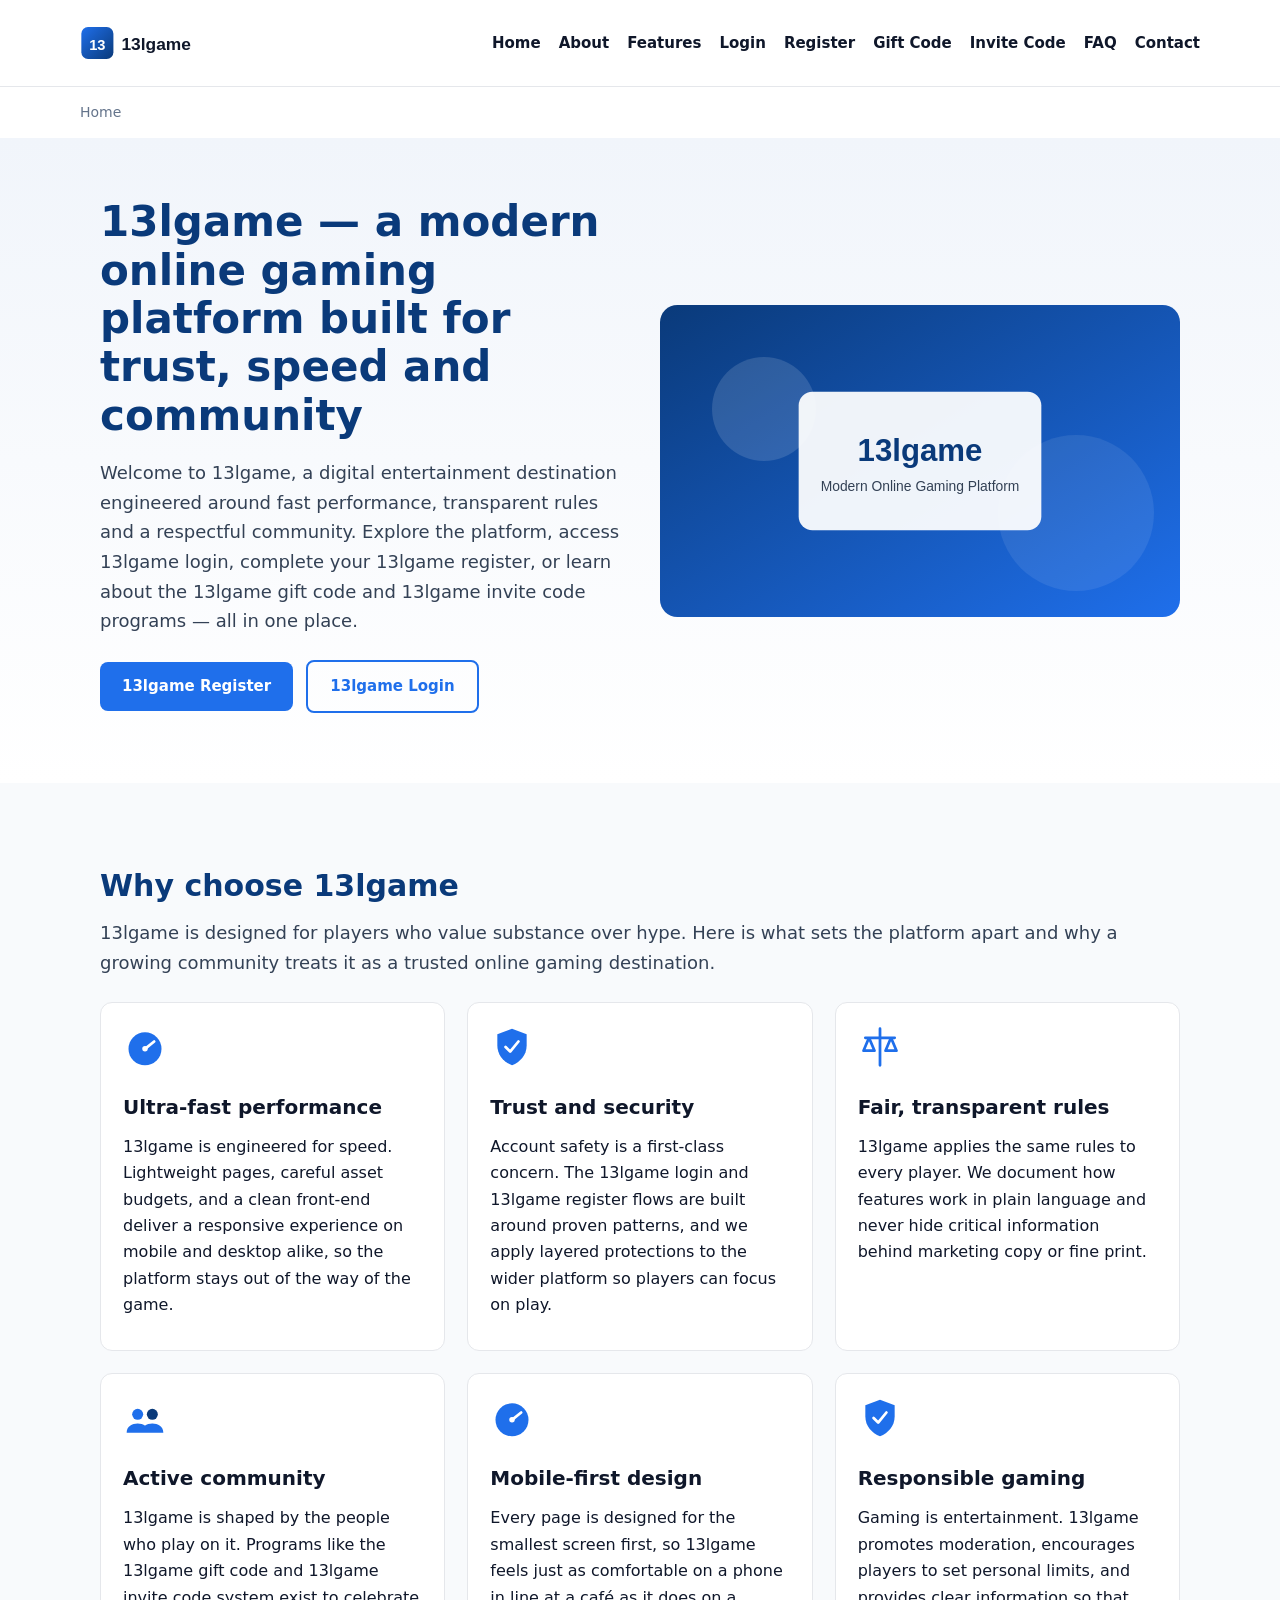
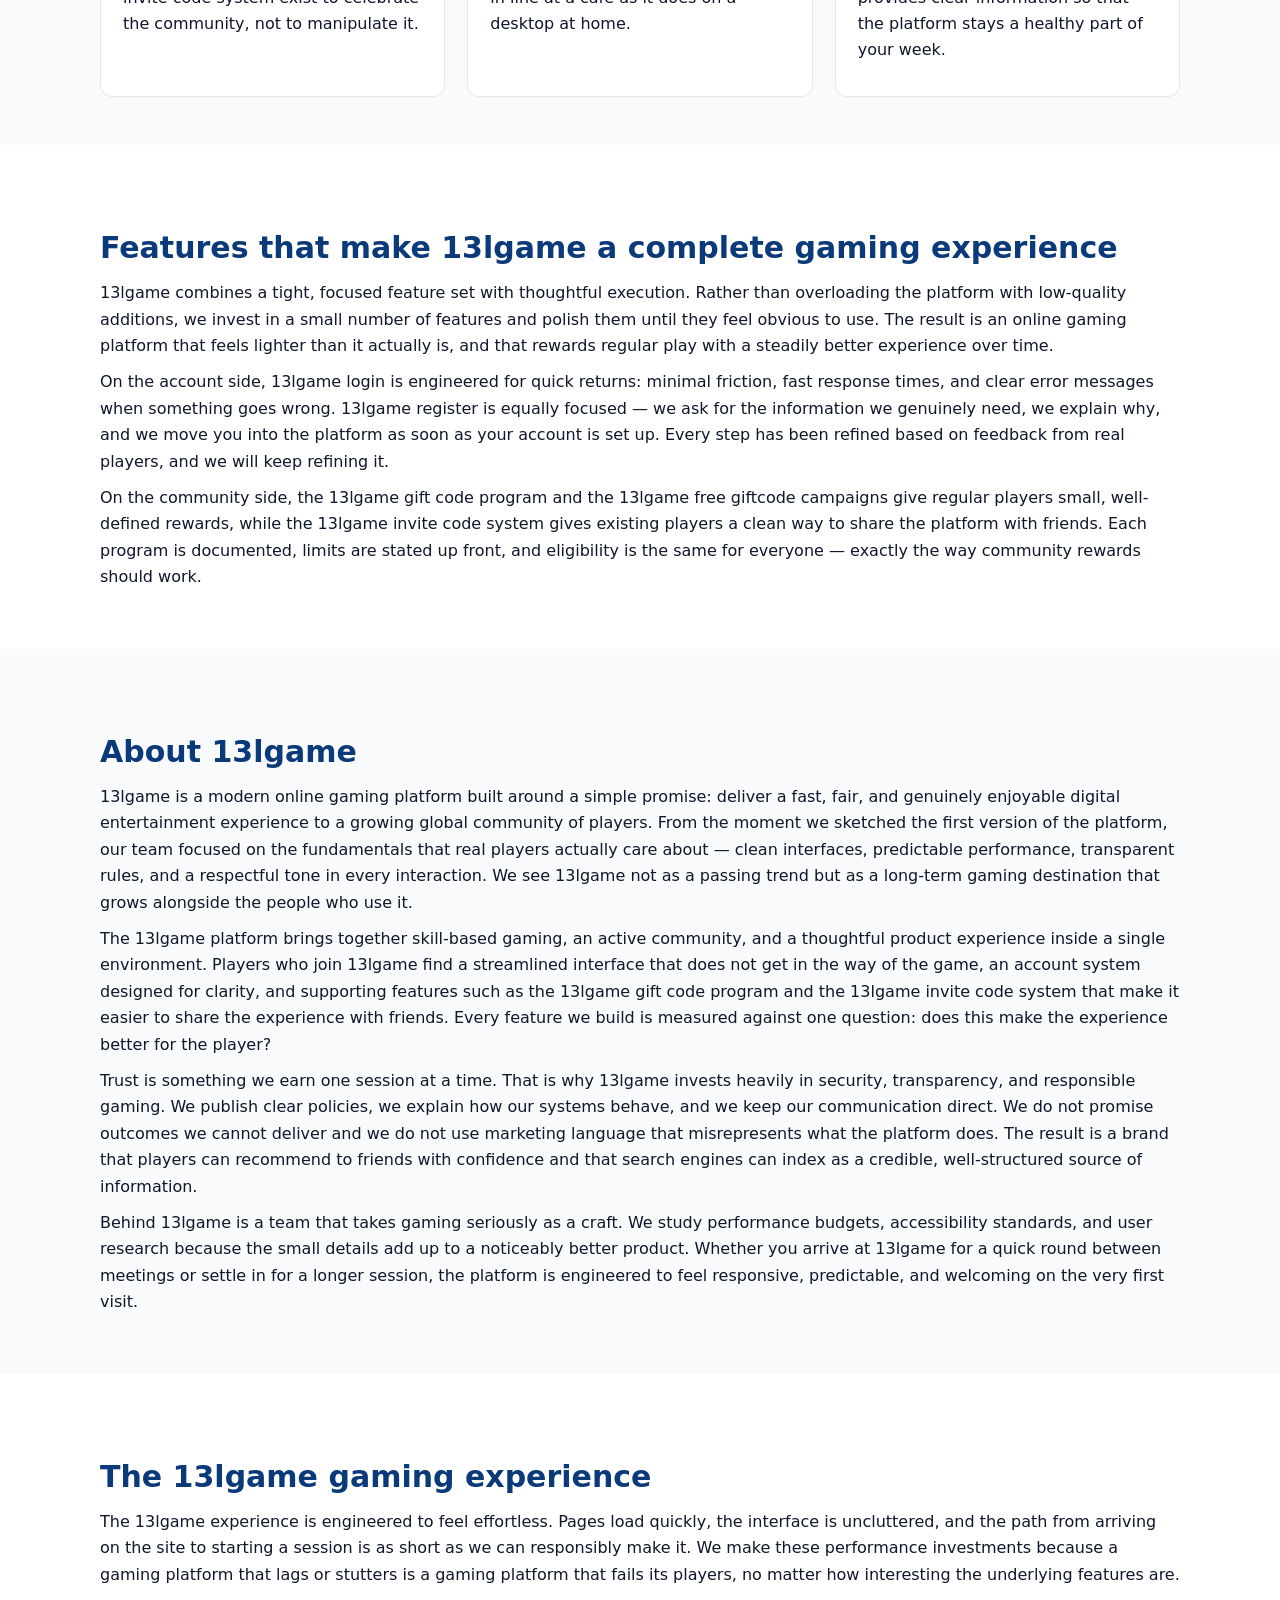
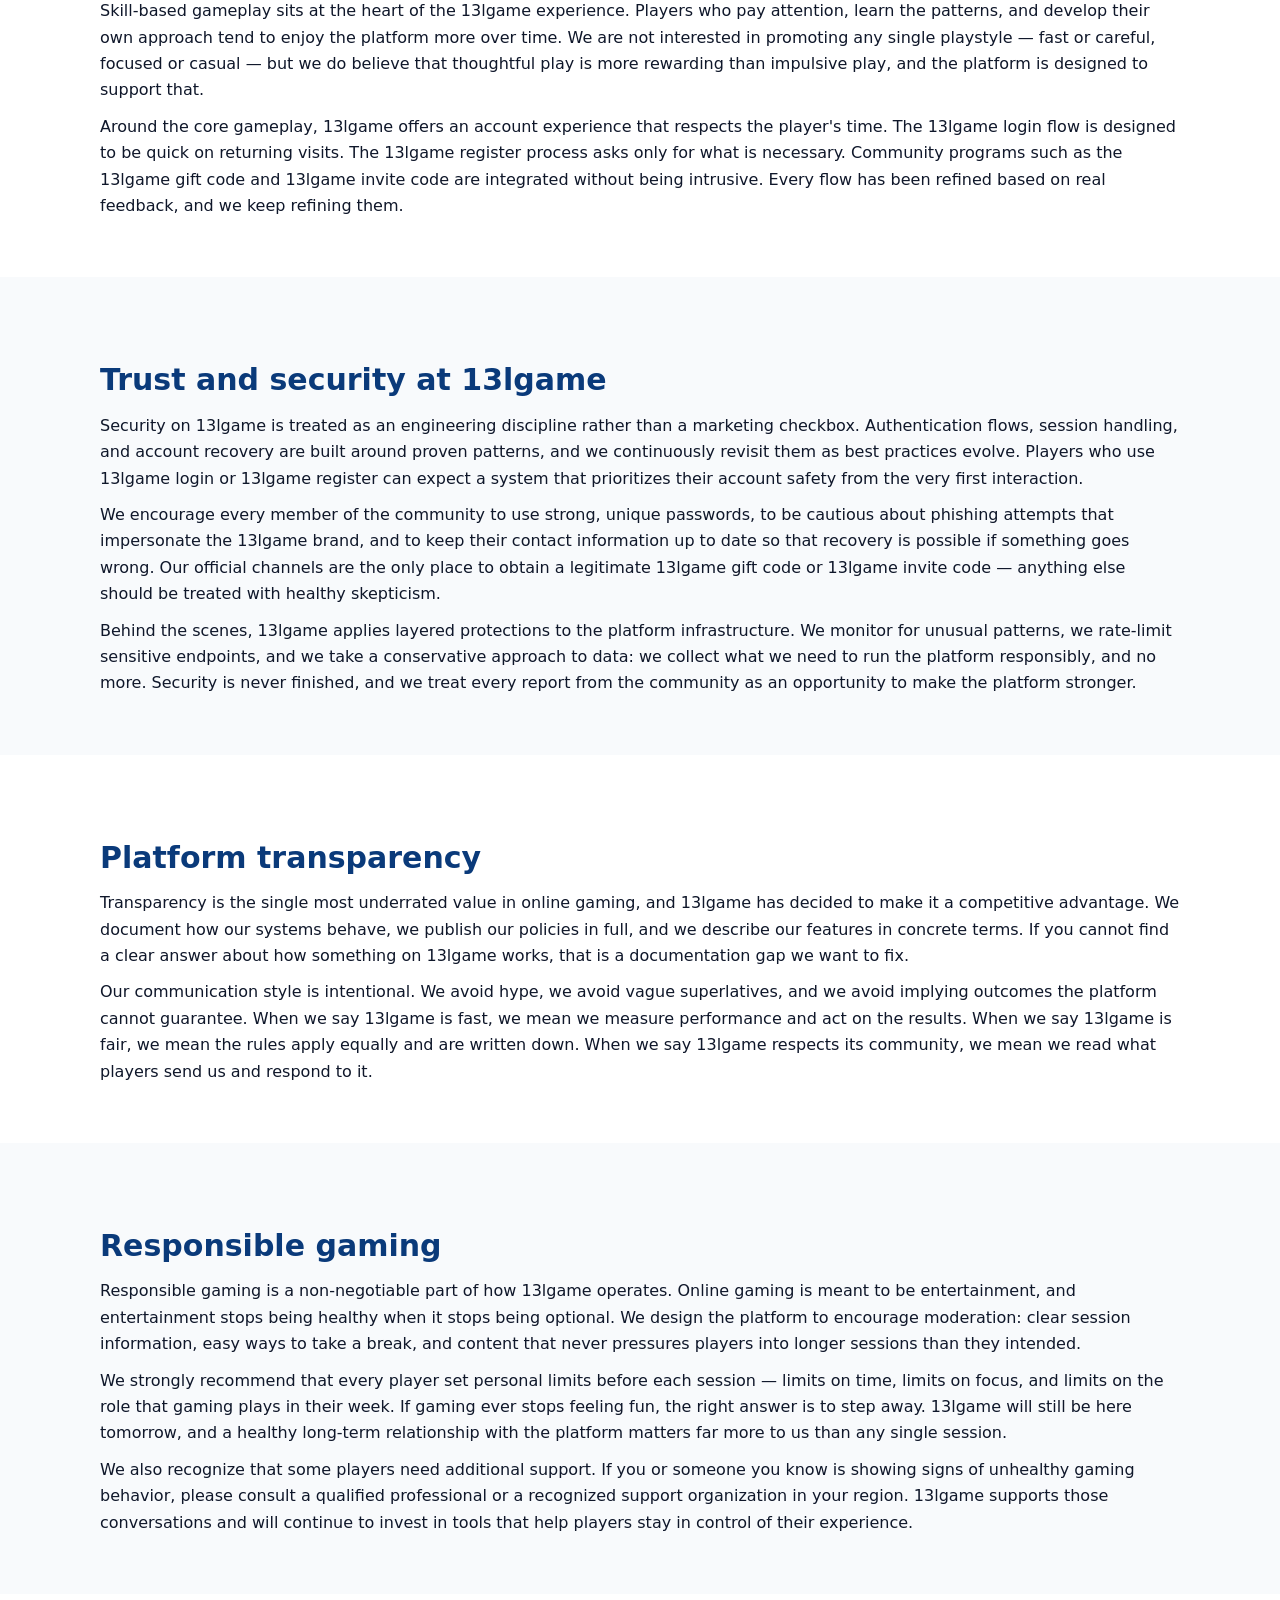
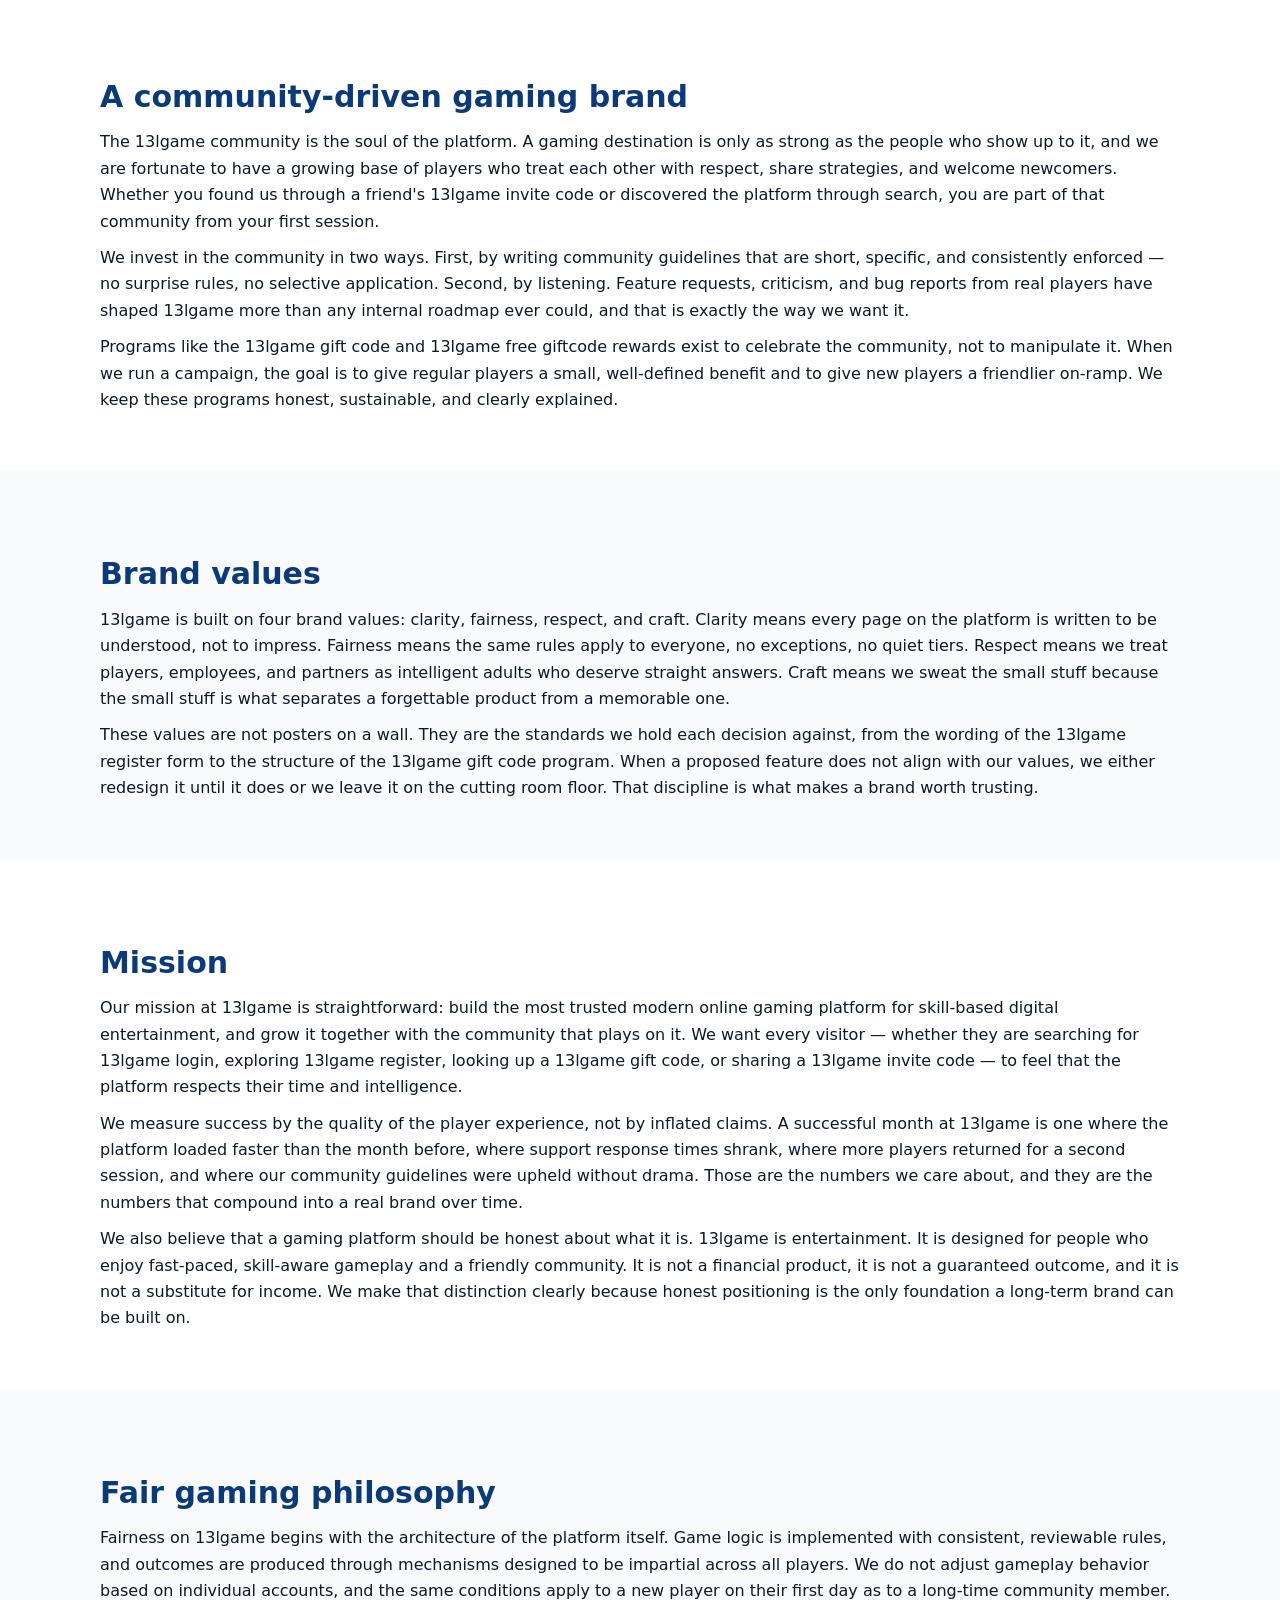
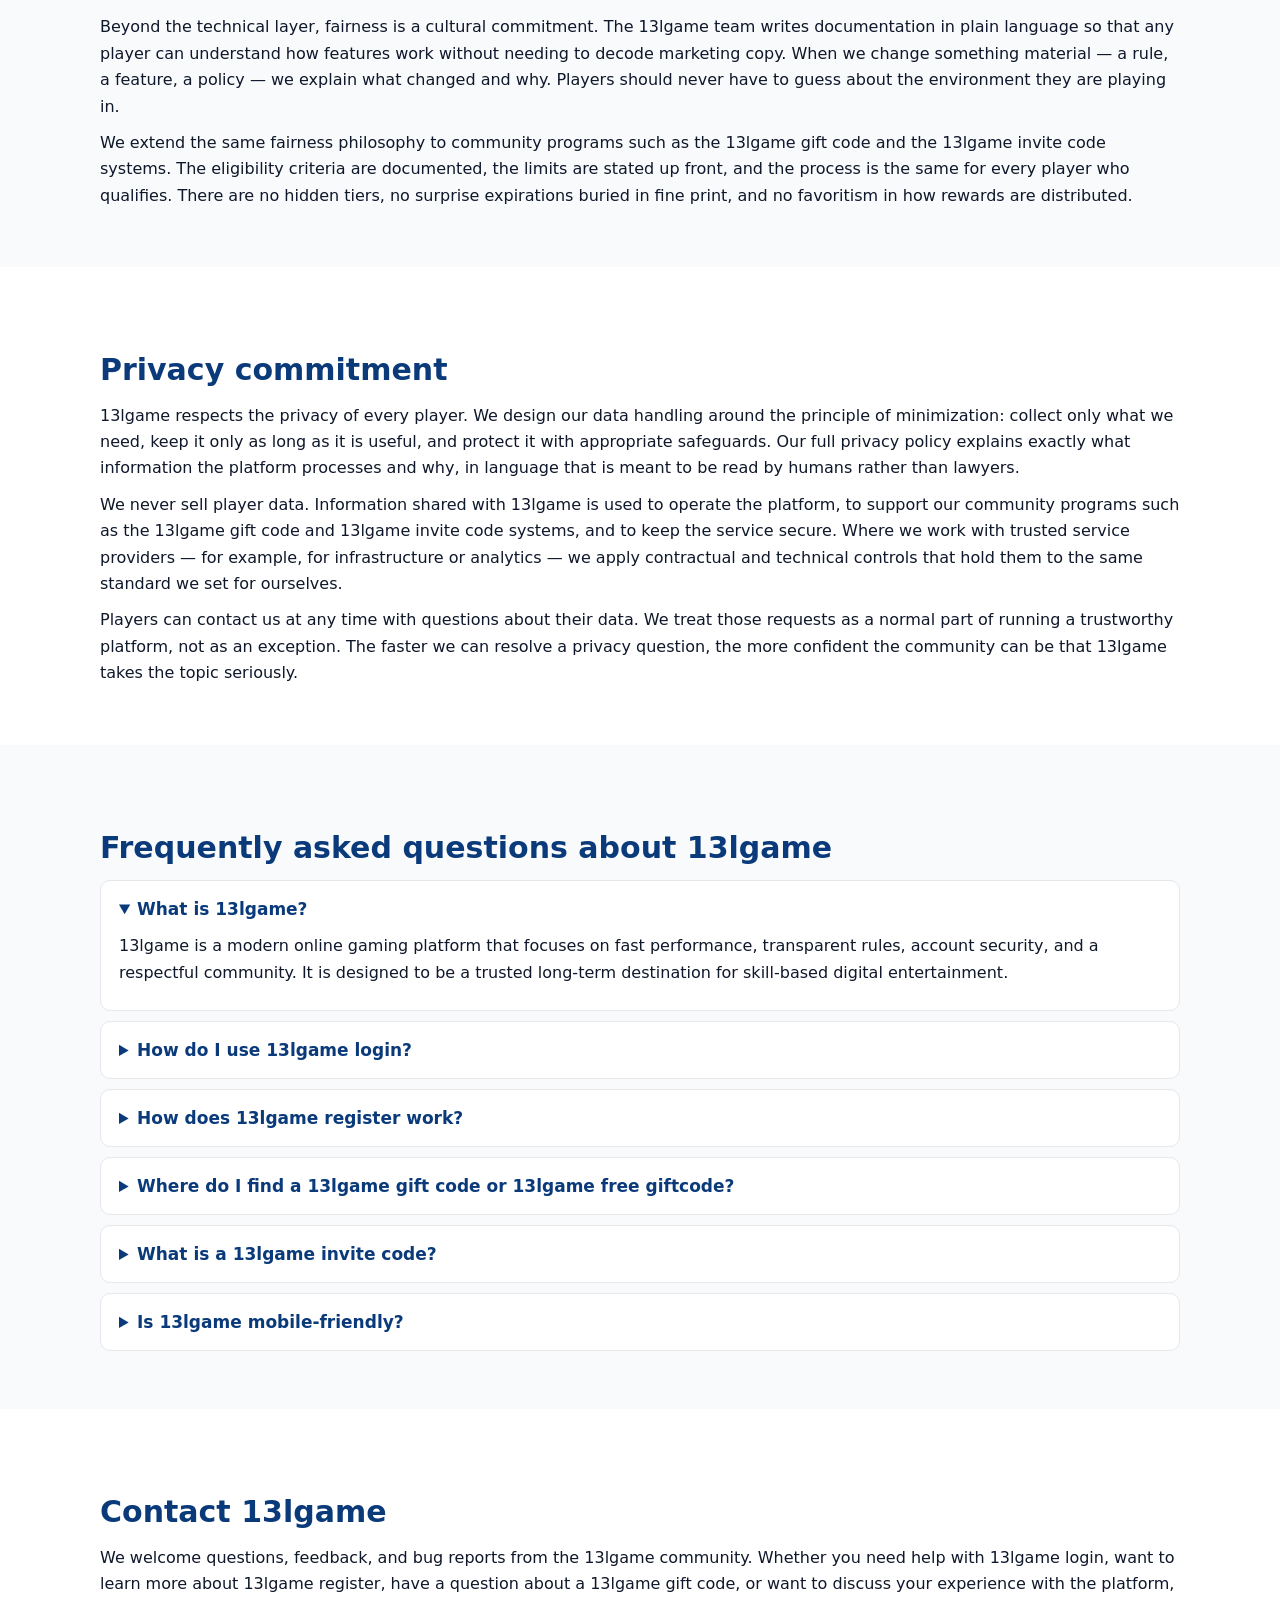
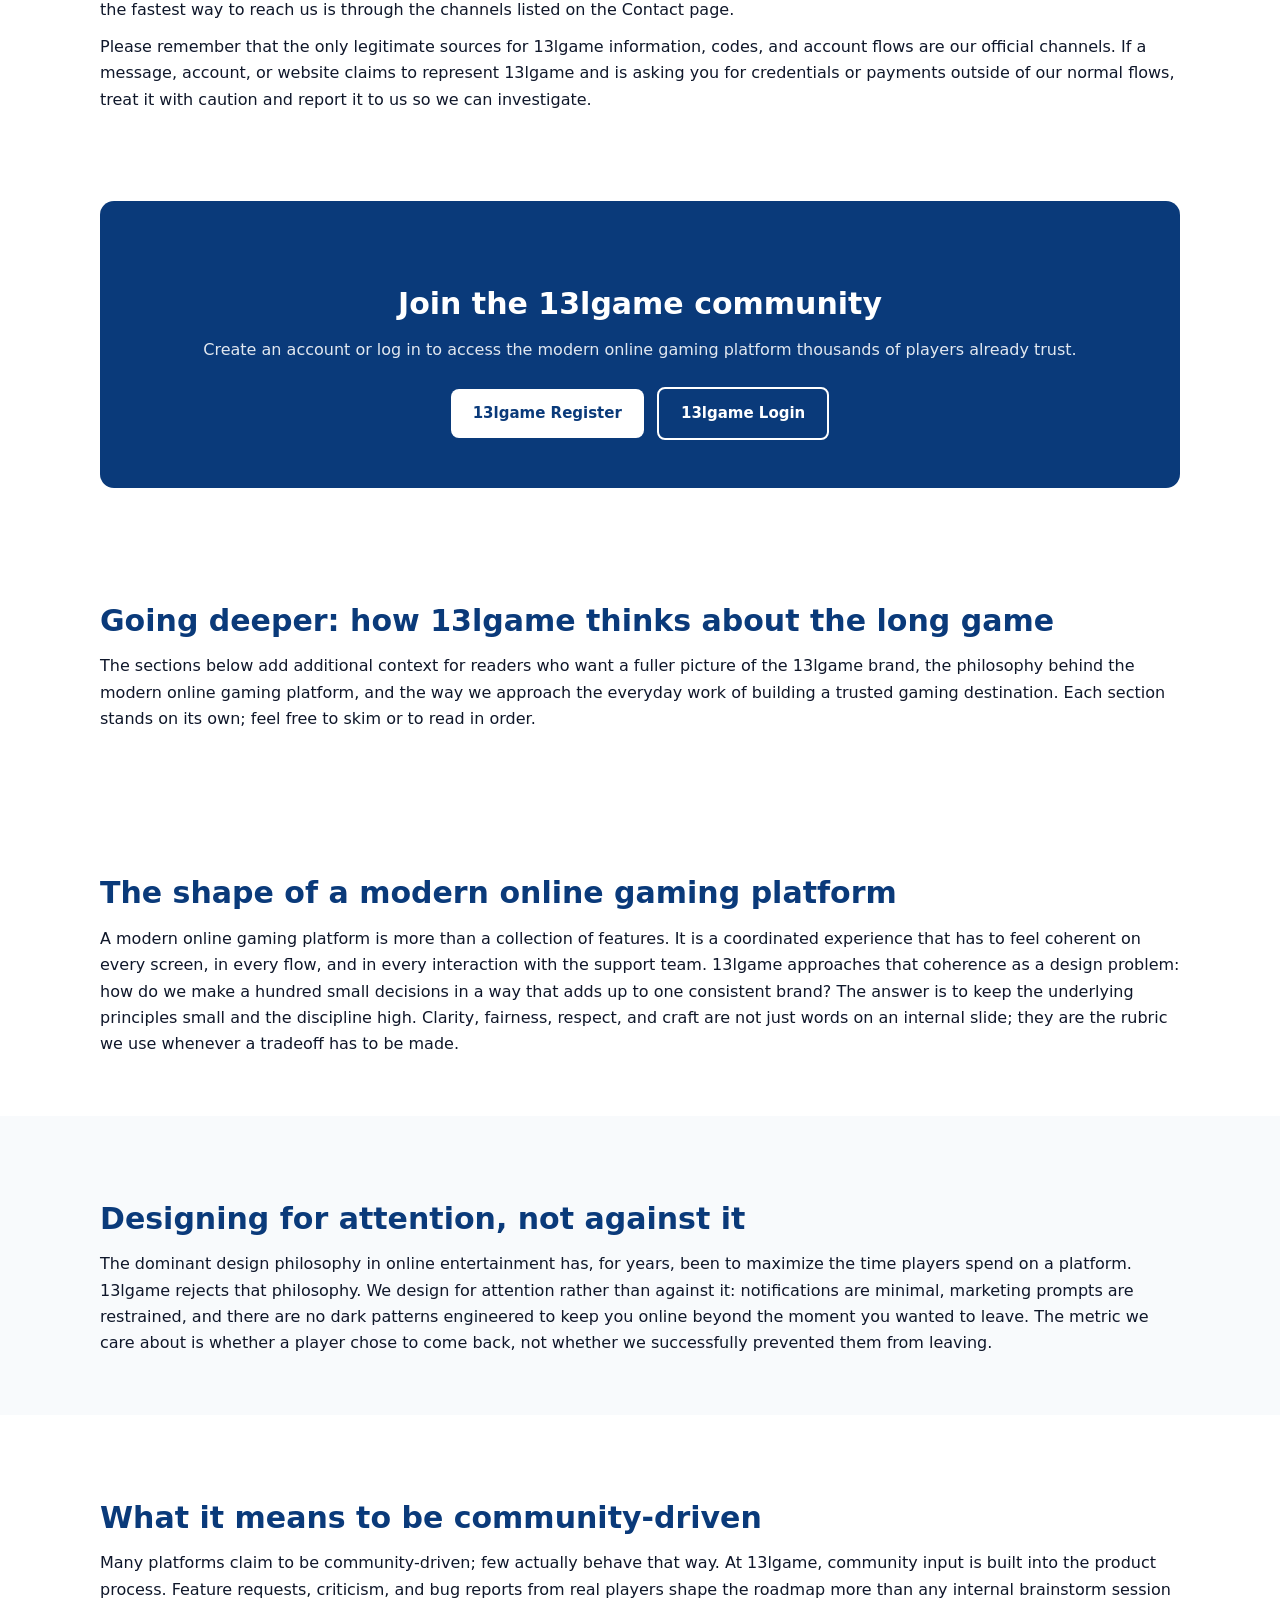
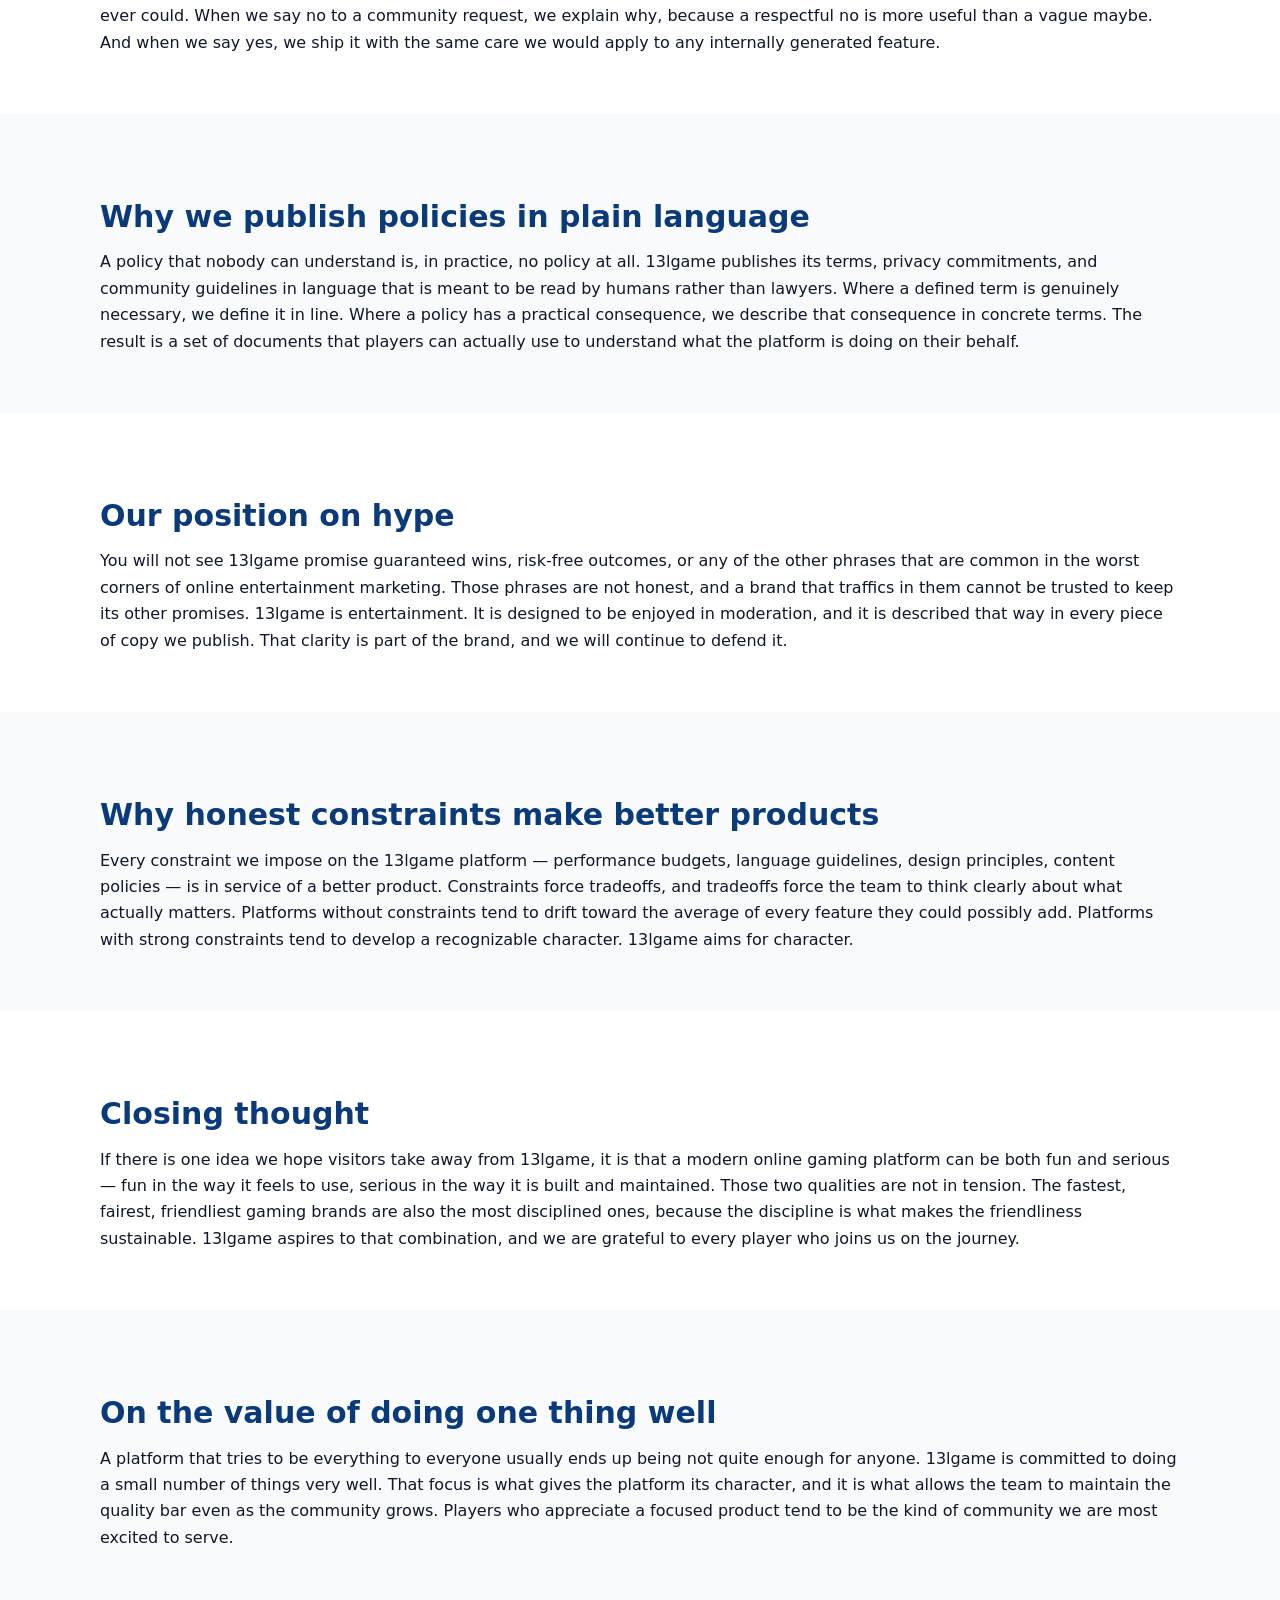
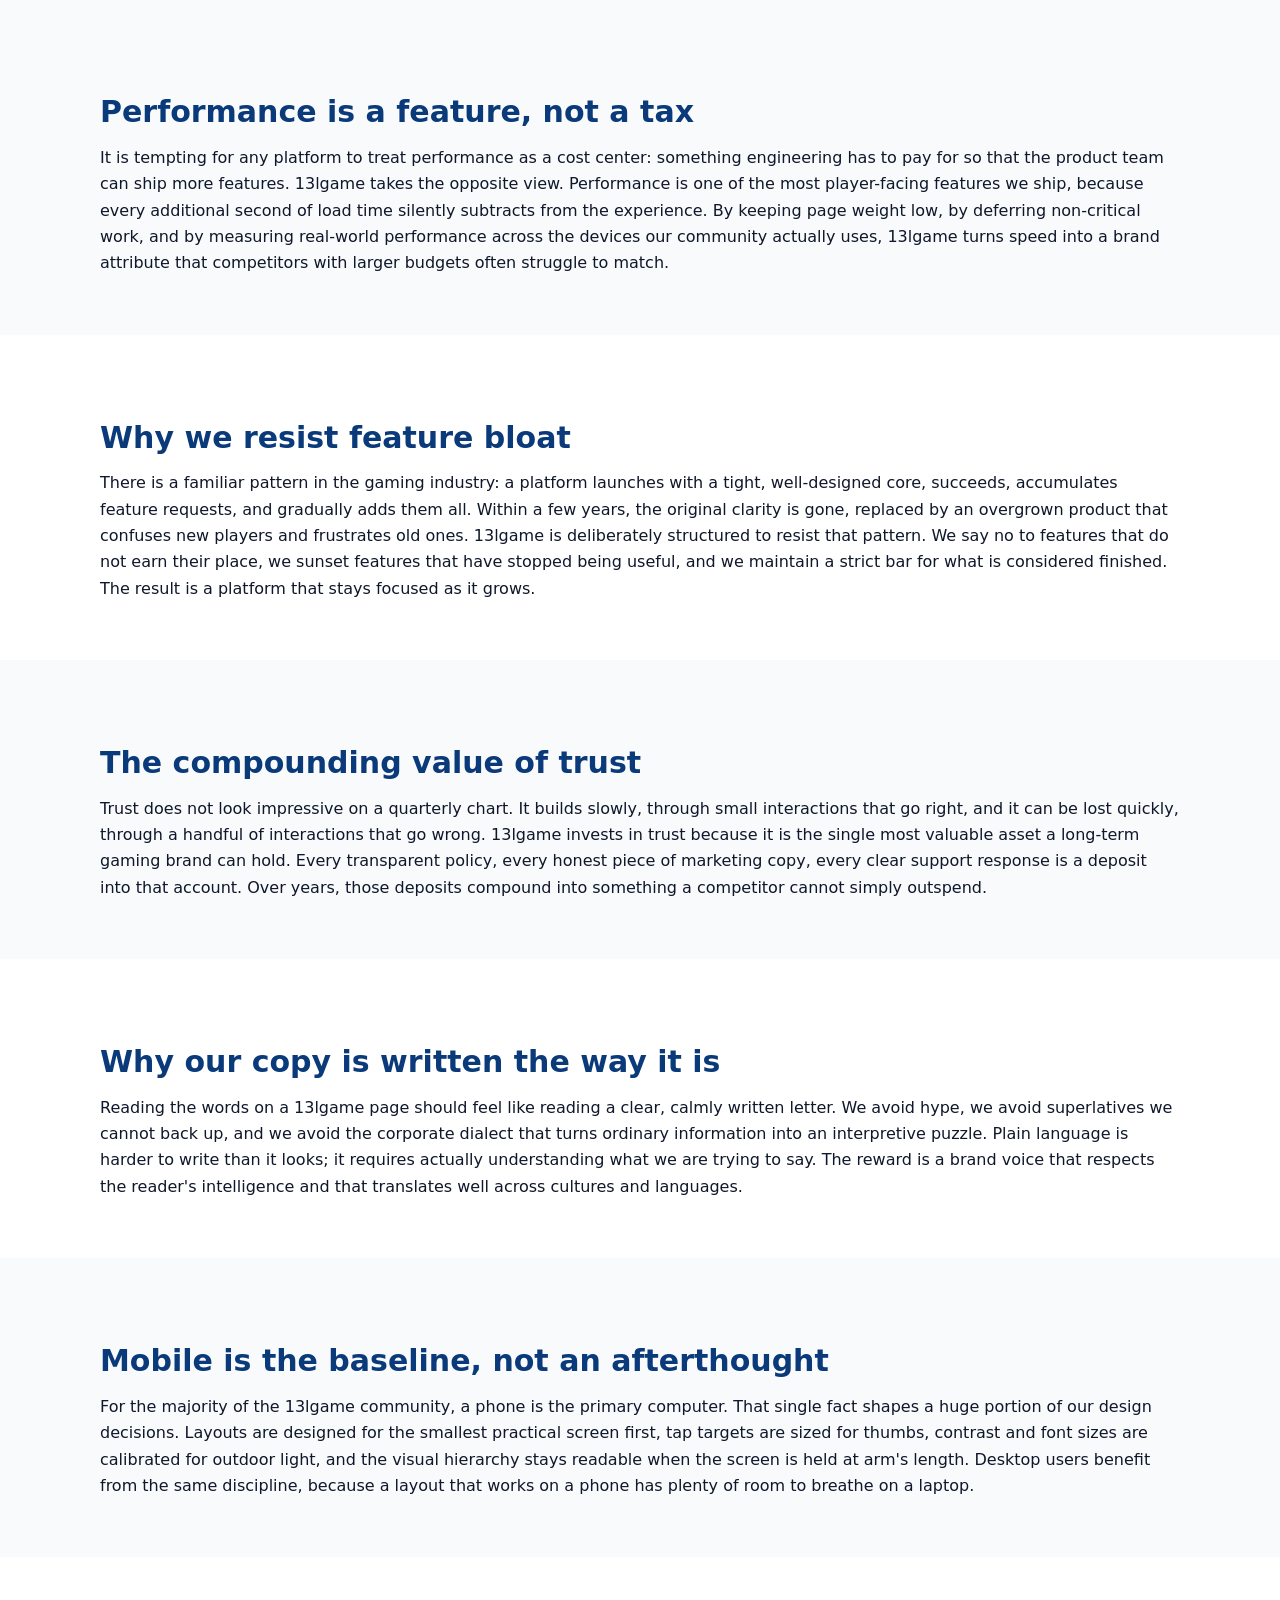
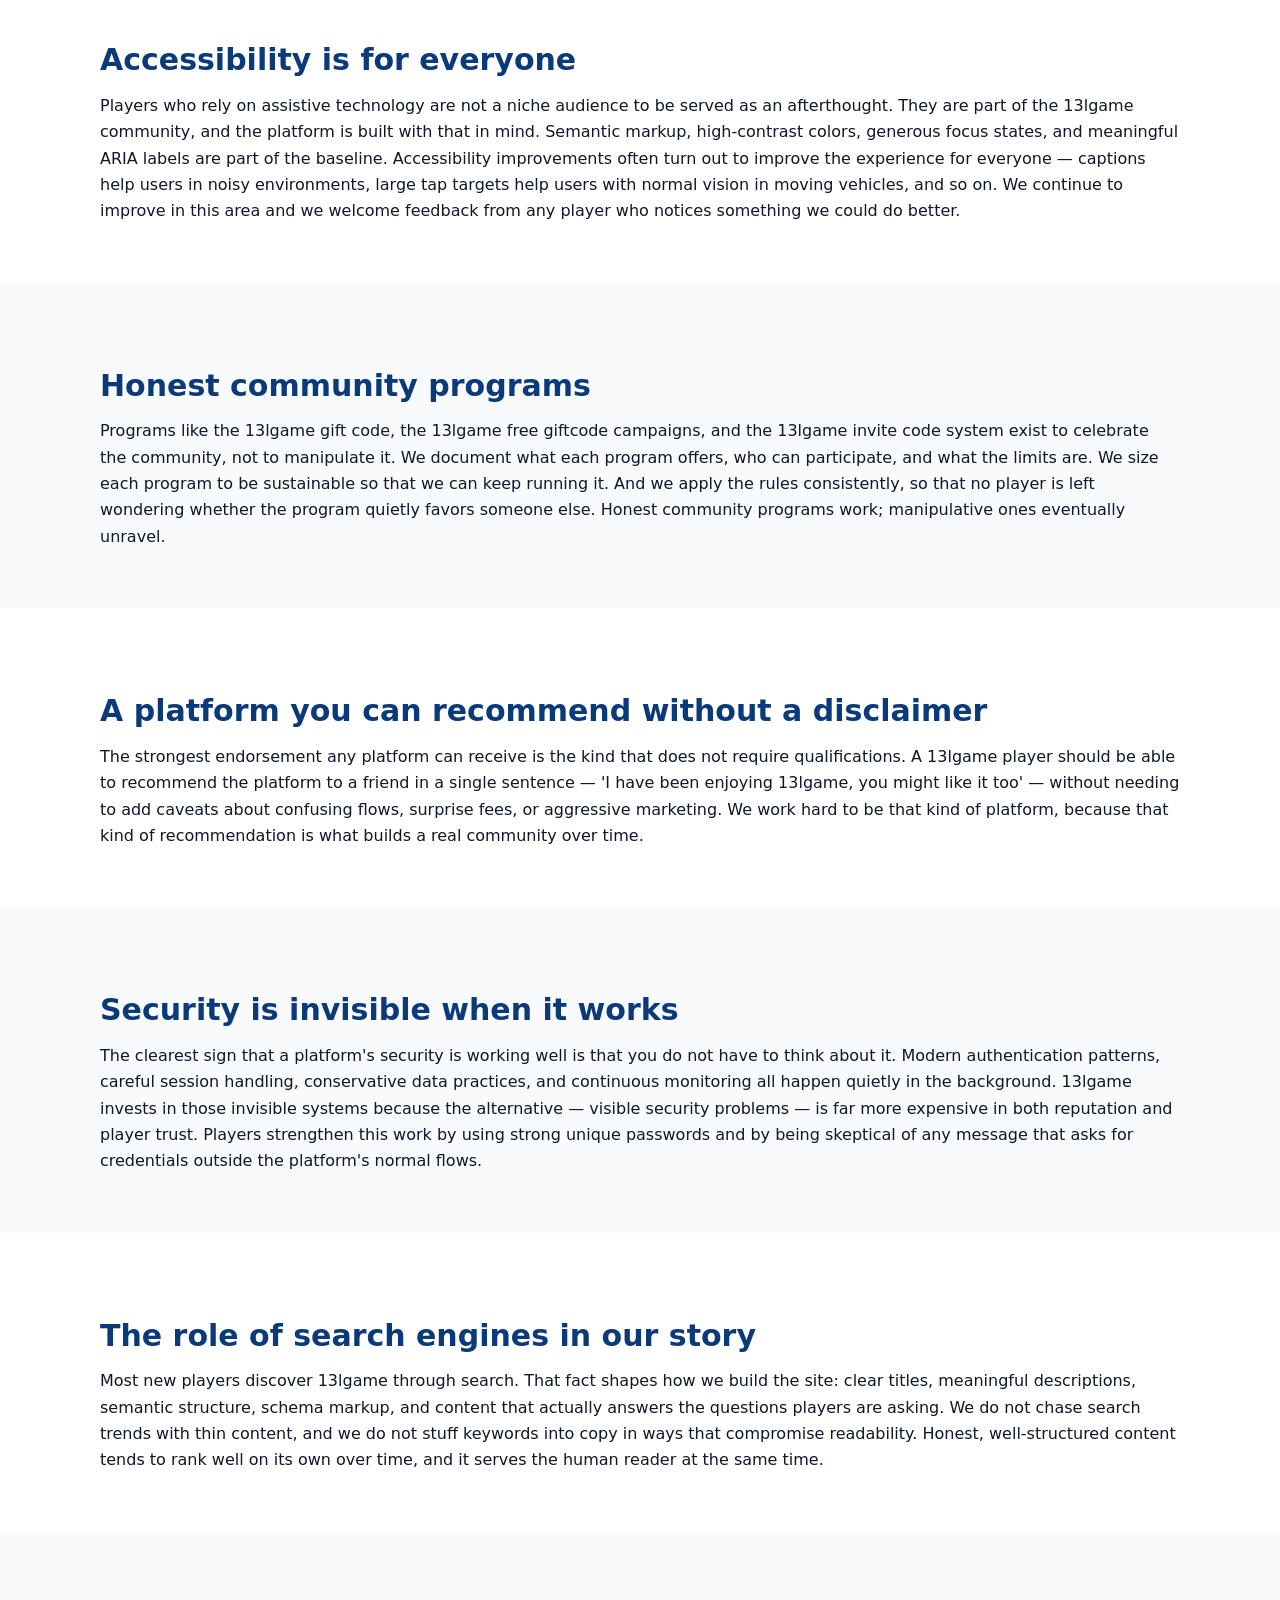
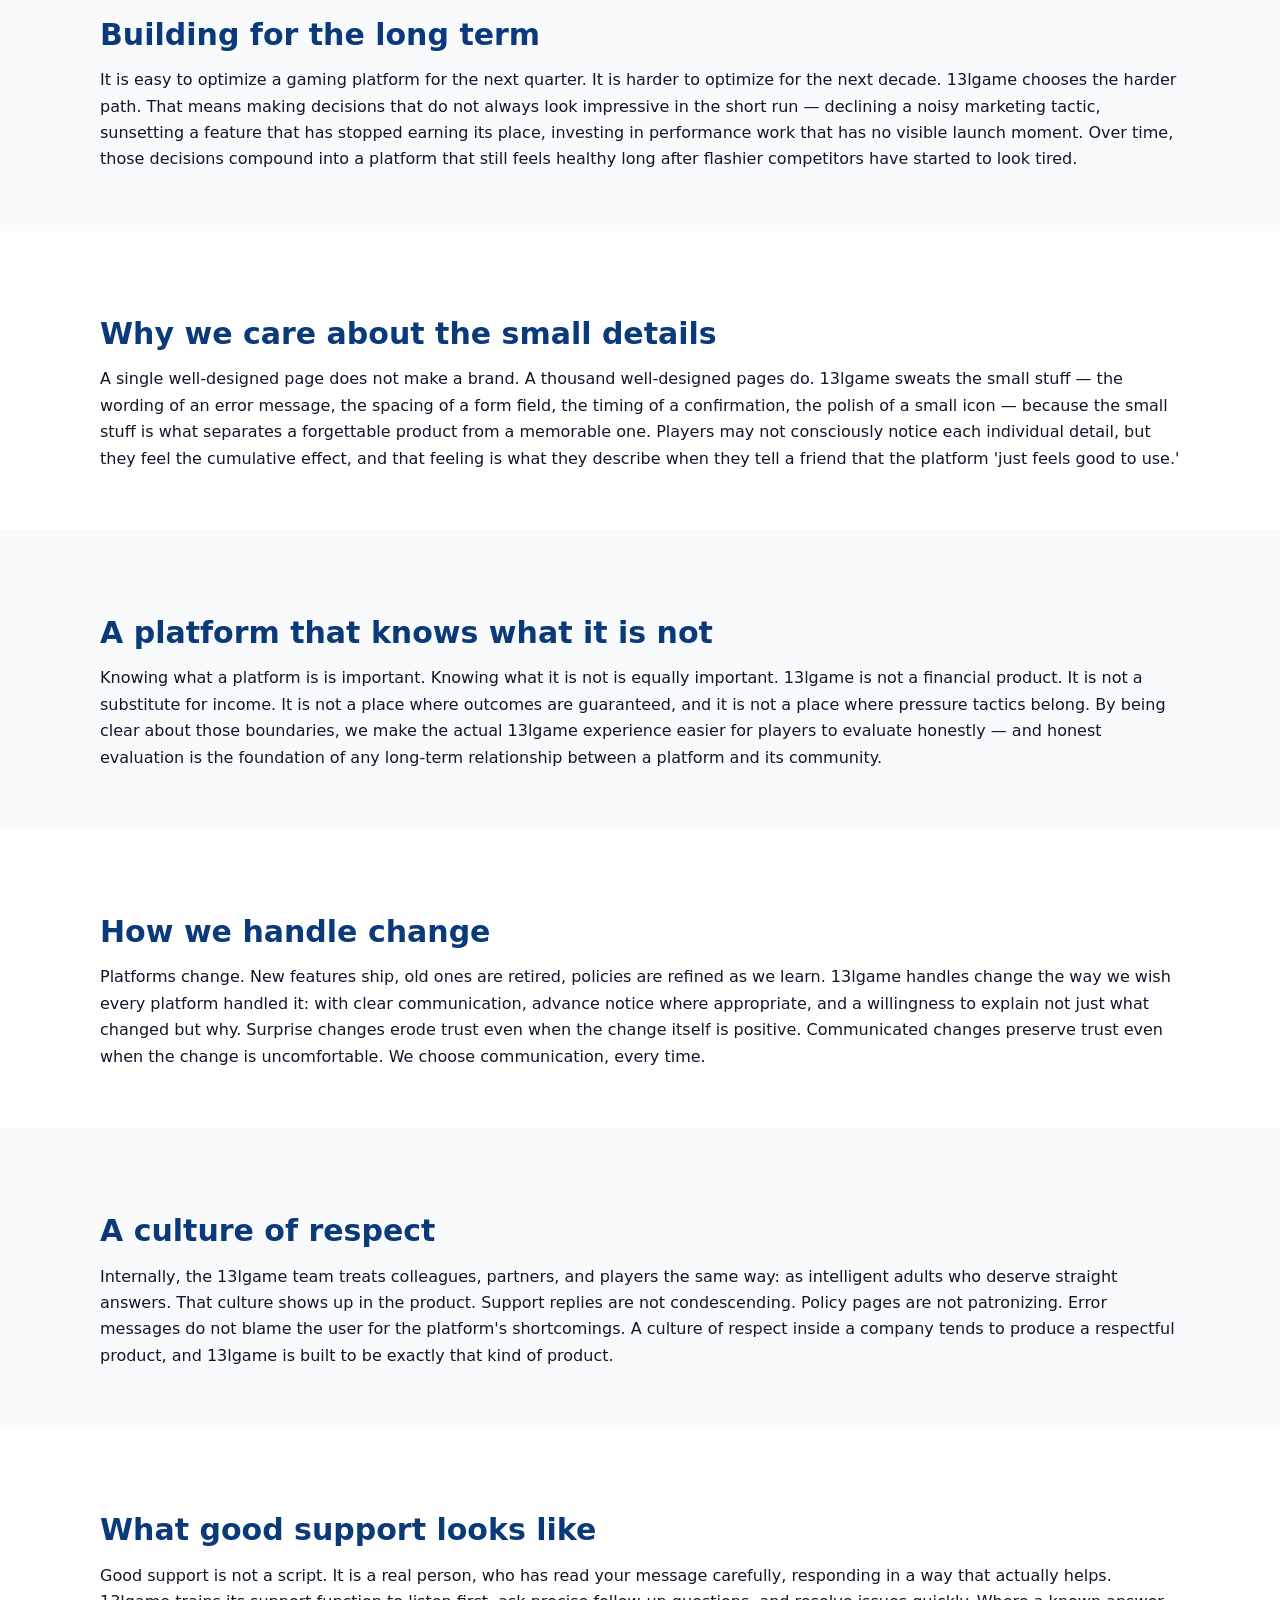
<file: index.html>
<!doctype html>
<html lang="en">
<head>
<meta charset="utf-8">
<meta name="viewport" content="width=device-width,initial-scale=1,viewport-fit=cover">
<title>13lgame — Modern Online Gaming Platform | 13lgame Login &amp; Register</title>
<meta name="description" content="13lgame is a modern online gaming platform built for speed, fairness and a trusted community. Discover 13lgame login, 13lgame register, gift code and invite code information.">
<meta name="keywords" content="13lgame, 13lgame login, 13lgame register, 13lgame free giftcode, 13lgame giftcode, 13lgame invite code, online gaming platform, digital entertainment">
<meta name="author" content="13lgame">
<meta name="robots" content="index,follow,max-image-preview:large,max-snippet:-1">
<meta name="theme-color" content="#0a3a7a">
<link rel="canonical" href="https://13lgames.live/">
<link rel="icon" type="image/svg+xml" href="/assets/favicon.svg">
<link rel="dns-prefetch" href="//13lgames.live">
<link rel="preconnect" href="https://13lgames.live" crossorigin>
<meta property="og:type" content="website">
<meta property="og:site_name" content="13lgame">
<meta property="og:title" content="13lgame — Modern Online Gaming Platform | 13lgame Login &amp; Register">
<meta property="og:description" content="13lgame is a modern online gaming platform built for speed, fairness and a trusted community. Discover 13lgame login, 13lgame register, gift code and invite code information.">
<meta property="og:url" content="https://13lgames.live/">
<meta property="og:image" content="https://13lgames.live/assets/hero.svg">
<meta name="twitter:card" content="summary_large_image">
<meta name="twitter:title" content="13lgame — Modern Online Gaming Platform | 13lgame Login &amp; Register">
<meta name="twitter:description" content="13lgame is a modern online gaming platform built for speed, fairness and a trusted community. Discover 13lgame login, 13lgame register, gift code and invite code information.">
<meta name="twitter:image" content="https://13lgames.live/assets/hero.svg">
<link rel="stylesheet" href="/assets/styles.css">
<script type="application/ld+json">{"@context":"https://schema.org","@type":"Organization","name":"13lgame","url":"https://13lgames.live","logo":{"@type":"ImageObject","url":"https://13lgames.live/assets/logo.svg"},"sameAs":["https://13lgames.live"],"description":"13lgame is a modern online gaming platform offering a fast, fair, and community-driven digital entertainment experience."}</script>
<script type="application/ld+json">{"@context":"https://schema.org","@type":"WebSite","name":"13lgame","url":"https://13lgames.live","potentialAction":{"@type":"SearchAction","target":"https://13lgames.live/?q={query}","query-input":"required name=query"}}</script>
<script type="application/ld+json">{"@context":"https://schema.org","@type":"WebPage","name":"13lgame \u2014 Modern Online Gaming Platform | 13lgame Login & Register","url":"https://13lgames.live/","description":"13lgame is a modern online gaming platform built for speed, fairness and a trusted community. Discover 13lgame login, 13lgame register, gift code and invite code information.","inLanguage":"en","isPartOf":{"@type":"WebSite","name":"13lgame","url":"https://13lgames.live"}}</script>
<script type="application/ld+json">{"@context":"https://schema.org","@type":"FAQPage","mainEntity":[{"@type":"Question","name":"What is 13lgame?","acceptedAnswer":{"@type":"Answer","text":"13lgame is a modern online gaming platform offering a fast, fair, skill-based digital entertainment experience for a growing global community of players."}},{"@type":"Question","name":"How do I access 13lgame login?","acceptedAnswer":{"@type":"Answer","text":"You can access the 13lgame login page from the main navigation. Enter your registered credentials to continue your session on the 13lgame platform."}},{"@type":"Question","name":"How does 13lgame register work?","acceptedAnswer":{"@type":"Answer","text":"The 13lgame register process is designed to be quick and clear. Visit the registration page, complete the required fields, and follow the on-screen steps to set up your account."}},{"@type":"Question","name":"Where can I find a 13lgame gift code?","acceptedAnswer":{"@type":"Answer","text":"Information about the 13lgame gift code and 13lgame free giftcode programs is published on our official Gift Code page. Only use codes obtained from official 13lgame channels."}},{"@type":"Question","name":"What is a 13lgame invite code?","acceptedAnswer":{"@type":"Answer","text":"A 13lgame invite code is a referral identifier shared by existing community members. It helps new players join the platform and signals where the introduction came from."}}]}</script>
</head>
<body>
<header class="site"><div class="container nav">
<a href="/" aria-label="13lgame home"><img class="logo" src="/assets/logo.svg" alt="13lgame logo" width="160" height="40"></a>
<nav aria-label="Primary"><ul>
<li><a href="/">Home</a></li>
<li><a href="/about.html">About</a></li>
<li><a href="/features.html">Features</a></li>
<li><a href="/login.html">Login</a></li>
<li><a href="/register.html">Register</a></li>
<li><a href="/giftcode.html">Gift Code</a></li>
<li><a href="/invite-code.html">Invite Code</a></li>
<li><a href="/faq.html">FAQ</a></li>
<li><a href="/contact.html">Contact</a></li>
</ul></nav></div></header>
<div class="container breadcrumb" aria-label="Breadcrumb"><a href="/">Home</a></div>
<script type="application/ld+json">{"@context":"https://schema.org","@type":"BreadcrumbList","itemListElement":[{"@type":"ListItem","position":1,"name":"Home","item":"https://13lgames.live/"}]}</script>
<section class="hero"><div class="container hero-grid">
<div>
<h1>13lgame — a modern online gaming platform built for trust, speed and community</h1>
<p class="lead">Welcome to 13lgame, a digital entertainment destination engineered around fast performance, transparent rules and a respectful community. Explore the platform, access 13lgame login, complete your 13lgame register, or learn about the 13lgame gift code and 13lgame invite code programs — all in one place.</p>
<p><a class="btn" href="/register.html">13lgame Register</a> <a class="btn outline" href="/login.html" style="margin-left:8px">13lgame Login</a></p>
</div>
<div><img src="/assets/hero.svg" alt="Illustration of the 13lgame online gaming platform interface" width="600" height="360"></div>
</div></section><section class="alt"><div class="container">
<h2>Why choose 13lgame</h2>
<p class="lead">13lgame is designed for players who value substance over hype. Here is what sets the platform apart and why a growing community treats it as a trusted online gaming destination.</p>
<div class="grid">
<div class="card"><img class="icon" src="/assets/icon-speed.svg" alt=""><h3>Ultra-fast performance</h3><p>13lgame is engineered for speed. Lightweight pages, careful asset budgets, and a clean front-end deliver a responsive experience on mobile and desktop alike, so the platform stays out of the way of the game.</p></div>
<div class="card"><img class="icon" src="/assets/icon-secure.svg" alt=""><h3>Trust and security</h3><p>Account safety is a first-class concern. The 13lgame login and 13lgame register flows are built around proven patterns, and we apply layered protections to the wider platform so players can focus on play.</p></div>
<div class="card"><img class="icon" src="/assets/icon-fair.svg" alt=""><h3>Fair, transparent rules</h3><p>13lgame applies the same rules to every player. We document how features work in plain language and never hide critical information behind marketing copy or fine print.</p></div>
<div class="card"><img class="icon" src="/assets/icon-community.svg" alt=""><h3>Active community</h3><p>13lgame is shaped by the people who play on it. Programs like the 13lgame gift code and 13lgame invite code system exist to celebrate the community, not to manipulate it.</p></div>
<div class="card"><img class="icon" src="/assets/icon-speed.svg" alt=""><h3>Mobile-first design</h3><p>Every page is designed for the smallest screen first, so 13lgame feels just as comfortable on a phone in line at a café as it does on a desktop at home.</p></div>
<div class="card"><img class="icon" src="/assets/icon-secure.svg" alt=""><h3>Responsible gaming</h3><p>Gaming is entertainment. 13lgame promotes moderation, encourages players to set personal limits, and provides clear information so that the platform stays a healthy part of your week.</p></div>
</div></div></section><section><div class='container'><h2>Features that make 13lgame a complete gaming experience</h2>
<p>13lgame combines a tight, focused feature set with thoughtful execution. Rather than overloading the platform with low-quality additions, we invest in a small number of features and polish them until they feel obvious to use. The result is an online gaming platform that feels lighter than it actually is, and that rewards regular play with a steadily better experience over time.</p>
<p>On the account side, 13lgame login is engineered for quick returns: minimal friction, fast response times, and clear error messages when something goes wrong. 13lgame register is equally focused — we ask for the information we genuinely need, we explain why, and we move you into the platform as soon as your account is set up. Every step has been refined based on feedback from real players, and we will keep refining it.</p>
<p>On the community side, the 13lgame gift code program and the 13lgame free giftcode campaigns give regular players small, well-defined rewards, while the 13lgame invite code system gives existing players a clean way to share the platform with friends. Each program is documented, limits are stated up front, and eligibility is the same for everyone — exactly the way community rewards should work.</p>
</div></section>
<section class='alt'><div class='container'><h2>About 13lgame</h2>
<p>13lgame is a modern online gaming platform built around a simple promise: deliver a fast, fair, and genuinely enjoyable digital entertainment experience to a growing global community of players. From the moment we sketched the first version of the platform, our team focused on the fundamentals that real players actually care about — clean interfaces, predictable performance, transparent rules, and a respectful tone in every interaction. We see 13lgame not as a passing trend but as a long-term gaming destination that grows alongside the people who use it.</p>
<p>The 13lgame platform brings together skill-based gaming, an active community, and a thoughtful product experience inside a single environment. Players who join 13lgame find a streamlined interface that does not get in the way of the game, an account system designed for clarity, and supporting features such as the 13lgame gift code program and the 13lgame invite code system that make it easier to share the experience with friends. Every feature we build is measured against one question: does this make the experience better for the player?</p>
<p>Trust is something we earn one session at a time. That is why 13lgame invests heavily in security, transparency, and responsible gaming. We publish clear policies, we explain how our systems behave, and we keep our communication direct. We do not promise outcomes we cannot deliver and we do not use marketing language that misrepresents what the platform does. The result is a brand that players can recommend to friends with confidence and that search engines can index as a credible, well-structured source of information.</p>
<p>Behind 13lgame is a team that takes gaming seriously as a craft. We study performance budgets, accessibility standards, and user research because the small details add up to a noticeably better product. Whether you arrive at 13lgame for a quick round between meetings or settle in for a longer session, the platform is engineered to feel responsive, predictable, and welcoming on the very first visit.</p>
</div></section>
<section><div class='container'><h2>The 13lgame gaming experience</h2>
<p>The 13lgame experience is engineered to feel effortless. Pages load quickly, the interface is uncluttered, and the path from arriving on the site to starting a session is as short as we can responsibly make it. We make these performance investments because a gaming platform that lags or stutters is a gaming platform that fails its players, no matter how interesting the underlying features are.</p>
<p>Skill-based gameplay sits at the heart of the 13lgame experience. Players who pay attention, learn the patterns, and develop their own approach tend to enjoy the platform more over time. We are not interested in promoting any single playstyle — fast or careful, focused or casual — but we do believe that thoughtful play is more rewarding than impulsive play, and the platform is designed to support that.</p>
<p>Around the core gameplay, 13lgame offers an account experience that respects the player's time. The 13lgame login flow is designed to be quick on returning visits. The 13lgame register process asks only for what is necessary. Community programs such as the 13lgame gift code and 13lgame invite code are integrated without being intrusive. Every flow has been refined based on real feedback, and we keep refining them.</p>
</div></section>
<section class='alt'><div class='container'><h2>Trust and security at 13lgame</h2>
<p>Security on 13lgame is treated as an engineering discipline rather than a marketing checkbox. Authentication flows, session handling, and account recovery are built around proven patterns, and we continuously revisit them as best practices evolve. Players who use 13lgame login or 13lgame register can expect a system that prioritizes their account safety from the very first interaction.</p>
<p>We encourage every member of the community to use strong, unique passwords, to be cautious about phishing attempts that impersonate the 13lgame brand, and to keep their contact information up to date so that recovery is possible if something goes wrong. Our official channels are the only place to obtain a legitimate 13lgame gift code or 13lgame invite code — anything else should be treated with healthy skepticism.</p>
<p>Behind the scenes, 13lgame applies layered protections to the platform infrastructure. We monitor for unusual patterns, we rate-limit sensitive endpoints, and we take a conservative approach to data: we collect what we need to run the platform responsibly, and no more. Security is never finished, and we treat every report from the community as an opportunity to make the platform stronger.</p>
</div></section>
<section><div class='container'><h2>Platform transparency</h2>
<p>Transparency is the single most underrated value in online gaming, and 13lgame has decided to make it a competitive advantage. We document how our systems behave, we publish our policies in full, and we describe our features in concrete terms. If you cannot find a clear answer about how something on 13lgame works, that is a documentation gap we want to fix.</p>
<p>Our communication style is intentional. We avoid hype, we avoid vague superlatives, and we avoid implying outcomes the platform cannot guarantee. When we say 13lgame is fast, we mean we measure performance and act on the results. When we say 13lgame is fair, we mean the rules apply equally and are written down. When we say 13lgame respects its community, we mean we read what players send us and respond to it.</p>
</div></section>
<section class='alt'><div class='container'><h2>Responsible gaming</h2>
<p>Responsible gaming is a non-negotiable part of how 13lgame operates. Online gaming is meant to be entertainment, and entertainment stops being healthy when it stops being optional. We design the platform to encourage moderation: clear session information, easy ways to take a break, and content that never pressures players into longer sessions than they intended.</p>
<p>We strongly recommend that every player set personal limits before each session — limits on time, limits on focus, and limits on the role that gaming plays in their week. If gaming ever stops feeling fun, the right answer is to step away. 13lgame will still be here tomorrow, and a healthy long-term relationship with the platform matters far more to us than any single session.</p>
<p>We also recognize that some players need additional support. If you or someone you know is showing signs of unhealthy gaming behavior, please consult a qualified professional or a recognized support organization in your region. 13lgame supports those conversations and will continue to invest in tools that help players stay in control of their experience.</p>
</div></section>
<section><div class='container'><h2>A community-driven gaming brand</h2>
<p>The 13lgame community is the soul of the platform. A gaming destination is only as strong as the people who show up to it, and we are fortunate to have a growing base of players who treat each other with respect, share strategies, and welcome newcomers. Whether you found us through a friend's 13lgame invite code or discovered the platform through search, you are part of that community from your first session.</p>
<p>We invest in the community in two ways. First, by writing community guidelines that are short, specific, and consistently enforced — no surprise rules, no selective application. Second, by listening. Feature requests, criticism, and bug reports from real players have shaped 13lgame more than any internal roadmap ever could, and that is exactly the way we want it.</p>
<p>Programs like the 13lgame gift code and 13lgame free giftcode rewards exist to celebrate the community, not to manipulate it. When we run a campaign, the goal is to give regular players a small, well-defined benefit and to give new players a friendlier on-ramp. We keep these programs honest, sustainable, and clearly explained.</p>
</div></section>
<section class='alt'><div class='container'><h2>Brand values</h2>
<p>13lgame is built on four brand values: clarity, fairness, respect, and craft. Clarity means every page on the platform is written to be understood, not to impress. Fairness means the same rules apply to everyone, no exceptions, no quiet tiers. Respect means we treat players, employees, and partners as intelligent adults who deserve straight answers. Craft means we sweat the small stuff because the small stuff is what separates a forgettable product from a memorable one.</p>
<p>These values are not posters on a wall. They are the standards we hold each decision against, from the wording of the 13lgame register form to the structure of the 13lgame gift code program. When a proposed feature does not align with our values, we either redesign it until it does or we leave it on the cutting room floor. That discipline is what makes a brand worth trusting.</p>
</div></section>
<section><div class='container'><h2>Mission</h2>
<p>Our mission at 13lgame is straightforward: build the most trusted modern online gaming platform for skill-based digital entertainment, and grow it together with the community that plays on it. We want every visitor — whether they are searching for 13lgame login, exploring 13lgame register, looking up a 13lgame gift code, or sharing a 13lgame invite code — to feel that the platform respects their time and intelligence.</p>
<p>We measure success by the quality of the player experience, not by inflated claims. A successful month at 13lgame is one where the platform loaded faster than the month before, where support response times shrank, where more players returned for a second session, and where our community guidelines were upheld without drama. Those are the numbers we care about, and they are the numbers that compound into a real brand over time.</p>
<p>We also believe that a gaming platform should be honest about what it is. 13lgame is entertainment. It is designed for people who enjoy fast-paced, skill-aware gameplay and a friendly community. It is not a financial product, it is not a guaranteed outcome, and it is not a substitute for income. We make that distinction clearly because honest positioning is the only foundation a long-term brand can be built on.</p>
</div></section>
<section class='alt'><div class='container'><h2>Fair gaming philosophy</h2>
<p>Fairness on 13lgame begins with the architecture of the platform itself. Game logic is implemented with consistent, reviewable rules, and outcomes are produced through mechanisms designed to be impartial across all players. We do not adjust gameplay behavior based on individual accounts, and the same conditions apply to a new player on their first day as to a long-time community member.</p>
<p>Beyond the technical layer, fairness is a cultural commitment. The 13lgame team writes documentation in plain language so that any player can understand how features work without needing to decode marketing copy. When we change something material — a rule, a feature, a policy — we explain what changed and why. Players should never have to guess about the environment they are playing in.</p>
<p>We extend the same fairness philosophy to community programs such as the 13lgame gift code and the 13lgame invite code systems. The eligibility criteria are documented, the limits are stated up front, and the process is the same for every player who qualifies. There are no hidden tiers, no surprise expirations buried in fine print, and no favoritism in how rewards are distributed.</p>
</div></section>
<section><div class='container'><h2>Privacy commitment</h2>
<p>13lgame respects the privacy of every player. We design our data handling around the principle of minimization: collect only what we need, keep it only as long as it is useful, and protect it with appropriate safeguards. Our full privacy policy explains exactly what information the platform processes and why, in language that is meant to be read by humans rather than lawyers.</p>
<p>We never sell player data. Information shared with 13lgame is used to operate the platform, to support our community programs such as the 13lgame gift code and 13lgame invite code systems, and to keep the service secure. Where we work with trusted service providers — for example, for infrastructure or analytics — we apply contractual and technical controls that hold them to the same standard we set for ourselves.</p>
<p>Players can contact us at any time with questions about their data. We treat those requests as a normal part of running a trustworthy platform, not as an exception. The faster we can resolve a privacy question, the more confident the community can be that 13lgame takes the topic seriously.</p>
</div></section>
<section class='alt'><div class='container faq'>
<h2>Frequently asked questions about 13lgame</h2>
<details open><summary>What is 13lgame?</summary><p>13lgame is a modern online gaming platform that focuses on fast performance, transparent rules, account security, and a respectful community. It is designed to be a trusted long-term destination for skill-based digital entertainment.</p></details>
<details><summary>How do I use 13lgame login?</summary><p>Open the 13lgame login page from the main navigation, enter the credentials you created during 13lgame register, and continue to the platform. If you ever forget your password, use the recovery flow and make sure your contact information is up to date.</p></details>
<details><summary>How does 13lgame register work?</summary><p>The 13lgame register page walks you through a short account creation flow. We ask only for the information we genuinely need, explain why, and move you into the platform once your account is set up.</p></details>
<details><summary>Where do I find a 13lgame gift code or 13lgame free giftcode?</summary><p>Official information about the 13lgame gift code and 13lgame free giftcode programs is published on our Gift Code page. Only use codes you obtained from official 13lgame channels.</p></details>
<details><summary>What is a 13lgame invite code?</summary><p>A 13lgame invite code is a referral identifier shared by existing players. It helps new community members join 13lgame and signals where the introduction came from.</p></details>
<details><summary>Is 13lgame mobile-friendly?</summary><p>Yes. 13lgame is built mobile-first, so the experience is responsive, fast, and comfortable on phones, tablets, and desktops alike.</p></details>
</div></section><section><div class='container'><h2>Contact 13lgame</h2>
<p>We welcome questions, feedback, and bug reports from the 13lgame community. Whether you need help with 13lgame login, want to learn more about 13lgame register, have a question about a 13lgame gift code, or want to discuss your experience with the platform, the fastest way to reach us is through the channels listed on the Contact page.</p>
<p>Please remember that the only legitimate sources for 13lgame information, codes, and account flows are our official channels. If a message, account, or website claims to represent 13lgame and is asking you for credentials or payments outside of our normal flows, treat it with caution and report it to us so we can investigate.</p>
</div></section>
<div class='container'><div class='cta'>
<h2>Join the 13lgame community</h2>
<p>Create an account or log in to access the modern online gaming platform thousands of players already trust.</p>
<a class='btn' href='/register.html'>13lgame Register</a> <a class='btn outline' href='/login.html' style='background:transparent;border:2px solid #fff;color:#fff;margin-left:8px'>13lgame Login</a>
</div></div>
<section><div class='container'><h2>Going deeper: how 13lgame thinks about the long game</h2><p>The sections below add additional context for readers who want a fuller picture of the 13lgame brand, the philosophy behind the modern online gaming platform, and the way we approach the everyday work of building a trusted gaming destination. Each section stands on its own; feel free to skim or to read in order.</p></div></section>
<section><div class='container'><h2>The shape of a modern online gaming platform</h2>
<p>A modern online gaming platform is more than a collection of features. It is a coordinated experience that has to feel coherent on every screen, in every flow, and in every interaction with the support team. 13lgame approaches that coherence as a design problem: how do we make a hundred small decisions in a way that adds up to one consistent brand? The answer is to keep the underlying principles small and the discipline high. Clarity, fairness, respect, and craft are not just words on an internal slide; they are the rubric we use whenever a tradeoff has to be made.</p>
</div></section>
<section class='alt'><div class='container'><h2>Designing for attention, not against it</h2>
<p>The dominant design philosophy in online entertainment has, for years, been to maximize the time players spend on a platform. 13lgame rejects that philosophy. We design for attention rather than against it: notifications are minimal, marketing prompts are restrained, and there are no dark patterns engineered to keep you online beyond the moment you wanted to leave. The metric we care about is whether a player chose to come back, not whether we successfully prevented them from leaving.</p>
</div></section>
<section><div class='container'><h2>What it means to be community-driven</h2>
<p>Many platforms claim to be community-driven; few actually behave that way. At 13lgame, community input is built into the product process. Feature requests, criticism, and bug reports from real players shape the roadmap more than any internal brainstorm session ever could. When we say no to a community request, we explain why, because a respectful no is more useful than a vague maybe. And when we say yes, we ship it with the same care we would apply to any internally generated feature.</p>
</div></section>
<section class='alt'><div class='container'><h2>Why we publish policies in plain language</h2>
<p>A policy that nobody can understand is, in practice, no policy at all. 13lgame publishes its terms, privacy commitments, and community guidelines in language that is meant to be read by humans rather than lawyers. Where a defined term is genuinely necessary, we define it in line. Where a policy has a practical consequence, we describe that consequence in concrete terms. The result is a set of documents that players can actually use to understand what the platform is doing on their behalf.</p>
</div></section>
<section><div class='container'><h2>Our position on hype</h2>
<p>You will not see 13lgame promise guaranteed wins, risk-free outcomes, or any of the other phrases that are common in the worst corners of online entertainment marketing. Those phrases are not honest, and a brand that traffics in them cannot be trusted to keep its other promises. 13lgame is entertainment. It is designed to be enjoyed in moderation, and it is described that way in every piece of copy we publish. That clarity is part of the brand, and we will continue to defend it.</p>
</div></section>
<section class='alt'><div class='container'><h2>Why honest constraints make better products</h2>
<p>Every constraint we impose on the 13lgame platform — performance budgets, language guidelines, design principles, content policies — is in service of a better product. Constraints force tradeoffs, and tradeoffs force the team to think clearly about what actually matters. Platforms without constraints tend to drift toward the average of every feature they could possibly add. Platforms with strong constraints tend to develop a recognizable character. 13lgame aims for character.</p>
</div></section>
<section><div class='container'><h2>Closing thought</h2>
<p>If there is one idea we hope visitors take away from 13lgame, it is that a modern online gaming platform can be both fun and serious — fun in the way it feels to use, serious in the way it is built and maintained. Those two qualities are not in tension. The fastest, fairest, friendliest gaming brands are also the most disciplined ones, because the discipline is what makes the friendliness sustainable. 13lgame aspires to that combination, and we are grateful to every player who joins us on the journey.</p>
</div></section>
<section class='alt'><div class='container'><h2>On the value of doing one thing well</h2>
<p>A platform that tries to be everything to everyone usually ends up being not quite enough for anyone. 13lgame is committed to doing a small number of things very well. That focus is what gives the platform its character, and it is what allows the team to maintain the quality bar even as the community grows. Players who appreciate a focused product tend to be the kind of community we are most excited to serve.</p>
</div></section>
<section class='alt'><div class='container'><h2>Performance is a feature, not a tax</h2><p>It is tempting for any platform to treat performance as a cost center: something engineering has to pay for so that the product team can ship more features. 13lgame takes the opposite view. Performance is one of the most player-facing features we ship, because every additional second of load time silently subtracts from the experience. By keeping page weight low, by deferring non-critical work, and by measuring real-world performance across the devices our community actually uses, 13lgame turns speed into a brand attribute that competitors with larger budgets often struggle to match.</p></div></section>
<section><div class='container'><h2>Why we resist feature bloat</h2><p>There is a familiar pattern in the gaming industry: a platform launches with a tight, well-designed core, succeeds, accumulates feature requests, and gradually adds them all. Within a few years, the original clarity is gone, replaced by an overgrown product that confuses new players and frustrates old ones. 13lgame is deliberately structured to resist that pattern. We say no to features that do not earn their place, we sunset features that have stopped being useful, and we maintain a strict bar for what is considered finished. The result is a platform that stays focused as it grows.</p></div></section>
<section class='alt'><div class='container'><h2>The compounding value of trust</h2><p>Trust does not look impressive on a quarterly chart. It builds slowly, through small interactions that go right, and it can be lost quickly, through a handful of interactions that go wrong. 13lgame invests in trust because it is the single most valuable asset a long-term gaming brand can hold. Every transparent policy, every honest piece of marketing copy, every clear support response is a deposit into that account. Over years, those deposits compound into something a competitor cannot simply outspend.</p></div></section>
<section><div class='container'><h2>Why our copy is written the way it is</h2><p>Reading the words on a 13lgame page should feel like reading a clear, calmly written letter. We avoid hype, we avoid superlatives we cannot back up, and we avoid the corporate dialect that turns ordinary information into an interpretive puzzle. Plain language is harder to write than it looks; it requires actually understanding what we are trying to say. The reward is a brand voice that respects the reader's intelligence and that translates well across cultures and languages.</p></div></section>
<section class='alt'><div class='container'><h2>Mobile is the baseline, not an afterthought</h2><p>For the majority of the 13lgame community, a phone is the primary computer. That single fact shapes a huge portion of our design decisions. Layouts are designed for the smallest practical screen first, tap targets are sized for thumbs, contrast and font sizes are calibrated for outdoor light, and the visual hierarchy stays readable when the screen is held at arm's length. Desktop users benefit from the same discipline, because a layout that works on a phone has plenty of room to breathe on a laptop.</p></div></section>
<section><div class='container'><h2>Accessibility is for everyone</h2><p>Players who rely on assistive technology are not a niche audience to be served as an afterthought. They are part of the 13lgame community, and the platform is built with that in mind. Semantic markup, high-contrast colors, generous focus states, and meaningful ARIA labels are part of the baseline. Accessibility improvements often turn out to improve the experience for everyone — captions help users in noisy environments, large tap targets help users with normal vision in moving vehicles, and so on. We continue to improve in this area and we welcome feedback from any player who notices something we could do better.</p></div></section>
<section class='alt'><div class='container'><h2>Honest community programs</h2><p>Programs like the 13lgame gift code, the 13lgame free giftcode campaigns, and the 13lgame invite code system exist to celebrate the community, not to manipulate it. We document what each program offers, who can participate, and what the limits are. We size each program to be sustainable so that we can keep running it. And we apply the rules consistently, so that no player is left wondering whether the program quietly favors someone else. Honest community programs work; manipulative ones eventually unravel.</p></div></section>
<section><div class='container'><h2>A platform you can recommend without a disclaimer</h2><p>The strongest endorsement any platform can receive is the kind that does not require qualifications. A 13lgame player should be able to recommend the platform to a friend in a single sentence — 'I have been enjoying 13lgame, you might like it too' — without needing to add caveats about confusing flows, surprise fees, or aggressive marketing. We work hard to be that kind of platform, because that kind of recommendation is what builds a real community over time.</p></div></section>
<section class='alt'><div class='container'><h2>Security is invisible when it works</h2><p>The clearest sign that a platform's security is working well is that you do not have to think about it. Modern authentication patterns, careful session handling, conservative data practices, and continuous monitoring all happen quietly in the background. 13lgame invests in those invisible systems because the alternative — visible security problems — is far more expensive in both reputation and player trust. Players strengthen this work by using strong unique passwords and by being skeptical of any message that asks for credentials outside the platform's normal flows.</p></div></section>
<section><div class='container'><h2>The role of search engines in our story</h2><p>Most new players discover 13lgame through search. That fact shapes how we build the site: clear titles, meaningful descriptions, semantic structure, schema markup, and content that actually answers the questions players are asking. We do not chase search trends with thin content, and we do not stuff keywords into copy in ways that compromise readability. Honest, well-structured content tends to rank well on its own over time, and it serves the human reader at the same time.</p></div></section>
<section class='alt'><div class='container'><h2>Building for the long term</h2><p>It is easy to optimize a gaming platform for the next quarter. It is harder to optimize for the next decade. 13lgame chooses the harder path. That means making decisions that do not always look impressive in the short run — declining a noisy marketing tactic, sunsetting a feature that has stopped earning its place, investing in performance work that has no visible launch moment. Over time, those decisions compound into a platform that still feels healthy long after flashier competitors have started to look tired.</p></div></section>
<section><div class='container'><h2>Why we care about the small details</h2><p>A single well-designed page does not make a brand. A thousand well-designed pages do. 13lgame sweats the small stuff — the wording of an error message, the spacing of a form field, the timing of a confirmation, the polish of a small icon — because the small stuff is what separates a forgettable product from a memorable one. Players may not consciously notice each individual detail, but they feel the cumulative effect, and that feeling is what they describe when they tell a friend that the platform 'just feels good to use.'</p></div></section>
<section class='alt'><div class='container'><h2>A platform that knows what it is not</h2><p>Knowing what a platform is is important. Knowing what it is not is equally important. 13lgame is not a financial product. It is not a substitute for income. It is not a place where outcomes are guaranteed, and it is not a place where pressure tactics belong. By being clear about those boundaries, we make the actual 13lgame experience easier for players to evaluate honestly — and honest evaluation is the foundation of any long-term relationship between a platform and its community.</p></div></section>
<section><div class='container'><h2>How we handle change</h2><p>Platforms change. New features ship, old ones are retired, policies are refined as we learn. 13lgame handles change the way we wish every platform handled it: with clear communication, advance notice where appropriate, and a willingness to explain not just what changed but why. Surprise changes erode trust even when the change itself is positive. Communicated changes preserve trust even when the change is uncomfortable. We choose communication, every time.</p></div></section>
<section class='alt'><div class='container'><h2>A culture of respect</h2><p>Internally, the 13lgame team treats colleagues, partners, and players the same way: as intelligent adults who deserve straight answers. That culture shows up in the product. Support replies are not condescending. Policy pages are not patronizing. Error messages do not blame the user for the platform's shortcomings. A culture of respect inside a company tends to produce a respectful product, and 13lgame is built to be exactly that kind of product.</p></div></section>
<section><div class='container'><h2>What good support looks like</h2><p>Good support is not a script. It is a real person, who has read your message carefully, responding in a way that actually helps. 13lgame trains its support function to listen first, ask precise follow-up questions, and resolve issues quickly. Where a known answer applies, we deliver it clearly. Where the answer requires investigation, we say so and we follow through. Every support conversation is also a feedback loop into the product, because the questions players ask reveal where the platform itself could be clearer.</p></div></section>
<section class='alt'><div class='container'><h2>A note on patience</h2><p>Building a brand worth trusting takes patience — on our side, and sometimes on the community's side as well. There will be moments where 13lgame ships an improvement that is smaller than players hoped, or takes longer than expected to land. We ask for patience in those moments, and we work to earn it back through consistent execution over time. The platforms that endure are not the ones that move fastest in any single quarter; they are the ones that keep moving steadily across many quarters.</p></div></section>
<section><div class='container'><h2>Why every page on 13lgame is a brand page</h2><p>A brand is not just a logo or a tagline. It is the cumulative impression a person forms from every interaction with the company. That is why every page on 13lgame — the homepage, the FAQ, the terms of service, even an error page — is treated as a brand page. The same care, the same voice, and the same standards apply throughout. A platform that is sloppy on its policy pages will be sloppy in other ways too, and we are determined not to be that kind of platform.</p></div></section>
<section class='alt'><div class='container'><h2>How we think about iteration</h2><p>Improvement on 13lgame is incremental and continuous rather than dramatic and occasional. We ship small refinements often — a clearer label here, a faster page there, a tightened policy somewhere else — because small refinements add up faster than they look like they will. Players who return to the platform after a few weeks usually notice that something feels nicer, even if they cannot point to a specific change. That is the kind of momentum we want to maintain.</p></div></section>
<section><div class='container'><h2>Why we publish detailed pages on common topics</h2><p>Players sometimes ask why 13lgame publishes long, careful pages on topics like 13lgame login, 13lgame register, 13lgame gift code, and 13lgame invite code, when a shorter page would do. The answer is that detail is itself a form of respect. A detailed page anticipates questions before they are asked, prevents misunderstandings before they happen, and signals that the team behind the platform has thought carefully about every aspect of the experience. We would rather give you ten paragraphs you can skim than two paragraphs that leave you guessing.</p></div></section>
<section class='alt'><div class='container'><h2>How the platform represents itself to search engines</h2><p>Search engines are an honest mirror of how a platform represents itself online. 13lgame uses clear, descriptive titles, meaningful meta descriptions, structured data, and semantic HTML so that crawlers can accurately understand each page. The goal is not to game the ranking systems but to be straightforwardly indexable, so that players searching for legitimate information about 13lgame can find it on the official platform rather than on third-party sites that may not be accurate.</p></div></section>
<section><div class='container'><h2>A welcoming community by design</h2><p> <a href="https://agniclublogin.com/">Agni Club</a> |
  <a href="https://agniclubs.org/">Agni Club</a> |
  <a href="https://agniclub.games/">Agni Club</a> |
  <a href="https://agniclublogin.app/">Agni Club</a> |
   <a href="https://raxiwingames.games/">raxiwin</a> |
  <a href="https://yaarrwinlogin.com/">yaarwin</a> |
  <a href="https://51gamelogin.app/">51game</a></p></div></section>
<footer class="site"><div class="container">
<div class="foot-grid">
<div><h4>13lgame</h4><p style="font-size:14px;color:#cbd5e1">A modern online gaming platform built for speed, fairness, and a welcoming community of players worldwide.</p></div>
<div><h4>Platform</h4><ul>
<li><a href="/about.html">About 13lgame</a></li>
<li><a href="/features.html">Features</a></li>
<li><a href="/gaming-experience.html">Gaming Experience</a></li>
<li><a href="/trust-security.html">Trust &amp; Security</a></li>
<li><a href="/responsible-gaming.html">Responsible Gaming</a></li>
</ul></div>
<div><h4>Account</h4><ul>
<li><a href="/login.html">13lgame Login</a></li>
<li><a href="/register.html">13lgame Register</a></li>
<li><a href="/giftcode.html">13lgame Gift Code</a></li>
<li><a href="/invite-code.html">13lgame Invite Code</a></li>
</ul></div>
<div><h4>Support</h4><ul>
<li><a href="/faq.html">FAQ</a></li>
<li><a href="/contact.html">Contact</a></li>
<li><a href="/privacy.html">Privacy Policy</a></li>
<li><a href="/terms.html">Terms of Service</a></li>
</ul></div>
<div><h4>Supported Sites</h4><ul>
<li><a href="https://yaarwinn.live/" target="_blank" rel="noopener noreferrer">Yaar win</a></li>
</ul></div>
</div>
<div class="foot-bottom">&copy; <span id="year">2026</span> 13lgame. All rights reserved. 13lgame is a modern online gaming platform and digital entertainment destination.</div>
</div></footer>
<script src="/assets/script.js" defer></script>
</body></html>
</file>
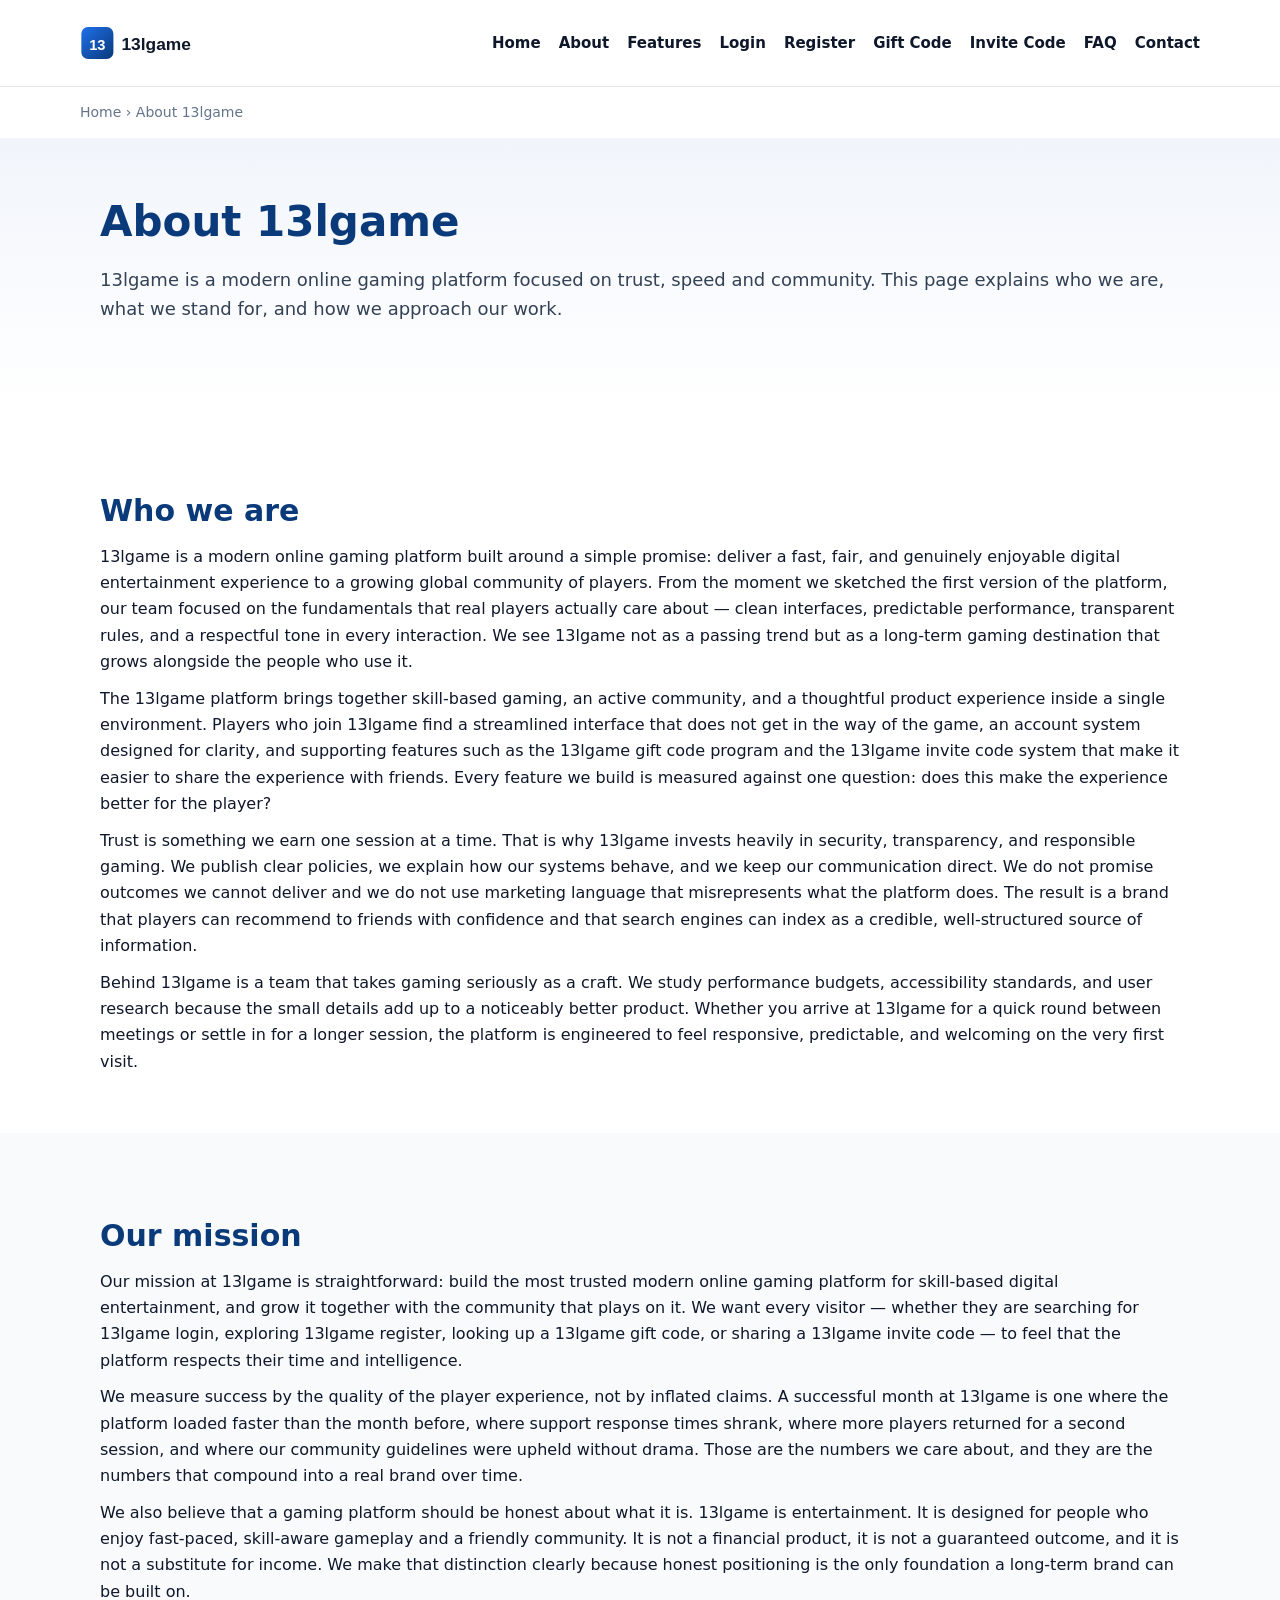
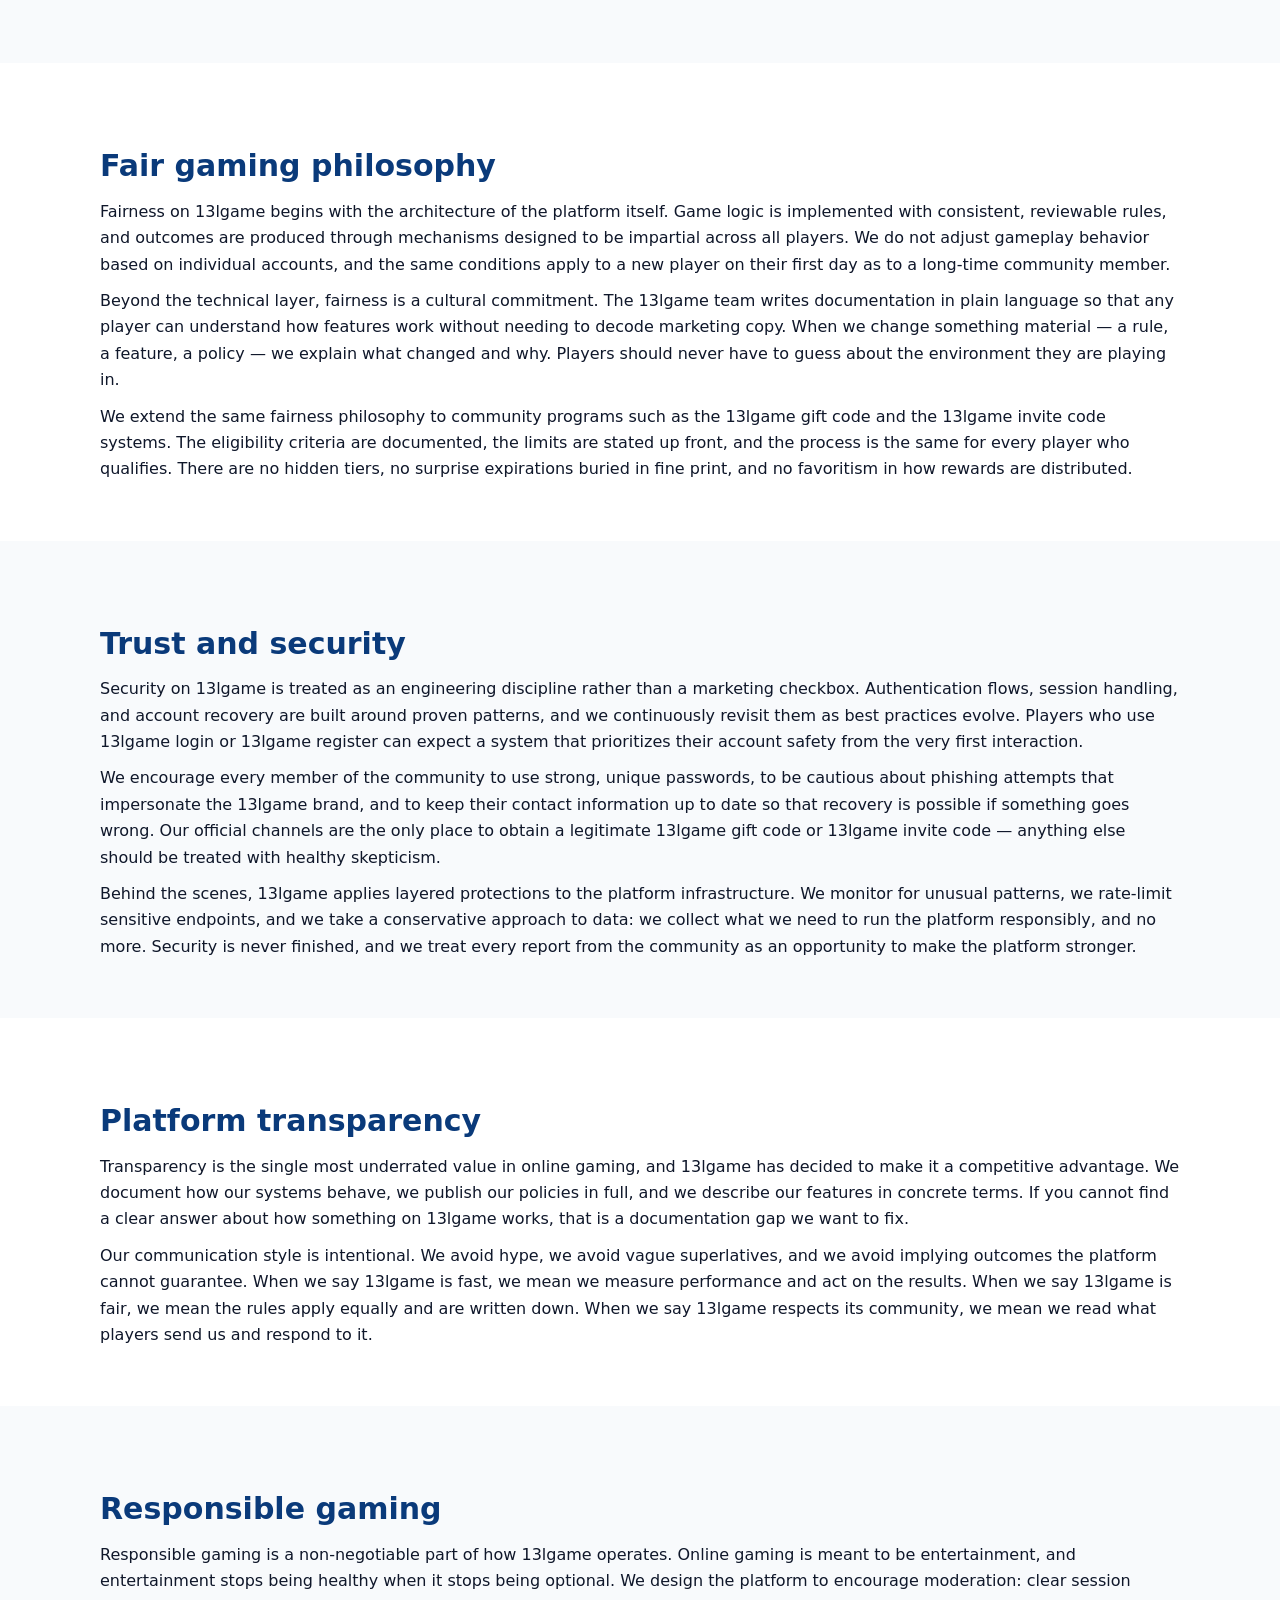
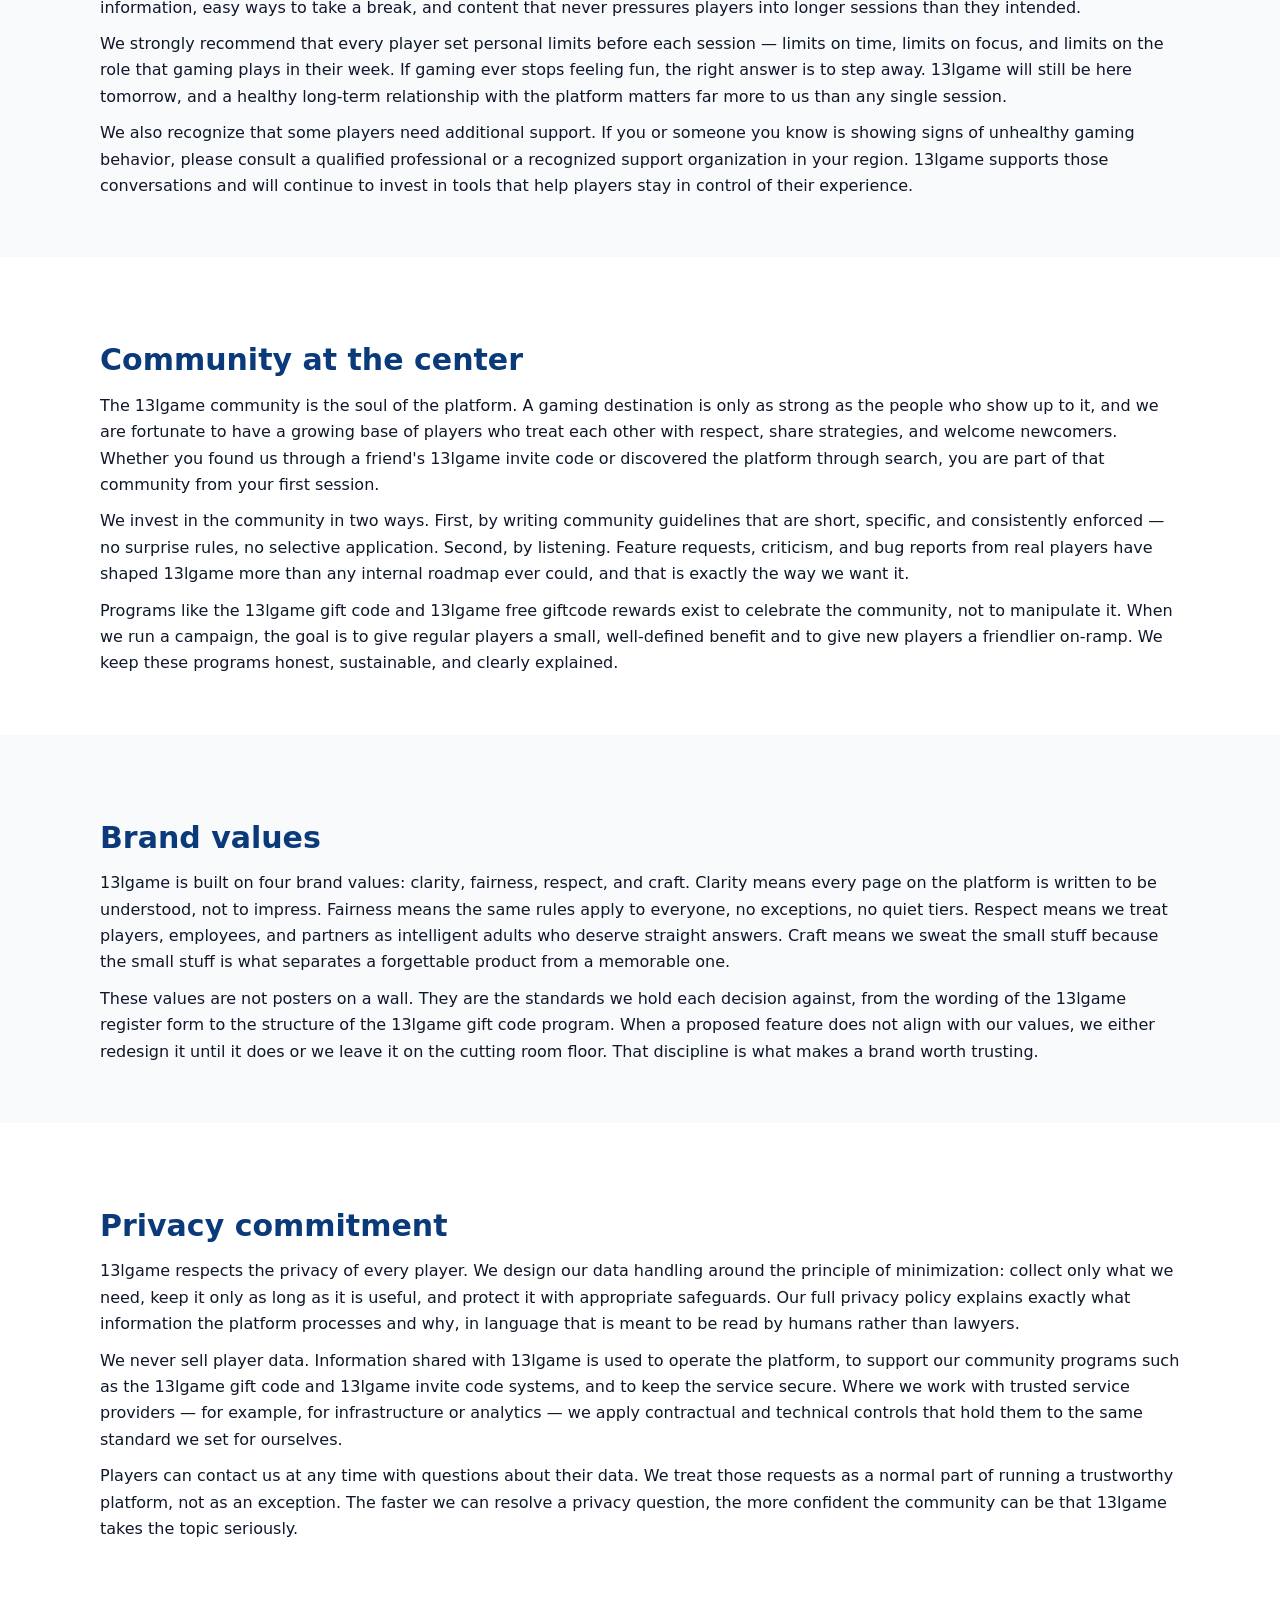
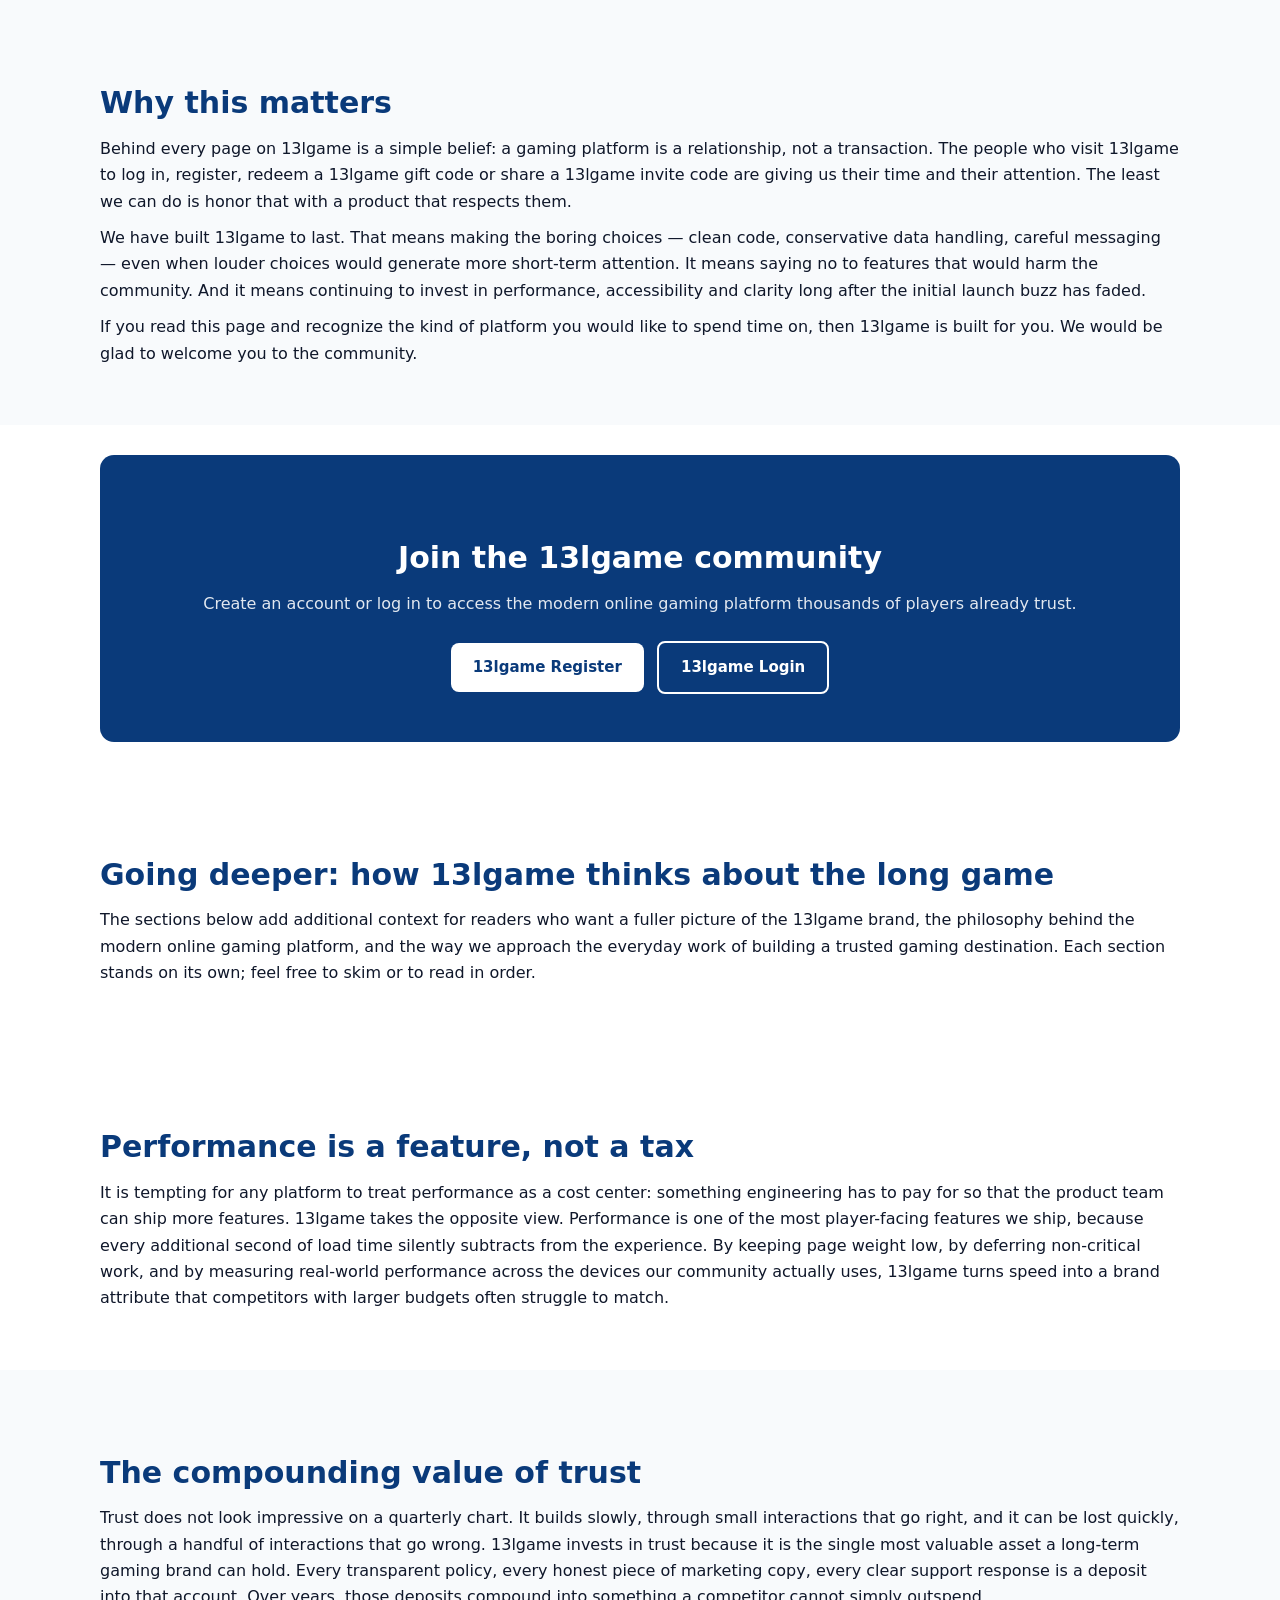
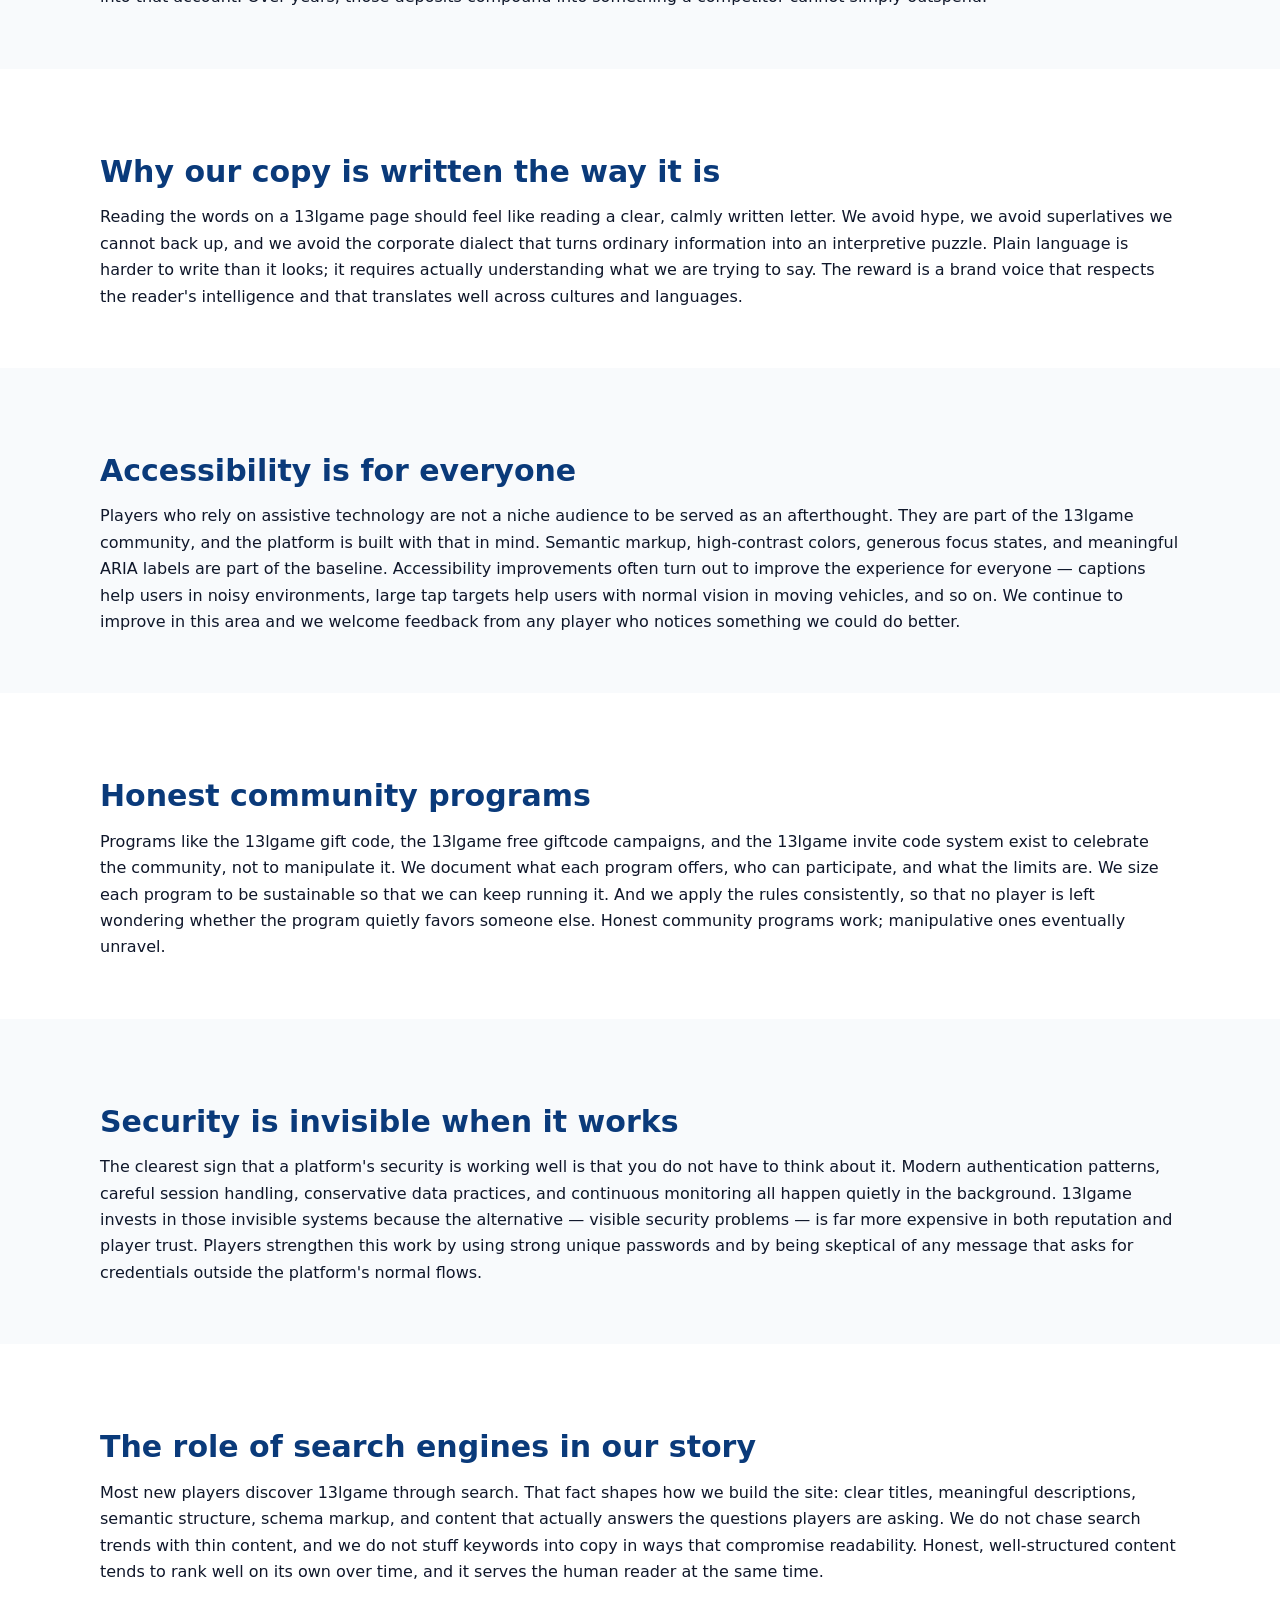
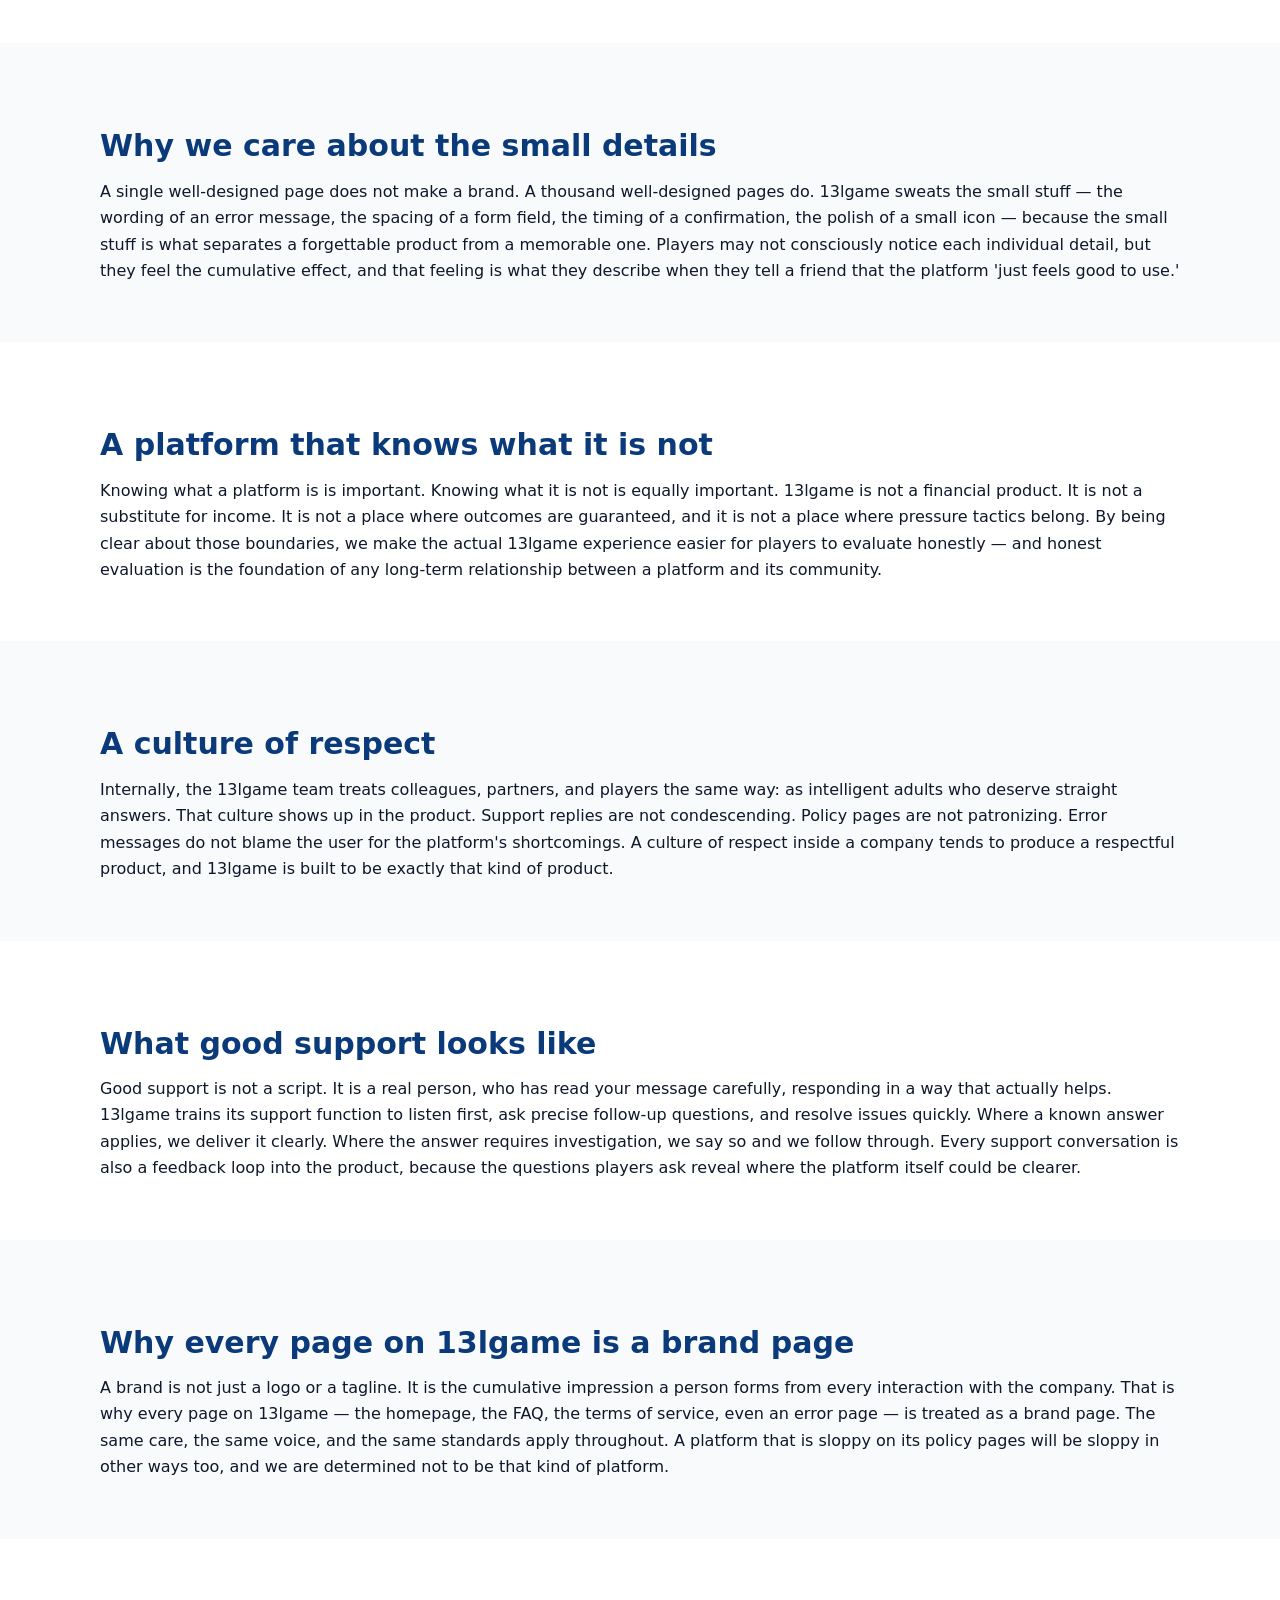
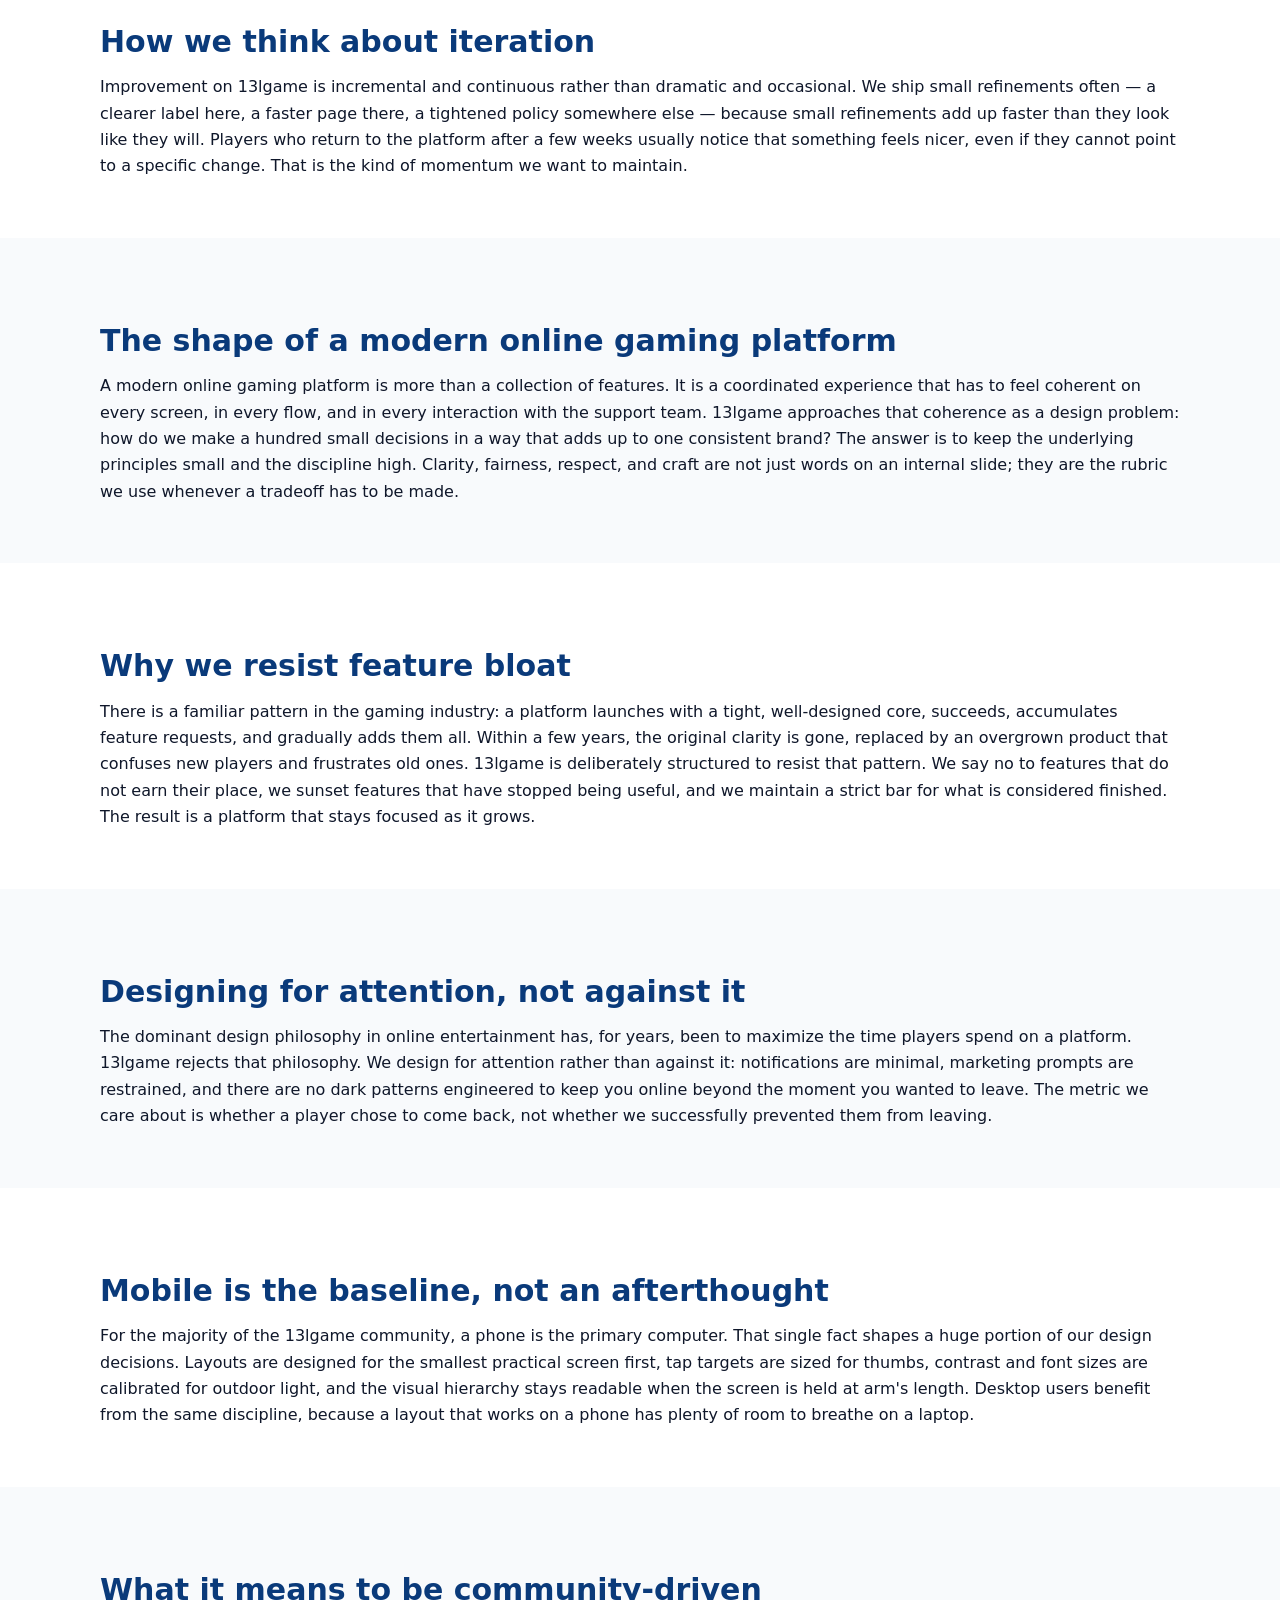
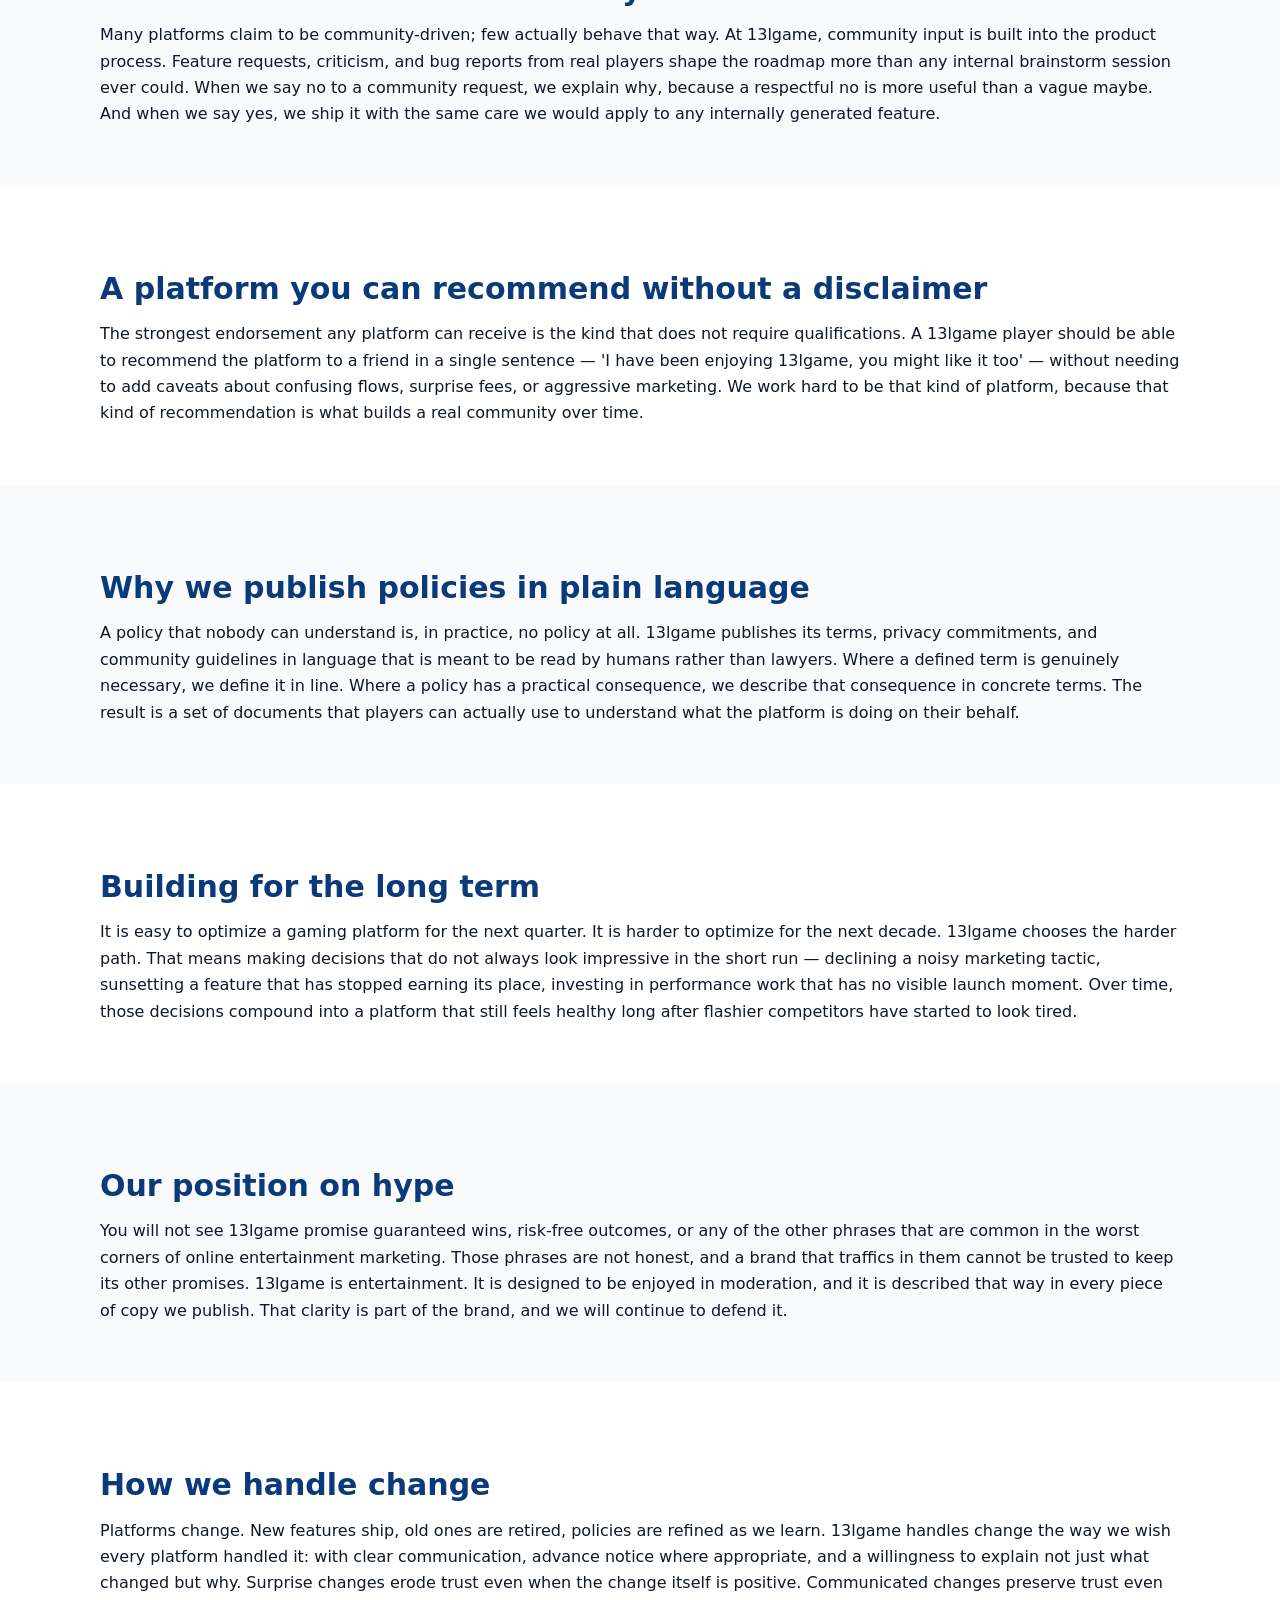
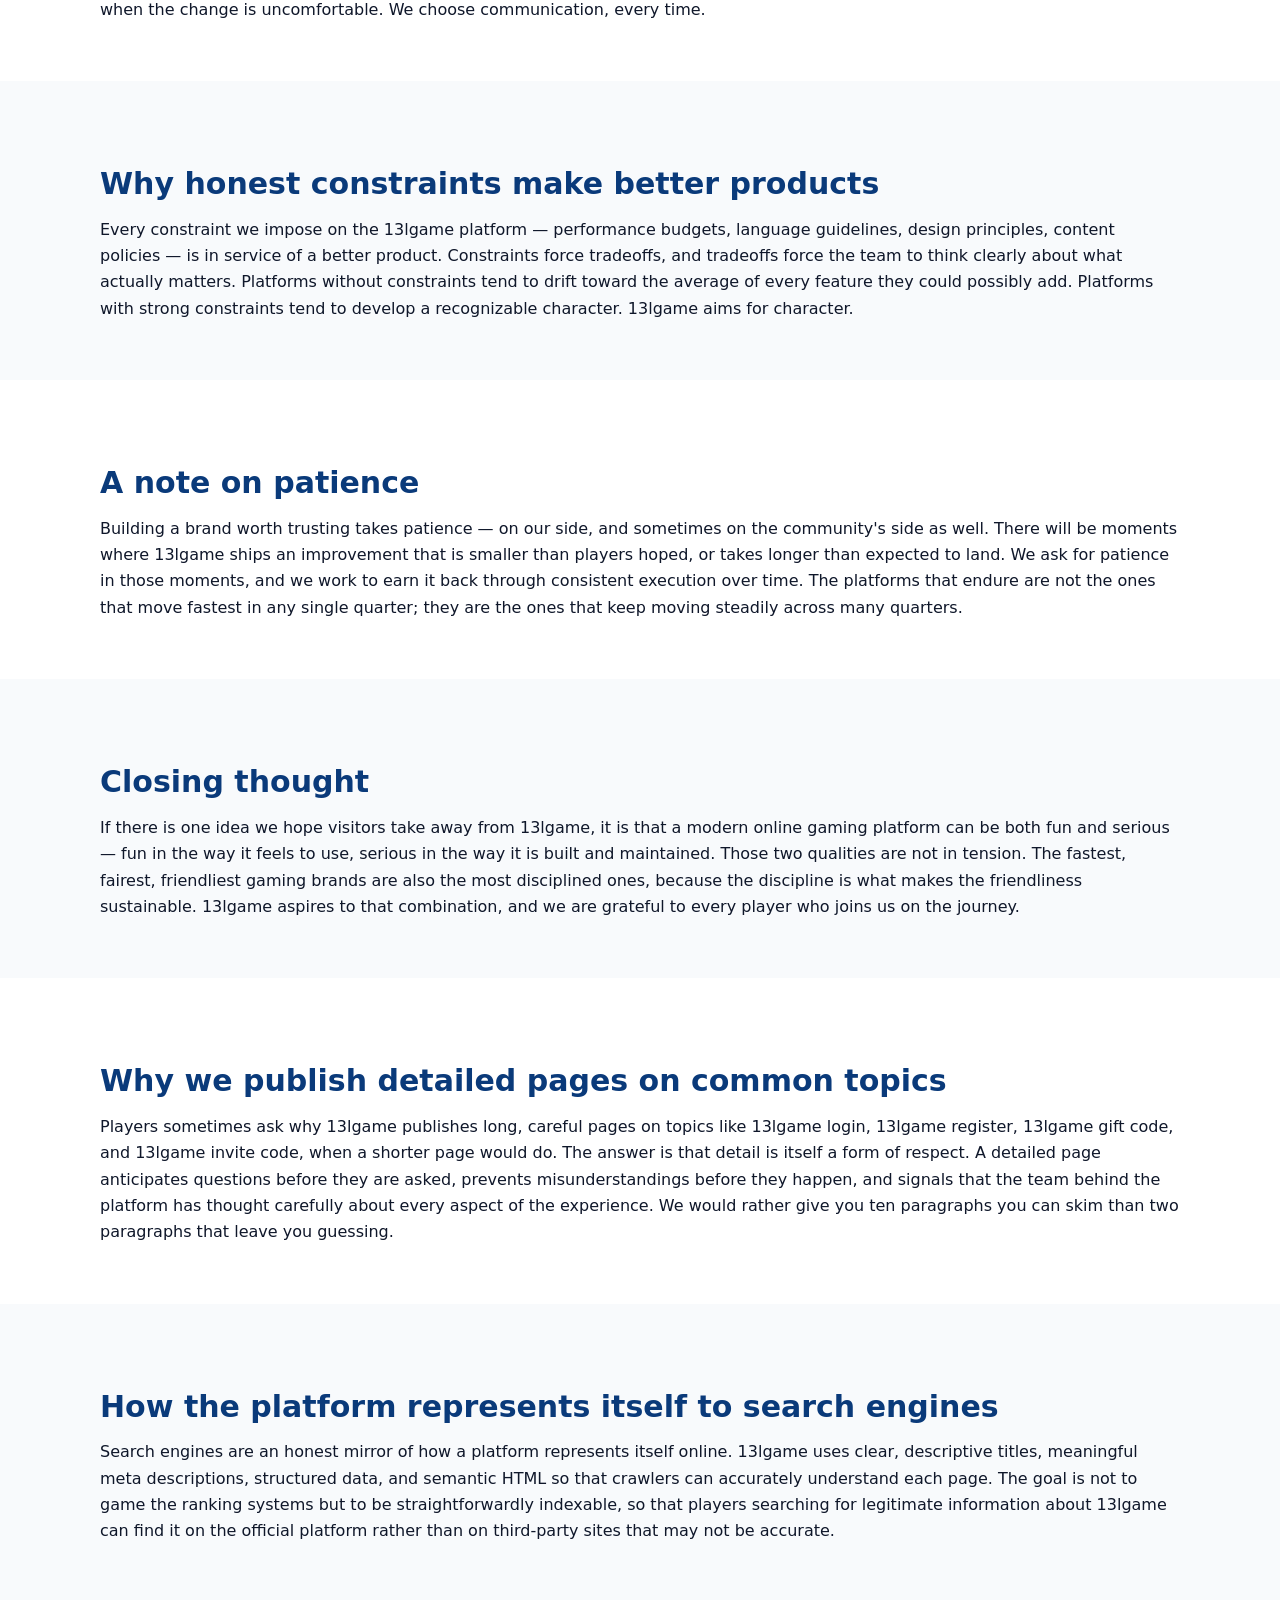
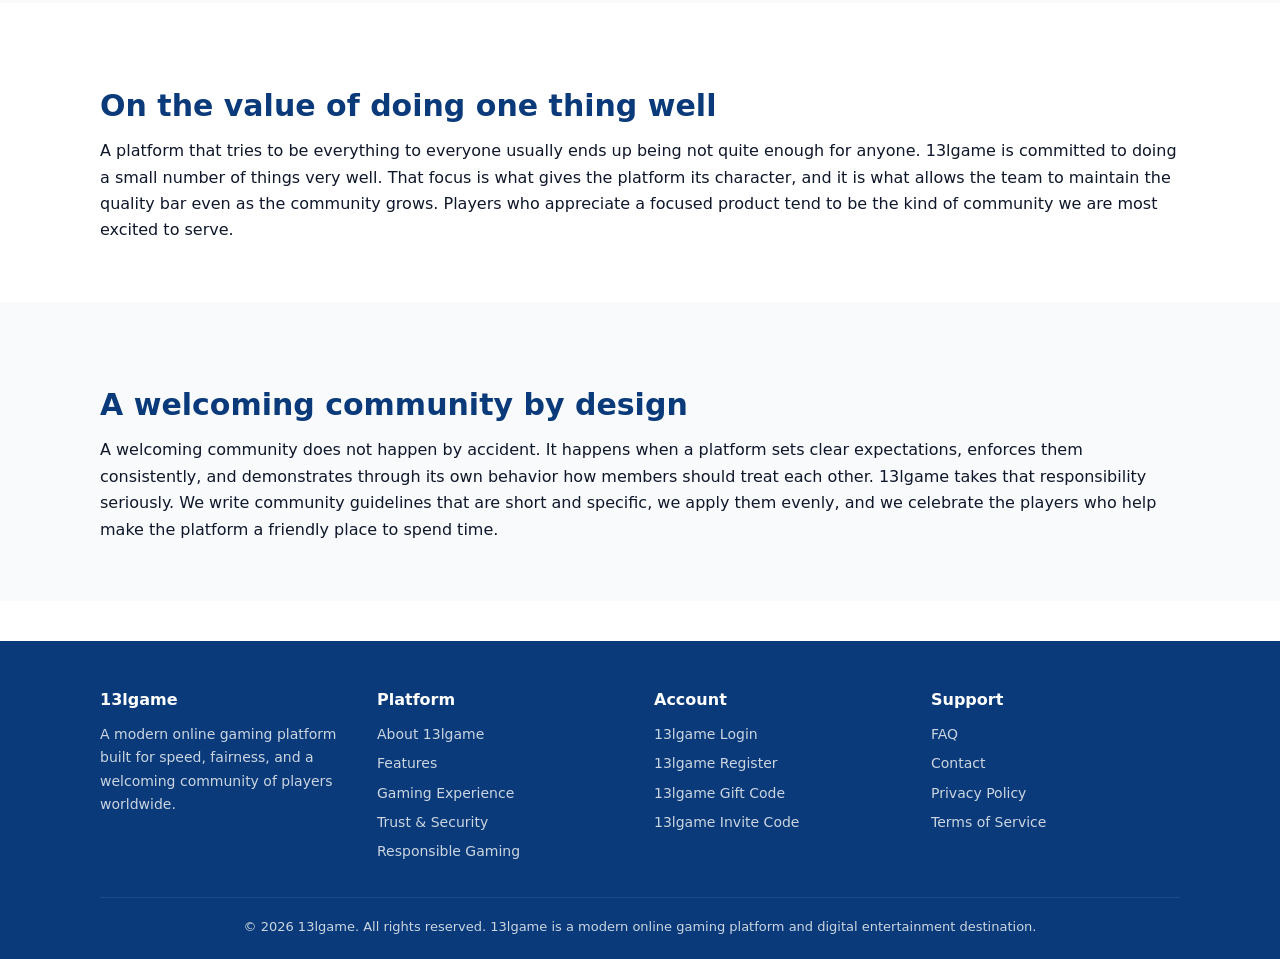
<file: about.html>
<!doctype html>
<html lang="en">
<head>
<meta charset="utf-8">
<meta name="viewport" content="width=device-width,initial-scale=1,viewport-fit=cover">
<title>About 13lgame — Modern Online Gaming Platform</title>
<meta name="description" content="Learn about 13lgame, a modern online gaming platform built for speed, fairness and a respected community. Discover our mission, values and approach to trust.">
<meta name="keywords" content="13lgame, 13lgame login, 13lgame register, 13lgame free giftcode, 13lgame giftcode, 13lgame invite code, online gaming platform, digital entertainment">
<meta name="author" content="13lgame">
<meta name="robots" content="index,follow,max-image-preview:large,max-snippet:-1">
<meta name="theme-color" content="#0a3a7a">
<link rel="canonical" href="https://13lgames.live/about.html">
<link rel="icon" type="image/svg+xml" href="/assets/favicon.svg">
<link rel="dns-prefetch" href="//13lgames.live">
<link rel="preconnect" href="https://13lgames.live" crossorigin>
<meta property="og:type" content="website">
<meta property="og:site_name" content="13lgame">
<meta property="og:title" content="About 13lgame — Modern Online Gaming Platform">
<meta property="og:description" content="Learn about 13lgame, a modern online gaming platform built for speed, fairness and a respected community. Discover our mission, values and approach to trust.">
<meta property="og:url" content="https://13lgames.live/about.html">
<meta property="og:image" content="https://13lgames.live/assets/hero.svg">
<meta name="twitter:card" content="summary_large_image">
<meta name="twitter:title" content="About 13lgame — Modern Online Gaming Platform">
<meta name="twitter:description" content="Learn about 13lgame, a modern online gaming platform built for speed, fairness and a respected community. Discover our mission, values and approach to trust.">
<meta name="twitter:image" content="https://13lgames.live/assets/hero.svg">
<link rel="stylesheet" href="/assets/styles.css">
<script type="application/ld+json">{"@context":"https://schema.org","@type":"Organization","name":"13lgame","url":"https://13lgames.live","logo":{"@type":"ImageObject","url":"https://13lgames.live/assets/logo.svg"},"sameAs":["https://13lgames.live"],"description":"13lgame is a modern online gaming platform offering a fast, fair, and community-driven digital entertainment experience."}</script>
<script type="application/ld+json">{"@context":"https://schema.org","@type":"WebSite","name":"13lgame","url":"https://13lgames.live","potentialAction":{"@type":"SearchAction","target":"https://13lgames.live/?q={query}","query-input":"required name=query"}}</script>
<script type="application/ld+json">{"@context":"https://schema.org","@type":"WebPage","name":"About 13lgame \u2014 Modern Online Gaming Platform","url":"https://13lgames.live/about.html","description":"Learn about 13lgame, a modern online gaming platform built for speed, fairness and a respected community. Discover our mission, values and approach to trust.","inLanguage":"en","isPartOf":{"@type":"WebSite","name":"13lgame","url":"https://13lgames.live"}}</script>
</head>
<body>
<header class="site"><div class="container nav">
<a href="/" aria-label="13lgame home"><img class="logo" src="/assets/logo.svg" alt="13lgame logo" width="160" height="40"></a>
<nav aria-label="Primary"><ul>
<li><a href="/">Home</a></li>
<li><a href="/about.html">About</a></li>
<li><a href="/features.html">Features</a></li>
<li><a href="/login.html">Login</a></li>
<li><a href="/register.html">Register</a></li>
<li><a href="/giftcode.html">Gift Code</a></li>
<li><a href="/invite-code.html">Invite Code</a></li>
<li><a href="/faq.html">FAQ</a></li>
<li><a href="/contact.html">Contact</a></li>
</ul></nav></div></header>
<div class="container breadcrumb" aria-label="Breadcrumb"><a href="/">Home</a> &rsaquo; <a href="/about.html">About 13lgame</a></div>
<script type="application/ld+json">{"@context":"https://schema.org","@type":"BreadcrumbList","itemListElement":[{"@type":"ListItem","position":1,"name":"Home","item":"https://13lgames.live/"},{"@type":"ListItem","position":2,"name":"About 13lgame","item":"https://13lgames.live/about.html"}]}</script>
<section class='hero'><div class='container'><h1>About 13lgame</h1><p class='lead'>13lgame is a modern online gaming platform focused on trust, speed and community. This page explains who we are, what we stand for, and how we approach our work.</p></div></section><section><div class='container'><h2>Who we are</h2>
<p>13lgame is a modern online gaming platform built around a simple promise: deliver a fast, fair, and genuinely enjoyable digital entertainment experience to a growing global community of players. From the moment we sketched the first version of the platform, our team focused on the fundamentals that real players actually care about — clean interfaces, predictable performance, transparent rules, and a respectful tone in every interaction. We see 13lgame not as a passing trend but as a long-term gaming destination that grows alongside the people who use it.</p>
<p>The 13lgame platform brings together skill-based gaming, an active community, and a thoughtful product experience inside a single environment. Players who join 13lgame find a streamlined interface that does not get in the way of the game, an account system designed for clarity, and supporting features such as the 13lgame gift code program and the 13lgame invite code system that make it easier to share the experience with friends. Every feature we build is measured against one question: does this make the experience better for the player?</p>
<p>Trust is something we earn one session at a time. That is why 13lgame invests heavily in security, transparency, and responsible gaming. We publish clear policies, we explain how our systems behave, and we keep our communication direct. We do not promise outcomes we cannot deliver and we do not use marketing language that misrepresents what the platform does. The result is a brand that players can recommend to friends with confidence and that search engines can index as a credible, well-structured source of information.</p>
<p>Behind 13lgame is a team that takes gaming seriously as a craft. We study performance budgets, accessibility standards, and user research because the small details add up to a noticeably better product. Whether you arrive at 13lgame for a quick round between meetings or settle in for a longer session, the platform is engineered to feel responsive, predictable, and welcoming on the very first visit.</p>
</div></section>
<section class='alt'><div class='container'><h2>Our mission</h2>
<p>Our mission at 13lgame is straightforward: build the most trusted modern online gaming platform for skill-based digital entertainment, and grow it together with the community that plays on it. We want every visitor — whether they are searching for 13lgame login, exploring 13lgame register, looking up a 13lgame gift code, or sharing a 13lgame invite code — to feel that the platform respects their time and intelligence.</p>
<p>We measure success by the quality of the player experience, not by inflated claims. A successful month at 13lgame is one where the platform loaded faster than the month before, where support response times shrank, where more players returned for a second session, and where our community guidelines were upheld without drama. Those are the numbers we care about, and they are the numbers that compound into a real brand over time.</p>
<p>We also believe that a gaming platform should be honest about what it is. 13lgame is entertainment. It is designed for people who enjoy fast-paced, skill-aware gameplay and a friendly community. It is not a financial product, it is not a guaranteed outcome, and it is not a substitute for income. We make that distinction clearly because honest positioning is the only foundation a long-term brand can be built on.</p>
</div></section>
<section><div class='container'><h2>Fair gaming philosophy</h2>
<p>Fairness on 13lgame begins with the architecture of the platform itself. Game logic is implemented with consistent, reviewable rules, and outcomes are produced through mechanisms designed to be impartial across all players. We do not adjust gameplay behavior based on individual accounts, and the same conditions apply to a new player on their first day as to a long-time community member.</p>
<p>Beyond the technical layer, fairness is a cultural commitment. The 13lgame team writes documentation in plain language so that any player can understand how features work without needing to decode marketing copy. When we change something material — a rule, a feature, a policy — we explain what changed and why. Players should never have to guess about the environment they are playing in.</p>
<p>We extend the same fairness philosophy to community programs such as the 13lgame gift code and the 13lgame invite code systems. The eligibility criteria are documented, the limits are stated up front, and the process is the same for every player who qualifies. There are no hidden tiers, no surprise expirations buried in fine print, and no favoritism in how rewards are distributed.</p>
</div></section>
<section class='alt'><div class='container'><h2>Trust and security</h2>
<p>Security on 13lgame is treated as an engineering discipline rather than a marketing checkbox. Authentication flows, session handling, and account recovery are built around proven patterns, and we continuously revisit them as best practices evolve. Players who use 13lgame login or 13lgame register can expect a system that prioritizes their account safety from the very first interaction.</p>
<p>We encourage every member of the community to use strong, unique passwords, to be cautious about phishing attempts that impersonate the 13lgame brand, and to keep their contact information up to date so that recovery is possible if something goes wrong. Our official channels are the only place to obtain a legitimate 13lgame gift code or 13lgame invite code — anything else should be treated with healthy skepticism.</p>
<p>Behind the scenes, 13lgame applies layered protections to the platform infrastructure. We monitor for unusual patterns, we rate-limit sensitive endpoints, and we take a conservative approach to data: we collect what we need to run the platform responsibly, and no more. Security is never finished, and we treat every report from the community as an opportunity to make the platform stronger.</p>
</div></section>
<section><div class='container'><h2>Platform transparency</h2>
<p>Transparency is the single most underrated value in online gaming, and 13lgame has decided to make it a competitive advantage. We document how our systems behave, we publish our policies in full, and we describe our features in concrete terms. If you cannot find a clear answer about how something on 13lgame works, that is a documentation gap we want to fix.</p>
<p>Our communication style is intentional. We avoid hype, we avoid vague superlatives, and we avoid implying outcomes the platform cannot guarantee. When we say 13lgame is fast, we mean we measure performance and act on the results. When we say 13lgame is fair, we mean the rules apply equally and are written down. When we say 13lgame respects its community, we mean we read what players send us and respond to it.</p>
</div></section>
<section class='alt'><div class='container'><h2>Responsible gaming</h2>
<p>Responsible gaming is a non-negotiable part of how 13lgame operates. Online gaming is meant to be entertainment, and entertainment stops being healthy when it stops being optional. We design the platform to encourage moderation: clear session information, easy ways to take a break, and content that never pressures players into longer sessions than they intended.</p>
<p>We strongly recommend that every player set personal limits before each session — limits on time, limits on focus, and limits on the role that gaming plays in their week. If gaming ever stops feeling fun, the right answer is to step away. 13lgame will still be here tomorrow, and a healthy long-term relationship with the platform matters far more to us than any single session.</p>
<p>We also recognize that some players need additional support. If you or someone you know is showing signs of unhealthy gaming behavior, please consult a qualified professional or a recognized support organization in your region. 13lgame supports those conversations and will continue to invest in tools that help players stay in control of their experience.</p>
</div></section>
<section><div class='container'><h2>Community at the center</h2>
<p>The 13lgame community is the soul of the platform. A gaming destination is only as strong as the people who show up to it, and we are fortunate to have a growing base of players who treat each other with respect, share strategies, and welcome newcomers. Whether you found us through a friend's 13lgame invite code or discovered the platform through search, you are part of that community from your first session.</p>
<p>We invest in the community in two ways. First, by writing community guidelines that are short, specific, and consistently enforced — no surprise rules, no selective application. Second, by listening. Feature requests, criticism, and bug reports from real players have shaped 13lgame more than any internal roadmap ever could, and that is exactly the way we want it.</p>
<p>Programs like the 13lgame gift code and 13lgame free giftcode rewards exist to celebrate the community, not to manipulate it. When we run a campaign, the goal is to give regular players a small, well-defined benefit and to give new players a friendlier on-ramp. We keep these programs honest, sustainable, and clearly explained.</p>
</div></section>
<section class='alt'><div class='container'><h2>Brand values</h2>
<p>13lgame is built on four brand values: clarity, fairness, respect, and craft. Clarity means every page on the platform is written to be understood, not to impress. Fairness means the same rules apply to everyone, no exceptions, no quiet tiers. Respect means we treat players, employees, and partners as intelligent adults who deserve straight answers. Craft means we sweat the small stuff because the small stuff is what separates a forgettable product from a memorable one.</p>
<p>These values are not posters on a wall. They are the standards we hold each decision against, from the wording of the 13lgame register form to the structure of the 13lgame gift code program. When a proposed feature does not align with our values, we either redesign it until it does or we leave it on the cutting room floor. That discipline is what makes a brand worth trusting.</p>
</div></section>
<section><div class='container'><h2>Privacy commitment</h2>
<p>13lgame respects the privacy of every player. We design our data handling around the principle of minimization: collect only what we need, keep it only as long as it is useful, and protect it with appropriate safeguards. Our full privacy policy explains exactly what information the platform processes and why, in language that is meant to be read by humans rather than lawyers.</p>
<p>We never sell player data. Information shared with 13lgame is used to operate the platform, to support our community programs such as the 13lgame gift code and 13lgame invite code systems, and to keep the service secure. Where we work with trusted service providers — for example, for infrastructure or analytics — we apply contractual and technical controls that hold them to the same standard we set for ourselves.</p>
<p>Players can contact us at any time with questions about their data. We treat those requests as a normal part of running a trustworthy platform, not as an exception. The faster we can resolve a privacy question, the more confident the community can be that 13lgame takes the topic seriously.</p>
</div></section>
<section class='alt'><div class='container'><h2>Why this matters</h2>
<p>Behind every page on 13lgame is a simple belief: a gaming platform is a relationship, not a transaction. The people who visit 13lgame to log in, register, redeem a 13lgame gift code or share a 13lgame invite code are giving us their time and their attention. The least we can do is honor that with a product that respects them.</p>
<p>We have built 13lgame to last. That means making the boring choices — clean code, conservative data handling, careful messaging — even when louder choices would generate more short-term attention. It means saying no to features that would harm the community. And it means continuing to invest in performance, accessibility and clarity long after the initial launch buzz has faded.</p>
<p>If you read this page and recognize the kind of platform you would like to spend time on, then 13lgame is built for you. We would be glad to welcome you to the community.</p>
</div></section>
<div class='container'><div class='cta'>
<h2>Join the 13lgame community</h2>
<p>Create an account or log in to access the modern online gaming platform thousands of players already trust.</p>
<a class='btn' href='/register.html'>13lgame Register</a> <a class='btn outline' href='/login.html' style='background:transparent;border:2px solid #fff;color:#fff;margin-left:8px'>13lgame Login</a>
</div></div>
<section><div class='container'><h2>Going deeper: how 13lgame thinks about the long game</h2><p>The sections below add additional context for readers who want a fuller picture of the 13lgame brand, the philosophy behind the modern online gaming platform, and the way we approach the everyday work of building a trusted gaming destination. Each section stands on its own; feel free to skim or to read in order.</p></div></section>
<section><div class='container'><h2>Performance is a feature, not a tax</h2>
<p>It is tempting for any platform to treat performance as a cost center: something engineering has to pay for so that the product team can ship more features. 13lgame takes the opposite view. Performance is one of the most player-facing features we ship, because every additional second of load time silently subtracts from the experience. By keeping page weight low, by deferring non-critical work, and by measuring real-world performance across the devices our community actually uses, 13lgame turns speed into a brand attribute that competitors with larger budgets often struggle to match.</p>
</div></section>
<section class='alt'><div class='container'><h2>The compounding value of trust</h2>
<p>Trust does not look impressive on a quarterly chart. It builds slowly, through small interactions that go right, and it can be lost quickly, through a handful of interactions that go wrong. 13lgame invests in trust because it is the single most valuable asset a long-term gaming brand can hold. Every transparent policy, every honest piece of marketing copy, every clear support response is a deposit into that account. Over years, those deposits compound into something a competitor cannot simply outspend.</p>
</div></section>
<section><div class='container'><h2>Why our copy is written the way it is</h2>
<p>Reading the words on a 13lgame page should feel like reading a clear, calmly written letter. We avoid hype, we avoid superlatives we cannot back up, and we avoid the corporate dialect that turns ordinary information into an interpretive puzzle. Plain language is harder to write than it looks; it requires actually understanding what we are trying to say. The reward is a brand voice that respects the reader's intelligence and that translates well across cultures and languages.</p>
</div></section>
<section class='alt'><div class='container'><h2>Accessibility is for everyone</h2>
<p>Players who rely on assistive technology are not a niche audience to be served as an afterthought. They are part of the 13lgame community, and the platform is built with that in mind. Semantic markup, high-contrast colors, generous focus states, and meaningful ARIA labels are part of the baseline. Accessibility improvements often turn out to improve the experience for everyone — captions help users in noisy environments, large tap targets help users with normal vision in moving vehicles, and so on. We continue to improve in this area and we welcome feedback from any player who notices something we could do better.</p>
</div></section>
<section><div class='container'><h2>Honest community programs</h2>
<p>Programs like the 13lgame gift code, the 13lgame free giftcode campaigns, and the 13lgame invite code system exist to celebrate the community, not to manipulate it. We document what each program offers, who can participate, and what the limits are. We size each program to be sustainable so that we can keep running it. And we apply the rules consistently, so that no player is left wondering whether the program quietly favors someone else. Honest community programs work; manipulative ones eventually unravel.</p>
</div></section>
<section class='alt'><div class='container'><h2>Security is invisible when it works</h2>
<p>The clearest sign that a platform's security is working well is that you do not have to think about it. Modern authentication patterns, careful session handling, conservative data practices, and continuous monitoring all happen quietly in the background. 13lgame invests in those invisible systems because the alternative — visible security problems — is far more expensive in both reputation and player trust. Players strengthen this work by using strong unique passwords and by being skeptical of any message that asks for credentials outside the platform's normal flows.</p>
</div></section>
<section><div class='container'><h2>The role of search engines in our story</h2>
<p>Most new players discover 13lgame through search. That fact shapes how we build the site: clear titles, meaningful descriptions, semantic structure, schema markup, and content that actually answers the questions players are asking. We do not chase search trends with thin content, and we do not stuff keywords into copy in ways that compromise readability. Honest, well-structured content tends to rank well on its own over time, and it serves the human reader at the same time.</p>
</div></section>
<section class='alt'><div class='container'><h2>Why we care about the small details</h2>
<p>A single well-designed page does not make a brand. A thousand well-designed pages do. 13lgame sweats the small stuff — the wording of an error message, the spacing of a form field, the timing of a confirmation, the polish of a small icon — because the small stuff is what separates a forgettable product from a memorable one. Players may not consciously notice each individual detail, but they feel the cumulative effect, and that feeling is what they describe when they tell a friend that the platform 'just feels good to use.'</p>
</div></section>
<section><div class='container'><h2>A platform that knows what it is not</h2>
<p>Knowing what a platform is is important. Knowing what it is not is equally important. 13lgame is not a financial product. It is not a substitute for income. It is not a place where outcomes are guaranteed, and it is not a place where pressure tactics belong. By being clear about those boundaries, we make the actual 13lgame experience easier for players to evaluate honestly — and honest evaluation is the foundation of any long-term relationship between a platform and its community.</p>
</div></section>
<section class='alt'><div class='container'><h2>A culture of respect</h2>
<p>Internally, the 13lgame team treats colleagues, partners, and players the same way: as intelligent adults who deserve straight answers. That culture shows up in the product. Support replies are not condescending. Policy pages are not patronizing. Error messages do not blame the user for the platform's shortcomings. A culture of respect inside a company tends to produce a respectful product, and 13lgame is built to be exactly that kind of product.</p>
</div></section>
<section><div class='container'><h2>What good support looks like</h2>
<p>Good support is not a script. It is a real person, who has read your message carefully, responding in a way that actually helps. 13lgame trains its support function to listen first, ask precise follow-up questions, and resolve issues quickly. Where a known answer applies, we deliver it clearly. Where the answer requires investigation, we say so and we follow through. Every support conversation is also a feedback loop into the product, because the questions players ask reveal where the platform itself could be clearer.</p>
</div></section>
<section class='alt'><div class='container'><h2>Why every page on 13lgame is a brand page</h2>
<p>A brand is not just a logo or a tagline. It is the cumulative impression a person forms from every interaction with the company. That is why every page on 13lgame — the homepage, the FAQ, the terms of service, even an error page — is treated as a brand page. The same care, the same voice, and the same standards apply throughout. A platform that is sloppy on its policy pages will be sloppy in other ways too, and we are determined not to be that kind of platform.</p>
</div></section>
<section><div class='container'><h2>How we think about iteration</h2>
<p>Improvement on 13lgame is incremental and continuous rather than dramatic and occasional. We ship small refinements often — a clearer label here, a faster page there, a tightened policy somewhere else — because small refinements add up faster than they look like they will. Players who return to the platform after a few weeks usually notice that something feels nicer, even if they cannot point to a specific change. That is the kind of momentum we want to maintain.</p>
</div></section>
<section class='alt'><div class='container'><h2>The shape of a modern online gaming platform</h2><p>A modern online gaming platform is more than a collection of features. It is a coordinated experience that has to feel coherent on every screen, in every flow, and in every interaction with the support team. 13lgame approaches that coherence as a design problem: how do we make a hundred small decisions in a way that adds up to one consistent brand? The answer is to keep the underlying principles small and the discipline high. Clarity, fairness, respect, and craft are not just words on an internal slide; they are the rubric we use whenever a tradeoff has to be made.</p></div></section>
<section><div class='container'><h2>Why we resist feature bloat</h2><p>There is a familiar pattern in the gaming industry: a platform launches with a tight, well-designed core, succeeds, accumulates feature requests, and gradually adds them all. Within a few years, the original clarity is gone, replaced by an overgrown product that confuses new players and frustrates old ones. 13lgame is deliberately structured to resist that pattern. We say no to features that do not earn their place, we sunset features that have stopped being useful, and we maintain a strict bar for what is considered finished. The result is a platform that stays focused as it grows.</p></div></section>
<section class='alt'><div class='container'><h2>Designing for attention, not against it</h2><p>The dominant design philosophy in online entertainment has, for years, been to maximize the time players spend on a platform. 13lgame rejects that philosophy. We design for attention rather than against it: notifications are minimal, marketing prompts are restrained, and there are no dark patterns engineered to keep you online beyond the moment you wanted to leave. The metric we care about is whether a player chose to come back, not whether we successfully prevented them from leaving.</p></div></section>
<section><div class='container'><h2>Mobile is the baseline, not an afterthought</h2><p>For the majority of the 13lgame community, a phone is the primary computer. That single fact shapes a huge portion of our design decisions. Layouts are designed for the smallest practical screen first, tap targets are sized for thumbs, contrast and font sizes are calibrated for outdoor light, and the visual hierarchy stays readable when the screen is held at arm's length. Desktop users benefit from the same discipline, because a layout that works on a phone has plenty of room to breathe on a laptop.</p></div></section>
<section class='alt'><div class='container'><h2>What it means to be community-driven</h2><p>Many platforms claim to be community-driven; few actually behave that way. At 13lgame, community input is built into the product process. Feature requests, criticism, and bug reports from real players shape the roadmap more than any internal brainstorm session ever could. When we say no to a community request, we explain why, because a respectful no is more useful than a vague maybe. And when we say yes, we ship it with the same care we would apply to any internally generated feature.</p></div></section>
<section><div class='container'><h2>A platform you can recommend without a disclaimer</h2><p>The strongest endorsement any platform can receive is the kind that does not require qualifications. A 13lgame player should be able to recommend the platform to a friend in a single sentence — 'I have been enjoying 13lgame, you might like it too' — without needing to add caveats about confusing flows, surprise fees, or aggressive marketing. We work hard to be that kind of platform, because that kind of recommendation is what builds a real community over time.</p></div></section>
<section class='alt'><div class='container'><h2>Why we publish policies in plain language</h2><p>A policy that nobody can understand is, in practice, no policy at all. 13lgame publishes its terms, privacy commitments, and community guidelines in language that is meant to be read by humans rather than lawyers. Where a defined term is genuinely necessary, we define it in line. Where a policy has a practical consequence, we describe that consequence in concrete terms. The result is a set of documents that players can actually use to understand what the platform is doing on their behalf.</p></div></section>
<section><div class='container'><h2>Building for the long term</h2><p>It is easy to optimize a gaming platform for the next quarter. It is harder to optimize for the next decade. 13lgame chooses the harder path. That means making decisions that do not always look impressive in the short run — declining a noisy marketing tactic, sunsetting a feature that has stopped earning its place, investing in performance work that has no visible launch moment. Over time, those decisions compound into a platform that still feels healthy long after flashier competitors have started to look tired.</p></div></section>
<section class='alt'><div class='container'><h2>Our position on hype</h2><p>You will not see 13lgame promise guaranteed wins, risk-free outcomes, or any of the other phrases that are common in the worst corners of online entertainment marketing. Those phrases are not honest, and a brand that traffics in them cannot be trusted to keep its other promises. 13lgame is entertainment. It is designed to be enjoyed in moderation, and it is described that way in every piece of copy we publish. That clarity is part of the brand, and we will continue to defend it.</p></div></section>
<section><div class='container'><h2>How we handle change</h2><p>Platforms change. New features ship, old ones are retired, policies are refined as we learn. 13lgame handles change the way we wish every platform handled it: with clear communication, advance notice where appropriate, and a willingness to explain not just what changed but why. Surprise changes erode trust even when the change itself is positive. Communicated changes preserve trust even when the change is uncomfortable. We choose communication, every time.</p></div></section>
<section class='alt'><div class='container'><h2>Why honest constraints make better products</h2><p>Every constraint we impose on the 13lgame platform — performance budgets, language guidelines, design principles, content policies — is in service of a better product. Constraints force tradeoffs, and tradeoffs force the team to think clearly about what actually matters. Platforms without constraints tend to drift toward the average of every feature they could possibly add. Platforms with strong constraints tend to develop a recognizable character. 13lgame aims for character.</p></div></section>
<section><div class='container'><h2>A note on patience</h2><p>Building a brand worth trusting takes patience — on our side, and sometimes on the community's side as well. There will be moments where 13lgame ships an improvement that is smaller than players hoped, or takes longer than expected to land. We ask for patience in those moments, and we work to earn it back through consistent execution over time. The platforms that endure are not the ones that move fastest in any single quarter; they are the ones that keep moving steadily across many quarters.</p></div></section>
<section class='alt'><div class='container'><h2>Closing thought</h2><p>If there is one idea we hope visitors take away from 13lgame, it is that a modern online gaming platform can be both fun and serious — fun in the way it feels to use, serious in the way it is built and maintained. Those two qualities are not in tension. The fastest, fairest, friendliest gaming brands are also the most disciplined ones, because the discipline is what makes the friendliness sustainable. 13lgame aspires to that combination, and we are grateful to every player who joins us on the journey.</p></div></section>
<section><div class='container'><h2>Why we publish detailed pages on common topics</h2><p>Players sometimes ask why 13lgame publishes long, careful pages on topics like 13lgame login, 13lgame register, 13lgame gift code, and 13lgame invite code, when a shorter page would do. The answer is that detail is itself a form of respect. A detailed page anticipates questions before they are asked, prevents misunderstandings before they happen, and signals that the team behind the platform has thought carefully about every aspect of the experience. We would rather give you ten paragraphs you can skim than two paragraphs that leave you guessing.</p></div></section>
<section class='alt'><div class='container'><h2>How the platform represents itself to search engines</h2><p>Search engines are an honest mirror of how a platform represents itself online. 13lgame uses clear, descriptive titles, meaningful meta descriptions, structured data, and semantic HTML so that crawlers can accurately understand each page. The goal is not to game the ranking systems but to be straightforwardly indexable, so that players searching for legitimate information about 13lgame can find it on the official platform rather than on third-party sites that may not be accurate.</p></div></section>
<section><div class='container'><h2>On the value of doing one thing well</h2><p>A platform that tries to be everything to everyone usually ends up being not quite enough for anyone. 13lgame is committed to doing a small number of things very well. That focus is what gives the platform its character, and it is what allows the team to maintain the quality bar even as the community grows. Players who appreciate a focused product tend to be the kind of community we are most excited to serve.</p></div></section>
<section class='alt'><div class='container'><h2>A welcoming community by design</h2><p>A welcoming community does not happen by accident. It happens when a platform sets clear expectations, enforces them consistently, and demonstrates through its own behavior how members should treat each other. 13lgame takes that responsibility seriously. We write community guidelines that are short and specific, we apply them evenly, and we celebrate the players who help make the platform a friendly place to spend time.</p></div></section>
<footer class="site"><div class="container">
<div class="foot-grid">
<div><h4>13lgame</h4><p style="font-size:14px;color:#cbd5e1">A modern online gaming platform built for speed, fairness, and a welcoming community of players worldwide.</p></div>
<div><h4>Platform</h4><ul>
<li><a href="/about.html">About 13lgame</a></li>
<li><a href="/features.html">Features</a></li>
<li><a href="/gaming-experience.html">Gaming Experience</a></li>
<li><a href="/trust-security.html">Trust &amp; Security</a></li>
<li><a href="/responsible-gaming.html">Responsible Gaming</a></li>
</ul></div>
<div><h4>Account</h4><ul>
<li><a href="/login.html">13lgame Login</a></li>
<li><a href="/register.html">13lgame Register</a></li>
<li><a href="/giftcode.html">13lgame Gift Code</a></li>
<li><a href="/invite-code.html">13lgame Invite Code</a></li>
</ul></div>
<div><h4>Support</h4><ul>
<li><a href="/faq.html">FAQ</a></li>
<li><a href="/contact.html">Contact</a></li>
<li><a href="/privacy.html">Privacy Policy</a></li>
<li><a href="/terms.html">Terms of Service</a></li>
</ul></div>
</div>
<div class="foot-bottom">&copy; <span id="year">2026</span> 13lgame. All rights reserved. 13lgame is a modern online gaming platform and digital entertainment destination.</div>
</div></footer>
<script src="/assets/script.js" defer></script>
</body></html>
</file>
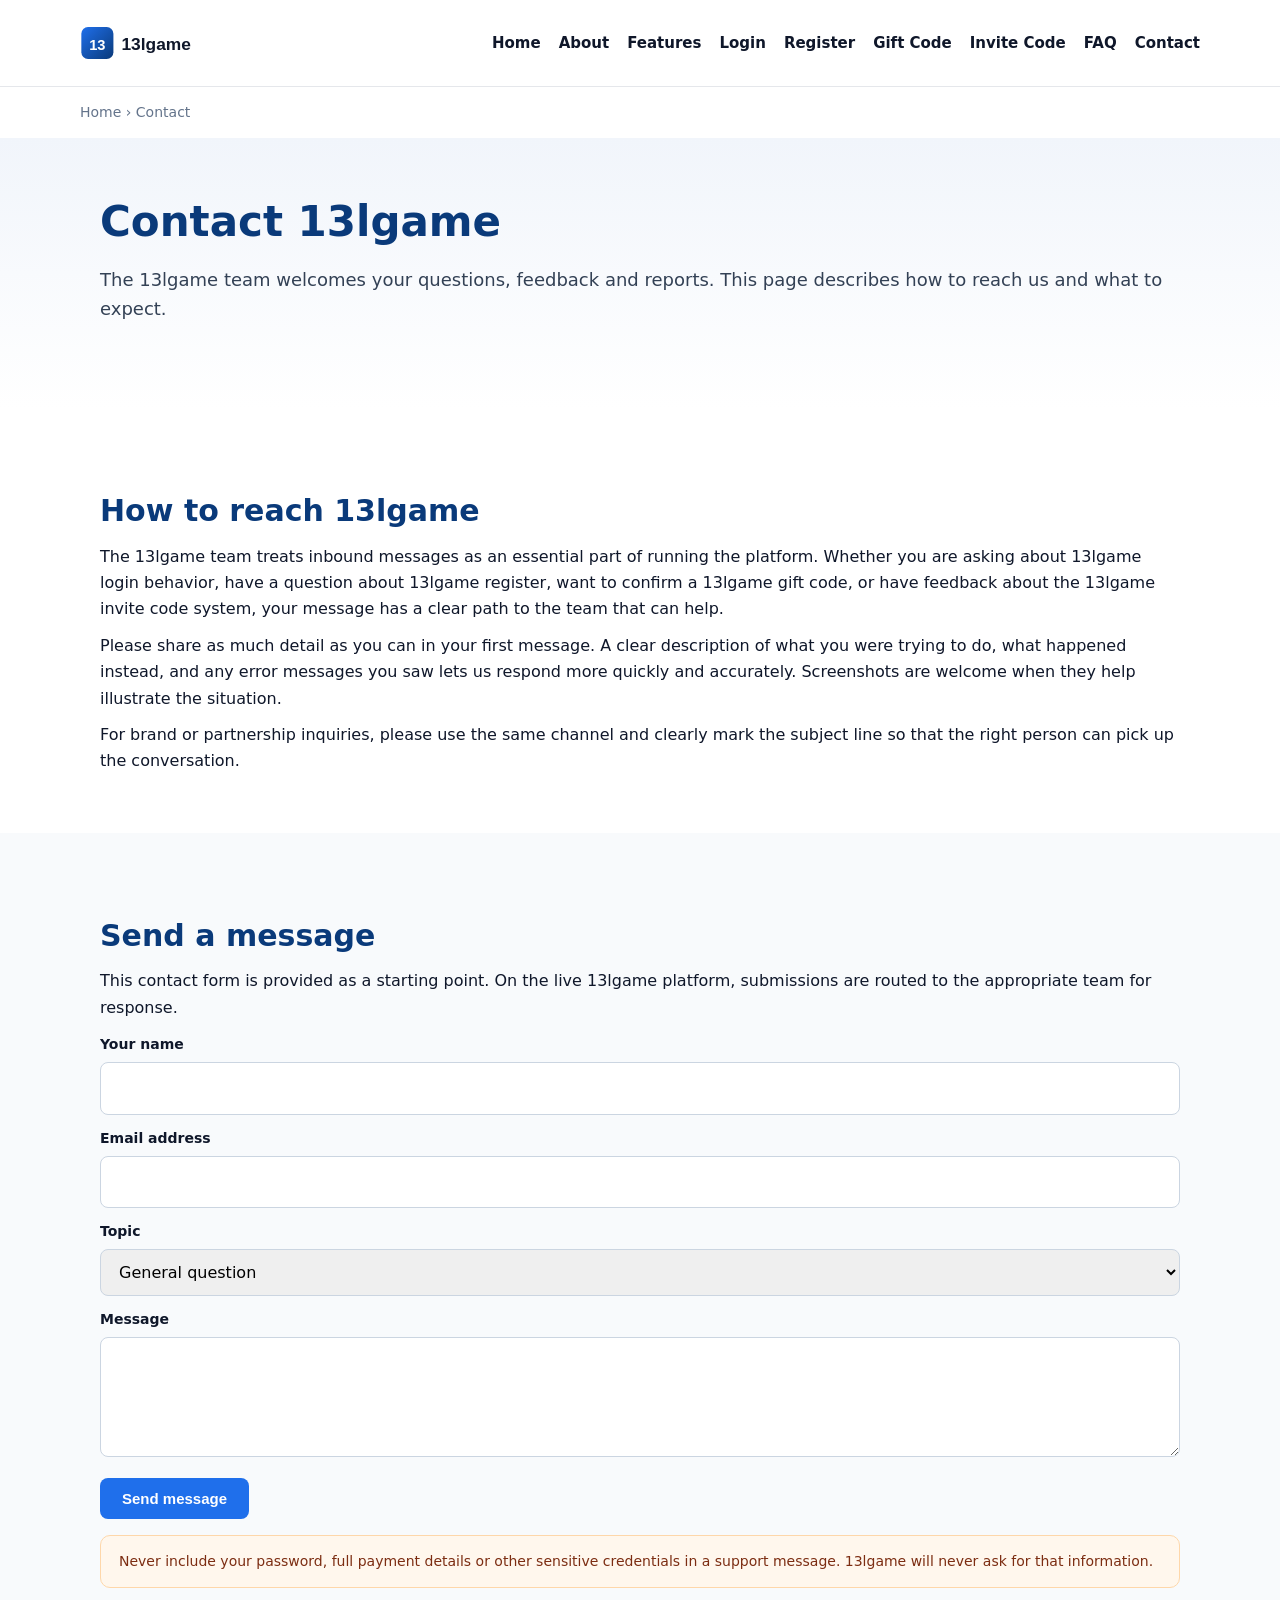
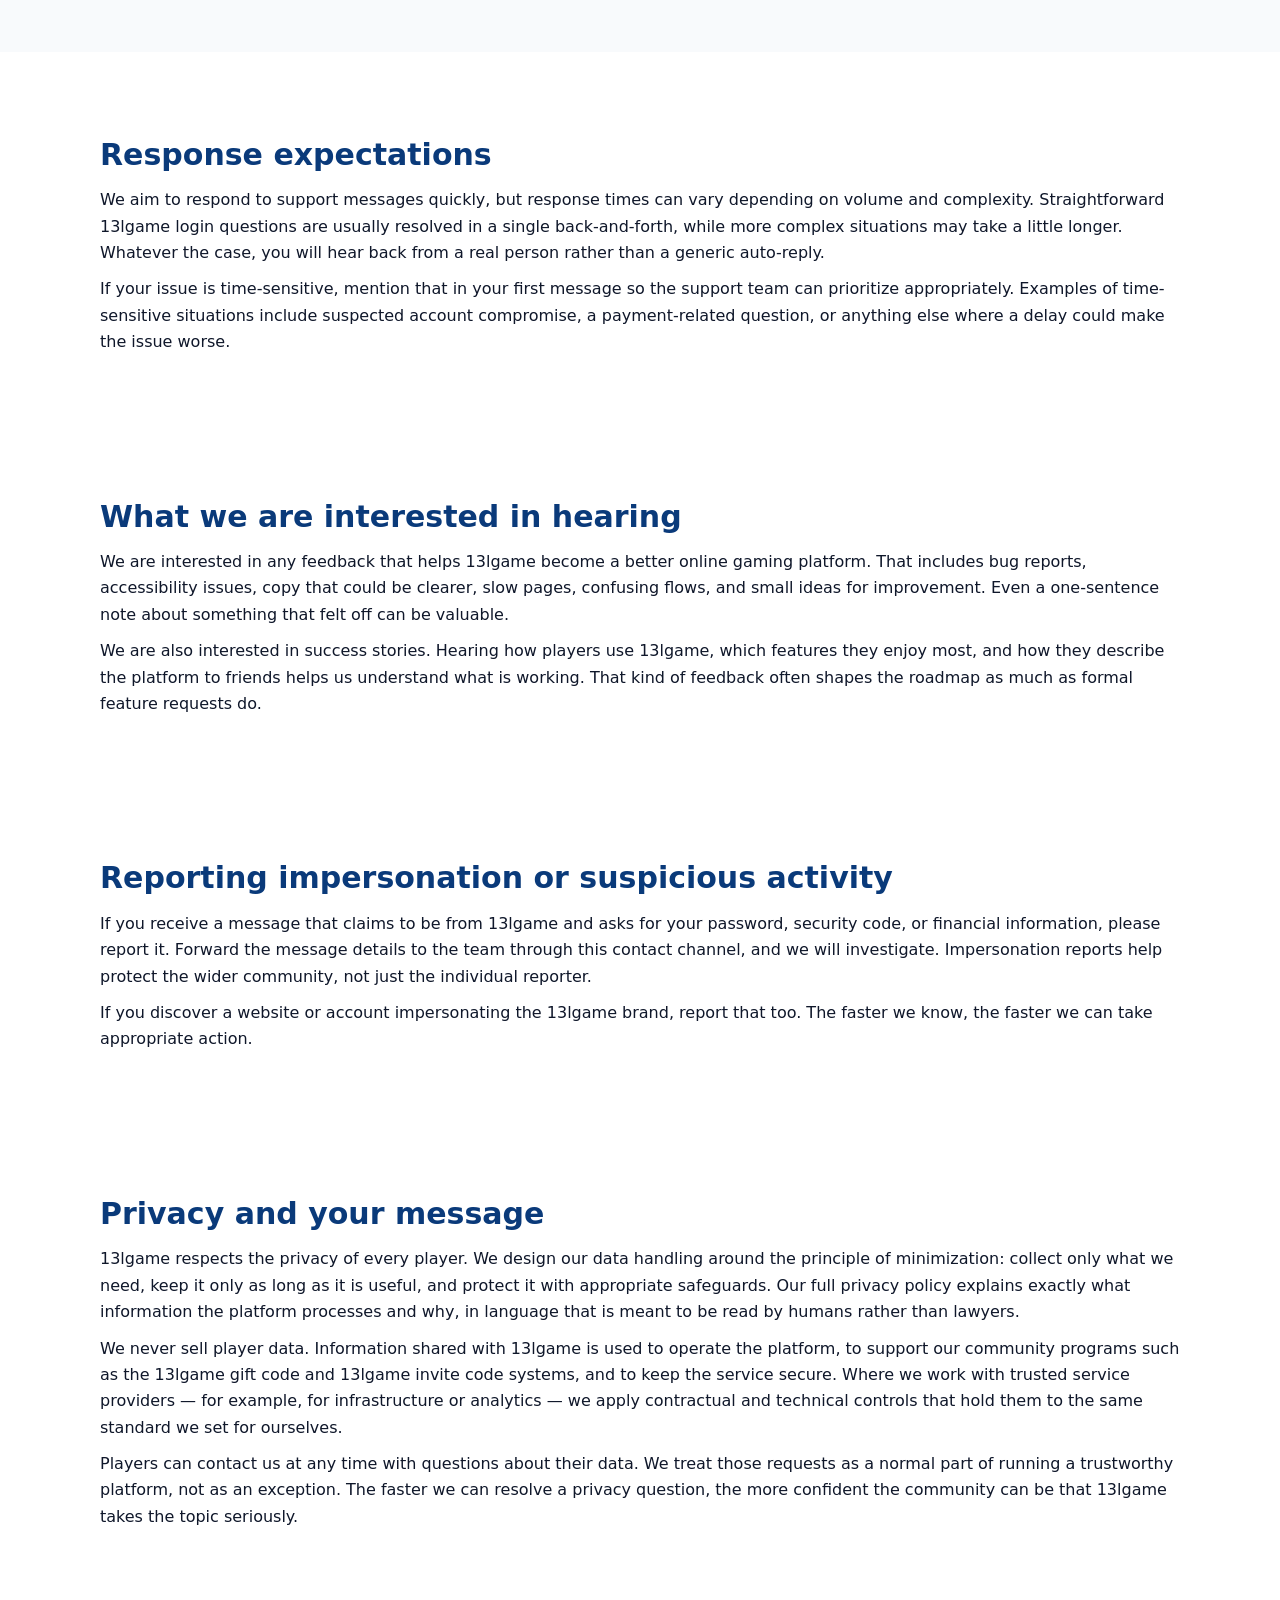
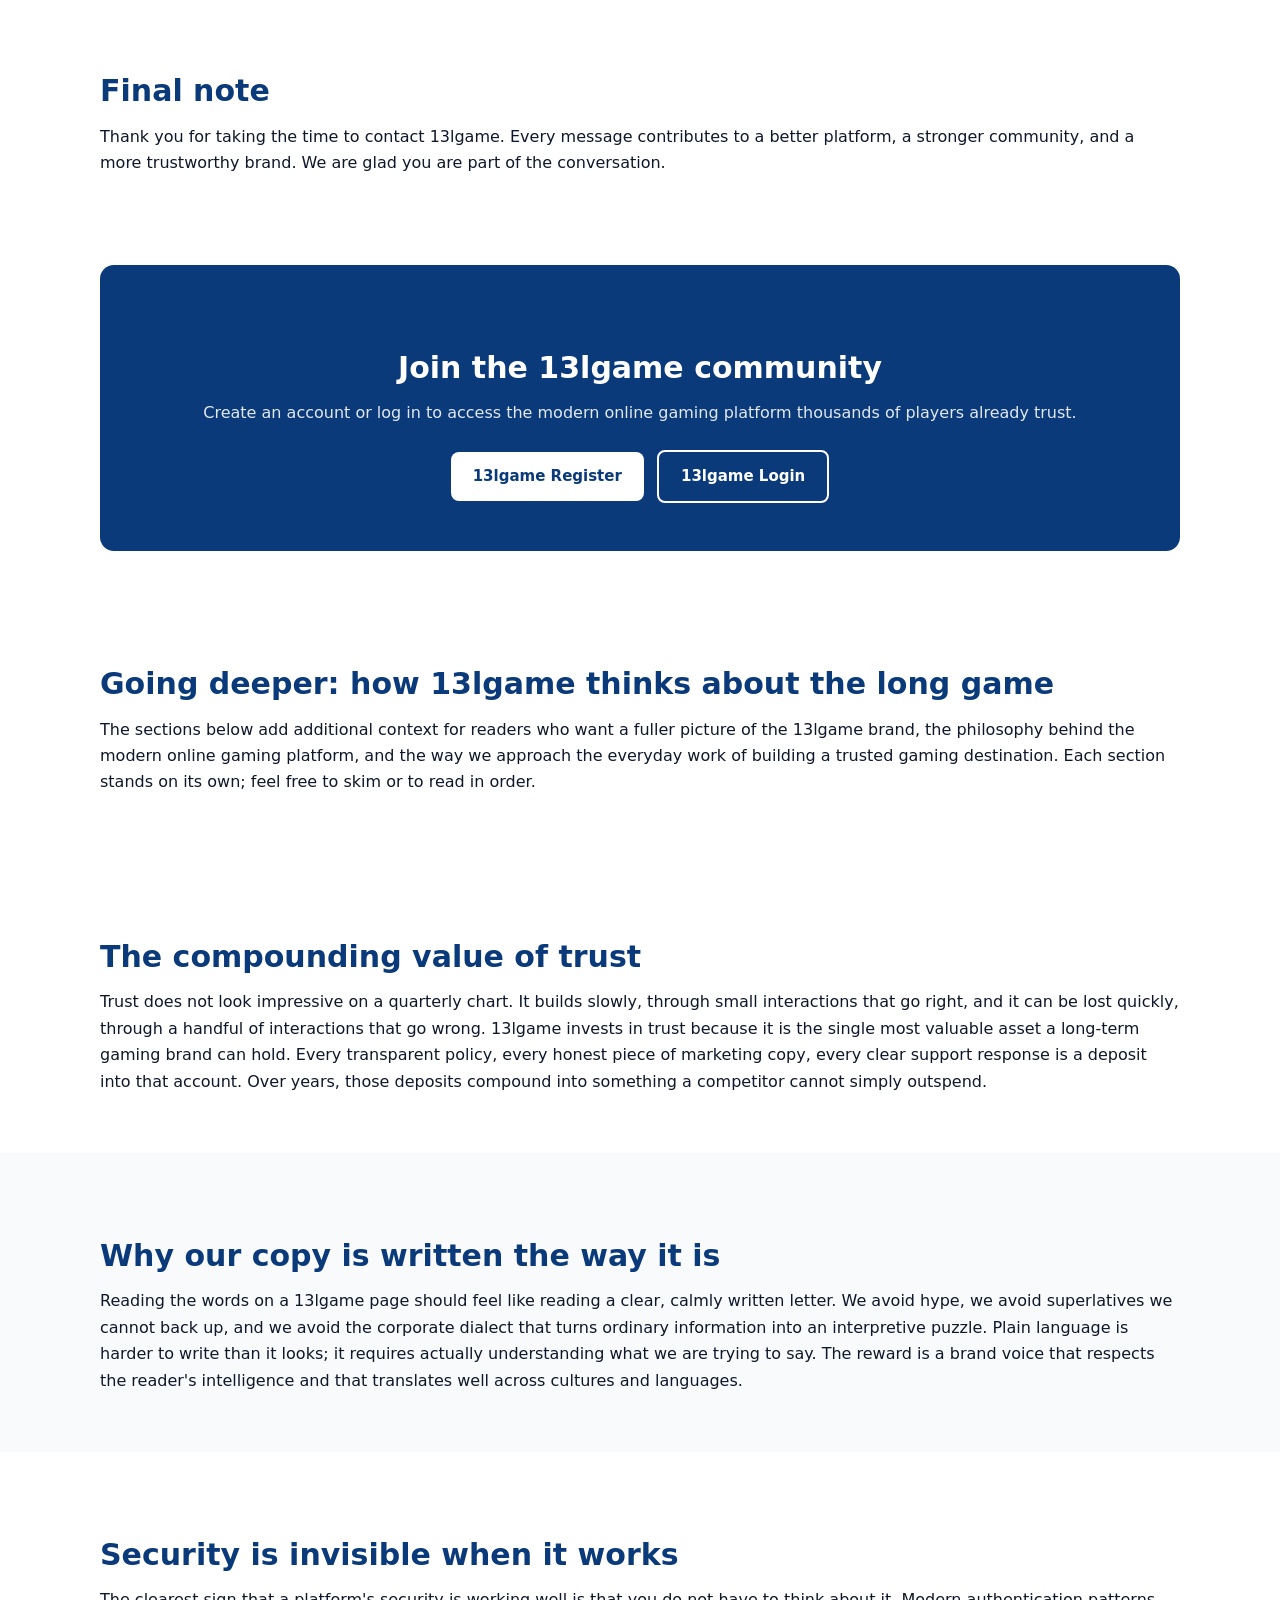
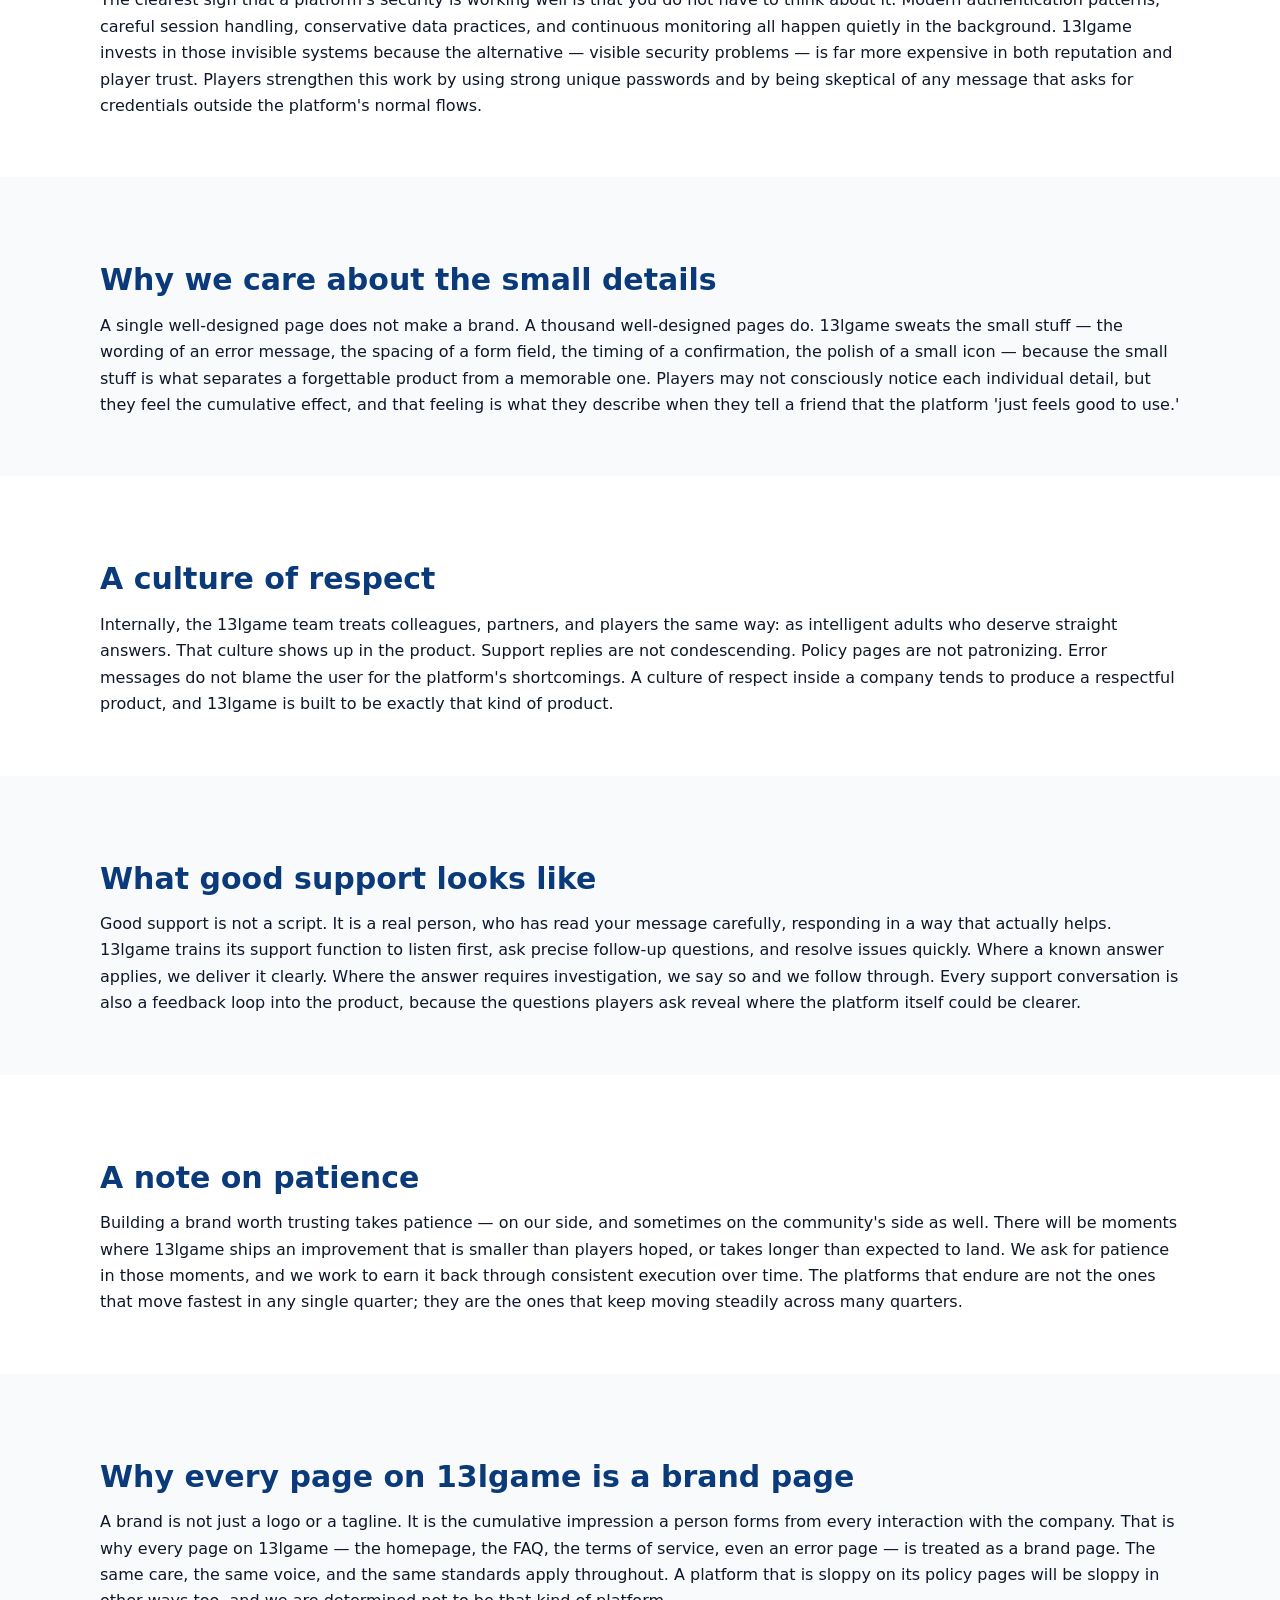
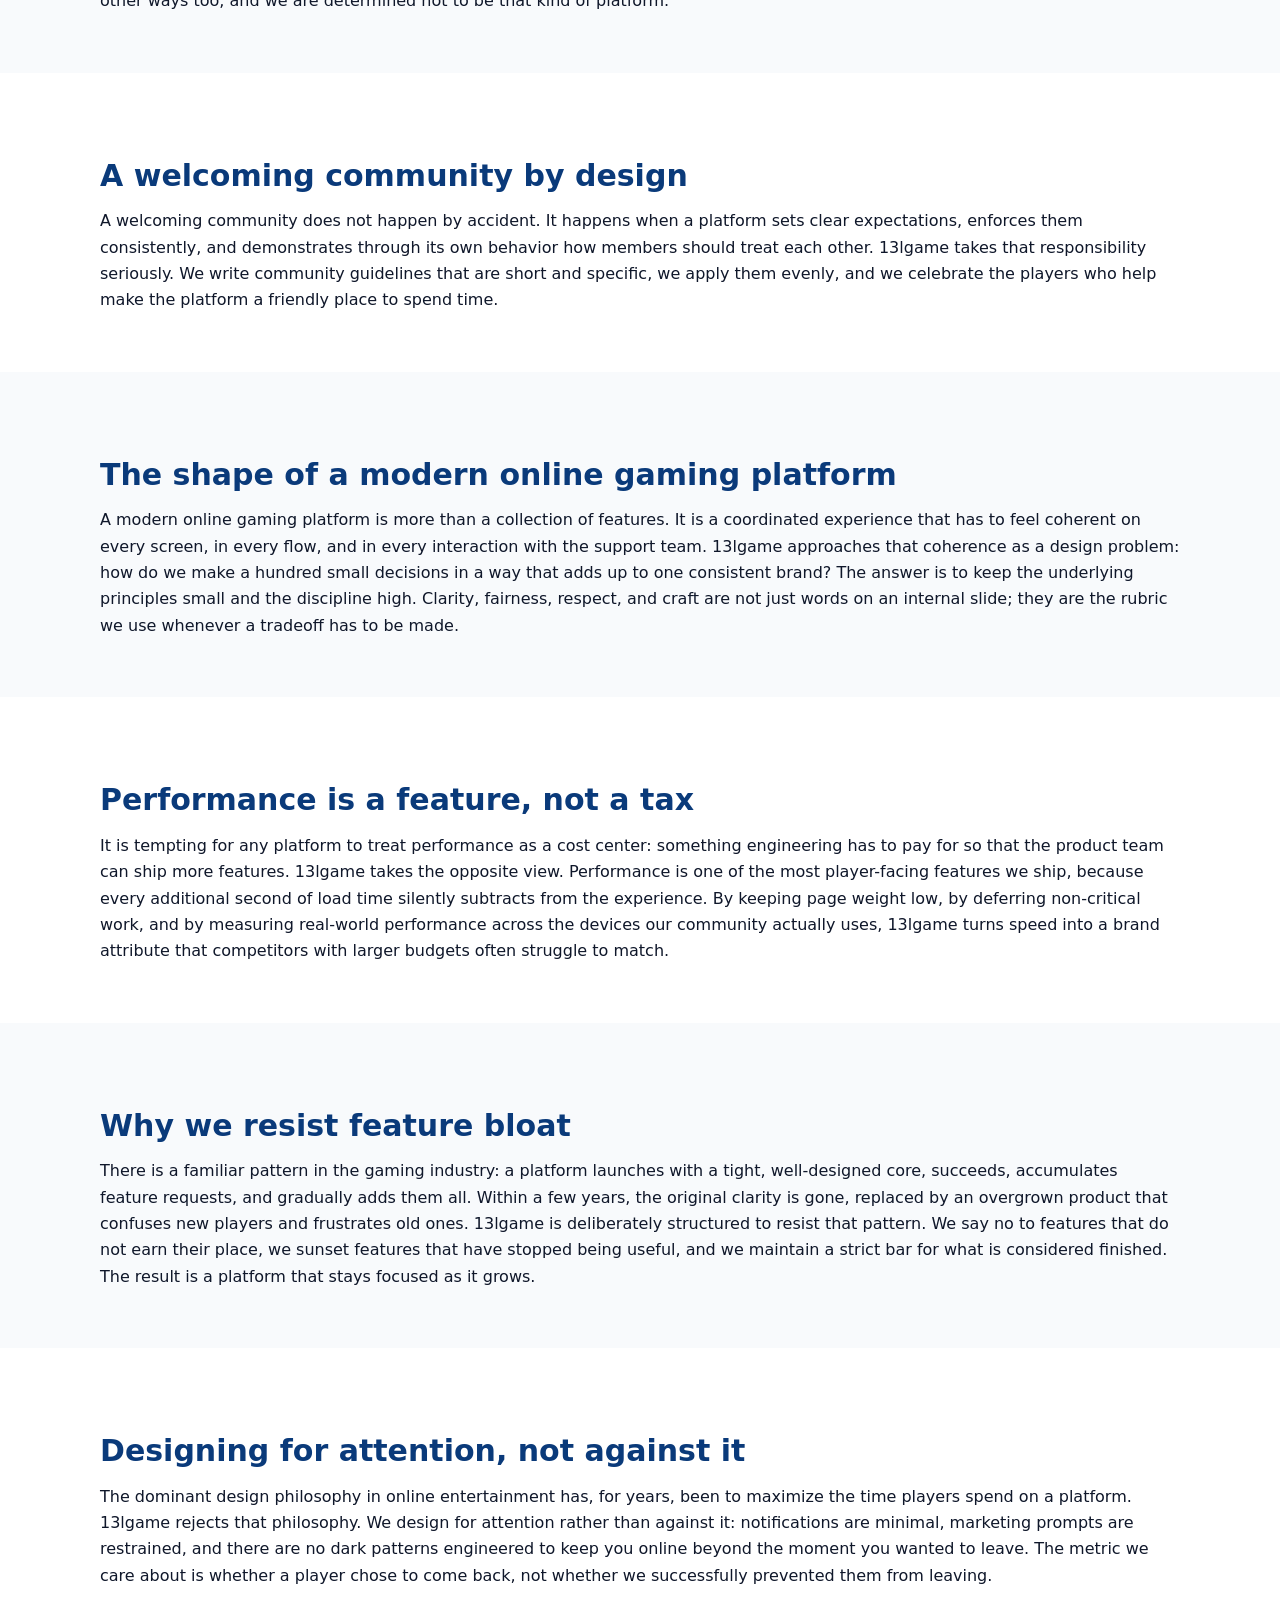
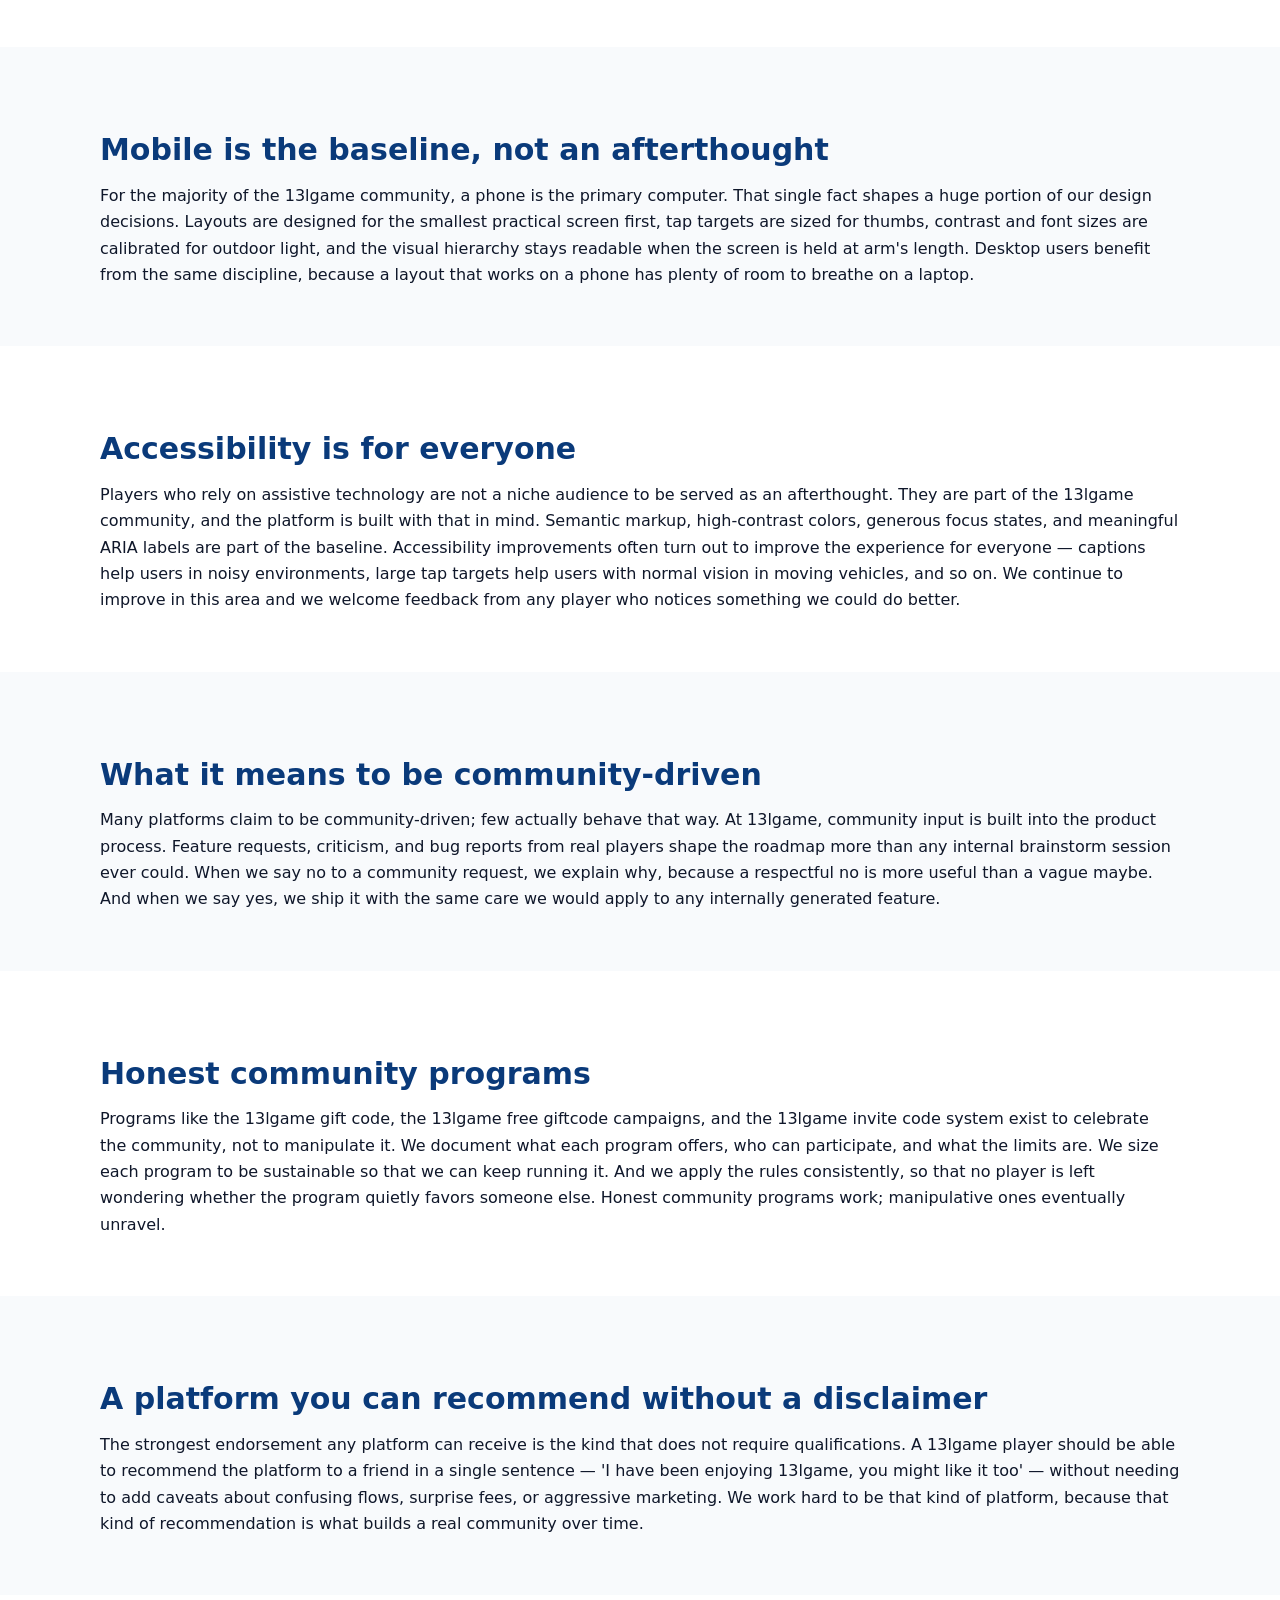
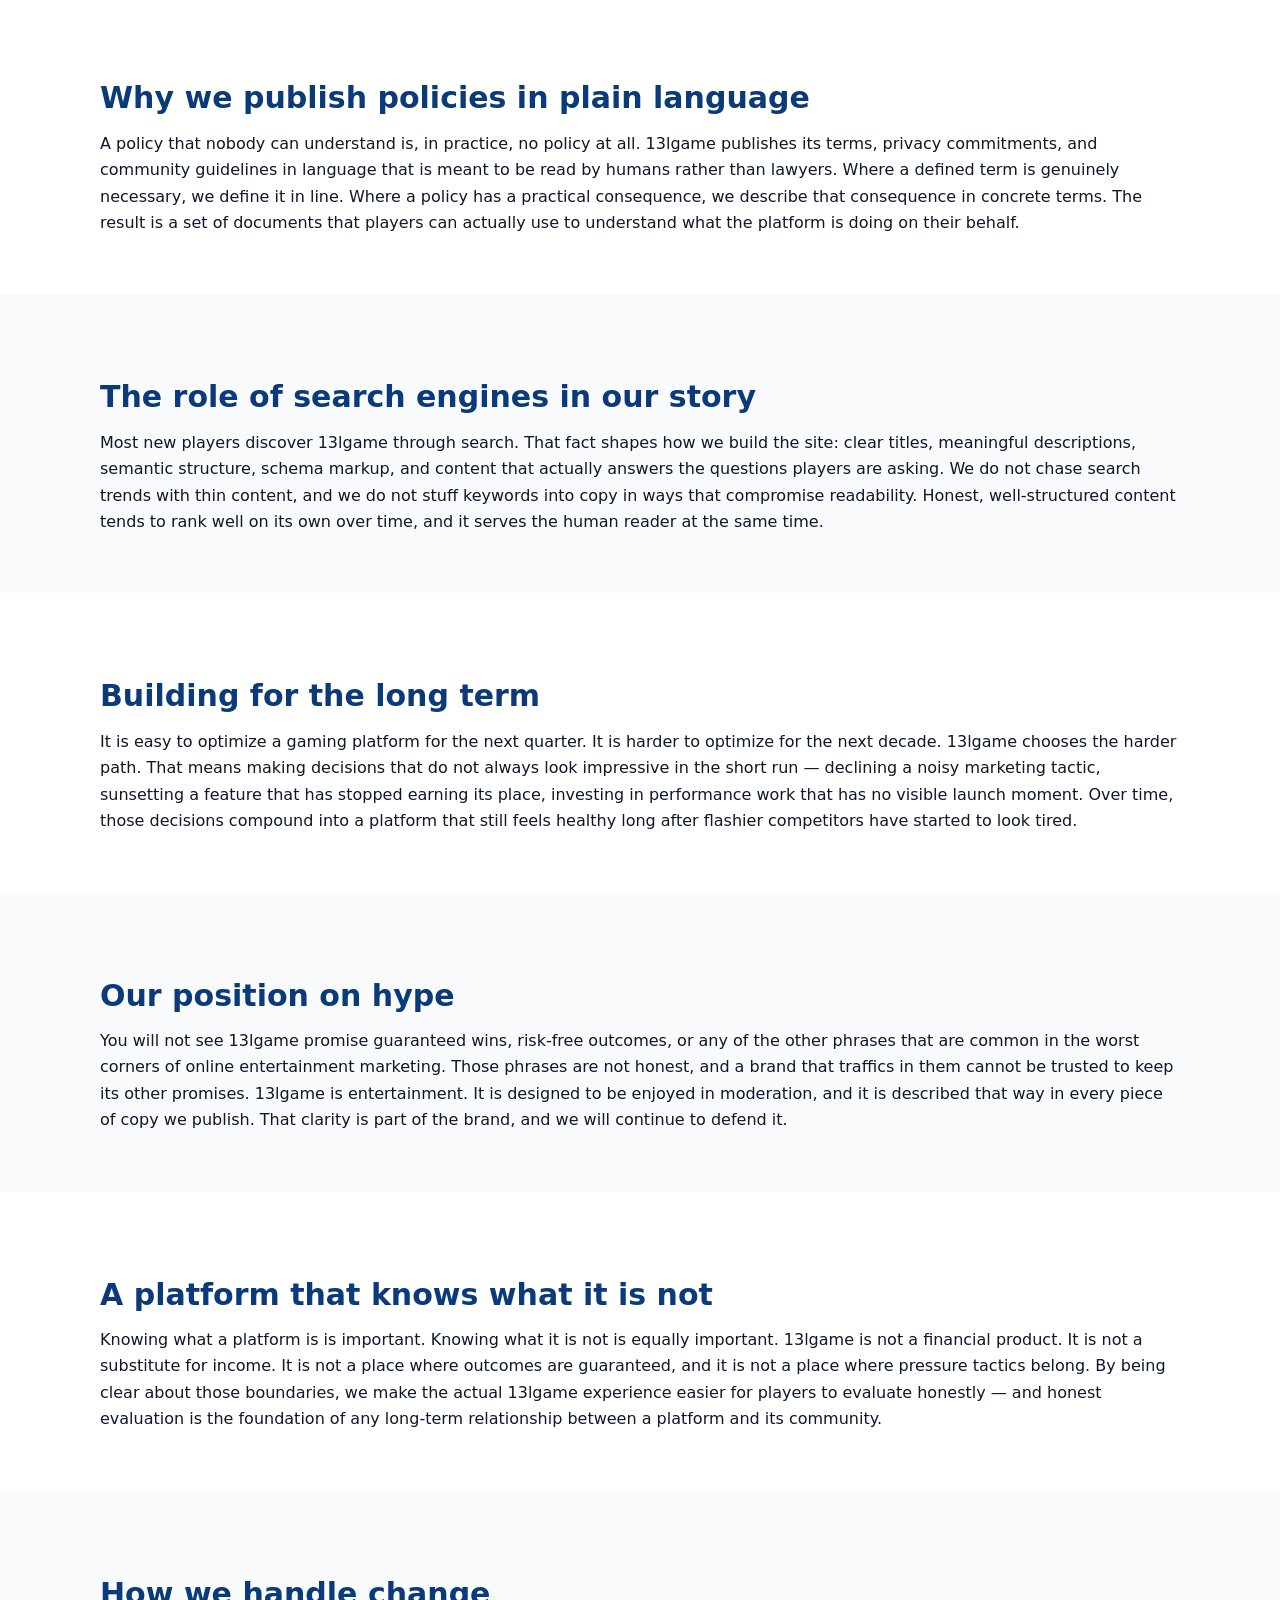
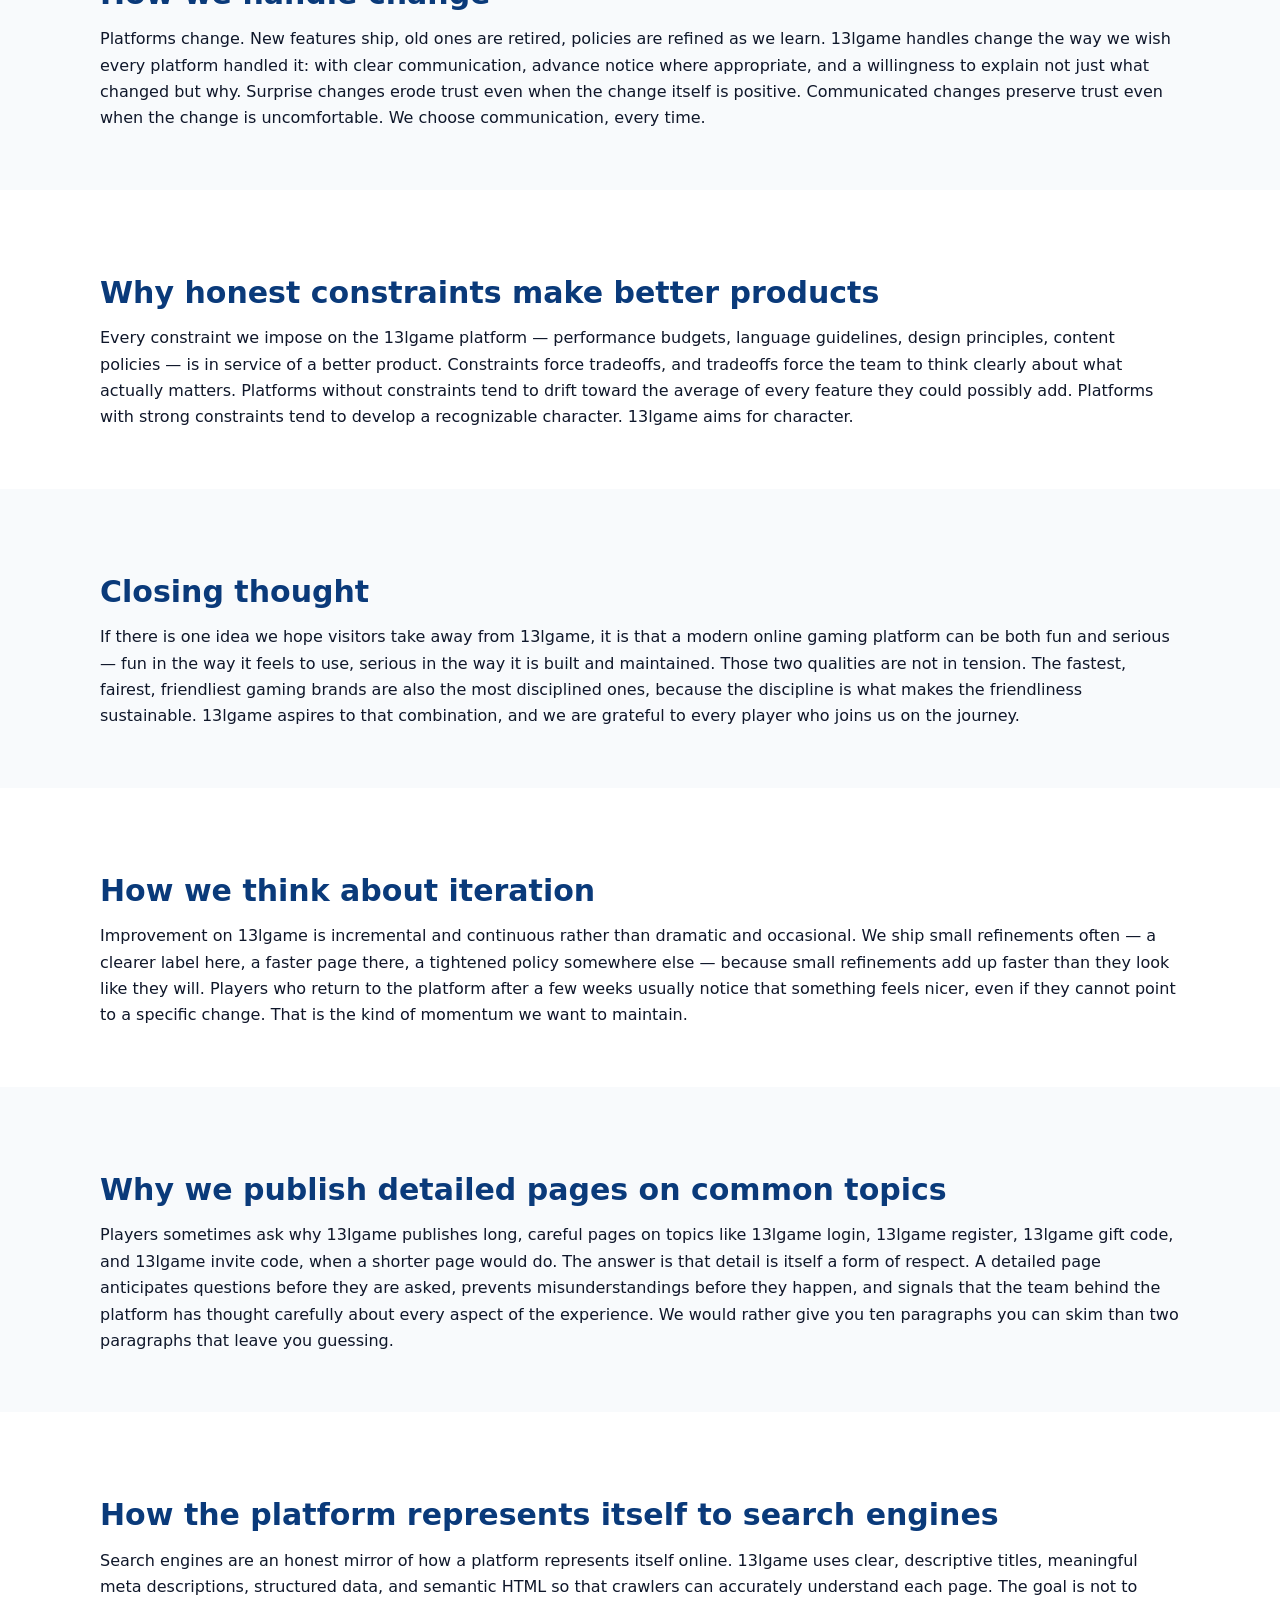
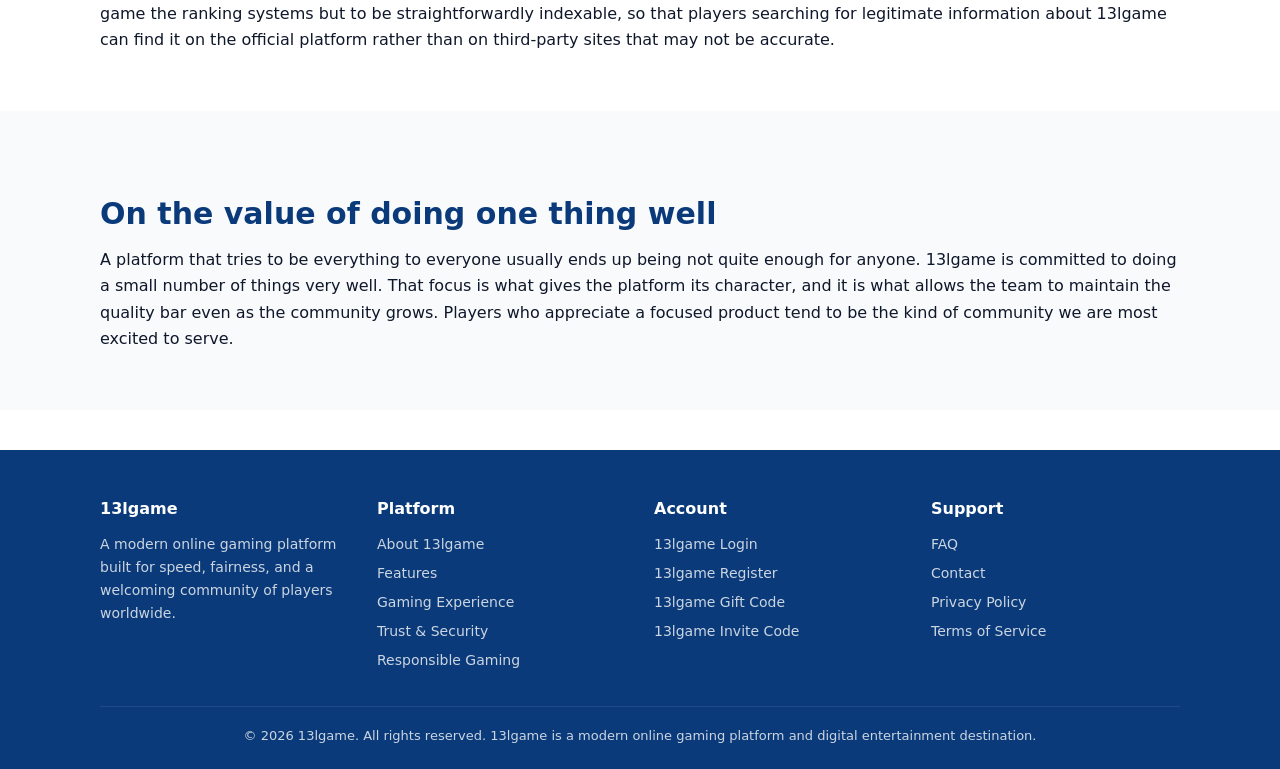
<file: contact.html>
<!doctype html>
<html lang="en">
<head>
<meta charset="utf-8">
<meta name="viewport" content="width=device-width,initial-scale=1,viewport-fit=cover">
<title>Contact 13lgame — Support, Feedback and Brand Inquiries</title>
<meta name="description" content="Contact 13lgame for support, feedback or brand inquiries. Reach the official 13lgame team through the channels described on this page.">
<meta name="keywords" content="13lgame contact, 13lgame support, 13lgame, 13lgame login, 13lgame register">
<meta name="author" content="13lgame">
<meta name="robots" content="index,follow,max-image-preview:large,max-snippet:-1">
<meta name="theme-color" content="#0a3a7a">
<link rel="canonical" href="https://13lgames.live/contact.html">
<link rel="icon" type="image/svg+xml" href="/assets/favicon.svg">
<link rel="dns-prefetch" href="//13lgames.live">
<link rel="preconnect" href="https://13lgames.live" crossorigin>
<meta property="og:type" content="website">
<meta property="og:site_name" content="13lgame">
<meta property="og:title" content="Contact 13lgame — Support, Feedback and Brand Inquiries">
<meta property="og:description" content="Contact 13lgame for support, feedback or brand inquiries. Reach the official 13lgame team through the channels described on this page.">
<meta property="og:url" content="https://13lgames.live/contact.html">
<meta property="og:image" content="https://13lgames.live/assets/hero.svg">
<meta name="twitter:card" content="summary_large_image">
<meta name="twitter:title" content="Contact 13lgame — Support, Feedback and Brand Inquiries">
<meta name="twitter:description" content="Contact 13lgame for support, feedback or brand inquiries. Reach the official 13lgame team through the channels described on this page.">
<meta name="twitter:image" content="https://13lgames.live/assets/hero.svg">
<link rel="stylesheet" href="/assets/styles.css">
<script type="application/ld+json">{"@context":"https://schema.org","@type":"Organization","name":"13lgame","url":"https://13lgames.live","logo":{"@type":"ImageObject","url":"https://13lgames.live/assets/logo.svg"},"sameAs":["https://13lgames.live"],"description":"13lgame is a modern online gaming platform offering a fast, fair, and community-driven digital entertainment experience."}</script>
<script type="application/ld+json">{"@context":"https://schema.org","@type":"WebSite","name":"13lgame","url":"https://13lgames.live","potentialAction":{"@type":"SearchAction","target":"https://13lgames.live/?q={query}","query-input":"required name=query"}}</script>
<script type="application/ld+json">{"@context":"https://schema.org","@type":"WebPage","name":"Contact 13lgame \u2014 Support, Feedback and Brand Inquiries","url":"https://13lgames.live/contact.html","description":"Contact 13lgame for support, feedback or brand inquiries. Reach the official 13lgame team through the channels described on this page.","inLanguage":"en","isPartOf":{"@type":"WebSite","name":"13lgame","url":"https://13lgames.live"}}</script>
</head>
<body>
<header class="site"><div class="container nav">
<a href="/" aria-label="13lgame home"><img class="logo" src="/assets/logo.svg" alt="13lgame logo" width="160" height="40"></a>
<nav aria-label="Primary"><ul>
<li><a href="/">Home</a></li>
<li><a href="/about.html">About</a></li>
<li><a href="/features.html">Features</a></li>
<li><a href="/login.html">Login</a></li>
<li><a href="/register.html">Register</a></li>
<li><a href="/giftcode.html">Gift Code</a></li>
<li><a href="/invite-code.html">Invite Code</a></li>
<li><a href="/faq.html">FAQ</a></li>
<li><a href="/contact.html">Contact</a></li>
</ul></nav></div></header>
<div class="container breadcrumb" aria-label="Breadcrumb"><a href="/">Home</a> &rsaquo; <a href="/contact.html">Contact</a></div>
<script type="application/ld+json">{"@context":"https://schema.org","@type":"BreadcrumbList","itemListElement":[{"@type":"ListItem","position":1,"name":"Home","item":"https://13lgames.live/"},{"@type":"ListItem","position":2,"name":"Contact","item":"https://13lgames.live/contact.html"}]}</script>
<section class='hero'><div class='container'><h1>Contact 13lgame</h1><p class='lead'>The 13lgame team welcomes your questions, feedback and reports. This page describes how to reach us and what to expect.</p></div></section><section><div class='container'><h2>How to reach 13lgame</h2>
<p>The 13lgame team treats inbound messages as an essential part of running the platform. Whether you are asking about 13lgame login behavior, have a question about 13lgame register, want to confirm a 13lgame gift code, or have feedback about the 13lgame invite code system, your message has a clear path to the team that can help.</p>
<p>Please share as much detail as you can in your first message. A clear description of what you were trying to do, what happened instead, and any error messages you saw lets us respond more quickly and accurately. Screenshots are welcome when they help illustrate the situation.</p>
<p>For brand or partnership inquiries, please use the same channel and clearly mark the subject line so that the right person can pick up the conversation.</p>
</div></section>
<section class='alt'><div class='container'><h2>Send a message</h2>
<p>This contact form is provided as a starting point. On the live 13lgame platform, submissions are routed to the appropriate team for response.</p>
<form action='#' method='post' aria-label='Contact 13lgame'>
<div class='field'><label for='name'>Your name</label><input id='name' name='name' type='text' required autocomplete='name'></div>
<div class='field'><label for='email'>Email address</label><input id='email' name='email' type='email' required autocomplete='email'></div>
<div class='field'><label for='topic'>Topic</label><select id='topic' name='topic'><option>General question</option><option>13lgame login help</option><option>13lgame register help</option><option>13lgame gift code question</option><option>13lgame invite code question</option><option>Report a suspicious message</option><option>Feedback or feature request</option></select></div>
<div class='field'><label for='message'>Message</label><textarea id='message' name='message' required></textarea></div>
<div class='field'><button type='submit' class='btn'>Send message</button></div>
</form>
<p class='notice'>Never include your password, full payment details or other sensitive credentials in a support message. 13lgame will never ask for that information.</p>
</div></section><section><div class='container'><h2>Response expectations</h2>
<p>We aim to respond to support messages quickly, but response times can vary depending on volume and complexity. Straightforward 13lgame login questions are usually resolved in a single back-and-forth, while more complex situations may take a little longer. Whatever the case, you will hear back from a real person rather than a generic auto-reply.</p>
<p>If your issue is time-sensitive, mention that in your first message so the support team can prioritize appropriately. Examples of time-sensitive situations include suspected account compromise, a payment-related question, or anything else where a delay could make the issue worse.</p>
</div></section>
<section><div class='container'><h2>What we are interested in hearing</h2>
<p>We are interested in any feedback that helps 13lgame become a better online gaming platform. That includes bug reports, accessibility issues, copy that could be clearer, slow pages, confusing flows, and small ideas for improvement. Even a one-sentence note about something that felt off can be valuable.</p>
<p>We are also interested in success stories. Hearing how players use 13lgame, which features they enjoy most, and how they describe the platform to friends helps us understand what is working. That kind of feedback often shapes the roadmap as much as formal feature requests do.</p>
</div></section>
<section><div class='container'><h2>Reporting impersonation or suspicious activity</h2>
<p>If you receive a message that claims to be from 13lgame and asks for your password, security code, or financial information, please report it. Forward the message details to the team through this contact channel, and we will investigate. Impersonation reports help protect the wider community, not just the individual reporter.</p>
<p>If you discover a website or account impersonating the 13lgame brand, report that too. The faster we know, the faster we can take appropriate action.</p>
</div></section>
<section><div class='container'><h2>Privacy and your message</h2>
<p>13lgame respects the privacy of every player. We design our data handling around the principle of minimization: collect only what we need, keep it only as long as it is useful, and protect it with appropriate safeguards. Our full privacy policy explains exactly what information the platform processes and why, in language that is meant to be read by humans rather than lawyers.</p>
<p>We never sell player data. Information shared with 13lgame is used to operate the platform, to support our community programs such as the 13lgame gift code and 13lgame invite code systems, and to keep the service secure. Where we work with trusted service providers — for example, for infrastructure or analytics — we apply contractual and technical controls that hold them to the same standard we set for ourselves.</p>
<p>Players can contact us at any time with questions about their data. We treat those requests as a normal part of running a trustworthy platform, not as an exception. The faster we can resolve a privacy question, the more confident the community can be that 13lgame takes the topic seriously.</p>
</div></section>
<section><div class='container'><h2>Final note</h2>
<p>Thank you for taking the time to contact 13lgame. Every message contributes to a better platform, a stronger community, and a more trustworthy brand. We are glad you are part of the conversation.</p>
</div></section>
<div class='container'><div class='cta'>
<h2>Join the 13lgame community</h2>
<p>Create an account or log in to access the modern online gaming platform thousands of players already trust.</p>
<a class='btn' href='/register.html'>13lgame Register</a> <a class='btn outline' href='/login.html' style='background:transparent;border:2px solid #fff;color:#fff;margin-left:8px'>13lgame Login</a>
</div></div>
<section><div class='container'><h2>Going deeper: how 13lgame thinks about the long game</h2><p>The sections below add additional context for readers who want a fuller picture of the 13lgame brand, the philosophy behind the modern online gaming platform, and the way we approach the everyday work of building a trusted gaming destination. Each section stands on its own; feel free to skim or to read in order.</p></div></section>
<section><div class='container'><h2>The compounding value of trust</h2>
<p>Trust does not look impressive on a quarterly chart. It builds slowly, through small interactions that go right, and it can be lost quickly, through a handful of interactions that go wrong. 13lgame invests in trust because it is the single most valuable asset a long-term gaming brand can hold. Every transparent policy, every honest piece of marketing copy, every clear support response is a deposit into that account. Over years, those deposits compound into something a competitor cannot simply outspend.</p>
</div></section>
<section class='alt'><div class='container'><h2>Why our copy is written the way it is</h2>
<p>Reading the words on a 13lgame page should feel like reading a clear, calmly written letter. We avoid hype, we avoid superlatives we cannot back up, and we avoid the corporate dialect that turns ordinary information into an interpretive puzzle. Plain language is harder to write than it looks; it requires actually understanding what we are trying to say. The reward is a brand voice that respects the reader's intelligence and that translates well across cultures and languages.</p>
</div></section>
<section><div class='container'><h2>Security is invisible when it works</h2>
<p>The clearest sign that a platform's security is working well is that you do not have to think about it. Modern authentication patterns, careful session handling, conservative data practices, and continuous monitoring all happen quietly in the background. 13lgame invests in those invisible systems because the alternative — visible security problems — is far more expensive in both reputation and player trust. Players strengthen this work by using strong unique passwords and by being skeptical of any message that asks for credentials outside the platform's normal flows.</p>
</div></section>
<section class='alt'><div class='container'><h2>Why we care about the small details</h2>
<p>A single well-designed page does not make a brand. A thousand well-designed pages do. 13lgame sweats the small stuff — the wording of an error message, the spacing of a form field, the timing of a confirmation, the polish of a small icon — because the small stuff is what separates a forgettable product from a memorable one. Players may not consciously notice each individual detail, but they feel the cumulative effect, and that feeling is what they describe when they tell a friend that the platform 'just feels good to use.'</p>
</div></section>
<section><div class='container'><h2>A culture of respect</h2>
<p>Internally, the 13lgame team treats colleagues, partners, and players the same way: as intelligent adults who deserve straight answers. That culture shows up in the product. Support replies are not condescending. Policy pages are not patronizing. Error messages do not blame the user for the platform's shortcomings. A culture of respect inside a company tends to produce a respectful product, and 13lgame is built to be exactly that kind of product.</p>
</div></section>
<section class='alt'><div class='container'><h2>What good support looks like</h2>
<p>Good support is not a script. It is a real person, who has read your message carefully, responding in a way that actually helps. 13lgame trains its support function to listen first, ask precise follow-up questions, and resolve issues quickly. Where a known answer applies, we deliver it clearly. Where the answer requires investigation, we say so and we follow through. Every support conversation is also a feedback loop into the product, because the questions players ask reveal where the platform itself could be clearer.</p>
</div></section>
<section><div class='container'><h2>A note on patience</h2>
<p>Building a brand worth trusting takes patience — on our side, and sometimes on the community's side as well. There will be moments where 13lgame ships an improvement that is smaller than players hoped, or takes longer than expected to land. We ask for patience in those moments, and we work to earn it back through consistent execution over time. The platforms that endure are not the ones that move fastest in any single quarter; they are the ones that keep moving steadily across many quarters.</p>
</div></section>
<section class='alt'><div class='container'><h2>Why every page on 13lgame is a brand page</h2>
<p>A brand is not just a logo or a tagline. It is the cumulative impression a person forms from every interaction with the company. That is why every page on 13lgame — the homepage, the FAQ, the terms of service, even an error page — is treated as a brand page. The same care, the same voice, and the same standards apply throughout. A platform that is sloppy on its policy pages will be sloppy in other ways too, and we are determined not to be that kind of platform.</p>
</div></section>
<section><div class='container'><h2>A welcoming community by design</h2>
<p>A welcoming community does not happen by accident. It happens when a platform sets clear expectations, enforces them consistently, and demonstrates through its own behavior how members should treat each other. 13lgame takes that responsibility seriously. We write community guidelines that are short and specific, we apply them evenly, and we celebrate the players who help make the platform a friendly place to spend time.</p>
</div></section>
<section class='alt'><div class='container'><h2>The shape of a modern online gaming platform</h2><p>A modern online gaming platform is more than a collection of features. It is a coordinated experience that has to feel coherent on every screen, in every flow, and in every interaction with the support team. 13lgame approaches that coherence as a design problem: how do we make a hundred small decisions in a way that adds up to one consistent brand? The answer is to keep the underlying principles small and the discipline high. Clarity, fairness, respect, and craft are not just words on an internal slide; they are the rubric we use whenever a tradeoff has to be made.</p></div></section>
<section><div class='container'><h2>Performance is a feature, not a tax</h2><p>It is tempting for any platform to treat performance as a cost center: something engineering has to pay for so that the product team can ship more features. 13lgame takes the opposite view. Performance is one of the most player-facing features we ship, because every additional second of load time silently subtracts from the experience. By keeping page weight low, by deferring non-critical work, and by measuring real-world performance across the devices our community actually uses, 13lgame turns speed into a brand attribute that competitors with larger budgets often struggle to match.</p></div></section>
<section class='alt'><div class='container'><h2>Why we resist feature bloat</h2><p>There is a familiar pattern in the gaming industry: a platform launches with a tight, well-designed core, succeeds, accumulates feature requests, and gradually adds them all. Within a few years, the original clarity is gone, replaced by an overgrown product that confuses new players and frustrates old ones. 13lgame is deliberately structured to resist that pattern. We say no to features that do not earn their place, we sunset features that have stopped being useful, and we maintain a strict bar for what is considered finished. The result is a platform that stays focused as it grows.</p></div></section>
<section><div class='container'><h2>Designing for attention, not against it</h2><p>The dominant design philosophy in online entertainment has, for years, been to maximize the time players spend on a platform. 13lgame rejects that philosophy. We design for attention rather than against it: notifications are minimal, marketing prompts are restrained, and there are no dark patterns engineered to keep you online beyond the moment you wanted to leave. The metric we care about is whether a player chose to come back, not whether we successfully prevented them from leaving.</p></div></section>
<section class='alt'><div class='container'><h2>Mobile is the baseline, not an afterthought</h2><p>For the majority of the 13lgame community, a phone is the primary computer. That single fact shapes a huge portion of our design decisions. Layouts are designed for the smallest practical screen first, tap targets are sized for thumbs, contrast and font sizes are calibrated for outdoor light, and the visual hierarchy stays readable when the screen is held at arm's length. Desktop users benefit from the same discipline, because a layout that works on a phone has plenty of room to breathe on a laptop.</p></div></section>
<section><div class='container'><h2>Accessibility is for everyone</h2><p>Players who rely on assistive technology are not a niche audience to be served as an afterthought. They are part of the 13lgame community, and the platform is built with that in mind. Semantic markup, high-contrast colors, generous focus states, and meaningful ARIA labels are part of the baseline. Accessibility improvements often turn out to improve the experience for everyone — captions help users in noisy environments, large tap targets help users with normal vision in moving vehicles, and so on. We continue to improve in this area and we welcome feedback from any player who notices something we could do better.</p></div></section>
<section class='alt'><div class='container'><h2>What it means to be community-driven</h2><p>Many platforms claim to be community-driven; few actually behave that way. At 13lgame, community input is built into the product process. Feature requests, criticism, and bug reports from real players shape the roadmap more than any internal brainstorm session ever could. When we say no to a community request, we explain why, because a respectful no is more useful than a vague maybe. And when we say yes, we ship it with the same care we would apply to any internally generated feature.</p></div></section>
<section><div class='container'><h2>Honest community programs</h2><p>Programs like the 13lgame gift code, the 13lgame free giftcode campaigns, and the 13lgame invite code system exist to celebrate the community, not to manipulate it. We document what each program offers, who can participate, and what the limits are. We size each program to be sustainable so that we can keep running it. And we apply the rules consistently, so that no player is left wondering whether the program quietly favors someone else. Honest community programs work; manipulative ones eventually unravel.</p></div></section>
<section class='alt'><div class='container'><h2>A platform you can recommend without a disclaimer</h2><p>The strongest endorsement any platform can receive is the kind that does not require qualifications. A 13lgame player should be able to recommend the platform to a friend in a single sentence — 'I have been enjoying 13lgame, you might like it too' — without needing to add caveats about confusing flows, surprise fees, or aggressive marketing. We work hard to be that kind of platform, because that kind of recommendation is what builds a real community over time.</p></div></section>
<section><div class='container'><h2>Why we publish policies in plain language</h2><p>A policy that nobody can understand is, in practice, no policy at all. 13lgame publishes its terms, privacy commitments, and community guidelines in language that is meant to be read by humans rather than lawyers. Where a defined term is genuinely necessary, we define it in line. Where a policy has a practical consequence, we describe that consequence in concrete terms. The result is a set of documents that players can actually use to understand what the platform is doing on their behalf.</p></div></section>
<section class='alt'><div class='container'><h2>The role of search engines in our story</h2><p>Most new players discover 13lgame through search. That fact shapes how we build the site: clear titles, meaningful descriptions, semantic structure, schema markup, and content that actually answers the questions players are asking. We do not chase search trends with thin content, and we do not stuff keywords into copy in ways that compromise readability. Honest, well-structured content tends to rank well on its own over time, and it serves the human reader at the same time.</p></div></section>
<section><div class='container'><h2>Building for the long term</h2><p>It is easy to optimize a gaming platform for the next quarter. It is harder to optimize for the next decade. 13lgame chooses the harder path. That means making decisions that do not always look impressive in the short run — declining a noisy marketing tactic, sunsetting a feature that has stopped earning its place, investing in performance work that has no visible launch moment. Over time, those decisions compound into a platform that still feels healthy long after flashier competitors have started to look tired.</p></div></section>
<section class='alt'><div class='container'><h2>Our position on hype</h2><p>You will not see 13lgame promise guaranteed wins, risk-free outcomes, or any of the other phrases that are common in the worst corners of online entertainment marketing. Those phrases are not honest, and a brand that traffics in them cannot be trusted to keep its other promises. 13lgame is entertainment. It is designed to be enjoyed in moderation, and it is described that way in every piece of copy we publish. That clarity is part of the brand, and we will continue to defend it.</p></div></section>
<section><div class='container'><h2>A platform that knows what it is not</h2><p>Knowing what a platform is is important. Knowing what it is not is equally important. 13lgame is not a financial product. It is not a substitute for income. It is not a place where outcomes are guaranteed, and it is not a place where pressure tactics belong. By being clear about those boundaries, we make the actual 13lgame experience easier for players to evaluate honestly — and honest evaluation is the foundation of any long-term relationship between a platform and its community.</p></div></section>
<section class='alt'><div class='container'><h2>How we handle change</h2><p>Platforms change. New features ship, old ones are retired, policies are refined as we learn. 13lgame handles change the way we wish every platform handled it: with clear communication, advance notice where appropriate, and a willingness to explain not just what changed but why. Surprise changes erode trust even when the change itself is positive. Communicated changes preserve trust even when the change is uncomfortable. We choose communication, every time.</p></div></section>
<section><div class='container'><h2>Why honest constraints make better products</h2><p>Every constraint we impose on the 13lgame platform — performance budgets, language guidelines, design principles, content policies — is in service of a better product. Constraints force tradeoffs, and tradeoffs force the team to think clearly about what actually matters. Platforms without constraints tend to drift toward the average of every feature they could possibly add. Platforms with strong constraints tend to develop a recognizable character. 13lgame aims for character.</p></div></section>
<section class='alt'><div class='container'><h2>Closing thought</h2><p>If there is one idea we hope visitors take away from 13lgame, it is that a modern online gaming platform can be both fun and serious — fun in the way it feels to use, serious in the way it is built and maintained. Those two qualities are not in tension. The fastest, fairest, friendliest gaming brands are also the most disciplined ones, because the discipline is what makes the friendliness sustainable. 13lgame aspires to that combination, and we are grateful to every player who joins us on the journey.</p></div></section>
<section><div class='container'><h2>How we think about iteration</h2><p>Improvement on 13lgame is incremental and continuous rather than dramatic and occasional. We ship small refinements often — a clearer label here, a faster page there, a tightened policy somewhere else — because small refinements add up faster than they look like they will. Players who return to the platform after a few weeks usually notice that something feels nicer, even if they cannot point to a specific change. That is the kind of momentum we want to maintain.</p></div></section>
<section class='alt'><div class='container'><h2>Why we publish detailed pages on common topics</h2><p>Players sometimes ask why 13lgame publishes long, careful pages on topics like 13lgame login, 13lgame register, 13lgame gift code, and 13lgame invite code, when a shorter page would do. The answer is that detail is itself a form of respect. A detailed page anticipates questions before they are asked, prevents misunderstandings before they happen, and signals that the team behind the platform has thought carefully about every aspect of the experience. We would rather give you ten paragraphs you can skim than two paragraphs that leave you guessing.</p></div></section>
<section><div class='container'><h2>How the platform represents itself to search engines</h2><p>Search engines are an honest mirror of how a platform represents itself online. 13lgame uses clear, descriptive titles, meaningful meta descriptions, structured data, and semantic HTML so that crawlers can accurately understand each page. The goal is not to game the ranking systems but to be straightforwardly indexable, so that players searching for legitimate information about 13lgame can find it on the official platform rather than on third-party sites that may not be accurate.</p></div></section>
<section class='alt'><div class='container'><h2>On the value of doing one thing well</h2><p>A platform that tries to be everything to everyone usually ends up being not quite enough for anyone. 13lgame is committed to doing a small number of things very well. That focus is what gives the platform its character, and it is what allows the team to maintain the quality bar even as the community grows. Players who appreciate a focused product tend to be the kind of community we are most excited to serve.</p></div></section>
<footer class="site"><div class="container">
<div class="foot-grid">
<div><h4>13lgame</h4><p style="font-size:14px;color:#cbd5e1">A modern online gaming platform built for speed, fairness, and a welcoming community of players worldwide.</p></div>
<div><h4>Platform</h4><ul>
<li><a href="/about.html">About 13lgame</a></li>
<li><a href="/features.html">Features</a></li>
<li><a href="/gaming-experience.html">Gaming Experience</a></li>
<li><a href="/trust-security.html">Trust &amp; Security</a></li>
<li><a href="/responsible-gaming.html">Responsible Gaming</a></li>
</ul></div>
<div><h4>Account</h4><ul>
<li><a href="/login.html">13lgame Login</a></li>
<li><a href="/register.html">13lgame Register</a></li>
<li><a href="/giftcode.html">13lgame Gift Code</a></li>
<li><a href="/invite-code.html">13lgame Invite Code</a></li>
</ul></div>
<div><h4>Support</h4><ul>
<li><a href="/faq.html">FAQ</a></li>
<li><a href="/contact.html">Contact</a></li>
<li><a href="/privacy.html">Privacy Policy</a></li>
<li><a href="/terms.html">Terms of Service</a></li>
</ul></div>
</div>
<div class="foot-bottom">&copy; <span id="year">2026</span> 13lgame. All rights reserved. 13lgame is a modern online gaming platform and digital entertainment destination.</div>
</div></footer>
<script src="/assets/script.js" defer></script>
</body></html>
</file>
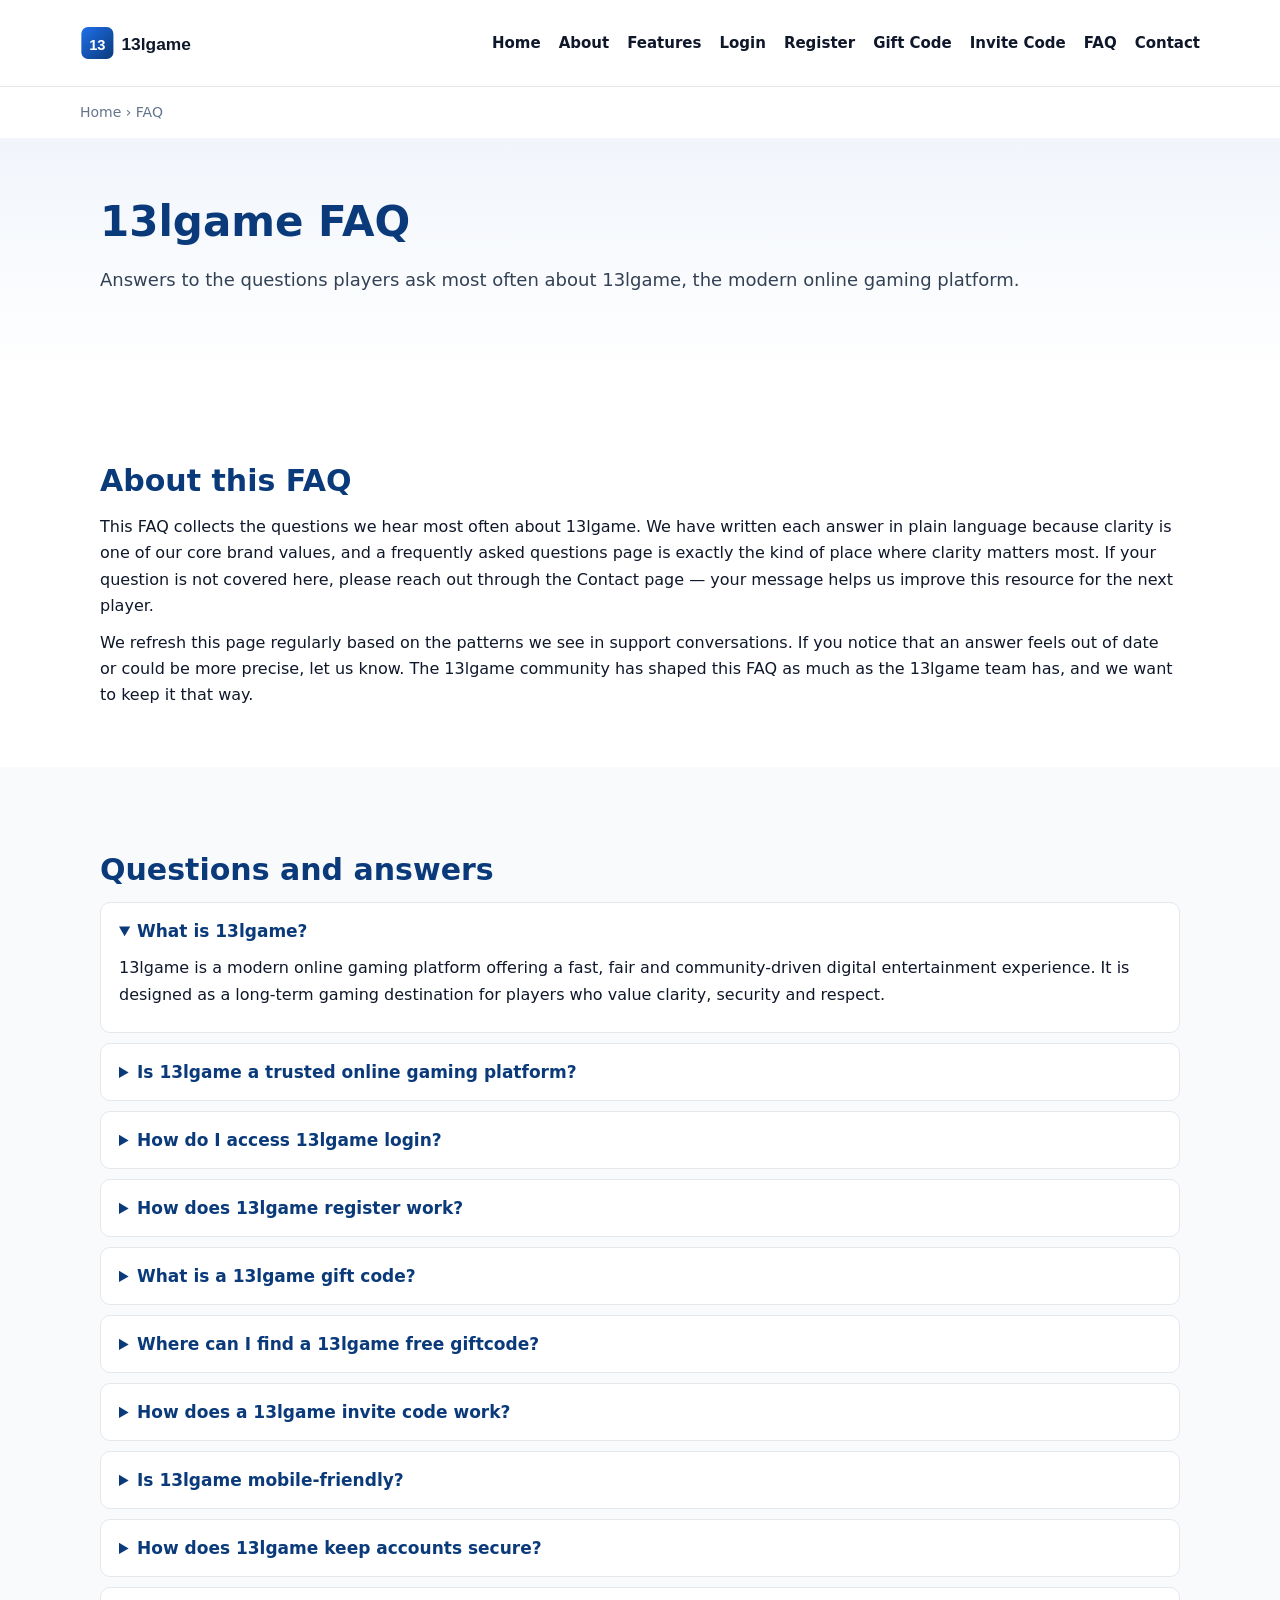
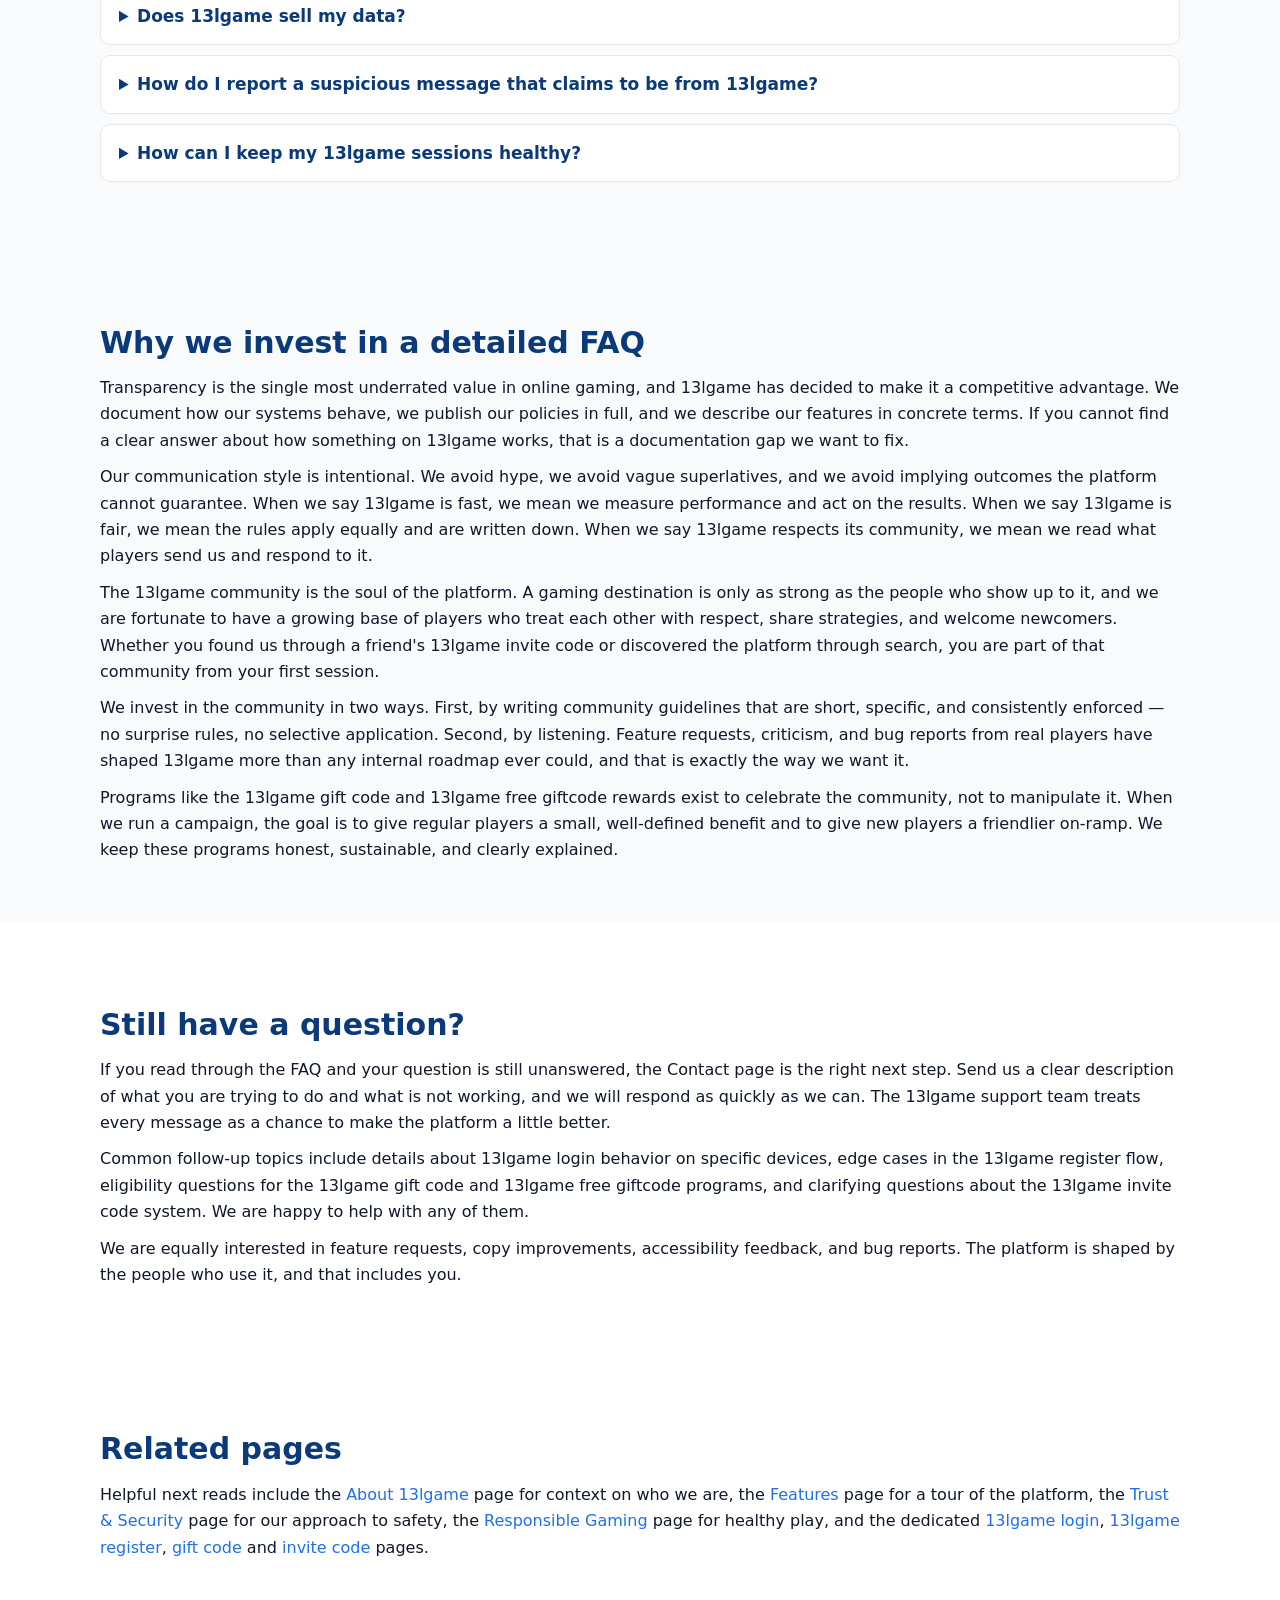
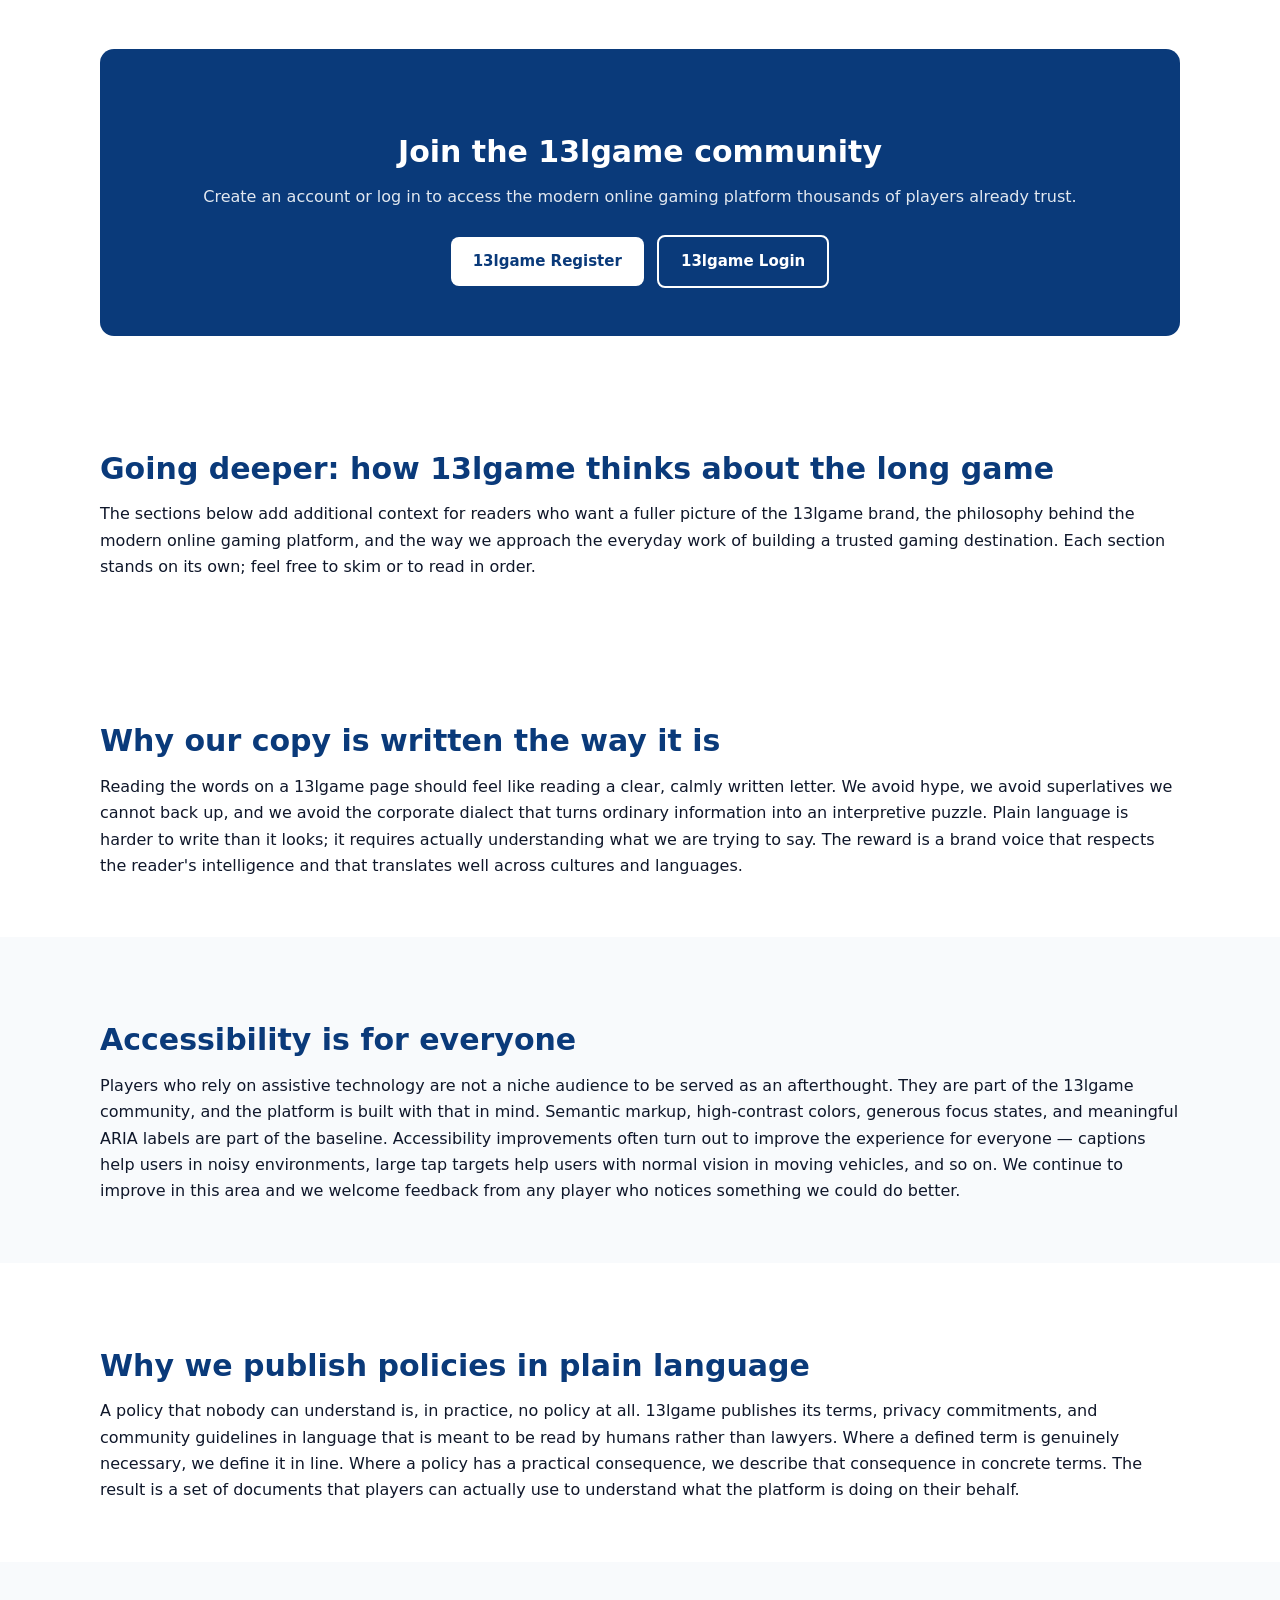
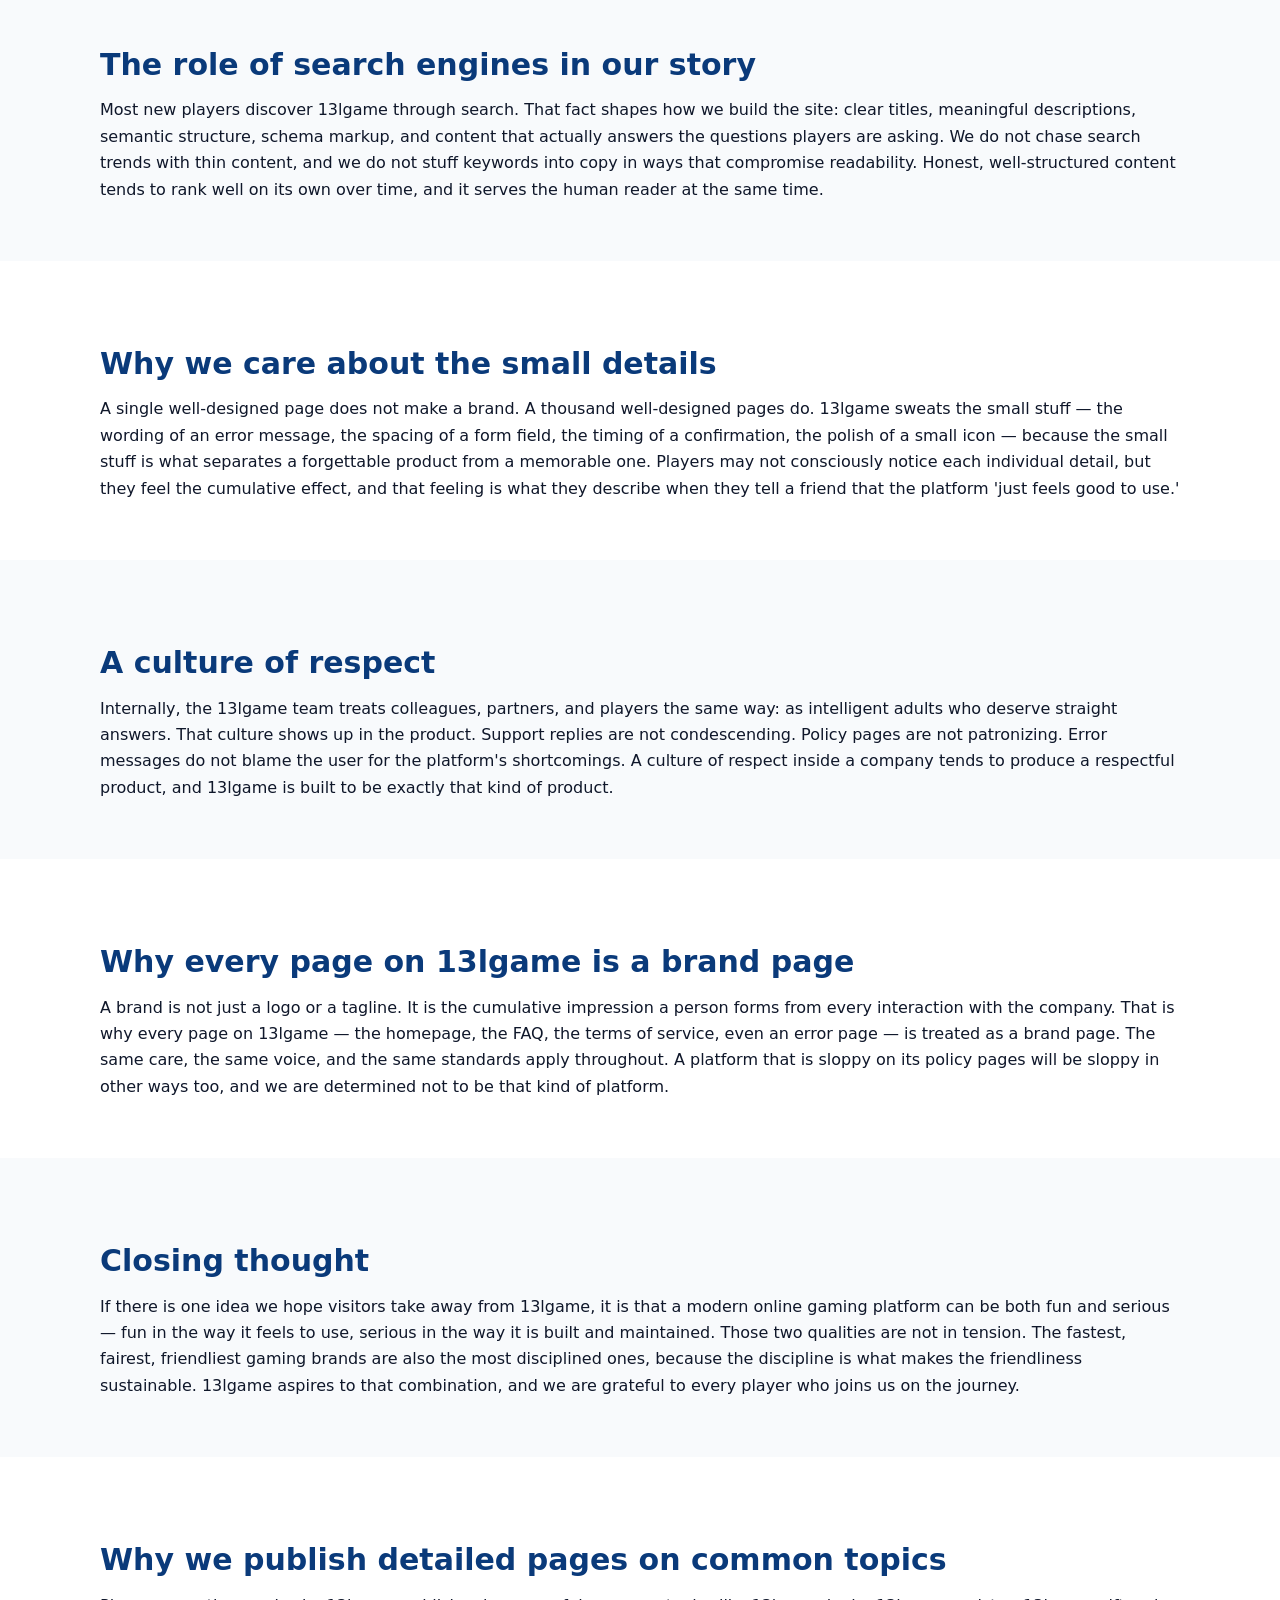
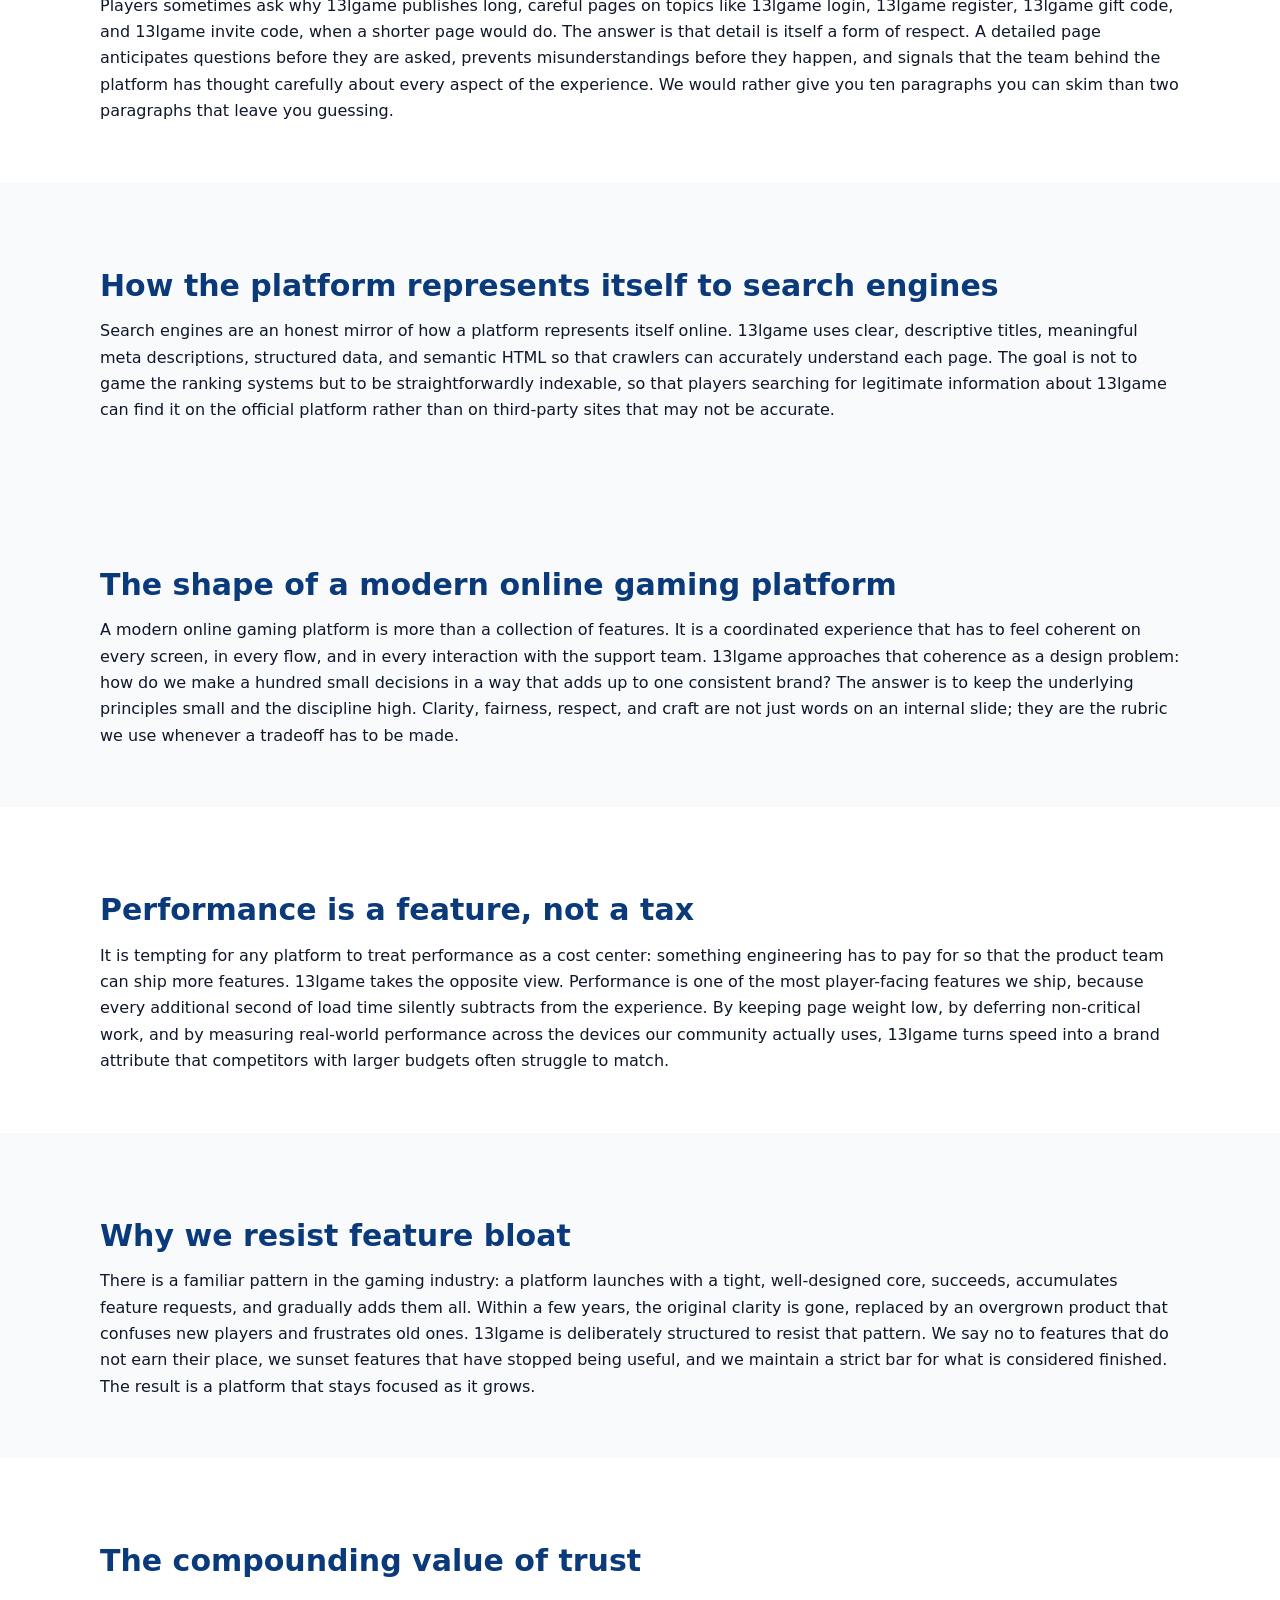
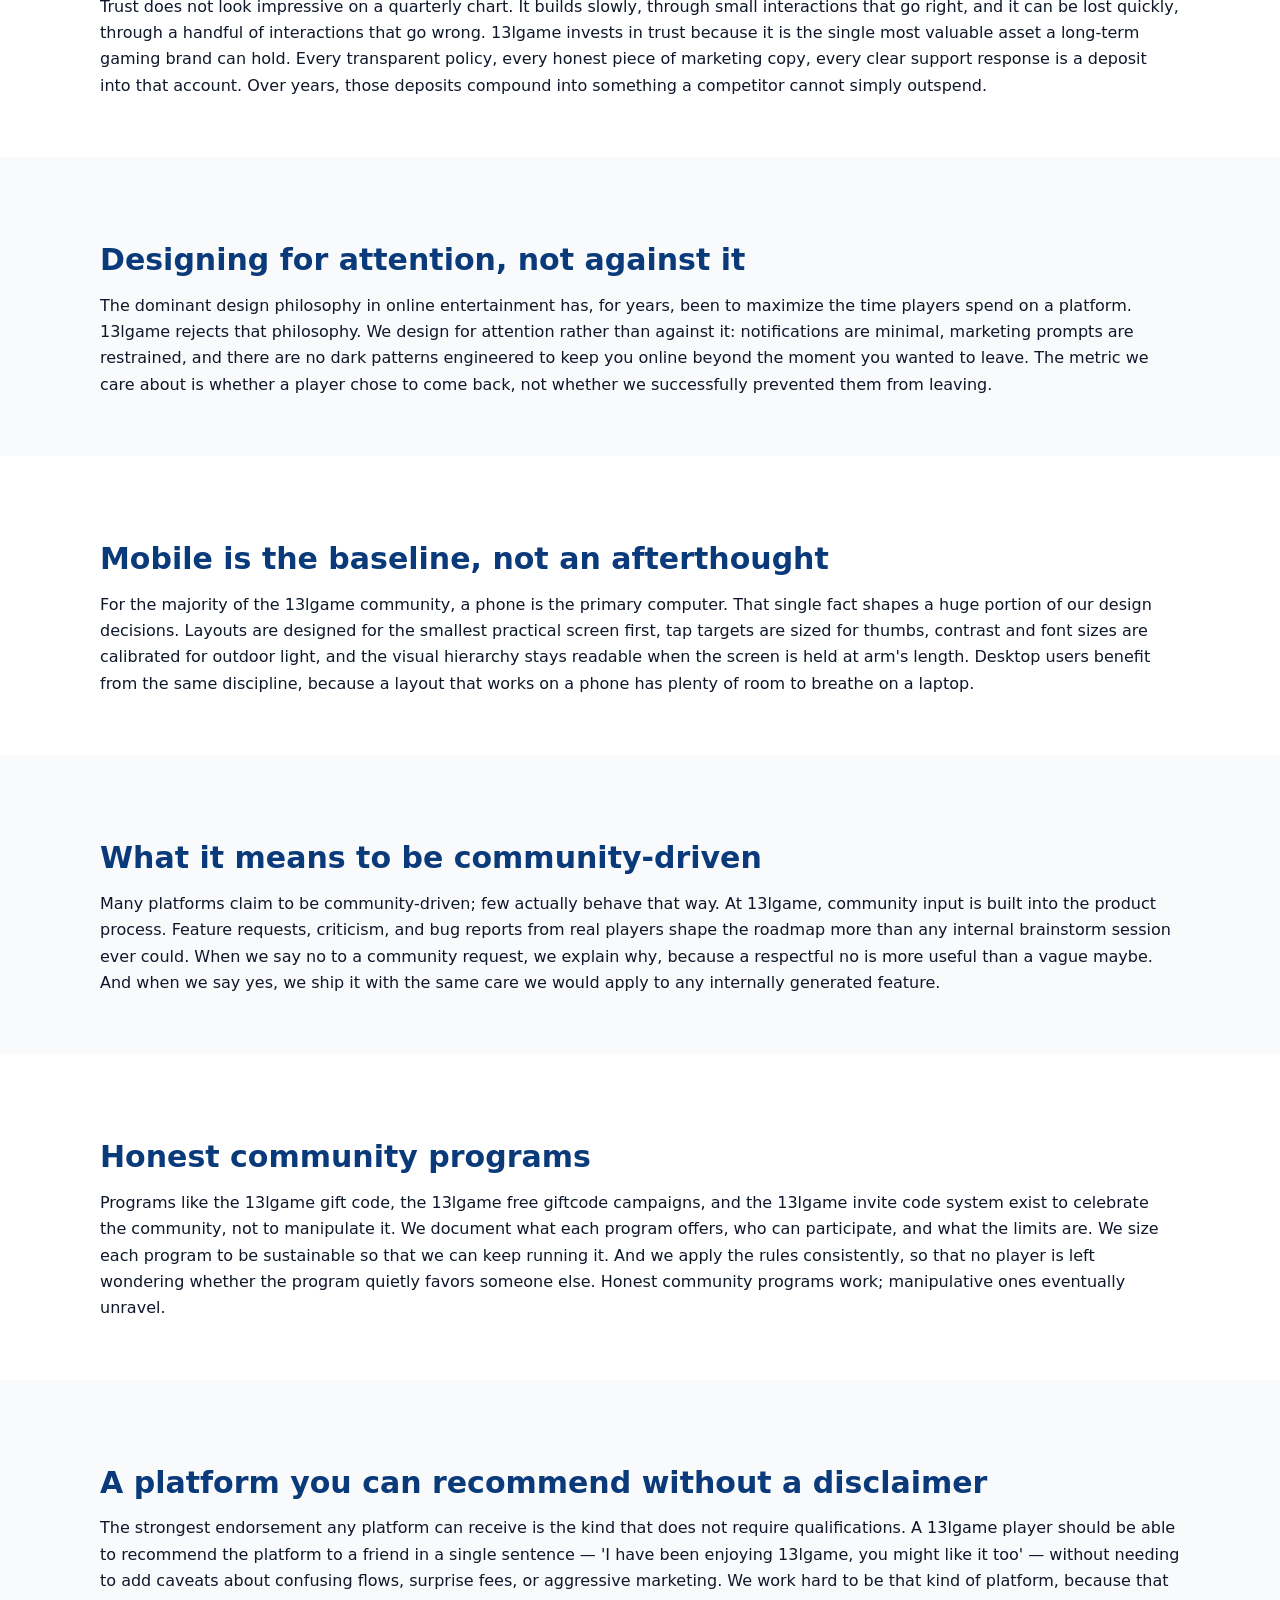
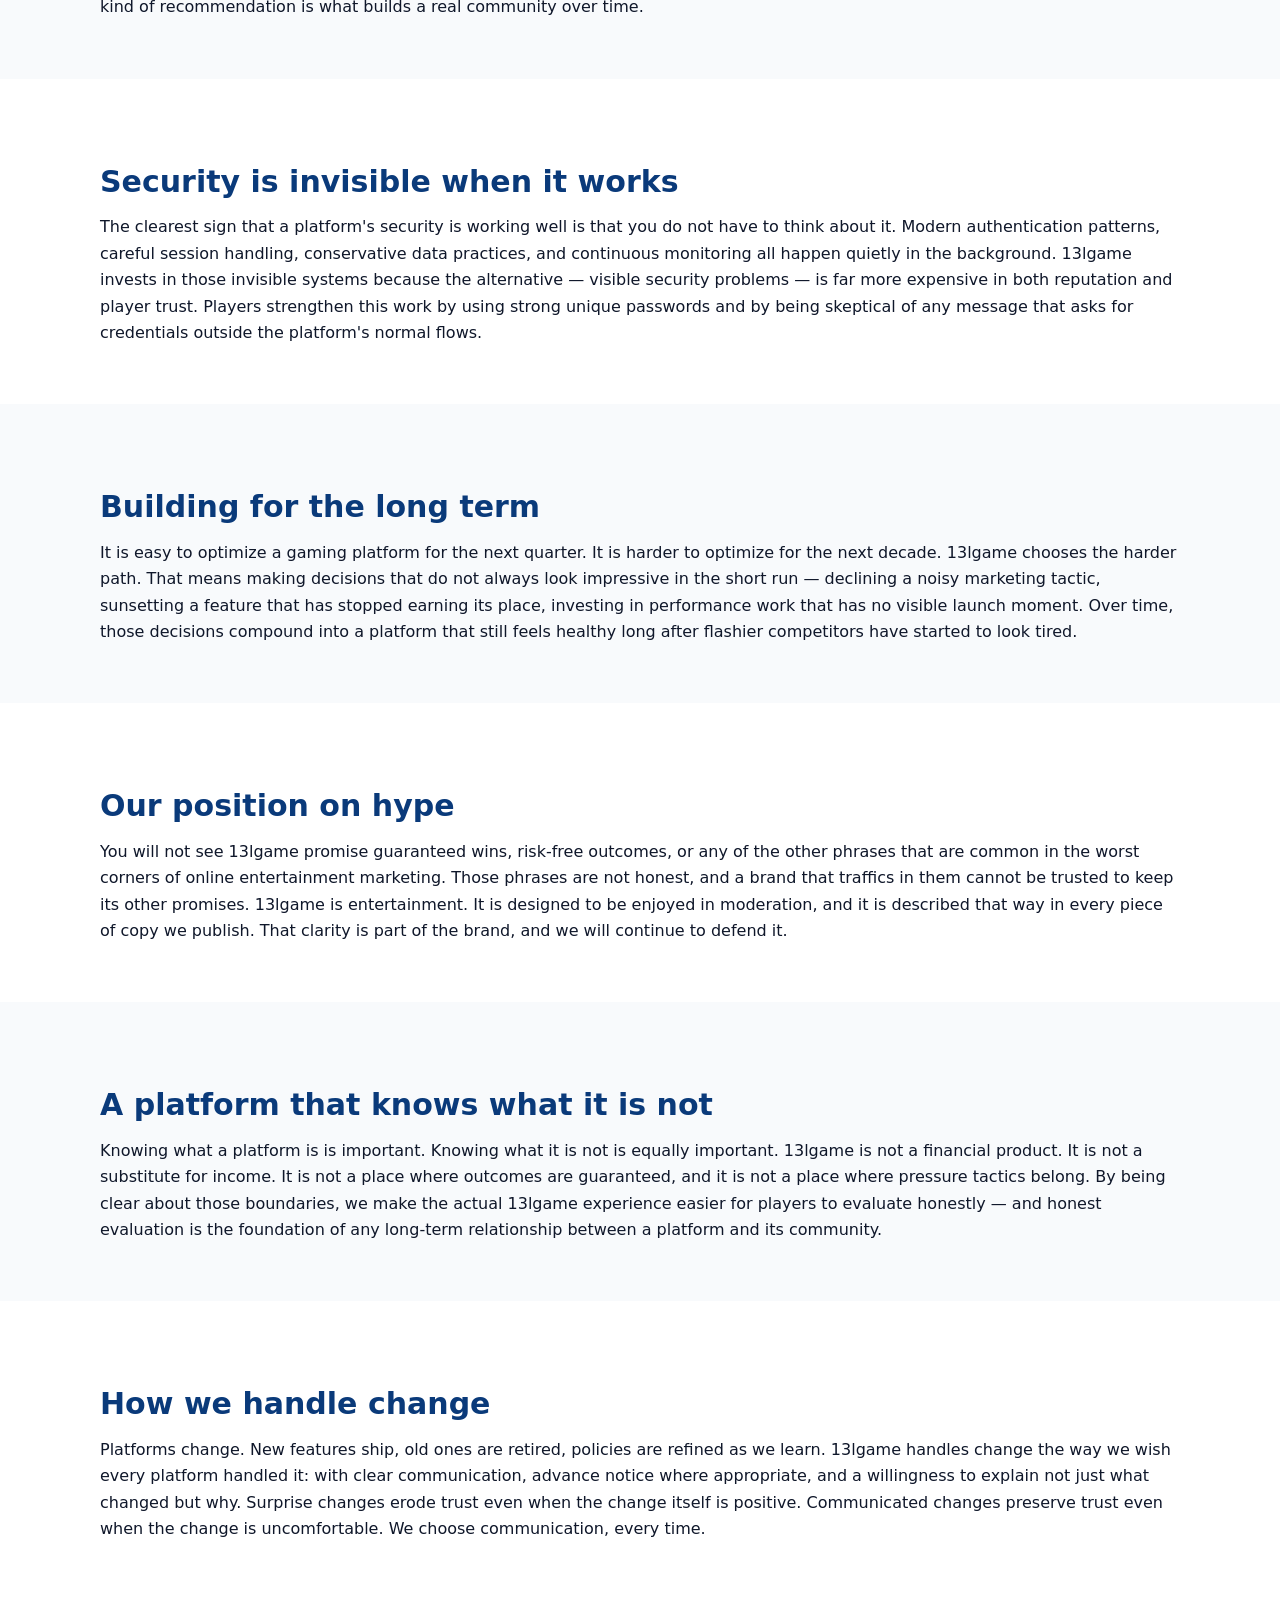
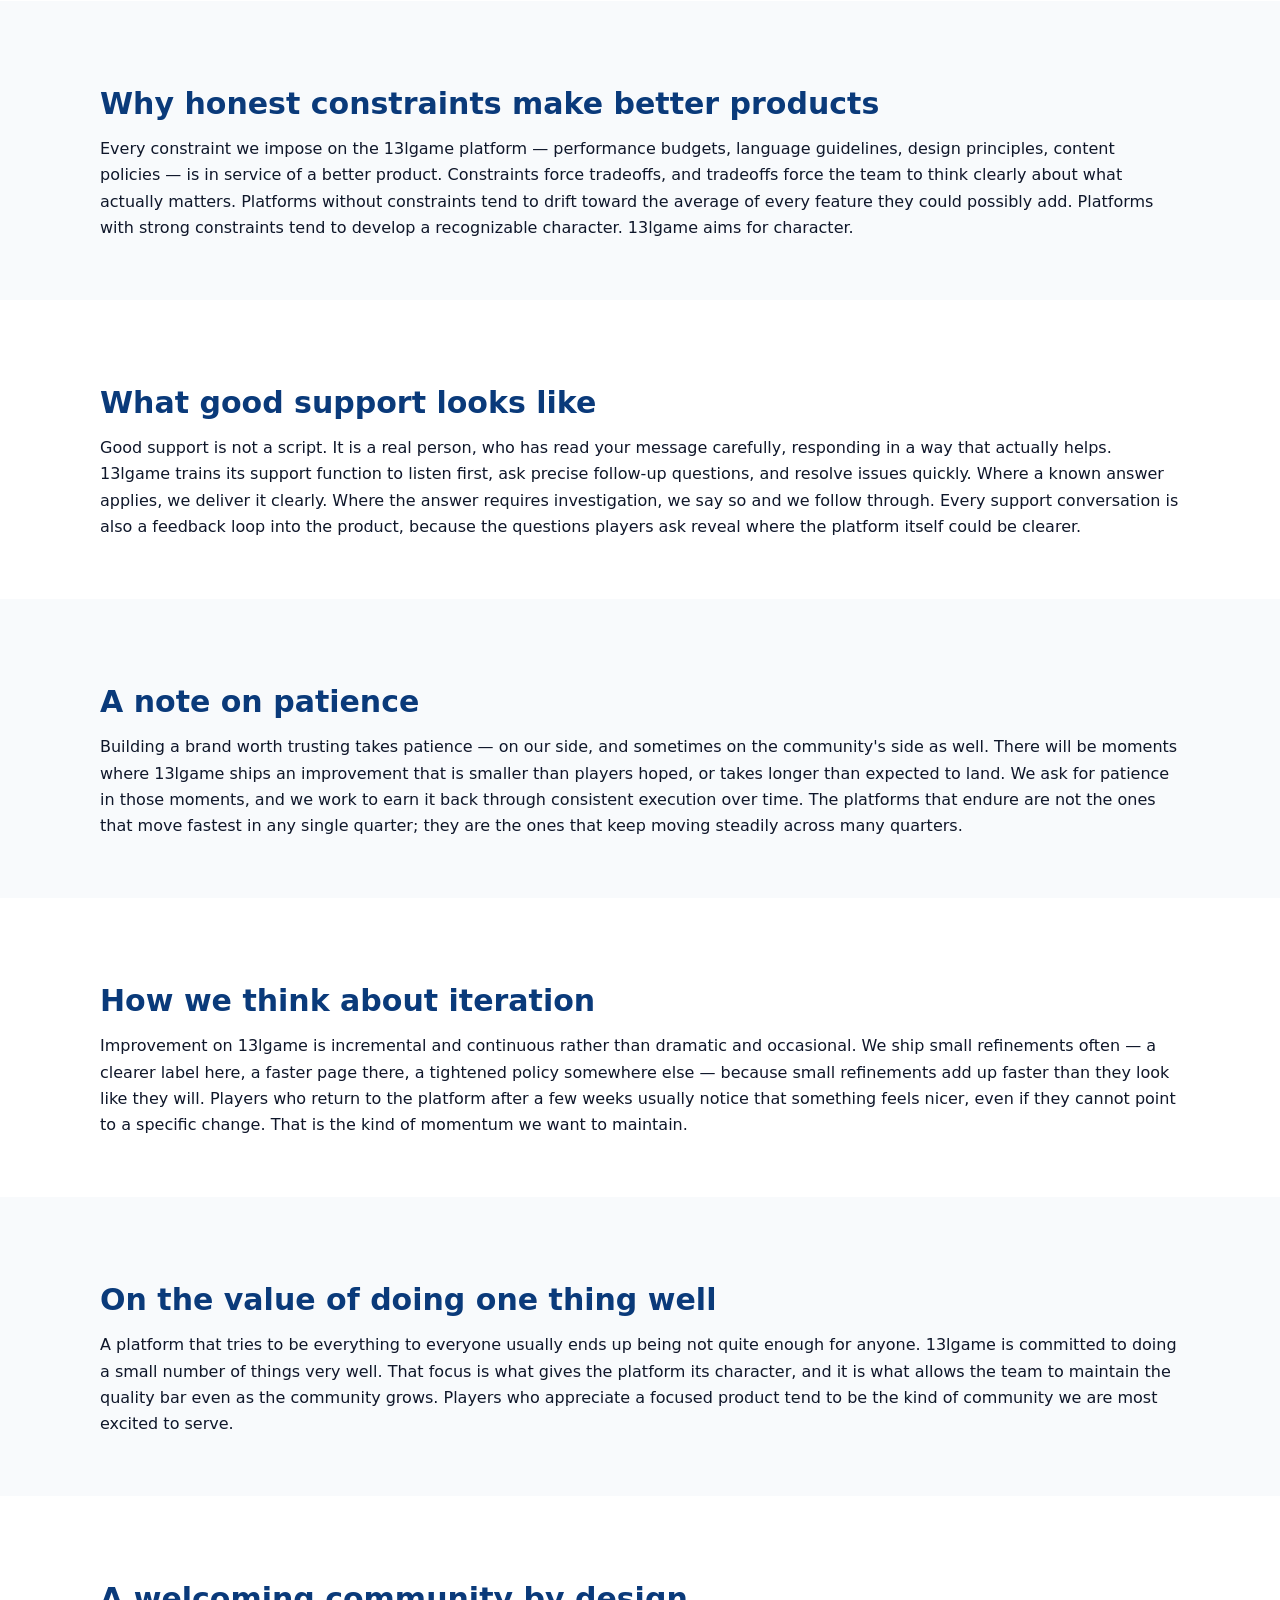
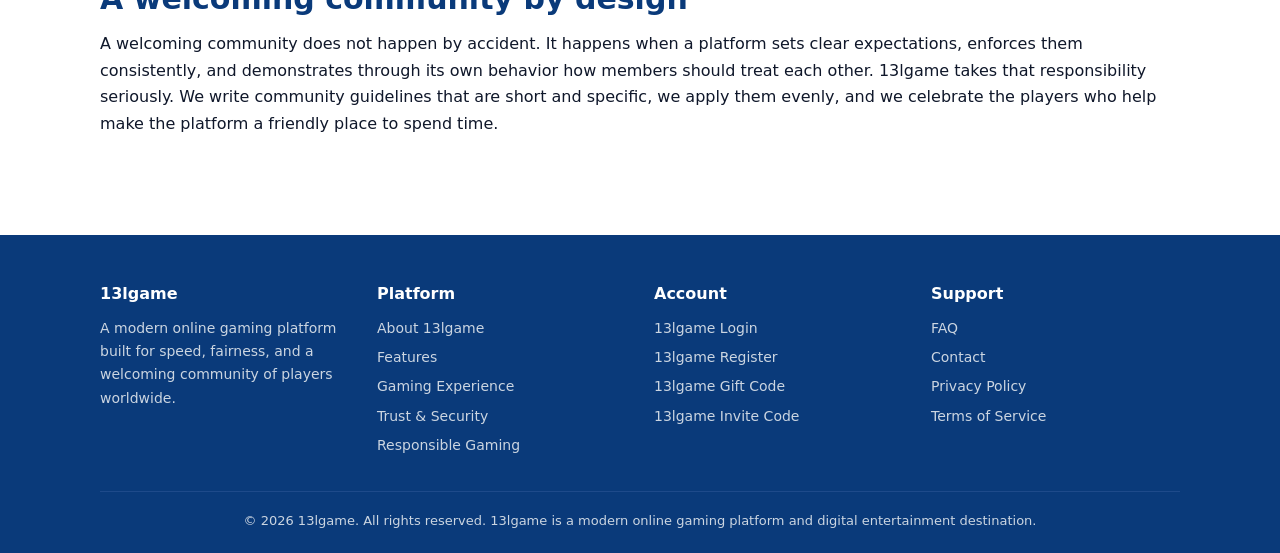
<file: faq.html>
<!doctype html>
<html lang="en">
<head>
<meta charset="utf-8">
<meta name="viewport" content="width=device-width,initial-scale=1,viewport-fit=cover">
<title>13lgame FAQ — Answers to Common Questions</title>
<meta name="description" content="Frequently asked questions about 13lgame, including 13lgame login, 13lgame register, 13lgame gift code, 13lgame free giftcode and 13lgame invite code.">
<meta name="keywords" content="13lgame, 13lgame login, 13lgame register, 13lgame gift code, 13lgame free giftcode, 13lgame invite code">
<meta name="author" content="13lgame">
<meta name="robots" content="index,follow,max-image-preview:large,max-snippet:-1">
<meta name="theme-color" content="#0a3a7a">
<link rel="canonical" href="https://13lgames.live/faq.html">
<link rel="icon" type="image/svg+xml" href="/assets/favicon.svg">
<link rel="dns-prefetch" href="//13lgames.live">
<link rel="preconnect" href="https://13lgames.live" crossorigin>
<meta property="og:type" content="website">
<meta property="og:site_name" content="13lgame">
<meta property="og:title" content="13lgame FAQ — Answers to Common Questions">
<meta property="og:description" content="Frequently asked questions about 13lgame, including 13lgame login, 13lgame register, 13lgame gift code, 13lgame free giftcode and 13lgame invite code.">
<meta property="og:url" content="https://13lgames.live/faq.html">
<meta property="og:image" content="https://13lgames.live/assets/hero.svg">
<meta name="twitter:card" content="summary_large_image">
<meta name="twitter:title" content="13lgame FAQ — Answers to Common Questions">
<meta name="twitter:description" content="Frequently asked questions about 13lgame, including 13lgame login, 13lgame register, 13lgame gift code, 13lgame free giftcode and 13lgame invite code.">
<meta name="twitter:image" content="https://13lgames.live/assets/hero.svg">
<link rel="stylesheet" href="/assets/styles.css">
<script type="application/ld+json">{"@context":"https://schema.org","@type":"Organization","name":"13lgame","url":"https://13lgames.live","logo":{"@type":"ImageObject","url":"https://13lgames.live/assets/logo.svg"},"sameAs":["https://13lgames.live"],"description":"13lgame is a modern online gaming platform offering a fast, fair, and community-driven digital entertainment experience."}</script>
<script type="application/ld+json">{"@context":"https://schema.org","@type":"WebSite","name":"13lgame","url":"https://13lgames.live","potentialAction":{"@type":"SearchAction","target":"https://13lgames.live/?q={query}","query-input":"required name=query"}}</script>
<script type="application/ld+json">{"@context":"https://schema.org","@type":"WebPage","name":"13lgame FAQ \u2014 Answers to Common Questions","url":"https://13lgames.live/faq.html","description":"Frequently asked questions about 13lgame, including 13lgame login, 13lgame register, 13lgame gift code, 13lgame free giftcode and 13lgame invite code.","inLanguage":"en","isPartOf":{"@type":"WebSite","name":"13lgame","url":"https://13lgames.live"}}</script>
<script type="application/ld+json">{"@context":"https://schema.org","@type":"FAQPage","mainEntity":[{"@type":"Question","name":"What is 13lgame?","acceptedAnswer":{"@type":"Answer","text":"13lgame is a modern online gaming platform offering a fast, fair and community-driven digital entertainment experience. It is designed as a long-term gaming destination for players who value clarity, security and respect."}},{"@type":"Question","name":"Is 13lgame a trusted online gaming platform?","acceptedAnswer":{"@type":"Answer","text":"13lgame focuses on the fundamentals that real trust is built on: documented policies, transparent rules, secure account flows, consistent community standards and steady product improvements. We invite players to evaluate the platform the same way they would any long-term service."}},{"@type":"Question","name":"How do I access 13lgame login?","acceptedAnswer":{"@type":"Answer","text":"Open the 13lgame login page from the main navigation and enter the credentials you created during 13lgame register. If you ever forget your password, use the recovery flow and keep your contact information up to date so recovery remains straightforward."}},{"@type":"Question","name":"How does 13lgame register work?","acceptedAnswer":{"@type":"Answer","text":"13lgame register is a short, focused process. You provide the information genuinely required to operate your account, agree to the platform's terms and privacy commitments, and complete the on-screen steps. The process is designed to be quick and respectful of your time."}},{"@type":"Question","name":"What is a 13lgame gift code?","acceptedAnswer":{"@type":"Answer","text":"A 13lgame gift code is an officially issued identifier that grants a documented benefit when redeemed in a qualifying 13lgame account. Codes are released through official 13lgame channels and the rules of each campaign are published up front."}},{"@type":"Question","name":"Where can I find a 13lgame free giftcode?","acceptedAnswer":{"@type":"Answer","text":"Official 13lgame free giftcode campaigns are published through official 13lgame channels. Only act on codes from those sources, and treat anything else with caution."}},{"@type":"Question","name":"How does a 13lgame invite code work?","acceptedAnswer":{"@type":"Answer","text":"A 13lgame invite code is a referral identifier shared by an existing player. Enter it during 13lgame register to link your new account to the player who introduced you. The invite code is a community feature, not a payment mechanism."}},{"@type":"Question","name":"Is 13lgame mobile-friendly?","acceptedAnswer":{"@type":"Answer","text":"Yes. 13lgame is built mobile-first, so the experience is responsive, fast and comfortable on phones, tablets and desktops."}},{"@type":"Question","name":"How does 13lgame keep accounts secure?","acceptedAnswer":{"@type":"Answer","text":"13lgame applies modern authentication patterns, careful session handling and layered protections on the platform infrastructure. Players strengthen this by using strong unique passwords and being cautious of phishing attempts."}},{"@type":"Question","name":"Does 13lgame sell my data?","acceptedAnswer":{"@type":"Answer","text":"No. 13lgame does not sell player data. We collect what we need to operate the platform responsibly, protect it appropriately and keep it only as long as it remains useful."}},{"@type":"Question","name":"How do I report a suspicious message that claims to be from 13lgame?","acceptedAnswer":{"@type":"Answer","text":"Use the Contact page to report any suspicious message, account or website that appears to impersonate 13lgame. Every report helps us protect the broader community."}},{"@type":"Question","name":"How can I keep my 13lgame sessions healthy?","acceptedAnswer":{"@type":"Answer","text":"Set personal limits before each session, take regular breaks, and step away whenever the experience stops feeling enjoyable. The Responsible Gaming page covers this in more depth."}}]}</script>
</head>
<body>
<header class="site"><div class="container nav">
<a href="/" aria-label="13lgame home"><img class="logo" src="/assets/logo.svg" alt="13lgame logo" width="160" height="40"></a>
<nav aria-label="Primary"><ul>
<li><a href="/">Home</a></li>
<li><a href="/about.html">About</a></li>
<li><a href="/features.html">Features</a></li>
<li><a href="/login.html">Login</a></li>
<li><a href="/register.html">Register</a></li>
<li><a href="/giftcode.html">Gift Code</a></li>
<li><a href="/invite-code.html">Invite Code</a></li>
<li><a href="/faq.html">FAQ</a></li>
<li><a href="/contact.html">Contact</a></li>
</ul></nav></div></header>
<div class="container breadcrumb" aria-label="Breadcrumb"><a href="/">Home</a> &rsaquo; <a href="/faq.html">FAQ</a></div>
<script type="application/ld+json">{"@context":"https://schema.org","@type":"BreadcrumbList","itemListElement":[{"@type":"ListItem","position":1,"name":"Home","item":"https://13lgames.live/"},{"@type":"ListItem","position":2,"name":"FAQ","item":"https://13lgames.live/faq.html"}]}</script>
<section class='hero'><div class='container'><h1>13lgame FAQ</h1><p class='lead'>Answers to the questions players ask most often about 13lgame, the modern online gaming platform.</p></div></section><section><div class='container'><h2>About this FAQ</h2>
<p>This FAQ collects the questions we hear most often about 13lgame. We have written each answer in plain language because clarity is one of our core brand values, and a frequently asked questions page is exactly the kind of place where clarity matters most. If your question is not covered here, please reach out through the Contact page — your message helps us improve this resource for the next player.</p>
<p>We refresh this page regularly based on the patterns we see in support conversations. If you notice that an answer feels out of date or could be more precise, let us know. The 13lgame community has shaped this FAQ as much as the 13lgame team has, and we want to keep it that way.</p>
</div></section>
<section class='alt'><div class='container faq'><h2>Questions and answers</h2><details open><summary>What is 13lgame?</summary><p>13lgame is a modern online gaming platform offering a fast, fair and community-driven digital entertainment experience. It is designed as a long-term gaming destination for players who value clarity, security and respect.</p></details>
<details><summary>Is 13lgame a trusted online gaming platform?</summary><p>13lgame focuses on the fundamentals that real trust is built on: documented policies, transparent rules, secure account flows, consistent community standards and steady product improvements. We invite players to evaluate the platform the same way they would any long-term service.</p></details>
<details><summary>How do I access 13lgame login?</summary><p>Open the 13lgame login page from the main navigation and enter the credentials you created during 13lgame register. If you ever forget your password, use the recovery flow and keep your contact information up to date so recovery remains straightforward.</p></details>
<details><summary>How does 13lgame register work?</summary><p>13lgame register is a short, focused process. You provide the information genuinely required to operate your account, agree to the platform&#x27;s terms and privacy commitments, and complete the on-screen steps. The process is designed to be quick and respectful of your time.</p></details>
<details><summary>What is a 13lgame gift code?</summary><p>A 13lgame gift code is an officially issued identifier that grants a documented benefit when redeemed in a qualifying 13lgame account. Codes are released through official 13lgame channels and the rules of each campaign are published up front.</p></details>
<details><summary>Where can I find a 13lgame free giftcode?</summary><p>Official 13lgame free giftcode campaigns are published through official 13lgame channels. Only act on codes from those sources, and treat anything else with caution.</p></details>
<details><summary>How does a 13lgame invite code work?</summary><p>A 13lgame invite code is a referral identifier shared by an existing player. Enter it during 13lgame register to link your new account to the player who introduced you. The invite code is a community feature, not a payment mechanism.</p></details>
<details><summary>Is 13lgame mobile-friendly?</summary><p>Yes. 13lgame is built mobile-first, so the experience is responsive, fast and comfortable on phones, tablets and desktops.</p></details>
<details><summary>How does 13lgame keep accounts secure?</summary><p>13lgame applies modern authentication patterns, careful session handling and layered protections on the platform infrastructure. Players strengthen this by using strong unique passwords and being cautious of phishing attempts.</p></details>
<details><summary>Does 13lgame sell my data?</summary><p>No. 13lgame does not sell player data. We collect what we need to operate the platform responsibly, protect it appropriately and keep it only as long as it remains useful.</p></details>
<details><summary>How do I report a suspicious message that claims to be from 13lgame?</summary><p>Use the Contact page to report any suspicious message, account or website that appears to impersonate 13lgame. Every report helps us protect the broader community.</p></details>
<details><summary>How can I keep my 13lgame sessions healthy?</summary><p>Set personal limits before each session, take regular breaks, and step away whenever the experience stops feeling enjoyable. The Responsible Gaming page covers this in more depth.</p></details>
</div></section><section class='alt'><div class='container'><h2>Why we invest in a detailed FAQ</h2>
<p>Transparency is the single most underrated value in online gaming, and 13lgame has decided to make it a competitive advantage. We document how our systems behave, we publish our policies in full, and we describe our features in concrete terms. If you cannot find a clear answer about how something on 13lgame works, that is a documentation gap we want to fix.</p>
<p>Our communication style is intentional. We avoid hype, we avoid vague superlatives, and we avoid implying outcomes the platform cannot guarantee. When we say 13lgame is fast, we mean we measure performance and act on the results. When we say 13lgame is fair, we mean the rules apply equally and are written down. When we say 13lgame respects its community, we mean we read what players send us and respond to it.</p>
<p>The 13lgame community is the soul of the platform. A gaming destination is only as strong as the people who show up to it, and we are fortunate to have a growing base of players who treat each other with respect, share strategies, and welcome newcomers. Whether you found us through a friend's 13lgame invite code or discovered the platform through search, you are part of that community from your first session.</p>
<p>We invest in the community in two ways. First, by writing community guidelines that are short, specific, and consistently enforced — no surprise rules, no selective application. Second, by listening. Feature requests, criticism, and bug reports from real players have shaped 13lgame more than any internal roadmap ever could, and that is exactly the way we want it.</p>
<p>Programs like the 13lgame gift code and 13lgame free giftcode rewards exist to celebrate the community, not to manipulate it. When we run a campaign, the goal is to give regular players a small, well-defined benefit and to give new players a friendlier on-ramp. We keep these programs honest, sustainable, and clearly explained.</p>
</div></section>
<section><div class='container'><h2>Still have a question?</h2>
<p>If you read through the FAQ and your question is still unanswered, the Contact page is the right next step. Send us a clear description of what you are trying to do and what is not working, and we will respond as quickly as we can. The 13lgame support team treats every message as a chance to make the platform a little better.</p>
<p>Common follow-up topics include details about 13lgame login behavior on specific devices, edge cases in the 13lgame register flow, eligibility questions for the 13lgame gift code and 13lgame free giftcode programs, and clarifying questions about the 13lgame invite code system. We are happy to help with any of them.</p>
<p>We are equally interested in feature requests, copy improvements, accessibility feedback, and bug reports. The platform is shaped by the people who use it, and that includes you.</p>
</div></section>
<section><div class='container'><h2>Related pages</h2>
<p>Helpful next reads include the <a href='/about.html'>About 13lgame</a> page for context on who we are, the <a href='/features.html'>Features</a> page for a tour of the platform, the <a href='/trust-security.html'>Trust &amp; Security</a> page for our approach to safety, the <a href='/responsible-gaming.html'>Responsible Gaming</a> page for healthy play, and the dedicated <a href='/login.html'>13lgame login</a>, <a href='/register.html'>13lgame register</a>, <a href='/giftcode.html'>gift code</a> and <a href='/invite-code.html'>invite code</a> pages.</p>
</div></section>
<div class='container'><div class='cta'>
<h2>Join the 13lgame community</h2>
<p>Create an account or log in to access the modern online gaming platform thousands of players already trust.</p>
<a class='btn' href='/register.html'>13lgame Register</a> <a class='btn outline' href='/login.html' style='background:transparent;border:2px solid #fff;color:#fff;margin-left:8px'>13lgame Login</a>
</div></div>
<section><div class='container'><h2>Going deeper: how 13lgame thinks about the long game</h2><p>The sections below add additional context for readers who want a fuller picture of the 13lgame brand, the philosophy behind the modern online gaming platform, and the way we approach the everyday work of building a trusted gaming destination. Each section stands on its own; feel free to skim or to read in order.</p></div></section>
<section><div class='container'><h2>Why our copy is written the way it is</h2>
<p>Reading the words on a 13lgame page should feel like reading a clear, calmly written letter. We avoid hype, we avoid superlatives we cannot back up, and we avoid the corporate dialect that turns ordinary information into an interpretive puzzle. Plain language is harder to write than it looks; it requires actually understanding what we are trying to say. The reward is a brand voice that respects the reader's intelligence and that translates well across cultures and languages.</p>
</div></section>
<section class='alt'><div class='container'><h2>Accessibility is for everyone</h2>
<p>Players who rely on assistive technology are not a niche audience to be served as an afterthought. They are part of the 13lgame community, and the platform is built with that in mind. Semantic markup, high-contrast colors, generous focus states, and meaningful ARIA labels are part of the baseline. Accessibility improvements often turn out to improve the experience for everyone — captions help users in noisy environments, large tap targets help users with normal vision in moving vehicles, and so on. We continue to improve in this area and we welcome feedback from any player who notices something we could do better.</p>
</div></section>
<section><div class='container'><h2>Why we publish policies in plain language</h2>
<p>A policy that nobody can understand is, in practice, no policy at all. 13lgame publishes its terms, privacy commitments, and community guidelines in language that is meant to be read by humans rather than lawyers. Where a defined term is genuinely necessary, we define it in line. Where a policy has a practical consequence, we describe that consequence in concrete terms. The result is a set of documents that players can actually use to understand what the platform is doing on their behalf.</p>
</div></section>
<section class='alt'><div class='container'><h2>The role of search engines in our story</h2>
<p>Most new players discover 13lgame through search. That fact shapes how we build the site: clear titles, meaningful descriptions, semantic structure, schema markup, and content that actually answers the questions players are asking. We do not chase search trends with thin content, and we do not stuff keywords into copy in ways that compromise readability. Honest, well-structured content tends to rank well on its own over time, and it serves the human reader at the same time.</p>
</div></section>
<section><div class='container'><h2>Why we care about the small details</h2>
<p>A single well-designed page does not make a brand. A thousand well-designed pages do. 13lgame sweats the small stuff — the wording of an error message, the spacing of a form field, the timing of a confirmation, the polish of a small icon — because the small stuff is what separates a forgettable product from a memorable one. Players may not consciously notice each individual detail, but they feel the cumulative effect, and that feeling is what they describe when they tell a friend that the platform 'just feels good to use.'</p>
</div></section>
<section class='alt'><div class='container'><h2>A culture of respect</h2>
<p>Internally, the 13lgame team treats colleagues, partners, and players the same way: as intelligent adults who deserve straight answers. That culture shows up in the product. Support replies are not condescending. Policy pages are not patronizing. Error messages do not blame the user for the platform's shortcomings. A culture of respect inside a company tends to produce a respectful product, and 13lgame is built to be exactly that kind of product.</p>
</div></section>
<section><div class='container'><h2>Why every page on 13lgame is a brand page</h2>
<p>A brand is not just a logo or a tagline. It is the cumulative impression a person forms from every interaction with the company. That is why every page on 13lgame — the homepage, the FAQ, the terms of service, even an error page — is treated as a brand page. The same care, the same voice, and the same standards apply throughout. A platform that is sloppy on its policy pages will be sloppy in other ways too, and we are determined not to be that kind of platform.</p>
</div></section>
<section class='alt'><div class='container'><h2>Closing thought</h2>
<p>If there is one idea we hope visitors take away from 13lgame, it is that a modern online gaming platform can be both fun and serious — fun in the way it feels to use, serious in the way it is built and maintained. Those two qualities are not in tension. The fastest, fairest, friendliest gaming brands are also the most disciplined ones, because the discipline is what makes the friendliness sustainable. 13lgame aspires to that combination, and we are grateful to every player who joins us on the journey.</p>
</div></section>
<section><div class='container'><h2>Why we publish detailed pages on common topics</h2>
<p>Players sometimes ask why 13lgame publishes long, careful pages on topics like 13lgame login, 13lgame register, 13lgame gift code, and 13lgame invite code, when a shorter page would do. The answer is that detail is itself a form of respect. A detailed page anticipates questions before they are asked, prevents misunderstandings before they happen, and signals that the team behind the platform has thought carefully about every aspect of the experience. We would rather give you ten paragraphs you can skim than two paragraphs that leave you guessing.</p>
</div></section>
<section class='alt'><div class='container'><h2>How the platform represents itself to search engines</h2>
<p>Search engines are an honest mirror of how a platform represents itself online. 13lgame uses clear, descriptive titles, meaningful meta descriptions, structured data, and semantic HTML so that crawlers can accurately understand each page. The goal is not to game the ranking systems but to be straightforwardly indexable, so that players searching for legitimate information about 13lgame can find it on the official platform rather than on third-party sites that may not be accurate.</p>
</div></section>
<section class='alt'><div class='container'><h2>The shape of a modern online gaming platform</h2><p>A modern online gaming platform is more than a collection of features. It is a coordinated experience that has to feel coherent on every screen, in every flow, and in every interaction with the support team. 13lgame approaches that coherence as a design problem: how do we make a hundred small decisions in a way that adds up to one consistent brand? The answer is to keep the underlying principles small and the discipline high. Clarity, fairness, respect, and craft are not just words on an internal slide; they are the rubric we use whenever a tradeoff has to be made.</p></div></section>
<section><div class='container'><h2>Performance is a feature, not a tax</h2><p>It is tempting for any platform to treat performance as a cost center: something engineering has to pay for so that the product team can ship more features. 13lgame takes the opposite view. Performance is one of the most player-facing features we ship, because every additional second of load time silently subtracts from the experience. By keeping page weight low, by deferring non-critical work, and by measuring real-world performance across the devices our community actually uses, 13lgame turns speed into a brand attribute that competitors with larger budgets often struggle to match.</p></div></section>
<section class='alt'><div class='container'><h2>Why we resist feature bloat</h2><p>There is a familiar pattern in the gaming industry: a platform launches with a tight, well-designed core, succeeds, accumulates feature requests, and gradually adds them all. Within a few years, the original clarity is gone, replaced by an overgrown product that confuses new players and frustrates old ones. 13lgame is deliberately structured to resist that pattern. We say no to features that do not earn their place, we sunset features that have stopped being useful, and we maintain a strict bar for what is considered finished. The result is a platform that stays focused as it grows.</p></div></section>
<section><div class='container'><h2>The compounding value of trust</h2><p>Trust does not look impressive on a quarterly chart. It builds slowly, through small interactions that go right, and it can be lost quickly, through a handful of interactions that go wrong. 13lgame invests in trust because it is the single most valuable asset a long-term gaming brand can hold. Every transparent policy, every honest piece of marketing copy, every clear support response is a deposit into that account. Over years, those deposits compound into something a competitor cannot simply outspend.</p></div></section>
<section class='alt'><div class='container'><h2>Designing for attention, not against it</h2><p>The dominant design philosophy in online entertainment has, for years, been to maximize the time players spend on a platform. 13lgame rejects that philosophy. We design for attention rather than against it: notifications are minimal, marketing prompts are restrained, and there are no dark patterns engineered to keep you online beyond the moment you wanted to leave. The metric we care about is whether a player chose to come back, not whether we successfully prevented them from leaving.</p></div></section>
<section><div class='container'><h2>Mobile is the baseline, not an afterthought</h2><p>For the majority of the 13lgame community, a phone is the primary computer. That single fact shapes a huge portion of our design decisions. Layouts are designed for the smallest practical screen first, tap targets are sized for thumbs, contrast and font sizes are calibrated for outdoor light, and the visual hierarchy stays readable when the screen is held at arm's length. Desktop users benefit from the same discipline, because a layout that works on a phone has plenty of room to breathe on a laptop.</p></div></section>
<section class='alt'><div class='container'><h2>What it means to be community-driven</h2><p>Many platforms claim to be community-driven; few actually behave that way. At 13lgame, community input is built into the product process. Feature requests, criticism, and bug reports from real players shape the roadmap more than any internal brainstorm session ever could. When we say no to a community request, we explain why, because a respectful no is more useful than a vague maybe. And when we say yes, we ship it with the same care we would apply to any internally generated feature.</p></div></section>
<section><div class='container'><h2>Honest community programs</h2><p>Programs like the 13lgame gift code, the 13lgame free giftcode campaigns, and the 13lgame invite code system exist to celebrate the community, not to manipulate it. We document what each program offers, who can participate, and what the limits are. We size each program to be sustainable so that we can keep running it. And we apply the rules consistently, so that no player is left wondering whether the program quietly favors someone else. Honest community programs work; manipulative ones eventually unravel.</p></div></section>
<section class='alt'><div class='container'><h2>A platform you can recommend without a disclaimer</h2><p>The strongest endorsement any platform can receive is the kind that does not require qualifications. A 13lgame player should be able to recommend the platform to a friend in a single sentence — 'I have been enjoying 13lgame, you might like it too' — without needing to add caveats about confusing flows, surprise fees, or aggressive marketing. We work hard to be that kind of platform, because that kind of recommendation is what builds a real community over time.</p></div></section>
<section><div class='container'><h2>Security is invisible when it works</h2><p>The clearest sign that a platform's security is working well is that you do not have to think about it. Modern authentication patterns, careful session handling, conservative data practices, and continuous monitoring all happen quietly in the background. 13lgame invests in those invisible systems because the alternative — visible security problems — is far more expensive in both reputation and player trust. Players strengthen this work by using strong unique passwords and by being skeptical of any message that asks for credentials outside the platform's normal flows.</p></div></section>
<section class='alt'><div class='container'><h2>Building for the long term</h2><p>It is easy to optimize a gaming platform for the next quarter. It is harder to optimize for the next decade. 13lgame chooses the harder path. That means making decisions that do not always look impressive in the short run — declining a noisy marketing tactic, sunsetting a feature that has stopped earning its place, investing in performance work that has no visible launch moment. Over time, those decisions compound into a platform that still feels healthy long after flashier competitors have started to look tired.</p></div></section>
<section><div class='container'><h2>Our position on hype</h2><p>You will not see 13lgame promise guaranteed wins, risk-free outcomes, or any of the other phrases that are common in the worst corners of online entertainment marketing. Those phrases are not honest, and a brand that traffics in them cannot be trusted to keep its other promises. 13lgame is entertainment. It is designed to be enjoyed in moderation, and it is described that way in every piece of copy we publish. That clarity is part of the brand, and we will continue to defend it.</p></div></section>
<section class='alt'><div class='container'><h2>A platform that knows what it is not</h2><p>Knowing what a platform is is important. Knowing what it is not is equally important. 13lgame is not a financial product. It is not a substitute for income. It is not a place where outcomes are guaranteed, and it is not a place where pressure tactics belong. By being clear about those boundaries, we make the actual 13lgame experience easier for players to evaluate honestly — and honest evaluation is the foundation of any long-term relationship between a platform and its community.</p></div></section>
<section><div class='container'><h2>How we handle change</h2><p>Platforms change. New features ship, old ones are retired, policies are refined as we learn. 13lgame handles change the way we wish every platform handled it: with clear communication, advance notice where appropriate, and a willingness to explain not just what changed but why. Surprise changes erode trust even when the change itself is positive. Communicated changes preserve trust even when the change is uncomfortable. We choose communication, every time.</p></div></section>
<section class='alt'><div class='container'><h2>Why honest constraints make better products</h2><p>Every constraint we impose on the 13lgame platform — performance budgets, language guidelines, design principles, content policies — is in service of a better product. Constraints force tradeoffs, and tradeoffs force the team to think clearly about what actually matters. Platforms without constraints tend to drift toward the average of every feature they could possibly add. Platforms with strong constraints tend to develop a recognizable character. 13lgame aims for character.</p></div></section>
<section><div class='container'><h2>What good support looks like</h2><p>Good support is not a script. It is a real person, who has read your message carefully, responding in a way that actually helps. 13lgame trains its support function to listen first, ask precise follow-up questions, and resolve issues quickly. Where a known answer applies, we deliver it clearly. Where the answer requires investigation, we say so and we follow through. Every support conversation is also a feedback loop into the product, because the questions players ask reveal where the platform itself could be clearer.</p></div></section>
<section class='alt'><div class='container'><h2>A note on patience</h2><p>Building a brand worth trusting takes patience — on our side, and sometimes on the community's side as well. There will be moments where 13lgame ships an improvement that is smaller than players hoped, or takes longer than expected to land. We ask for patience in those moments, and we work to earn it back through consistent execution over time. The platforms that endure are not the ones that move fastest in any single quarter; they are the ones that keep moving steadily across many quarters.</p></div></section>
<section><div class='container'><h2>How we think about iteration</h2><p>Improvement on 13lgame is incremental and continuous rather than dramatic and occasional. We ship small refinements often — a clearer label here, a faster page there, a tightened policy somewhere else — because small refinements add up faster than they look like they will. Players who return to the platform after a few weeks usually notice that something feels nicer, even if they cannot point to a specific change. That is the kind of momentum we want to maintain.</p></div></section>
<section class='alt'><div class='container'><h2>On the value of doing one thing well</h2><p>A platform that tries to be everything to everyone usually ends up being not quite enough for anyone. 13lgame is committed to doing a small number of things very well. That focus is what gives the platform its character, and it is what allows the team to maintain the quality bar even as the community grows. Players who appreciate a focused product tend to be the kind of community we are most excited to serve.</p></div></section>
<section><div class='container'><h2>A welcoming community by design</h2><p>A welcoming community does not happen by accident. It happens when a platform sets clear expectations, enforces them consistently, and demonstrates through its own behavior how members should treat each other. 13lgame takes that responsibility seriously. We write community guidelines that are short and specific, we apply them evenly, and we celebrate the players who help make the platform a friendly place to spend time.</p></div></section>
<footer class="site"><div class="container">
<div class="foot-grid">
<div><h4>13lgame</h4><p style="font-size:14px;color:#cbd5e1">A modern online gaming platform built for speed, fairness, and a welcoming community of players worldwide.</p></div>
<div><h4>Platform</h4><ul>
<li><a href="/about.html">About 13lgame</a></li>
<li><a href="/features.html">Features</a></li>
<li><a href="/gaming-experience.html">Gaming Experience</a></li>
<li><a href="/trust-security.html">Trust &amp; Security</a></li>
<li><a href="/responsible-gaming.html">Responsible Gaming</a></li>
</ul></div>
<div><h4>Account</h4><ul>
<li><a href="/login.html">13lgame Login</a></li>
<li><a href="/register.html">13lgame Register</a></li>
<li><a href="/giftcode.html">13lgame Gift Code</a></li>
<li><a href="/invite-code.html">13lgame Invite Code</a></li>
</ul></div>
<div><h4>Support</h4><ul>
<li><a href="/faq.html">FAQ</a></li>
<li><a href="/contact.html">Contact</a></li>
<li><a href="/privacy.html">Privacy Policy</a></li>
<li><a href="/terms.html">Terms of Service</a></li>
</ul></div>
</div>
<div class="foot-bottom">&copy; <span id="year">2026</span> 13lgame. All rights reserved. 13lgame is a modern online gaming platform and digital entertainment destination.</div>
</div></footer>
<script src="/assets/script.js" defer></script>
</body></html>
</file>
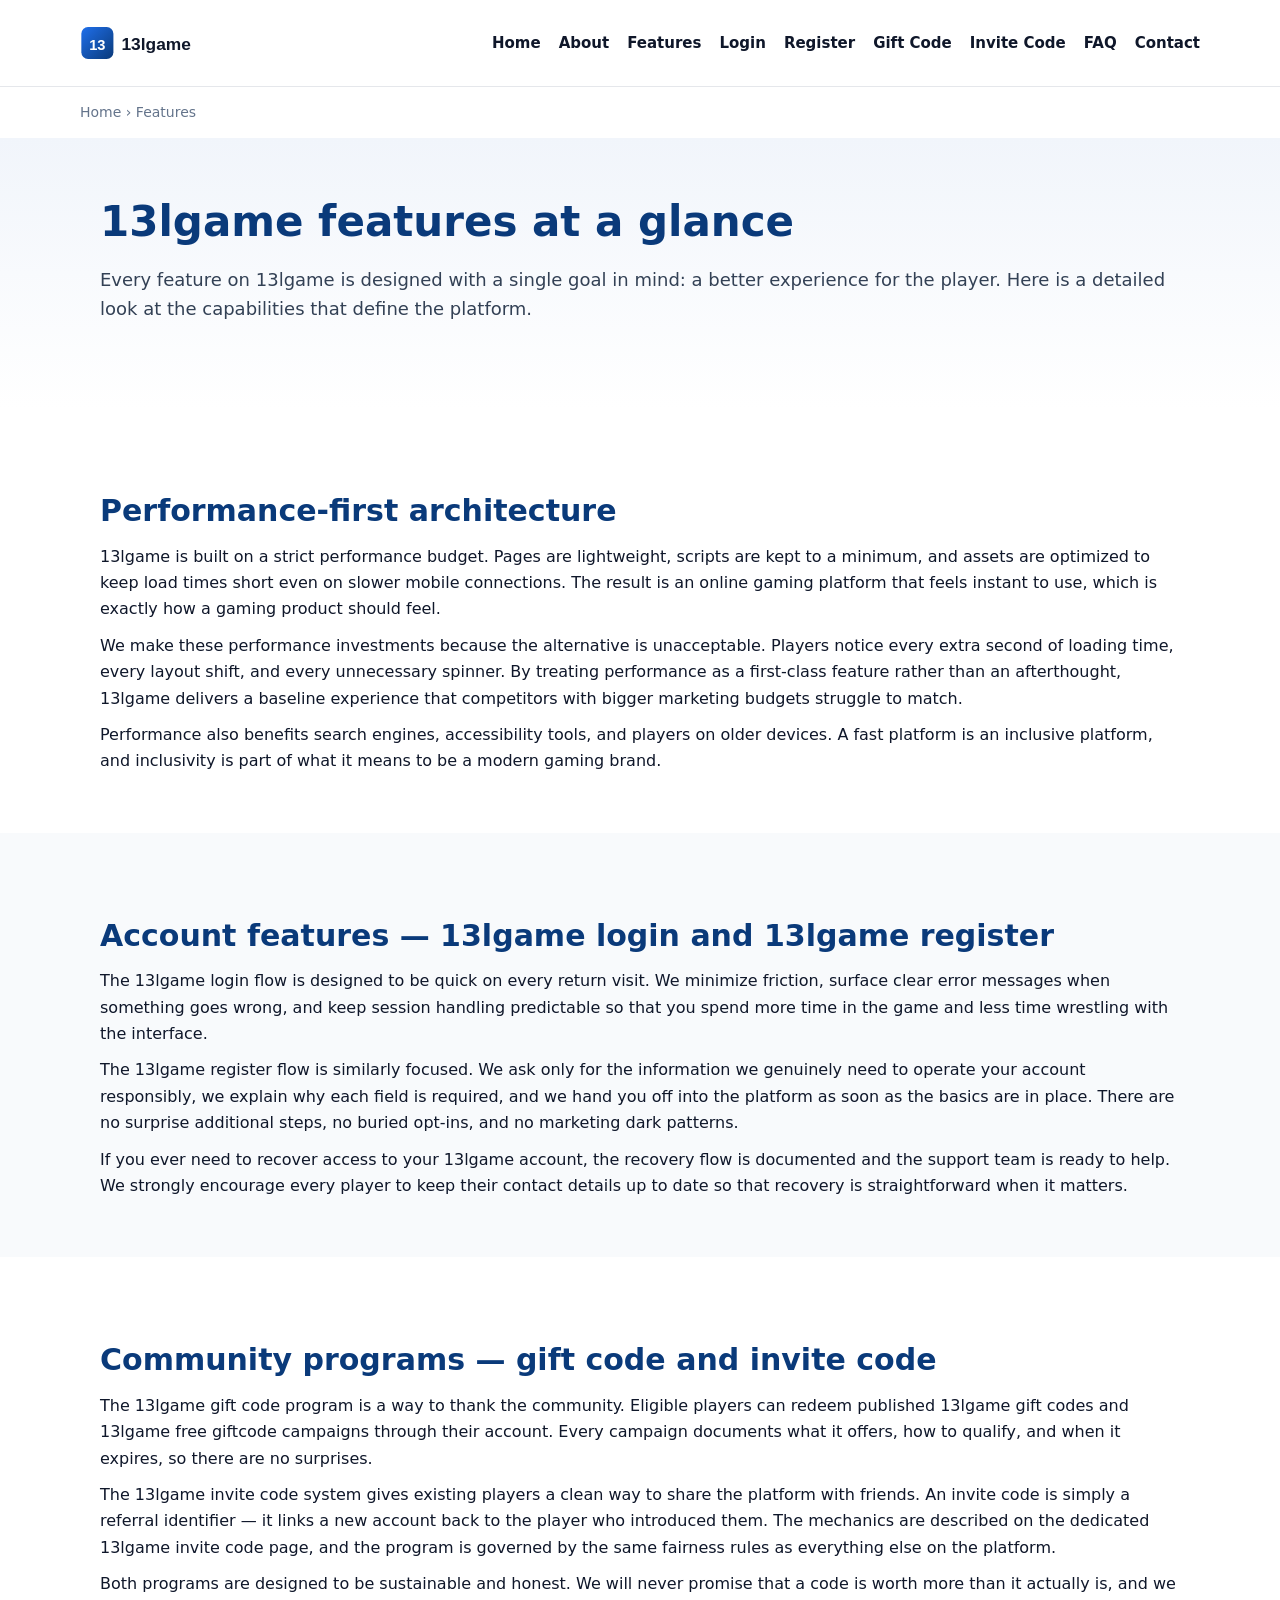
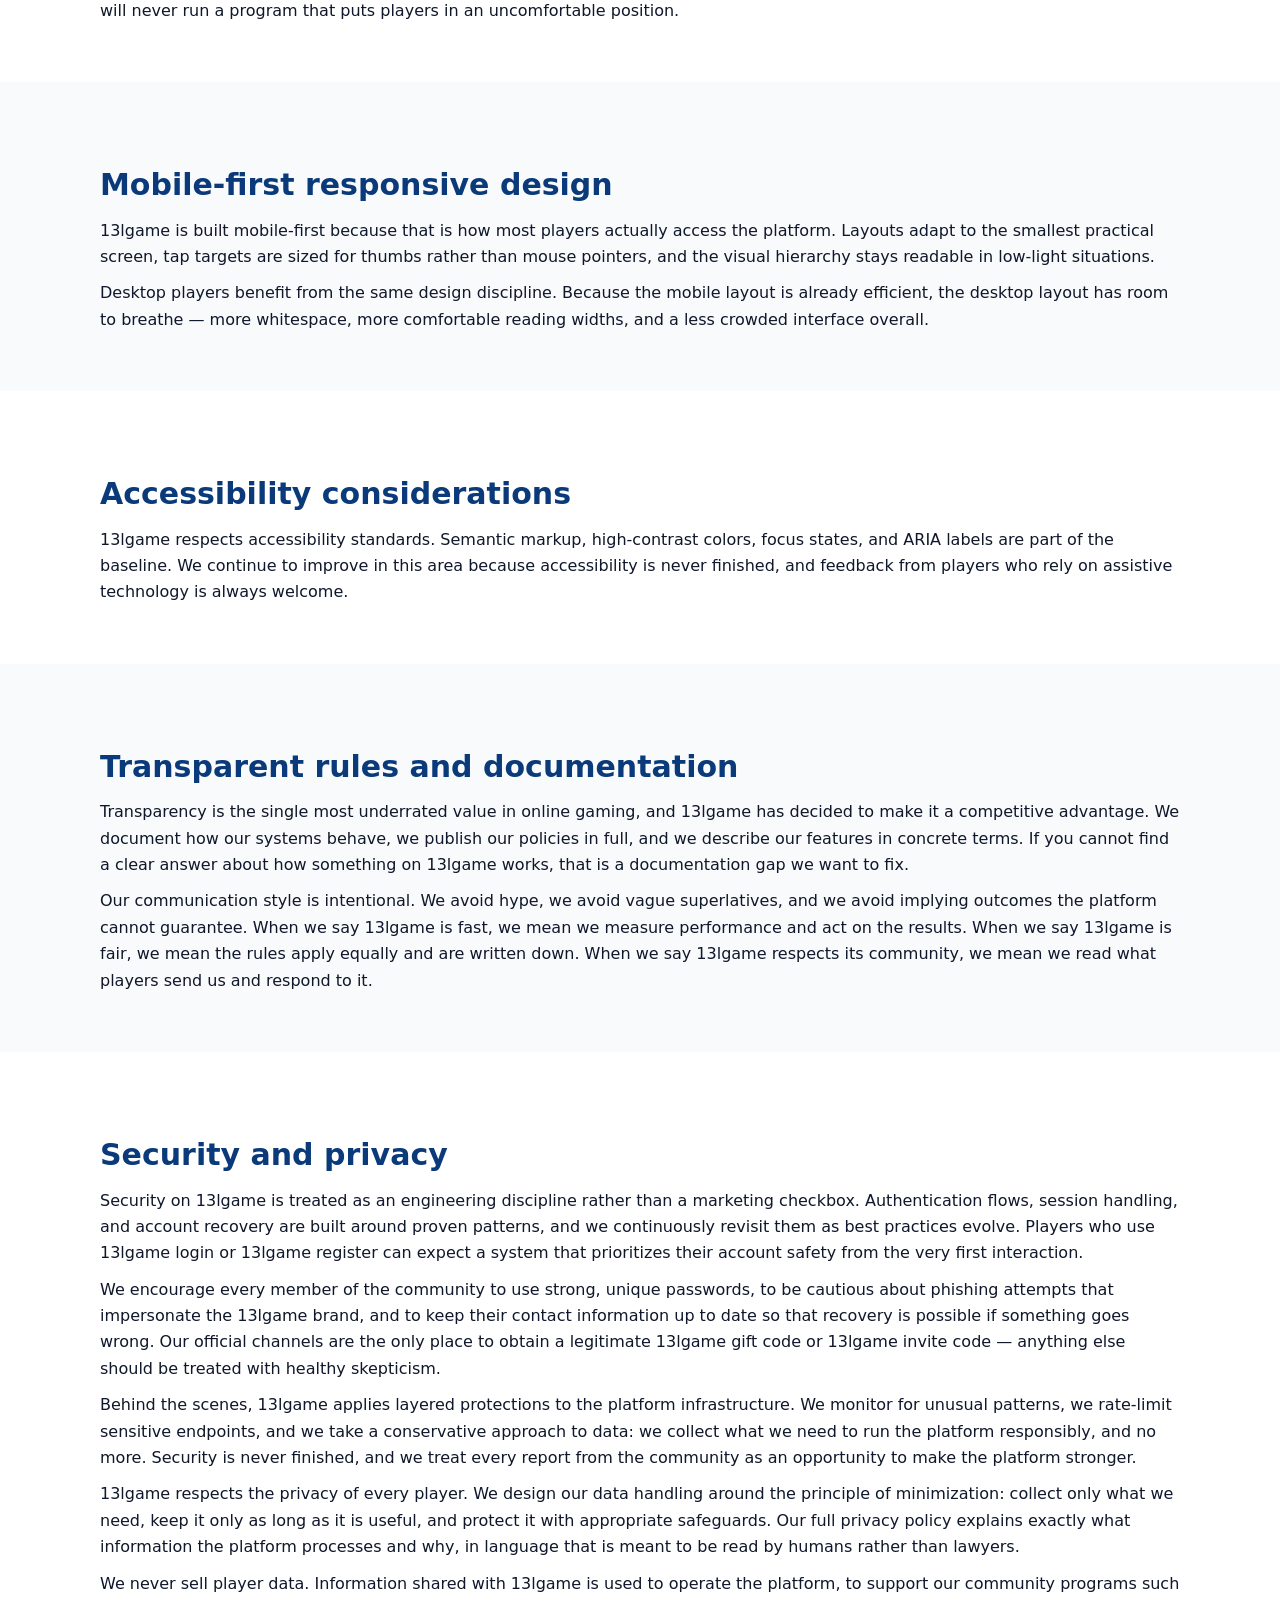
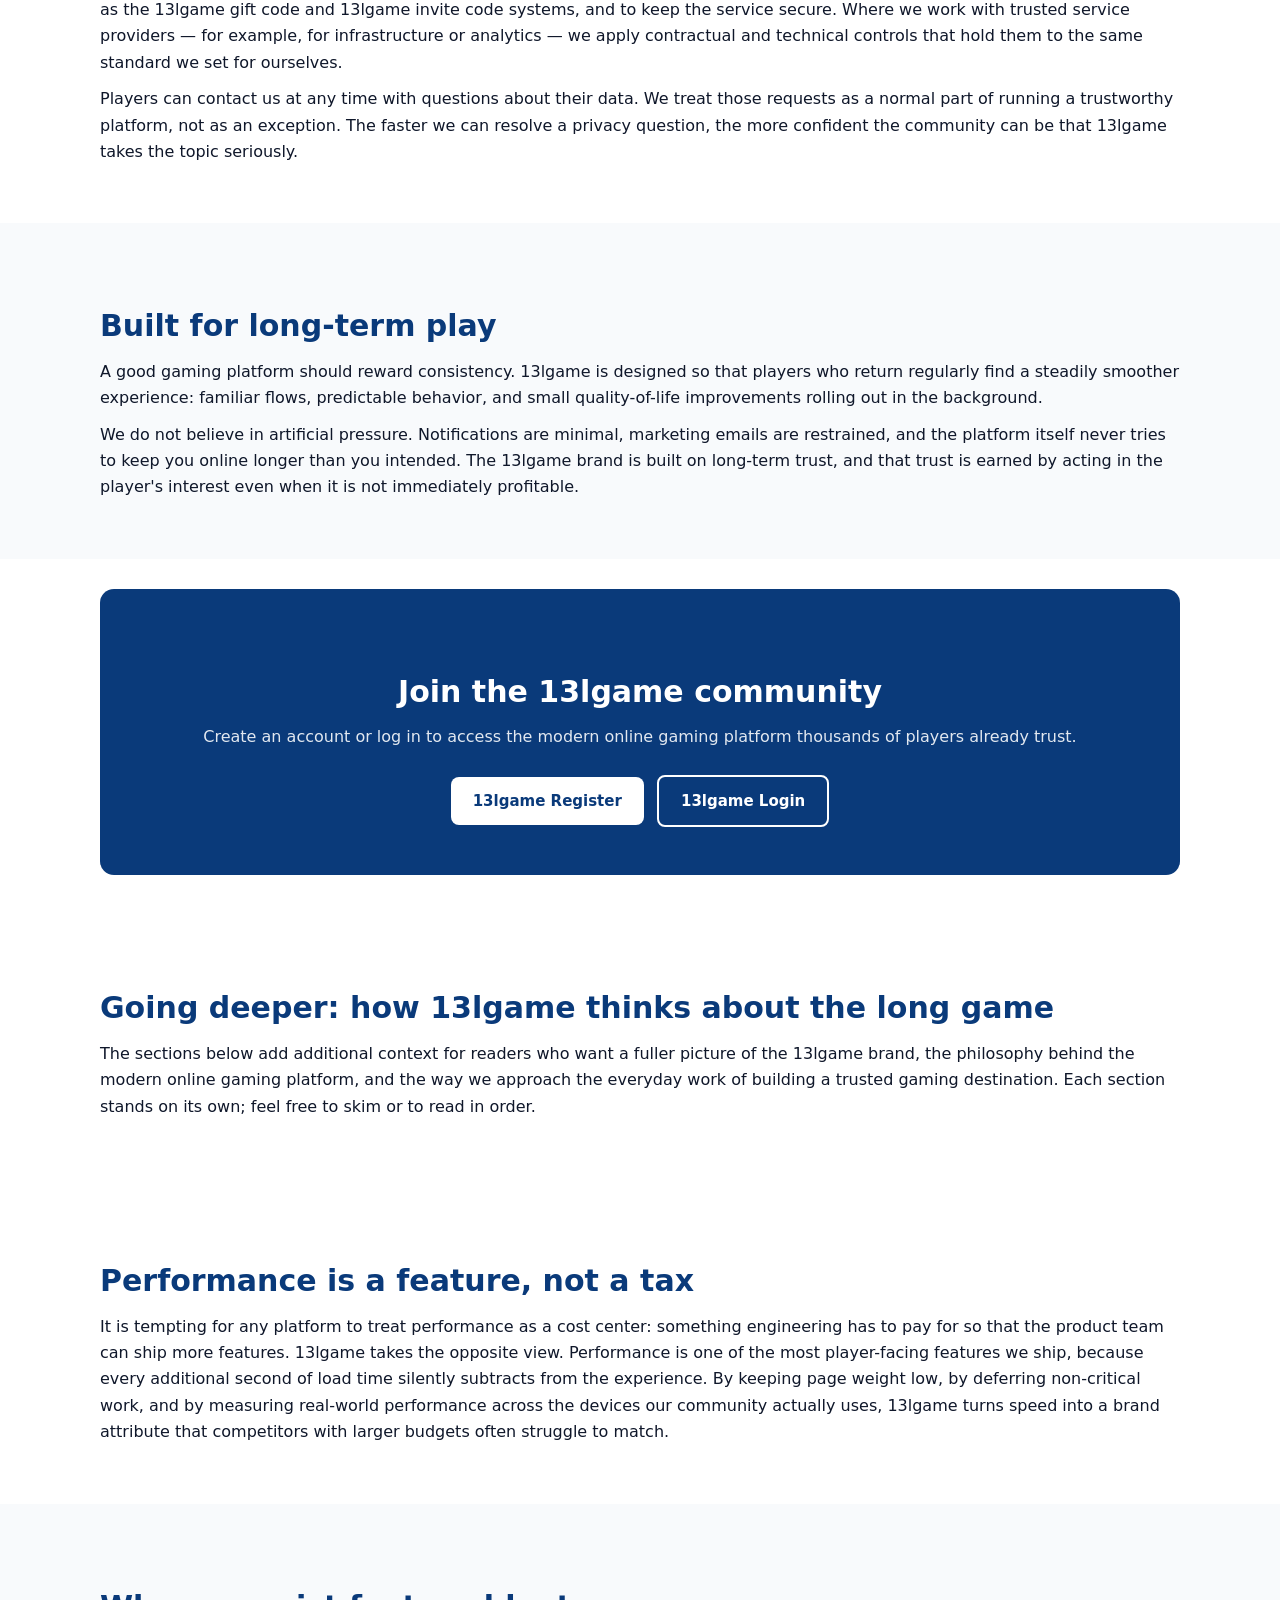
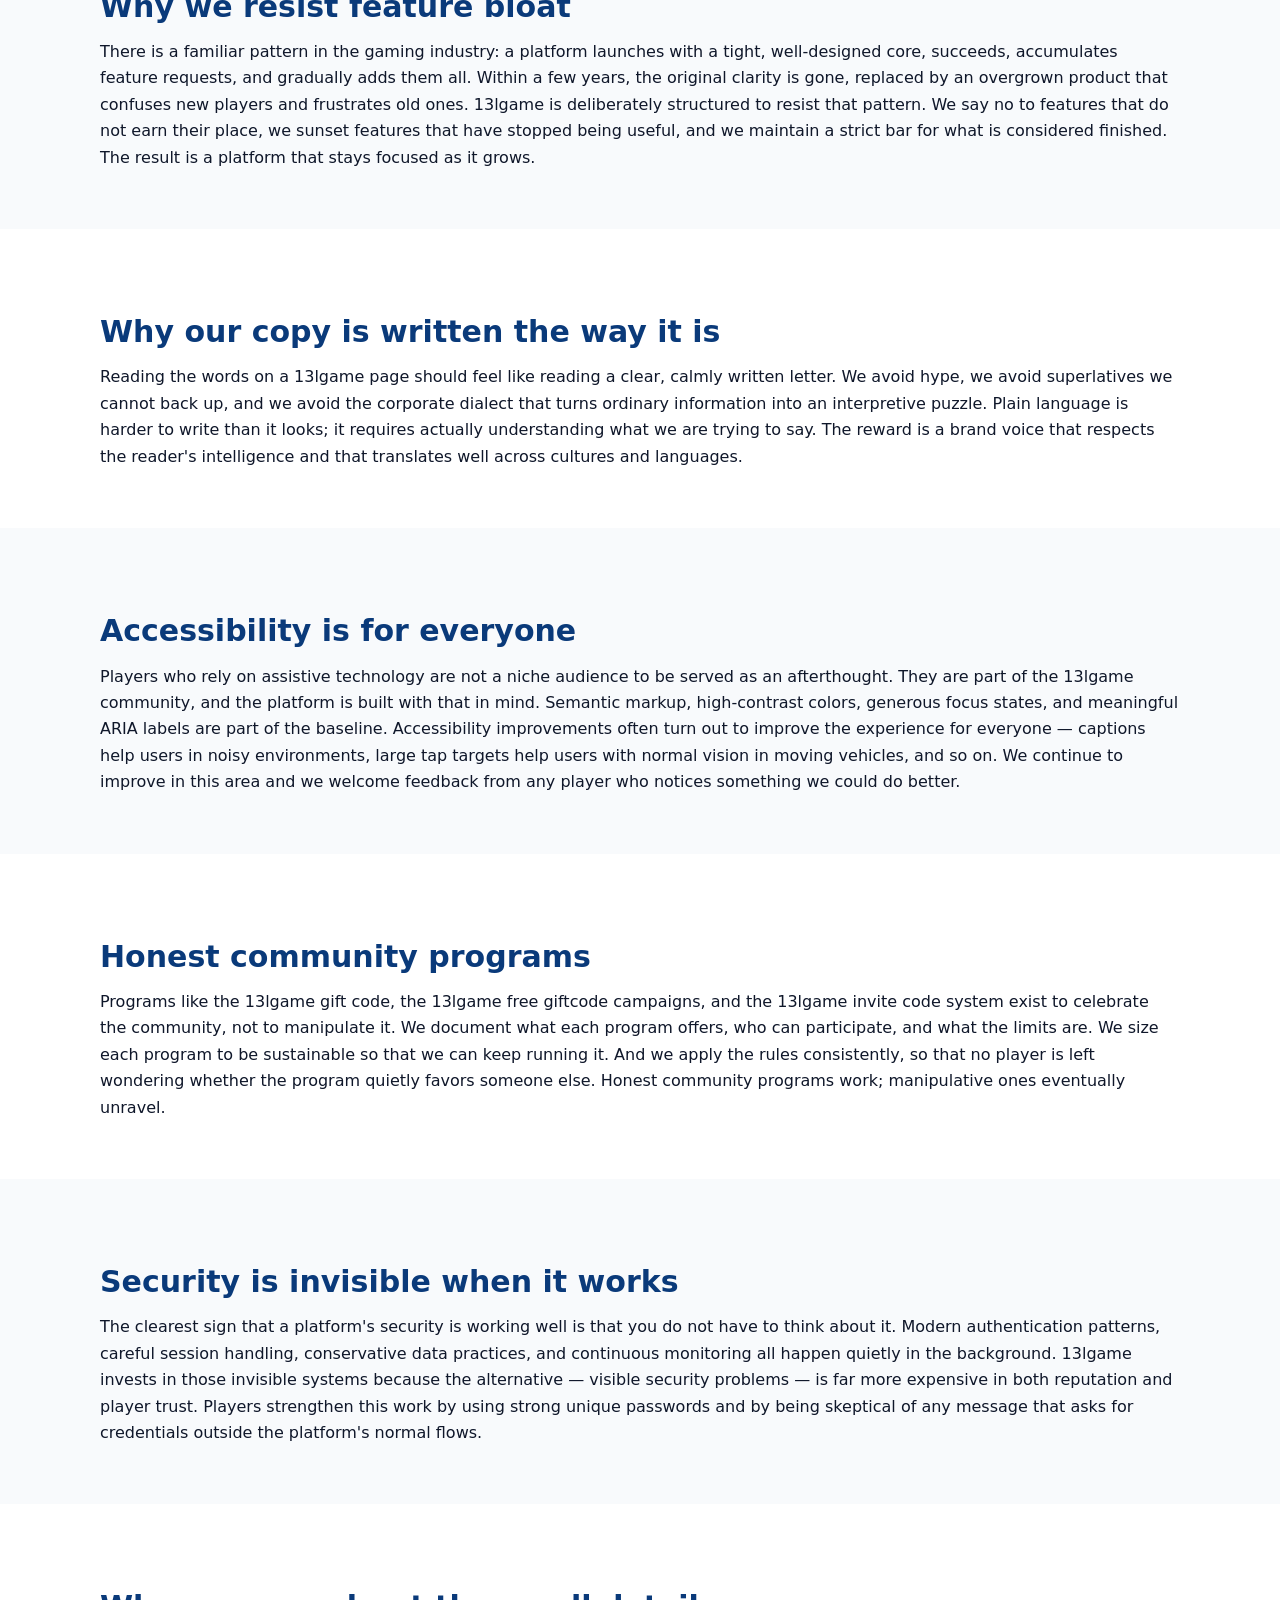
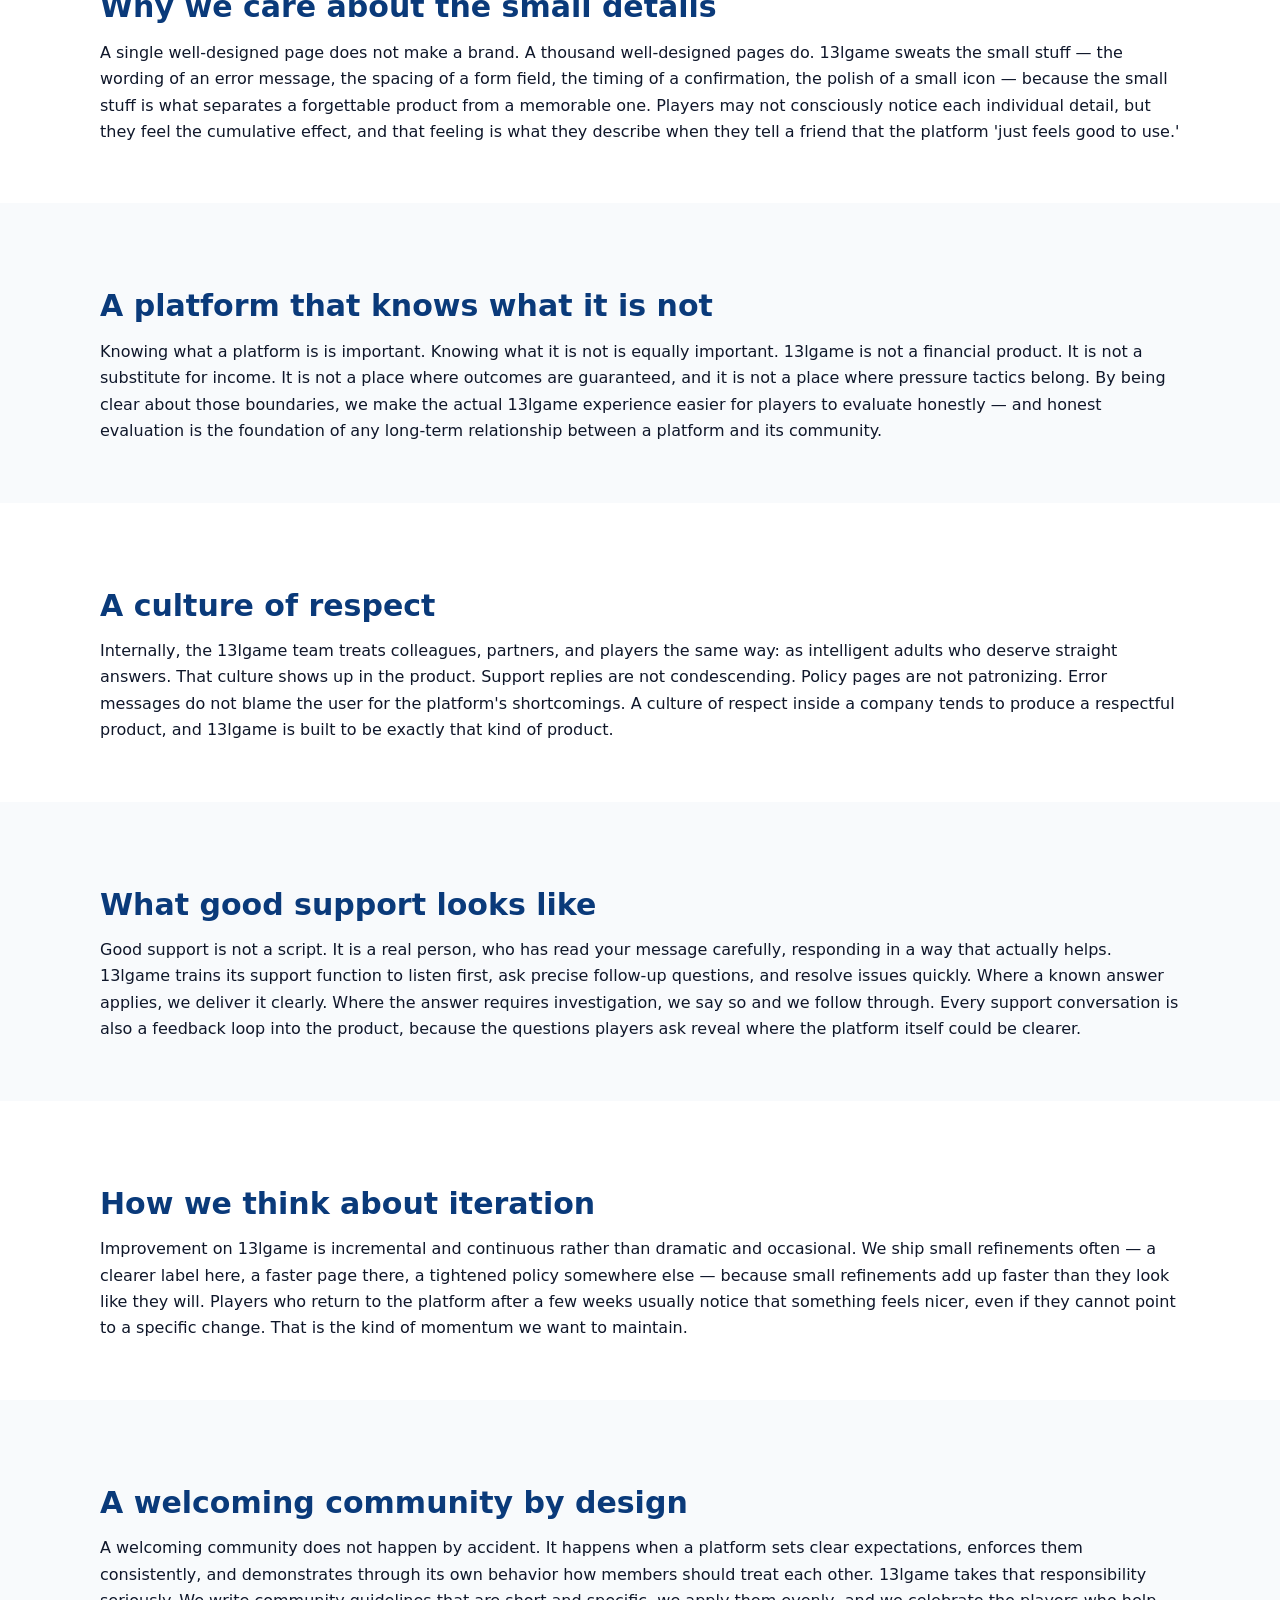
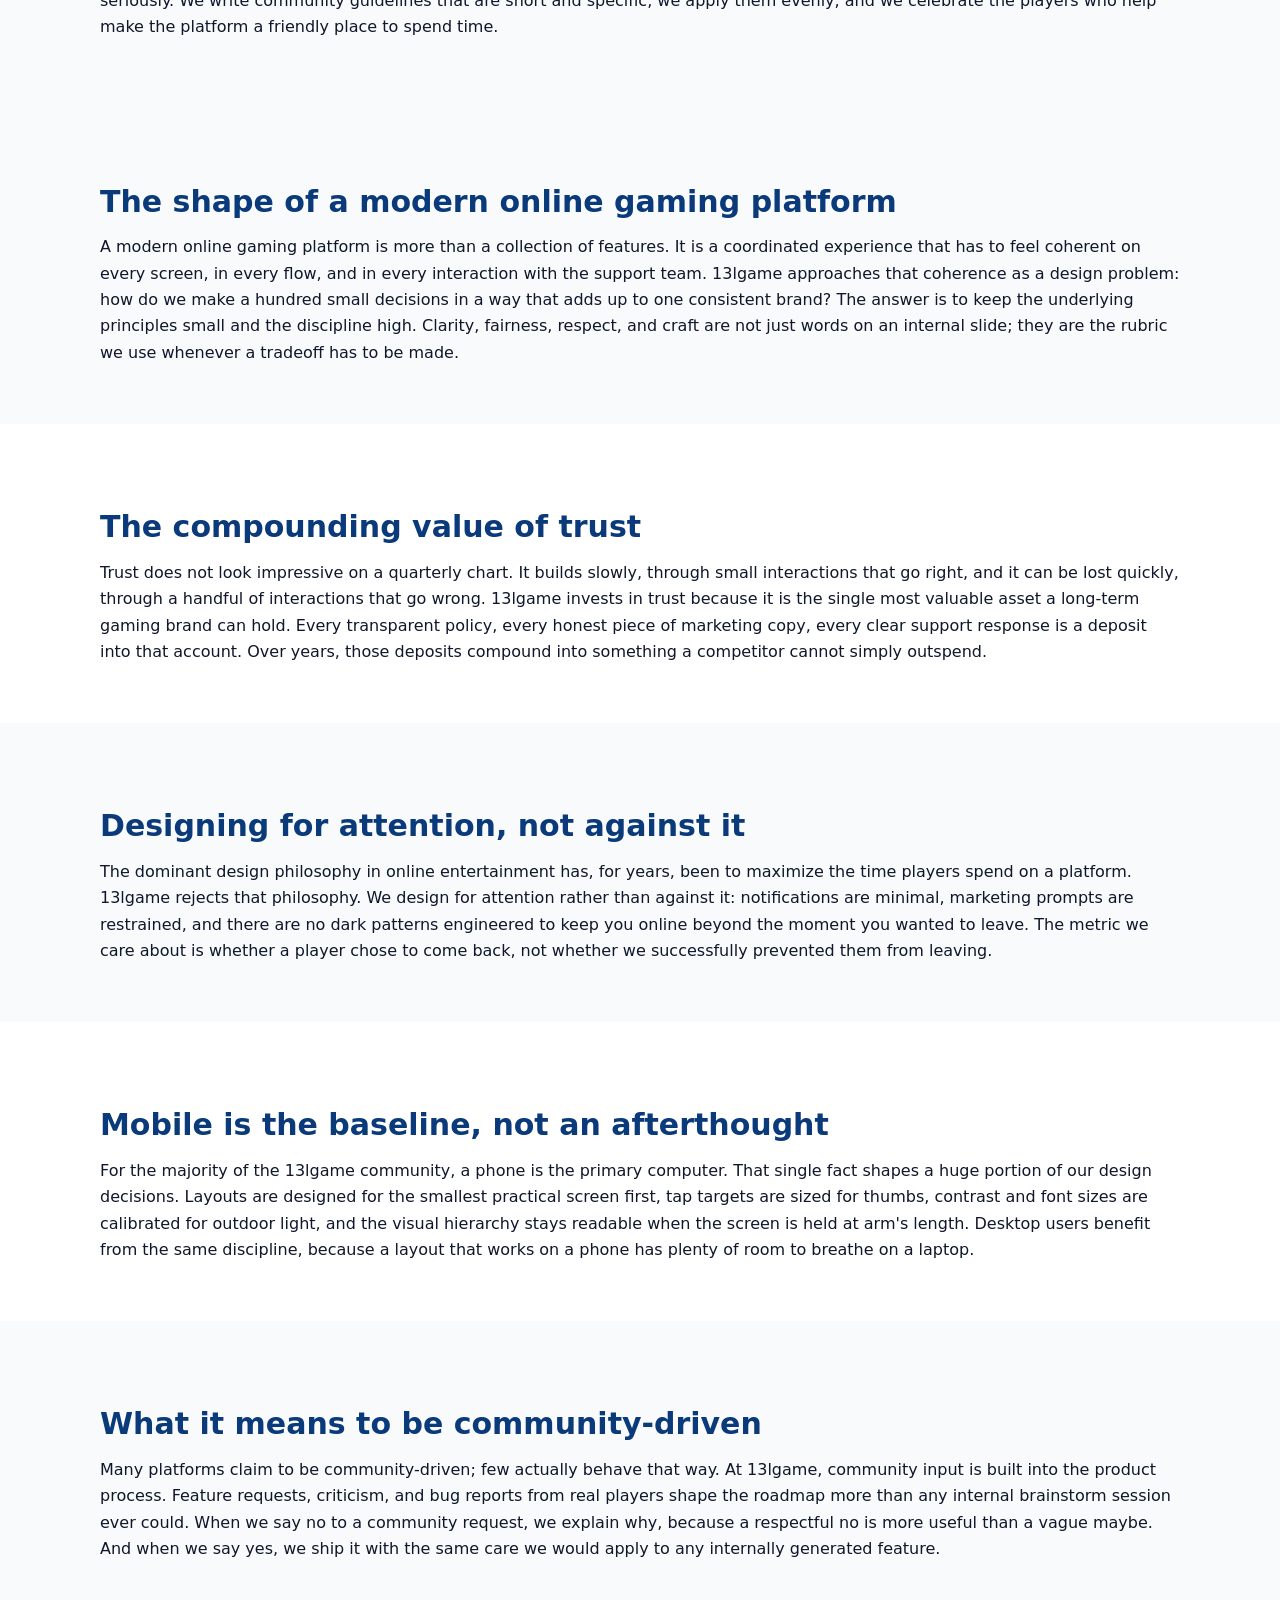
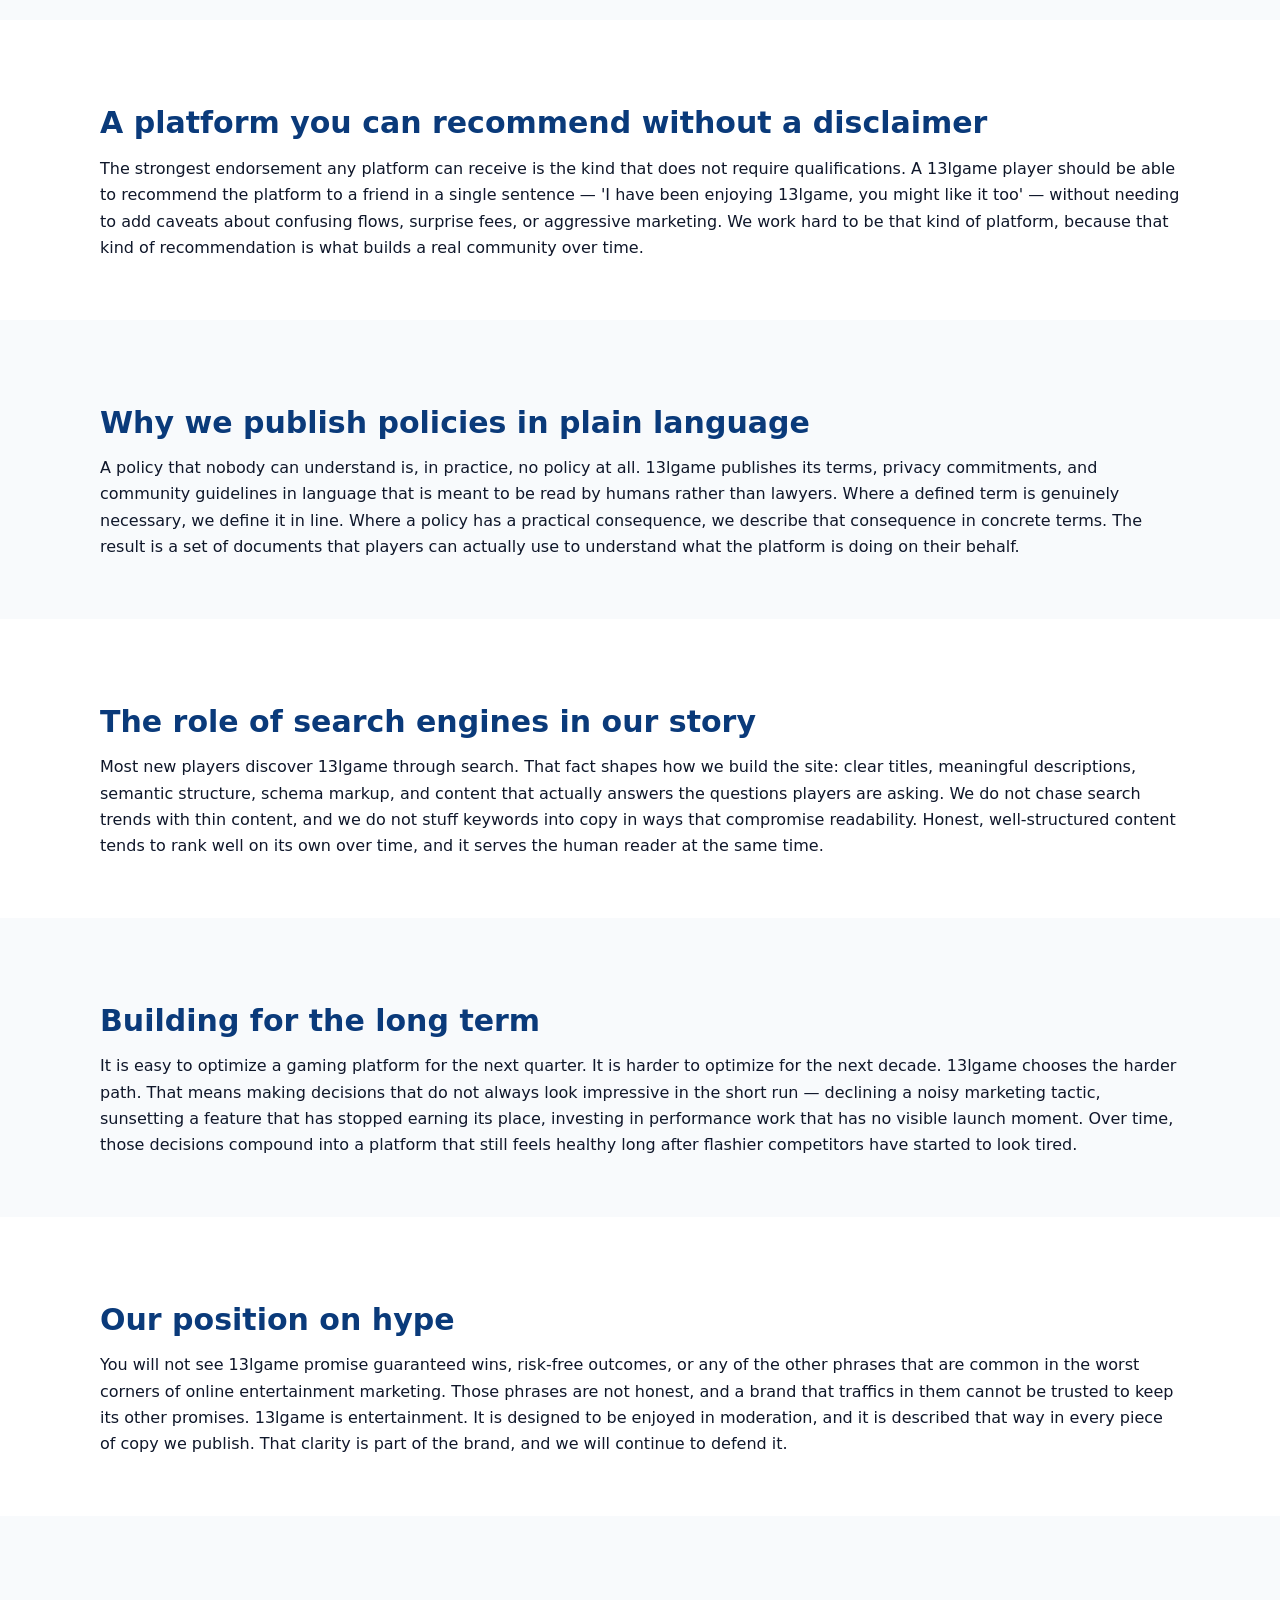
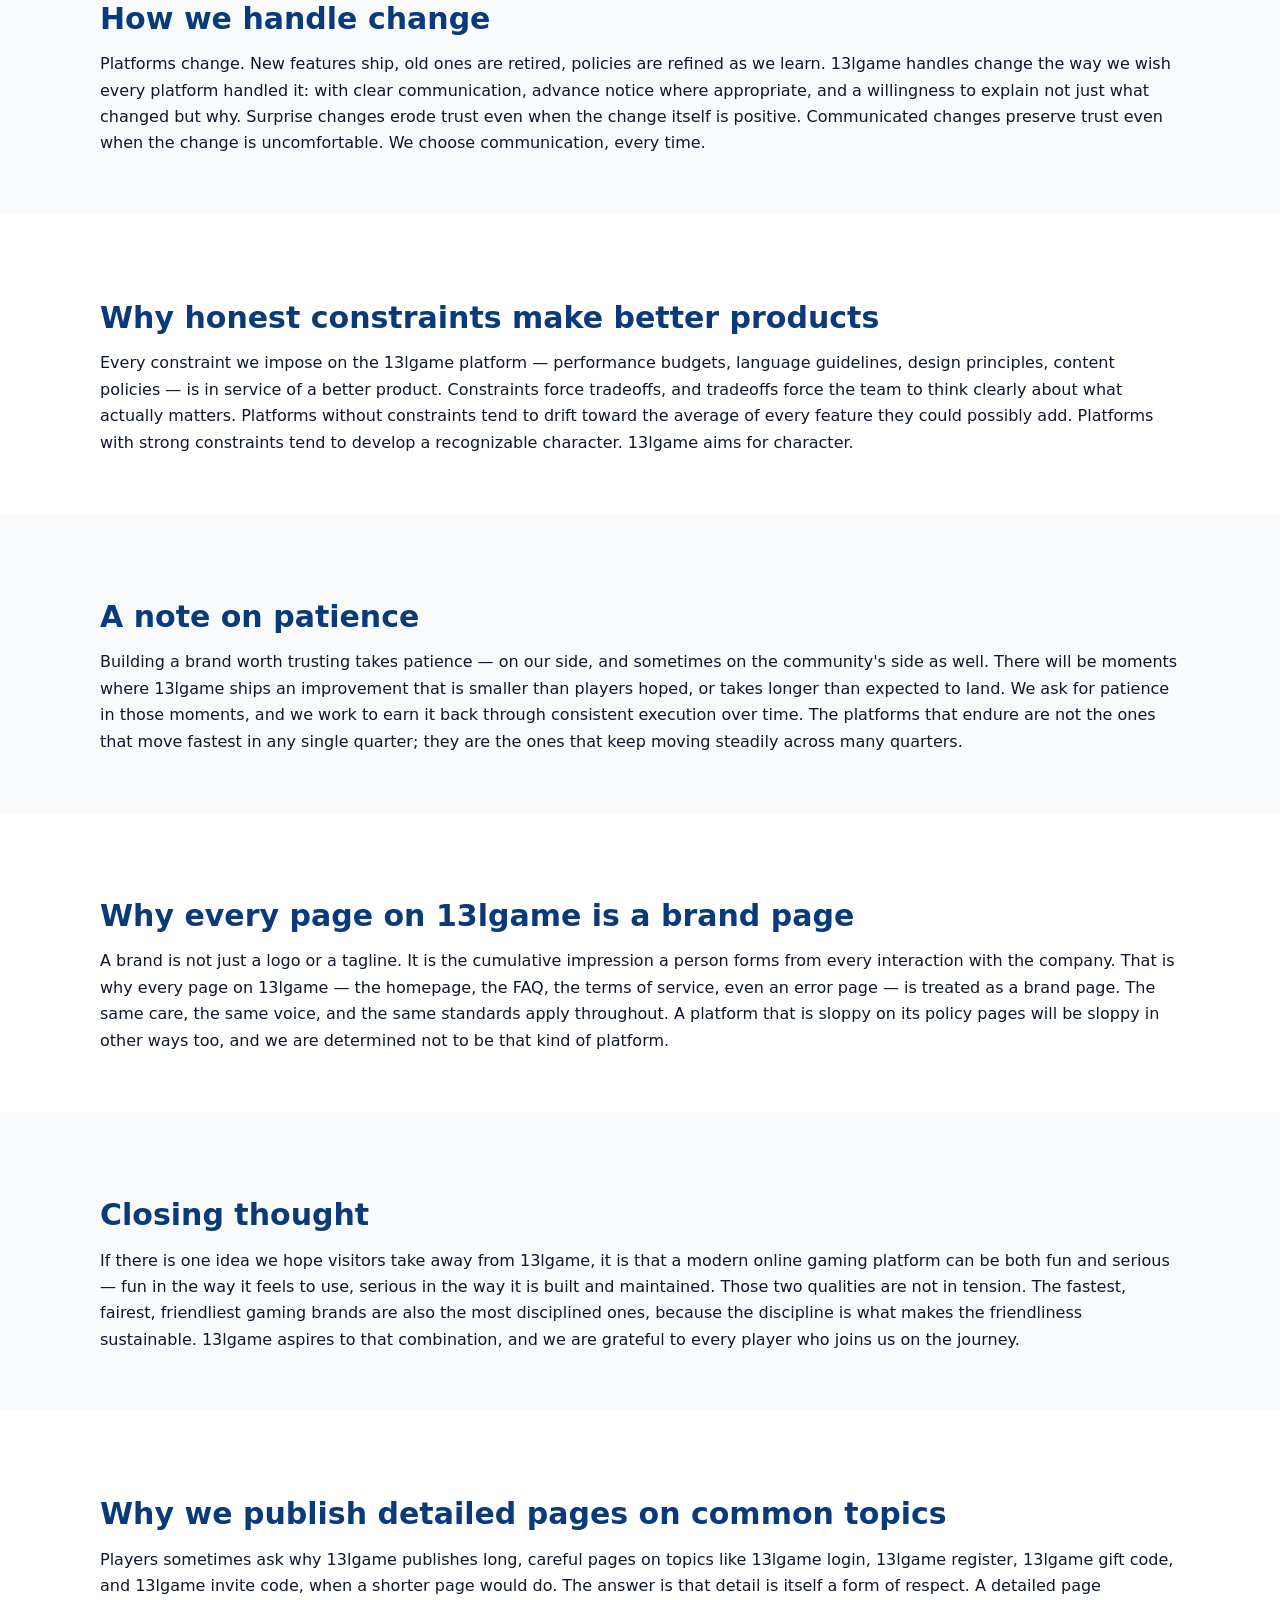
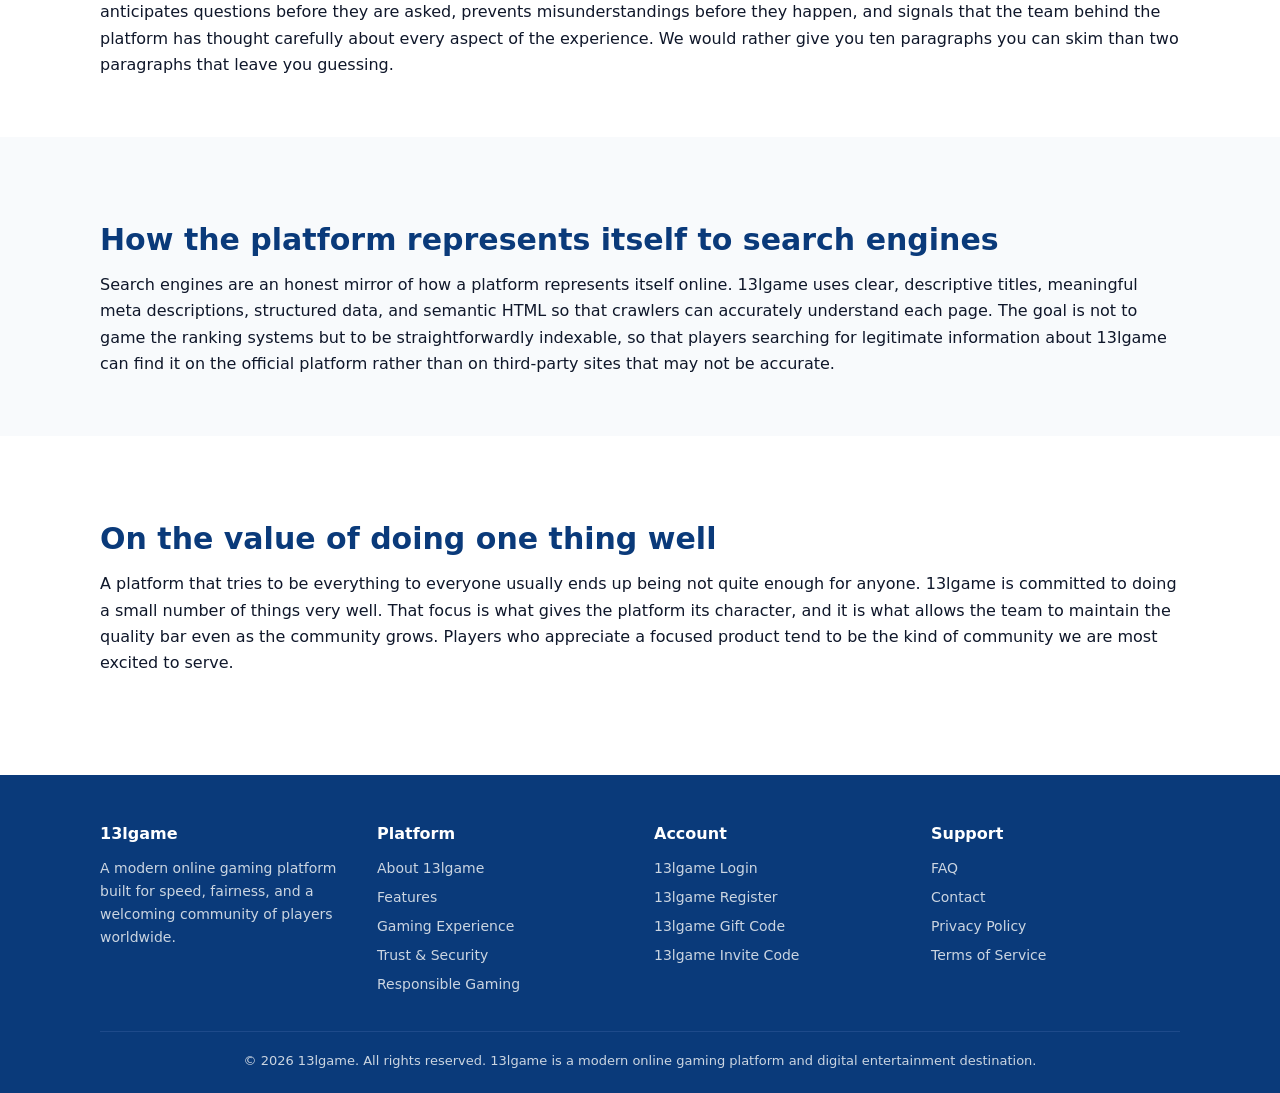
<file: features.html>
<!doctype html>
<html lang="en">
<head>
<meta charset="utf-8">
<meta name="viewport" content="width=device-width,initial-scale=1,viewport-fit=cover">
<title>13lgame Features — A Complete Modern Gaming Experience</title>
<meta name="description" content="Explore the features that make 13lgame a trusted modern online gaming platform: fast performance, secure accounts, transparent rules and community programs like the 13lgame gift code and invite code.">
<meta name="keywords" content="13lgame, 13lgame login, 13lgame register, 13lgame free giftcode, 13lgame giftcode, 13lgame invite code, online gaming platform, digital entertainment">
<meta name="author" content="13lgame">
<meta name="robots" content="index,follow,max-image-preview:large,max-snippet:-1">
<meta name="theme-color" content="#0a3a7a">
<link rel="canonical" href="https://13lgames.live/features.html">
<link rel="icon" type="image/svg+xml" href="/assets/favicon.svg">
<link rel="dns-prefetch" href="//13lgames.live">
<link rel="preconnect" href="https://13lgames.live" crossorigin>
<meta property="og:type" content="website">
<meta property="og:site_name" content="13lgame">
<meta property="og:title" content="13lgame Features — A Complete Modern Gaming Experience">
<meta property="og:description" content="Explore the features that make 13lgame a trusted modern online gaming platform: fast performance, secure accounts, transparent rules and community programs like the 13lgame gift code and invite code.">
<meta property="og:url" content="https://13lgames.live/features.html">
<meta property="og:image" content="https://13lgames.live/assets/hero.svg">
<meta name="twitter:card" content="summary_large_image">
<meta name="twitter:title" content="13lgame Features — A Complete Modern Gaming Experience">
<meta name="twitter:description" content="Explore the features that make 13lgame a trusted modern online gaming platform: fast performance, secure accounts, transparent rules and community programs like the 13lgame gift code and invite code.">
<meta name="twitter:image" content="https://13lgames.live/assets/hero.svg">
<link rel="stylesheet" href="/assets/styles.css">
<script type="application/ld+json">{"@context":"https://schema.org","@type":"Organization","name":"13lgame","url":"https://13lgames.live","logo":{"@type":"ImageObject","url":"https://13lgames.live/assets/logo.svg"},"sameAs":["https://13lgames.live"],"description":"13lgame is a modern online gaming platform offering a fast, fair, and community-driven digital entertainment experience."}</script>
<script type="application/ld+json">{"@context":"https://schema.org","@type":"WebSite","name":"13lgame","url":"https://13lgames.live","potentialAction":{"@type":"SearchAction","target":"https://13lgames.live/?q={query}","query-input":"required name=query"}}</script>
<script type="application/ld+json">{"@context":"https://schema.org","@type":"WebPage","name":"13lgame Features \u2014 A Complete Modern Gaming Experience","url":"https://13lgames.live/features.html","description":"Explore the features that make 13lgame a trusted modern online gaming platform: fast performance, secure accounts, transparent rules and community programs like the 13lgame gift code and invite code.","inLanguage":"en","isPartOf":{"@type":"WebSite","name":"13lgame","url":"https://13lgames.live"}}</script>
</head>
<body>
<header class="site"><div class="container nav">
<a href="/" aria-label="13lgame home"><img class="logo" src="/assets/logo.svg" alt="13lgame logo" width="160" height="40"></a>
<nav aria-label="Primary"><ul>
<li><a href="/">Home</a></li>
<li><a href="/about.html">About</a></li>
<li><a href="/features.html">Features</a></li>
<li><a href="/login.html">Login</a></li>
<li><a href="/register.html">Register</a></li>
<li><a href="/giftcode.html">Gift Code</a></li>
<li><a href="/invite-code.html">Invite Code</a></li>
<li><a href="/faq.html">FAQ</a></li>
<li><a href="/contact.html">Contact</a></li>
</ul></nav></div></header>
<div class="container breadcrumb" aria-label="Breadcrumb"><a href="/">Home</a> &rsaquo; <a href="/features.html">Features</a></div>
<script type="application/ld+json">{"@context":"https://schema.org","@type":"BreadcrumbList","itemListElement":[{"@type":"ListItem","position":1,"name":"Home","item":"https://13lgames.live/"},{"@type":"ListItem","position":2,"name":"Features","item":"https://13lgames.live/features.html"}]}</script>
<section class='hero'><div class='container'><h1>13lgame features at a glance</h1><p class='lead'>Every feature on 13lgame is designed with a single goal in mind: a better experience for the player. Here is a detailed look at the capabilities that define the platform.</p></div></section><section><div class='container'><h2>Performance-first architecture</h2>
<p>13lgame is built on a strict performance budget. Pages are lightweight, scripts are kept to a minimum, and assets are optimized to keep load times short even on slower mobile connections. The result is an online gaming platform that feels instant to use, which is exactly how a gaming product should feel.</p>
<p>We make these performance investments because the alternative is unacceptable. Players notice every extra second of loading time, every layout shift, and every unnecessary spinner. By treating performance as a first-class feature rather than an afterthought, 13lgame delivers a baseline experience that competitors with bigger marketing budgets struggle to match.</p>
<p>Performance also benefits search engines, accessibility tools, and players on older devices. A fast platform is an inclusive platform, and inclusivity is part of what it means to be a modern gaming brand.</p>
</div></section>
<section class='alt'><div class='container'><h2>Account features — 13lgame login and 13lgame register</h2>
<p>The 13lgame login flow is designed to be quick on every return visit. We minimize friction, surface clear error messages when something goes wrong, and keep session handling predictable so that you spend more time in the game and less time wrestling with the interface.</p>
<p>The 13lgame register flow is similarly focused. We ask only for the information we genuinely need to operate your account responsibly, we explain why each field is required, and we hand you off into the platform as soon as the basics are in place. There are no surprise additional steps, no buried opt-ins, and no marketing dark patterns.</p>
<p>If you ever need to recover access to your 13lgame account, the recovery flow is documented and the support team is ready to help. We strongly encourage every player to keep their contact details up to date so that recovery is straightforward when it matters.</p>
</div></section>
<section><div class='container'><h2>Community programs — gift code and invite code</h2>
<p>The 13lgame gift code program is a way to thank the community. Eligible players can redeem published 13lgame gift codes and 13lgame free giftcode campaigns through their account. Every campaign documents what it offers, how to qualify, and when it expires, so there are no surprises.</p>
<p>The 13lgame invite code system gives existing players a clean way to share the platform with friends. An invite code is simply a referral identifier — it links a new account back to the player who introduced them. The mechanics are described on the dedicated 13lgame invite code page, and the program is governed by the same fairness rules as everything else on the platform.</p>
<p>Both programs are designed to be sustainable and honest. We will never promise that a code is worth more than it actually is, and we will never run a program that puts players in an uncomfortable position.</p>
</div></section>
<section class='alt'><div class='container'><h2>Mobile-first responsive design</h2>
<p>13lgame is built mobile-first because that is how most players actually access the platform. Layouts adapt to the smallest practical screen, tap targets are sized for thumbs rather than mouse pointers, and the visual hierarchy stays readable in low-light situations.</p>
<p>Desktop players benefit from the same design discipline. Because the mobile layout is already efficient, the desktop layout has room to breathe — more whitespace, more comfortable reading widths, and a less crowded interface overall.</p>
</div></section>
<section><div class='container'><h2>Accessibility considerations</h2>
<p>13lgame respects accessibility standards. Semantic markup, high-contrast colors, focus states, and ARIA labels are part of the baseline. We continue to improve in this area because accessibility is never finished, and feedback from players who rely on assistive technology is always welcome.</p>
</div></section>
<section class='alt'><div class='container'><h2>Transparent rules and documentation</h2>
<p>Transparency is the single most underrated value in online gaming, and 13lgame has decided to make it a competitive advantage. We document how our systems behave, we publish our policies in full, and we describe our features in concrete terms. If you cannot find a clear answer about how something on 13lgame works, that is a documentation gap we want to fix.</p>
<p>Our communication style is intentional. We avoid hype, we avoid vague superlatives, and we avoid implying outcomes the platform cannot guarantee. When we say 13lgame is fast, we mean we measure performance and act on the results. When we say 13lgame is fair, we mean the rules apply equally and are written down. When we say 13lgame respects its community, we mean we read what players send us and respond to it.</p>
</div></section>
<section><div class='container'><h2>Security and privacy</h2>
<p>Security on 13lgame is treated as an engineering discipline rather than a marketing checkbox. Authentication flows, session handling, and account recovery are built around proven patterns, and we continuously revisit them as best practices evolve. Players who use 13lgame login or 13lgame register can expect a system that prioritizes their account safety from the very first interaction.</p>
<p>We encourage every member of the community to use strong, unique passwords, to be cautious about phishing attempts that impersonate the 13lgame brand, and to keep their contact information up to date so that recovery is possible if something goes wrong. Our official channels are the only place to obtain a legitimate 13lgame gift code or 13lgame invite code — anything else should be treated with healthy skepticism.</p>
<p>Behind the scenes, 13lgame applies layered protections to the platform infrastructure. We monitor for unusual patterns, we rate-limit sensitive endpoints, and we take a conservative approach to data: we collect what we need to run the platform responsibly, and no more. Security is never finished, and we treat every report from the community as an opportunity to make the platform stronger.</p>
<p>13lgame respects the privacy of every player. We design our data handling around the principle of minimization: collect only what we need, keep it only as long as it is useful, and protect it with appropriate safeguards. Our full privacy policy explains exactly what information the platform processes and why, in language that is meant to be read by humans rather than lawyers.</p>
<p>We never sell player data. Information shared with 13lgame is used to operate the platform, to support our community programs such as the 13lgame gift code and 13lgame invite code systems, and to keep the service secure. Where we work with trusted service providers — for example, for infrastructure or analytics — we apply contractual and technical controls that hold them to the same standard we set for ourselves.</p>
<p>Players can contact us at any time with questions about their data. We treat those requests as a normal part of running a trustworthy platform, not as an exception. The faster we can resolve a privacy question, the more confident the community can be that 13lgame takes the topic seriously.</p>
</div></section>
<section class='alt'><div class='container'><h2>Built for long-term play</h2>
<p>A good gaming platform should reward consistency. 13lgame is designed so that players who return regularly find a steadily smoother experience: familiar flows, predictable behavior, and small quality-of-life improvements rolling out in the background.</p>
<p>We do not believe in artificial pressure. Notifications are minimal, marketing emails are restrained, and the platform itself never tries to keep you online longer than you intended. The 13lgame brand is built on long-term trust, and that trust is earned by acting in the player's interest even when it is not immediately profitable.</p>
</div></section>
<div class='container'><div class='cta'>
<h2>Join the 13lgame community</h2>
<p>Create an account or log in to access the modern online gaming platform thousands of players already trust.</p>
<a class='btn' href='/register.html'>13lgame Register</a> <a class='btn outline' href='/login.html' style='background:transparent;border:2px solid #fff;color:#fff;margin-left:8px'>13lgame Login</a>
</div></div>
<section><div class='container'><h2>Going deeper: how 13lgame thinks about the long game</h2><p>The sections below add additional context for readers who want a fuller picture of the 13lgame brand, the philosophy behind the modern online gaming platform, and the way we approach the everyday work of building a trusted gaming destination. Each section stands on its own; feel free to skim or to read in order.</p></div></section>
<section><div class='container'><h2>Performance is a feature, not a tax</h2>
<p>It is tempting for any platform to treat performance as a cost center: something engineering has to pay for so that the product team can ship more features. 13lgame takes the opposite view. Performance is one of the most player-facing features we ship, because every additional second of load time silently subtracts from the experience. By keeping page weight low, by deferring non-critical work, and by measuring real-world performance across the devices our community actually uses, 13lgame turns speed into a brand attribute that competitors with larger budgets often struggle to match.</p>
</div></section>
<section class='alt'><div class='container'><h2>Why we resist feature bloat</h2>
<p>There is a familiar pattern in the gaming industry: a platform launches with a tight, well-designed core, succeeds, accumulates feature requests, and gradually adds them all. Within a few years, the original clarity is gone, replaced by an overgrown product that confuses new players and frustrates old ones. 13lgame is deliberately structured to resist that pattern. We say no to features that do not earn their place, we sunset features that have stopped being useful, and we maintain a strict bar for what is considered finished. The result is a platform that stays focused as it grows.</p>
</div></section>
<section><div class='container'><h2>Why our copy is written the way it is</h2>
<p>Reading the words on a 13lgame page should feel like reading a clear, calmly written letter. We avoid hype, we avoid superlatives we cannot back up, and we avoid the corporate dialect that turns ordinary information into an interpretive puzzle. Plain language is harder to write than it looks; it requires actually understanding what we are trying to say. The reward is a brand voice that respects the reader's intelligence and that translates well across cultures and languages.</p>
</div></section>
<section class='alt'><div class='container'><h2>Accessibility is for everyone</h2>
<p>Players who rely on assistive technology are not a niche audience to be served as an afterthought. They are part of the 13lgame community, and the platform is built with that in mind. Semantic markup, high-contrast colors, generous focus states, and meaningful ARIA labels are part of the baseline. Accessibility improvements often turn out to improve the experience for everyone — captions help users in noisy environments, large tap targets help users with normal vision in moving vehicles, and so on. We continue to improve in this area and we welcome feedback from any player who notices something we could do better.</p>
</div></section>
<section><div class='container'><h2>Honest community programs</h2>
<p>Programs like the 13lgame gift code, the 13lgame free giftcode campaigns, and the 13lgame invite code system exist to celebrate the community, not to manipulate it. We document what each program offers, who can participate, and what the limits are. We size each program to be sustainable so that we can keep running it. And we apply the rules consistently, so that no player is left wondering whether the program quietly favors someone else. Honest community programs work; manipulative ones eventually unravel.</p>
</div></section>
<section class='alt'><div class='container'><h2>Security is invisible when it works</h2>
<p>The clearest sign that a platform's security is working well is that you do not have to think about it. Modern authentication patterns, careful session handling, conservative data practices, and continuous monitoring all happen quietly in the background. 13lgame invests in those invisible systems because the alternative — visible security problems — is far more expensive in both reputation and player trust. Players strengthen this work by using strong unique passwords and by being skeptical of any message that asks for credentials outside the platform's normal flows.</p>
</div></section>
<section><div class='container'><h2>Why we care about the small details</h2>
<p>A single well-designed page does not make a brand. A thousand well-designed pages do. 13lgame sweats the small stuff — the wording of an error message, the spacing of a form field, the timing of a confirmation, the polish of a small icon — because the small stuff is what separates a forgettable product from a memorable one. Players may not consciously notice each individual detail, but they feel the cumulative effect, and that feeling is what they describe when they tell a friend that the platform 'just feels good to use.'</p>
</div></section>
<section class='alt'><div class='container'><h2>A platform that knows what it is not</h2>
<p>Knowing what a platform is is important. Knowing what it is not is equally important. 13lgame is not a financial product. It is not a substitute for income. It is not a place where outcomes are guaranteed, and it is not a place where pressure tactics belong. By being clear about those boundaries, we make the actual 13lgame experience easier for players to evaluate honestly — and honest evaluation is the foundation of any long-term relationship between a platform and its community.</p>
</div></section>
<section><div class='container'><h2>A culture of respect</h2>
<p>Internally, the 13lgame team treats colleagues, partners, and players the same way: as intelligent adults who deserve straight answers. That culture shows up in the product. Support replies are not condescending. Policy pages are not patronizing. Error messages do not blame the user for the platform's shortcomings. A culture of respect inside a company tends to produce a respectful product, and 13lgame is built to be exactly that kind of product.</p>
</div></section>
<section class='alt'><div class='container'><h2>What good support looks like</h2>
<p>Good support is not a script. It is a real person, who has read your message carefully, responding in a way that actually helps. 13lgame trains its support function to listen first, ask precise follow-up questions, and resolve issues quickly. Where a known answer applies, we deliver it clearly. Where the answer requires investigation, we say so and we follow through. Every support conversation is also a feedback loop into the product, because the questions players ask reveal where the platform itself could be clearer.</p>
</div></section>
<section><div class='container'><h2>How we think about iteration</h2>
<p>Improvement on 13lgame is incremental and continuous rather than dramatic and occasional. We ship small refinements often — a clearer label here, a faster page there, a tightened policy somewhere else — because small refinements add up faster than they look like they will. Players who return to the platform after a few weeks usually notice that something feels nicer, even if they cannot point to a specific change. That is the kind of momentum we want to maintain.</p>
</div></section>
<section class='alt'><div class='container'><h2>A welcoming community by design</h2>
<p>A welcoming community does not happen by accident. It happens when a platform sets clear expectations, enforces them consistently, and demonstrates through its own behavior how members should treat each other. 13lgame takes that responsibility seriously. We write community guidelines that are short and specific, we apply them evenly, and we celebrate the players who help make the platform a friendly place to spend time.</p>
</div></section>
<section class='alt'><div class='container'><h2>The shape of a modern online gaming platform</h2><p>A modern online gaming platform is more than a collection of features. It is a coordinated experience that has to feel coherent on every screen, in every flow, and in every interaction with the support team. 13lgame approaches that coherence as a design problem: how do we make a hundred small decisions in a way that adds up to one consistent brand? The answer is to keep the underlying principles small and the discipline high. Clarity, fairness, respect, and craft are not just words on an internal slide; they are the rubric we use whenever a tradeoff has to be made.</p></div></section>
<section><div class='container'><h2>The compounding value of trust</h2><p>Trust does not look impressive on a quarterly chart. It builds slowly, through small interactions that go right, and it can be lost quickly, through a handful of interactions that go wrong. 13lgame invests in trust because it is the single most valuable asset a long-term gaming brand can hold. Every transparent policy, every honest piece of marketing copy, every clear support response is a deposit into that account. Over years, those deposits compound into something a competitor cannot simply outspend.</p></div></section>
<section class='alt'><div class='container'><h2>Designing for attention, not against it</h2><p>The dominant design philosophy in online entertainment has, for years, been to maximize the time players spend on a platform. 13lgame rejects that philosophy. We design for attention rather than against it: notifications are minimal, marketing prompts are restrained, and there are no dark patterns engineered to keep you online beyond the moment you wanted to leave. The metric we care about is whether a player chose to come back, not whether we successfully prevented them from leaving.</p></div></section>
<section><div class='container'><h2>Mobile is the baseline, not an afterthought</h2><p>For the majority of the 13lgame community, a phone is the primary computer. That single fact shapes a huge portion of our design decisions. Layouts are designed for the smallest practical screen first, tap targets are sized for thumbs, contrast and font sizes are calibrated for outdoor light, and the visual hierarchy stays readable when the screen is held at arm's length. Desktop users benefit from the same discipline, because a layout that works on a phone has plenty of room to breathe on a laptop.</p></div></section>
<section class='alt'><div class='container'><h2>What it means to be community-driven</h2><p>Many platforms claim to be community-driven; few actually behave that way. At 13lgame, community input is built into the product process. Feature requests, criticism, and bug reports from real players shape the roadmap more than any internal brainstorm session ever could. When we say no to a community request, we explain why, because a respectful no is more useful than a vague maybe. And when we say yes, we ship it with the same care we would apply to any internally generated feature.</p></div></section>
<section><div class='container'><h2>A platform you can recommend without a disclaimer</h2><p>The strongest endorsement any platform can receive is the kind that does not require qualifications. A 13lgame player should be able to recommend the platform to a friend in a single sentence — 'I have been enjoying 13lgame, you might like it too' — without needing to add caveats about confusing flows, surprise fees, or aggressive marketing. We work hard to be that kind of platform, because that kind of recommendation is what builds a real community over time.</p></div></section>
<section class='alt'><div class='container'><h2>Why we publish policies in plain language</h2><p>A policy that nobody can understand is, in practice, no policy at all. 13lgame publishes its terms, privacy commitments, and community guidelines in language that is meant to be read by humans rather than lawyers. Where a defined term is genuinely necessary, we define it in line. Where a policy has a practical consequence, we describe that consequence in concrete terms. The result is a set of documents that players can actually use to understand what the platform is doing on their behalf.</p></div></section>
<section><div class='container'><h2>The role of search engines in our story</h2><p>Most new players discover 13lgame through search. That fact shapes how we build the site: clear titles, meaningful descriptions, semantic structure, schema markup, and content that actually answers the questions players are asking. We do not chase search trends with thin content, and we do not stuff keywords into copy in ways that compromise readability. Honest, well-structured content tends to rank well on its own over time, and it serves the human reader at the same time.</p></div></section>
<section class='alt'><div class='container'><h2>Building for the long term</h2><p>It is easy to optimize a gaming platform for the next quarter. It is harder to optimize for the next decade. 13lgame chooses the harder path. That means making decisions that do not always look impressive in the short run — declining a noisy marketing tactic, sunsetting a feature that has stopped earning its place, investing in performance work that has no visible launch moment. Over time, those decisions compound into a platform that still feels healthy long after flashier competitors have started to look tired.</p></div></section>
<section><div class='container'><h2>Our position on hype</h2><p>You will not see 13lgame promise guaranteed wins, risk-free outcomes, or any of the other phrases that are common in the worst corners of online entertainment marketing. Those phrases are not honest, and a brand that traffics in them cannot be trusted to keep its other promises. 13lgame is entertainment. It is designed to be enjoyed in moderation, and it is described that way in every piece of copy we publish. That clarity is part of the brand, and we will continue to defend it.</p></div></section>
<section class='alt'><div class='container'><h2>How we handle change</h2><p>Platforms change. New features ship, old ones are retired, policies are refined as we learn. 13lgame handles change the way we wish every platform handled it: with clear communication, advance notice where appropriate, and a willingness to explain not just what changed but why. Surprise changes erode trust even when the change itself is positive. Communicated changes preserve trust even when the change is uncomfortable. We choose communication, every time.</p></div></section>
<section><div class='container'><h2>Why honest constraints make better products</h2><p>Every constraint we impose on the 13lgame platform — performance budgets, language guidelines, design principles, content policies — is in service of a better product. Constraints force tradeoffs, and tradeoffs force the team to think clearly about what actually matters. Platforms without constraints tend to drift toward the average of every feature they could possibly add. Platforms with strong constraints tend to develop a recognizable character. 13lgame aims for character.</p></div></section>
<section class='alt'><div class='container'><h2>A note on patience</h2><p>Building a brand worth trusting takes patience — on our side, and sometimes on the community's side as well. There will be moments where 13lgame ships an improvement that is smaller than players hoped, or takes longer than expected to land. We ask for patience in those moments, and we work to earn it back through consistent execution over time. The platforms that endure are not the ones that move fastest in any single quarter; they are the ones that keep moving steadily across many quarters.</p></div></section>
<section><div class='container'><h2>Why every page on 13lgame is a brand page</h2><p>A brand is not just a logo or a tagline. It is the cumulative impression a person forms from every interaction with the company. That is why every page on 13lgame — the homepage, the FAQ, the terms of service, even an error page — is treated as a brand page. The same care, the same voice, and the same standards apply throughout. A platform that is sloppy on its policy pages will be sloppy in other ways too, and we are determined not to be that kind of platform.</p></div></section>
<section class='alt'><div class='container'><h2>Closing thought</h2><p>If there is one idea we hope visitors take away from 13lgame, it is that a modern online gaming platform can be both fun and serious — fun in the way it feels to use, serious in the way it is built and maintained. Those two qualities are not in tension. The fastest, fairest, friendliest gaming brands are also the most disciplined ones, because the discipline is what makes the friendliness sustainable. 13lgame aspires to that combination, and we are grateful to every player who joins us on the journey.</p></div></section>
<section><div class='container'><h2>Why we publish detailed pages on common topics</h2><p>Players sometimes ask why 13lgame publishes long, careful pages on topics like 13lgame login, 13lgame register, 13lgame gift code, and 13lgame invite code, when a shorter page would do. The answer is that detail is itself a form of respect. A detailed page anticipates questions before they are asked, prevents misunderstandings before they happen, and signals that the team behind the platform has thought carefully about every aspect of the experience. We would rather give you ten paragraphs you can skim than two paragraphs that leave you guessing.</p></div></section>
<section class='alt'><div class='container'><h2>How the platform represents itself to search engines</h2><p>Search engines are an honest mirror of how a platform represents itself online. 13lgame uses clear, descriptive titles, meaningful meta descriptions, structured data, and semantic HTML so that crawlers can accurately understand each page. The goal is not to game the ranking systems but to be straightforwardly indexable, so that players searching for legitimate information about 13lgame can find it on the official platform rather than on third-party sites that may not be accurate.</p></div></section>
<section><div class='container'><h2>On the value of doing one thing well</h2><p>A platform that tries to be everything to everyone usually ends up being not quite enough for anyone. 13lgame is committed to doing a small number of things very well. That focus is what gives the platform its character, and it is what allows the team to maintain the quality bar even as the community grows. Players who appreciate a focused product tend to be the kind of community we are most excited to serve.</p></div></section>
<footer class="site"><div class="container">
<div class="foot-grid">
<div><h4>13lgame</h4><p style="font-size:14px;color:#cbd5e1">A modern online gaming platform built for speed, fairness, and a welcoming community of players worldwide.</p></div>
<div><h4>Platform</h4><ul>
<li><a href="/about.html">About 13lgame</a></li>
<li><a href="/features.html">Features</a></li>
<li><a href="/gaming-experience.html">Gaming Experience</a></li>
<li><a href="/trust-security.html">Trust &amp; Security</a></li>
<li><a href="/responsible-gaming.html">Responsible Gaming</a></li>
</ul></div>
<div><h4>Account</h4><ul>
<li><a href="/login.html">13lgame Login</a></li>
<li><a href="/register.html">13lgame Register</a></li>
<li><a href="/giftcode.html">13lgame Gift Code</a></li>
<li><a href="/invite-code.html">13lgame Invite Code</a></li>
</ul></div>
<div><h4>Support</h4><ul>
<li><a href="/faq.html">FAQ</a></li>
<li><a href="/contact.html">Contact</a></li>
<li><a href="/privacy.html">Privacy Policy</a></li>
<li><a href="/terms.html">Terms of Service</a></li>
</ul></div>
</div>
<div class="foot-bottom">&copy; <span id="year">2026</span> 13lgame. All rights reserved. 13lgame is a modern online gaming platform and digital entertainment destination.</div>
</div></footer>
<script src="/assets/script.js" defer></script>
</body></html>
</file>
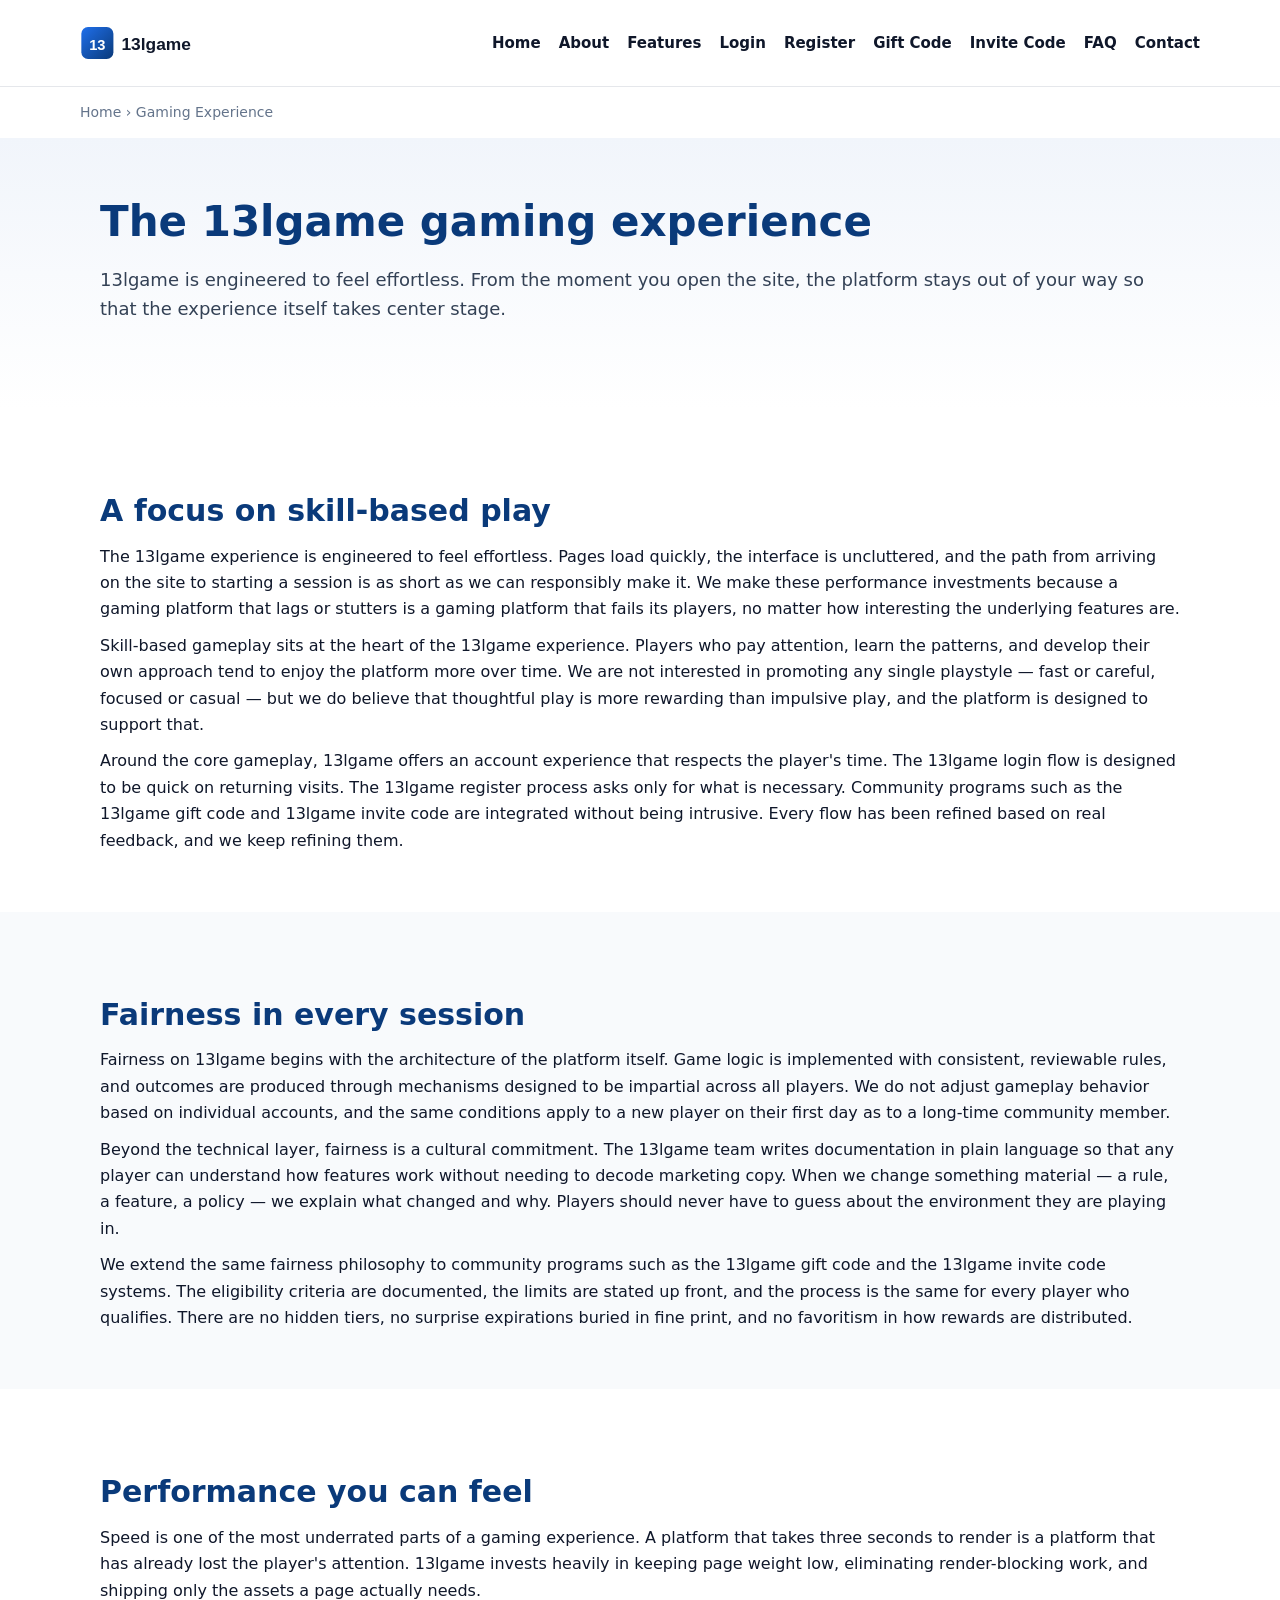
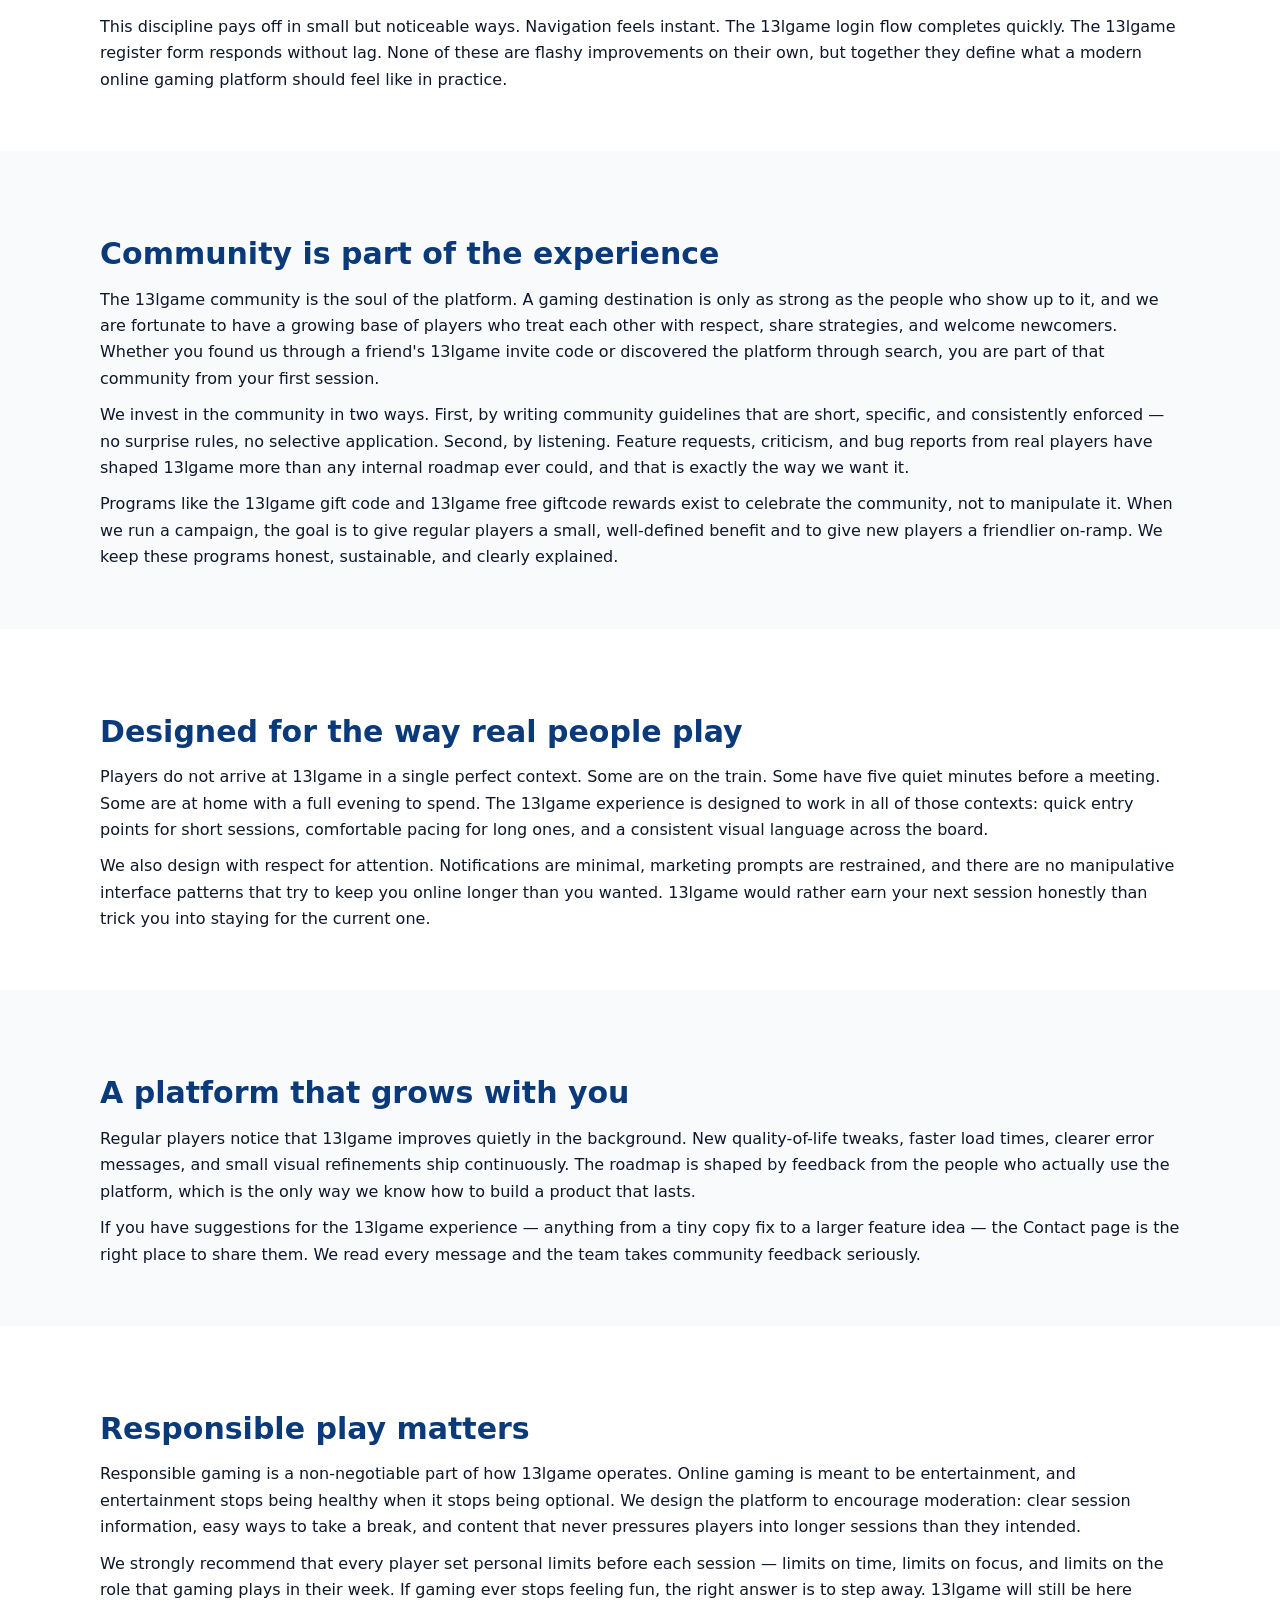
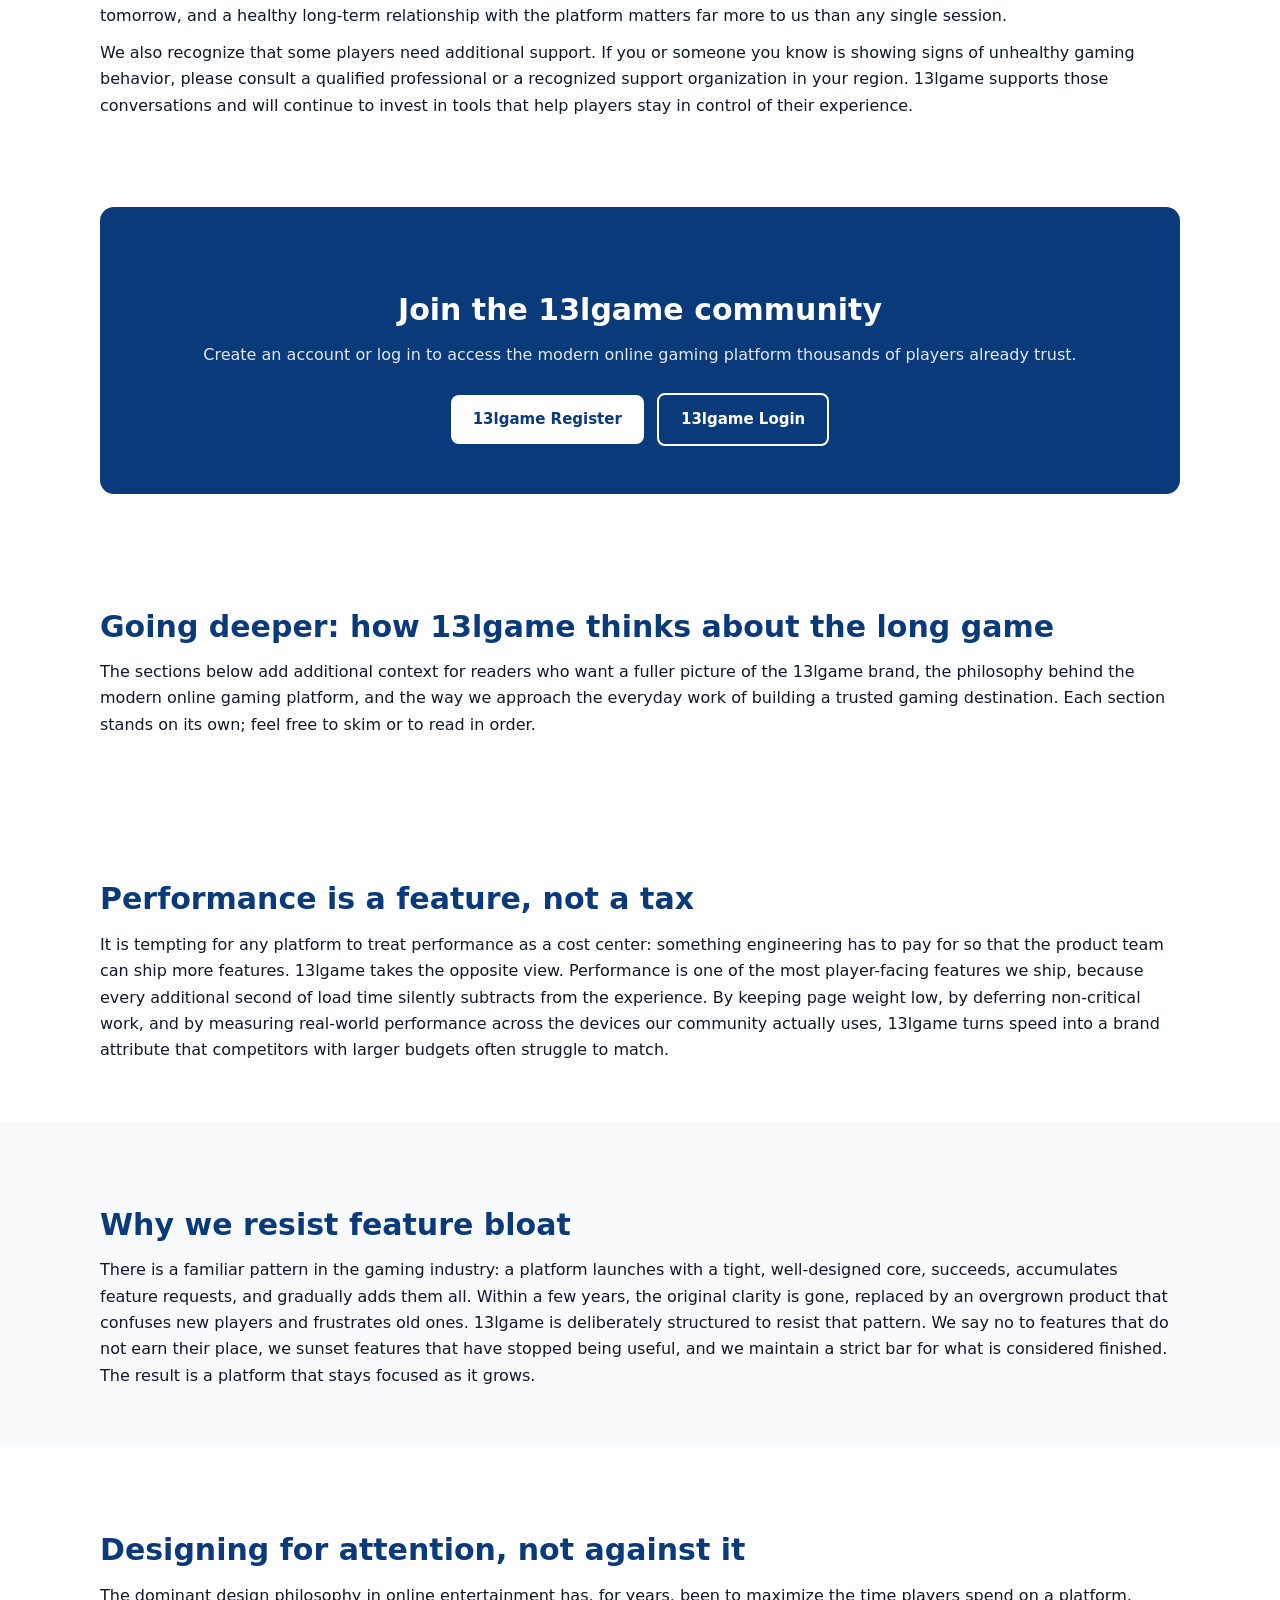
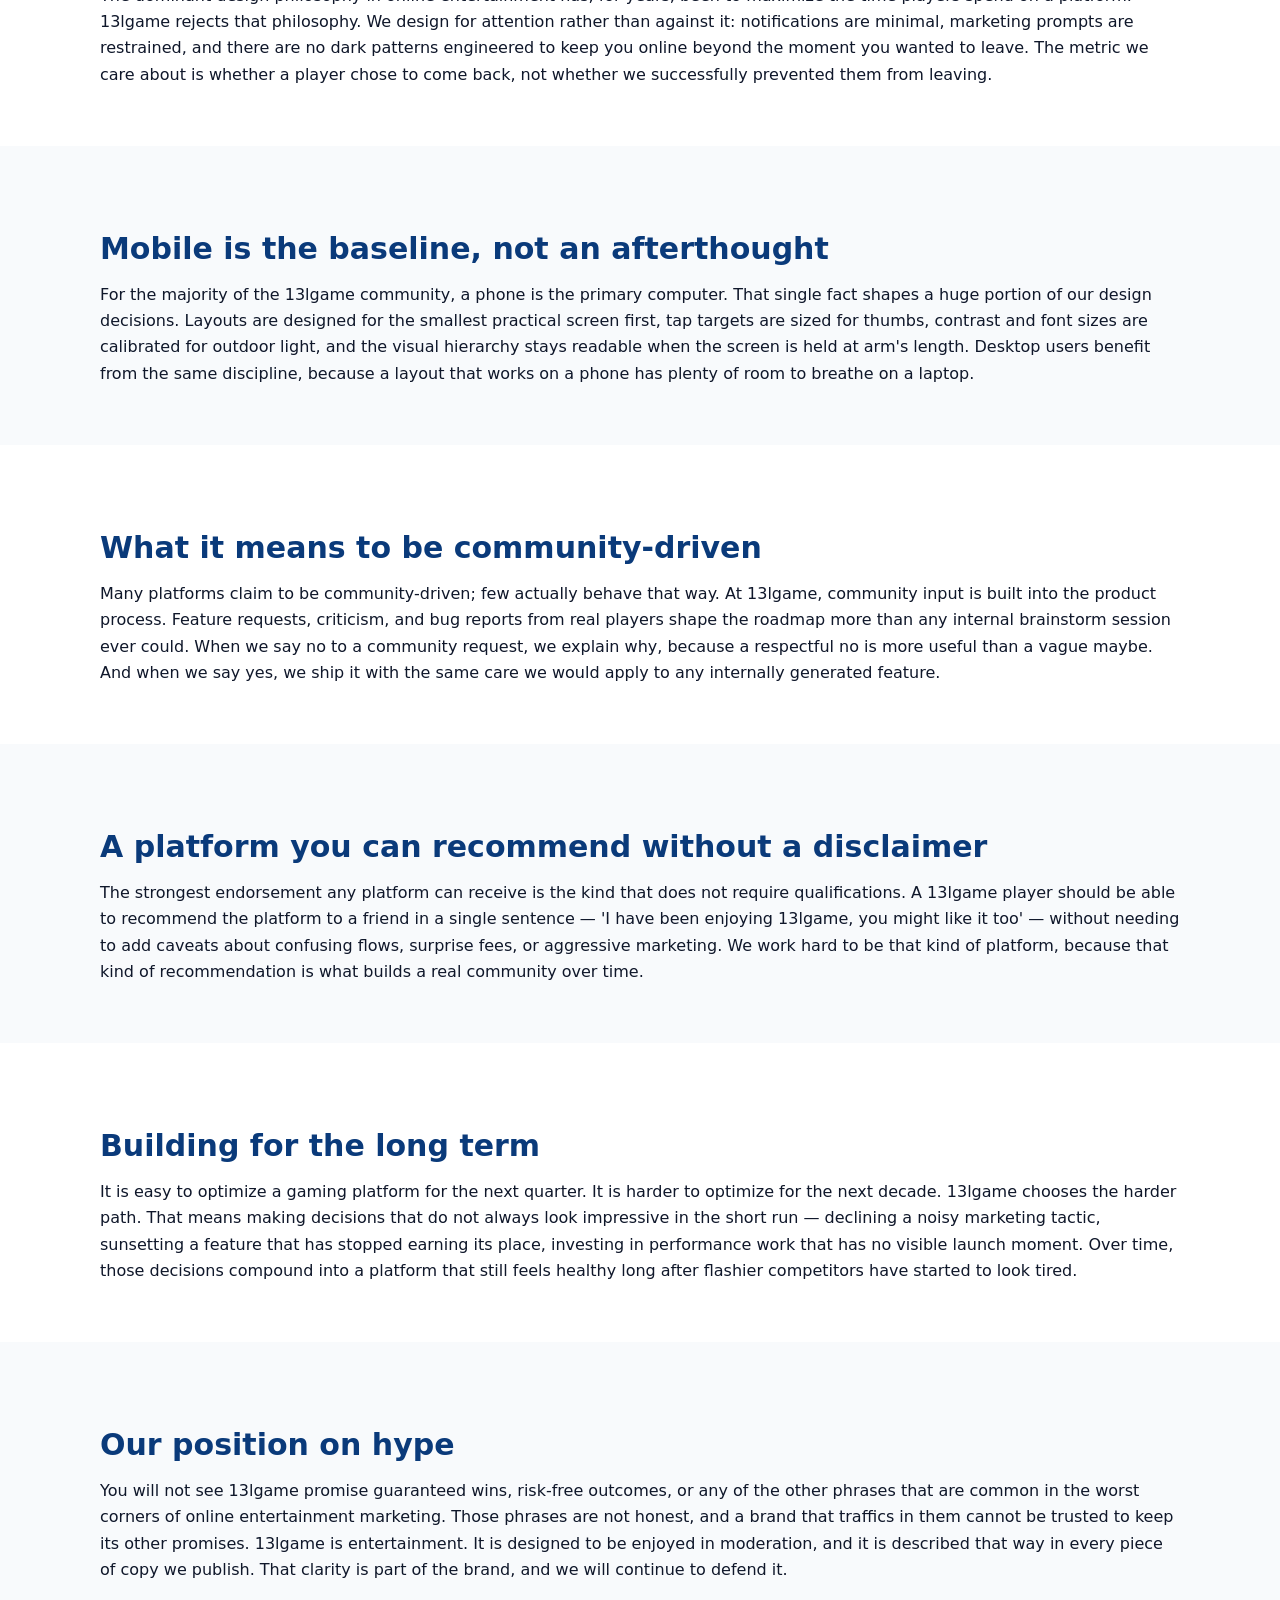
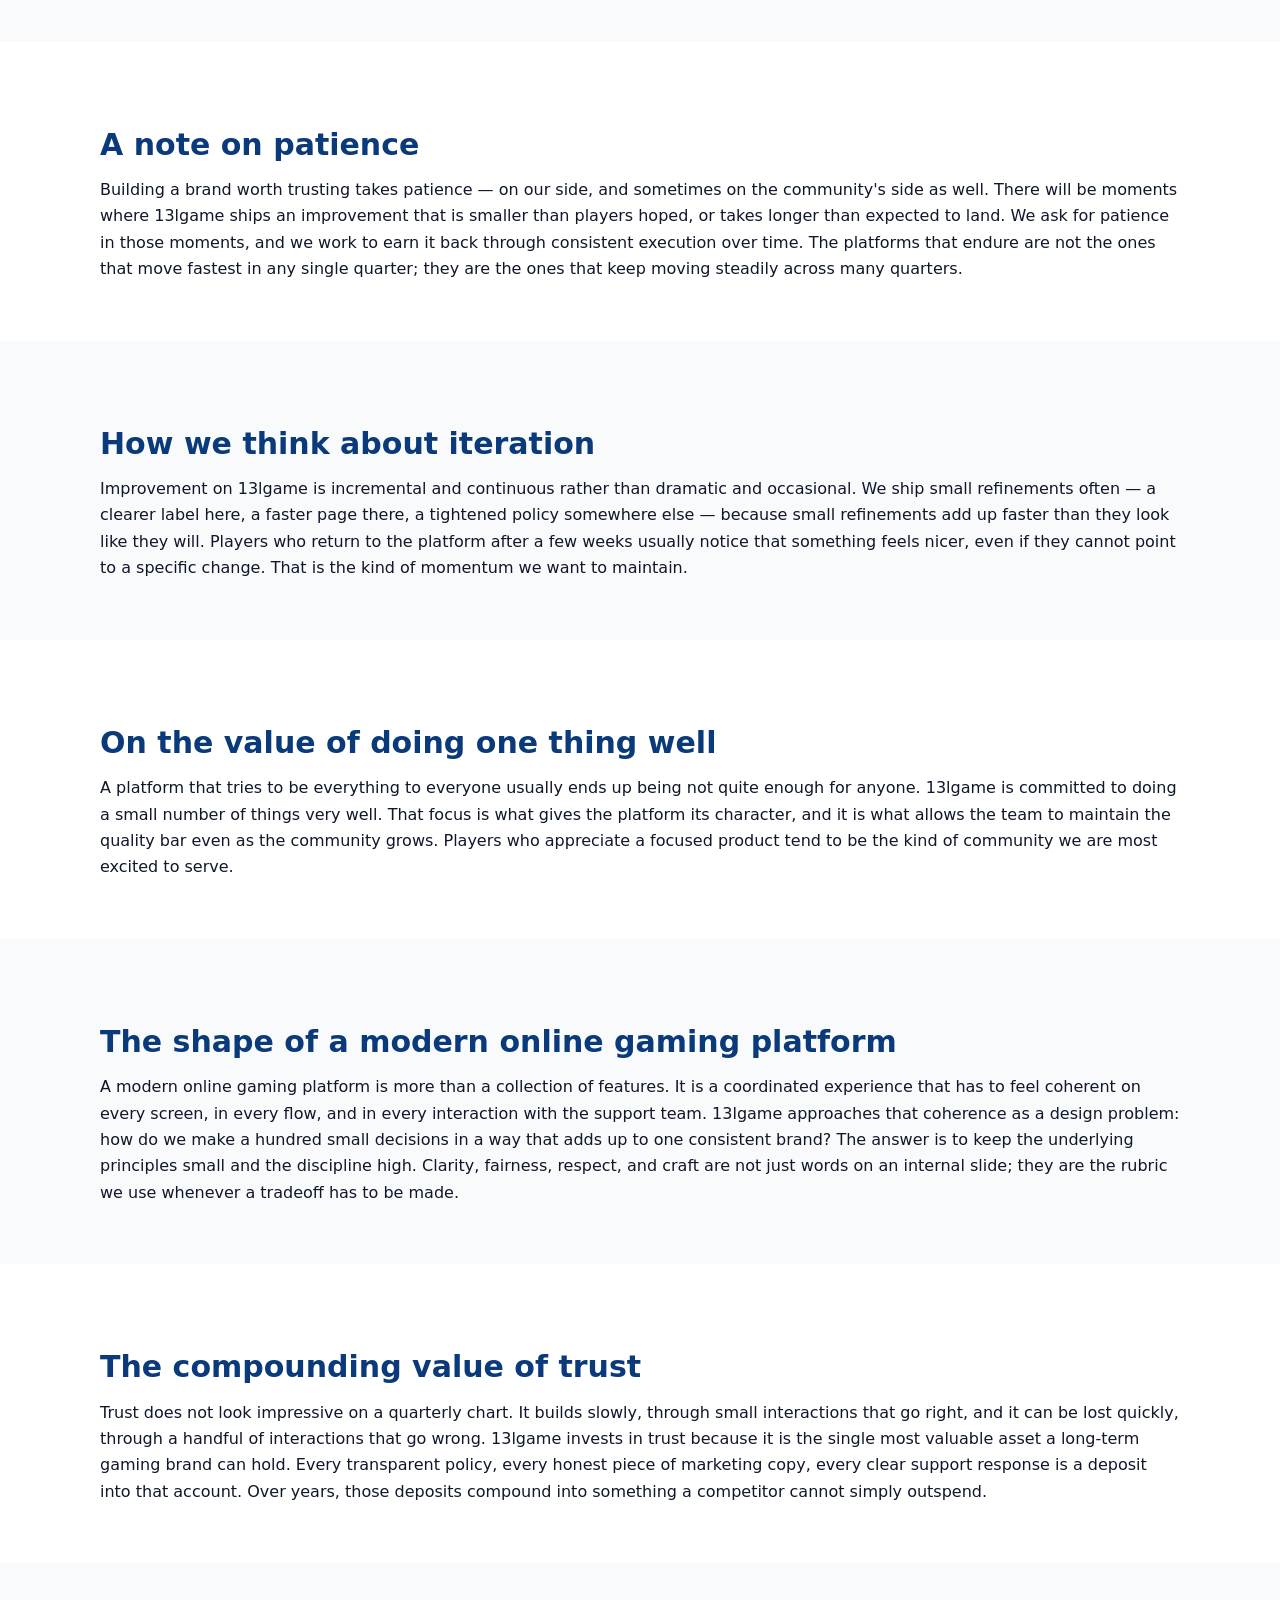
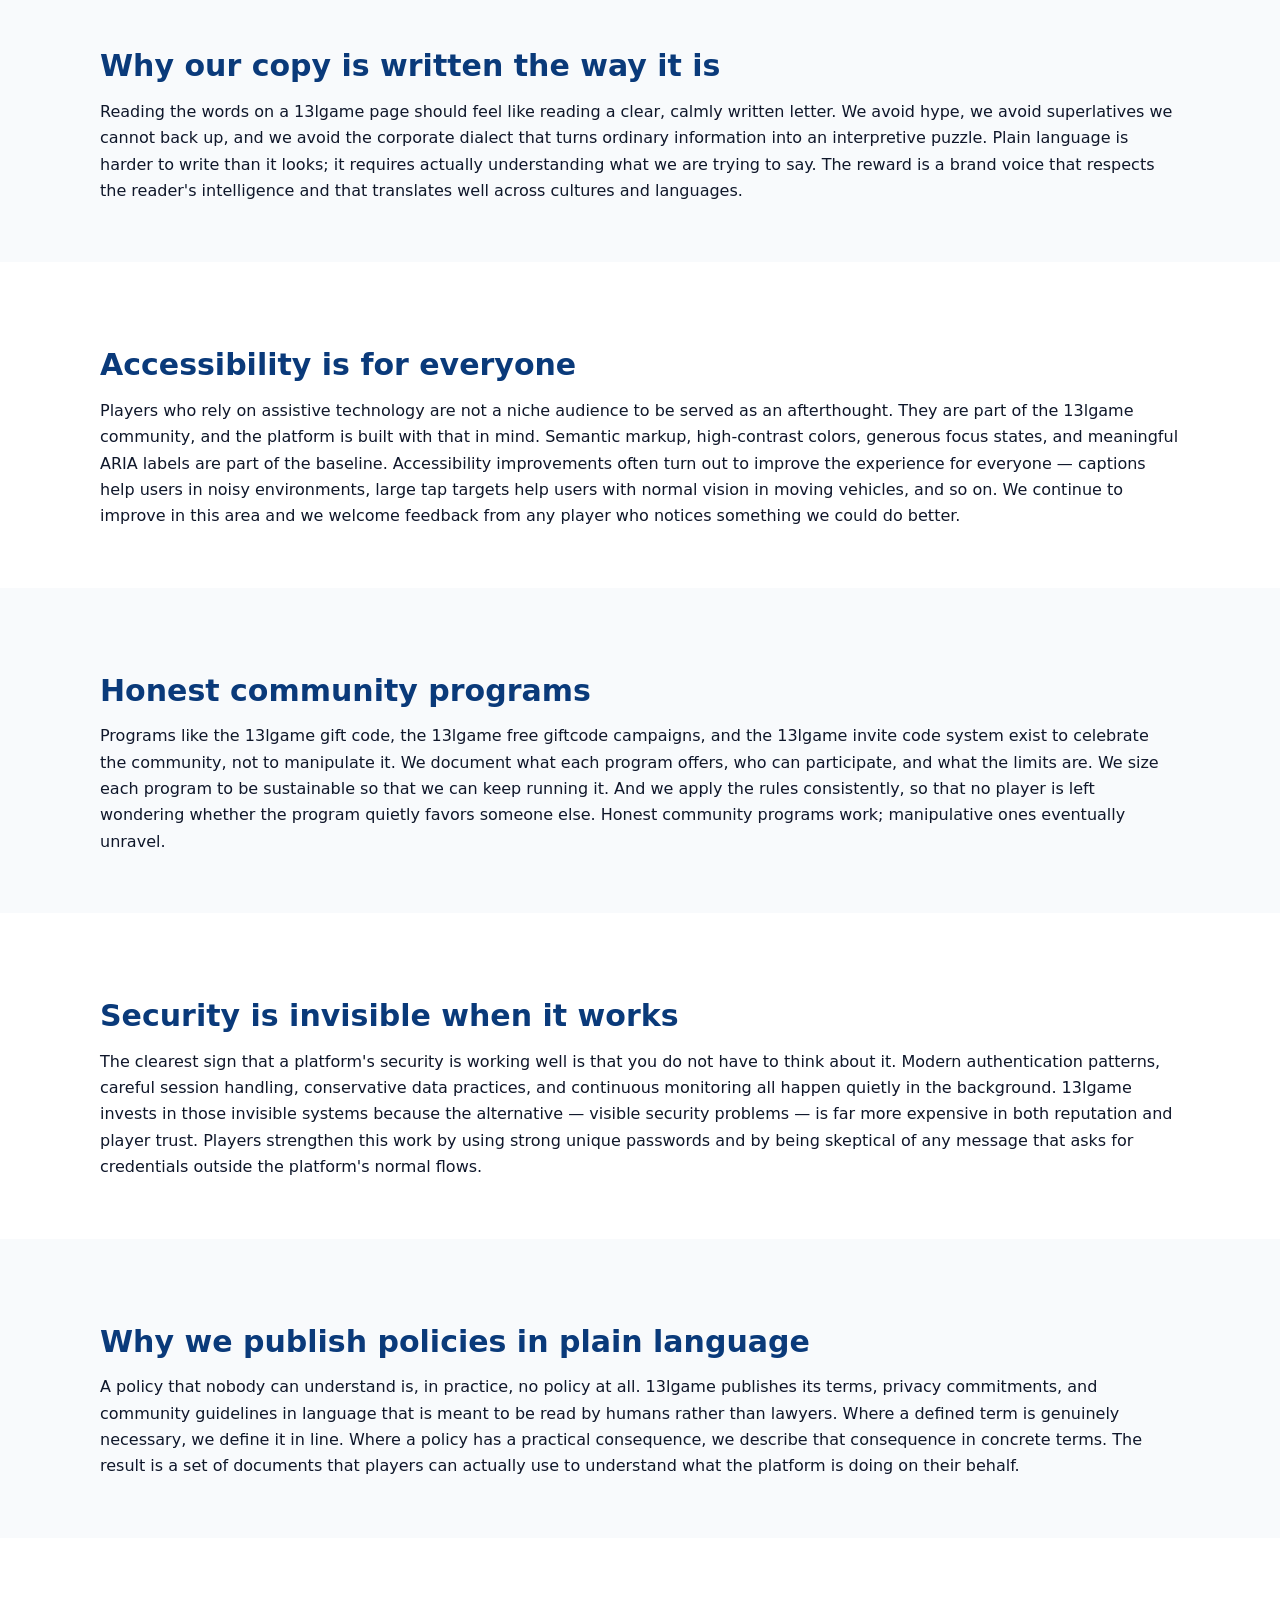
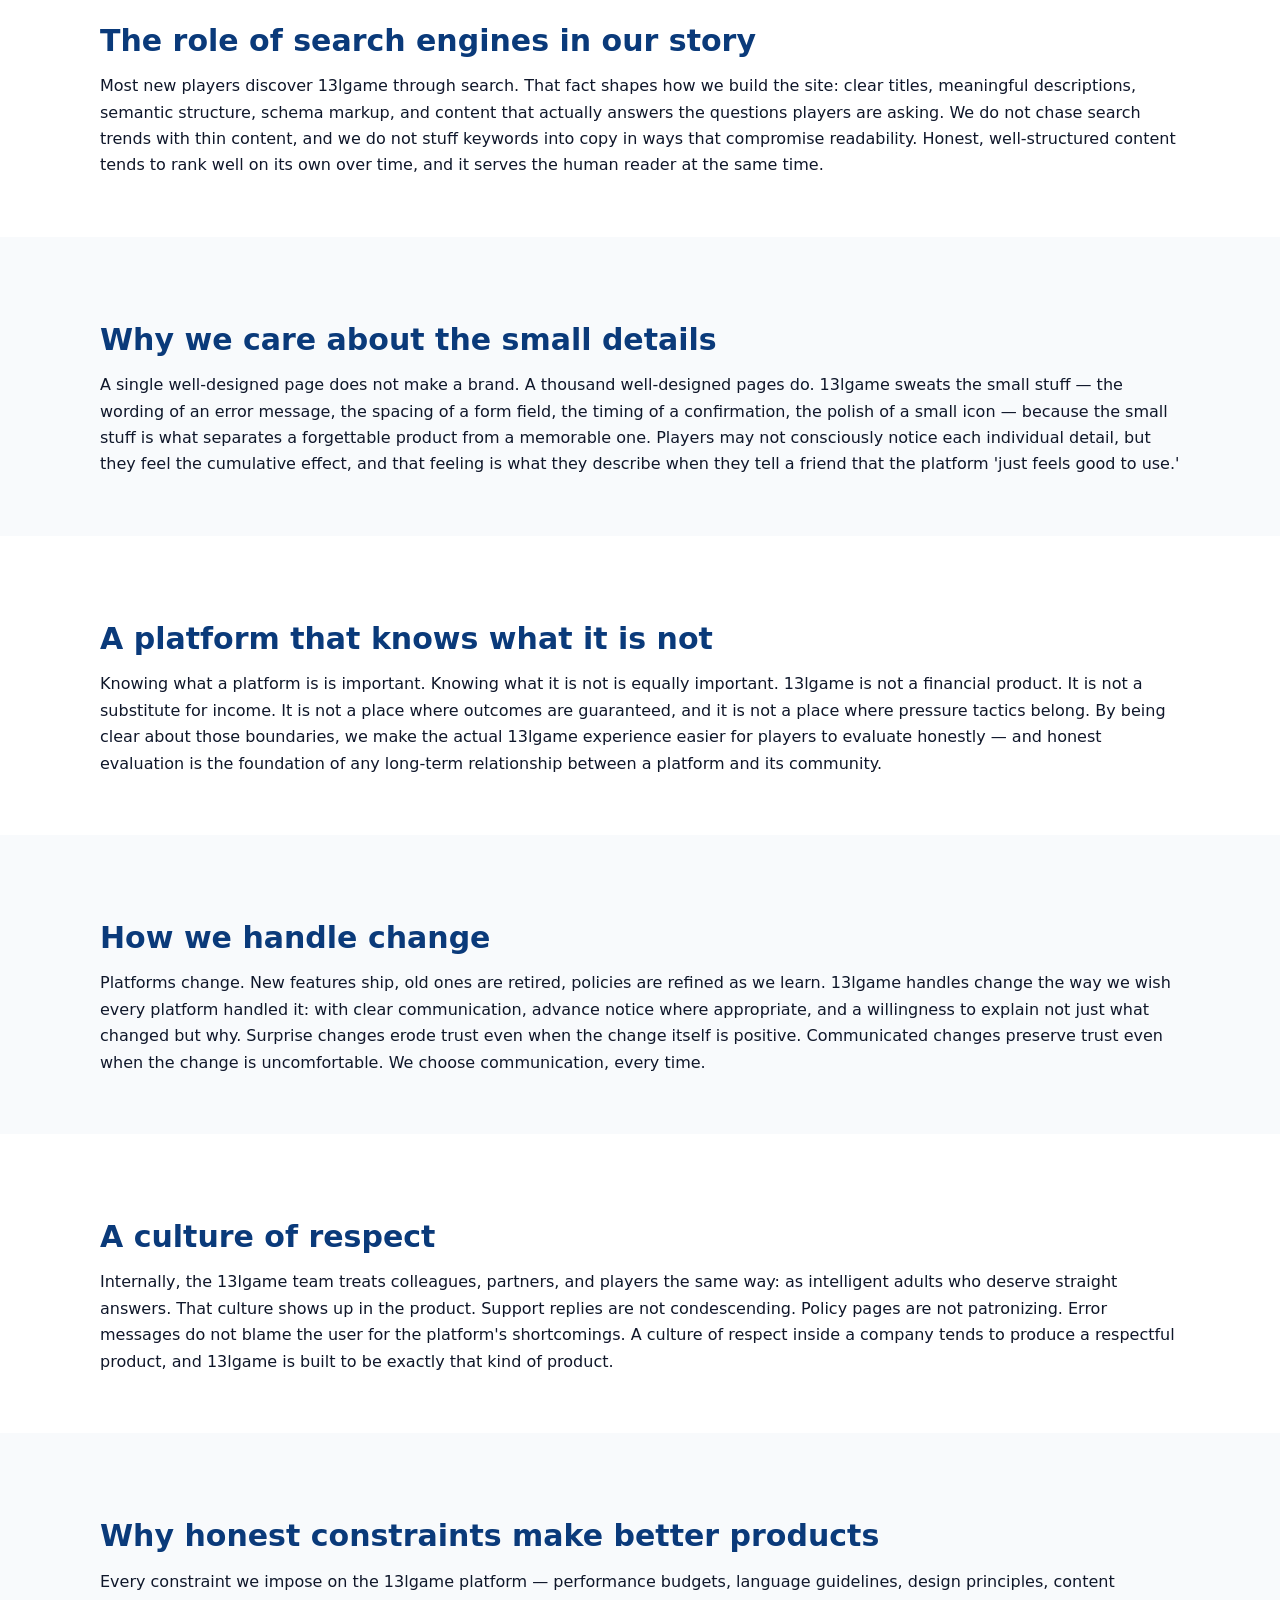
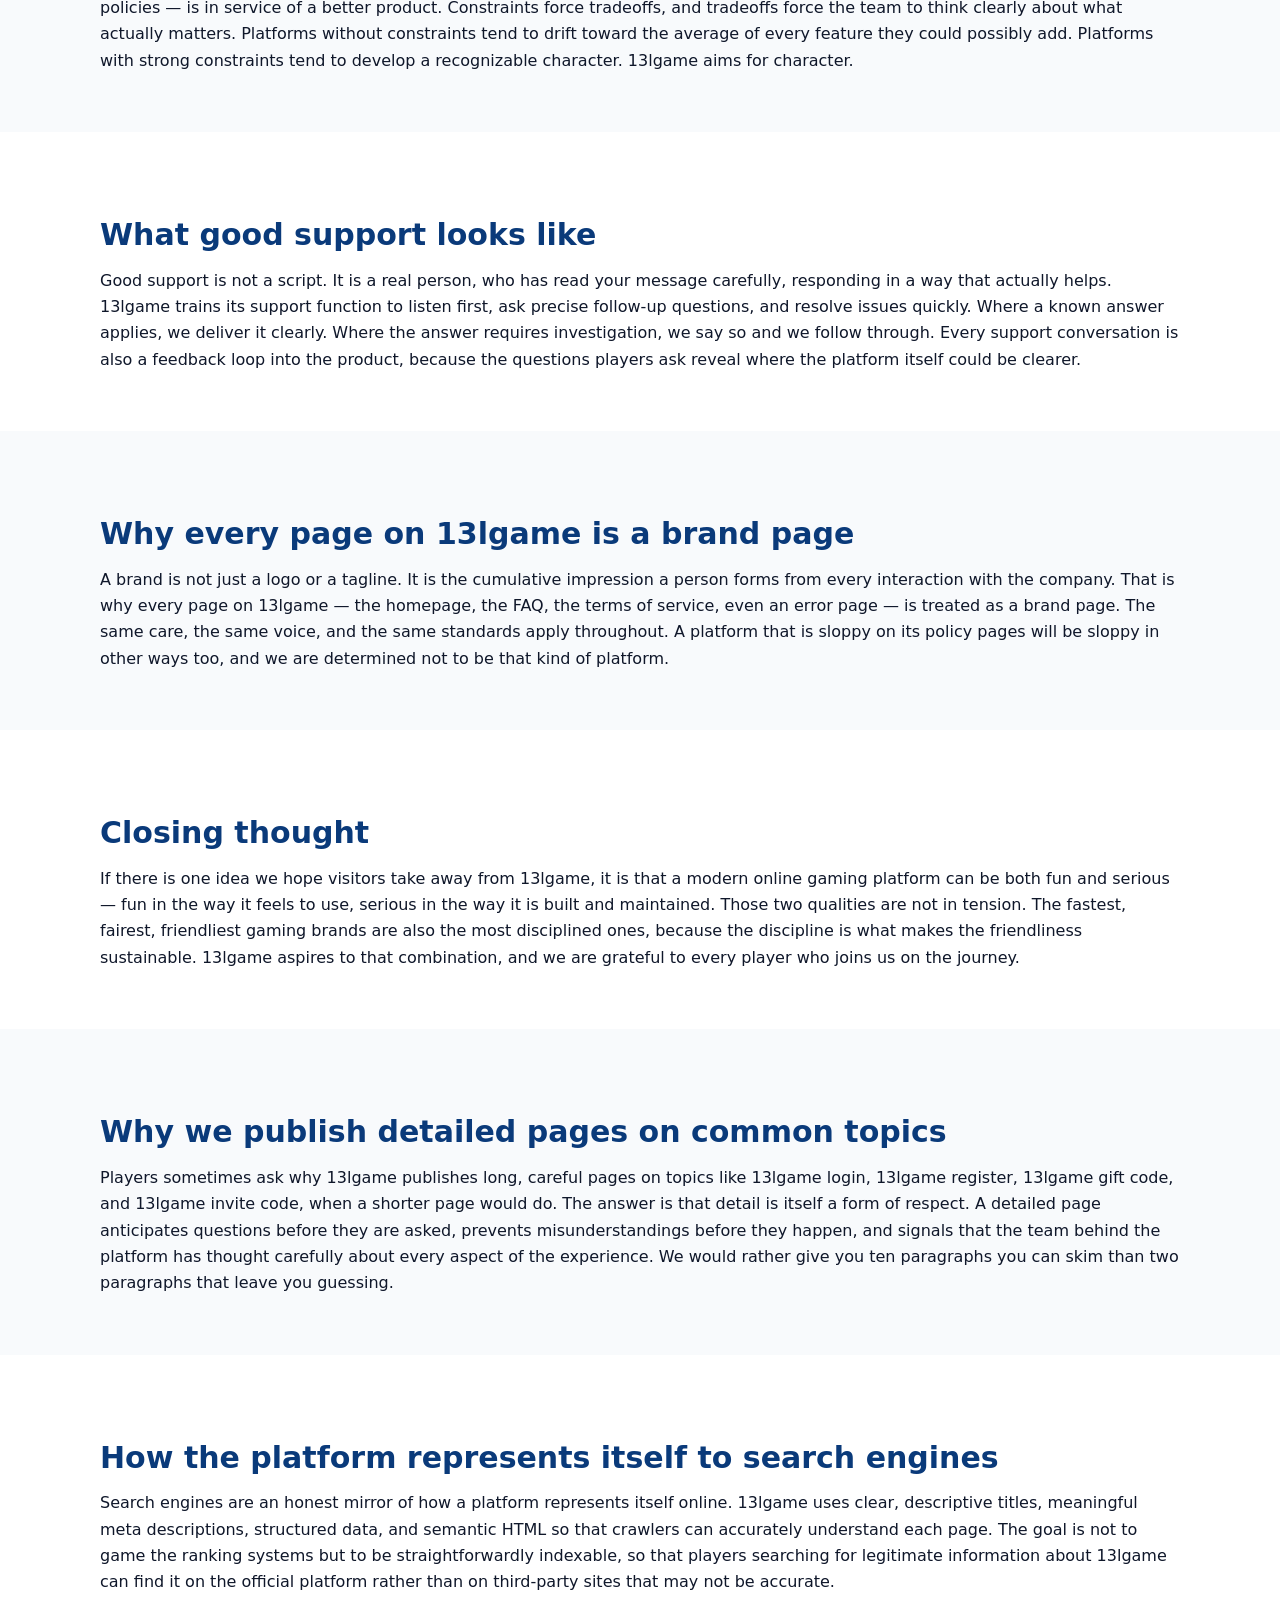
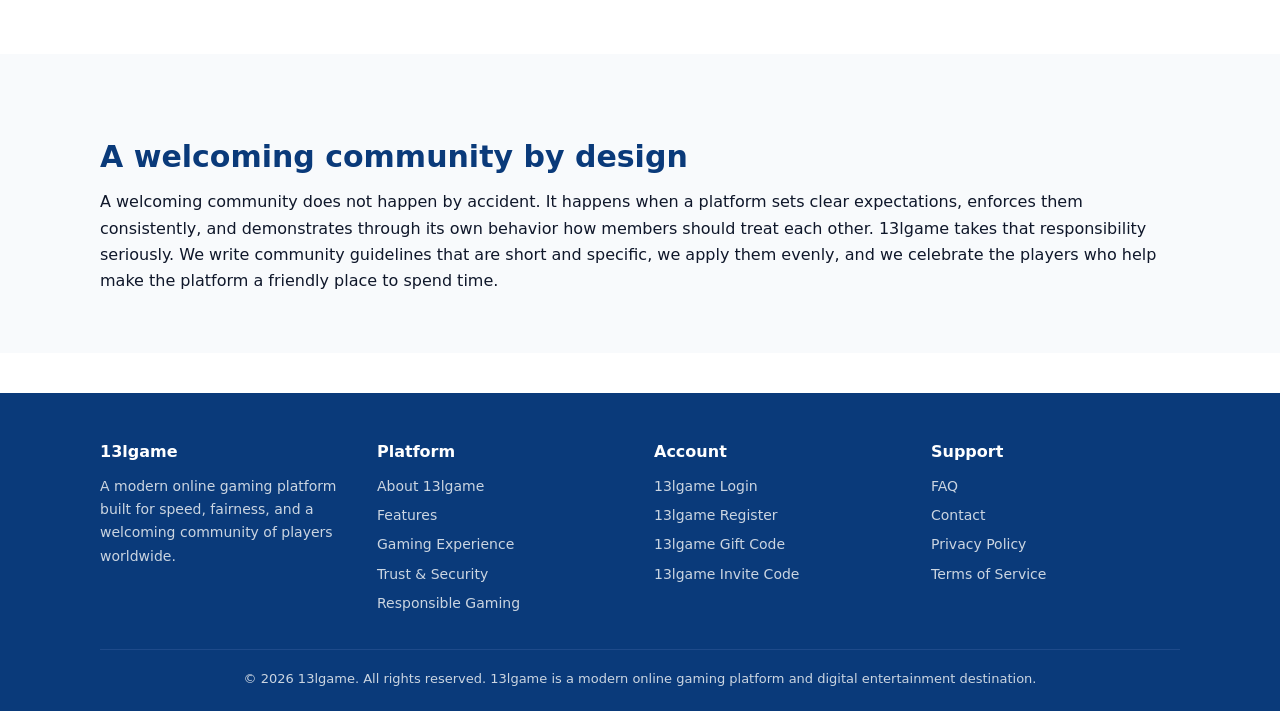
<file: gaming-experience.html>
<!doctype html>
<html lang="en">
<head>
<meta charset="utf-8">
<meta name="viewport" content="width=device-width,initial-scale=1,viewport-fit=cover">
<title>Gaming Experience on 13lgame — Skill, Speed, Community</title>
<meta name="description" content="The 13lgame gaming experience combines skill-based gameplay, fast performance and a respectful community. Learn what makes 13lgame a modern online gaming destination.">
<meta name="keywords" content="13lgame, 13lgame login, 13lgame register, 13lgame free giftcode, 13lgame giftcode, 13lgame invite code, online gaming platform, digital entertainment">
<meta name="author" content="13lgame">
<meta name="robots" content="index,follow,max-image-preview:large,max-snippet:-1">
<meta name="theme-color" content="#0a3a7a">
<link rel="canonical" href="https://13lgames.live/gaming-experience.html">
<link rel="icon" type="image/svg+xml" href="/assets/favicon.svg">
<link rel="dns-prefetch" href="//13lgames.live">
<link rel="preconnect" href="https://13lgames.live" crossorigin>
<meta property="og:type" content="website">
<meta property="og:site_name" content="13lgame">
<meta property="og:title" content="Gaming Experience on 13lgame — Skill, Speed, Community">
<meta property="og:description" content="The 13lgame gaming experience combines skill-based gameplay, fast performance and a respectful community. Learn what makes 13lgame a modern online gaming destination.">
<meta property="og:url" content="https://13lgames.live/gaming-experience.html">
<meta property="og:image" content="https://13lgames.live/assets/hero.svg">
<meta name="twitter:card" content="summary_large_image">
<meta name="twitter:title" content="Gaming Experience on 13lgame — Skill, Speed, Community">
<meta name="twitter:description" content="The 13lgame gaming experience combines skill-based gameplay, fast performance and a respectful community. Learn what makes 13lgame a modern online gaming destination.">
<meta name="twitter:image" content="https://13lgames.live/assets/hero.svg">
<link rel="stylesheet" href="/assets/styles.css">
<script type="application/ld+json">{"@context":"https://schema.org","@type":"Organization","name":"13lgame","url":"https://13lgames.live","logo":{"@type":"ImageObject","url":"https://13lgames.live/assets/logo.svg"},"sameAs":["https://13lgames.live"],"description":"13lgame is a modern online gaming platform offering a fast, fair, and community-driven digital entertainment experience."}</script>
<script type="application/ld+json">{"@context":"https://schema.org","@type":"WebSite","name":"13lgame","url":"https://13lgames.live","potentialAction":{"@type":"SearchAction","target":"https://13lgames.live/?q={query}","query-input":"required name=query"}}</script>
<script type="application/ld+json">{"@context":"https://schema.org","@type":"WebPage","name":"Gaming Experience on 13lgame \u2014 Skill, Speed, Community","url":"https://13lgames.live/gaming-experience.html","description":"The 13lgame gaming experience combines skill-based gameplay, fast performance and a respectful community. Learn what makes 13lgame a modern online gaming destination.","inLanguage":"en","isPartOf":{"@type":"WebSite","name":"13lgame","url":"https://13lgames.live"}}</script>
</head>
<body>
<header class="site"><div class="container nav">
<a href="/" aria-label="13lgame home"><img class="logo" src="/assets/logo.svg" alt="13lgame logo" width="160" height="40"></a>
<nav aria-label="Primary"><ul>
<li><a href="/">Home</a></li>
<li><a href="/about.html">About</a></li>
<li><a href="/features.html">Features</a></li>
<li><a href="/login.html">Login</a></li>
<li><a href="/register.html">Register</a></li>
<li><a href="/giftcode.html">Gift Code</a></li>
<li><a href="/invite-code.html">Invite Code</a></li>
<li><a href="/faq.html">FAQ</a></li>
<li><a href="/contact.html">Contact</a></li>
</ul></nav></div></header>
<div class="container breadcrumb" aria-label="Breadcrumb"><a href="/">Home</a> &rsaquo; <a href="/gaming-experience.html">Gaming Experience</a></div>
<script type="application/ld+json">{"@context":"https://schema.org","@type":"BreadcrumbList","itemListElement":[{"@type":"ListItem","position":1,"name":"Home","item":"https://13lgames.live/"},{"@type":"ListItem","position":2,"name":"Gaming Experience","item":"https://13lgames.live/gaming-experience.html"}]}</script>
<section class='hero'><div class='container'><h1>The 13lgame gaming experience</h1><p class='lead'>13lgame is engineered to feel effortless. From the moment you open the site, the platform stays out of your way so that the experience itself takes center stage.</p></div></section><section><div class='container'><h2>A focus on skill-based play</h2>
<p>The 13lgame experience is engineered to feel effortless. Pages load quickly, the interface is uncluttered, and the path from arriving on the site to starting a session is as short as we can responsibly make it. We make these performance investments because a gaming platform that lags or stutters is a gaming platform that fails its players, no matter how interesting the underlying features are.</p>
<p>Skill-based gameplay sits at the heart of the 13lgame experience. Players who pay attention, learn the patterns, and develop their own approach tend to enjoy the platform more over time. We are not interested in promoting any single playstyle — fast or careful, focused or casual — but we do believe that thoughtful play is more rewarding than impulsive play, and the platform is designed to support that.</p>
<p>Around the core gameplay, 13lgame offers an account experience that respects the player's time. The 13lgame login flow is designed to be quick on returning visits. The 13lgame register process asks only for what is necessary. Community programs such as the 13lgame gift code and 13lgame invite code are integrated without being intrusive. Every flow has been refined based on real feedback, and we keep refining them.</p>
</div></section>
<section class='alt'><div class='container'><h2>Fairness in every session</h2>
<p>Fairness on 13lgame begins with the architecture of the platform itself. Game logic is implemented with consistent, reviewable rules, and outcomes are produced through mechanisms designed to be impartial across all players. We do not adjust gameplay behavior based on individual accounts, and the same conditions apply to a new player on their first day as to a long-time community member.</p>
<p>Beyond the technical layer, fairness is a cultural commitment. The 13lgame team writes documentation in plain language so that any player can understand how features work without needing to decode marketing copy. When we change something material — a rule, a feature, a policy — we explain what changed and why. Players should never have to guess about the environment they are playing in.</p>
<p>We extend the same fairness philosophy to community programs such as the 13lgame gift code and the 13lgame invite code systems. The eligibility criteria are documented, the limits are stated up front, and the process is the same for every player who qualifies. There are no hidden tiers, no surprise expirations buried in fine print, and no favoritism in how rewards are distributed.</p>
</div></section>
<section><div class='container'><h2>Performance you can feel</h2>
<p>Speed is one of the most underrated parts of a gaming experience. A platform that takes three seconds to render is a platform that has already lost the player's attention. 13lgame invests heavily in keeping page weight low, eliminating render-blocking work, and shipping only the assets a page actually needs.</p>
<p>This discipline pays off in small but noticeable ways. Navigation feels instant. The 13lgame login flow completes quickly. The 13lgame register form responds without lag. None of these are flashy improvements on their own, but together they define what a modern online gaming platform should feel like in practice.</p>
</div></section>
<section class='alt'><div class='container'><h2>Community is part of the experience</h2>
<p>The 13lgame community is the soul of the platform. A gaming destination is only as strong as the people who show up to it, and we are fortunate to have a growing base of players who treat each other with respect, share strategies, and welcome newcomers. Whether you found us through a friend's 13lgame invite code or discovered the platform through search, you are part of that community from your first session.</p>
<p>We invest in the community in two ways. First, by writing community guidelines that are short, specific, and consistently enforced — no surprise rules, no selective application. Second, by listening. Feature requests, criticism, and bug reports from real players have shaped 13lgame more than any internal roadmap ever could, and that is exactly the way we want it.</p>
<p>Programs like the 13lgame gift code and 13lgame free giftcode rewards exist to celebrate the community, not to manipulate it. When we run a campaign, the goal is to give regular players a small, well-defined benefit and to give new players a friendlier on-ramp. We keep these programs honest, sustainable, and clearly explained.</p>
</div></section>
<section><div class='container'><h2>Designed for the way real people play</h2>
<p>Players do not arrive at 13lgame in a single perfect context. Some are on the train. Some have five quiet minutes before a meeting. Some are at home with a full evening to spend. The 13lgame experience is designed to work in all of those contexts: quick entry points for short sessions, comfortable pacing for long ones, and a consistent visual language across the board.</p>
<p>We also design with respect for attention. Notifications are minimal, marketing prompts are restrained, and there are no manipulative interface patterns that try to keep you online longer than you wanted. 13lgame would rather earn your next session honestly than trick you into staying for the current one.</p>
</div></section>
<section class='alt'><div class='container'><h2>A platform that grows with you</h2>
<p>Regular players notice that 13lgame improves quietly in the background. New quality-of-life tweaks, faster load times, clearer error messages, and small visual refinements ship continuously. The roadmap is shaped by feedback from the people who actually use the platform, which is the only way we know how to build a product that lasts.</p>
<p>If you have suggestions for the 13lgame experience — anything from a tiny copy fix to a larger feature idea — the Contact page is the right place to share them. We read every message and the team takes community feedback seriously.</p>
</div></section>
<section><div class='container'><h2>Responsible play matters</h2>
<p>Responsible gaming is a non-negotiable part of how 13lgame operates. Online gaming is meant to be entertainment, and entertainment stops being healthy when it stops being optional. We design the platform to encourage moderation: clear session information, easy ways to take a break, and content that never pressures players into longer sessions than they intended.</p>
<p>We strongly recommend that every player set personal limits before each session — limits on time, limits on focus, and limits on the role that gaming plays in their week. If gaming ever stops feeling fun, the right answer is to step away. 13lgame will still be here tomorrow, and a healthy long-term relationship with the platform matters far more to us than any single session.</p>
<p>We also recognize that some players need additional support. If you or someone you know is showing signs of unhealthy gaming behavior, please consult a qualified professional or a recognized support organization in your region. 13lgame supports those conversations and will continue to invest in tools that help players stay in control of their experience.</p>
</div></section>
<div class='container'><div class='cta'>
<h2>Join the 13lgame community</h2>
<p>Create an account or log in to access the modern online gaming platform thousands of players already trust.</p>
<a class='btn' href='/register.html'>13lgame Register</a> <a class='btn outline' href='/login.html' style='background:transparent;border:2px solid #fff;color:#fff;margin-left:8px'>13lgame Login</a>
</div></div>
<section><div class='container'><h2>Going deeper: how 13lgame thinks about the long game</h2><p>The sections below add additional context for readers who want a fuller picture of the 13lgame brand, the philosophy behind the modern online gaming platform, and the way we approach the everyday work of building a trusted gaming destination. Each section stands on its own; feel free to skim or to read in order.</p></div></section>
<section><div class='container'><h2>Performance is a feature, not a tax</h2>
<p>It is tempting for any platform to treat performance as a cost center: something engineering has to pay for so that the product team can ship more features. 13lgame takes the opposite view. Performance is one of the most player-facing features we ship, because every additional second of load time silently subtracts from the experience. By keeping page weight low, by deferring non-critical work, and by measuring real-world performance across the devices our community actually uses, 13lgame turns speed into a brand attribute that competitors with larger budgets often struggle to match.</p>
</div></section>
<section class='alt'><div class='container'><h2>Why we resist feature bloat</h2>
<p>There is a familiar pattern in the gaming industry: a platform launches with a tight, well-designed core, succeeds, accumulates feature requests, and gradually adds them all. Within a few years, the original clarity is gone, replaced by an overgrown product that confuses new players and frustrates old ones. 13lgame is deliberately structured to resist that pattern. We say no to features that do not earn their place, we sunset features that have stopped being useful, and we maintain a strict bar for what is considered finished. The result is a platform that stays focused as it grows.</p>
</div></section>
<section><div class='container'><h2>Designing for attention, not against it</h2>
<p>The dominant design philosophy in online entertainment has, for years, been to maximize the time players spend on a platform. 13lgame rejects that philosophy. We design for attention rather than against it: notifications are minimal, marketing prompts are restrained, and there are no dark patterns engineered to keep you online beyond the moment you wanted to leave. The metric we care about is whether a player chose to come back, not whether we successfully prevented them from leaving.</p>
</div></section>
<section class='alt'><div class='container'><h2>Mobile is the baseline, not an afterthought</h2>
<p>For the majority of the 13lgame community, a phone is the primary computer. That single fact shapes a huge portion of our design decisions. Layouts are designed for the smallest practical screen first, tap targets are sized for thumbs, contrast and font sizes are calibrated for outdoor light, and the visual hierarchy stays readable when the screen is held at arm's length. Desktop users benefit from the same discipline, because a layout that works on a phone has plenty of room to breathe on a laptop.</p>
</div></section>
<section><div class='container'><h2>What it means to be community-driven</h2>
<p>Many platforms claim to be community-driven; few actually behave that way. At 13lgame, community input is built into the product process. Feature requests, criticism, and bug reports from real players shape the roadmap more than any internal brainstorm session ever could. When we say no to a community request, we explain why, because a respectful no is more useful than a vague maybe. And when we say yes, we ship it with the same care we would apply to any internally generated feature.</p>
</div></section>
<section class='alt'><div class='container'><h2>A platform you can recommend without a disclaimer</h2>
<p>The strongest endorsement any platform can receive is the kind that does not require qualifications. A 13lgame player should be able to recommend the platform to a friend in a single sentence — 'I have been enjoying 13lgame, you might like it too' — without needing to add caveats about confusing flows, surprise fees, or aggressive marketing. We work hard to be that kind of platform, because that kind of recommendation is what builds a real community over time.</p>
</div></section>
<section><div class='container'><h2>Building for the long term</h2>
<p>It is easy to optimize a gaming platform for the next quarter. It is harder to optimize for the next decade. 13lgame chooses the harder path. That means making decisions that do not always look impressive in the short run — declining a noisy marketing tactic, sunsetting a feature that has stopped earning its place, investing in performance work that has no visible launch moment. Over time, those decisions compound into a platform that still feels healthy long after flashier competitors have started to look tired.</p>
</div></section>
<section class='alt'><div class='container'><h2>Our position on hype</h2>
<p>You will not see 13lgame promise guaranteed wins, risk-free outcomes, or any of the other phrases that are common in the worst corners of online entertainment marketing. Those phrases are not honest, and a brand that traffics in them cannot be trusted to keep its other promises. 13lgame is entertainment. It is designed to be enjoyed in moderation, and it is described that way in every piece of copy we publish. That clarity is part of the brand, and we will continue to defend it.</p>
</div></section>
<section><div class='container'><h2>A note on patience</h2>
<p>Building a brand worth trusting takes patience — on our side, and sometimes on the community's side as well. There will be moments where 13lgame ships an improvement that is smaller than players hoped, or takes longer than expected to land. We ask for patience in those moments, and we work to earn it back through consistent execution over time. The platforms that endure are not the ones that move fastest in any single quarter; they are the ones that keep moving steadily across many quarters.</p>
</div></section>
<section class='alt'><div class='container'><h2>How we think about iteration</h2>
<p>Improvement on 13lgame is incremental and continuous rather than dramatic and occasional. We ship small refinements often — a clearer label here, a faster page there, a tightened policy somewhere else — because small refinements add up faster than they look like they will. Players who return to the platform after a few weeks usually notice that something feels nicer, even if they cannot point to a specific change. That is the kind of momentum we want to maintain.</p>
</div></section>
<section><div class='container'><h2>On the value of doing one thing well</h2>
<p>A platform that tries to be everything to everyone usually ends up being not quite enough for anyone. 13lgame is committed to doing a small number of things very well. That focus is what gives the platform its character, and it is what allows the team to maintain the quality bar even as the community grows. Players who appreciate a focused product tend to be the kind of community we are most excited to serve.</p>
</div></section>
<section class='alt'><div class='container'><h2>The shape of a modern online gaming platform</h2><p>A modern online gaming platform is more than a collection of features. It is a coordinated experience that has to feel coherent on every screen, in every flow, and in every interaction with the support team. 13lgame approaches that coherence as a design problem: how do we make a hundred small decisions in a way that adds up to one consistent brand? The answer is to keep the underlying principles small and the discipline high. Clarity, fairness, respect, and craft are not just words on an internal slide; they are the rubric we use whenever a tradeoff has to be made.</p></div></section>
<section><div class='container'><h2>The compounding value of trust</h2><p>Trust does not look impressive on a quarterly chart. It builds slowly, through small interactions that go right, and it can be lost quickly, through a handful of interactions that go wrong. 13lgame invests in trust because it is the single most valuable asset a long-term gaming brand can hold. Every transparent policy, every honest piece of marketing copy, every clear support response is a deposit into that account. Over years, those deposits compound into something a competitor cannot simply outspend.</p></div></section>
<section class='alt'><div class='container'><h2>Why our copy is written the way it is</h2><p>Reading the words on a 13lgame page should feel like reading a clear, calmly written letter. We avoid hype, we avoid superlatives we cannot back up, and we avoid the corporate dialect that turns ordinary information into an interpretive puzzle. Plain language is harder to write than it looks; it requires actually understanding what we are trying to say. The reward is a brand voice that respects the reader's intelligence and that translates well across cultures and languages.</p></div></section>
<section><div class='container'><h2>Accessibility is for everyone</h2><p>Players who rely on assistive technology are not a niche audience to be served as an afterthought. They are part of the 13lgame community, and the platform is built with that in mind. Semantic markup, high-contrast colors, generous focus states, and meaningful ARIA labels are part of the baseline. Accessibility improvements often turn out to improve the experience for everyone — captions help users in noisy environments, large tap targets help users with normal vision in moving vehicles, and so on. We continue to improve in this area and we welcome feedback from any player who notices something we could do better.</p></div></section>
<section class='alt'><div class='container'><h2>Honest community programs</h2><p>Programs like the 13lgame gift code, the 13lgame free giftcode campaigns, and the 13lgame invite code system exist to celebrate the community, not to manipulate it. We document what each program offers, who can participate, and what the limits are. We size each program to be sustainable so that we can keep running it. And we apply the rules consistently, so that no player is left wondering whether the program quietly favors someone else. Honest community programs work; manipulative ones eventually unravel.</p></div></section>
<section><div class='container'><h2>Security is invisible when it works</h2><p>The clearest sign that a platform's security is working well is that you do not have to think about it. Modern authentication patterns, careful session handling, conservative data practices, and continuous monitoring all happen quietly in the background. 13lgame invests in those invisible systems because the alternative — visible security problems — is far more expensive in both reputation and player trust. Players strengthen this work by using strong unique passwords and by being skeptical of any message that asks for credentials outside the platform's normal flows.</p></div></section>
<section class='alt'><div class='container'><h2>Why we publish policies in plain language</h2><p>A policy that nobody can understand is, in practice, no policy at all. 13lgame publishes its terms, privacy commitments, and community guidelines in language that is meant to be read by humans rather than lawyers. Where a defined term is genuinely necessary, we define it in line. Where a policy has a practical consequence, we describe that consequence in concrete terms. The result is a set of documents that players can actually use to understand what the platform is doing on their behalf.</p></div></section>
<section><div class='container'><h2>The role of search engines in our story</h2><p>Most new players discover 13lgame through search. That fact shapes how we build the site: clear titles, meaningful descriptions, semantic structure, schema markup, and content that actually answers the questions players are asking. We do not chase search trends with thin content, and we do not stuff keywords into copy in ways that compromise readability. Honest, well-structured content tends to rank well on its own over time, and it serves the human reader at the same time.</p></div></section>
<section class='alt'><div class='container'><h2>Why we care about the small details</h2><p>A single well-designed page does not make a brand. A thousand well-designed pages do. 13lgame sweats the small stuff — the wording of an error message, the spacing of a form field, the timing of a confirmation, the polish of a small icon — because the small stuff is what separates a forgettable product from a memorable one. Players may not consciously notice each individual detail, but they feel the cumulative effect, and that feeling is what they describe when they tell a friend that the platform 'just feels good to use.'</p></div></section>
<section><div class='container'><h2>A platform that knows what it is not</h2><p>Knowing what a platform is is important. Knowing what it is not is equally important. 13lgame is not a financial product. It is not a substitute for income. It is not a place where outcomes are guaranteed, and it is not a place where pressure tactics belong. By being clear about those boundaries, we make the actual 13lgame experience easier for players to evaluate honestly — and honest evaluation is the foundation of any long-term relationship between a platform and its community.</p></div></section>
<section class='alt'><div class='container'><h2>How we handle change</h2><p>Platforms change. New features ship, old ones are retired, policies are refined as we learn. 13lgame handles change the way we wish every platform handled it: with clear communication, advance notice where appropriate, and a willingness to explain not just what changed but why. Surprise changes erode trust even when the change itself is positive. Communicated changes preserve trust even when the change is uncomfortable. We choose communication, every time.</p></div></section>
<section><div class='container'><h2>A culture of respect</h2><p>Internally, the 13lgame team treats colleagues, partners, and players the same way: as intelligent adults who deserve straight answers. That culture shows up in the product. Support replies are not condescending. Policy pages are not patronizing. Error messages do not blame the user for the platform's shortcomings. A culture of respect inside a company tends to produce a respectful product, and 13lgame is built to be exactly that kind of product.</p></div></section>
<section class='alt'><div class='container'><h2>Why honest constraints make better products</h2><p>Every constraint we impose on the 13lgame platform — performance budgets, language guidelines, design principles, content policies — is in service of a better product. Constraints force tradeoffs, and tradeoffs force the team to think clearly about what actually matters. Platforms without constraints tend to drift toward the average of every feature they could possibly add. Platforms with strong constraints tend to develop a recognizable character. 13lgame aims for character.</p></div></section>
<section><div class='container'><h2>What good support looks like</h2><p>Good support is not a script. It is a real person, who has read your message carefully, responding in a way that actually helps. 13lgame trains its support function to listen first, ask precise follow-up questions, and resolve issues quickly. Where a known answer applies, we deliver it clearly. Where the answer requires investigation, we say so and we follow through. Every support conversation is also a feedback loop into the product, because the questions players ask reveal where the platform itself could be clearer.</p></div></section>
<section class='alt'><div class='container'><h2>Why every page on 13lgame is a brand page</h2><p>A brand is not just a logo or a tagline. It is the cumulative impression a person forms from every interaction with the company. That is why every page on 13lgame — the homepage, the FAQ, the terms of service, even an error page — is treated as a brand page. The same care, the same voice, and the same standards apply throughout. A platform that is sloppy on its policy pages will be sloppy in other ways too, and we are determined not to be that kind of platform.</p></div></section>
<section><div class='container'><h2>Closing thought</h2><p>If there is one idea we hope visitors take away from 13lgame, it is that a modern online gaming platform can be both fun and serious — fun in the way it feels to use, serious in the way it is built and maintained. Those two qualities are not in tension. The fastest, fairest, friendliest gaming brands are also the most disciplined ones, because the discipline is what makes the friendliness sustainable. 13lgame aspires to that combination, and we are grateful to every player who joins us on the journey.</p></div></section>
<section class='alt'><div class='container'><h2>Why we publish detailed pages on common topics</h2><p>Players sometimes ask why 13lgame publishes long, careful pages on topics like 13lgame login, 13lgame register, 13lgame gift code, and 13lgame invite code, when a shorter page would do. The answer is that detail is itself a form of respect. A detailed page anticipates questions before they are asked, prevents misunderstandings before they happen, and signals that the team behind the platform has thought carefully about every aspect of the experience. We would rather give you ten paragraphs you can skim than two paragraphs that leave you guessing.</p></div></section>
<section><div class='container'><h2>How the platform represents itself to search engines</h2><p>Search engines are an honest mirror of how a platform represents itself online. 13lgame uses clear, descriptive titles, meaningful meta descriptions, structured data, and semantic HTML so that crawlers can accurately understand each page. The goal is not to game the ranking systems but to be straightforwardly indexable, so that players searching for legitimate information about 13lgame can find it on the official platform rather than on third-party sites that may not be accurate.</p></div></section>
<section class='alt'><div class='container'><h2>A welcoming community by design</h2><p>A welcoming community does not happen by accident. It happens when a platform sets clear expectations, enforces them consistently, and demonstrates through its own behavior how members should treat each other. 13lgame takes that responsibility seriously. We write community guidelines that are short and specific, we apply them evenly, and we celebrate the players who help make the platform a friendly place to spend time.</p></div></section>
<footer class="site"><div class="container">
<div class="foot-grid">
<div><h4>13lgame</h4><p style="font-size:14px;color:#cbd5e1">A modern online gaming platform built for speed, fairness, and a welcoming community of players worldwide.</p></div>
<div><h4>Platform</h4><ul>
<li><a href="/about.html">About 13lgame</a></li>
<li><a href="/features.html">Features</a></li>
<li><a href="/gaming-experience.html">Gaming Experience</a></li>
<li><a href="/trust-security.html">Trust &amp; Security</a></li>
<li><a href="/responsible-gaming.html">Responsible Gaming</a></li>
</ul></div>
<div><h4>Account</h4><ul>
<li><a href="/login.html">13lgame Login</a></li>
<li><a href="/register.html">13lgame Register</a></li>
<li><a href="/giftcode.html">13lgame Gift Code</a></li>
<li><a href="/invite-code.html">13lgame Invite Code</a></li>
</ul></div>
<div><h4>Support</h4><ul>
<li><a href="/faq.html">FAQ</a></li>
<li><a href="/contact.html">Contact</a></li>
<li><a href="/privacy.html">Privacy Policy</a></li>
<li><a href="/terms.html">Terms of Service</a></li>
</ul></div>
</div>
<div class="foot-bottom">&copy; <span id="year">2026</span> 13lgame. All rights reserved. 13lgame is a modern online gaming platform and digital entertainment destination.</div>
</div></footer>
<script src="/assets/script.js" defer></script>
</body></html>
</file>
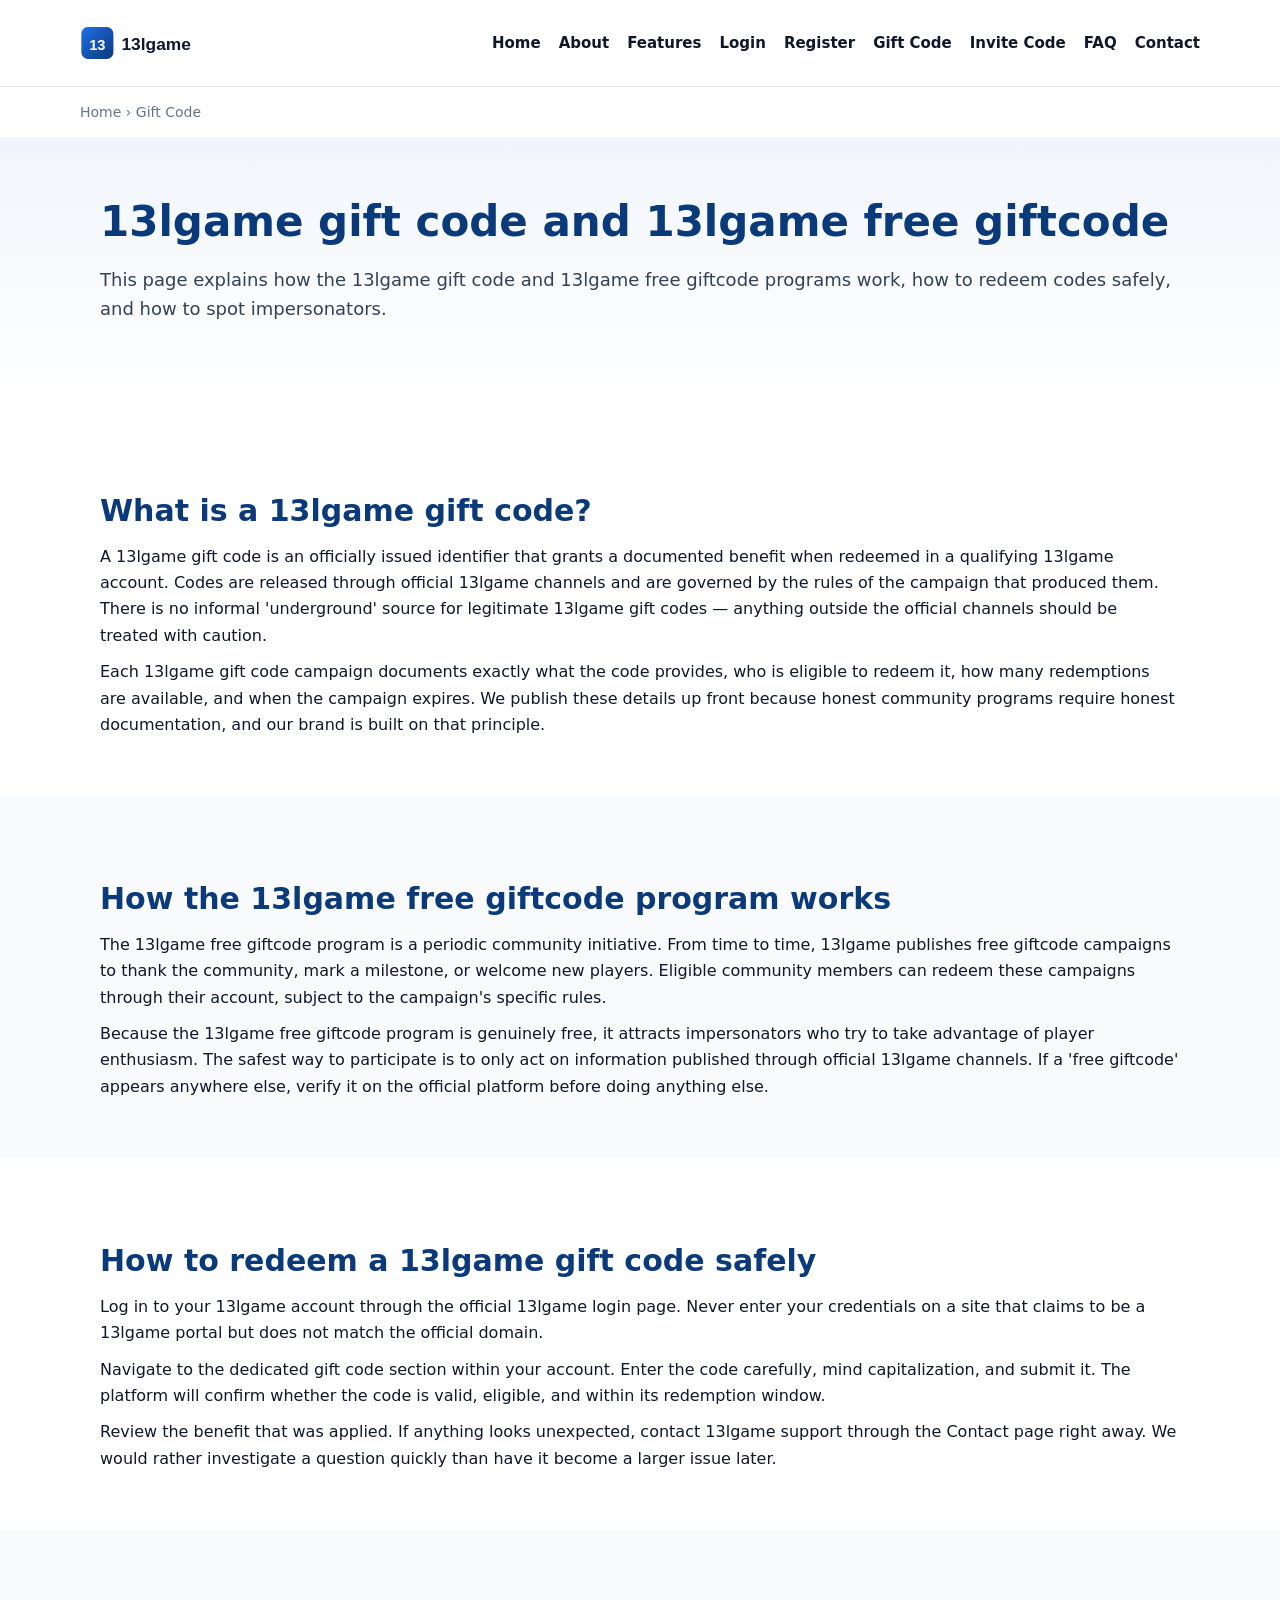
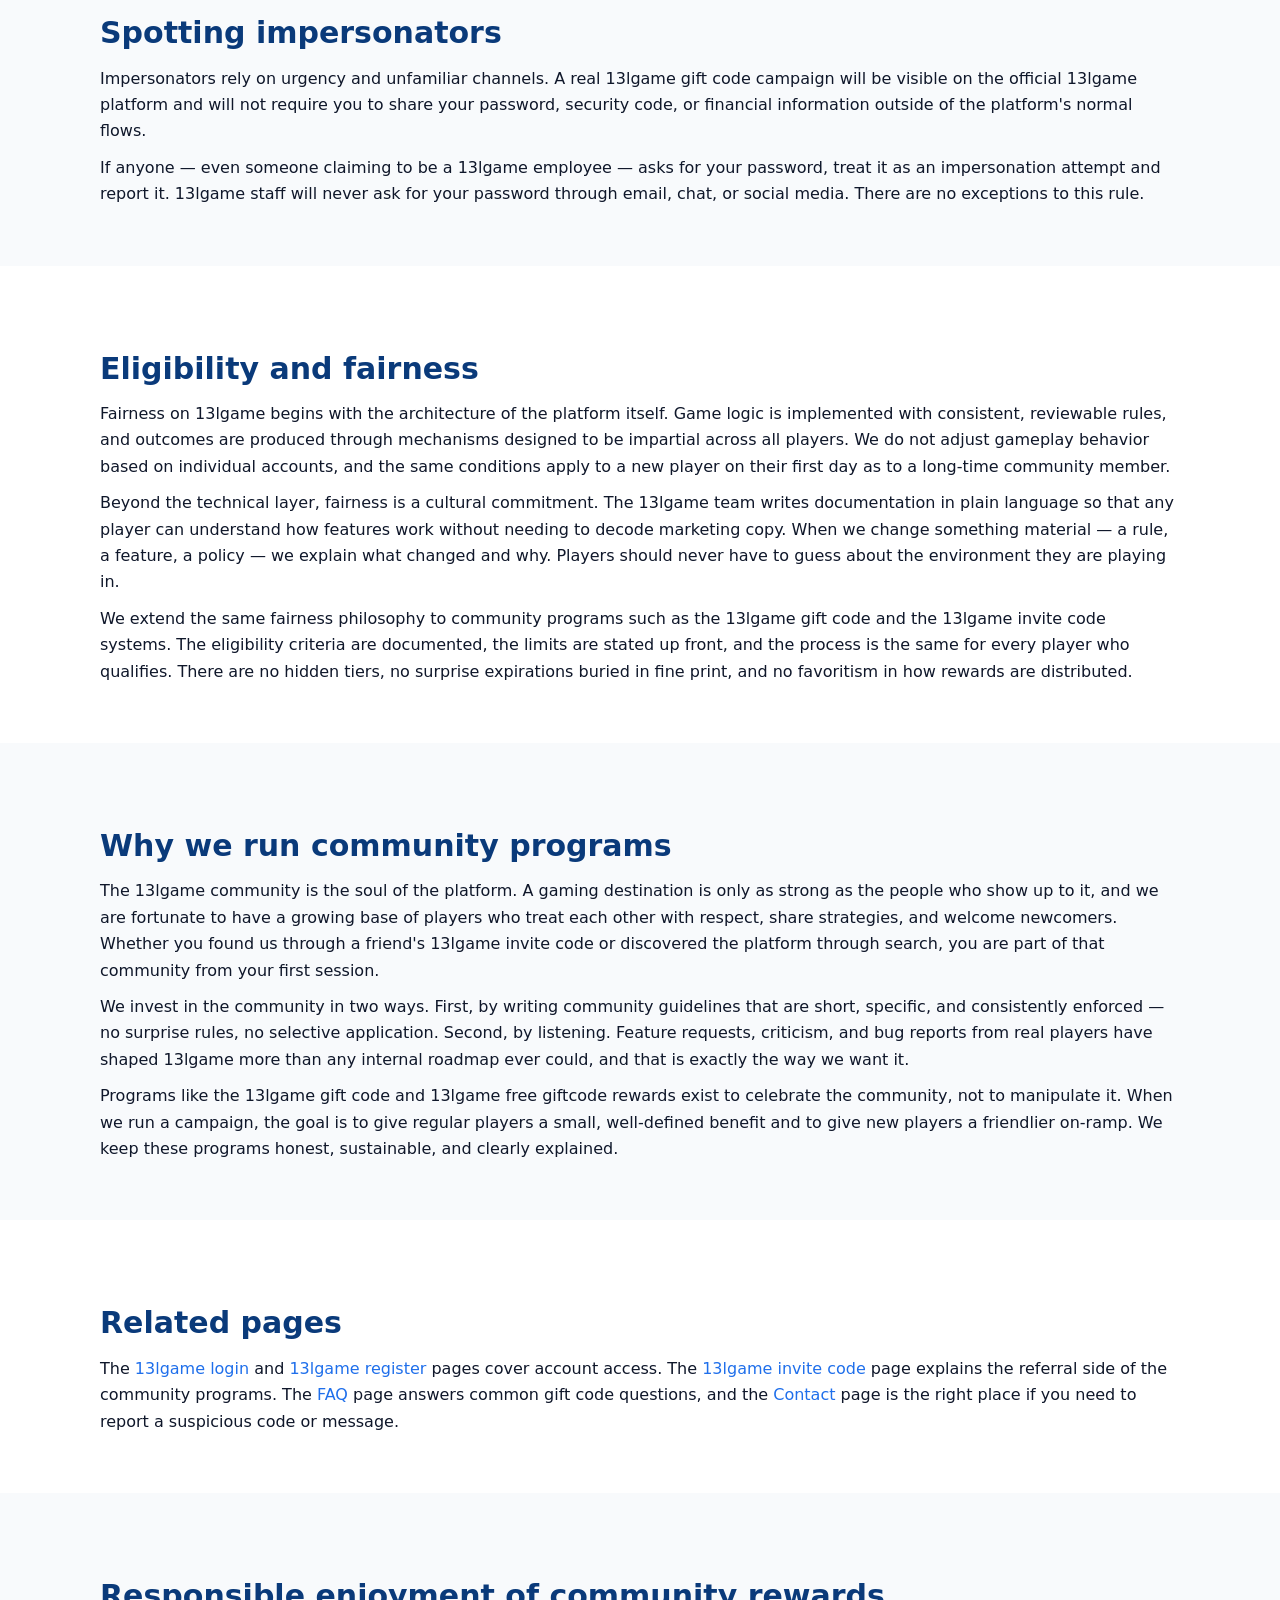
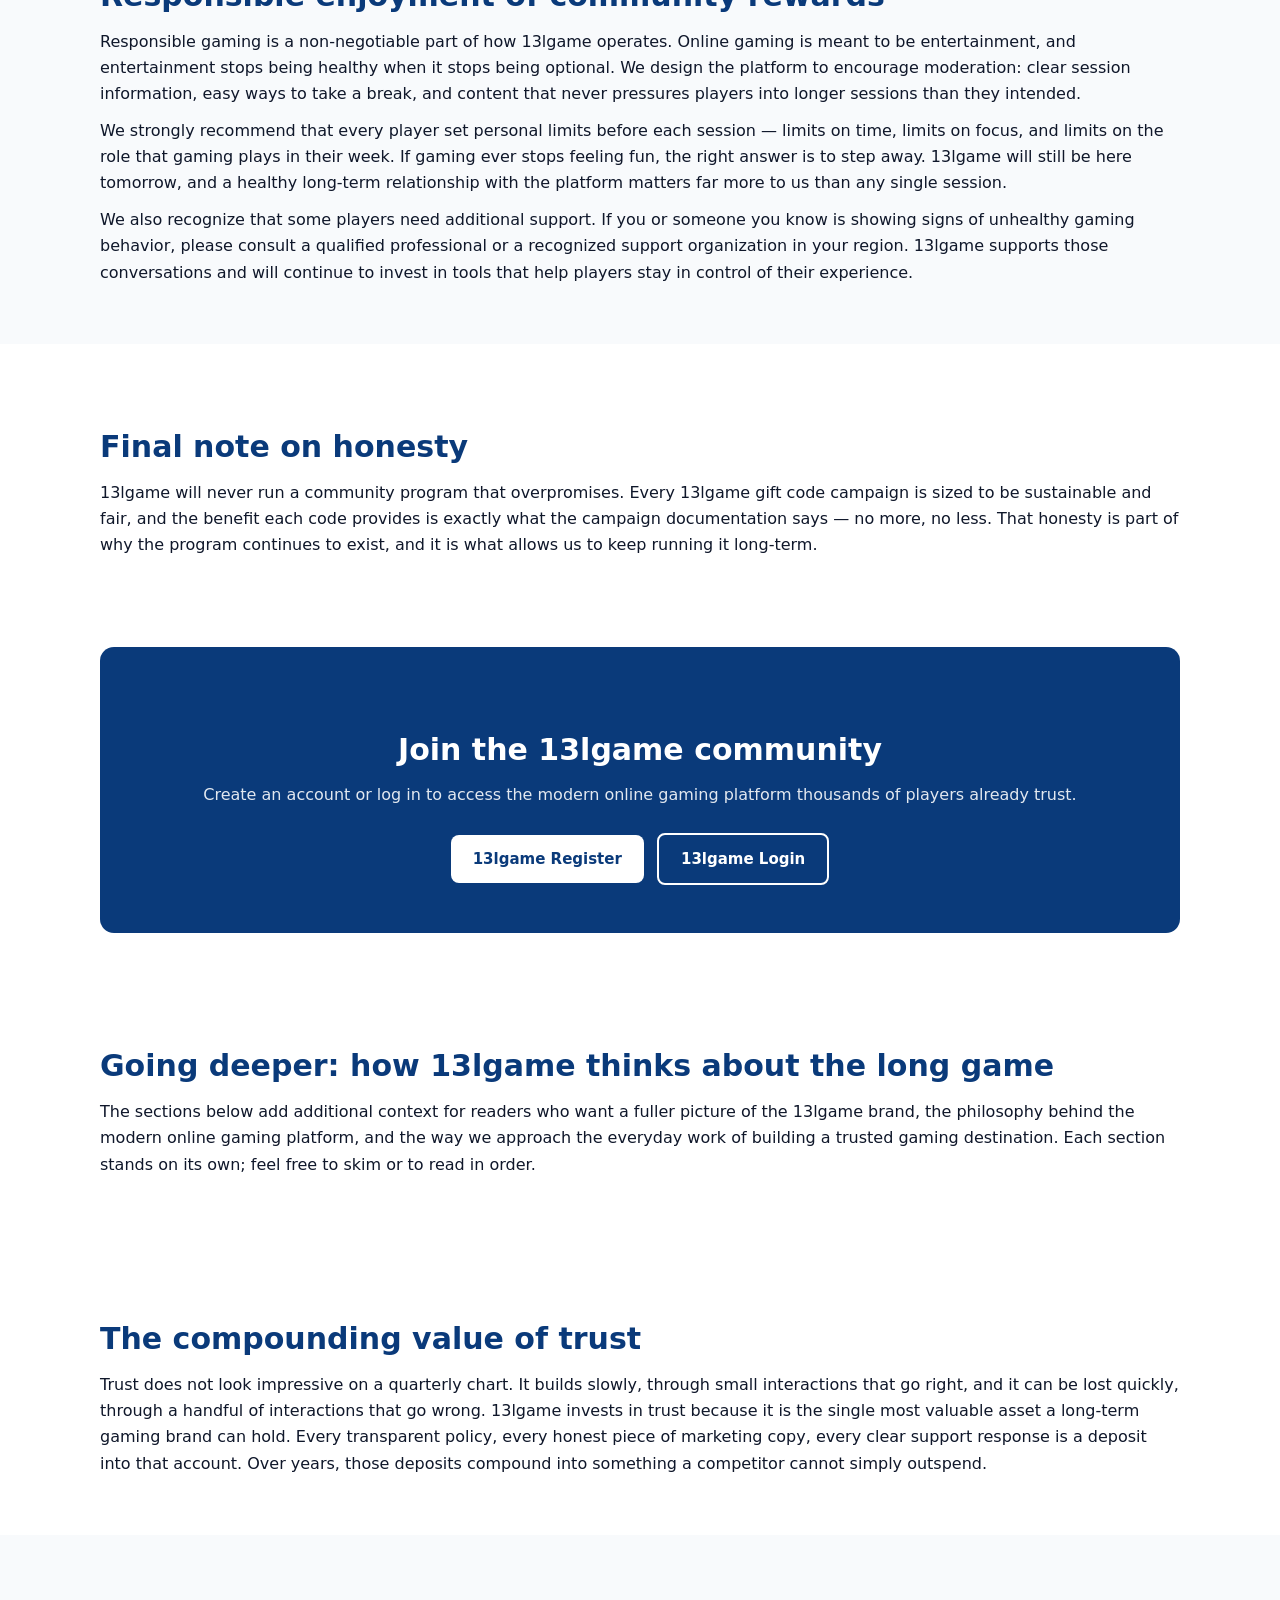
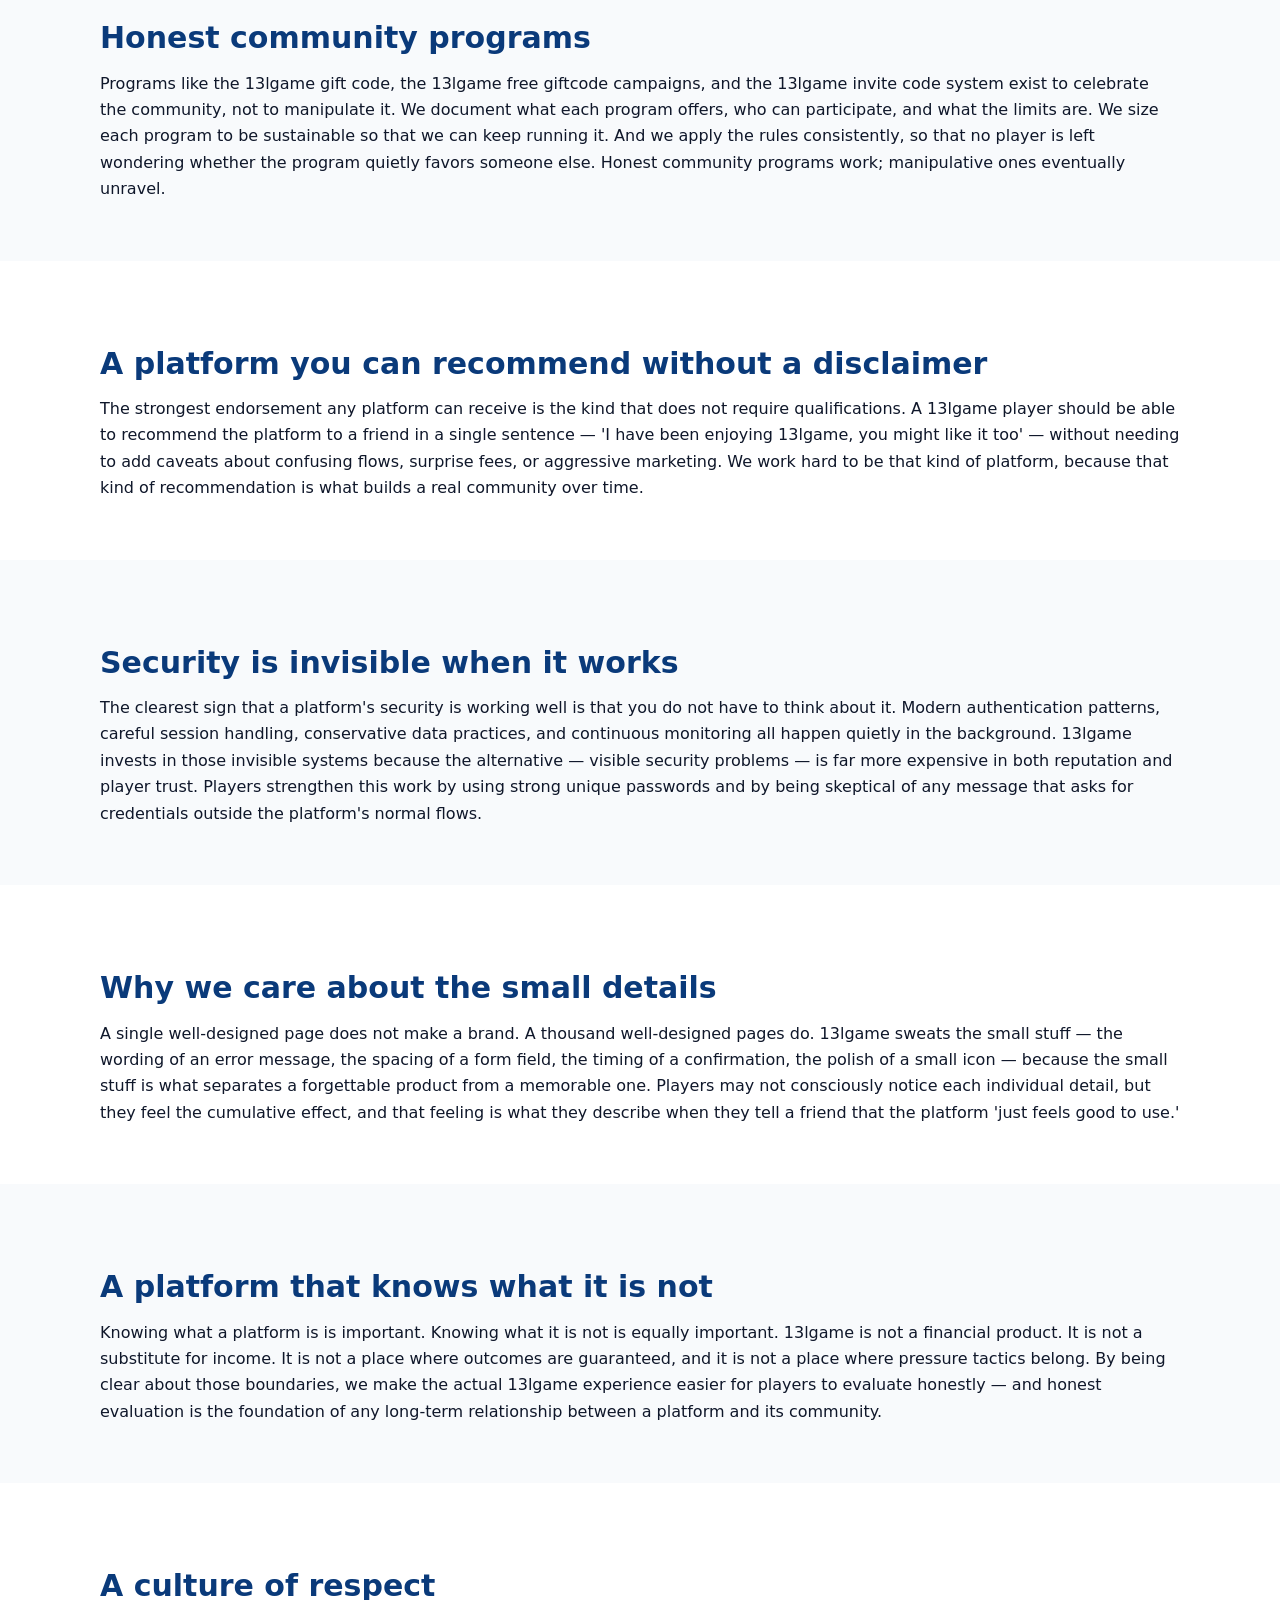
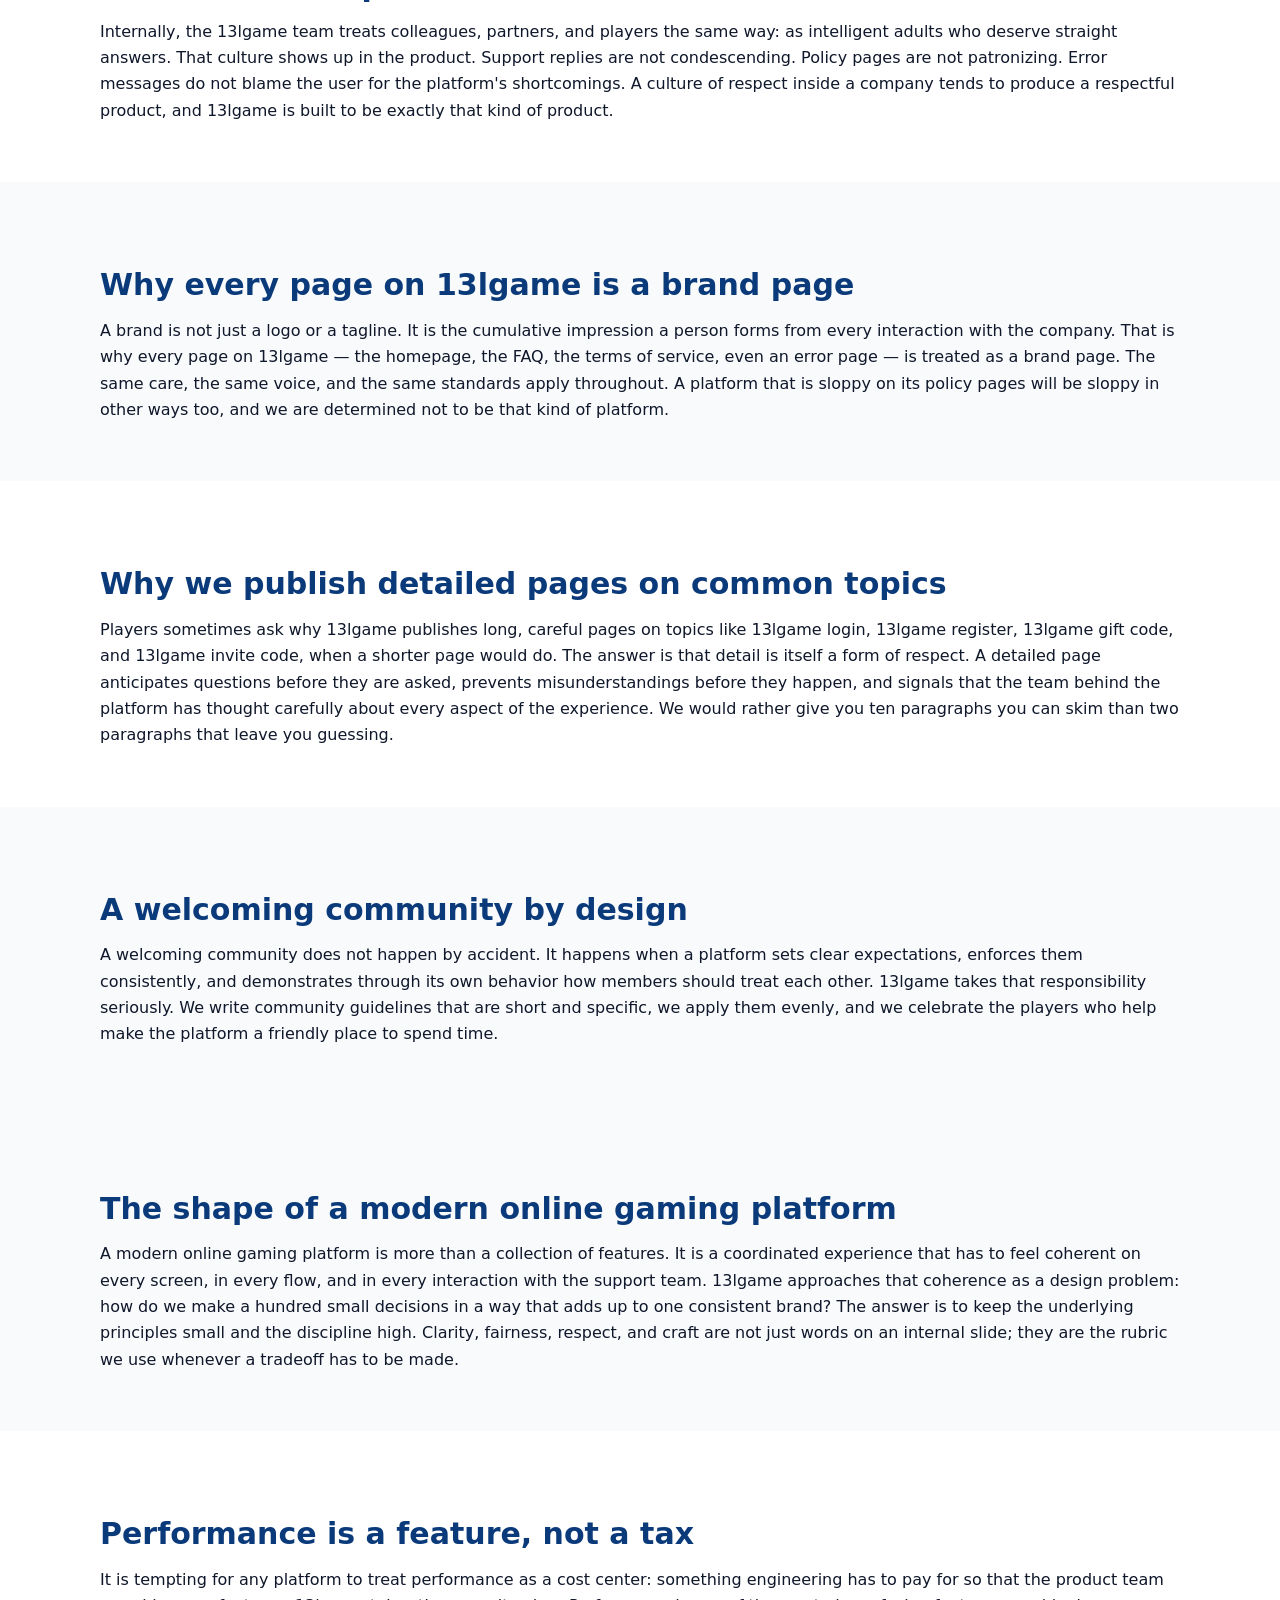
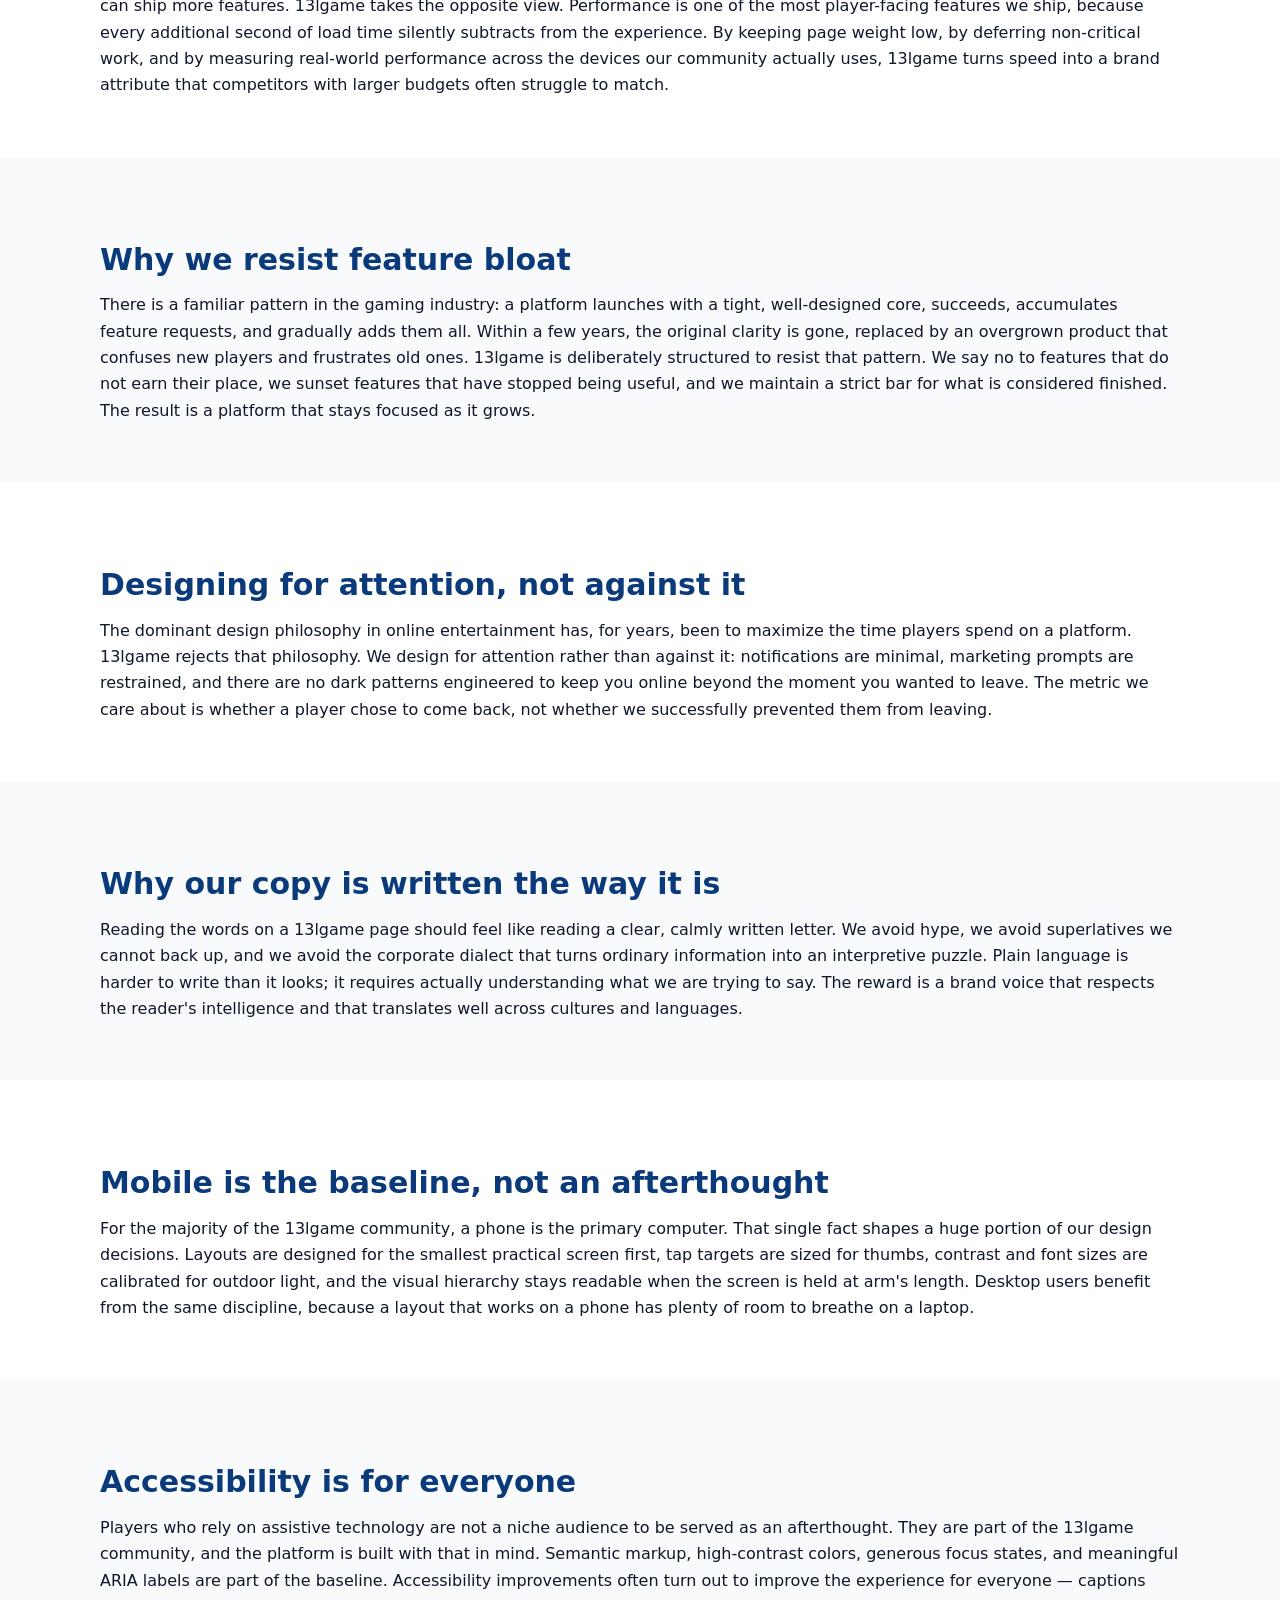
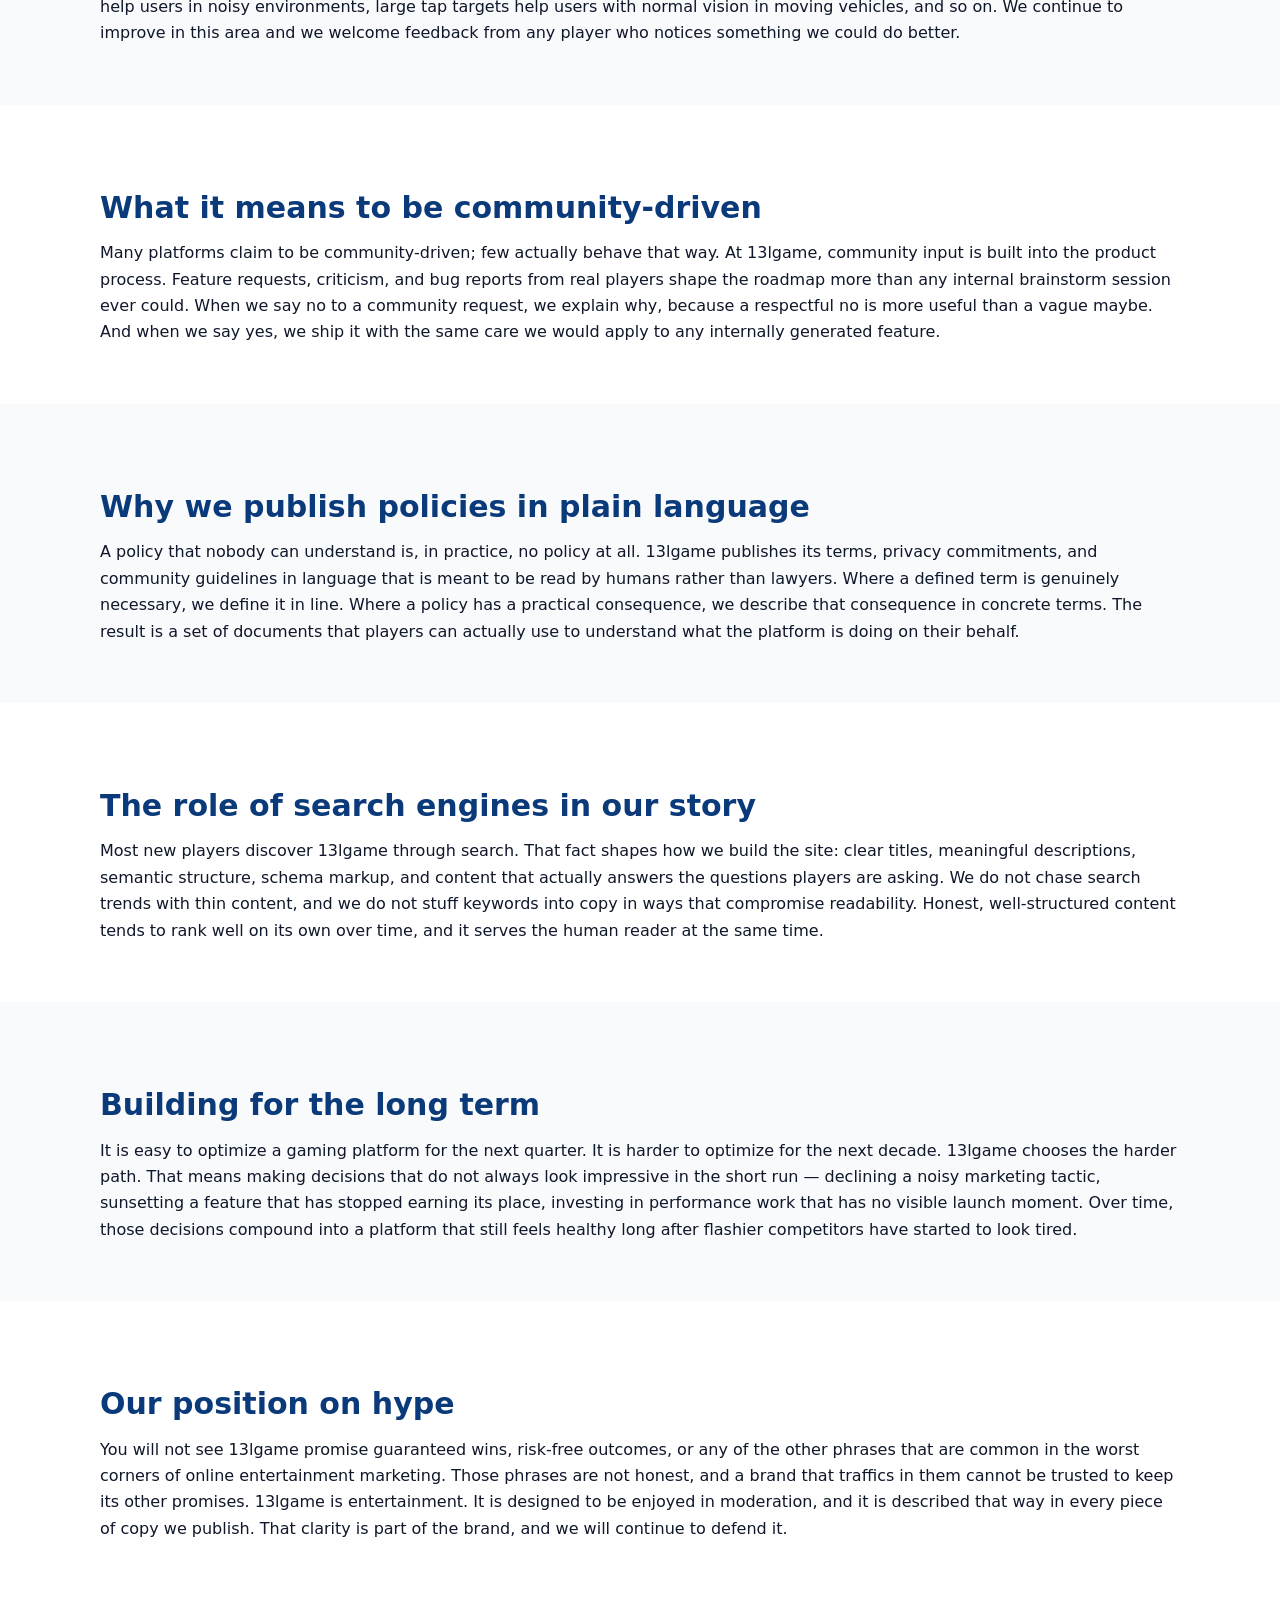
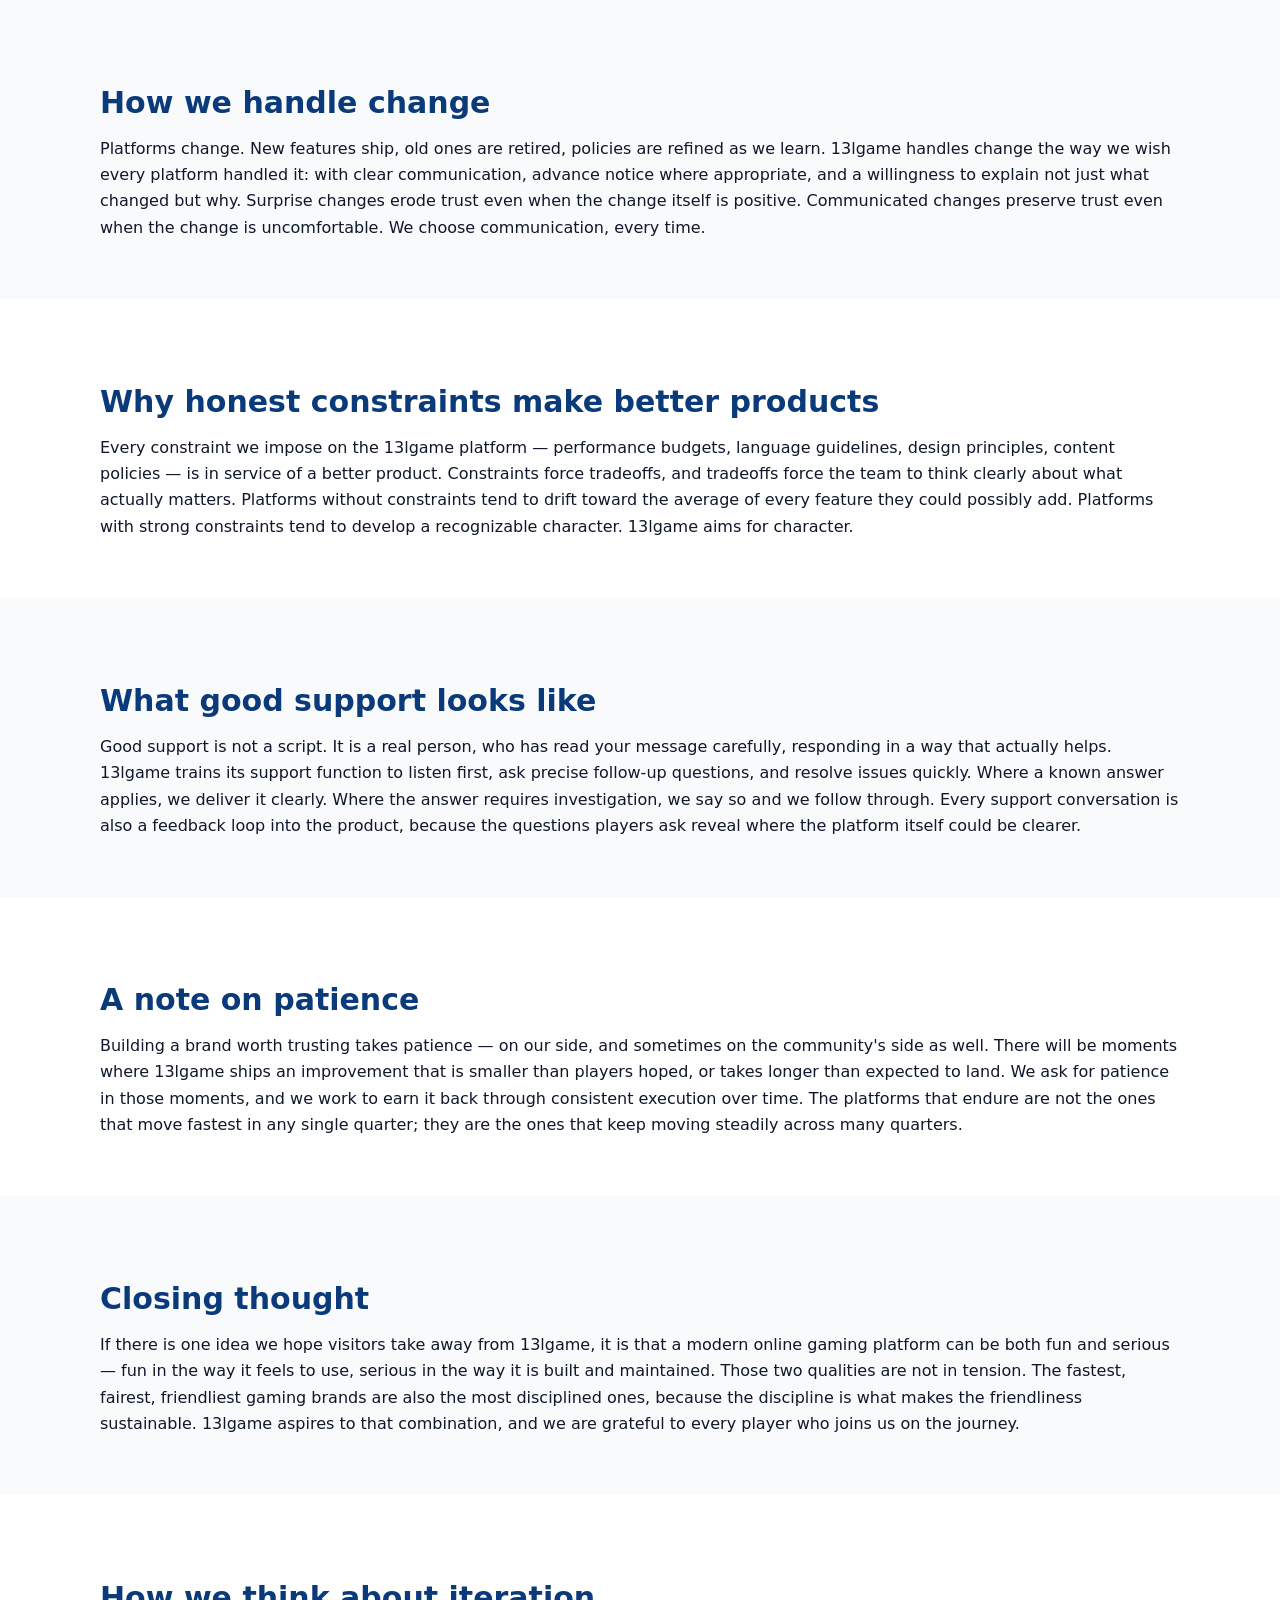
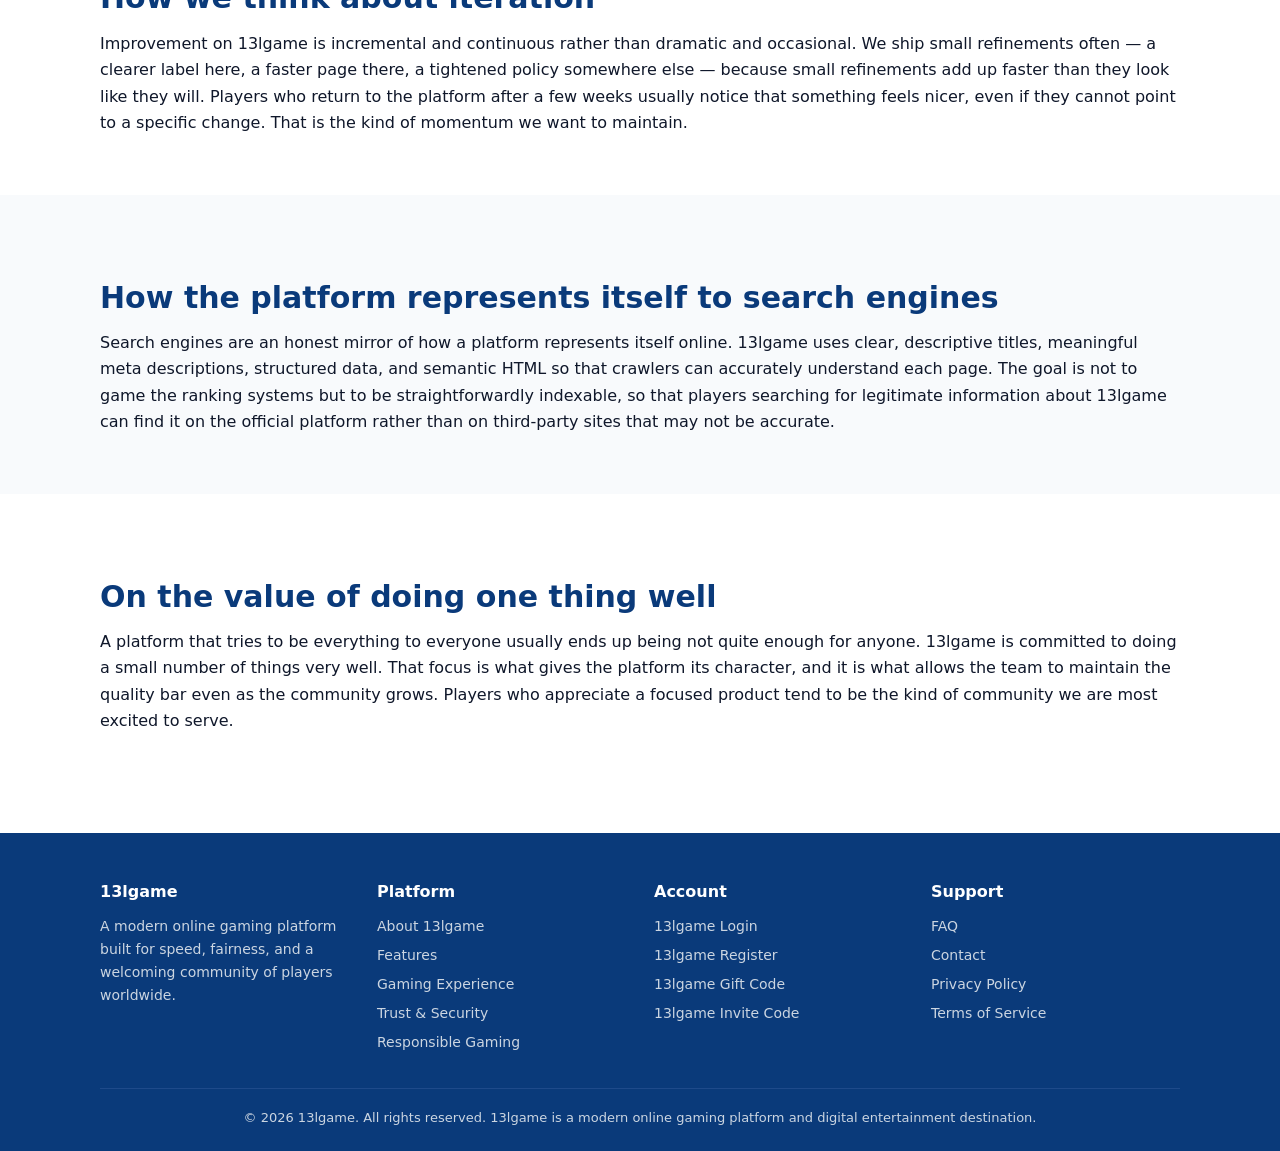
<file: giftcode.html>
<!doctype html>
<html lang="en">
<head>
<meta charset="utf-8">
<meta name="viewport" content="width=device-width,initial-scale=1,viewport-fit=cover">
<title>13lgame Gift Code &amp; 13lgame Free Giftcode — Official Information</title>
<meta name="description" content="Official information about the 13lgame gift code and 13lgame free giftcode programs. Learn how to redeem codes safely and avoid impersonators.">
<meta name="keywords" content="13lgame gift code, 13lgame free giftcode, 13lgame giftcode, 13lgame, 13lgame login, 13lgame register">
<meta name="author" content="13lgame">
<meta name="robots" content="index,follow,max-image-preview:large,max-snippet:-1">
<meta name="theme-color" content="#0a3a7a">
<link rel="canonical" href="https://13lgames.live/giftcode.html">
<link rel="icon" type="image/svg+xml" href="/assets/favicon.svg">
<link rel="dns-prefetch" href="//13lgames.live">
<link rel="preconnect" href="https://13lgames.live" crossorigin>
<meta property="og:type" content="website">
<meta property="og:site_name" content="13lgame">
<meta property="og:title" content="13lgame Gift Code &amp; 13lgame Free Giftcode — Official Information">
<meta property="og:description" content="Official information about the 13lgame gift code and 13lgame free giftcode programs. Learn how to redeem codes safely and avoid impersonators.">
<meta property="og:url" content="https://13lgames.live/giftcode.html">
<meta property="og:image" content="https://13lgames.live/assets/hero.svg">
<meta name="twitter:card" content="summary_large_image">
<meta name="twitter:title" content="13lgame Gift Code &amp; 13lgame Free Giftcode — Official Information">
<meta name="twitter:description" content="Official information about the 13lgame gift code and 13lgame free giftcode programs. Learn how to redeem codes safely and avoid impersonators.">
<meta name="twitter:image" content="https://13lgames.live/assets/hero.svg">
<link rel="stylesheet" href="/assets/styles.css">
<script type="application/ld+json">{"@context":"https://schema.org","@type":"Organization","name":"13lgame","url":"https://13lgames.live","logo":{"@type":"ImageObject","url":"https://13lgames.live/assets/logo.svg"},"sameAs":["https://13lgames.live"],"description":"13lgame is a modern online gaming platform offering a fast, fair, and community-driven digital entertainment experience."}</script>
<script type="application/ld+json">{"@context":"https://schema.org","@type":"WebSite","name":"13lgame","url":"https://13lgames.live","potentialAction":{"@type":"SearchAction","target":"https://13lgames.live/?q={query}","query-input":"required name=query"}}</script>
<script type="application/ld+json">{"@context":"https://schema.org","@type":"WebPage","name":"13lgame Gift Code & 13lgame Free Giftcode \u2014 Official Information","url":"https://13lgames.live/giftcode.html","description":"Official information about the 13lgame gift code and 13lgame free giftcode programs. Learn how to redeem codes safely and avoid impersonators.","inLanguage":"en","isPartOf":{"@type":"WebSite","name":"13lgame","url":"https://13lgames.live"}}</script>
</head>
<body>
<header class="site"><div class="container nav">
<a href="/" aria-label="13lgame home"><img class="logo" src="/assets/logo.svg" alt="13lgame logo" width="160" height="40"></a>
<nav aria-label="Primary"><ul>
<li><a href="/">Home</a></li>
<li><a href="/about.html">About</a></li>
<li><a href="/features.html">Features</a></li>
<li><a href="/login.html">Login</a></li>
<li><a href="/register.html">Register</a></li>
<li><a href="/giftcode.html">Gift Code</a></li>
<li><a href="/invite-code.html">Invite Code</a></li>
<li><a href="/faq.html">FAQ</a></li>
<li><a href="/contact.html">Contact</a></li>
</ul></nav></div></header>
<div class="container breadcrumb" aria-label="Breadcrumb"><a href="/">Home</a> &rsaquo; <a href="/giftcode.html">Gift Code</a></div>
<script type="application/ld+json">{"@context":"https://schema.org","@type":"BreadcrumbList","itemListElement":[{"@type":"ListItem","position":1,"name":"Home","item":"https://13lgames.live/"},{"@type":"ListItem","position":2,"name":"Gift Code","item":"https://13lgames.live/giftcode.html"}]}</script>
<section class='hero'><div class='container'><h1>13lgame gift code and 13lgame free giftcode</h1><p class='lead'>This page explains how the 13lgame gift code and 13lgame free giftcode programs work, how to redeem codes safely, and how to spot impersonators.</p></div></section><section><div class='container'><h2>What is a 13lgame gift code?</h2>
<p>A 13lgame gift code is an officially issued identifier that grants a documented benefit when redeemed in a qualifying 13lgame account. Codes are released through official 13lgame channels and are governed by the rules of the campaign that produced them. There is no informal 'underground' source for legitimate 13lgame gift codes — anything outside the official channels should be treated with caution.</p>
<p>Each 13lgame gift code campaign documents exactly what the code provides, who is eligible to redeem it, how many redemptions are available, and when the campaign expires. We publish these details up front because honest community programs require honest documentation, and our brand is built on that principle.</p>
</div></section>
<section class='alt'><div class='container'><h2>How the 13lgame free giftcode program works</h2>
<p>The 13lgame free giftcode program is a periodic community initiative. From time to time, 13lgame publishes free giftcode campaigns to thank the community, mark a milestone, or welcome new players. Eligible community members can redeem these campaigns through their account, subject to the campaign's specific rules.</p>
<p>Because the 13lgame free giftcode program is genuinely free, it attracts impersonators who try to take advantage of player enthusiasm. The safest way to participate is to only act on information published through official 13lgame channels. If a 'free giftcode' appears anywhere else, verify it on the official platform before doing anything else.</p>
</div></section>
<section><div class='container'><h2>How to redeem a 13lgame gift code safely</h2>
<p>Log in to your 13lgame account through the official 13lgame login page. Never enter your credentials on a site that claims to be a 13lgame portal but does not match the official domain.</p>
<p>Navigate to the dedicated gift code section within your account. Enter the code carefully, mind capitalization, and submit it. The platform will confirm whether the code is valid, eligible, and within its redemption window.</p>
<p>Review the benefit that was applied. If anything looks unexpected, contact 13lgame support through the Contact page right away. We would rather investigate a question quickly than have it become a larger issue later.</p>
</div></section>
<section class='alt'><div class='container'><h2>Spotting impersonators</h2>
<p>Impersonators rely on urgency and unfamiliar channels. A real 13lgame gift code campaign will be visible on the official 13lgame platform and will not require you to share your password, security code, or financial information outside of the platform's normal flows.</p>
<p>If anyone — even someone claiming to be a 13lgame employee — asks for your password, treat it as an impersonation attempt and report it. 13lgame staff will never ask for your password through email, chat, or social media. There are no exceptions to this rule.</p>
</div></section>
<section><div class='container'><h2>Eligibility and fairness</h2>
<p>Fairness on 13lgame begins with the architecture of the platform itself. Game logic is implemented with consistent, reviewable rules, and outcomes are produced through mechanisms designed to be impartial across all players. We do not adjust gameplay behavior based on individual accounts, and the same conditions apply to a new player on their first day as to a long-time community member.</p>
<p>Beyond the technical layer, fairness is a cultural commitment. The 13lgame team writes documentation in plain language so that any player can understand how features work without needing to decode marketing copy. When we change something material — a rule, a feature, a policy — we explain what changed and why. Players should never have to guess about the environment they are playing in.</p>
<p>We extend the same fairness philosophy to community programs such as the 13lgame gift code and the 13lgame invite code systems. The eligibility criteria are documented, the limits are stated up front, and the process is the same for every player who qualifies. There are no hidden tiers, no surprise expirations buried in fine print, and no favoritism in how rewards are distributed.</p>
</div></section>
<section class='alt'><div class='container'><h2>Why we run community programs</h2>
<p>The 13lgame community is the soul of the platform. A gaming destination is only as strong as the people who show up to it, and we are fortunate to have a growing base of players who treat each other with respect, share strategies, and welcome newcomers. Whether you found us through a friend's 13lgame invite code or discovered the platform through search, you are part of that community from your first session.</p>
<p>We invest in the community in two ways. First, by writing community guidelines that are short, specific, and consistently enforced — no surprise rules, no selective application. Second, by listening. Feature requests, criticism, and bug reports from real players have shaped 13lgame more than any internal roadmap ever could, and that is exactly the way we want it.</p>
<p>Programs like the 13lgame gift code and 13lgame free giftcode rewards exist to celebrate the community, not to manipulate it. When we run a campaign, the goal is to give regular players a small, well-defined benefit and to give new players a friendlier on-ramp. We keep these programs honest, sustainable, and clearly explained.</p>
</div></section>
<section><div class='container'><h2>Related pages</h2>
<p>The <a href='/login.html'>13lgame login</a> and <a href='/register.html'>13lgame register</a> pages cover account access. The <a href='/invite-code.html'>13lgame invite code</a> page explains the referral side of the community programs. The <a href='/faq.html'>FAQ</a> page answers common gift code questions, and the <a href='/contact.html'>Contact</a> page is the right place if you need to report a suspicious code or message.</p>
</div></section>
<section class='alt'><div class='container'><h2>Responsible enjoyment of community rewards</h2>
<p>Responsible gaming is a non-negotiable part of how 13lgame operates. Online gaming is meant to be entertainment, and entertainment stops being healthy when it stops being optional. We design the platform to encourage moderation: clear session information, easy ways to take a break, and content that never pressures players into longer sessions than they intended.</p>
<p>We strongly recommend that every player set personal limits before each session — limits on time, limits on focus, and limits on the role that gaming plays in their week. If gaming ever stops feeling fun, the right answer is to step away. 13lgame will still be here tomorrow, and a healthy long-term relationship with the platform matters far more to us than any single session.</p>
<p>We also recognize that some players need additional support. If you or someone you know is showing signs of unhealthy gaming behavior, please consult a qualified professional or a recognized support organization in your region. 13lgame supports those conversations and will continue to invest in tools that help players stay in control of their experience.</p>
</div></section>
<section><div class='container'><h2>Final note on honesty</h2>
<p>13lgame will never run a community program that overpromises. Every 13lgame gift code campaign is sized to be sustainable and fair, and the benefit each code provides is exactly what the campaign documentation says — no more, no less. That honesty is part of why the program continues to exist, and it is what allows us to keep running it long-term.</p>
</div></section>
<div class='container'><div class='cta'>
<h2>Join the 13lgame community</h2>
<p>Create an account or log in to access the modern online gaming platform thousands of players already trust.</p>
<a class='btn' href='/register.html'>13lgame Register</a> <a class='btn outline' href='/login.html' style='background:transparent;border:2px solid #fff;color:#fff;margin-left:8px'>13lgame Login</a>
</div></div>
<section><div class='container'><h2>Going deeper: how 13lgame thinks about the long game</h2><p>The sections below add additional context for readers who want a fuller picture of the 13lgame brand, the philosophy behind the modern online gaming platform, and the way we approach the everyday work of building a trusted gaming destination. Each section stands on its own; feel free to skim or to read in order.</p></div></section>
<section><div class='container'><h2>The compounding value of trust</h2>
<p>Trust does not look impressive on a quarterly chart. It builds slowly, through small interactions that go right, and it can be lost quickly, through a handful of interactions that go wrong. 13lgame invests in trust because it is the single most valuable asset a long-term gaming brand can hold. Every transparent policy, every honest piece of marketing copy, every clear support response is a deposit into that account. Over years, those deposits compound into something a competitor cannot simply outspend.</p>
</div></section>
<section class='alt'><div class='container'><h2>Honest community programs</h2>
<p>Programs like the 13lgame gift code, the 13lgame free giftcode campaigns, and the 13lgame invite code system exist to celebrate the community, not to manipulate it. We document what each program offers, who can participate, and what the limits are. We size each program to be sustainable so that we can keep running it. And we apply the rules consistently, so that no player is left wondering whether the program quietly favors someone else. Honest community programs work; manipulative ones eventually unravel.</p>
</div></section>
<section><div class='container'><h2>A platform you can recommend without a disclaimer</h2>
<p>The strongest endorsement any platform can receive is the kind that does not require qualifications. A 13lgame player should be able to recommend the platform to a friend in a single sentence — 'I have been enjoying 13lgame, you might like it too' — without needing to add caveats about confusing flows, surprise fees, or aggressive marketing. We work hard to be that kind of platform, because that kind of recommendation is what builds a real community over time.</p>
</div></section>
<section class='alt'><div class='container'><h2>Security is invisible when it works</h2>
<p>The clearest sign that a platform's security is working well is that you do not have to think about it. Modern authentication patterns, careful session handling, conservative data practices, and continuous monitoring all happen quietly in the background. 13lgame invests in those invisible systems because the alternative — visible security problems — is far more expensive in both reputation and player trust. Players strengthen this work by using strong unique passwords and by being skeptical of any message that asks for credentials outside the platform's normal flows.</p>
</div></section>
<section><div class='container'><h2>Why we care about the small details</h2>
<p>A single well-designed page does not make a brand. A thousand well-designed pages do. 13lgame sweats the small stuff — the wording of an error message, the spacing of a form field, the timing of a confirmation, the polish of a small icon — because the small stuff is what separates a forgettable product from a memorable one. Players may not consciously notice each individual detail, but they feel the cumulative effect, and that feeling is what they describe when they tell a friend that the platform 'just feels good to use.'</p>
</div></section>
<section class='alt'><div class='container'><h2>A platform that knows what it is not</h2>
<p>Knowing what a platform is is important. Knowing what it is not is equally important. 13lgame is not a financial product. It is not a substitute for income. It is not a place where outcomes are guaranteed, and it is not a place where pressure tactics belong. By being clear about those boundaries, we make the actual 13lgame experience easier for players to evaluate honestly — and honest evaluation is the foundation of any long-term relationship between a platform and its community.</p>
</div></section>
<section><div class='container'><h2>A culture of respect</h2>
<p>Internally, the 13lgame team treats colleagues, partners, and players the same way: as intelligent adults who deserve straight answers. That culture shows up in the product. Support replies are not condescending. Policy pages are not patronizing. Error messages do not blame the user for the platform's shortcomings. A culture of respect inside a company tends to produce a respectful product, and 13lgame is built to be exactly that kind of product.</p>
</div></section>
<section class='alt'><div class='container'><h2>Why every page on 13lgame is a brand page</h2>
<p>A brand is not just a logo or a tagline. It is the cumulative impression a person forms from every interaction with the company. That is why every page on 13lgame — the homepage, the FAQ, the terms of service, even an error page — is treated as a brand page. The same care, the same voice, and the same standards apply throughout. A platform that is sloppy on its policy pages will be sloppy in other ways too, and we are determined not to be that kind of platform.</p>
</div></section>
<section><div class='container'><h2>Why we publish detailed pages on common topics</h2>
<p>Players sometimes ask why 13lgame publishes long, careful pages on topics like 13lgame login, 13lgame register, 13lgame gift code, and 13lgame invite code, when a shorter page would do. The answer is that detail is itself a form of respect. A detailed page anticipates questions before they are asked, prevents misunderstandings before they happen, and signals that the team behind the platform has thought carefully about every aspect of the experience. We would rather give you ten paragraphs you can skim than two paragraphs that leave you guessing.</p>
</div></section>
<section class='alt'><div class='container'><h2>A welcoming community by design</h2>
<p>A welcoming community does not happen by accident. It happens when a platform sets clear expectations, enforces them consistently, and demonstrates through its own behavior how members should treat each other. 13lgame takes that responsibility seriously. We write community guidelines that are short and specific, we apply them evenly, and we celebrate the players who help make the platform a friendly place to spend time.</p>
</div></section>
<section class='alt'><div class='container'><h2>The shape of a modern online gaming platform</h2><p>A modern online gaming platform is more than a collection of features. It is a coordinated experience that has to feel coherent on every screen, in every flow, and in every interaction with the support team. 13lgame approaches that coherence as a design problem: how do we make a hundred small decisions in a way that adds up to one consistent brand? The answer is to keep the underlying principles small and the discipline high. Clarity, fairness, respect, and craft are not just words on an internal slide; they are the rubric we use whenever a tradeoff has to be made.</p></div></section>
<section><div class='container'><h2>Performance is a feature, not a tax</h2><p>It is tempting for any platform to treat performance as a cost center: something engineering has to pay for so that the product team can ship more features. 13lgame takes the opposite view. Performance is one of the most player-facing features we ship, because every additional second of load time silently subtracts from the experience. By keeping page weight low, by deferring non-critical work, and by measuring real-world performance across the devices our community actually uses, 13lgame turns speed into a brand attribute that competitors with larger budgets often struggle to match.</p></div></section>
<section class='alt'><div class='container'><h2>Why we resist feature bloat</h2><p>There is a familiar pattern in the gaming industry: a platform launches with a tight, well-designed core, succeeds, accumulates feature requests, and gradually adds them all. Within a few years, the original clarity is gone, replaced by an overgrown product that confuses new players and frustrates old ones. 13lgame is deliberately structured to resist that pattern. We say no to features that do not earn their place, we sunset features that have stopped being useful, and we maintain a strict bar for what is considered finished. The result is a platform that stays focused as it grows.</p></div></section>
<section><div class='container'><h2>Designing for attention, not against it</h2><p>The dominant design philosophy in online entertainment has, for years, been to maximize the time players spend on a platform. 13lgame rejects that philosophy. We design for attention rather than against it: notifications are minimal, marketing prompts are restrained, and there are no dark patterns engineered to keep you online beyond the moment you wanted to leave. The metric we care about is whether a player chose to come back, not whether we successfully prevented them from leaving.</p></div></section>
<section class='alt'><div class='container'><h2>Why our copy is written the way it is</h2><p>Reading the words on a 13lgame page should feel like reading a clear, calmly written letter. We avoid hype, we avoid superlatives we cannot back up, and we avoid the corporate dialect that turns ordinary information into an interpretive puzzle. Plain language is harder to write than it looks; it requires actually understanding what we are trying to say. The reward is a brand voice that respects the reader's intelligence and that translates well across cultures and languages.</p></div></section>
<section><div class='container'><h2>Mobile is the baseline, not an afterthought</h2><p>For the majority of the 13lgame community, a phone is the primary computer. That single fact shapes a huge portion of our design decisions. Layouts are designed for the smallest practical screen first, tap targets are sized for thumbs, contrast and font sizes are calibrated for outdoor light, and the visual hierarchy stays readable when the screen is held at arm's length. Desktop users benefit from the same discipline, because a layout that works on a phone has plenty of room to breathe on a laptop.</p></div></section>
<section class='alt'><div class='container'><h2>Accessibility is for everyone</h2><p>Players who rely on assistive technology are not a niche audience to be served as an afterthought. They are part of the 13lgame community, and the platform is built with that in mind. Semantic markup, high-contrast colors, generous focus states, and meaningful ARIA labels are part of the baseline. Accessibility improvements often turn out to improve the experience for everyone — captions help users in noisy environments, large tap targets help users with normal vision in moving vehicles, and so on. We continue to improve in this area and we welcome feedback from any player who notices something we could do better.</p></div></section>
<section><div class='container'><h2>What it means to be community-driven</h2><p>Many platforms claim to be community-driven; few actually behave that way. At 13lgame, community input is built into the product process. Feature requests, criticism, and bug reports from real players shape the roadmap more than any internal brainstorm session ever could. When we say no to a community request, we explain why, because a respectful no is more useful than a vague maybe. And when we say yes, we ship it with the same care we would apply to any internally generated feature.</p></div></section>
<section class='alt'><div class='container'><h2>Why we publish policies in plain language</h2><p>A policy that nobody can understand is, in practice, no policy at all. 13lgame publishes its terms, privacy commitments, and community guidelines in language that is meant to be read by humans rather than lawyers. Where a defined term is genuinely necessary, we define it in line. Where a policy has a practical consequence, we describe that consequence in concrete terms. The result is a set of documents that players can actually use to understand what the platform is doing on their behalf.</p></div></section>
<section><div class='container'><h2>The role of search engines in our story</h2><p>Most new players discover 13lgame through search. That fact shapes how we build the site: clear titles, meaningful descriptions, semantic structure, schema markup, and content that actually answers the questions players are asking. We do not chase search trends with thin content, and we do not stuff keywords into copy in ways that compromise readability. Honest, well-structured content tends to rank well on its own over time, and it serves the human reader at the same time.</p></div></section>
<section class='alt'><div class='container'><h2>Building for the long term</h2><p>It is easy to optimize a gaming platform for the next quarter. It is harder to optimize for the next decade. 13lgame chooses the harder path. That means making decisions that do not always look impressive in the short run — declining a noisy marketing tactic, sunsetting a feature that has stopped earning its place, investing in performance work that has no visible launch moment. Over time, those decisions compound into a platform that still feels healthy long after flashier competitors have started to look tired.</p></div></section>
<section><div class='container'><h2>Our position on hype</h2><p>You will not see 13lgame promise guaranteed wins, risk-free outcomes, or any of the other phrases that are common in the worst corners of online entertainment marketing. Those phrases are not honest, and a brand that traffics in them cannot be trusted to keep its other promises. 13lgame is entertainment. It is designed to be enjoyed in moderation, and it is described that way in every piece of copy we publish. That clarity is part of the brand, and we will continue to defend it.</p></div></section>
<section class='alt'><div class='container'><h2>How we handle change</h2><p>Platforms change. New features ship, old ones are retired, policies are refined as we learn. 13lgame handles change the way we wish every platform handled it: with clear communication, advance notice where appropriate, and a willingness to explain not just what changed but why. Surprise changes erode trust even when the change itself is positive. Communicated changes preserve trust even when the change is uncomfortable. We choose communication, every time.</p></div></section>
<section><div class='container'><h2>Why honest constraints make better products</h2><p>Every constraint we impose on the 13lgame platform — performance budgets, language guidelines, design principles, content policies — is in service of a better product. Constraints force tradeoffs, and tradeoffs force the team to think clearly about what actually matters. Platforms without constraints tend to drift toward the average of every feature they could possibly add. Platforms with strong constraints tend to develop a recognizable character. 13lgame aims for character.</p></div></section>
<section class='alt'><div class='container'><h2>What good support looks like</h2><p>Good support is not a script. It is a real person, who has read your message carefully, responding in a way that actually helps. 13lgame trains its support function to listen first, ask precise follow-up questions, and resolve issues quickly. Where a known answer applies, we deliver it clearly. Where the answer requires investigation, we say so and we follow through. Every support conversation is also a feedback loop into the product, because the questions players ask reveal where the platform itself could be clearer.</p></div></section>
<section><div class='container'><h2>A note on patience</h2><p>Building a brand worth trusting takes patience — on our side, and sometimes on the community's side as well. There will be moments where 13lgame ships an improvement that is smaller than players hoped, or takes longer than expected to land. We ask for patience in those moments, and we work to earn it back through consistent execution over time. The platforms that endure are not the ones that move fastest in any single quarter; they are the ones that keep moving steadily across many quarters.</p></div></section>
<section class='alt'><div class='container'><h2>Closing thought</h2><p>If there is one idea we hope visitors take away from 13lgame, it is that a modern online gaming platform can be both fun and serious — fun in the way it feels to use, serious in the way it is built and maintained. Those two qualities are not in tension. The fastest, fairest, friendliest gaming brands are also the most disciplined ones, because the discipline is what makes the friendliness sustainable. 13lgame aspires to that combination, and we are grateful to every player who joins us on the journey.</p></div></section>
<section><div class='container'><h2>How we think about iteration</h2><p>Improvement on 13lgame is incremental and continuous rather than dramatic and occasional. We ship small refinements often — a clearer label here, a faster page there, a tightened policy somewhere else — because small refinements add up faster than they look like they will. Players who return to the platform after a few weeks usually notice that something feels nicer, even if they cannot point to a specific change. That is the kind of momentum we want to maintain.</p></div></section>
<section class='alt'><div class='container'><h2>How the platform represents itself to search engines</h2><p>Search engines are an honest mirror of how a platform represents itself online. 13lgame uses clear, descriptive titles, meaningful meta descriptions, structured data, and semantic HTML so that crawlers can accurately understand each page. The goal is not to game the ranking systems but to be straightforwardly indexable, so that players searching for legitimate information about 13lgame can find it on the official platform rather than on third-party sites that may not be accurate.</p></div></section>
<section><div class='container'><h2>On the value of doing one thing well</h2><p>A platform that tries to be everything to everyone usually ends up being not quite enough for anyone. 13lgame is committed to doing a small number of things very well. That focus is what gives the platform its character, and it is what allows the team to maintain the quality bar even as the community grows. Players who appreciate a focused product tend to be the kind of community we are most excited to serve.</p></div></section>
<footer class="site"><div class="container">
<div class="foot-grid">
<div><h4>13lgame</h4><p style="font-size:14px;color:#cbd5e1">A modern online gaming platform built for speed, fairness, and a welcoming community of players worldwide.</p></div>
<div><h4>Platform</h4><ul>
<li><a href="/about.html">About 13lgame</a></li>
<li><a href="/features.html">Features</a></li>
<li><a href="/gaming-experience.html">Gaming Experience</a></li>
<li><a href="/trust-security.html">Trust &amp; Security</a></li>
<li><a href="/responsible-gaming.html">Responsible Gaming</a></li>
</ul></div>
<div><h4>Account</h4><ul>
<li><a href="/login.html">13lgame Login</a></li>
<li><a href="/register.html">13lgame Register</a></li>
<li><a href="/giftcode.html">13lgame Gift Code</a></li>
<li><a href="/invite-code.html">13lgame Invite Code</a></li>
</ul></div>
<div><h4>Support</h4><ul>
<li><a href="/faq.html">FAQ</a></li>
<li><a href="/contact.html">Contact</a></li>
<li><a href="/privacy.html">Privacy Policy</a></li>
<li><a href="/terms.html">Terms of Service</a></li>
</ul></div>
</div>
<div class="foot-bottom">&copy; <span id="year">2026</span> 13lgame. All rights reserved. 13lgame is a modern online gaming platform and digital entertainment destination.</div>
</div></footer>
<script src="/assets/script.js" defer></script>
</body></html>
</file>
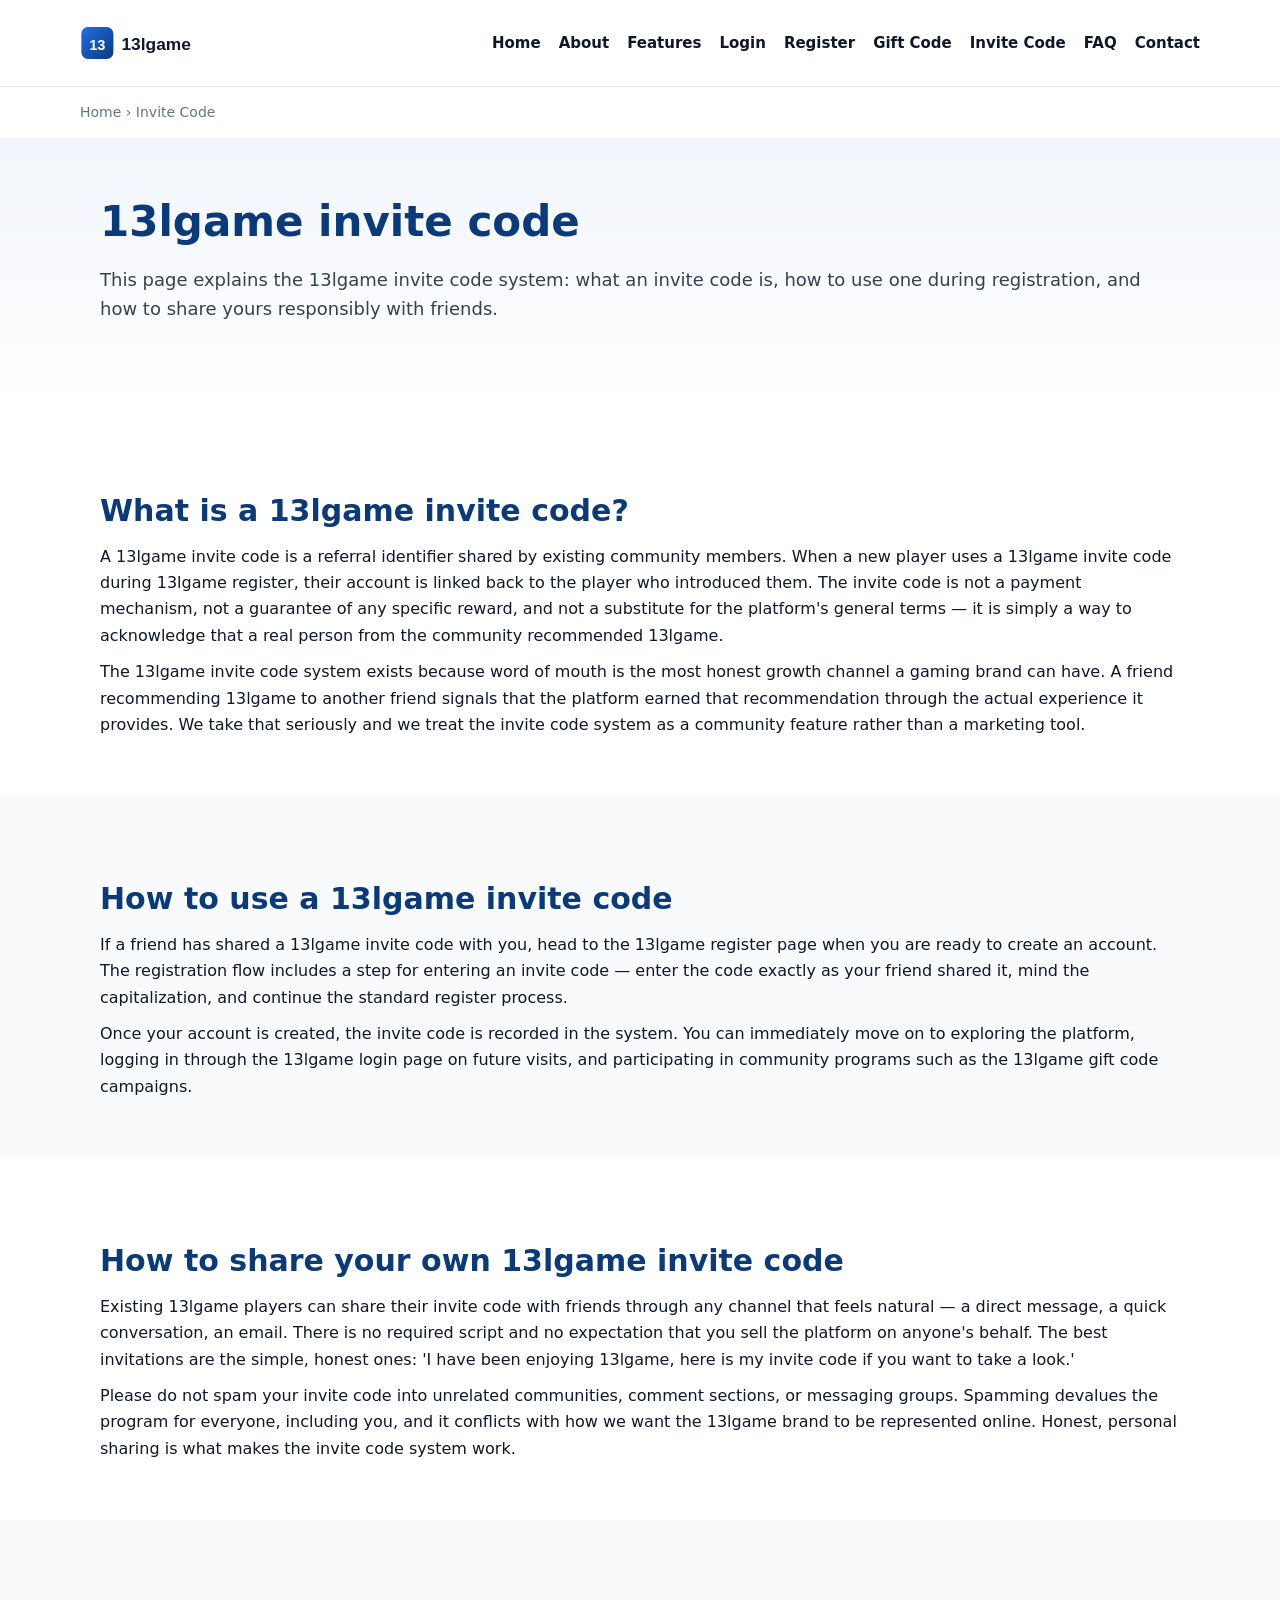
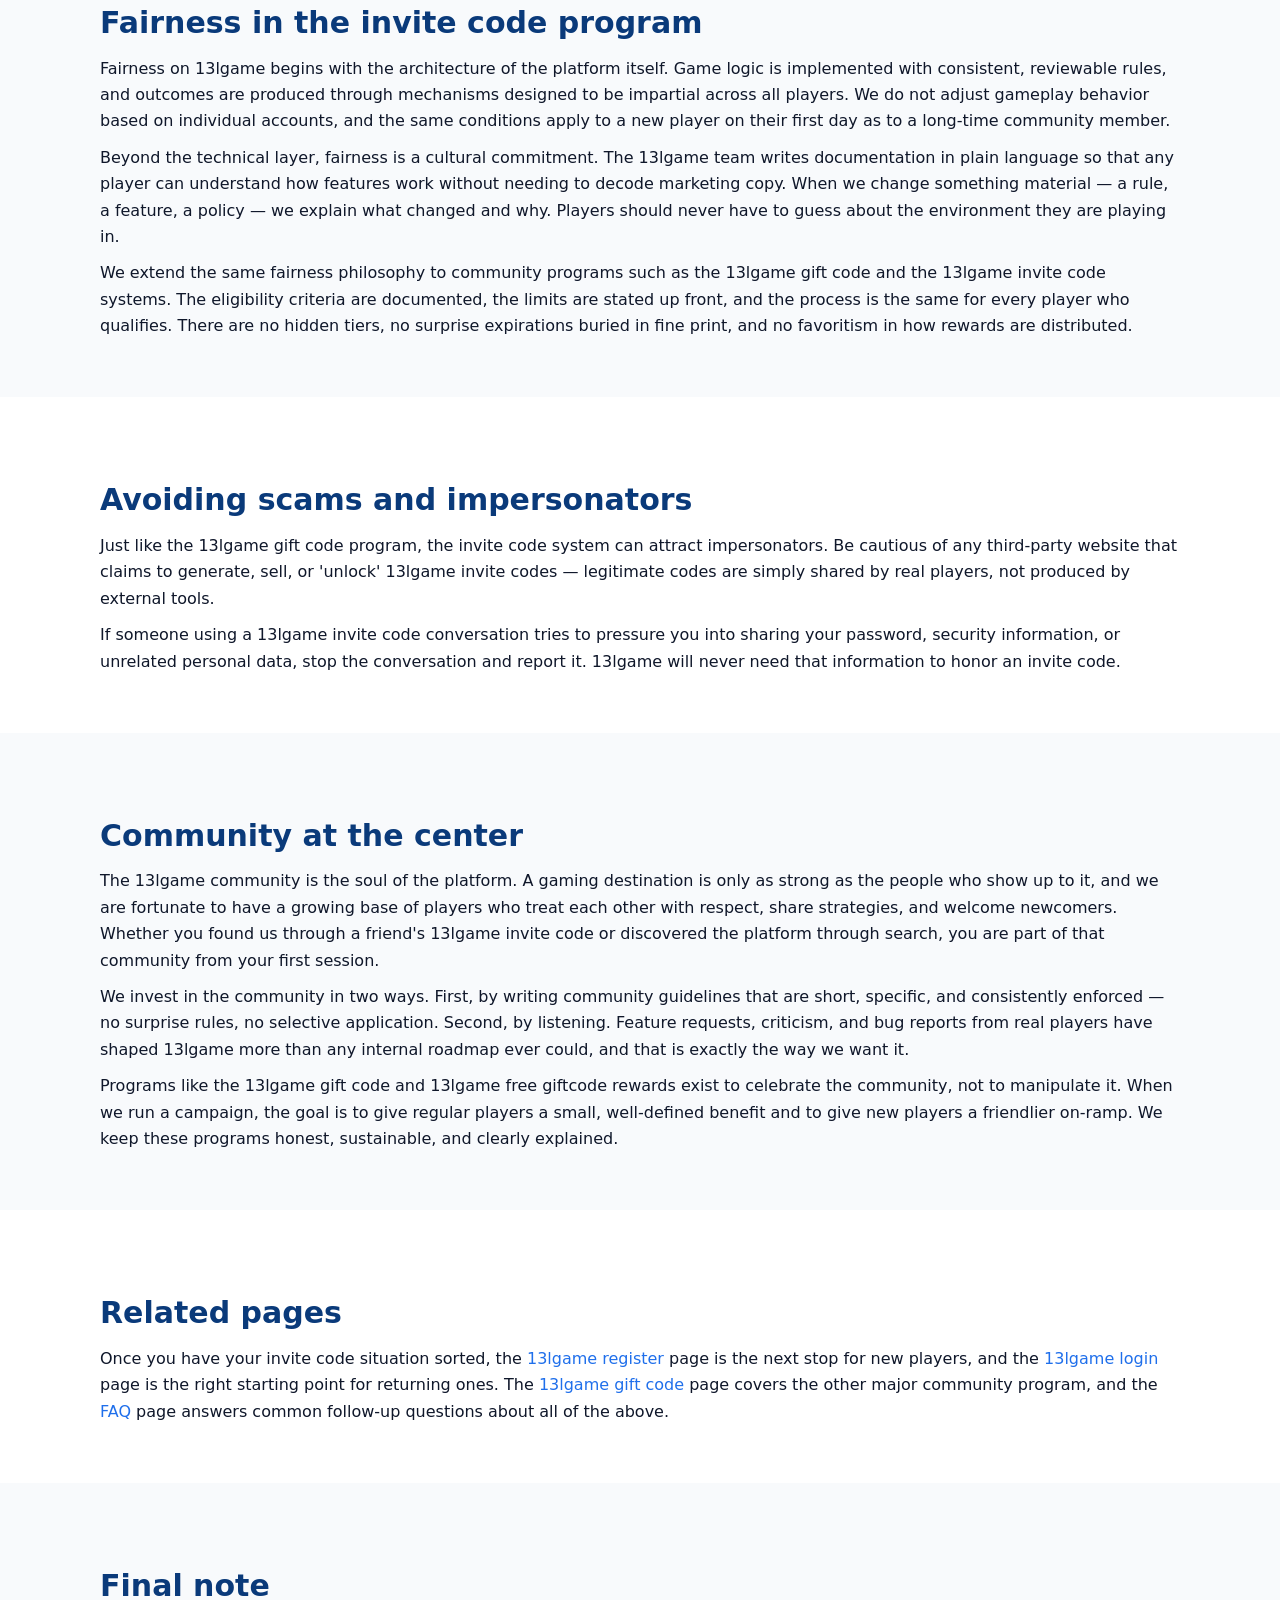
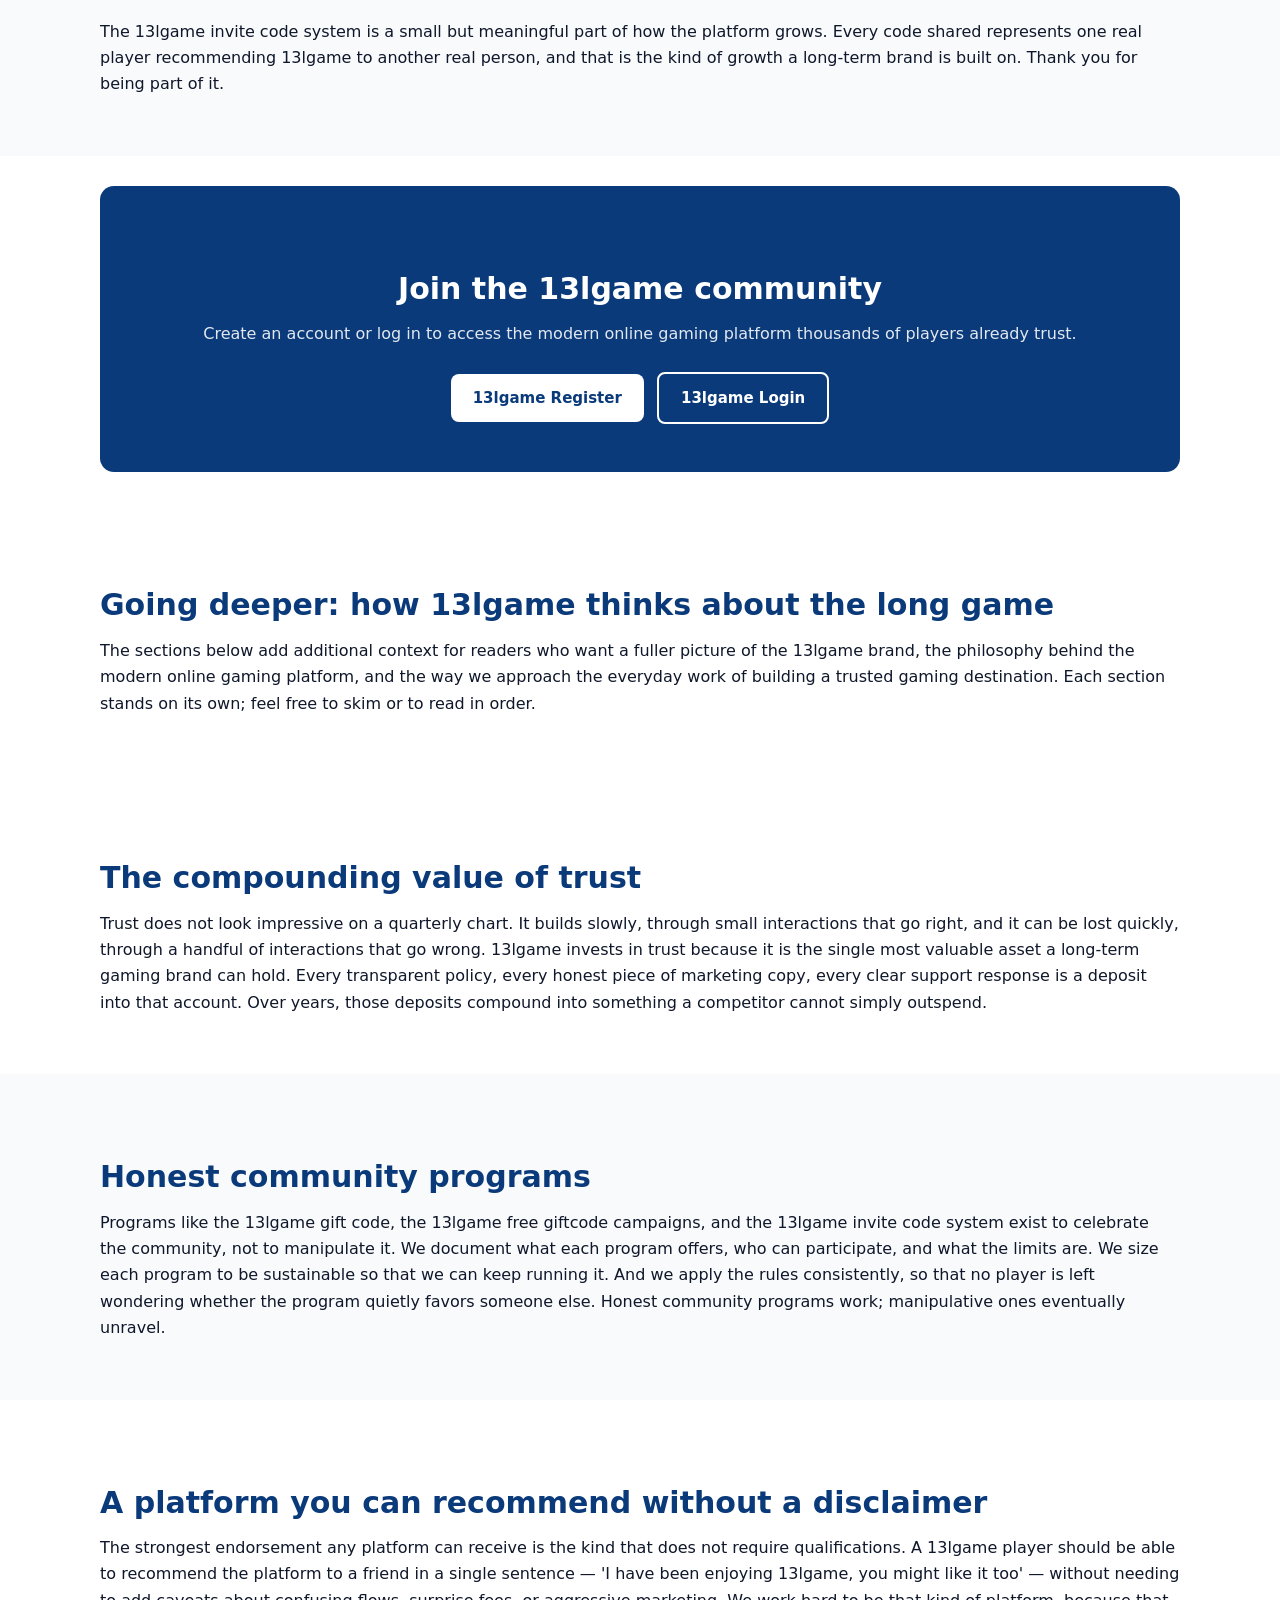
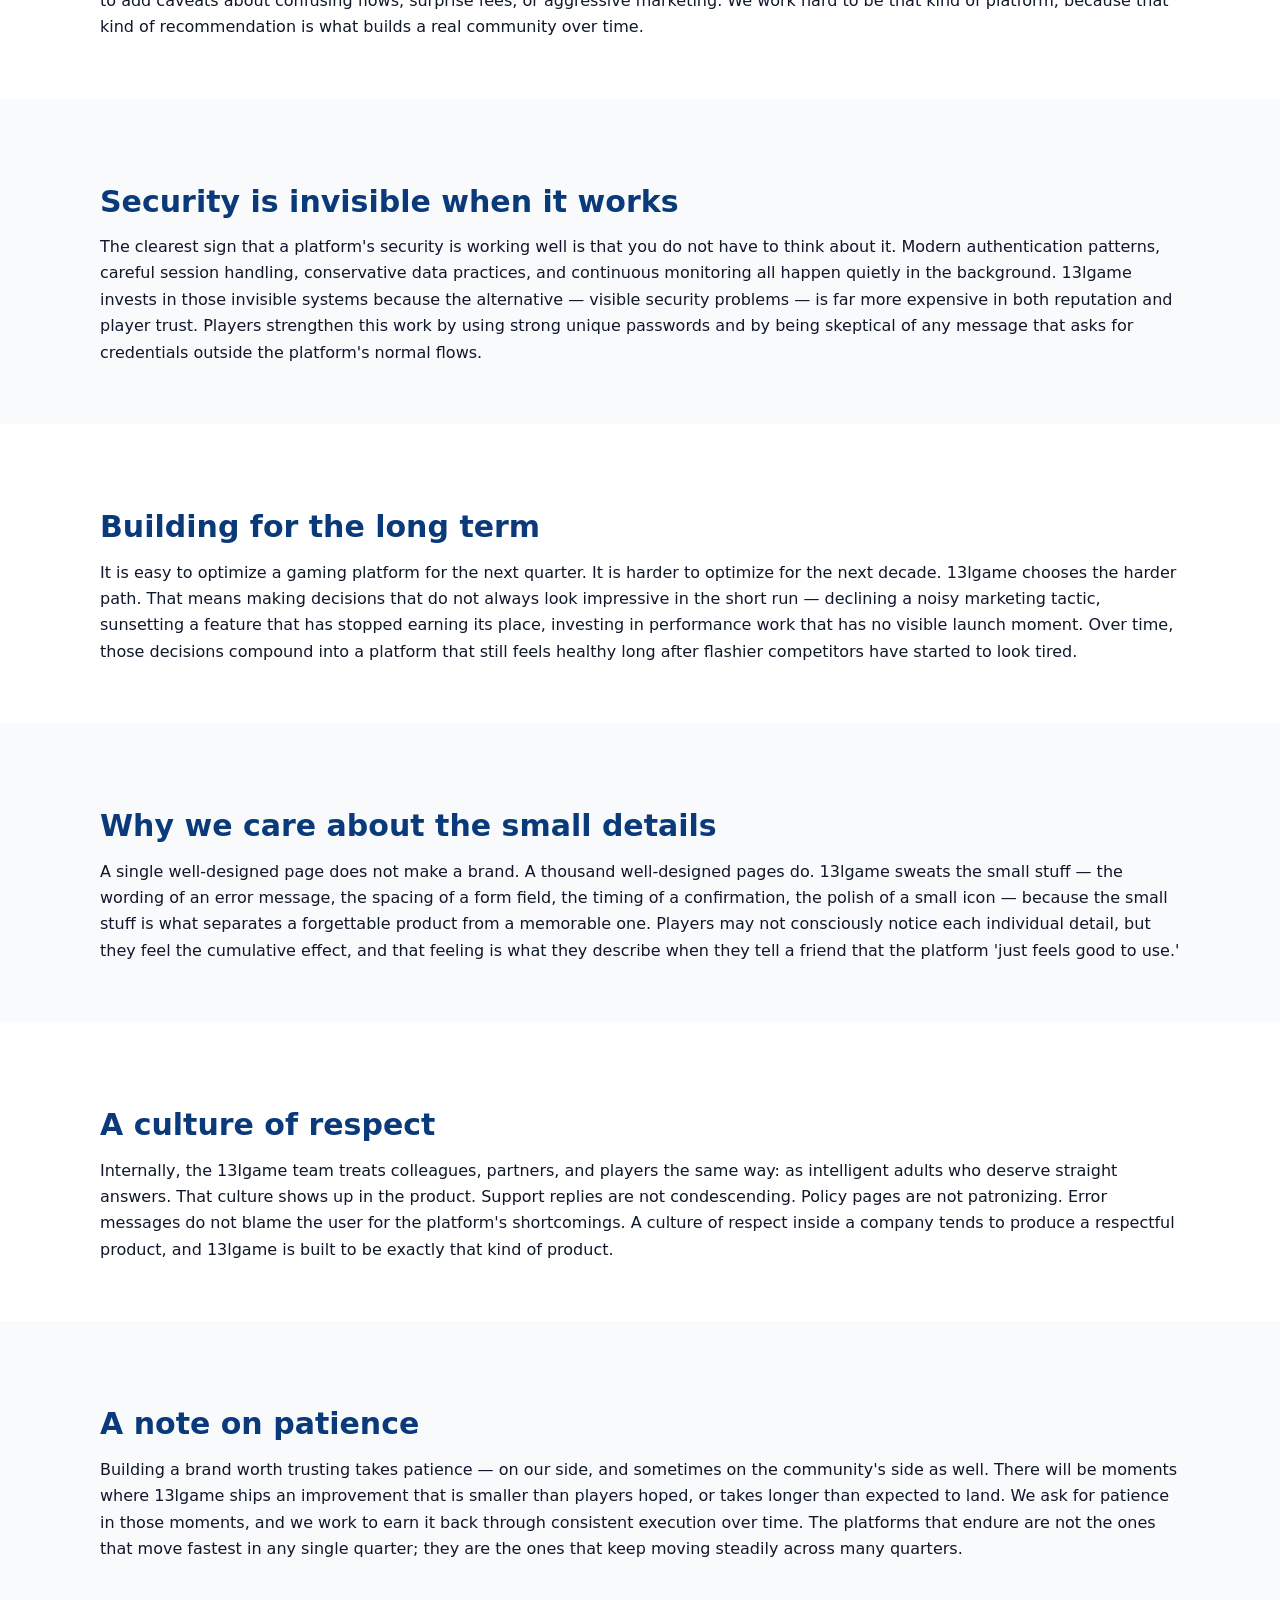
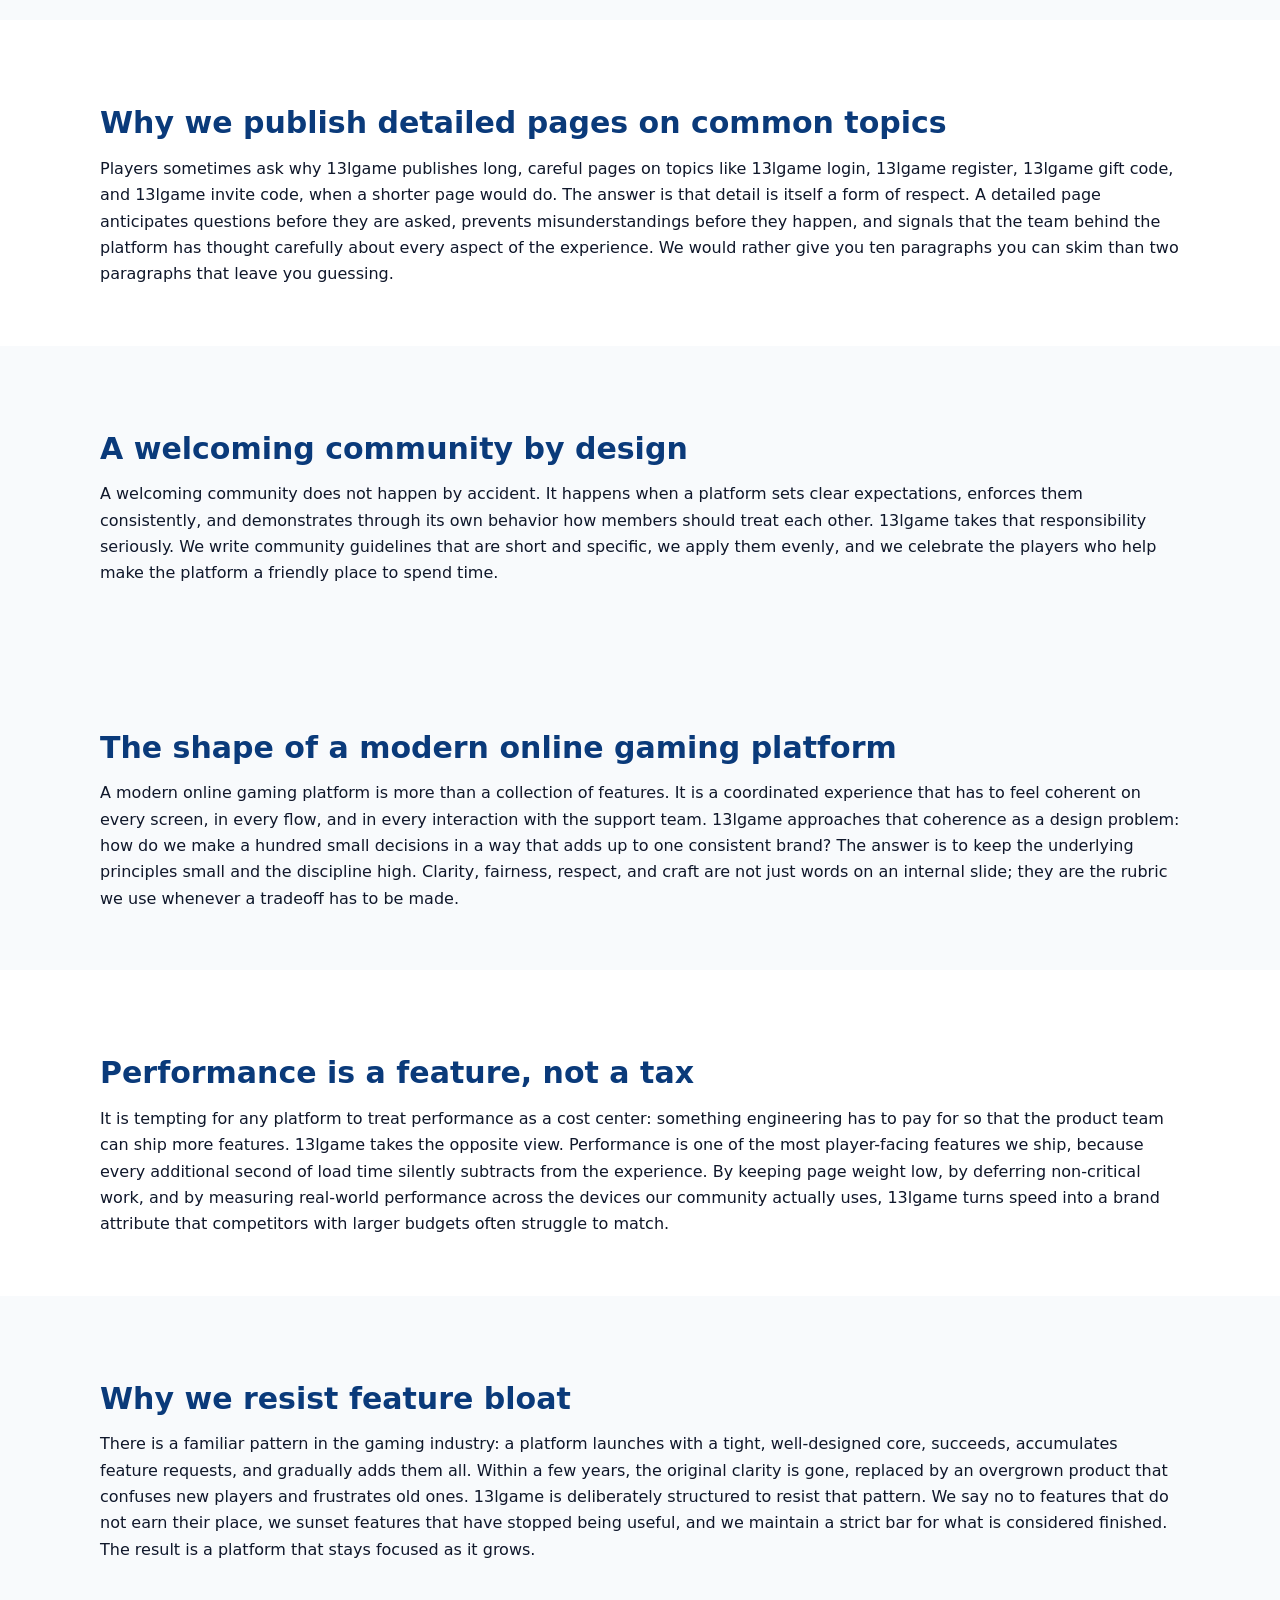
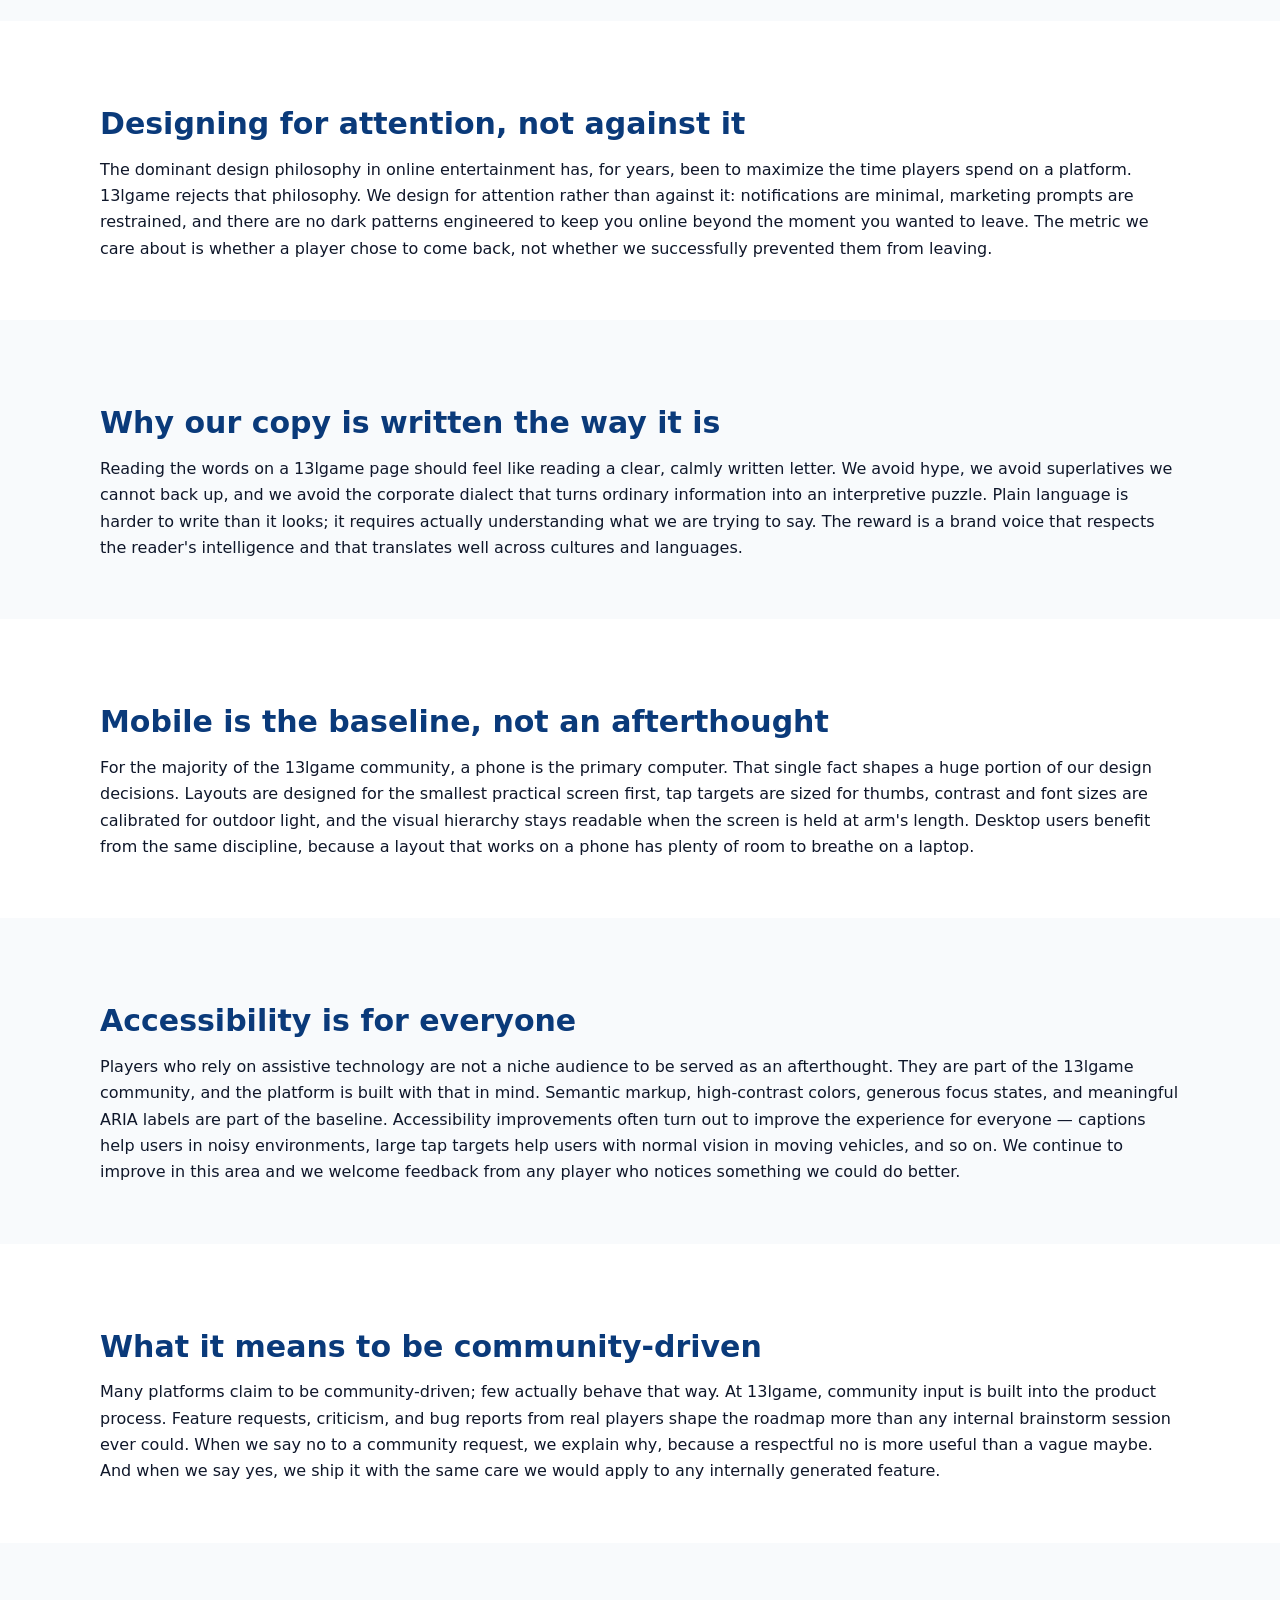
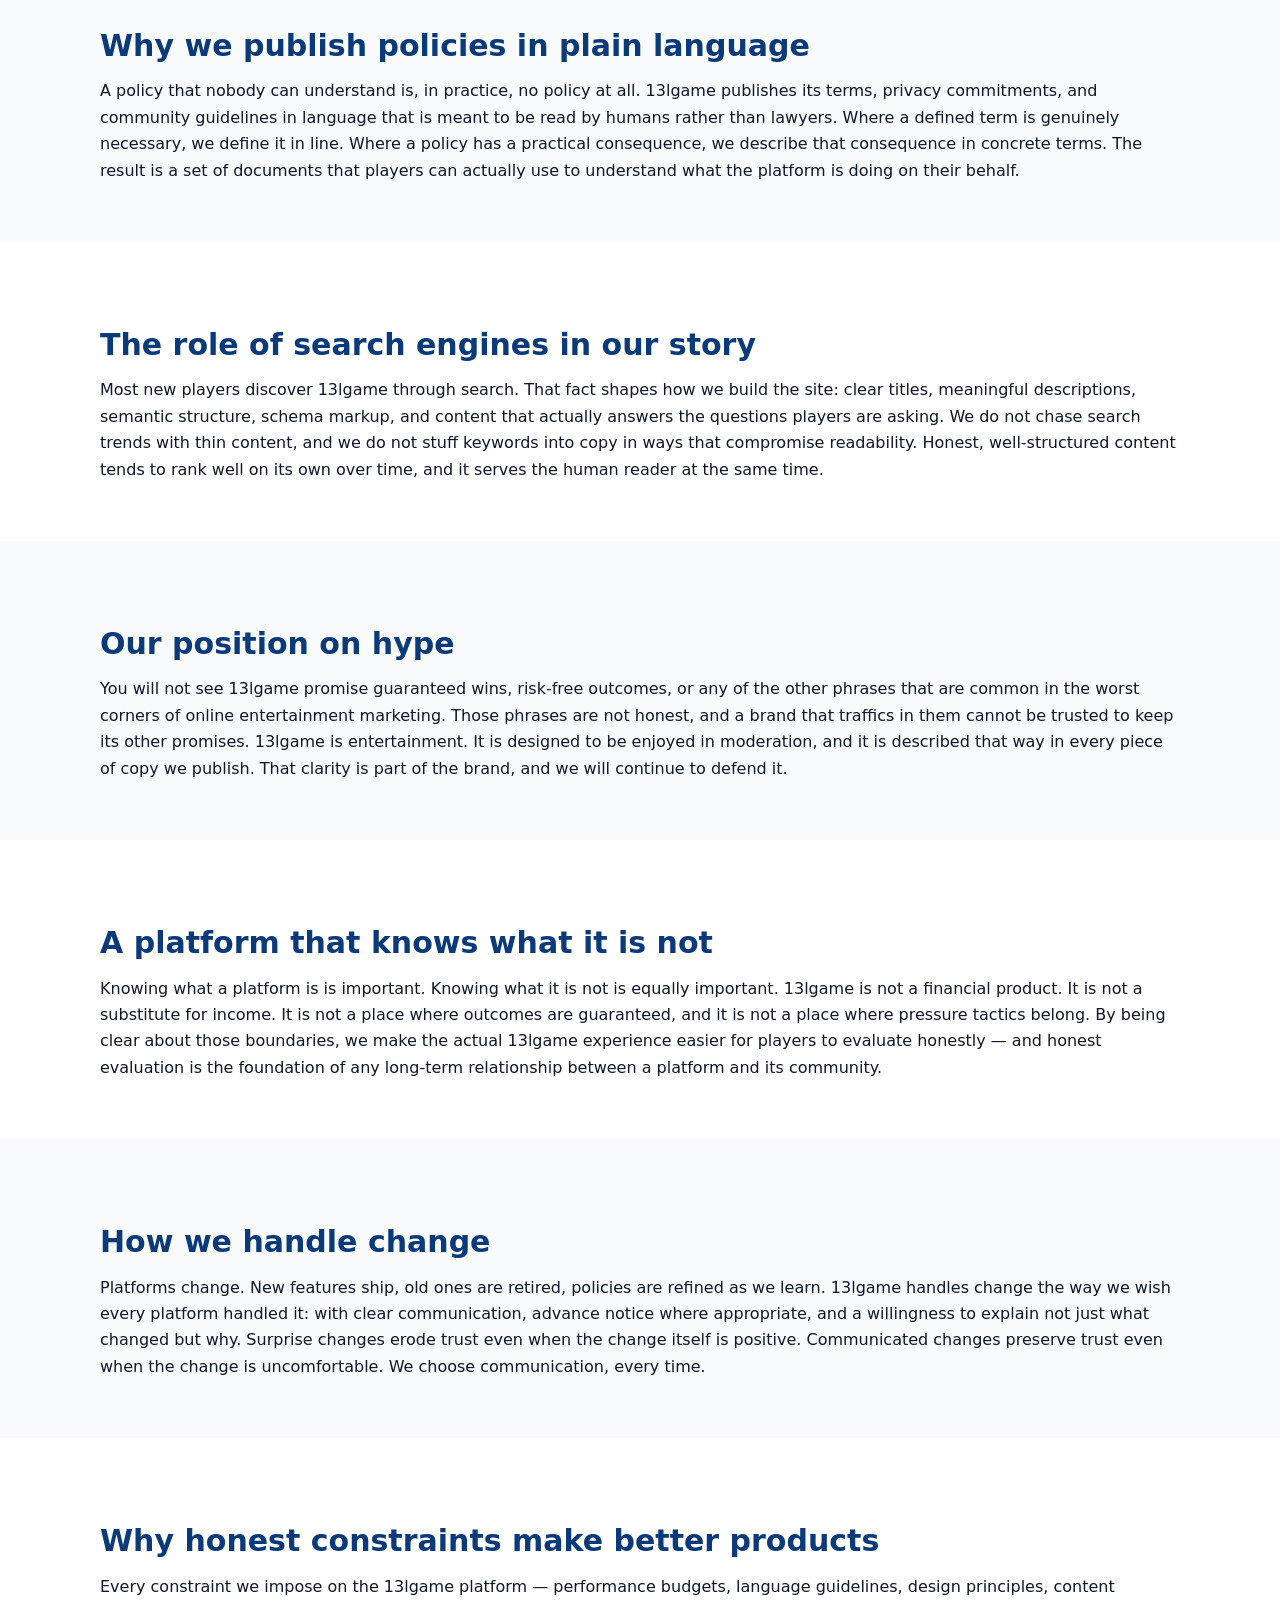
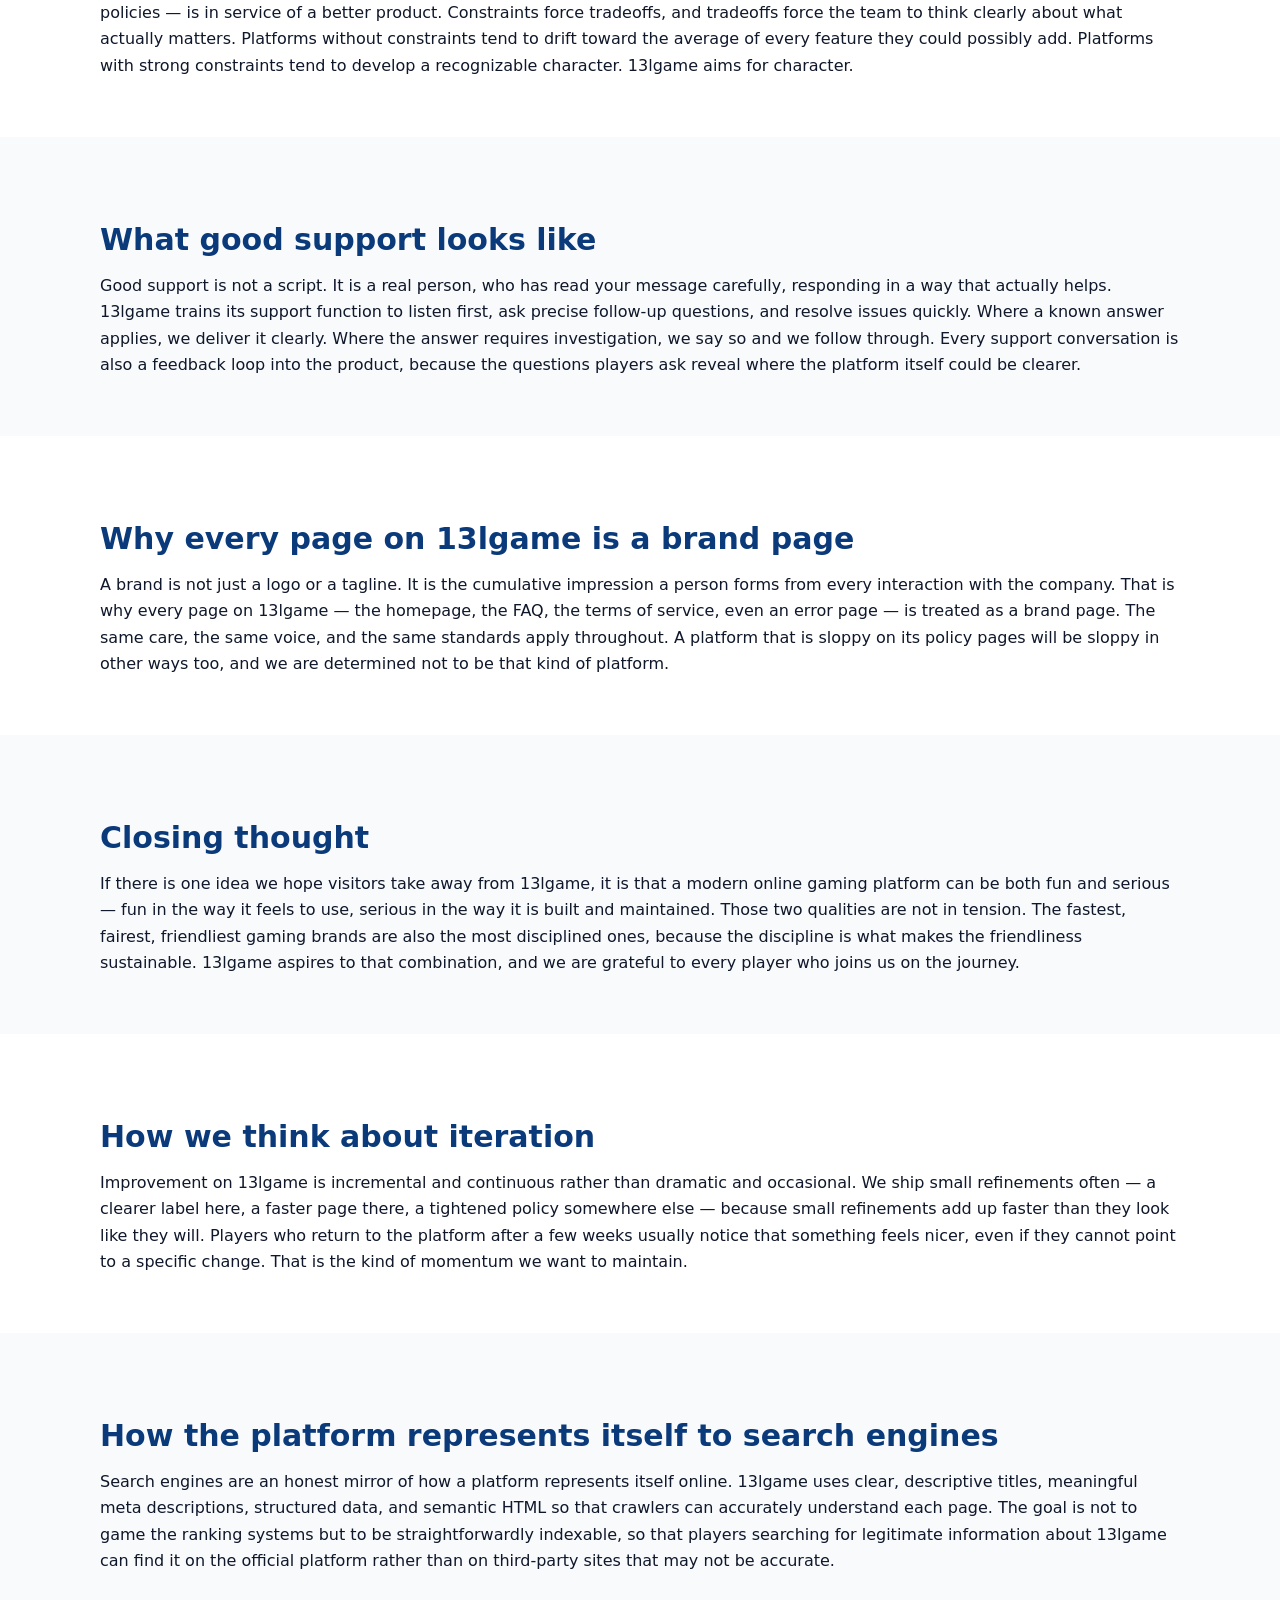
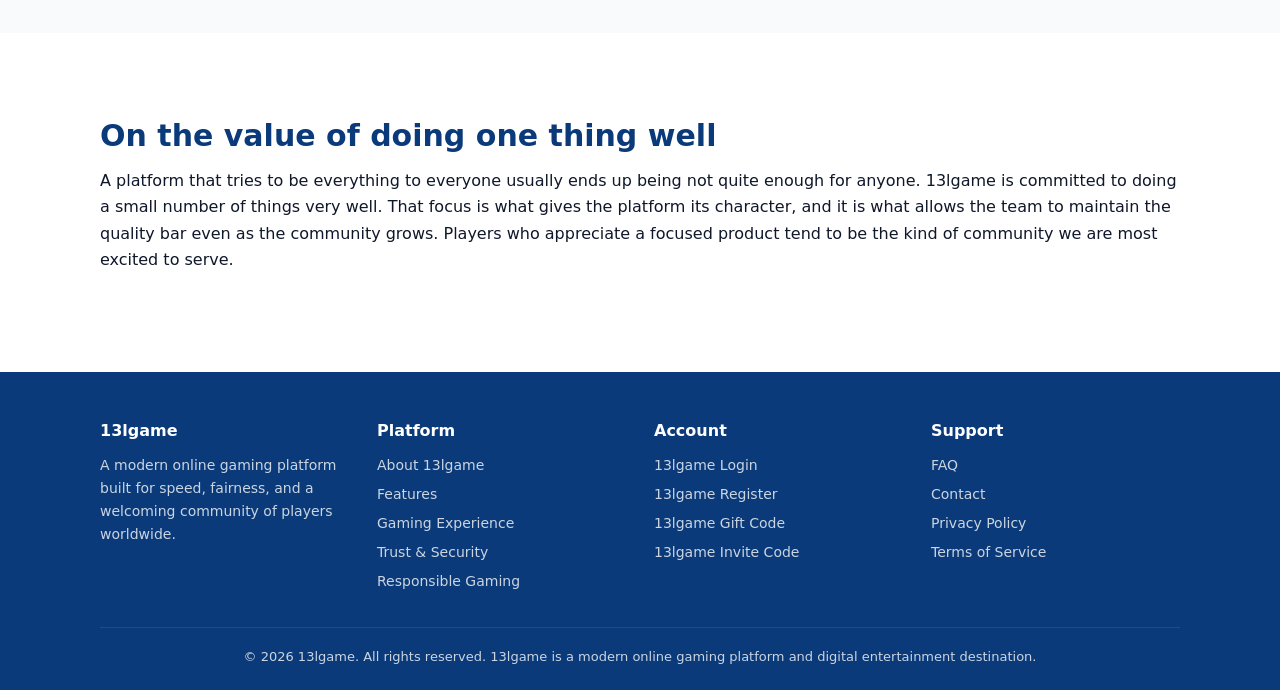
<file: invite-code.html>
<!doctype html>
<html lang="en">
<head>
<meta charset="utf-8">
<meta name="viewport" content="width=device-width,initial-scale=1,viewport-fit=cover">
<title>13lgame Invite Code — Referral Information for the 13lgame Community</title>
<meta name="description" content="Learn how the 13lgame invite code system works, how to share your invite code with friends, and how to use an invite code during 13lgame register.">
<meta name="keywords" content="13lgame invite code, 13lgame, 13lgame register, 13lgame login, 13lgame gift code">
<meta name="author" content="13lgame">
<meta name="robots" content="index,follow,max-image-preview:large,max-snippet:-1">
<meta name="theme-color" content="#0a3a7a">
<link rel="canonical" href="https://13lgames.live/invite-code.html">
<link rel="icon" type="image/svg+xml" href="/assets/favicon.svg">
<link rel="dns-prefetch" href="//13lgames.live">
<link rel="preconnect" href="https://13lgames.live" crossorigin>
<meta property="og:type" content="website">
<meta property="og:site_name" content="13lgame">
<meta property="og:title" content="13lgame Invite Code — Referral Information for the 13lgame Community">
<meta property="og:description" content="Learn how the 13lgame invite code system works, how to share your invite code with friends, and how to use an invite code during 13lgame register.">
<meta property="og:url" content="https://13lgames.live/invite-code.html">
<meta property="og:image" content="https://13lgames.live/assets/hero.svg">
<meta name="twitter:card" content="summary_large_image">
<meta name="twitter:title" content="13lgame Invite Code — Referral Information for the 13lgame Community">
<meta name="twitter:description" content="Learn how the 13lgame invite code system works, how to share your invite code with friends, and how to use an invite code during 13lgame register.">
<meta name="twitter:image" content="https://13lgames.live/assets/hero.svg">
<link rel="stylesheet" href="/assets/styles.css">
<script type="application/ld+json">{"@context":"https://schema.org","@type":"Organization","name":"13lgame","url":"https://13lgames.live","logo":{"@type":"ImageObject","url":"https://13lgames.live/assets/logo.svg"},"sameAs":["https://13lgames.live"],"description":"13lgame is a modern online gaming platform offering a fast, fair, and community-driven digital entertainment experience."}</script>
<script type="application/ld+json">{"@context":"https://schema.org","@type":"WebSite","name":"13lgame","url":"https://13lgames.live","potentialAction":{"@type":"SearchAction","target":"https://13lgames.live/?q={query}","query-input":"required name=query"}}</script>
<script type="application/ld+json">{"@context":"https://schema.org","@type":"WebPage","name":"13lgame Invite Code \u2014 Referral Information for the 13lgame Community","url":"https://13lgames.live/invite-code.html","description":"Learn how the 13lgame invite code system works, how to share your invite code with friends, and how to use an invite code during 13lgame register.","inLanguage":"en","isPartOf":{"@type":"WebSite","name":"13lgame","url":"https://13lgames.live"}}</script>
</head>
<body>
<header class="site"><div class="container nav">
<a href="/" aria-label="13lgame home"><img class="logo" src="/assets/logo.svg" alt="13lgame logo" width="160" height="40"></a>
<nav aria-label="Primary"><ul>
<li><a href="/">Home</a></li>
<li><a href="/about.html">About</a></li>
<li><a href="/features.html">Features</a></li>
<li><a href="/login.html">Login</a></li>
<li><a href="/register.html">Register</a></li>
<li><a href="/giftcode.html">Gift Code</a></li>
<li><a href="/invite-code.html">Invite Code</a></li>
<li><a href="/faq.html">FAQ</a></li>
<li><a href="/contact.html">Contact</a></li>
</ul></nav></div></header>
<div class="container breadcrumb" aria-label="Breadcrumb"><a href="/">Home</a> &rsaquo; <a href="/invite-code.html">Invite Code</a></div>
<script type="application/ld+json">{"@context":"https://schema.org","@type":"BreadcrumbList","itemListElement":[{"@type":"ListItem","position":1,"name":"Home","item":"https://13lgames.live/"},{"@type":"ListItem","position":2,"name":"Invite Code","item":"https://13lgames.live/invite-code.html"}]}</script>
<section class='hero'><div class='container'><h1>13lgame invite code</h1><p class='lead'>This page explains the 13lgame invite code system: what an invite code is, how to use one during registration, and how to share yours responsibly with friends.</p></div></section><section><div class='container'><h2>What is a 13lgame invite code?</h2>
<p>A 13lgame invite code is a referral identifier shared by existing community members. When a new player uses a 13lgame invite code during 13lgame register, their account is linked back to the player who introduced them. The invite code is not a payment mechanism, not a guarantee of any specific reward, and not a substitute for the platform's general terms — it is simply a way to acknowledge that a real person from the community recommended 13lgame.</p>
<p>The 13lgame invite code system exists because word of mouth is the most honest growth channel a gaming brand can have. A friend recommending 13lgame to another friend signals that the platform earned that recommendation through the actual experience it provides. We take that seriously and we treat the invite code system as a community feature rather than a marketing tool.</p>
</div></section>
<section class='alt'><div class='container'><h2>How to use a 13lgame invite code</h2>
<p>If a friend has shared a 13lgame invite code with you, head to the 13lgame register page when you are ready to create an account. The registration flow includes a step for entering an invite code — enter the code exactly as your friend shared it, mind the capitalization, and continue the standard register process.</p>
<p>Once your account is created, the invite code is recorded in the system. You can immediately move on to exploring the platform, logging in through the 13lgame login page on future visits, and participating in community programs such as the 13lgame gift code campaigns.</p>
</div></section>
<section><div class='container'><h2>How to share your own 13lgame invite code</h2>
<p>Existing 13lgame players can share their invite code with friends through any channel that feels natural — a direct message, a quick conversation, an email. There is no required script and no expectation that you sell the platform on anyone's behalf. The best invitations are the simple, honest ones: 'I have been enjoying 13lgame, here is my invite code if you want to take a look.'</p>
<p>Please do not spam your invite code into unrelated communities, comment sections, or messaging groups. Spamming devalues the program for everyone, including you, and it conflicts with how we want the 13lgame brand to be represented online. Honest, personal sharing is what makes the invite code system work.</p>
</div></section>
<section class='alt'><div class='container'><h2>Fairness in the invite code program</h2>
<p>Fairness on 13lgame begins with the architecture of the platform itself. Game logic is implemented with consistent, reviewable rules, and outcomes are produced through mechanisms designed to be impartial across all players. We do not adjust gameplay behavior based on individual accounts, and the same conditions apply to a new player on their first day as to a long-time community member.</p>
<p>Beyond the technical layer, fairness is a cultural commitment. The 13lgame team writes documentation in plain language so that any player can understand how features work without needing to decode marketing copy. When we change something material — a rule, a feature, a policy — we explain what changed and why. Players should never have to guess about the environment they are playing in.</p>
<p>We extend the same fairness philosophy to community programs such as the 13lgame gift code and the 13lgame invite code systems. The eligibility criteria are documented, the limits are stated up front, and the process is the same for every player who qualifies. There are no hidden tiers, no surprise expirations buried in fine print, and no favoritism in how rewards are distributed.</p>
</div></section>
<section><div class='container'><h2>Avoiding scams and impersonators</h2>
<p>Just like the 13lgame gift code program, the invite code system can attract impersonators. Be cautious of any third-party website that claims to generate, sell, or 'unlock' 13lgame invite codes — legitimate codes are simply shared by real players, not produced by external tools.</p>
<p>If someone using a 13lgame invite code conversation tries to pressure you into sharing your password, security information, or unrelated personal data, stop the conversation and report it. 13lgame will never need that information to honor an invite code.</p>
</div></section>
<section class='alt'><div class='container'><h2>Community at the center</h2>
<p>The 13lgame community is the soul of the platform. A gaming destination is only as strong as the people who show up to it, and we are fortunate to have a growing base of players who treat each other with respect, share strategies, and welcome newcomers. Whether you found us through a friend's 13lgame invite code or discovered the platform through search, you are part of that community from your first session.</p>
<p>We invest in the community in two ways. First, by writing community guidelines that are short, specific, and consistently enforced — no surprise rules, no selective application. Second, by listening. Feature requests, criticism, and bug reports from real players have shaped 13lgame more than any internal roadmap ever could, and that is exactly the way we want it.</p>
<p>Programs like the 13lgame gift code and 13lgame free giftcode rewards exist to celebrate the community, not to manipulate it. When we run a campaign, the goal is to give regular players a small, well-defined benefit and to give new players a friendlier on-ramp. We keep these programs honest, sustainable, and clearly explained.</p>
</div></section>
<section><div class='container'><h2>Related pages</h2>
<p>Once you have your invite code situation sorted, the <a href='/register.html'>13lgame register</a> page is the next stop for new players, and the <a href='/login.html'>13lgame login</a> page is the right starting point for returning ones. The <a href='/giftcode.html'>13lgame gift code</a> page covers the other major community program, and the <a href='/faq.html'>FAQ</a> page answers common follow-up questions about all of the above.</p>
</div></section>
<section class='alt'><div class='container'><h2>Final note</h2>
<p>The 13lgame invite code system is a small but meaningful part of how the platform grows. Every code shared represents one real player recommending 13lgame to another real person, and that is the kind of growth a long-term brand is built on. Thank you for being part of it.</p>
</div></section>
<div class='container'><div class='cta'>
<h2>Join the 13lgame community</h2>
<p>Create an account or log in to access the modern online gaming platform thousands of players already trust.</p>
<a class='btn' href='/register.html'>13lgame Register</a> <a class='btn outline' href='/login.html' style='background:transparent;border:2px solid #fff;color:#fff;margin-left:8px'>13lgame Login</a>
</div></div>
<section><div class='container'><h2>Going deeper: how 13lgame thinks about the long game</h2><p>The sections below add additional context for readers who want a fuller picture of the 13lgame brand, the philosophy behind the modern online gaming platform, and the way we approach the everyday work of building a trusted gaming destination. Each section stands on its own; feel free to skim or to read in order.</p></div></section>
<section><div class='container'><h2>The compounding value of trust</h2>
<p>Trust does not look impressive on a quarterly chart. It builds slowly, through small interactions that go right, and it can be lost quickly, through a handful of interactions that go wrong. 13lgame invests in trust because it is the single most valuable asset a long-term gaming brand can hold. Every transparent policy, every honest piece of marketing copy, every clear support response is a deposit into that account. Over years, those deposits compound into something a competitor cannot simply outspend.</p>
</div></section>
<section class='alt'><div class='container'><h2>Honest community programs</h2>
<p>Programs like the 13lgame gift code, the 13lgame free giftcode campaigns, and the 13lgame invite code system exist to celebrate the community, not to manipulate it. We document what each program offers, who can participate, and what the limits are. We size each program to be sustainable so that we can keep running it. And we apply the rules consistently, so that no player is left wondering whether the program quietly favors someone else. Honest community programs work; manipulative ones eventually unravel.</p>
</div></section>
<section><div class='container'><h2>A platform you can recommend without a disclaimer</h2>
<p>The strongest endorsement any platform can receive is the kind that does not require qualifications. A 13lgame player should be able to recommend the platform to a friend in a single sentence — 'I have been enjoying 13lgame, you might like it too' — without needing to add caveats about confusing flows, surprise fees, or aggressive marketing. We work hard to be that kind of platform, because that kind of recommendation is what builds a real community over time.</p>
</div></section>
<section class='alt'><div class='container'><h2>Security is invisible when it works</h2>
<p>The clearest sign that a platform's security is working well is that you do not have to think about it. Modern authentication patterns, careful session handling, conservative data practices, and continuous monitoring all happen quietly in the background. 13lgame invests in those invisible systems because the alternative — visible security problems — is far more expensive in both reputation and player trust. Players strengthen this work by using strong unique passwords and by being skeptical of any message that asks for credentials outside the platform's normal flows.</p>
</div></section>
<section><div class='container'><h2>Building for the long term</h2>
<p>It is easy to optimize a gaming platform for the next quarter. It is harder to optimize for the next decade. 13lgame chooses the harder path. That means making decisions that do not always look impressive in the short run — declining a noisy marketing tactic, sunsetting a feature that has stopped earning its place, investing in performance work that has no visible launch moment. Over time, those decisions compound into a platform that still feels healthy long after flashier competitors have started to look tired.</p>
</div></section>
<section class='alt'><div class='container'><h2>Why we care about the small details</h2>
<p>A single well-designed page does not make a brand. A thousand well-designed pages do. 13lgame sweats the small stuff — the wording of an error message, the spacing of a form field, the timing of a confirmation, the polish of a small icon — because the small stuff is what separates a forgettable product from a memorable one. Players may not consciously notice each individual detail, but they feel the cumulative effect, and that feeling is what they describe when they tell a friend that the platform 'just feels good to use.'</p>
</div></section>
<section><div class='container'><h2>A culture of respect</h2>
<p>Internally, the 13lgame team treats colleagues, partners, and players the same way: as intelligent adults who deserve straight answers. That culture shows up in the product. Support replies are not condescending. Policy pages are not patronizing. Error messages do not blame the user for the platform's shortcomings. A culture of respect inside a company tends to produce a respectful product, and 13lgame is built to be exactly that kind of product.</p>
</div></section>
<section class='alt'><div class='container'><h2>A note on patience</h2>
<p>Building a brand worth trusting takes patience — on our side, and sometimes on the community's side as well. There will be moments where 13lgame ships an improvement that is smaller than players hoped, or takes longer than expected to land. We ask for patience in those moments, and we work to earn it back through consistent execution over time. The platforms that endure are not the ones that move fastest in any single quarter; they are the ones that keep moving steadily across many quarters.</p>
</div></section>
<section><div class='container'><h2>Why we publish detailed pages on common topics</h2>
<p>Players sometimes ask why 13lgame publishes long, careful pages on topics like 13lgame login, 13lgame register, 13lgame gift code, and 13lgame invite code, when a shorter page would do. The answer is that detail is itself a form of respect. A detailed page anticipates questions before they are asked, prevents misunderstandings before they happen, and signals that the team behind the platform has thought carefully about every aspect of the experience. We would rather give you ten paragraphs you can skim than two paragraphs that leave you guessing.</p>
</div></section>
<section class='alt'><div class='container'><h2>A welcoming community by design</h2>
<p>A welcoming community does not happen by accident. It happens when a platform sets clear expectations, enforces them consistently, and demonstrates through its own behavior how members should treat each other. 13lgame takes that responsibility seriously. We write community guidelines that are short and specific, we apply them evenly, and we celebrate the players who help make the platform a friendly place to spend time.</p>
</div></section>
<section class='alt'><div class='container'><h2>The shape of a modern online gaming platform</h2><p>A modern online gaming platform is more than a collection of features. It is a coordinated experience that has to feel coherent on every screen, in every flow, and in every interaction with the support team. 13lgame approaches that coherence as a design problem: how do we make a hundred small decisions in a way that adds up to one consistent brand? The answer is to keep the underlying principles small and the discipline high. Clarity, fairness, respect, and craft are not just words on an internal slide; they are the rubric we use whenever a tradeoff has to be made.</p></div></section>
<section><div class='container'><h2>Performance is a feature, not a tax</h2><p>It is tempting for any platform to treat performance as a cost center: something engineering has to pay for so that the product team can ship more features. 13lgame takes the opposite view. Performance is one of the most player-facing features we ship, because every additional second of load time silently subtracts from the experience. By keeping page weight low, by deferring non-critical work, and by measuring real-world performance across the devices our community actually uses, 13lgame turns speed into a brand attribute that competitors with larger budgets often struggle to match.</p></div></section>
<section class='alt'><div class='container'><h2>Why we resist feature bloat</h2><p>There is a familiar pattern in the gaming industry: a platform launches with a tight, well-designed core, succeeds, accumulates feature requests, and gradually adds them all. Within a few years, the original clarity is gone, replaced by an overgrown product that confuses new players and frustrates old ones. 13lgame is deliberately structured to resist that pattern. We say no to features that do not earn their place, we sunset features that have stopped being useful, and we maintain a strict bar for what is considered finished. The result is a platform that stays focused as it grows.</p></div></section>
<section><div class='container'><h2>Designing for attention, not against it</h2><p>The dominant design philosophy in online entertainment has, for years, been to maximize the time players spend on a platform. 13lgame rejects that philosophy. We design for attention rather than against it: notifications are minimal, marketing prompts are restrained, and there are no dark patterns engineered to keep you online beyond the moment you wanted to leave. The metric we care about is whether a player chose to come back, not whether we successfully prevented them from leaving.</p></div></section>
<section class='alt'><div class='container'><h2>Why our copy is written the way it is</h2><p>Reading the words on a 13lgame page should feel like reading a clear, calmly written letter. We avoid hype, we avoid superlatives we cannot back up, and we avoid the corporate dialect that turns ordinary information into an interpretive puzzle. Plain language is harder to write than it looks; it requires actually understanding what we are trying to say. The reward is a brand voice that respects the reader's intelligence and that translates well across cultures and languages.</p></div></section>
<section><div class='container'><h2>Mobile is the baseline, not an afterthought</h2><p>For the majority of the 13lgame community, a phone is the primary computer. That single fact shapes a huge portion of our design decisions. Layouts are designed for the smallest practical screen first, tap targets are sized for thumbs, contrast and font sizes are calibrated for outdoor light, and the visual hierarchy stays readable when the screen is held at arm's length. Desktop users benefit from the same discipline, because a layout that works on a phone has plenty of room to breathe on a laptop.</p></div></section>
<section class='alt'><div class='container'><h2>Accessibility is for everyone</h2><p>Players who rely on assistive technology are not a niche audience to be served as an afterthought. They are part of the 13lgame community, and the platform is built with that in mind. Semantic markup, high-contrast colors, generous focus states, and meaningful ARIA labels are part of the baseline. Accessibility improvements often turn out to improve the experience for everyone — captions help users in noisy environments, large tap targets help users with normal vision in moving vehicles, and so on. We continue to improve in this area and we welcome feedback from any player who notices something we could do better.</p></div></section>
<section><div class='container'><h2>What it means to be community-driven</h2><p>Many platforms claim to be community-driven; few actually behave that way. At 13lgame, community input is built into the product process. Feature requests, criticism, and bug reports from real players shape the roadmap more than any internal brainstorm session ever could. When we say no to a community request, we explain why, because a respectful no is more useful than a vague maybe. And when we say yes, we ship it with the same care we would apply to any internally generated feature.</p></div></section>
<section class='alt'><div class='container'><h2>Why we publish policies in plain language</h2><p>A policy that nobody can understand is, in practice, no policy at all. 13lgame publishes its terms, privacy commitments, and community guidelines in language that is meant to be read by humans rather than lawyers. Where a defined term is genuinely necessary, we define it in line. Where a policy has a practical consequence, we describe that consequence in concrete terms. The result is a set of documents that players can actually use to understand what the platform is doing on their behalf.</p></div></section>
<section><div class='container'><h2>The role of search engines in our story</h2><p>Most new players discover 13lgame through search. That fact shapes how we build the site: clear titles, meaningful descriptions, semantic structure, schema markup, and content that actually answers the questions players are asking. We do not chase search trends with thin content, and we do not stuff keywords into copy in ways that compromise readability. Honest, well-structured content tends to rank well on its own over time, and it serves the human reader at the same time.</p></div></section>
<section class='alt'><div class='container'><h2>Our position on hype</h2><p>You will not see 13lgame promise guaranteed wins, risk-free outcomes, or any of the other phrases that are common in the worst corners of online entertainment marketing. Those phrases are not honest, and a brand that traffics in them cannot be trusted to keep its other promises. 13lgame is entertainment. It is designed to be enjoyed in moderation, and it is described that way in every piece of copy we publish. That clarity is part of the brand, and we will continue to defend it.</p></div></section>
<section><div class='container'><h2>A platform that knows what it is not</h2><p>Knowing what a platform is is important. Knowing what it is not is equally important. 13lgame is not a financial product. It is not a substitute for income. It is not a place where outcomes are guaranteed, and it is not a place where pressure tactics belong. By being clear about those boundaries, we make the actual 13lgame experience easier for players to evaluate honestly — and honest evaluation is the foundation of any long-term relationship between a platform and its community.</p></div></section>
<section class='alt'><div class='container'><h2>How we handle change</h2><p>Platforms change. New features ship, old ones are retired, policies are refined as we learn. 13lgame handles change the way we wish every platform handled it: with clear communication, advance notice where appropriate, and a willingness to explain not just what changed but why. Surprise changes erode trust even when the change itself is positive. Communicated changes preserve trust even when the change is uncomfortable. We choose communication, every time.</p></div></section>
<section><div class='container'><h2>Why honest constraints make better products</h2><p>Every constraint we impose on the 13lgame platform — performance budgets, language guidelines, design principles, content policies — is in service of a better product. Constraints force tradeoffs, and tradeoffs force the team to think clearly about what actually matters. Platforms without constraints tend to drift toward the average of every feature they could possibly add. Platforms with strong constraints tend to develop a recognizable character. 13lgame aims for character.</p></div></section>
<section class='alt'><div class='container'><h2>What good support looks like</h2><p>Good support is not a script. It is a real person, who has read your message carefully, responding in a way that actually helps. 13lgame trains its support function to listen first, ask precise follow-up questions, and resolve issues quickly. Where a known answer applies, we deliver it clearly. Where the answer requires investigation, we say so and we follow through. Every support conversation is also a feedback loop into the product, because the questions players ask reveal where the platform itself could be clearer.</p></div></section>
<section><div class='container'><h2>Why every page on 13lgame is a brand page</h2><p>A brand is not just a logo or a tagline. It is the cumulative impression a person forms from every interaction with the company. That is why every page on 13lgame — the homepage, the FAQ, the terms of service, even an error page — is treated as a brand page. The same care, the same voice, and the same standards apply throughout. A platform that is sloppy on its policy pages will be sloppy in other ways too, and we are determined not to be that kind of platform.</p></div></section>
<section class='alt'><div class='container'><h2>Closing thought</h2><p>If there is one idea we hope visitors take away from 13lgame, it is that a modern online gaming platform can be both fun and serious — fun in the way it feels to use, serious in the way it is built and maintained. Those two qualities are not in tension. The fastest, fairest, friendliest gaming brands are also the most disciplined ones, because the discipline is what makes the friendliness sustainable. 13lgame aspires to that combination, and we are grateful to every player who joins us on the journey.</p></div></section>
<section><div class='container'><h2>How we think about iteration</h2><p>Improvement on 13lgame is incremental and continuous rather than dramatic and occasional. We ship small refinements often — a clearer label here, a faster page there, a tightened policy somewhere else — because small refinements add up faster than they look like they will. Players who return to the platform after a few weeks usually notice that something feels nicer, even if they cannot point to a specific change. That is the kind of momentum we want to maintain.</p></div></section>
<section class='alt'><div class='container'><h2>How the platform represents itself to search engines</h2><p>Search engines are an honest mirror of how a platform represents itself online. 13lgame uses clear, descriptive titles, meaningful meta descriptions, structured data, and semantic HTML so that crawlers can accurately understand each page. The goal is not to game the ranking systems but to be straightforwardly indexable, so that players searching for legitimate information about 13lgame can find it on the official platform rather than on third-party sites that may not be accurate.</p></div></section>
<section><div class='container'><h2>On the value of doing one thing well</h2><p>A platform that tries to be everything to everyone usually ends up being not quite enough for anyone. 13lgame is committed to doing a small number of things very well. That focus is what gives the platform its character, and it is what allows the team to maintain the quality bar even as the community grows. Players who appreciate a focused product tend to be the kind of community we are most excited to serve.</p></div></section>
<footer class="site"><div class="container">
<div class="foot-grid">
<div><h4>13lgame</h4><p style="font-size:14px;color:#cbd5e1">A modern online gaming platform built for speed, fairness, and a welcoming community of players worldwide.</p></div>
<div><h4>Platform</h4><ul>
<li><a href="/about.html">About 13lgame</a></li>
<li><a href="/features.html">Features</a></li>
<li><a href="/gaming-experience.html">Gaming Experience</a></li>
<li><a href="/trust-security.html">Trust &amp; Security</a></li>
<li><a href="/responsible-gaming.html">Responsible Gaming</a></li>
</ul></div>
<div><h4>Account</h4><ul>
<li><a href="/login.html">13lgame Login</a></li>
<li><a href="/register.html">13lgame Register</a></li>
<li><a href="/giftcode.html">13lgame Gift Code</a></li>
<li><a href="/invite-code.html">13lgame Invite Code</a></li>
</ul></div>
<div><h4>Support</h4><ul>
<li><a href="/faq.html">FAQ</a></li>
<li><a href="/contact.html">Contact</a></li>
<li><a href="/privacy.html">Privacy Policy</a></li>
<li><a href="/terms.html">Terms of Service</a></li>
</ul></div>
</div>
<div class="foot-bottom">&copy; <span id="year">2026</span> 13lgame. All rights reserved. 13lgame is a modern online gaming platform and digital entertainment destination.</div>
</div></footer>
<script src="/assets/script.js" defer></script>
</body></html>
</file>
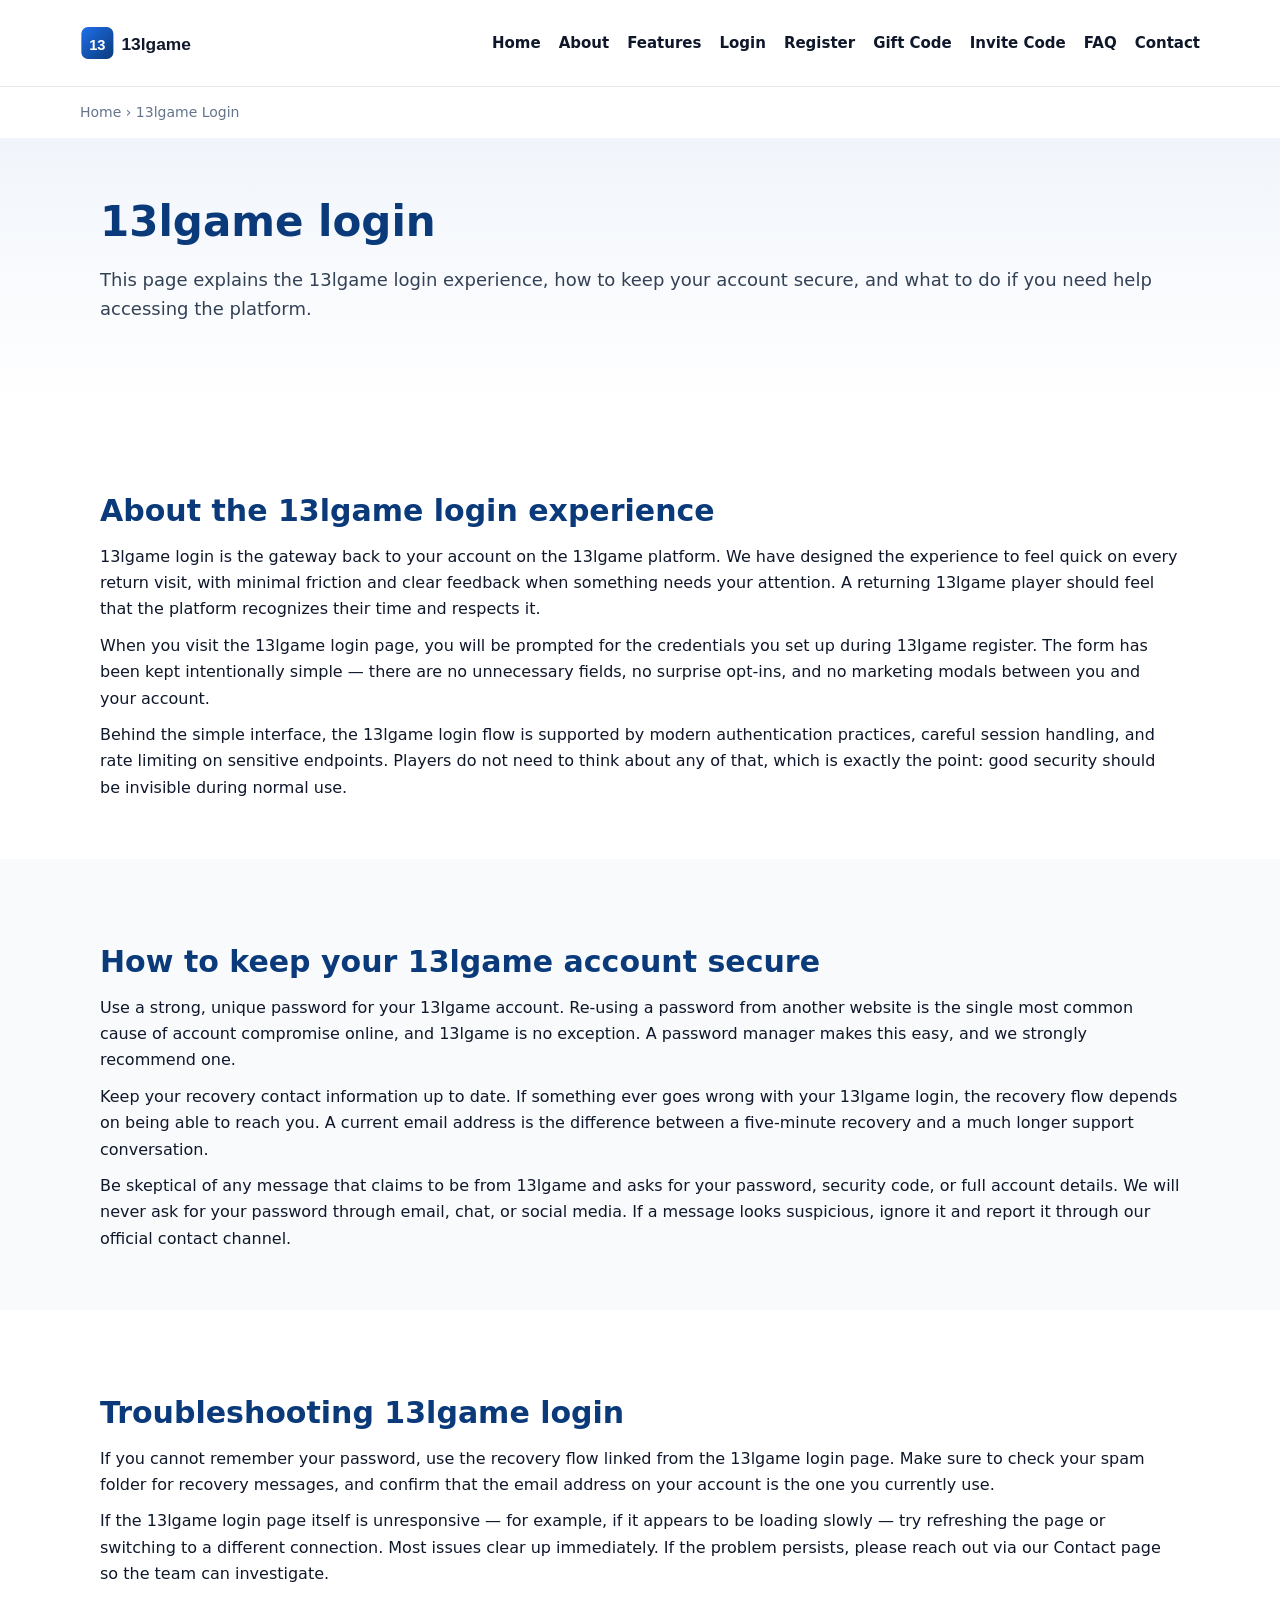
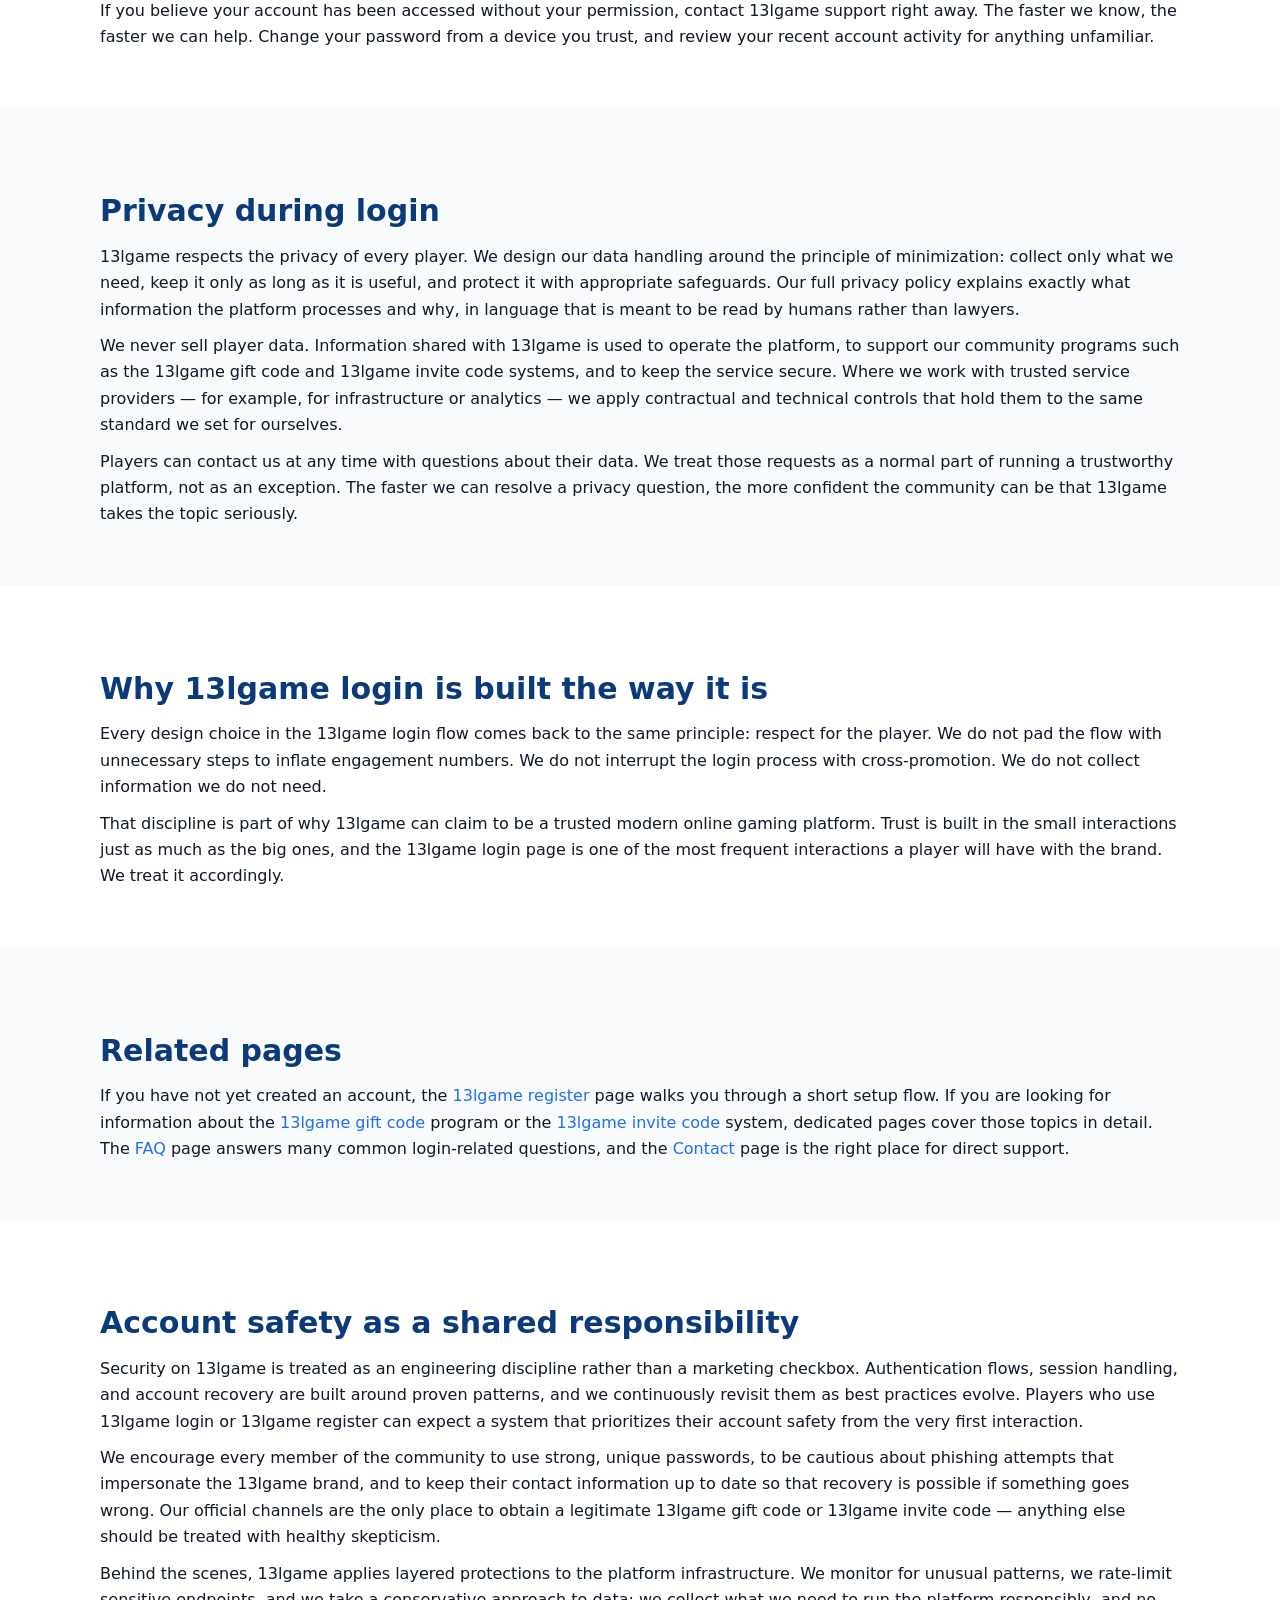
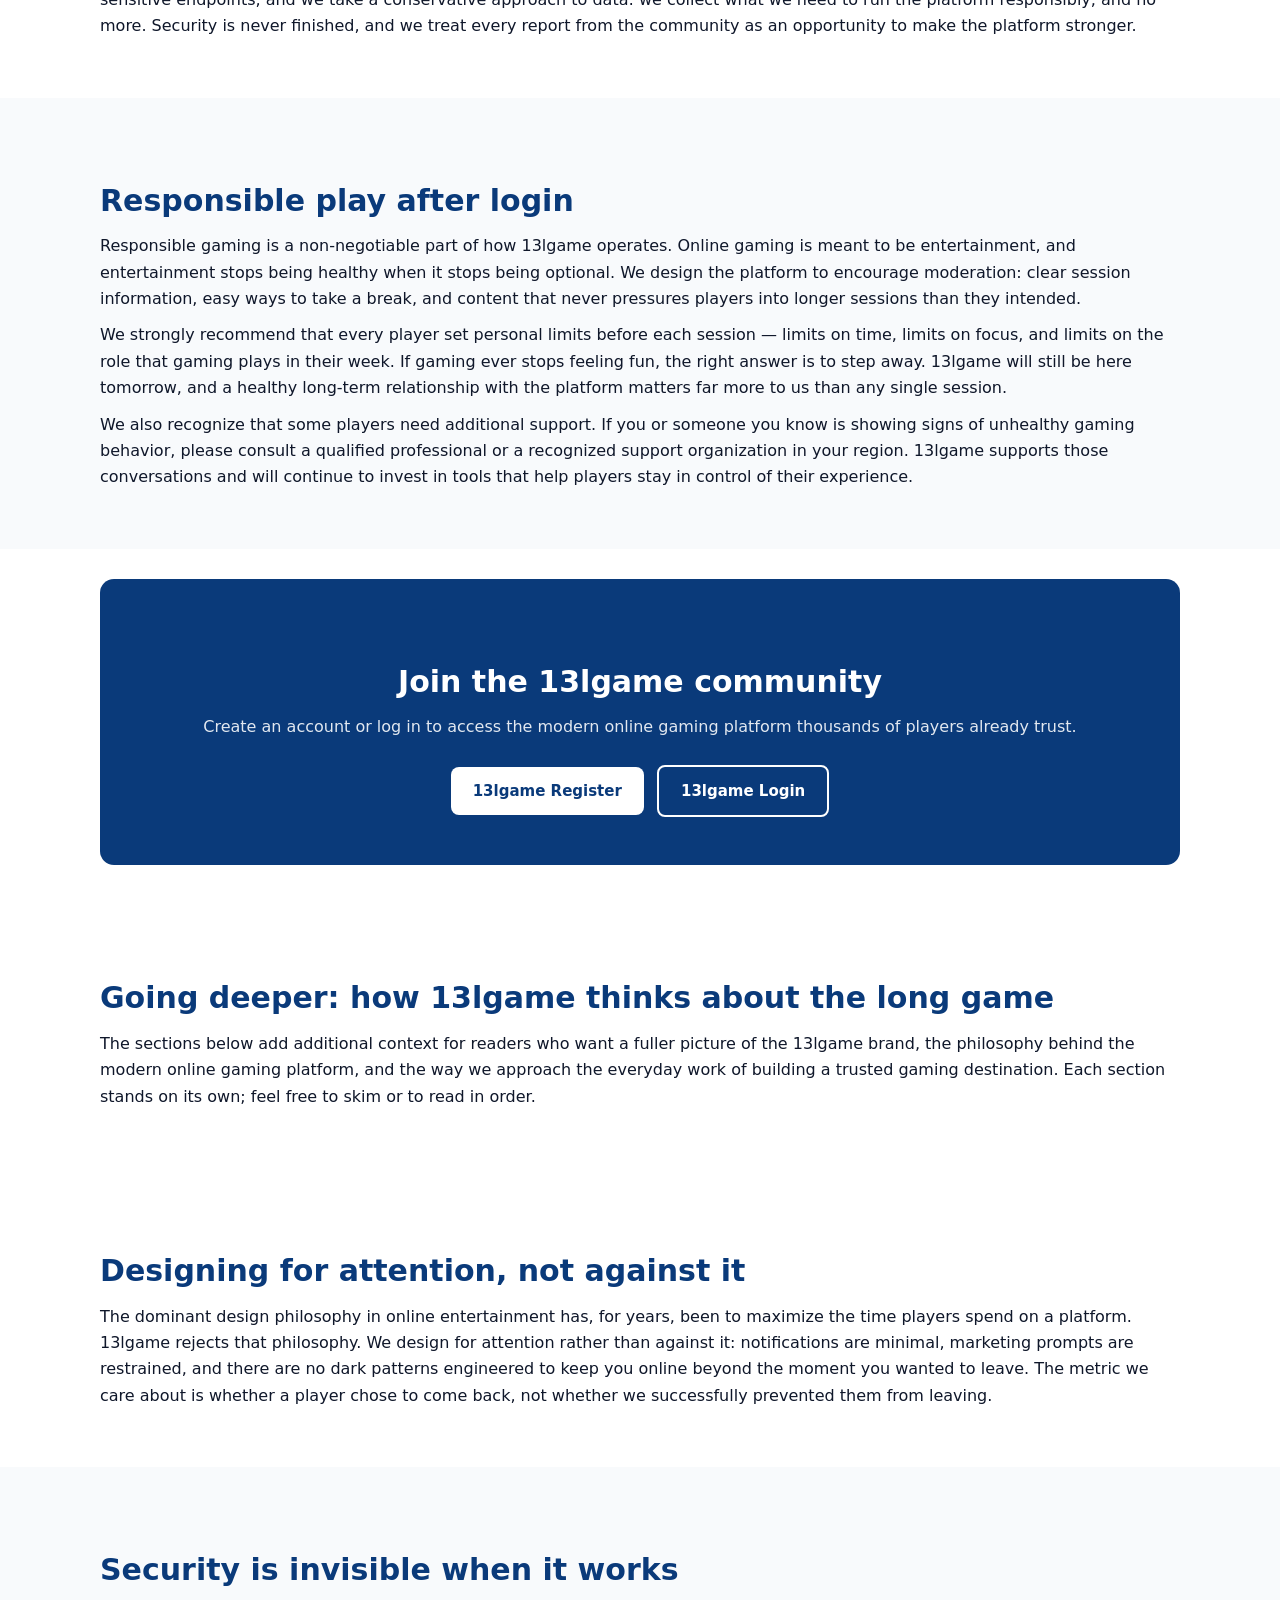
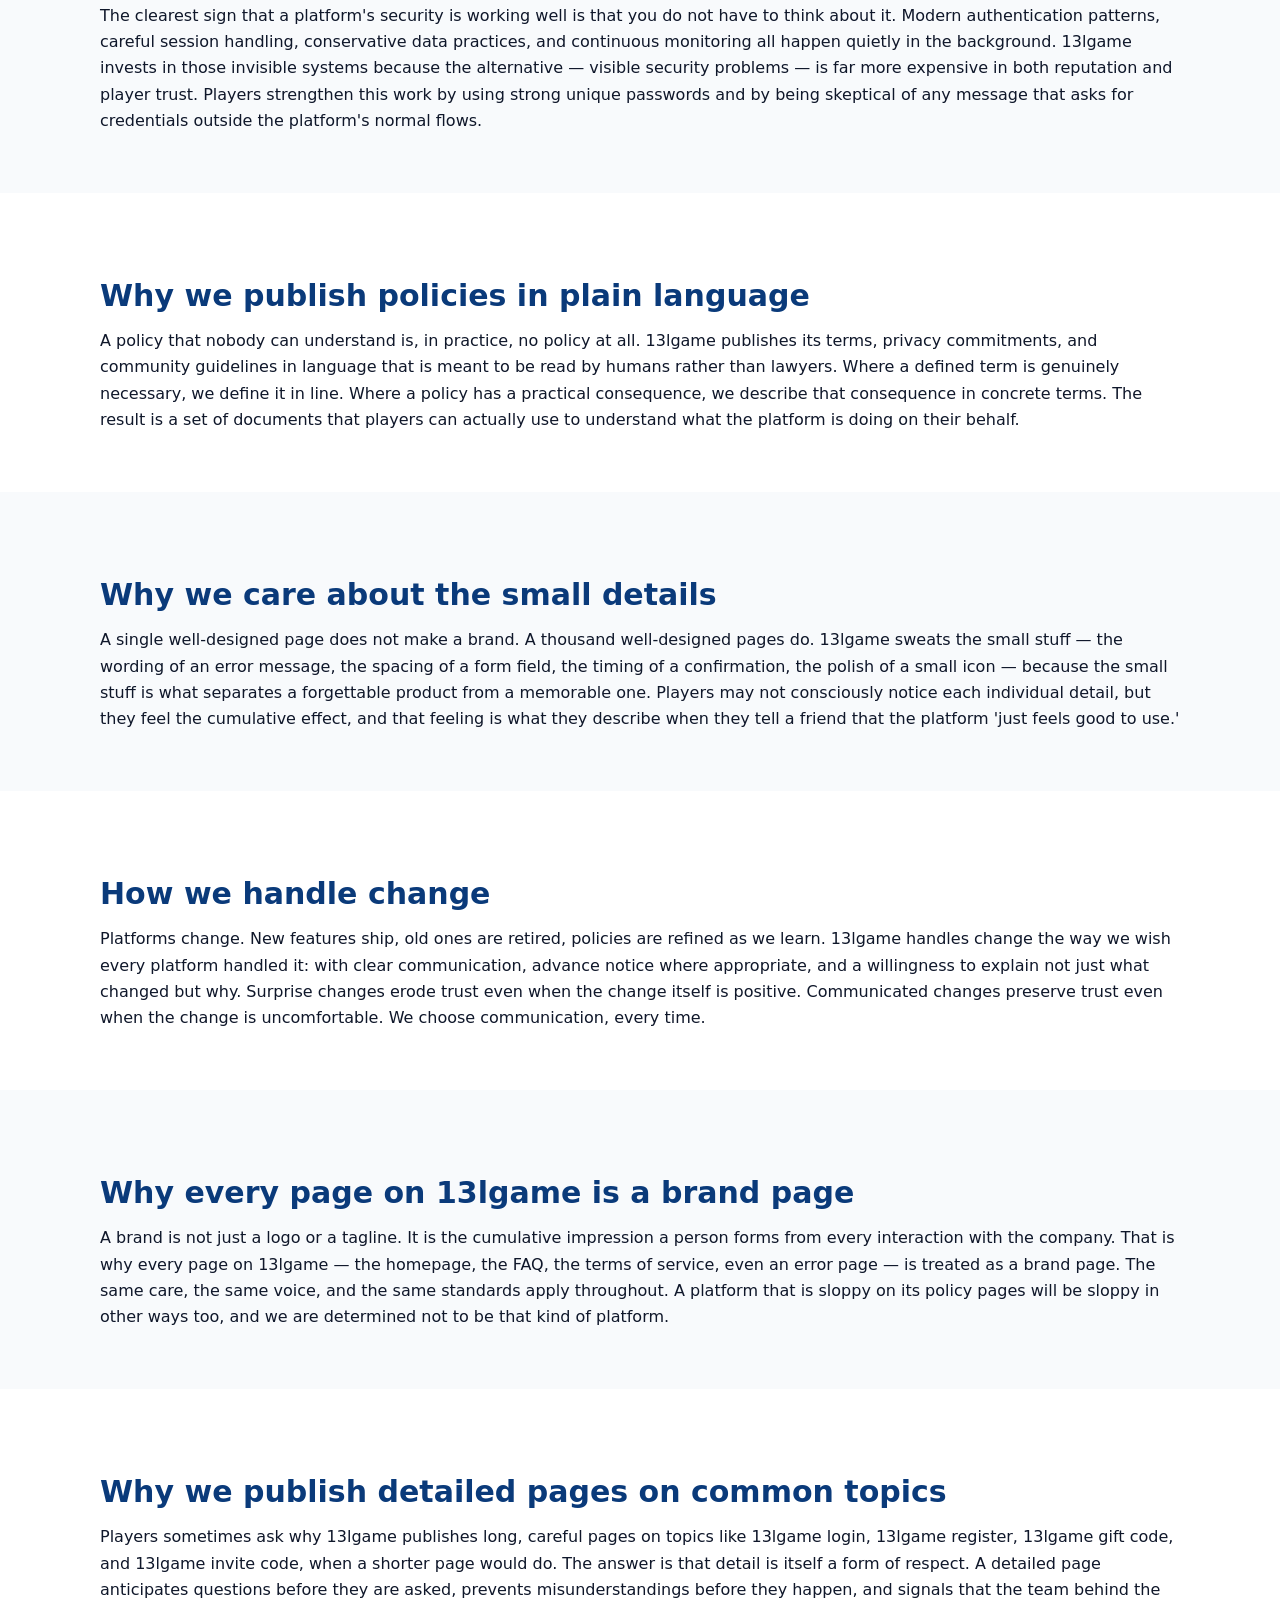
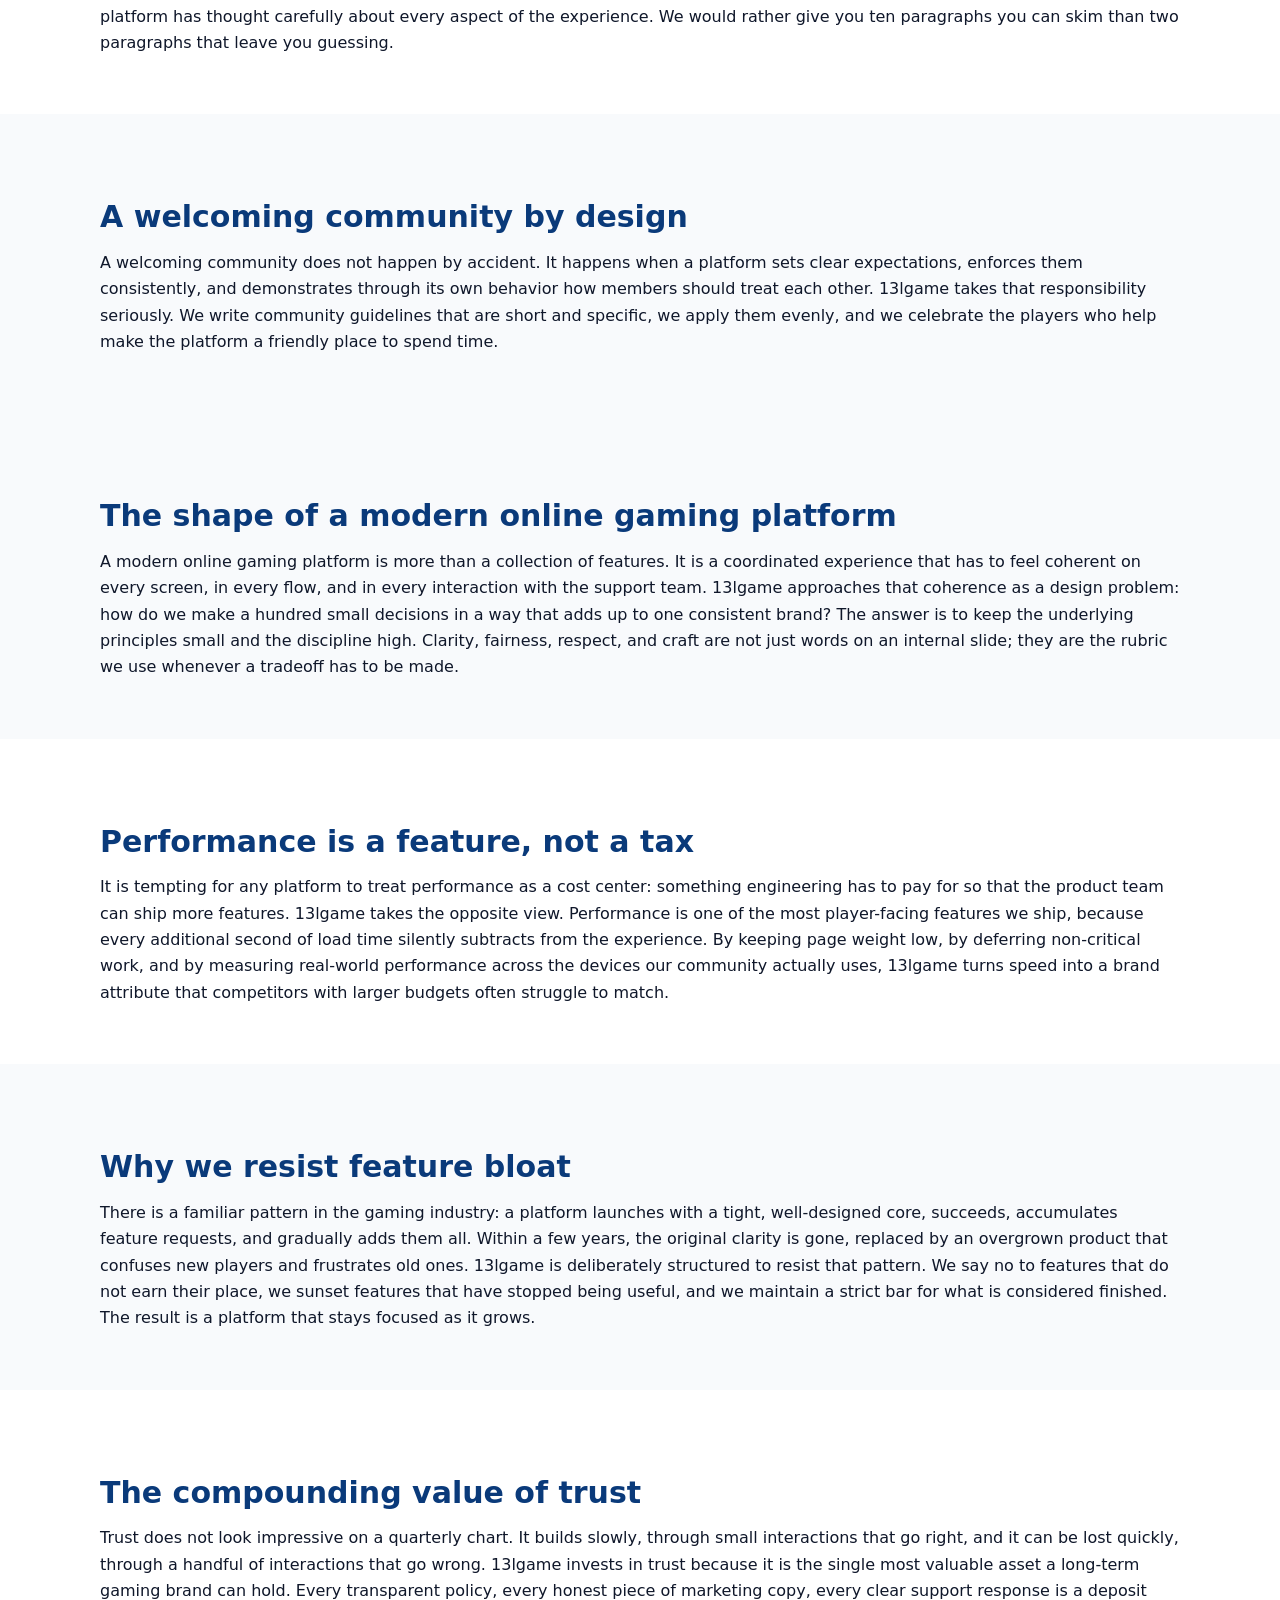
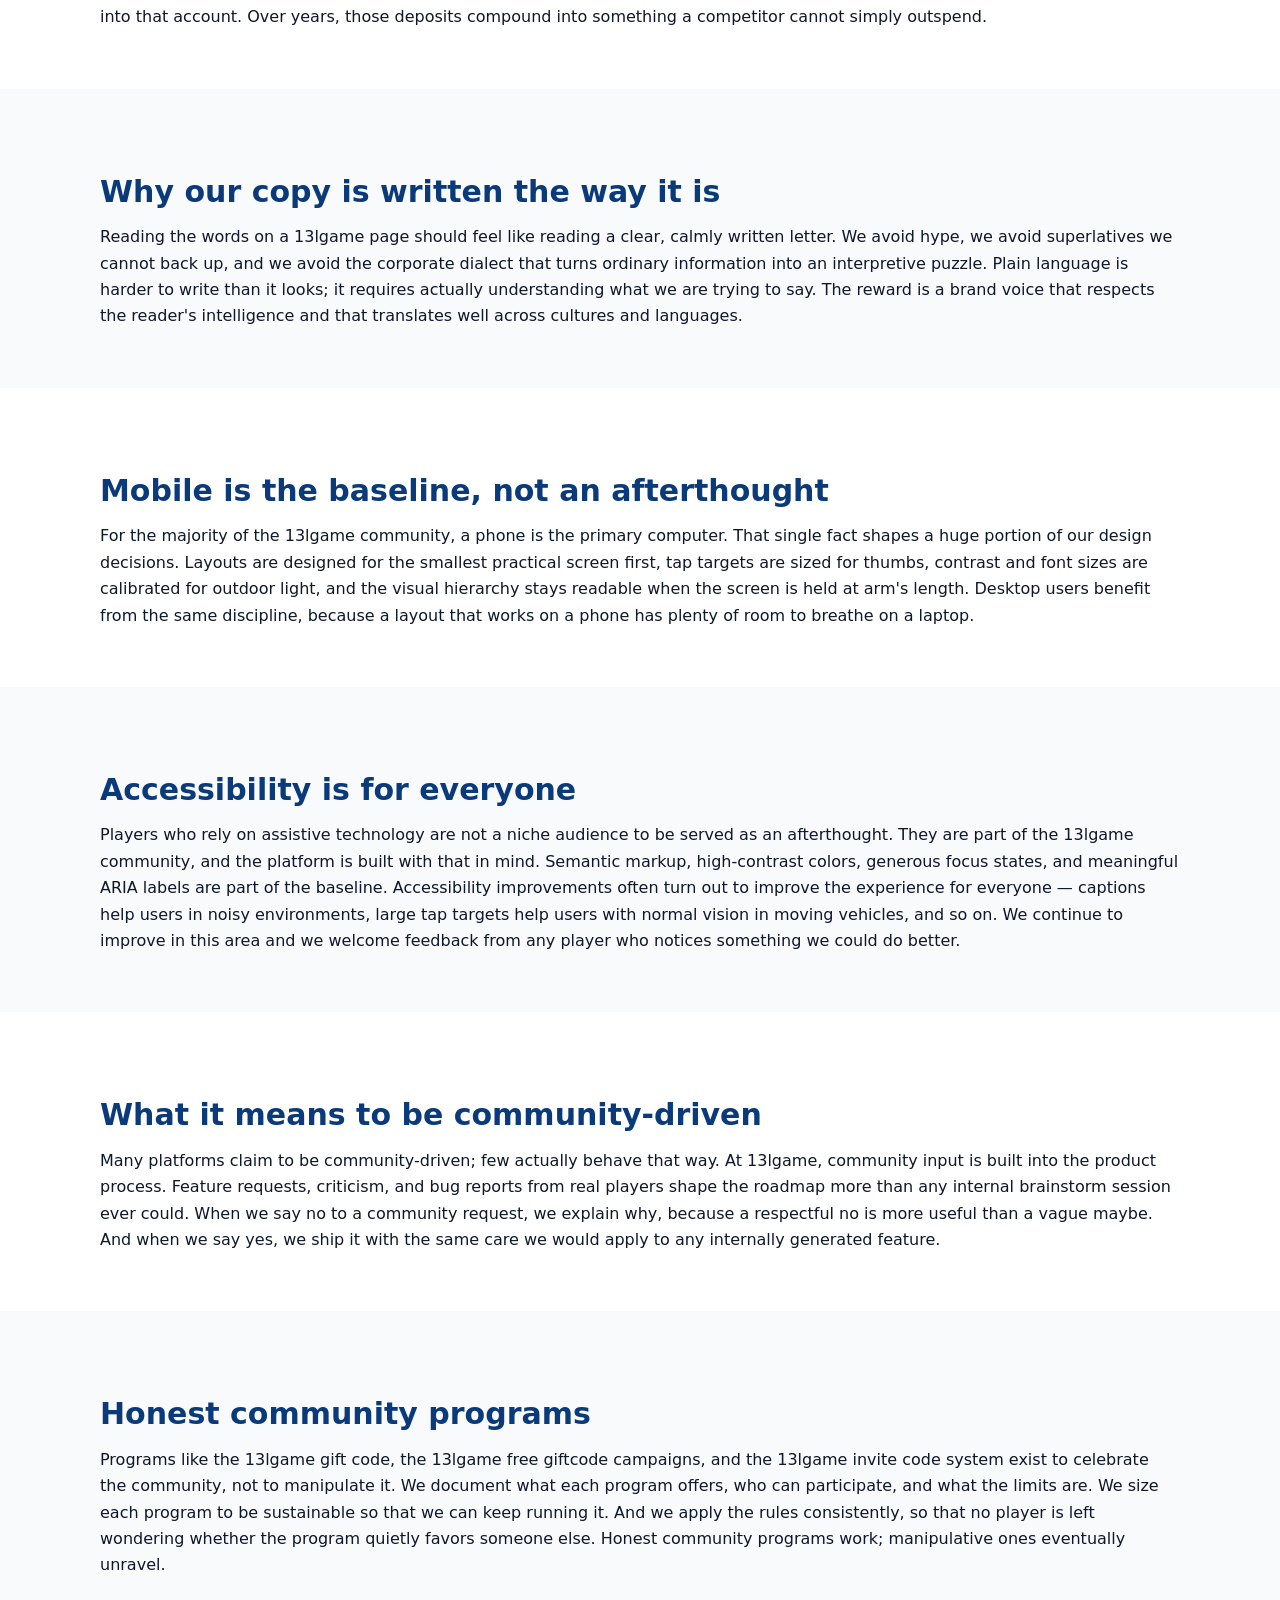
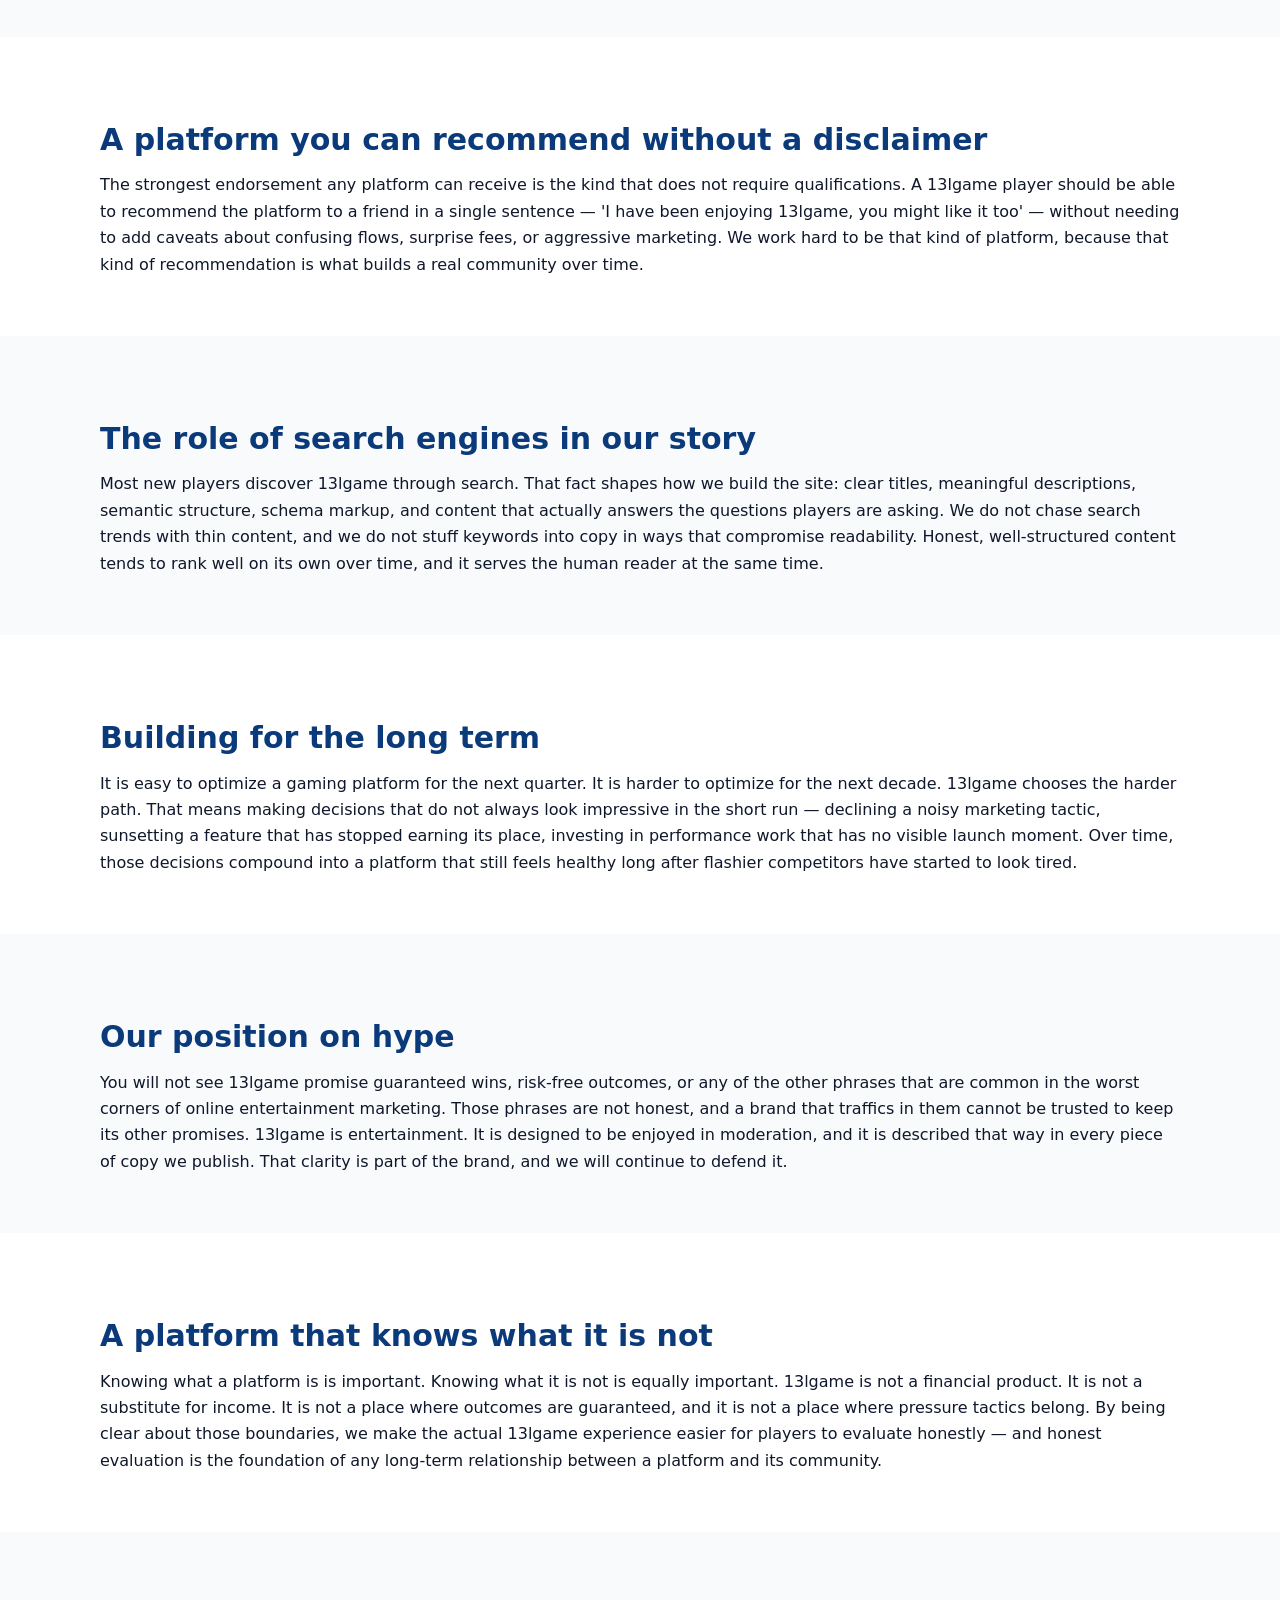
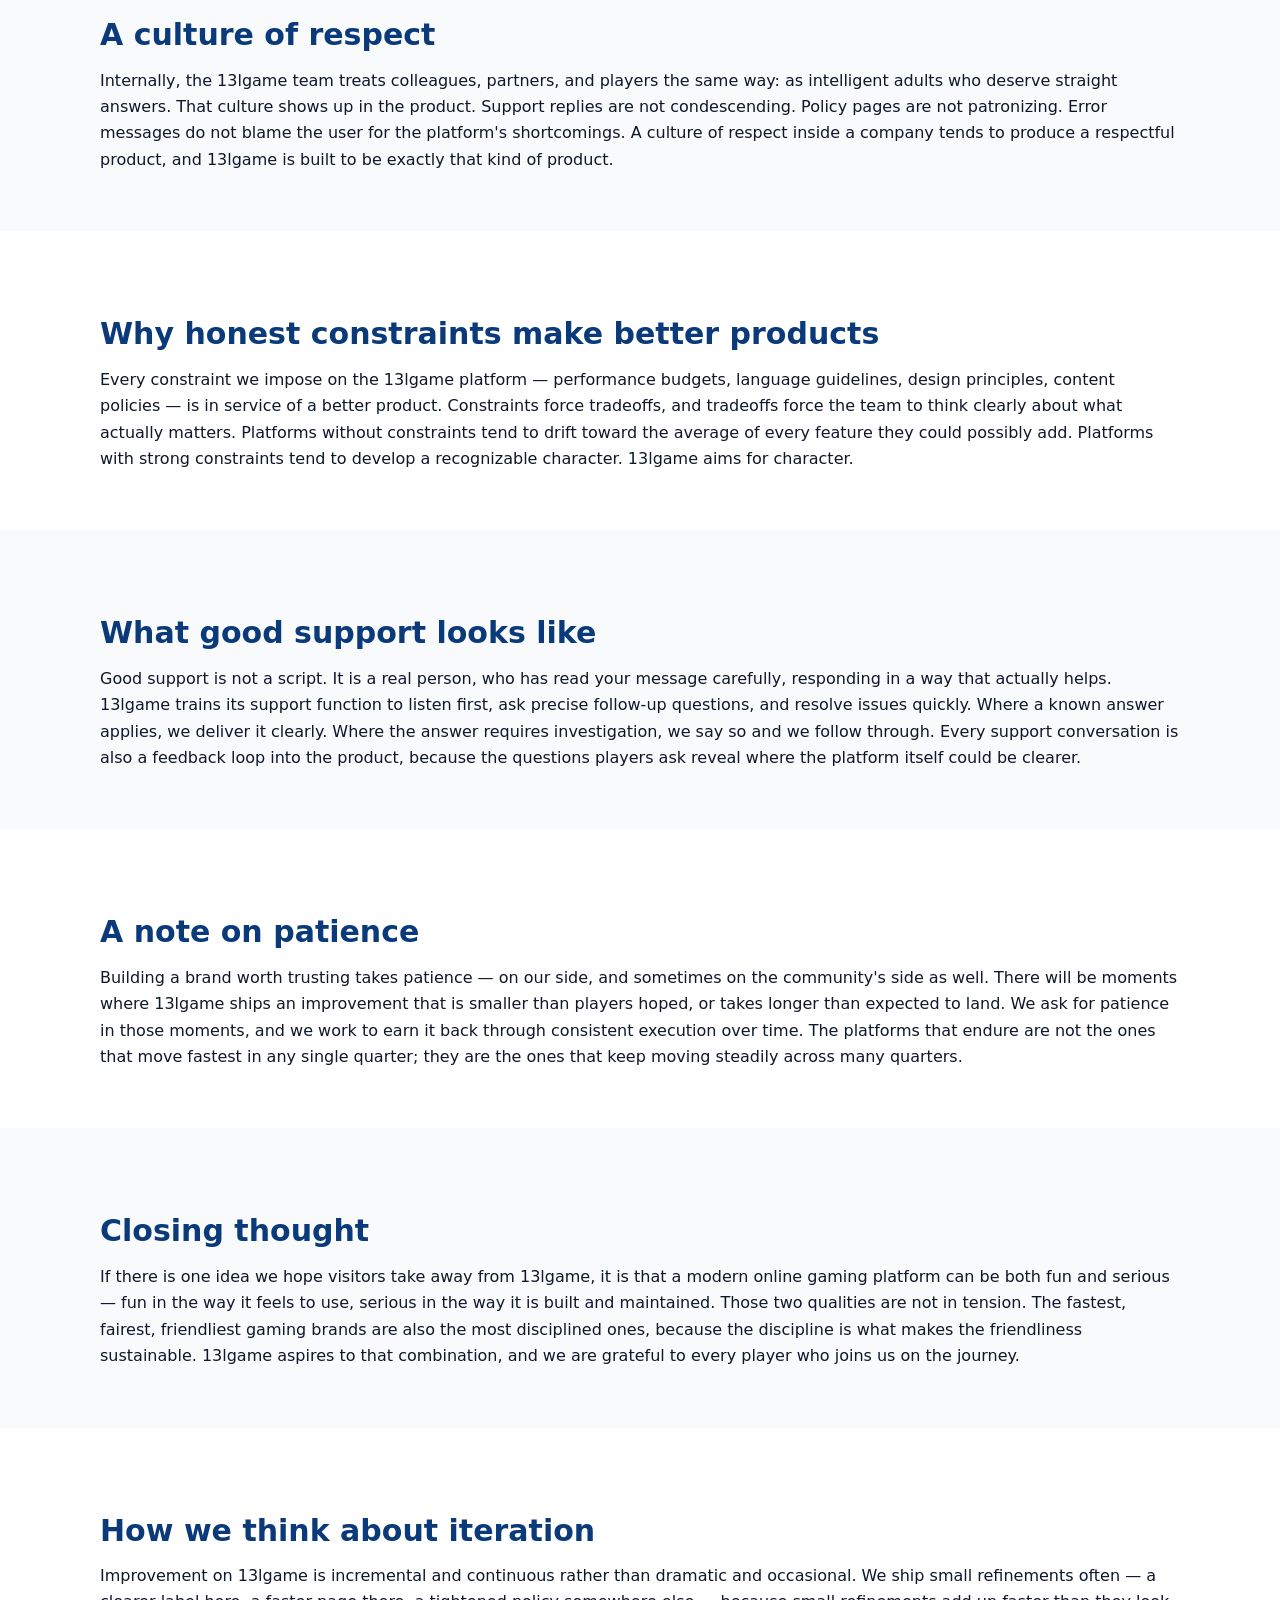
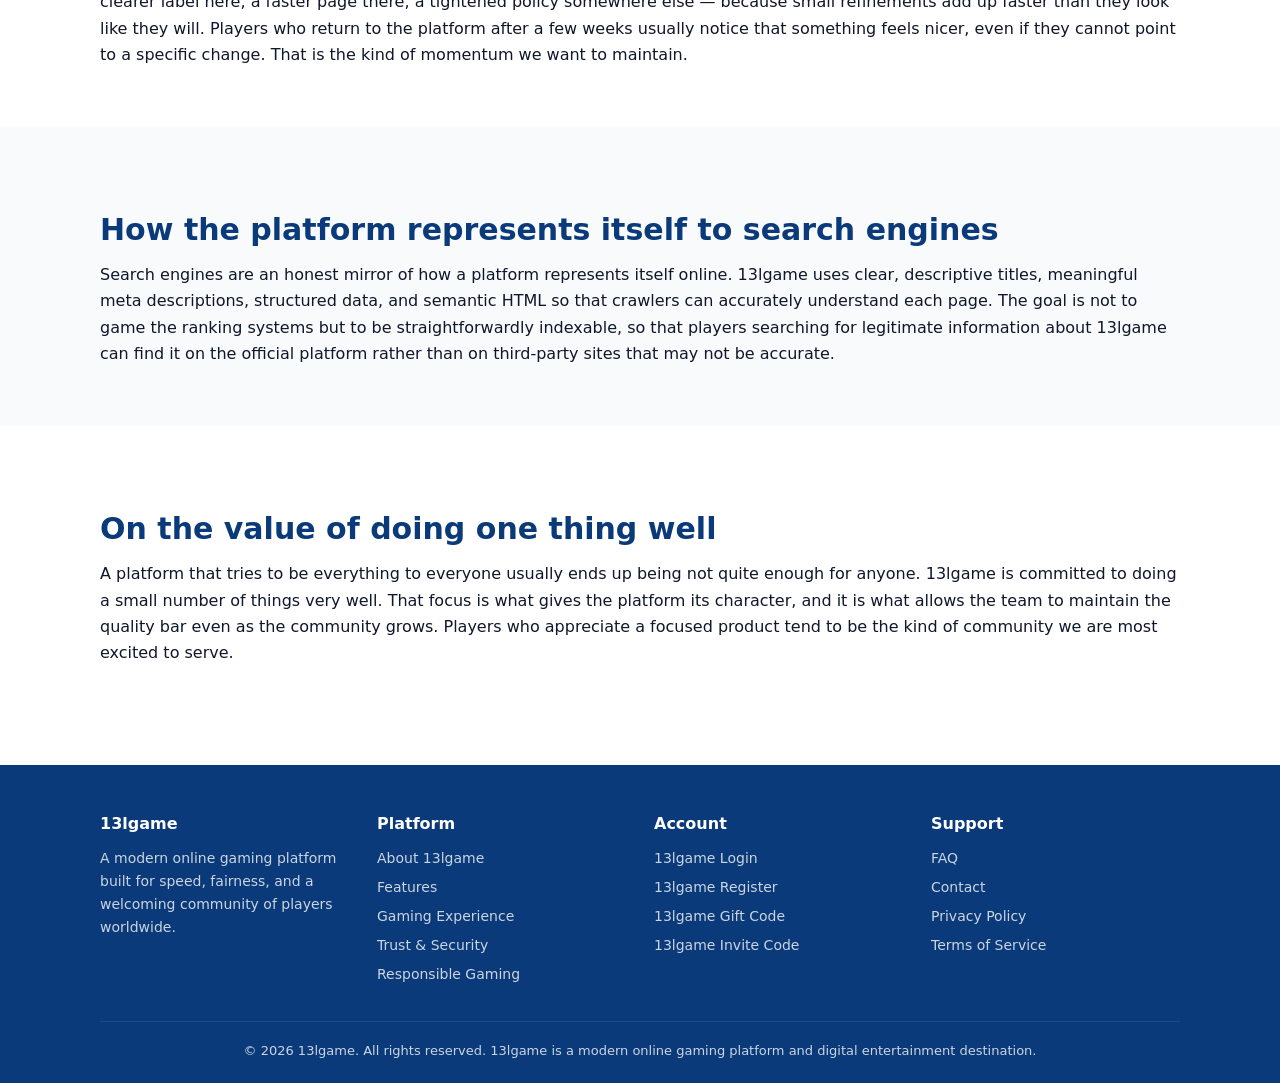
<file: login.html>
<!doctype html>
<html lang="en">
<head>
<meta charset="utf-8">
<meta name="viewport" content="width=device-width,initial-scale=1,viewport-fit=cover">
<title>13lgame Login — Access Your Account on the 13lgame Platform</title>
<meta name="description" content="13lgame login information. Learn how to access your account on the 13lgame modern online gaming platform safely, and what to do if you need account help.">
<meta name="keywords" content="13lgame login, 13lgame, 13lgame register, 13lgame account, online gaming platform login">
<meta name="author" content="13lgame">
<meta name="robots" content="index,follow,max-image-preview:large,max-snippet:-1">
<meta name="theme-color" content="#0a3a7a">
<link rel="canonical" href="https://13lgames.live/login.html">
<link rel="icon" type="image/svg+xml" href="/assets/favicon.svg">
<link rel="dns-prefetch" href="//13lgames.live">
<link rel="preconnect" href="https://13lgames.live" crossorigin>
<meta property="og:type" content="website">
<meta property="og:site_name" content="13lgame">
<meta property="og:title" content="13lgame Login — Access Your Account on the 13lgame Platform">
<meta property="og:description" content="13lgame login information. Learn how to access your account on the 13lgame modern online gaming platform safely, and what to do if you need account help.">
<meta property="og:url" content="https://13lgames.live/login.html">
<meta property="og:image" content="https://13lgames.live/assets/hero.svg">
<meta name="twitter:card" content="summary_large_image">
<meta name="twitter:title" content="13lgame Login — Access Your Account on the 13lgame Platform">
<meta name="twitter:description" content="13lgame login information. Learn how to access your account on the 13lgame modern online gaming platform safely, and what to do if you need account help.">
<meta name="twitter:image" content="https://13lgames.live/assets/hero.svg">
<link rel="stylesheet" href="/assets/styles.css">
<script type="application/ld+json">{"@context":"https://schema.org","@type":"Organization","name":"13lgame","url":"https://13lgames.live","logo":{"@type":"ImageObject","url":"https://13lgames.live/assets/logo.svg"},"sameAs":["https://13lgames.live"],"description":"13lgame is a modern online gaming platform offering a fast, fair, and community-driven digital entertainment experience."}</script>
<script type="application/ld+json">{"@context":"https://schema.org","@type":"WebSite","name":"13lgame","url":"https://13lgames.live","potentialAction":{"@type":"SearchAction","target":"https://13lgames.live/?q={query}","query-input":"required name=query"}}</script>
<script type="application/ld+json">{"@context":"https://schema.org","@type":"WebPage","name":"13lgame Login \u2014 Access Your Account on the 13lgame Platform","url":"https://13lgames.live/login.html","description":"13lgame login information. Learn how to access your account on the 13lgame modern online gaming platform safely, and what to do if you need account help.","inLanguage":"en","isPartOf":{"@type":"WebSite","name":"13lgame","url":"https://13lgames.live"}}</script>
</head>
<body>
<header class="site"><div class="container nav">
<a href="/" aria-label="13lgame home"><img class="logo" src="/assets/logo.svg" alt="13lgame logo" width="160" height="40"></a>
<nav aria-label="Primary"><ul>
<li><a href="/">Home</a></li>
<li><a href="/about.html">About</a></li>
<li><a href="/features.html">Features</a></li>
<li><a href="/login.html">Login</a></li>
<li><a href="/register.html">Register</a></li>
<li><a href="/giftcode.html">Gift Code</a></li>
<li><a href="/invite-code.html">Invite Code</a></li>
<li><a href="/faq.html">FAQ</a></li>
<li><a href="/contact.html">Contact</a></li>
</ul></nav></div></header>
<div class="container breadcrumb" aria-label="Breadcrumb"><a href="/">Home</a> &rsaquo; <a href="/login.html">13lgame Login</a></div>
<script type="application/ld+json">{"@context":"https://schema.org","@type":"BreadcrumbList","itemListElement":[{"@type":"ListItem","position":1,"name":"Home","item":"https://13lgames.live/"},{"@type":"ListItem","position":2,"name":"13lgame Login","item":"https://13lgames.live/login.html"}]}</script>
<section class='hero'><div class='container'><h1>13lgame login</h1><p class='lead'>This page explains the 13lgame login experience, how to keep your account secure, and what to do if you need help accessing the platform.</p></div></section><section><div class='container'><h2>About the 13lgame login experience</h2>
<p>13lgame login is the gateway back to your account on the 13lgame platform. We have designed the experience to feel quick on every return visit, with minimal friction and clear feedback when something needs your attention. A returning 13lgame player should feel that the platform recognizes their time and respects it.</p>
<p>When you visit the 13lgame login page, you will be prompted for the credentials you set up during 13lgame register. The form has been kept intentionally simple — there are no unnecessary fields, no surprise opt-ins, and no marketing modals between you and your account.</p>
<p>Behind the simple interface, the 13lgame login flow is supported by modern authentication practices, careful session handling, and rate limiting on sensitive endpoints. Players do not need to think about any of that, which is exactly the point: good security should be invisible during normal use.</p>
</div></section>
<section class='alt'><div class='container'><h2>How to keep your 13lgame account secure</h2>
<p>Use a strong, unique password for your 13lgame account. Re-using a password from another website is the single most common cause of account compromise online, and 13lgame is no exception. A password manager makes this easy, and we strongly recommend one.</p>
<p>Keep your recovery contact information up to date. If something ever goes wrong with your 13lgame login, the recovery flow depends on being able to reach you. A current email address is the difference between a five-minute recovery and a much longer support conversation.</p>
<p>Be skeptical of any message that claims to be from 13lgame and asks for your password, security code, or full account details. We will never ask for your password through email, chat, or social media. If a message looks suspicious, ignore it and report it through our official contact channel.</p>
</div></section>
<section><div class='container'><h2>Troubleshooting 13lgame login</h2>
<p>If you cannot remember your password, use the recovery flow linked from the 13lgame login page. Make sure to check your spam folder for recovery messages, and confirm that the email address on your account is the one you currently use.</p>
<p>If the 13lgame login page itself is unresponsive — for example, if it appears to be loading slowly — try refreshing the page or switching to a different connection. Most issues clear up immediately. If the problem persists, please reach out via our Contact page so the team can investigate.</p>
<p>If you believe your account has been accessed without your permission, contact 13lgame support right away. The faster we know, the faster we can help. Change your password from a device you trust, and review your recent account activity for anything unfamiliar.</p>
</div></section>
<section class='alt'><div class='container'><h2>Privacy during login</h2>
<p>13lgame respects the privacy of every player. We design our data handling around the principle of minimization: collect only what we need, keep it only as long as it is useful, and protect it with appropriate safeguards. Our full privacy policy explains exactly what information the platform processes and why, in language that is meant to be read by humans rather than lawyers.</p>
<p>We never sell player data. Information shared with 13lgame is used to operate the platform, to support our community programs such as the 13lgame gift code and 13lgame invite code systems, and to keep the service secure. Where we work with trusted service providers — for example, for infrastructure or analytics — we apply contractual and technical controls that hold them to the same standard we set for ourselves.</p>
<p>Players can contact us at any time with questions about their data. We treat those requests as a normal part of running a trustworthy platform, not as an exception. The faster we can resolve a privacy question, the more confident the community can be that 13lgame takes the topic seriously.</p>
</div></section>
<section><div class='container'><h2>Why 13lgame login is built the way it is</h2>
<p>Every design choice in the 13lgame login flow comes back to the same principle: respect for the player. We do not pad the flow with unnecessary steps to inflate engagement numbers. We do not interrupt the login process with cross-promotion. We do not collect information we do not need.</p>
<p>That discipline is part of why 13lgame can claim to be a trusted modern online gaming platform. Trust is built in the small interactions just as much as the big ones, and the 13lgame login page is one of the most frequent interactions a player will have with the brand. We treat it accordingly.</p>
</div></section>
<section class='alt'><div class='container'><h2>Related pages</h2>
<p>If you have not yet created an account, the <a href='/register.html'>13lgame register</a> page walks you through a short setup flow. If you are looking for information about the <a href='/giftcode.html'>13lgame gift code</a> program or the <a href='/invite-code.html'>13lgame invite code</a> system, dedicated pages cover those topics in detail. The <a href='/faq.html'>FAQ</a> page answers many common login-related questions, and the <a href='/contact.html'>Contact</a> page is the right place for direct support.</p>
</div></section>
<section><div class='container'><h2>Account safety as a shared responsibility</h2>
<p>Security on 13lgame is treated as an engineering discipline rather than a marketing checkbox. Authentication flows, session handling, and account recovery are built around proven patterns, and we continuously revisit them as best practices evolve. Players who use 13lgame login or 13lgame register can expect a system that prioritizes their account safety from the very first interaction.</p>
<p>We encourage every member of the community to use strong, unique passwords, to be cautious about phishing attempts that impersonate the 13lgame brand, and to keep their contact information up to date so that recovery is possible if something goes wrong. Our official channels are the only place to obtain a legitimate 13lgame gift code or 13lgame invite code — anything else should be treated with healthy skepticism.</p>
<p>Behind the scenes, 13lgame applies layered protections to the platform infrastructure. We monitor for unusual patterns, we rate-limit sensitive endpoints, and we take a conservative approach to data: we collect what we need to run the platform responsibly, and no more. Security is never finished, and we treat every report from the community as an opportunity to make the platform stronger.</p>
</div></section>
<section class='alt'><div class='container'><h2>Responsible play after login</h2>
<p>Responsible gaming is a non-negotiable part of how 13lgame operates. Online gaming is meant to be entertainment, and entertainment stops being healthy when it stops being optional. We design the platform to encourage moderation: clear session information, easy ways to take a break, and content that never pressures players into longer sessions than they intended.</p>
<p>We strongly recommend that every player set personal limits before each session — limits on time, limits on focus, and limits on the role that gaming plays in their week. If gaming ever stops feeling fun, the right answer is to step away. 13lgame will still be here tomorrow, and a healthy long-term relationship with the platform matters far more to us than any single session.</p>
<p>We also recognize that some players need additional support. If you or someone you know is showing signs of unhealthy gaming behavior, please consult a qualified professional or a recognized support organization in your region. 13lgame supports those conversations and will continue to invest in tools that help players stay in control of their experience.</p>
</div></section>
<div class='container'><div class='cta'>
<h2>Join the 13lgame community</h2>
<p>Create an account or log in to access the modern online gaming platform thousands of players already trust.</p>
<a class='btn' href='/register.html'>13lgame Register</a> <a class='btn outline' href='/login.html' style='background:transparent;border:2px solid #fff;color:#fff;margin-left:8px'>13lgame Login</a>
</div></div>
<section><div class='container'><h2>Going deeper: how 13lgame thinks about the long game</h2><p>The sections below add additional context for readers who want a fuller picture of the 13lgame brand, the philosophy behind the modern online gaming platform, and the way we approach the everyday work of building a trusted gaming destination. Each section stands on its own; feel free to skim or to read in order.</p></div></section>
<section><div class='container'><h2>Designing for attention, not against it</h2>
<p>The dominant design philosophy in online entertainment has, for years, been to maximize the time players spend on a platform. 13lgame rejects that philosophy. We design for attention rather than against it: notifications are minimal, marketing prompts are restrained, and there are no dark patterns engineered to keep you online beyond the moment you wanted to leave. The metric we care about is whether a player chose to come back, not whether we successfully prevented them from leaving.</p>
</div></section>
<section class='alt'><div class='container'><h2>Security is invisible when it works</h2>
<p>The clearest sign that a platform's security is working well is that you do not have to think about it. Modern authentication patterns, careful session handling, conservative data practices, and continuous monitoring all happen quietly in the background. 13lgame invests in those invisible systems because the alternative — visible security problems — is far more expensive in both reputation and player trust. Players strengthen this work by using strong unique passwords and by being skeptical of any message that asks for credentials outside the platform's normal flows.</p>
</div></section>
<section><div class='container'><h2>Why we publish policies in plain language</h2>
<p>A policy that nobody can understand is, in practice, no policy at all. 13lgame publishes its terms, privacy commitments, and community guidelines in language that is meant to be read by humans rather than lawyers. Where a defined term is genuinely necessary, we define it in line. Where a policy has a practical consequence, we describe that consequence in concrete terms. The result is a set of documents that players can actually use to understand what the platform is doing on their behalf.</p>
</div></section>
<section class='alt'><div class='container'><h2>Why we care about the small details</h2>
<p>A single well-designed page does not make a brand. A thousand well-designed pages do. 13lgame sweats the small stuff — the wording of an error message, the spacing of a form field, the timing of a confirmation, the polish of a small icon — because the small stuff is what separates a forgettable product from a memorable one. Players may not consciously notice each individual detail, but they feel the cumulative effect, and that feeling is what they describe when they tell a friend that the platform 'just feels good to use.'</p>
</div></section>
<section><div class='container'><h2>How we handle change</h2>
<p>Platforms change. New features ship, old ones are retired, policies are refined as we learn. 13lgame handles change the way we wish every platform handled it: with clear communication, advance notice where appropriate, and a willingness to explain not just what changed but why. Surprise changes erode trust even when the change itself is positive. Communicated changes preserve trust even when the change is uncomfortable. We choose communication, every time.</p>
</div></section>
<section class='alt'><div class='container'><h2>Why every page on 13lgame is a brand page</h2>
<p>A brand is not just a logo or a tagline. It is the cumulative impression a person forms from every interaction with the company. That is why every page on 13lgame — the homepage, the FAQ, the terms of service, even an error page — is treated as a brand page. The same care, the same voice, and the same standards apply throughout. A platform that is sloppy on its policy pages will be sloppy in other ways too, and we are determined not to be that kind of platform.</p>
</div></section>
<section><div class='container'><h2>Why we publish detailed pages on common topics</h2>
<p>Players sometimes ask why 13lgame publishes long, careful pages on topics like 13lgame login, 13lgame register, 13lgame gift code, and 13lgame invite code, when a shorter page would do. The answer is that detail is itself a form of respect. A detailed page anticipates questions before they are asked, prevents misunderstandings before they happen, and signals that the team behind the platform has thought carefully about every aspect of the experience. We would rather give you ten paragraphs you can skim than two paragraphs that leave you guessing.</p>
</div></section>
<section class='alt'><div class='container'><h2>A welcoming community by design</h2>
<p>A welcoming community does not happen by accident. It happens when a platform sets clear expectations, enforces them consistently, and demonstrates through its own behavior how members should treat each other. 13lgame takes that responsibility seriously. We write community guidelines that are short and specific, we apply them evenly, and we celebrate the players who help make the platform a friendly place to spend time.</p>
</div></section>
<section class='alt'><div class='container'><h2>The shape of a modern online gaming platform</h2><p>A modern online gaming platform is more than a collection of features. It is a coordinated experience that has to feel coherent on every screen, in every flow, and in every interaction with the support team. 13lgame approaches that coherence as a design problem: how do we make a hundred small decisions in a way that adds up to one consistent brand? The answer is to keep the underlying principles small and the discipline high. Clarity, fairness, respect, and craft are not just words on an internal slide; they are the rubric we use whenever a tradeoff has to be made.</p></div></section>
<section><div class='container'><h2>Performance is a feature, not a tax</h2><p>It is tempting for any platform to treat performance as a cost center: something engineering has to pay for so that the product team can ship more features. 13lgame takes the opposite view. Performance is one of the most player-facing features we ship, because every additional second of load time silently subtracts from the experience. By keeping page weight low, by deferring non-critical work, and by measuring real-world performance across the devices our community actually uses, 13lgame turns speed into a brand attribute that competitors with larger budgets often struggle to match.</p></div></section>
<section class='alt'><div class='container'><h2>Why we resist feature bloat</h2><p>There is a familiar pattern in the gaming industry: a platform launches with a tight, well-designed core, succeeds, accumulates feature requests, and gradually adds them all. Within a few years, the original clarity is gone, replaced by an overgrown product that confuses new players and frustrates old ones. 13lgame is deliberately structured to resist that pattern. We say no to features that do not earn their place, we sunset features that have stopped being useful, and we maintain a strict bar for what is considered finished. The result is a platform that stays focused as it grows.</p></div></section>
<section><div class='container'><h2>The compounding value of trust</h2><p>Trust does not look impressive on a quarterly chart. It builds slowly, through small interactions that go right, and it can be lost quickly, through a handful of interactions that go wrong. 13lgame invests in trust because it is the single most valuable asset a long-term gaming brand can hold. Every transparent policy, every honest piece of marketing copy, every clear support response is a deposit into that account. Over years, those deposits compound into something a competitor cannot simply outspend.</p></div></section>
<section class='alt'><div class='container'><h2>Why our copy is written the way it is</h2><p>Reading the words on a 13lgame page should feel like reading a clear, calmly written letter. We avoid hype, we avoid superlatives we cannot back up, and we avoid the corporate dialect that turns ordinary information into an interpretive puzzle. Plain language is harder to write than it looks; it requires actually understanding what we are trying to say. The reward is a brand voice that respects the reader's intelligence and that translates well across cultures and languages.</p></div></section>
<section><div class='container'><h2>Mobile is the baseline, not an afterthought</h2><p>For the majority of the 13lgame community, a phone is the primary computer. That single fact shapes a huge portion of our design decisions. Layouts are designed for the smallest practical screen first, tap targets are sized for thumbs, contrast and font sizes are calibrated for outdoor light, and the visual hierarchy stays readable when the screen is held at arm's length. Desktop users benefit from the same discipline, because a layout that works on a phone has plenty of room to breathe on a laptop.</p></div></section>
<section class='alt'><div class='container'><h2>Accessibility is for everyone</h2><p>Players who rely on assistive technology are not a niche audience to be served as an afterthought. They are part of the 13lgame community, and the platform is built with that in mind. Semantic markup, high-contrast colors, generous focus states, and meaningful ARIA labels are part of the baseline. Accessibility improvements often turn out to improve the experience for everyone — captions help users in noisy environments, large tap targets help users with normal vision in moving vehicles, and so on. We continue to improve in this area and we welcome feedback from any player who notices something we could do better.</p></div></section>
<section><div class='container'><h2>What it means to be community-driven</h2><p>Many platforms claim to be community-driven; few actually behave that way. At 13lgame, community input is built into the product process. Feature requests, criticism, and bug reports from real players shape the roadmap more than any internal brainstorm session ever could. When we say no to a community request, we explain why, because a respectful no is more useful than a vague maybe. And when we say yes, we ship it with the same care we would apply to any internally generated feature.</p></div></section>
<section class='alt'><div class='container'><h2>Honest community programs</h2><p>Programs like the 13lgame gift code, the 13lgame free giftcode campaigns, and the 13lgame invite code system exist to celebrate the community, not to manipulate it. We document what each program offers, who can participate, and what the limits are. We size each program to be sustainable so that we can keep running it. And we apply the rules consistently, so that no player is left wondering whether the program quietly favors someone else. Honest community programs work; manipulative ones eventually unravel.</p></div></section>
<section><div class='container'><h2>A platform you can recommend without a disclaimer</h2><p>The strongest endorsement any platform can receive is the kind that does not require qualifications. A 13lgame player should be able to recommend the platform to a friend in a single sentence — 'I have been enjoying 13lgame, you might like it too' — without needing to add caveats about confusing flows, surprise fees, or aggressive marketing. We work hard to be that kind of platform, because that kind of recommendation is what builds a real community over time.</p></div></section>
<section class='alt'><div class='container'><h2>The role of search engines in our story</h2><p>Most new players discover 13lgame through search. That fact shapes how we build the site: clear titles, meaningful descriptions, semantic structure, schema markup, and content that actually answers the questions players are asking. We do not chase search trends with thin content, and we do not stuff keywords into copy in ways that compromise readability. Honest, well-structured content tends to rank well on its own over time, and it serves the human reader at the same time.</p></div></section>
<section><div class='container'><h2>Building for the long term</h2><p>It is easy to optimize a gaming platform for the next quarter. It is harder to optimize for the next decade. 13lgame chooses the harder path. That means making decisions that do not always look impressive in the short run — declining a noisy marketing tactic, sunsetting a feature that has stopped earning its place, investing in performance work that has no visible launch moment. Over time, those decisions compound into a platform that still feels healthy long after flashier competitors have started to look tired.</p></div></section>
<section class='alt'><div class='container'><h2>Our position on hype</h2><p>You will not see 13lgame promise guaranteed wins, risk-free outcomes, or any of the other phrases that are common in the worst corners of online entertainment marketing. Those phrases are not honest, and a brand that traffics in them cannot be trusted to keep its other promises. 13lgame is entertainment. It is designed to be enjoyed in moderation, and it is described that way in every piece of copy we publish. That clarity is part of the brand, and we will continue to defend it.</p></div></section>
<section><div class='container'><h2>A platform that knows what it is not</h2><p>Knowing what a platform is is important. Knowing what it is not is equally important. 13lgame is not a financial product. It is not a substitute for income. It is not a place where outcomes are guaranteed, and it is not a place where pressure tactics belong. By being clear about those boundaries, we make the actual 13lgame experience easier for players to evaluate honestly — and honest evaluation is the foundation of any long-term relationship between a platform and its community.</p></div></section>
<section class='alt'><div class='container'><h2>A culture of respect</h2><p>Internally, the 13lgame team treats colleagues, partners, and players the same way: as intelligent adults who deserve straight answers. That culture shows up in the product. Support replies are not condescending. Policy pages are not patronizing. Error messages do not blame the user for the platform's shortcomings. A culture of respect inside a company tends to produce a respectful product, and 13lgame is built to be exactly that kind of product.</p></div></section>
<section><div class='container'><h2>Why honest constraints make better products</h2><p>Every constraint we impose on the 13lgame platform — performance budgets, language guidelines, design principles, content policies — is in service of a better product. Constraints force tradeoffs, and tradeoffs force the team to think clearly about what actually matters. Platforms without constraints tend to drift toward the average of every feature they could possibly add. Platforms with strong constraints tend to develop a recognizable character. 13lgame aims for character.</p></div></section>
<section class='alt'><div class='container'><h2>What good support looks like</h2><p>Good support is not a script. It is a real person, who has read your message carefully, responding in a way that actually helps. 13lgame trains its support function to listen first, ask precise follow-up questions, and resolve issues quickly. Where a known answer applies, we deliver it clearly. Where the answer requires investigation, we say so and we follow through. Every support conversation is also a feedback loop into the product, because the questions players ask reveal where the platform itself could be clearer.</p></div></section>
<section><div class='container'><h2>A note on patience</h2><p>Building a brand worth trusting takes patience — on our side, and sometimes on the community's side as well. There will be moments where 13lgame ships an improvement that is smaller than players hoped, or takes longer than expected to land. We ask for patience in those moments, and we work to earn it back through consistent execution over time. The platforms that endure are not the ones that move fastest in any single quarter; they are the ones that keep moving steadily across many quarters.</p></div></section>
<section class='alt'><div class='container'><h2>Closing thought</h2><p>If there is one idea we hope visitors take away from 13lgame, it is that a modern online gaming platform can be both fun and serious — fun in the way it feels to use, serious in the way it is built and maintained. Those two qualities are not in tension. The fastest, fairest, friendliest gaming brands are also the most disciplined ones, because the discipline is what makes the friendliness sustainable. 13lgame aspires to that combination, and we are grateful to every player who joins us on the journey.</p></div></section>
<section><div class='container'><h2>How we think about iteration</h2><p>Improvement on 13lgame is incremental and continuous rather than dramatic and occasional. We ship small refinements often — a clearer label here, a faster page there, a tightened policy somewhere else — because small refinements add up faster than they look like they will. Players who return to the platform after a few weeks usually notice that something feels nicer, even if they cannot point to a specific change. That is the kind of momentum we want to maintain.</p></div></section>
<section class='alt'><div class='container'><h2>How the platform represents itself to search engines</h2><p>Search engines are an honest mirror of how a platform represents itself online. 13lgame uses clear, descriptive titles, meaningful meta descriptions, structured data, and semantic HTML so that crawlers can accurately understand each page. The goal is not to game the ranking systems but to be straightforwardly indexable, so that players searching for legitimate information about 13lgame can find it on the official platform rather than on third-party sites that may not be accurate.</p></div></section>
<section><div class='container'><h2>On the value of doing one thing well</h2><p>A platform that tries to be everything to everyone usually ends up being not quite enough for anyone. 13lgame is committed to doing a small number of things very well. That focus is what gives the platform its character, and it is what allows the team to maintain the quality bar even as the community grows. Players who appreciate a focused product tend to be the kind of community we are most excited to serve.</p></div></section>
<footer class="site"><div class="container">
<div class="foot-grid">
<div><h4>13lgame</h4><p style="font-size:14px;color:#cbd5e1">A modern online gaming platform built for speed, fairness, and a welcoming community of players worldwide.</p></div>
<div><h4>Platform</h4><ul>
<li><a href="/about.html">About 13lgame</a></li>
<li><a href="/features.html">Features</a></li>
<li><a href="/gaming-experience.html">Gaming Experience</a></li>
<li><a href="/trust-security.html">Trust &amp; Security</a></li>
<li><a href="/responsible-gaming.html">Responsible Gaming</a></li>
</ul></div>
<div><h4>Account</h4><ul>
<li><a href="/login.html">13lgame Login</a></li>
<li><a href="/register.html">13lgame Register</a></li>
<li><a href="/giftcode.html">13lgame Gift Code</a></li>
<li><a href="/invite-code.html">13lgame Invite Code</a></li>
</ul></div>
<div><h4>Support</h4><ul>
<li><a href="/faq.html">FAQ</a></li>
<li><a href="/contact.html">Contact</a></li>
<li><a href="/privacy.html">Privacy Policy</a></li>
<li><a href="/terms.html">Terms of Service</a></li>
</ul></div>
</div>
<div class="foot-bottom">&copy; <span id="year">2026</span> 13lgame. All rights reserved. 13lgame is a modern online gaming platform and digital entertainment destination.</div>
</div></footer>
<script src="/assets/script.js" defer></script>
</body></html>
</file>
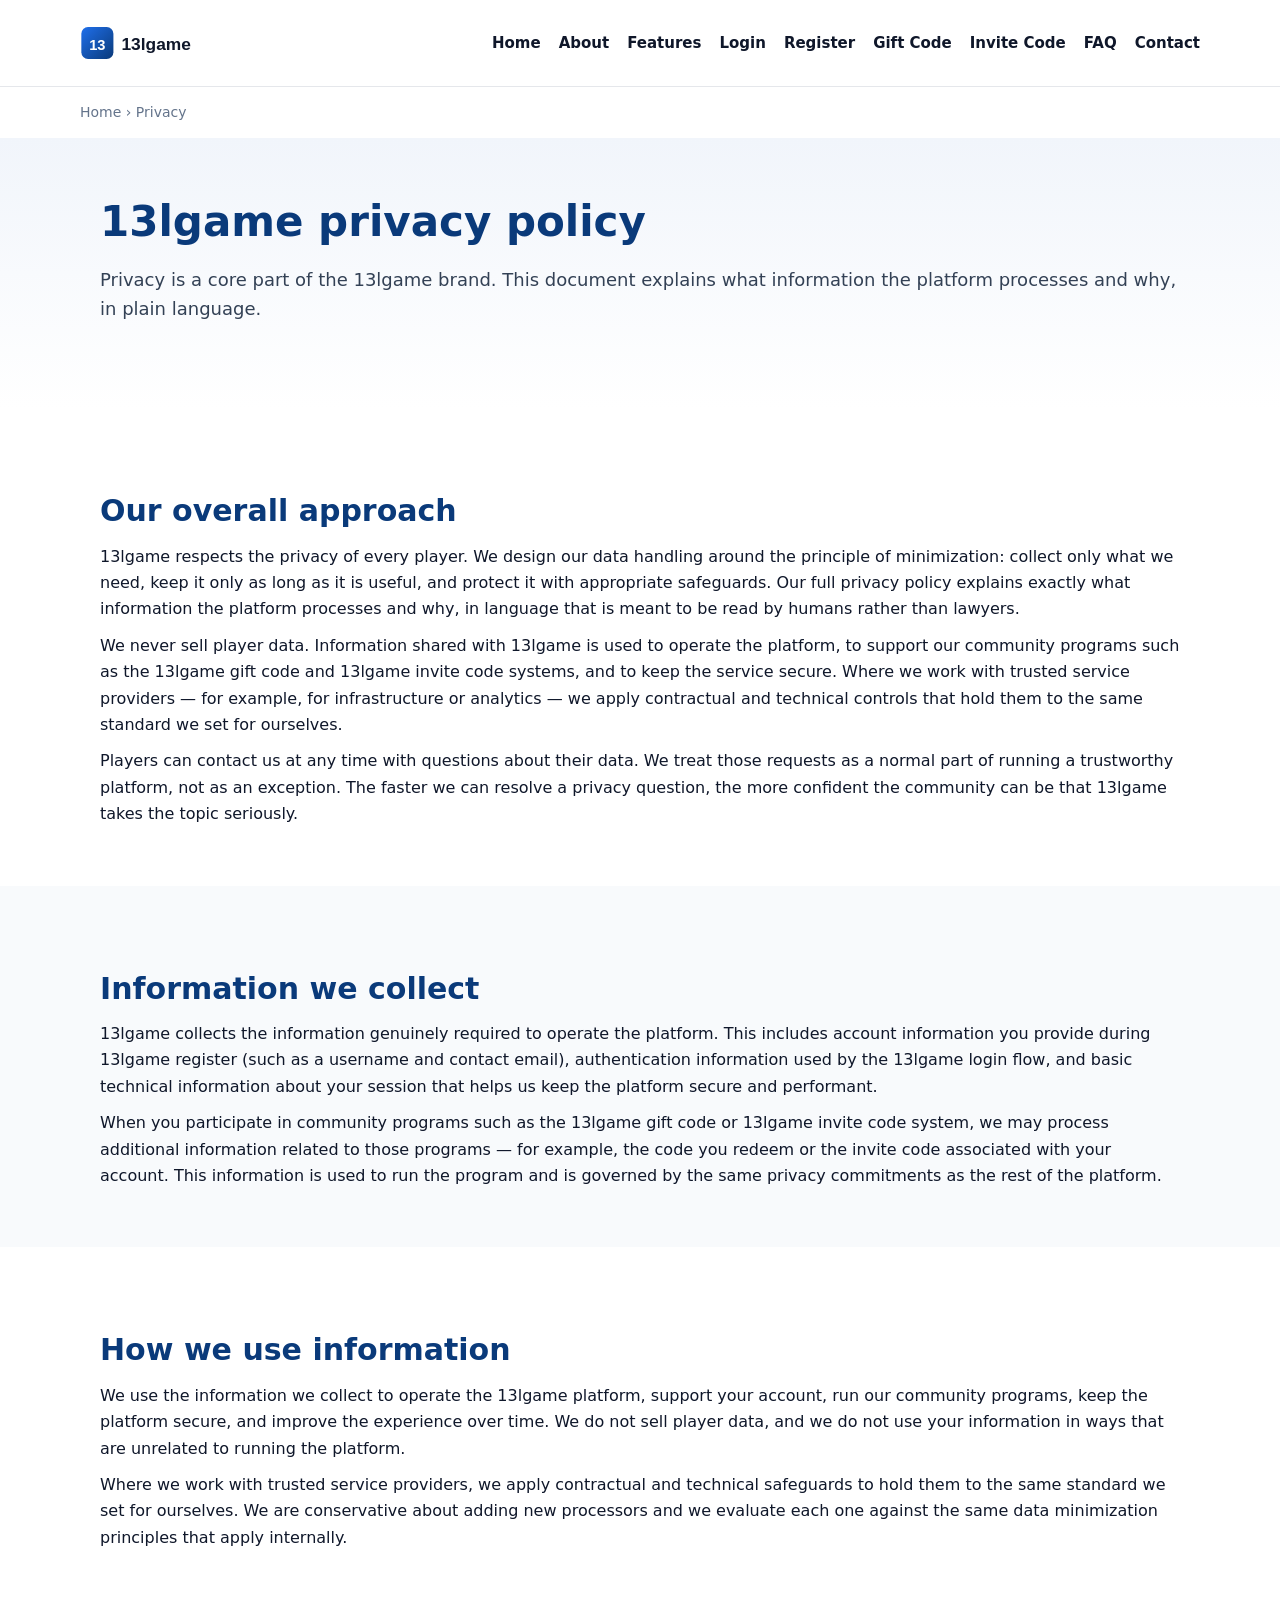
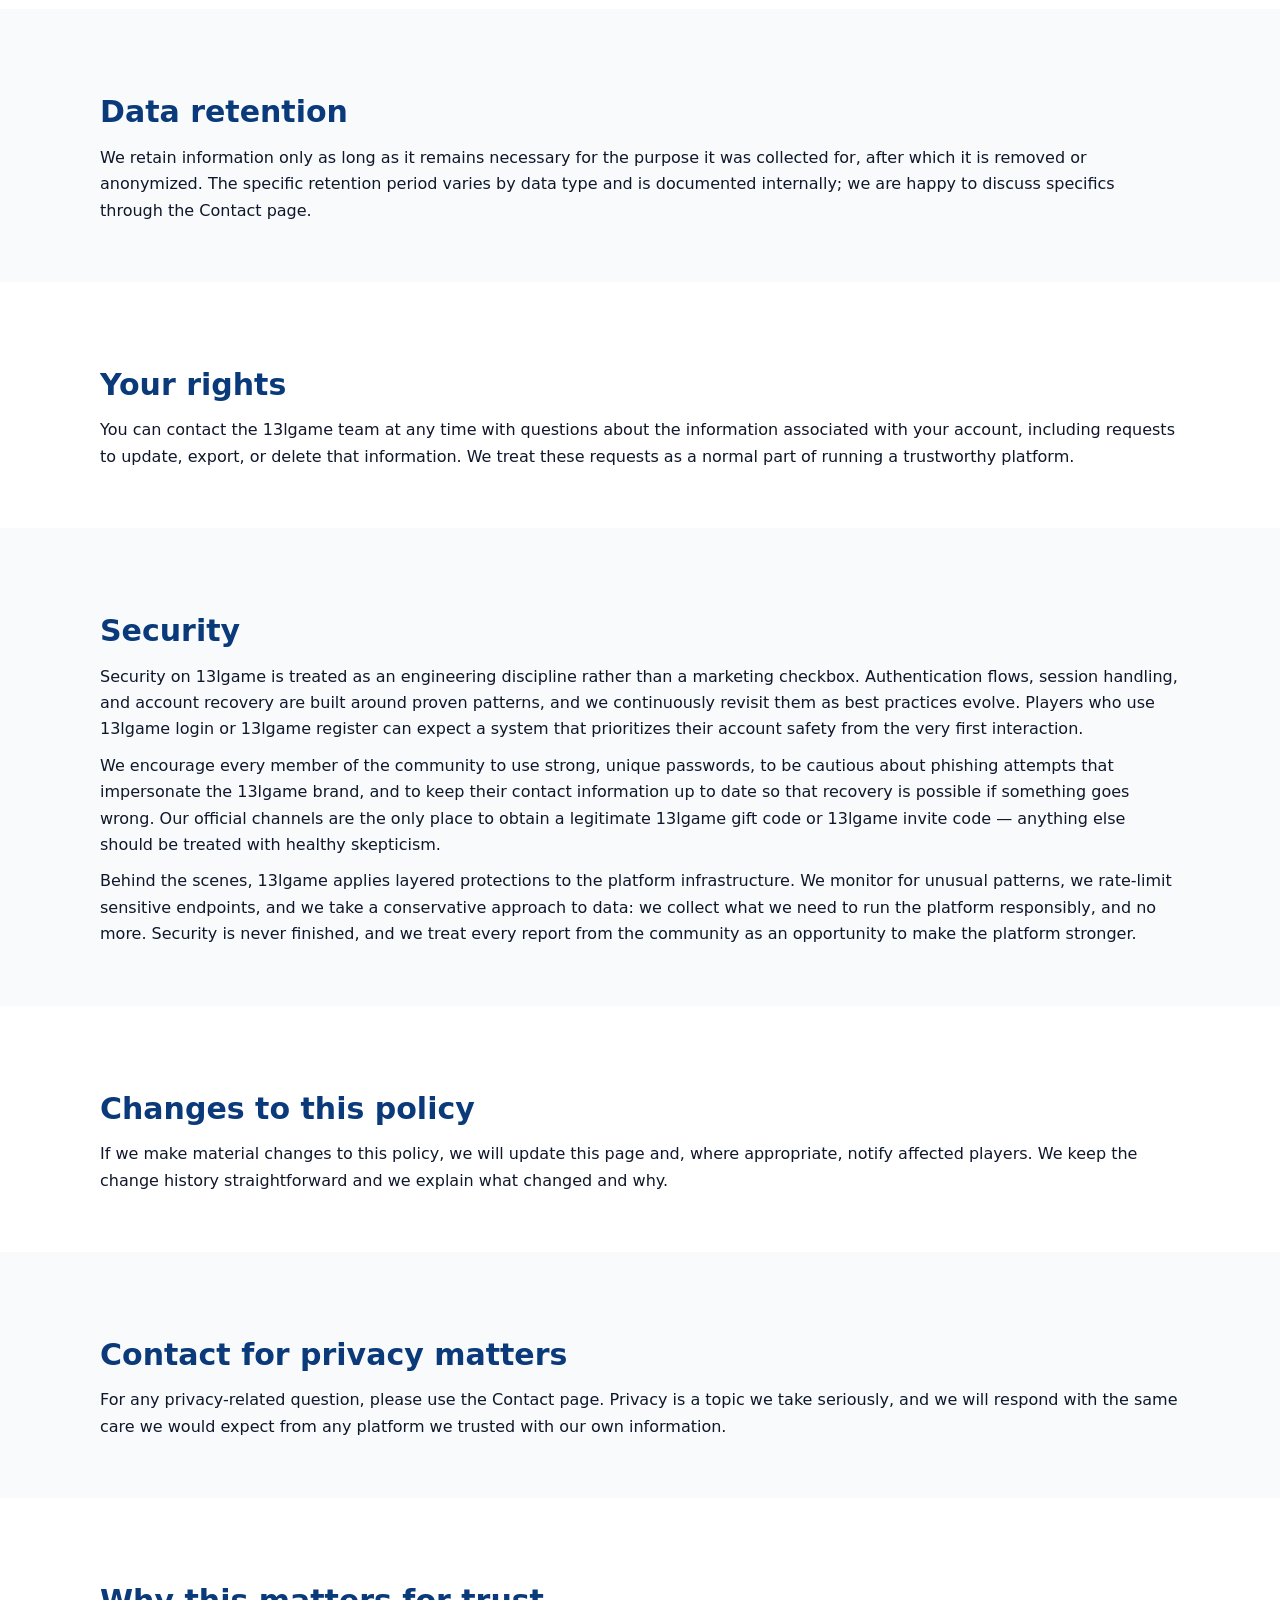
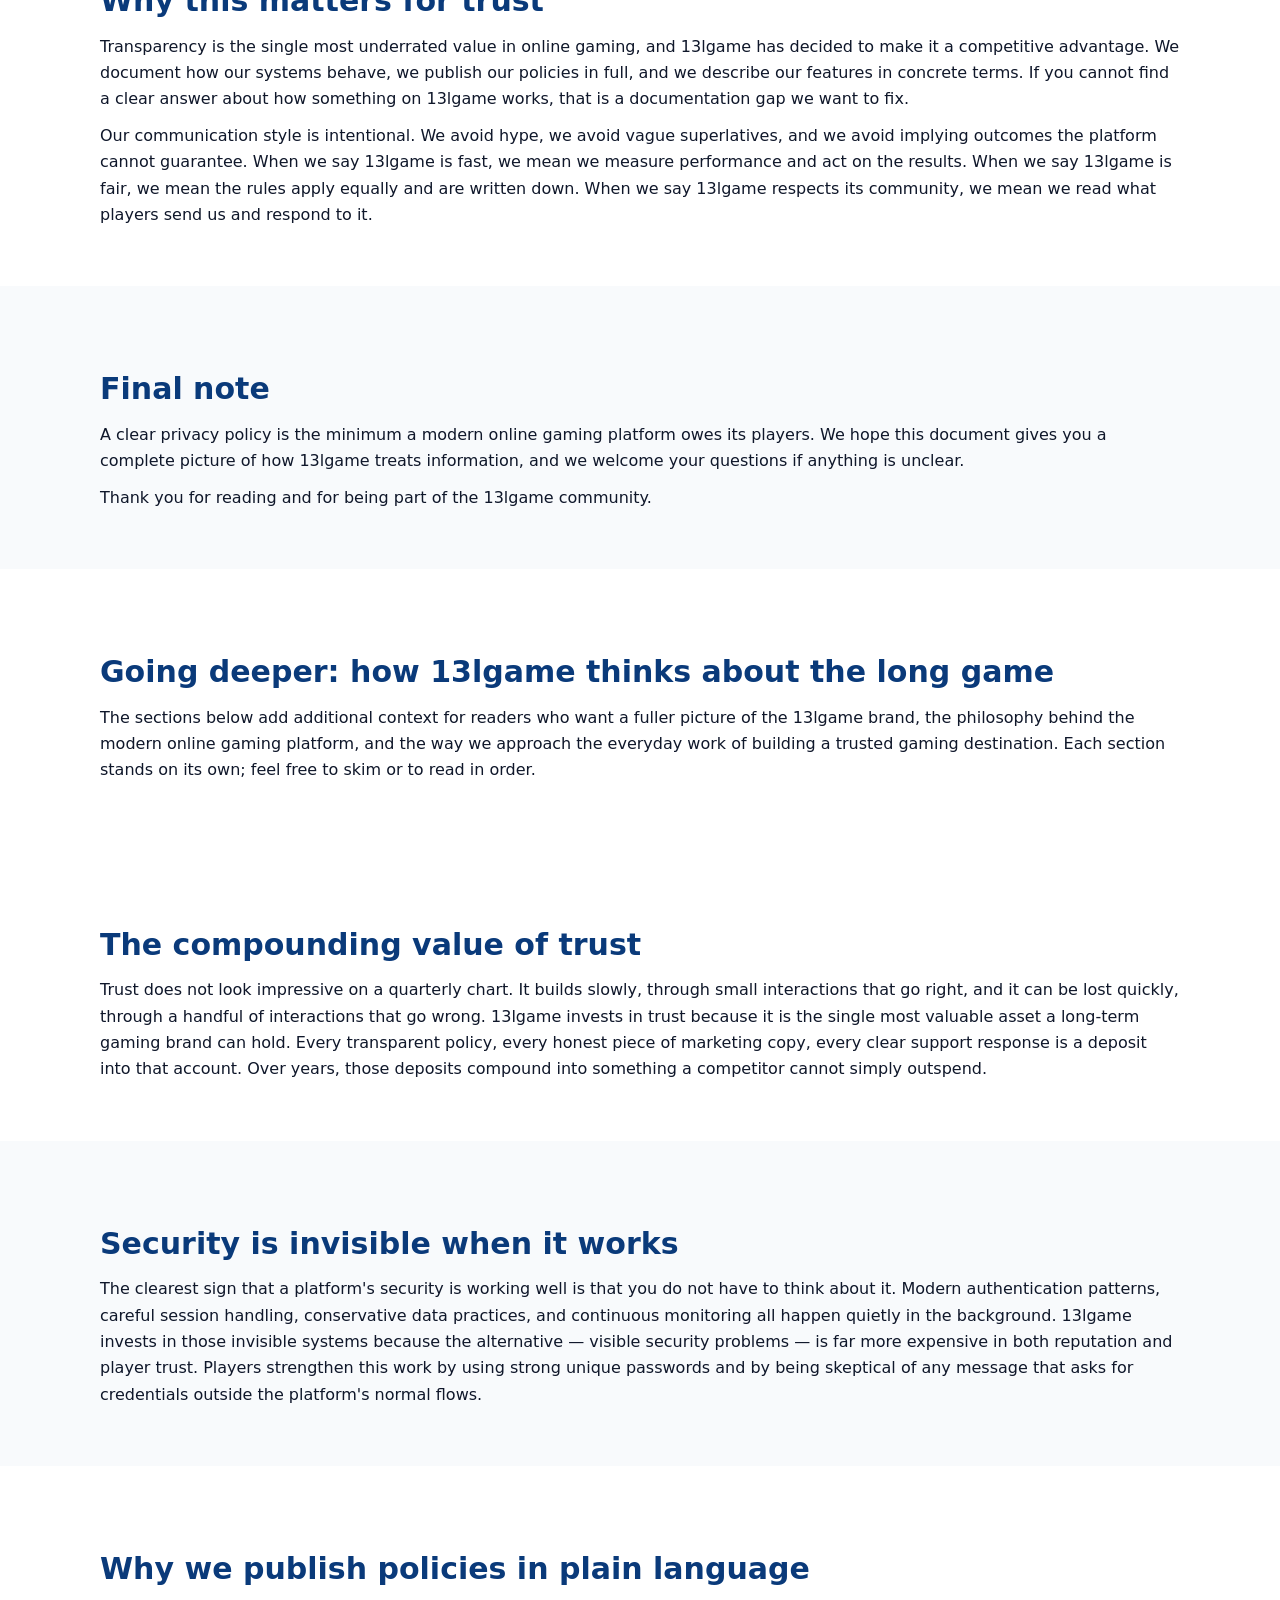
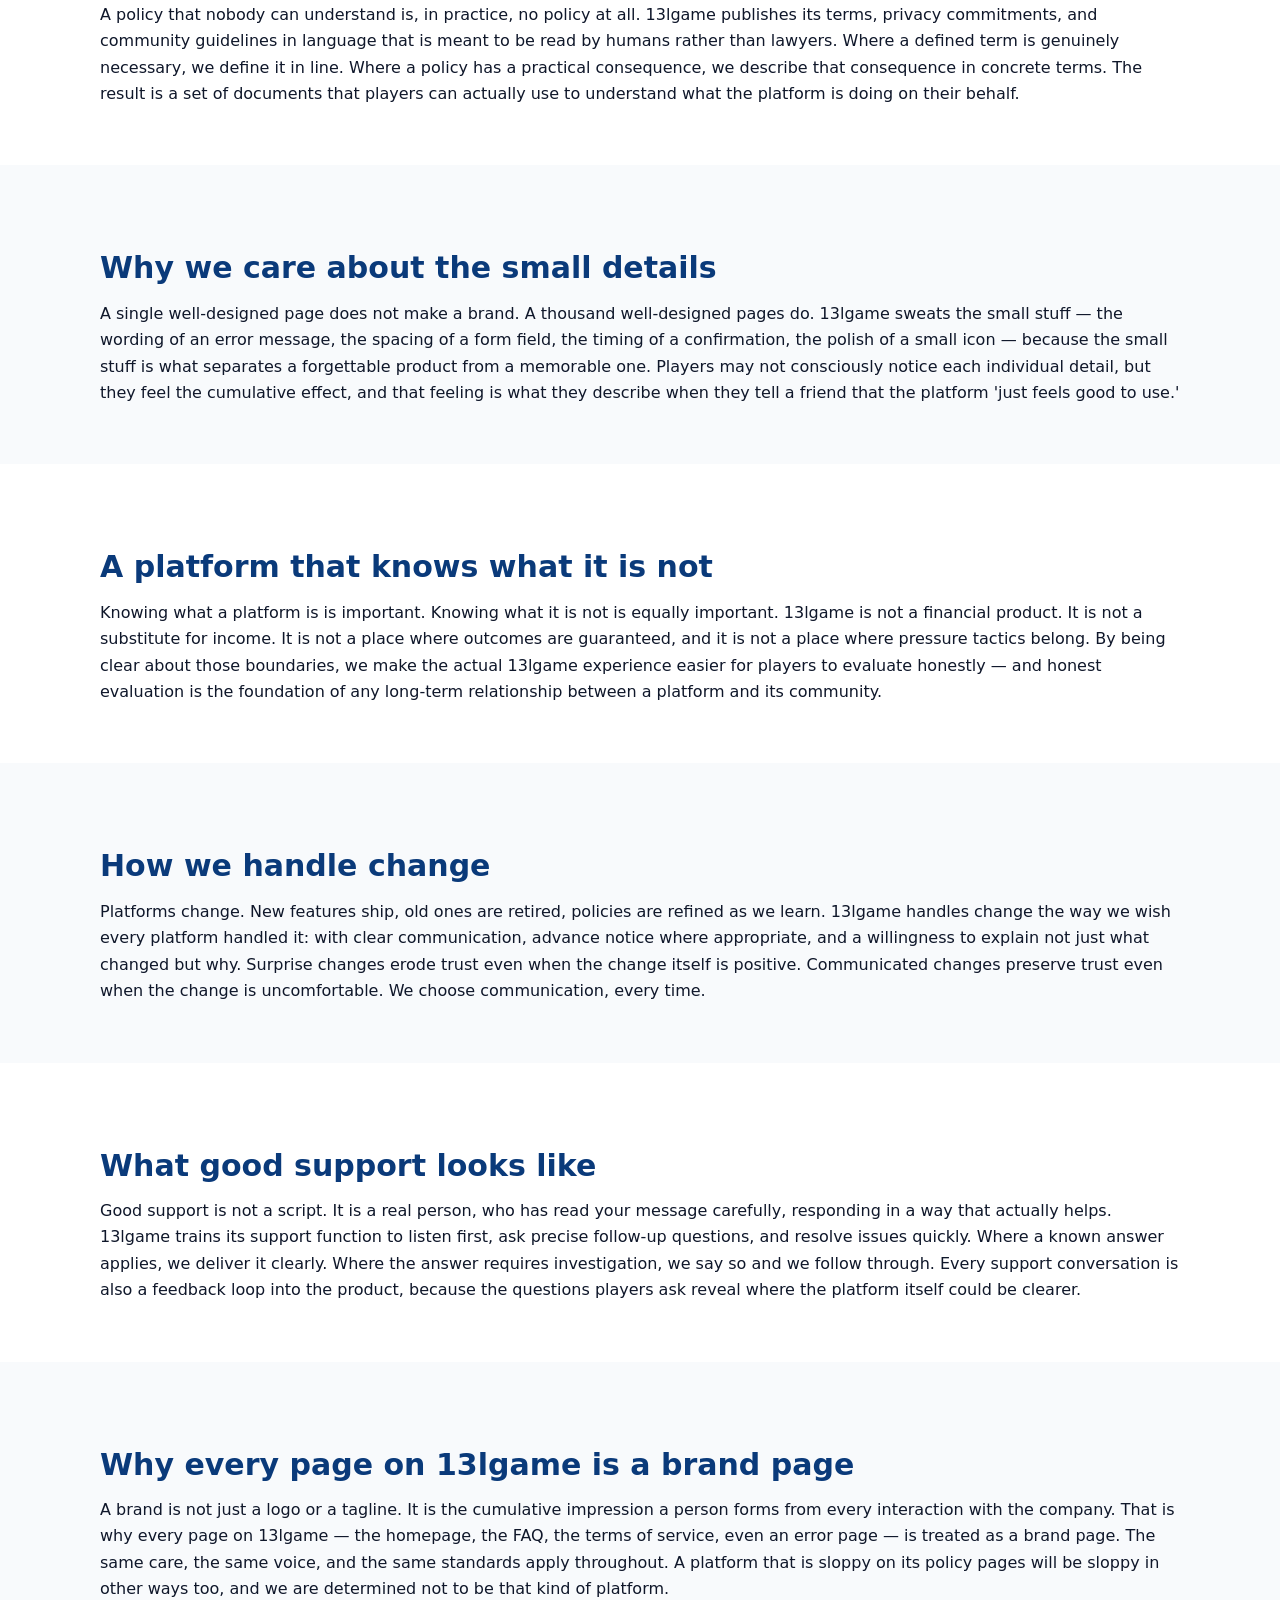
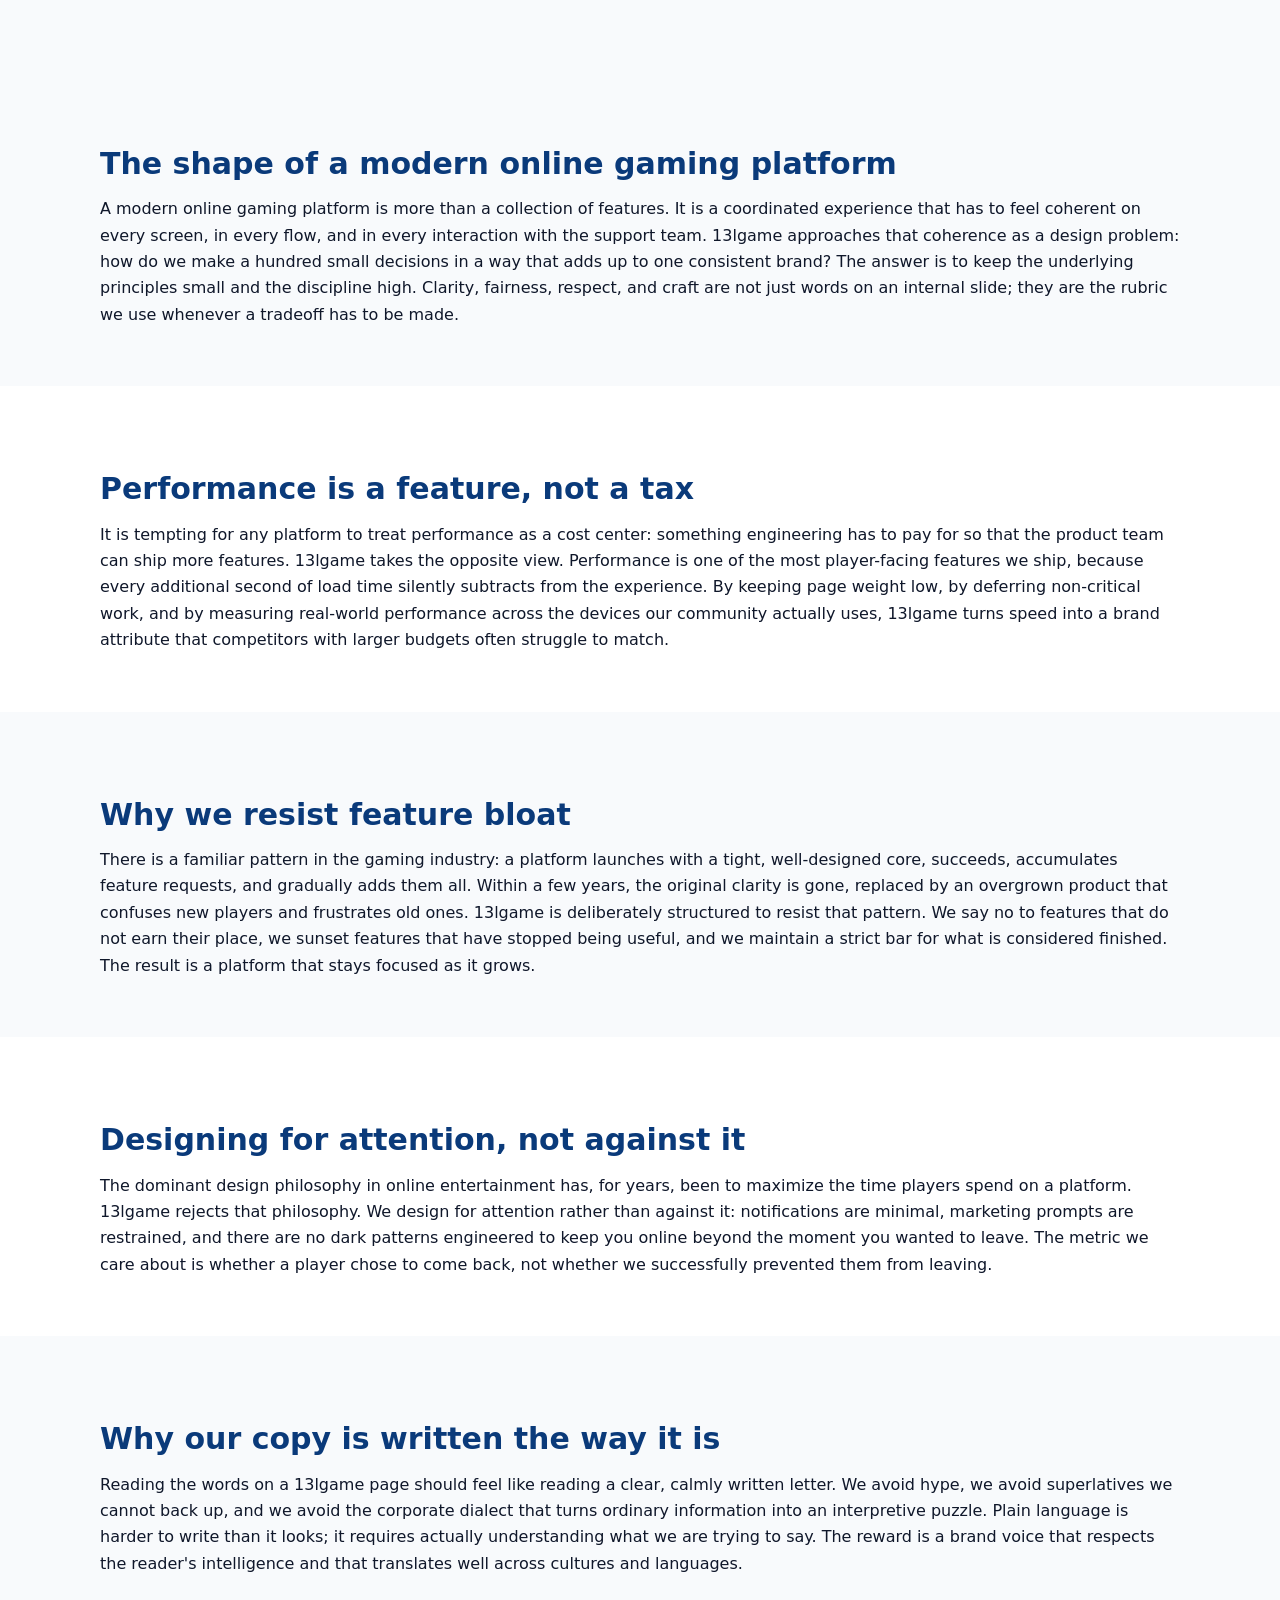
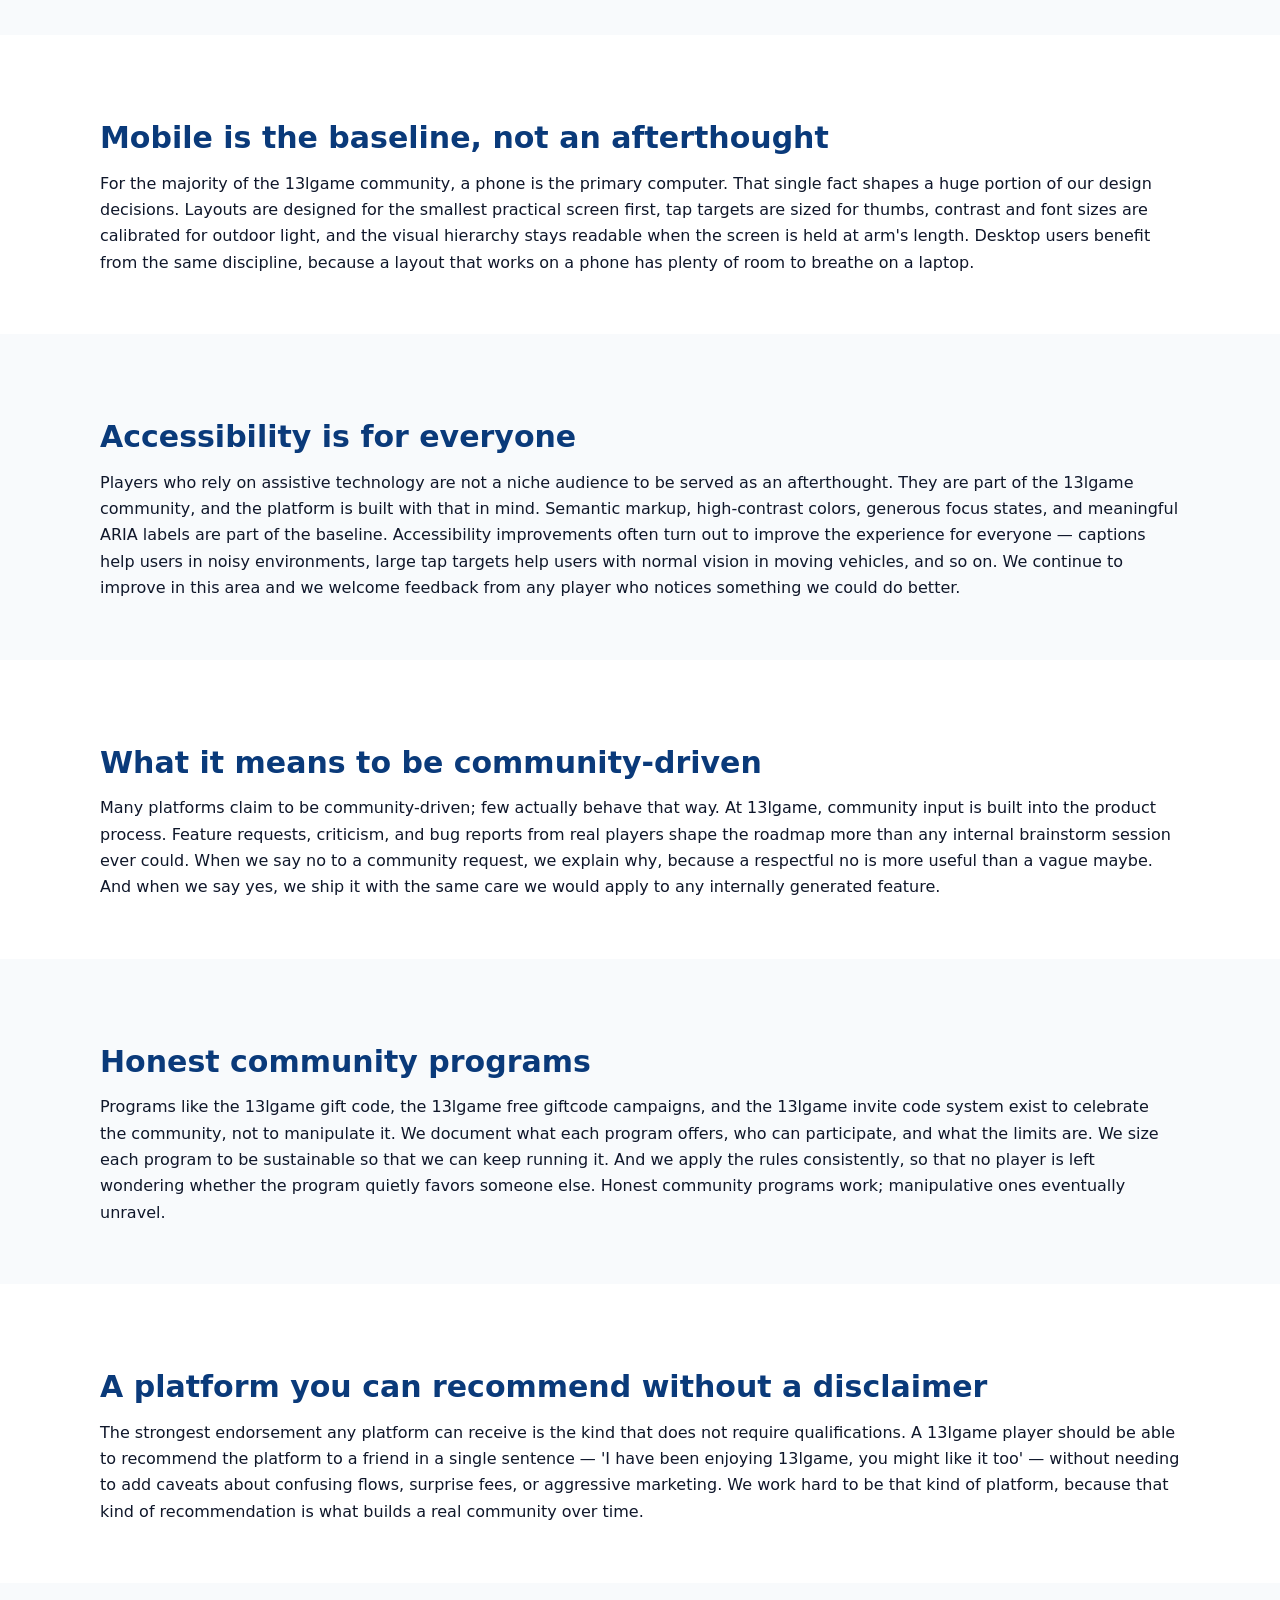
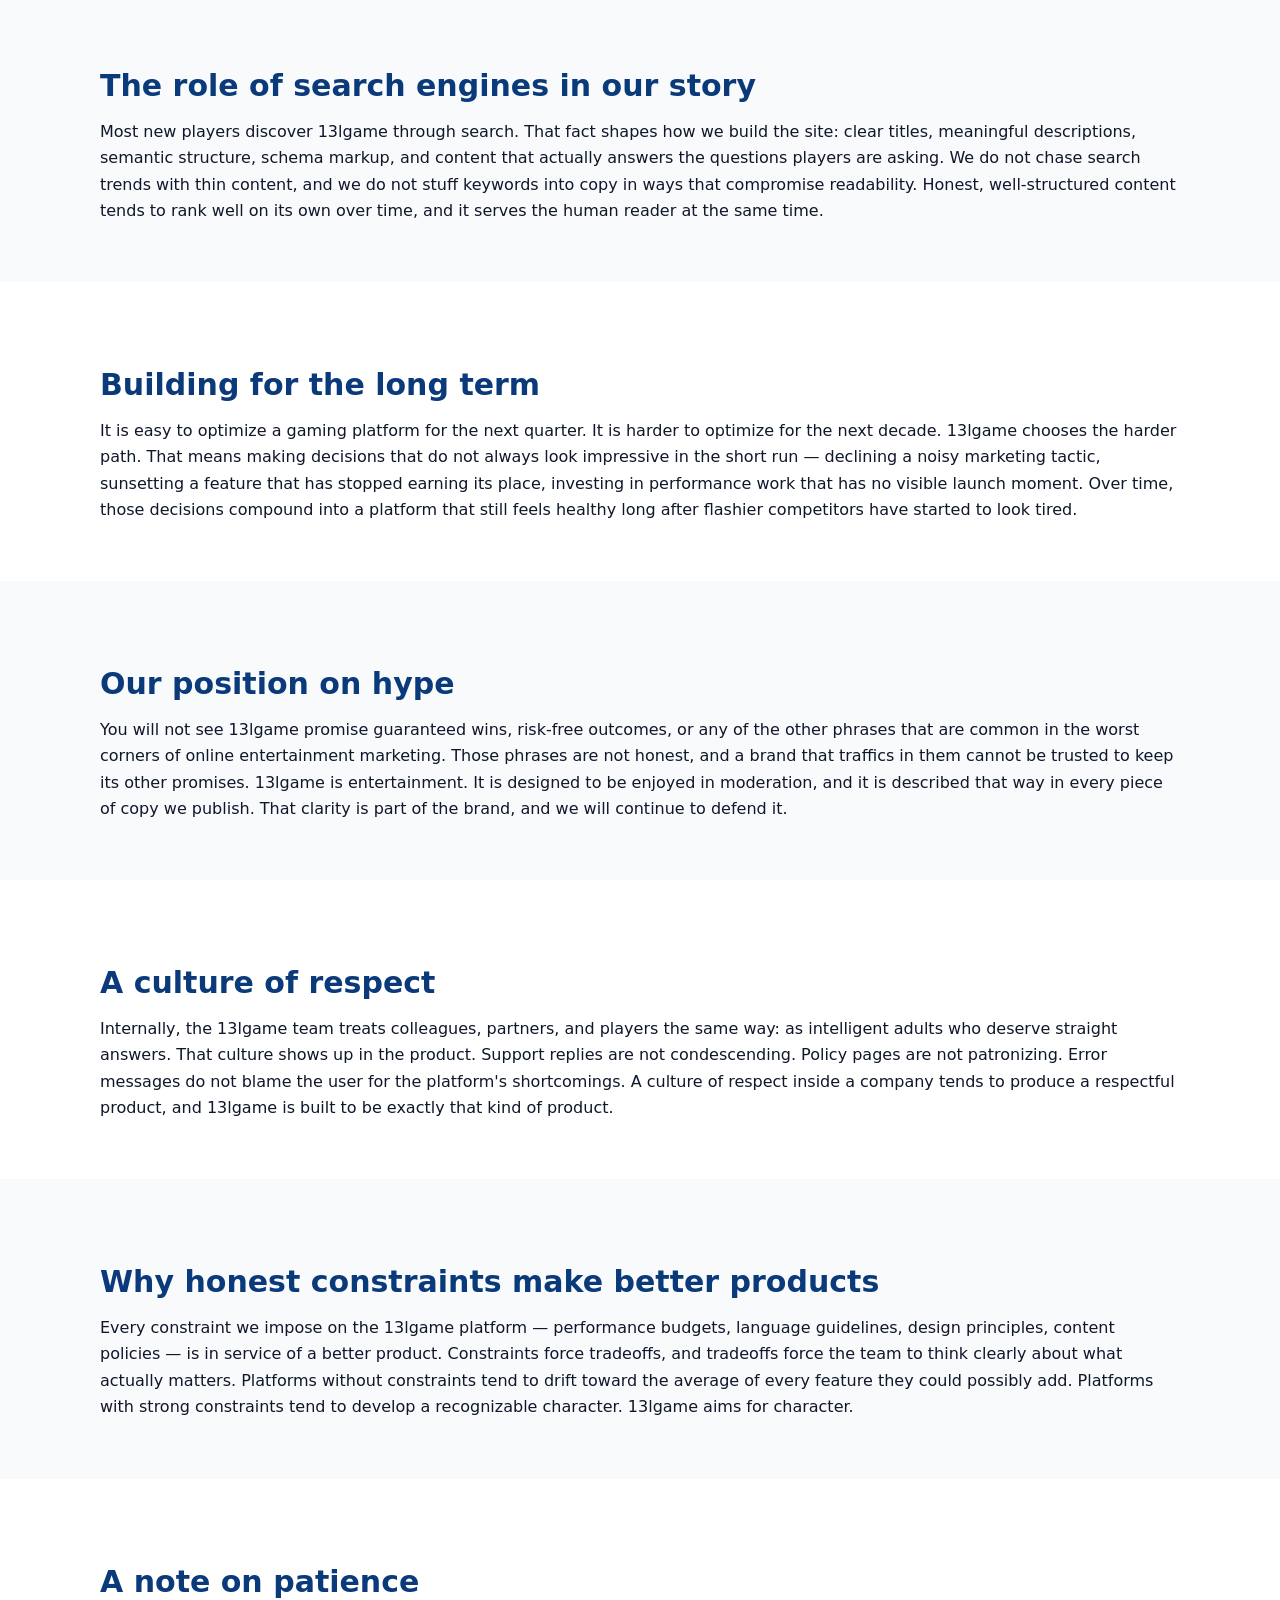
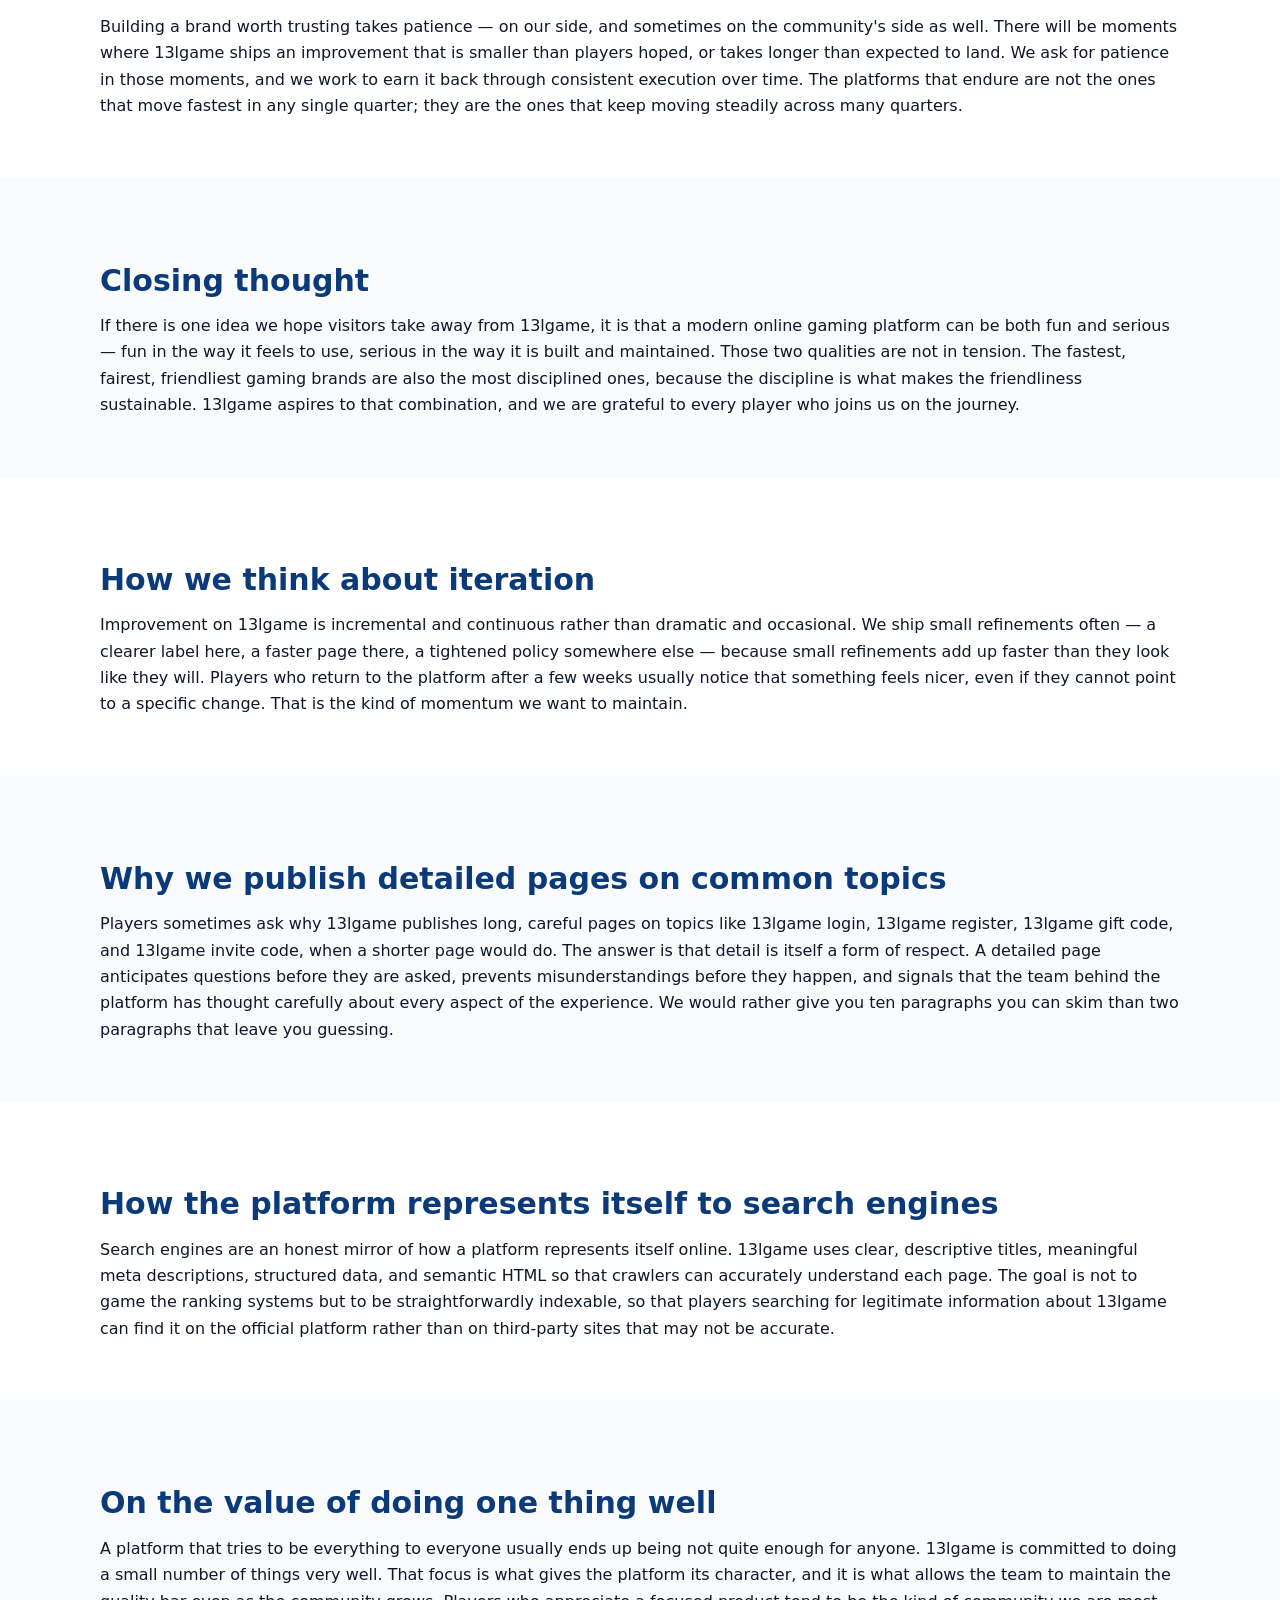
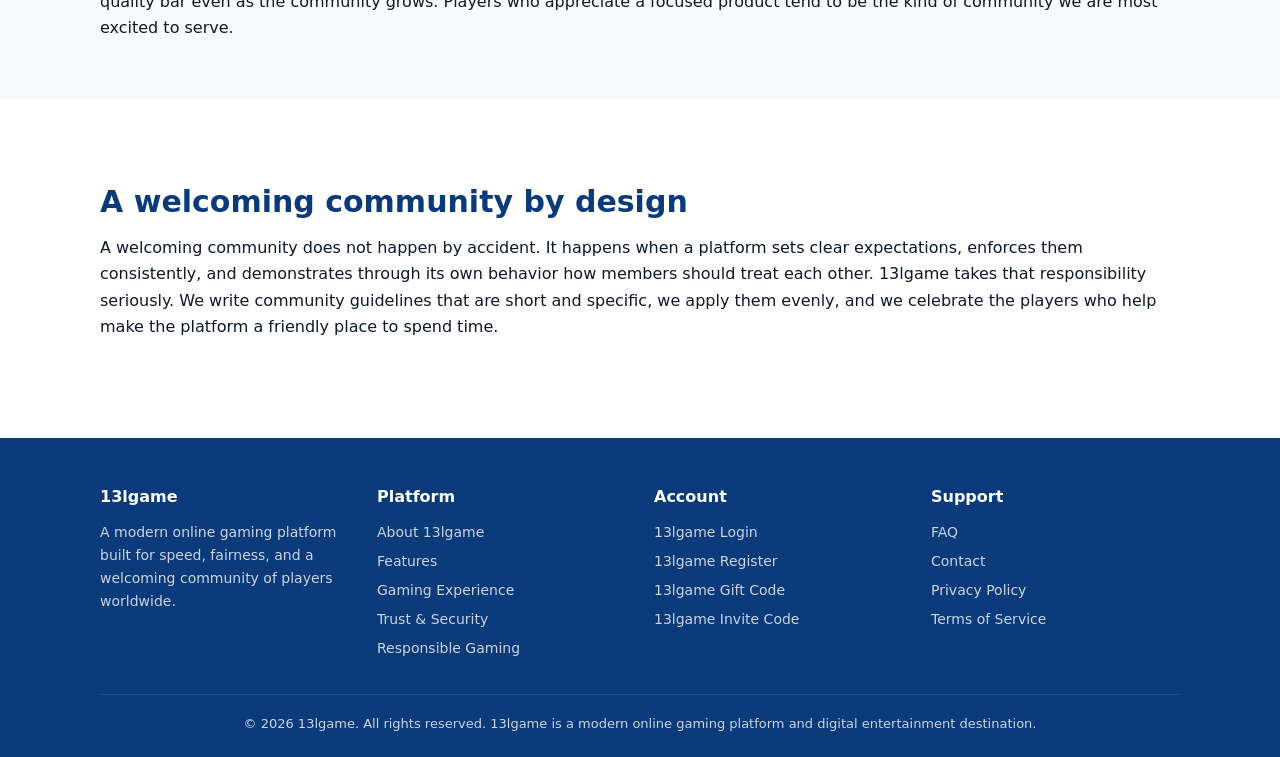
<file: privacy.html>
<!doctype html>
<html lang="en">
<head>
<meta charset="utf-8">
<meta name="viewport" content="width=device-width,initial-scale=1,viewport-fit=cover">
<title>Privacy Policy — 13lgame Modern Online Gaming Platform</title>
<meta name="description" content="The 13lgame privacy policy explains how the platform collects, uses, protects and retains player information.">
<meta name="keywords" content="13lgame privacy policy, 13lgame, online gaming platform privacy">
<meta name="author" content="13lgame">
<meta name="robots" content="index,follow,max-image-preview:large,max-snippet:-1">
<meta name="theme-color" content="#0a3a7a">
<link rel="canonical" href="https://13lgames.live/privacy.html">
<link rel="icon" type="image/svg+xml" href="/assets/favicon.svg">
<link rel="dns-prefetch" href="//13lgames.live">
<link rel="preconnect" href="https://13lgames.live" crossorigin>
<meta property="og:type" content="website">
<meta property="og:site_name" content="13lgame">
<meta property="og:title" content="Privacy Policy — 13lgame Modern Online Gaming Platform">
<meta property="og:description" content="The 13lgame privacy policy explains how the platform collects, uses, protects and retains player information.">
<meta property="og:url" content="https://13lgames.live/privacy.html">
<meta property="og:image" content="https://13lgames.live/assets/hero.svg">
<meta name="twitter:card" content="summary_large_image">
<meta name="twitter:title" content="Privacy Policy — 13lgame Modern Online Gaming Platform">
<meta name="twitter:description" content="The 13lgame privacy policy explains how the platform collects, uses, protects and retains player information.">
<meta name="twitter:image" content="https://13lgames.live/assets/hero.svg">
<link rel="stylesheet" href="/assets/styles.css">
<script type="application/ld+json">{"@context":"https://schema.org","@type":"Organization","name":"13lgame","url":"https://13lgames.live","logo":{"@type":"ImageObject","url":"https://13lgames.live/assets/logo.svg"},"sameAs":["https://13lgames.live"],"description":"13lgame is a modern online gaming platform offering a fast, fair, and community-driven digital entertainment experience."}</script>
<script type="application/ld+json">{"@context":"https://schema.org","@type":"WebSite","name":"13lgame","url":"https://13lgames.live","potentialAction":{"@type":"SearchAction","target":"https://13lgames.live/?q={query}","query-input":"required name=query"}}</script>
<script type="application/ld+json">{"@context":"https://schema.org","@type":"WebPage","name":"Privacy Policy \u2014 13lgame Modern Online Gaming Platform","url":"https://13lgames.live/privacy.html","description":"The 13lgame privacy policy explains how the platform collects, uses, protects and retains player information.","inLanguage":"en","isPartOf":{"@type":"WebSite","name":"13lgame","url":"https://13lgames.live"}}</script>
</head>
<body>
<header class="site"><div class="container nav">
<a href="/" aria-label="13lgame home"><img class="logo" src="/assets/logo.svg" alt="13lgame logo" width="160" height="40"></a>
<nav aria-label="Primary"><ul>
<li><a href="/">Home</a></li>
<li><a href="/about.html">About</a></li>
<li><a href="/features.html">Features</a></li>
<li><a href="/login.html">Login</a></li>
<li><a href="/register.html">Register</a></li>
<li><a href="/giftcode.html">Gift Code</a></li>
<li><a href="/invite-code.html">Invite Code</a></li>
<li><a href="/faq.html">FAQ</a></li>
<li><a href="/contact.html">Contact</a></li>
</ul></nav></div></header>
<div class="container breadcrumb" aria-label="Breadcrumb"><a href="/">Home</a> &rsaquo; <a href="/privacy.html">Privacy</a></div>
<script type="application/ld+json">{"@context":"https://schema.org","@type":"BreadcrumbList","itemListElement":[{"@type":"ListItem","position":1,"name":"Home","item":"https://13lgames.live/"},{"@type":"ListItem","position":2,"name":"Privacy","item":"https://13lgames.live/privacy.html"}]}</script>
<section class='hero'><div class='container'><h1>13lgame privacy policy</h1><p class='lead'>Privacy is a core part of the 13lgame brand. This document explains what information the platform processes and why, in plain language.</p></div></section><section><div class='container'><h2>Our overall approach</h2>
<p>13lgame respects the privacy of every player. We design our data handling around the principle of minimization: collect only what we need, keep it only as long as it is useful, and protect it with appropriate safeguards. Our full privacy policy explains exactly what information the platform processes and why, in language that is meant to be read by humans rather than lawyers.</p>
<p>We never sell player data. Information shared with 13lgame is used to operate the platform, to support our community programs such as the 13lgame gift code and 13lgame invite code systems, and to keep the service secure. Where we work with trusted service providers — for example, for infrastructure or analytics — we apply contractual and technical controls that hold them to the same standard we set for ourselves.</p>
<p>Players can contact us at any time with questions about their data. We treat those requests as a normal part of running a trustworthy platform, not as an exception. The faster we can resolve a privacy question, the more confident the community can be that 13lgame takes the topic seriously.</p>
</div></section>
<section class='alt'><div class='container'><h2>Information we collect</h2>
<p>13lgame collects the information genuinely required to operate the platform. This includes account information you provide during 13lgame register (such as a username and contact email), authentication information used by the 13lgame login flow, and basic technical information about your session that helps us keep the platform secure and performant.</p>
<p>When you participate in community programs such as the 13lgame gift code or 13lgame invite code system, we may process additional information related to those programs — for example, the code you redeem or the invite code associated with your account. This information is used to run the program and is governed by the same privacy commitments as the rest of the platform.</p>
</div></section>
<section><div class='container'><h2>How we use information</h2>
<p>We use the information we collect to operate the 13lgame platform, support your account, run our community programs, keep the platform secure, and improve the experience over time. We do not sell player data, and we do not use your information in ways that are unrelated to running the platform.</p>
<p>Where we work with trusted service providers, we apply contractual and technical safeguards to hold them to the same standard we set for ourselves. We are conservative about adding new processors and we evaluate each one against the same data minimization principles that apply internally.</p>
</div></section>
<section class='alt'><div class='container'><h2>Data retention</h2>
<p>We retain information only as long as it remains necessary for the purpose it was collected for, after which it is removed or anonymized. The specific retention period varies by data type and is documented internally; we are happy to discuss specifics through the Contact page.</p>
</div></section>
<section><div class='container'><h2>Your rights</h2>
<p>You can contact the 13lgame team at any time with questions about the information associated with your account, including requests to update, export, or delete that information. We treat these requests as a normal part of running a trustworthy platform.</p>
</div></section>
<section class='alt'><div class='container'><h2>Security</h2>
<p>Security on 13lgame is treated as an engineering discipline rather than a marketing checkbox. Authentication flows, session handling, and account recovery are built around proven patterns, and we continuously revisit them as best practices evolve. Players who use 13lgame login or 13lgame register can expect a system that prioritizes their account safety from the very first interaction.</p>
<p>We encourage every member of the community to use strong, unique passwords, to be cautious about phishing attempts that impersonate the 13lgame brand, and to keep their contact information up to date so that recovery is possible if something goes wrong. Our official channels are the only place to obtain a legitimate 13lgame gift code or 13lgame invite code — anything else should be treated with healthy skepticism.</p>
<p>Behind the scenes, 13lgame applies layered protections to the platform infrastructure. We monitor for unusual patterns, we rate-limit sensitive endpoints, and we take a conservative approach to data: we collect what we need to run the platform responsibly, and no more. Security is never finished, and we treat every report from the community as an opportunity to make the platform stronger.</p>
</div></section>
<section><div class='container'><h2>Changes to this policy</h2>
<p>If we make material changes to this policy, we will update this page and, where appropriate, notify affected players. We keep the change history straightforward and we explain what changed and why.</p>
</div></section>
<section class='alt'><div class='container'><h2>Contact for privacy matters</h2>
<p>For any privacy-related question, please use the Contact page. Privacy is a topic we take seriously, and we will respond with the same care we would expect from any platform we trusted with our own information.</p>
</div></section>
<section><div class='container'><h2>Why this matters for trust</h2>
<p>Transparency is the single most underrated value in online gaming, and 13lgame has decided to make it a competitive advantage. We document how our systems behave, we publish our policies in full, and we describe our features in concrete terms. If you cannot find a clear answer about how something on 13lgame works, that is a documentation gap we want to fix.</p>
<p>Our communication style is intentional. We avoid hype, we avoid vague superlatives, and we avoid implying outcomes the platform cannot guarantee. When we say 13lgame is fast, we mean we measure performance and act on the results. When we say 13lgame is fair, we mean the rules apply equally and are written down. When we say 13lgame respects its community, we mean we read what players send us and respond to it.</p>
</div></section>
<section class='alt'><div class='container'><h2>Final note</h2>
<p>A clear privacy policy is the minimum a modern online gaming platform owes its players. We hope this document gives you a complete picture of how 13lgame treats information, and we welcome your questions if anything is unclear.</p>
<p>Thank you for reading and for being part of the 13lgame community.</p>
</div></section>
<section><div class='container'><h2>Going deeper: how 13lgame thinks about the long game</h2><p>The sections below add additional context for readers who want a fuller picture of the 13lgame brand, the philosophy behind the modern online gaming platform, and the way we approach the everyday work of building a trusted gaming destination. Each section stands on its own; feel free to skim or to read in order.</p></div></section>
<section><div class='container'><h2>The compounding value of trust</h2>
<p>Trust does not look impressive on a quarterly chart. It builds slowly, through small interactions that go right, and it can be lost quickly, through a handful of interactions that go wrong. 13lgame invests in trust because it is the single most valuable asset a long-term gaming brand can hold. Every transparent policy, every honest piece of marketing copy, every clear support response is a deposit into that account. Over years, those deposits compound into something a competitor cannot simply outspend.</p>
</div></section>
<section class='alt'><div class='container'><h2>Security is invisible when it works</h2>
<p>The clearest sign that a platform's security is working well is that you do not have to think about it. Modern authentication patterns, careful session handling, conservative data practices, and continuous monitoring all happen quietly in the background. 13lgame invests in those invisible systems because the alternative — visible security problems — is far more expensive in both reputation and player trust. Players strengthen this work by using strong unique passwords and by being skeptical of any message that asks for credentials outside the platform's normal flows.</p>
</div></section>
<section><div class='container'><h2>Why we publish policies in plain language</h2>
<p>A policy that nobody can understand is, in practice, no policy at all. 13lgame publishes its terms, privacy commitments, and community guidelines in language that is meant to be read by humans rather than lawyers. Where a defined term is genuinely necessary, we define it in line. Where a policy has a practical consequence, we describe that consequence in concrete terms. The result is a set of documents that players can actually use to understand what the platform is doing on their behalf.</p>
</div></section>
<section class='alt'><div class='container'><h2>Why we care about the small details</h2>
<p>A single well-designed page does not make a brand. A thousand well-designed pages do. 13lgame sweats the small stuff — the wording of an error message, the spacing of a form field, the timing of a confirmation, the polish of a small icon — because the small stuff is what separates a forgettable product from a memorable one. Players may not consciously notice each individual detail, but they feel the cumulative effect, and that feeling is what they describe when they tell a friend that the platform 'just feels good to use.'</p>
</div></section>
<section><div class='container'><h2>A platform that knows what it is not</h2>
<p>Knowing what a platform is is important. Knowing what it is not is equally important. 13lgame is not a financial product. It is not a substitute for income. It is not a place where outcomes are guaranteed, and it is not a place where pressure tactics belong. By being clear about those boundaries, we make the actual 13lgame experience easier for players to evaluate honestly — and honest evaluation is the foundation of any long-term relationship between a platform and its community.</p>
</div></section>
<section class='alt'><div class='container'><h2>How we handle change</h2>
<p>Platforms change. New features ship, old ones are retired, policies are refined as we learn. 13lgame handles change the way we wish every platform handled it: with clear communication, advance notice where appropriate, and a willingness to explain not just what changed but why. Surprise changes erode trust even when the change itself is positive. Communicated changes preserve trust even when the change is uncomfortable. We choose communication, every time.</p>
</div></section>
<section><div class='container'><h2>What good support looks like</h2>
<p>Good support is not a script. It is a real person, who has read your message carefully, responding in a way that actually helps. 13lgame trains its support function to listen first, ask precise follow-up questions, and resolve issues quickly. Where a known answer applies, we deliver it clearly. Where the answer requires investigation, we say so and we follow through. Every support conversation is also a feedback loop into the product, because the questions players ask reveal where the platform itself could be clearer.</p>
</div></section>
<section class='alt'><div class='container'><h2>Why every page on 13lgame is a brand page</h2>
<p>A brand is not just a logo or a tagline. It is the cumulative impression a person forms from every interaction with the company. That is why every page on 13lgame — the homepage, the FAQ, the terms of service, even an error page — is treated as a brand page. The same care, the same voice, and the same standards apply throughout. A platform that is sloppy on its policy pages will be sloppy in other ways too, and we are determined not to be that kind of platform.</p>
</div></section>
<section class='alt'><div class='container'><h2>The shape of a modern online gaming platform</h2><p>A modern online gaming platform is more than a collection of features. It is a coordinated experience that has to feel coherent on every screen, in every flow, and in every interaction with the support team. 13lgame approaches that coherence as a design problem: how do we make a hundred small decisions in a way that adds up to one consistent brand? The answer is to keep the underlying principles small and the discipline high. Clarity, fairness, respect, and craft are not just words on an internal slide; they are the rubric we use whenever a tradeoff has to be made.</p></div></section>
<section><div class='container'><h2>Performance is a feature, not a tax</h2><p>It is tempting for any platform to treat performance as a cost center: something engineering has to pay for so that the product team can ship more features. 13lgame takes the opposite view. Performance is one of the most player-facing features we ship, because every additional second of load time silently subtracts from the experience. By keeping page weight low, by deferring non-critical work, and by measuring real-world performance across the devices our community actually uses, 13lgame turns speed into a brand attribute that competitors with larger budgets often struggle to match.</p></div></section>
<section class='alt'><div class='container'><h2>Why we resist feature bloat</h2><p>There is a familiar pattern in the gaming industry: a platform launches with a tight, well-designed core, succeeds, accumulates feature requests, and gradually adds them all. Within a few years, the original clarity is gone, replaced by an overgrown product that confuses new players and frustrates old ones. 13lgame is deliberately structured to resist that pattern. We say no to features that do not earn their place, we sunset features that have stopped being useful, and we maintain a strict bar for what is considered finished. The result is a platform that stays focused as it grows.</p></div></section>
<section><div class='container'><h2>Designing for attention, not against it</h2><p>The dominant design philosophy in online entertainment has, for years, been to maximize the time players spend on a platform. 13lgame rejects that philosophy. We design for attention rather than against it: notifications are minimal, marketing prompts are restrained, and there are no dark patterns engineered to keep you online beyond the moment you wanted to leave. The metric we care about is whether a player chose to come back, not whether we successfully prevented them from leaving.</p></div></section>
<section class='alt'><div class='container'><h2>Why our copy is written the way it is</h2><p>Reading the words on a 13lgame page should feel like reading a clear, calmly written letter. We avoid hype, we avoid superlatives we cannot back up, and we avoid the corporate dialect that turns ordinary information into an interpretive puzzle. Plain language is harder to write than it looks; it requires actually understanding what we are trying to say. The reward is a brand voice that respects the reader's intelligence and that translates well across cultures and languages.</p></div></section>
<section><div class='container'><h2>Mobile is the baseline, not an afterthought</h2><p>For the majority of the 13lgame community, a phone is the primary computer. That single fact shapes a huge portion of our design decisions. Layouts are designed for the smallest practical screen first, tap targets are sized for thumbs, contrast and font sizes are calibrated for outdoor light, and the visual hierarchy stays readable when the screen is held at arm's length. Desktop users benefit from the same discipline, because a layout that works on a phone has plenty of room to breathe on a laptop.</p></div></section>
<section class='alt'><div class='container'><h2>Accessibility is for everyone</h2><p>Players who rely on assistive technology are not a niche audience to be served as an afterthought. They are part of the 13lgame community, and the platform is built with that in mind. Semantic markup, high-contrast colors, generous focus states, and meaningful ARIA labels are part of the baseline. Accessibility improvements often turn out to improve the experience for everyone — captions help users in noisy environments, large tap targets help users with normal vision in moving vehicles, and so on. We continue to improve in this area and we welcome feedback from any player who notices something we could do better.</p></div></section>
<section><div class='container'><h2>What it means to be community-driven</h2><p>Many platforms claim to be community-driven; few actually behave that way. At 13lgame, community input is built into the product process. Feature requests, criticism, and bug reports from real players shape the roadmap more than any internal brainstorm session ever could. When we say no to a community request, we explain why, because a respectful no is more useful than a vague maybe. And when we say yes, we ship it with the same care we would apply to any internally generated feature.</p></div></section>
<section class='alt'><div class='container'><h2>Honest community programs</h2><p>Programs like the 13lgame gift code, the 13lgame free giftcode campaigns, and the 13lgame invite code system exist to celebrate the community, not to manipulate it. We document what each program offers, who can participate, and what the limits are. We size each program to be sustainable so that we can keep running it. And we apply the rules consistently, so that no player is left wondering whether the program quietly favors someone else. Honest community programs work; manipulative ones eventually unravel.</p></div></section>
<section><div class='container'><h2>A platform you can recommend without a disclaimer</h2><p>The strongest endorsement any platform can receive is the kind that does not require qualifications. A 13lgame player should be able to recommend the platform to a friend in a single sentence — 'I have been enjoying 13lgame, you might like it too' — without needing to add caveats about confusing flows, surprise fees, or aggressive marketing. We work hard to be that kind of platform, because that kind of recommendation is what builds a real community over time.</p></div></section>
<section class='alt'><div class='container'><h2>The role of search engines in our story</h2><p>Most new players discover 13lgame through search. That fact shapes how we build the site: clear titles, meaningful descriptions, semantic structure, schema markup, and content that actually answers the questions players are asking. We do not chase search trends with thin content, and we do not stuff keywords into copy in ways that compromise readability. Honest, well-structured content tends to rank well on its own over time, and it serves the human reader at the same time.</p></div></section>
<section><div class='container'><h2>Building for the long term</h2><p>It is easy to optimize a gaming platform for the next quarter. It is harder to optimize for the next decade. 13lgame chooses the harder path. That means making decisions that do not always look impressive in the short run — declining a noisy marketing tactic, sunsetting a feature that has stopped earning its place, investing in performance work that has no visible launch moment. Over time, those decisions compound into a platform that still feels healthy long after flashier competitors have started to look tired.</p></div></section>
<section class='alt'><div class='container'><h2>Our position on hype</h2><p>You will not see 13lgame promise guaranteed wins, risk-free outcomes, or any of the other phrases that are common in the worst corners of online entertainment marketing. Those phrases are not honest, and a brand that traffics in them cannot be trusted to keep its other promises. 13lgame is entertainment. It is designed to be enjoyed in moderation, and it is described that way in every piece of copy we publish. That clarity is part of the brand, and we will continue to defend it.</p></div></section>
<section><div class='container'><h2>A culture of respect</h2><p>Internally, the 13lgame team treats colleagues, partners, and players the same way: as intelligent adults who deserve straight answers. That culture shows up in the product. Support replies are not condescending. Policy pages are not patronizing. Error messages do not blame the user for the platform's shortcomings. A culture of respect inside a company tends to produce a respectful product, and 13lgame is built to be exactly that kind of product.</p></div></section>
<section class='alt'><div class='container'><h2>Why honest constraints make better products</h2><p>Every constraint we impose on the 13lgame platform — performance budgets, language guidelines, design principles, content policies — is in service of a better product. Constraints force tradeoffs, and tradeoffs force the team to think clearly about what actually matters. Platforms without constraints tend to drift toward the average of every feature they could possibly add. Platforms with strong constraints tend to develop a recognizable character. 13lgame aims for character.</p></div></section>
<section><div class='container'><h2>A note on patience</h2><p>Building a brand worth trusting takes patience — on our side, and sometimes on the community's side as well. There will be moments where 13lgame ships an improvement that is smaller than players hoped, or takes longer than expected to land. We ask for patience in those moments, and we work to earn it back through consistent execution over time. The platforms that endure are not the ones that move fastest in any single quarter; they are the ones that keep moving steadily across many quarters.</p></div></section>
<section class='alt'><div class='container'><h2>Closing thought</h2><p>If there is one idea we hope visitors take away from 13lgame, it is that a modern online gaming platform can be both fun and serious — fun in the way it feels to use, serious in the way it is built and maintained. Those two qualities are not in tension. The fastest, fairest, friendliest gaming brands are also the most disciplined ones, because the discipline is what makes the friendliness sustainable. 13lgame aspires to that combination, and we are grateful to every player who joins us on the journey.</p></div></section>
<section><div class='container'><h2>How we think about iteration</h2><p>Improvement on 13lgame is incremental and continuous rather than dramatic and occasional. We ship small refinements often — a clearer label here, a faster page there, a tightened policy somewhere else — because small refinements add up faster than they look like they will. Players who return to the platform after a few weeks usually notice that something feels nicer, even if they cannot point to a specific change. That is the kind of momentum we want to maintain.</p></div></section>
<section class='alt'><div class='container'><h2>Why we publish detailed pages on common topics</h2><p>Players sometimes ask why 13lgame publishes long, careful pages on topics like 13lgame login, 13lgame register, 13lgame gift code, and 13lgame invite code, when a shorter page would do. The answer is that detail is itself a form of respect. A detailed page anticipates questions before they are asked, prevents misunderstandings before they happen, and signals that the team behind the platform has thought carefully about every aspect of the experience. We would rather give you ten paragraphs you can skim than two paragraphs that leave you guessing.</p></div></section>
<section><div class='container'><h2>How the platform represents itself to search engines</h2><p>Search engines are an honest mirror of how a platform represents itself online. 13lgame uses clear, descriptive titles, meaningful meta descriptions, structured data, and semantic HTML so that crawlers can accurately understand each page. The goal is not to game the ranking systems but to be straightforwardly indexable, so that players searching for legitimate information about 13lgame can find it on the official platform rather than on third-party sites that may not be accurate.</p></div></section>
<section class='alt'><div class='container'><h2>On the value of doing one thing well</h2><p>A platform that tries to be everything to everyone usually ends up being not quite enough for anyone. 13lgame is committed to doing a small number of things very well. That focus is what gives the platform its character, and it is what allows the team to maintain the quality bar even as the community grows. Players who appreciate a focused product tend to be the kind of community we are most excited to serve.</p></div></section>
<section><div class='container'><h2>A welcoming community by design</h2><p>A welcoming community does not happen by accident. It happens when a platform sets clear expectations, enforces them consistently, and demonstrates through its own behavior how members should treat each other. 13lgame takes that responsibility seriously. We write community guidelines that are short and specific, we apply them evenly, and we celebrate the players who help make the platform a friendly place to spend time.</p></div></section>
<footer class="site"><div class="container">
<div class="foot-grid">
<div><h4>13lgame</h4><p style="font-size:14px;color:#cbd5e1">A modern online gaming platform built for speed, fairness, and a welcoming community of players worldwide.</p></div>
<div><h4>Platform</h4><ul>
<li><a href="/about.html">About 13lgame</a></li>
<li><a href="/features.html">Features</a></li>
<li><a href="/gaming-experience.html">Gaming Experience</a></li>
<li><a href="/trust-security.html">Trust &amp; Security</a></li>
<li><a href="/responsible-gaming.html">Responsible Gaming</a></li>
</ul></div>
<div><h4>Account</h4><ul>
<li><a href="/login.html">13lgame Login</a></li>
<li><a href="/register.html">13lgame Register</a></li>
<li><a href="/giftcode.html">13lgame Gift Code</a></li>
<li><a href="/invite-code.html">13lgame Invite Code</a></li>
</ul></div>
<div><h4>Support</h4><ul>
<li><a href="/faq.html">FAQ</a></li>
<li><a href="/contact.html">Contact</a></li>
<li><a href="/privacy.html">Privacy Policy</a></li>
<li><a href="/terms.html">Terms of Service</a></li>
</ul></div>
</div>
<div class="foot-bottom">&copy; <span id="year">2026</span> 13lgame. All rights reserved. 13lgame is a modern online gaming platform and digital entertainment destination.</div>
</div></footer>
<script src="/assets/script.js" defer></script>
</body></html>
</file>
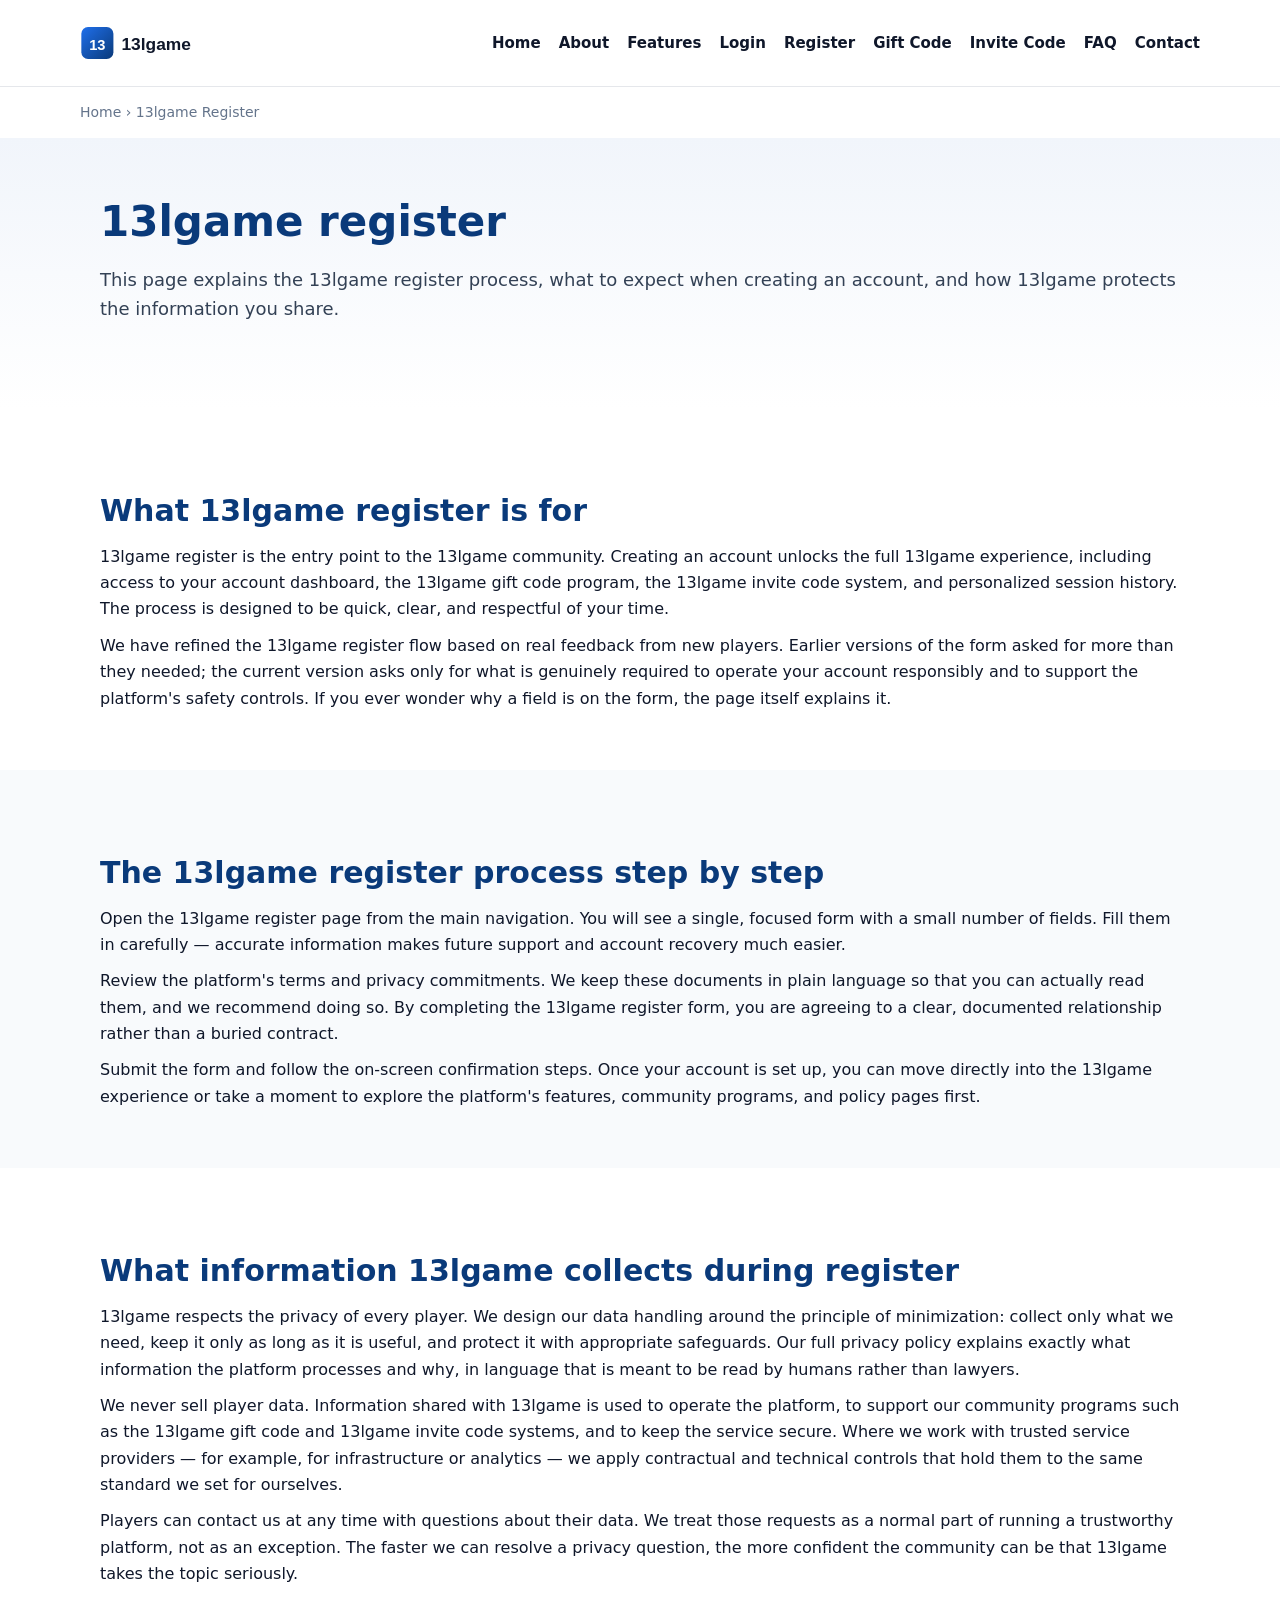
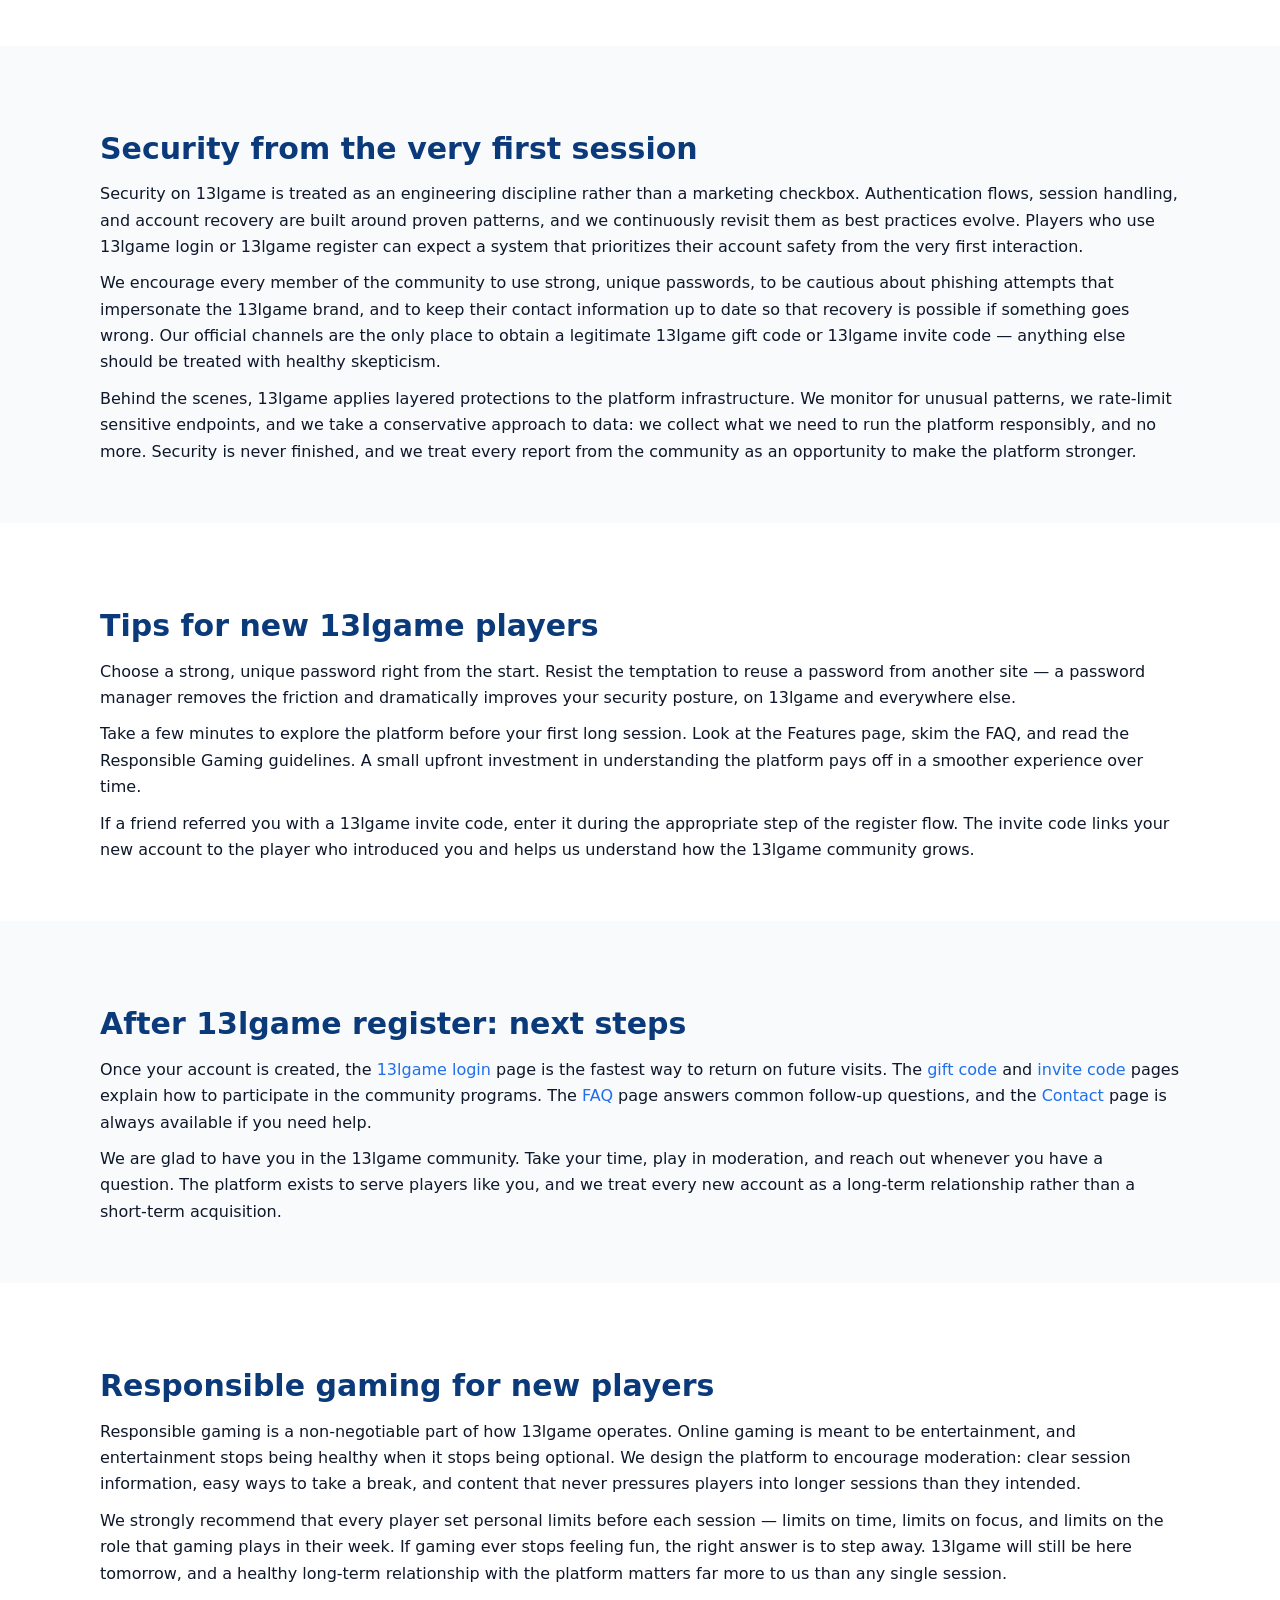
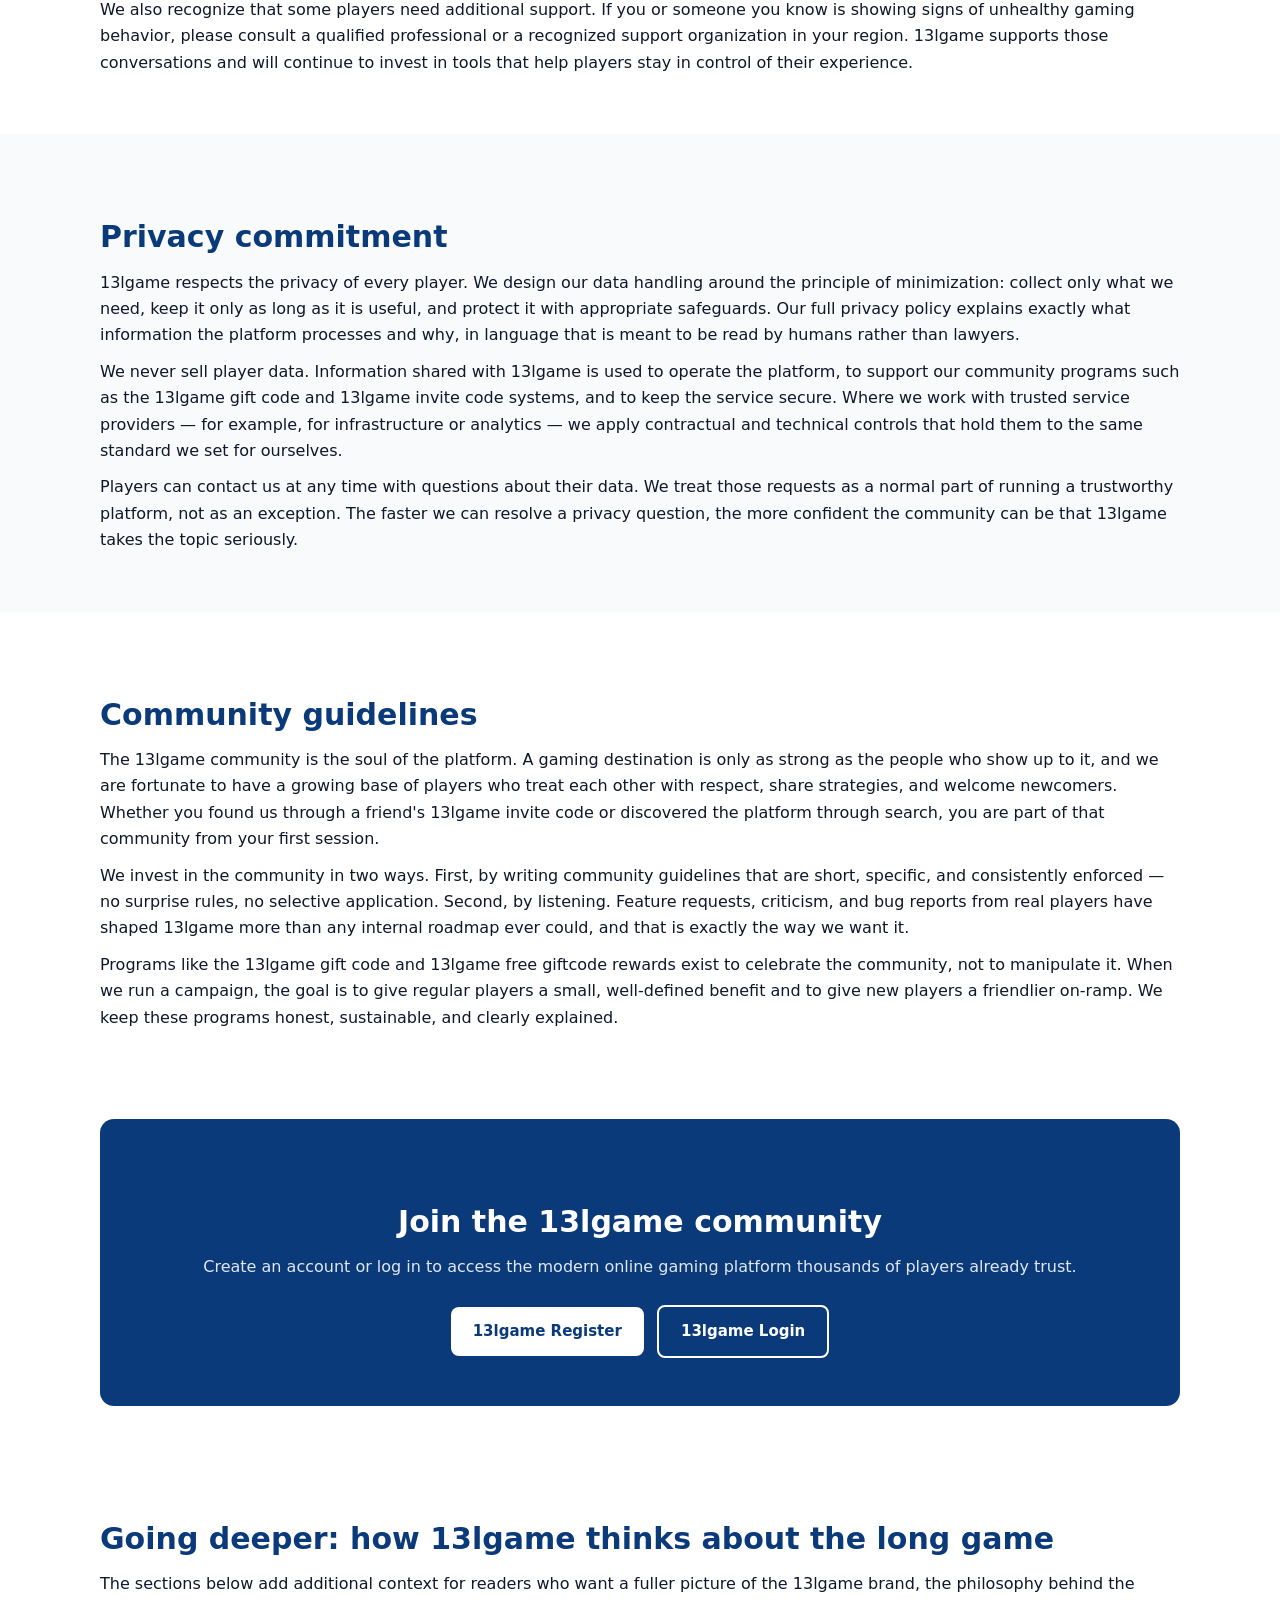
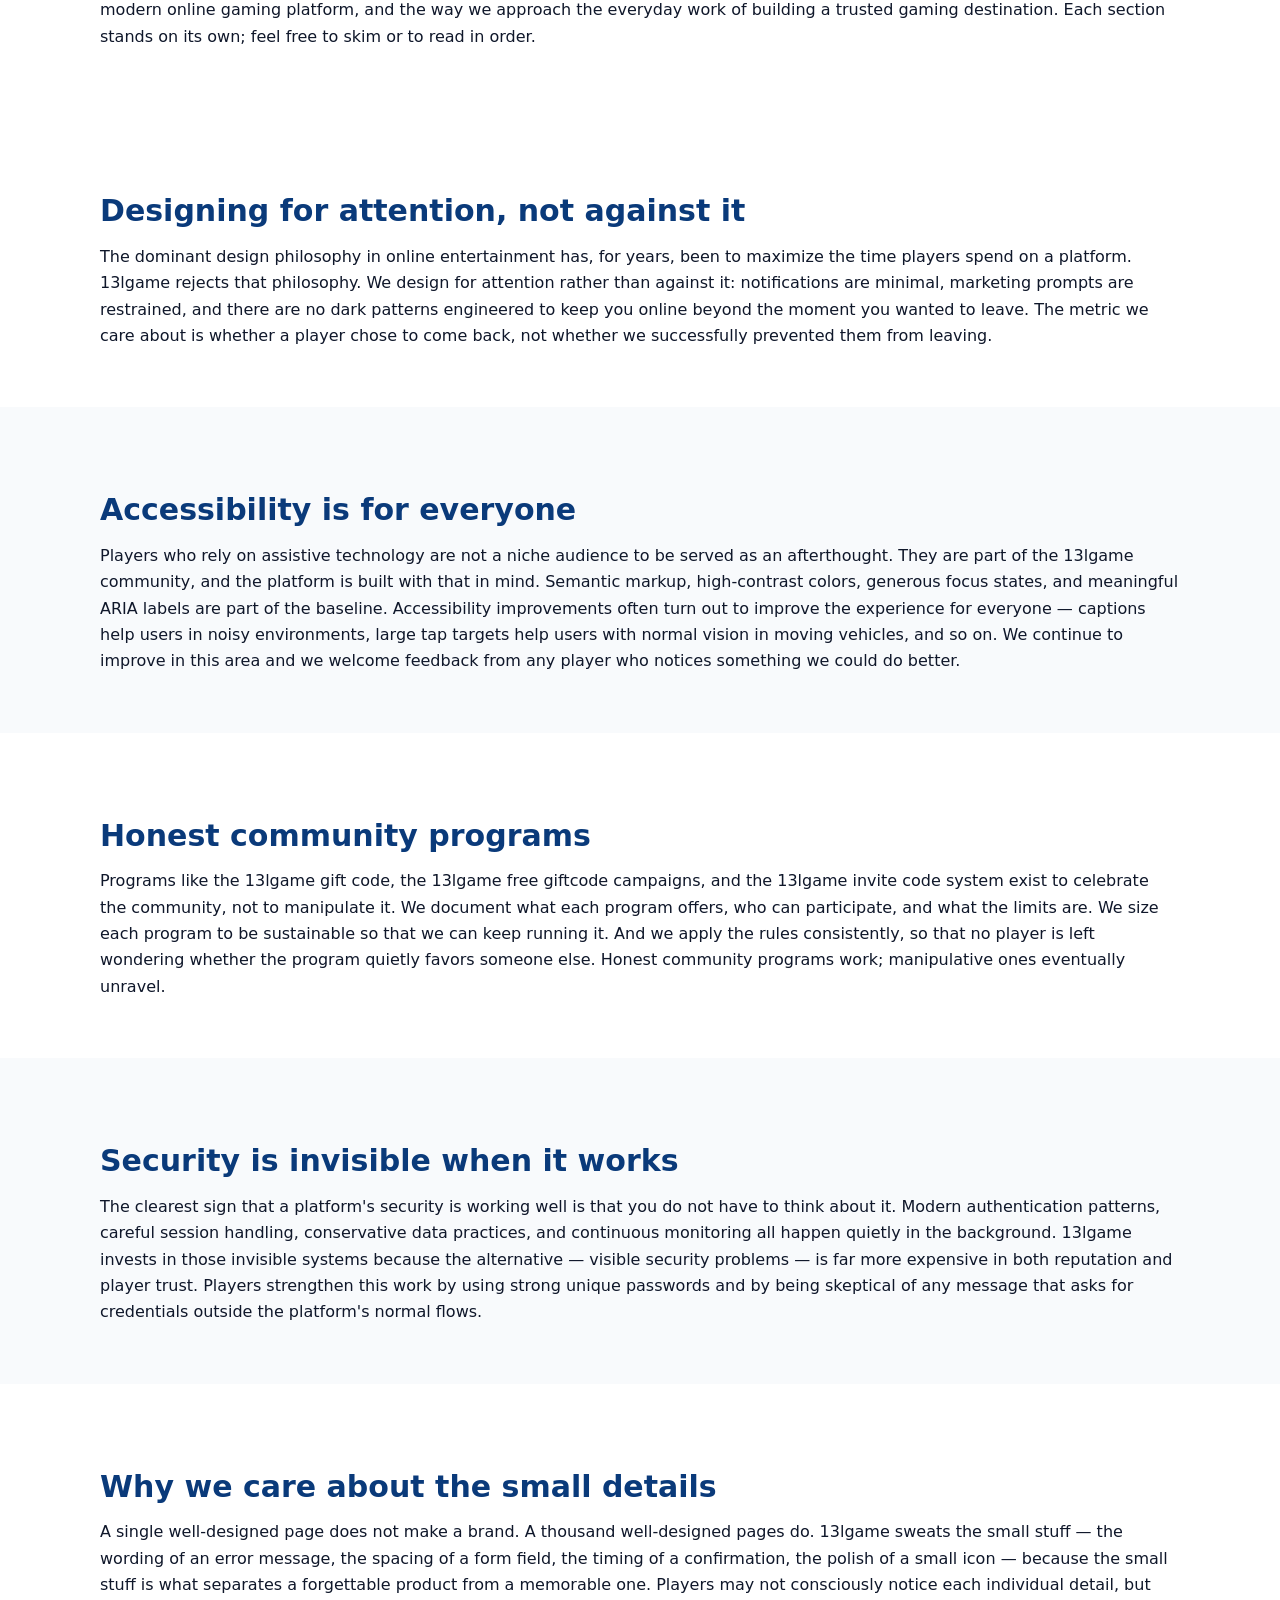
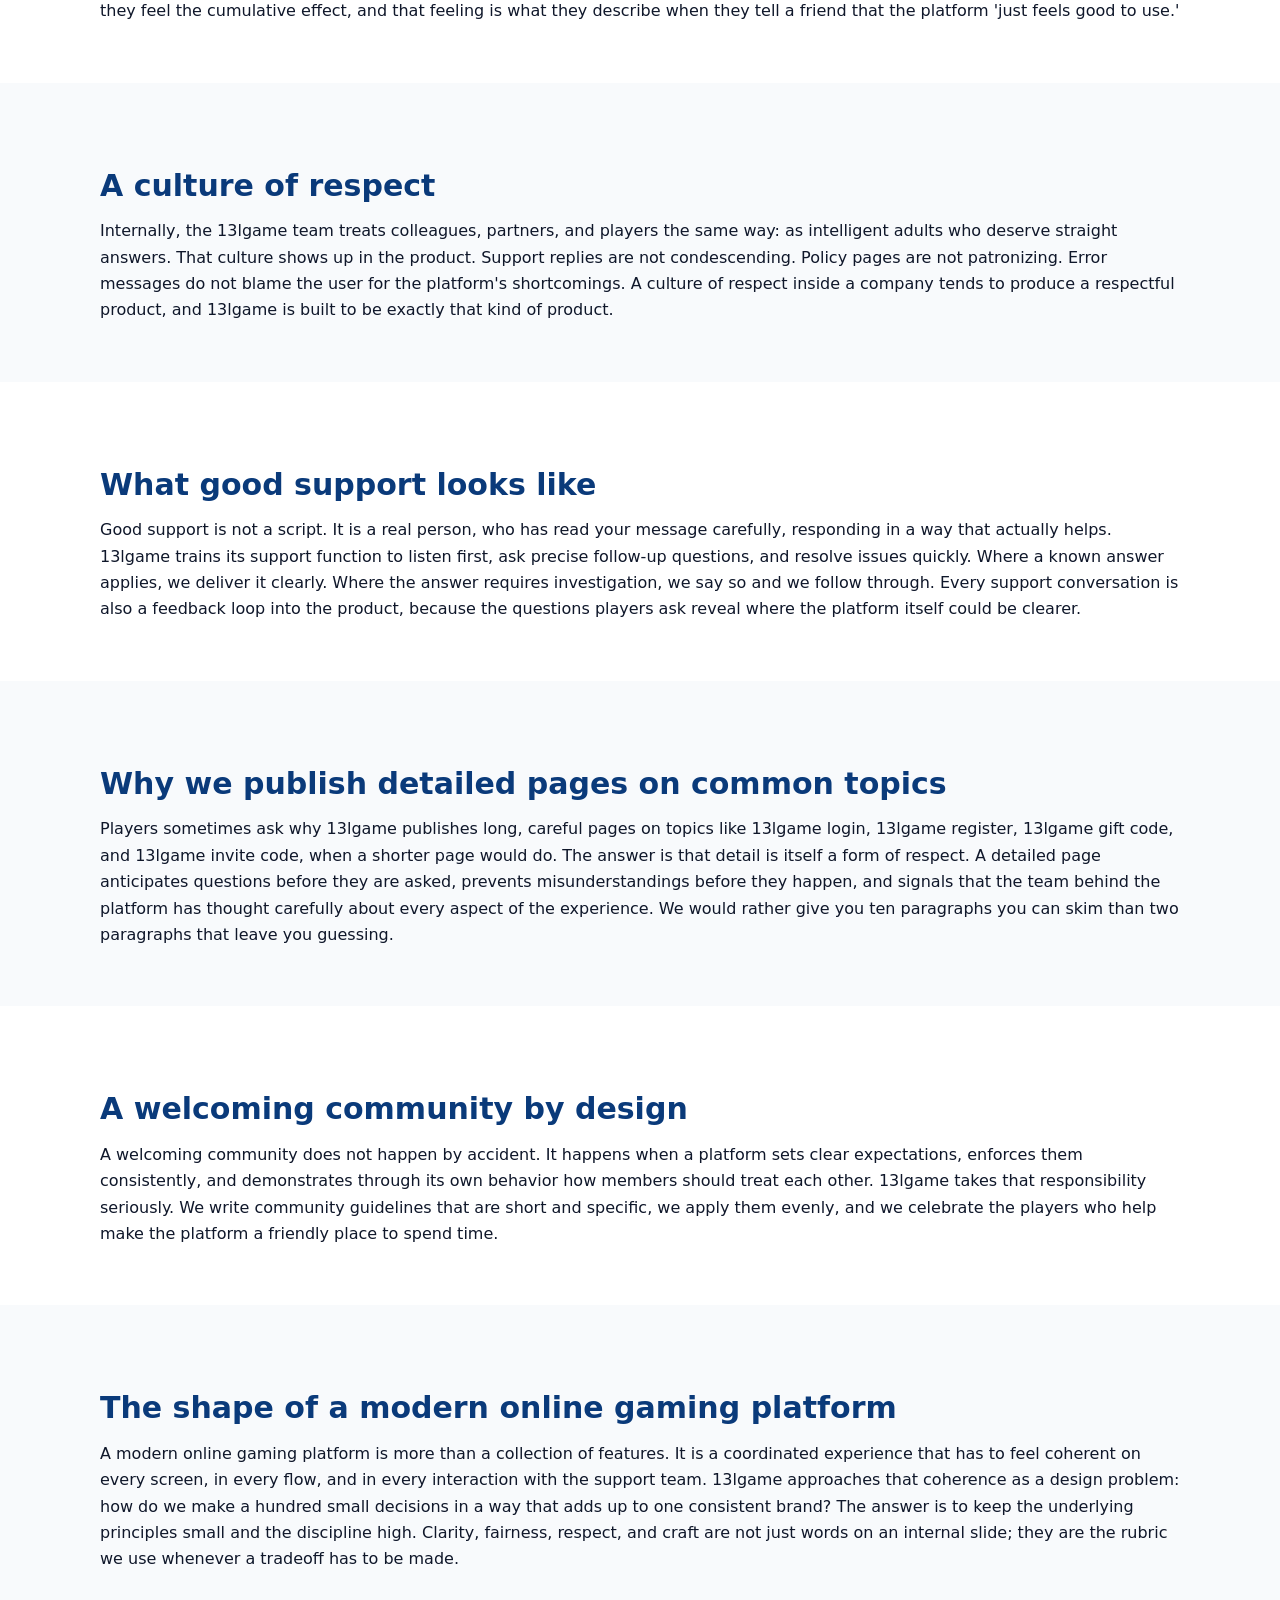
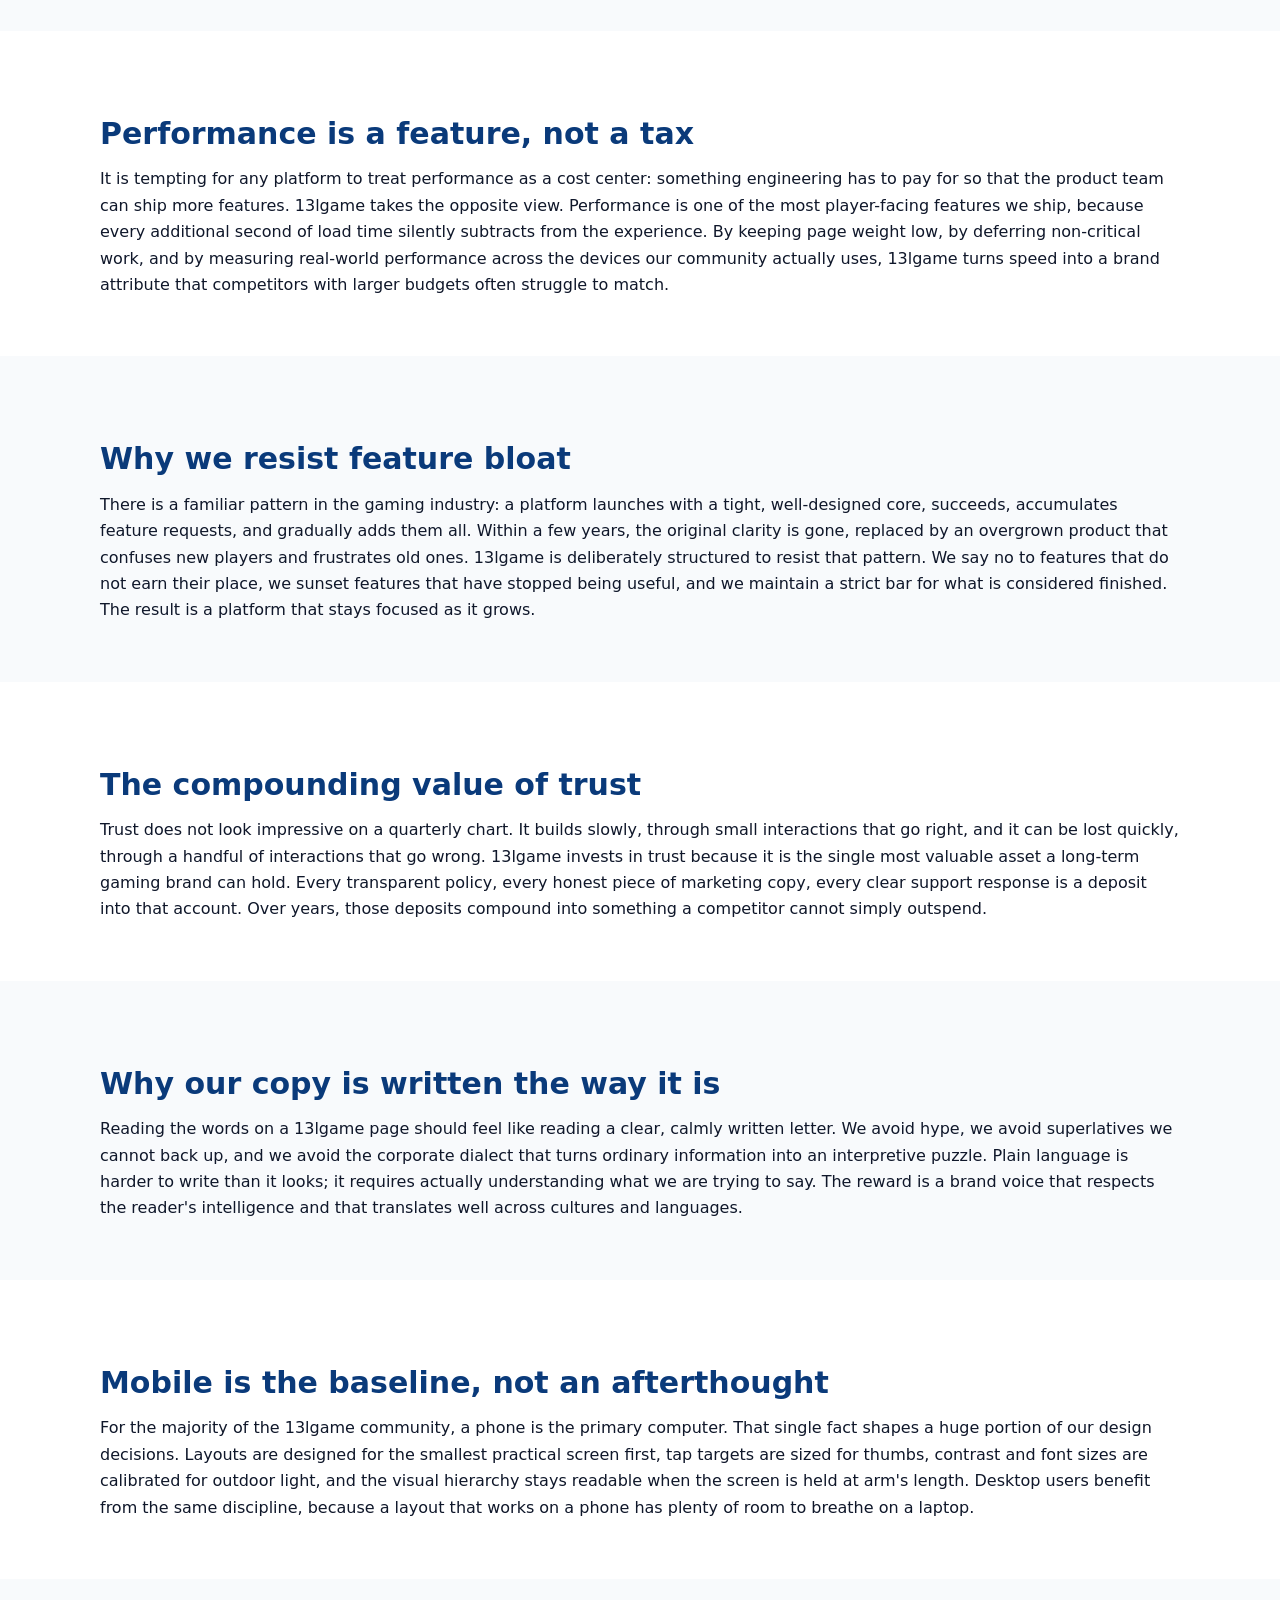
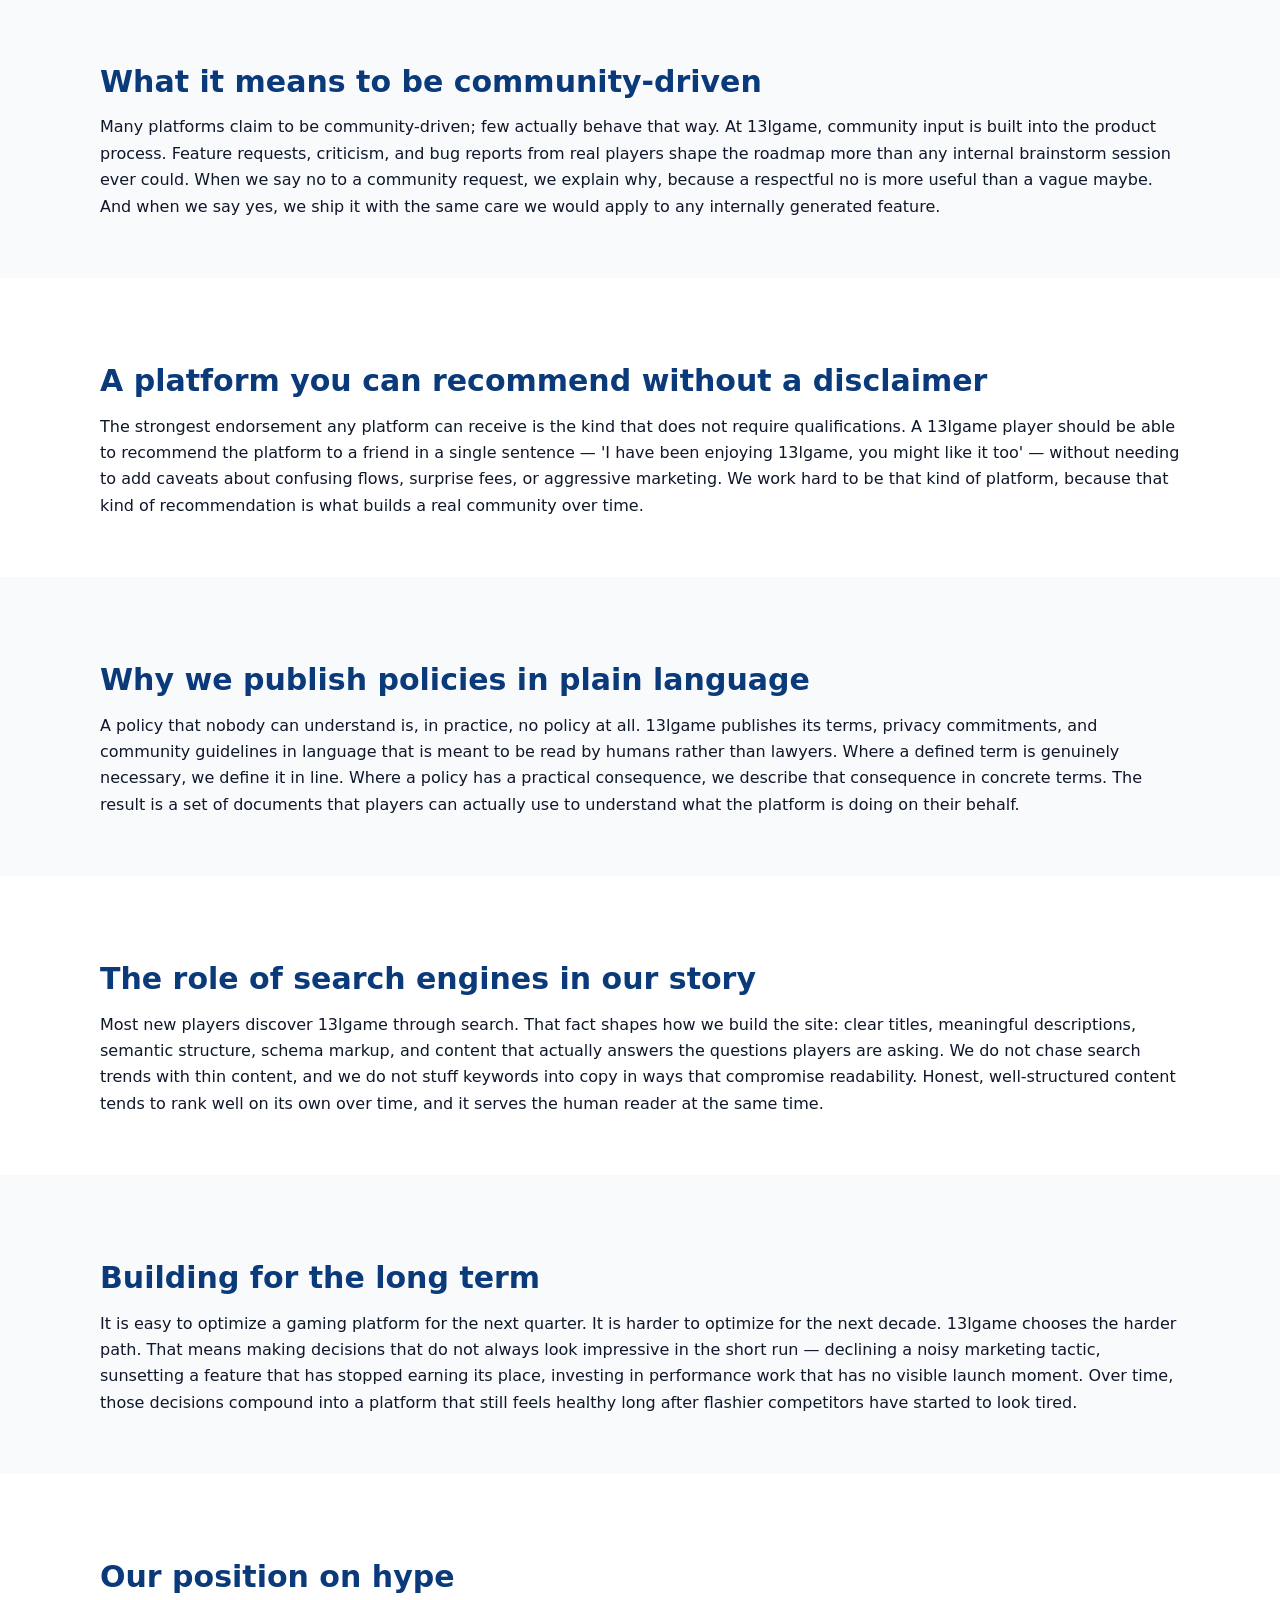
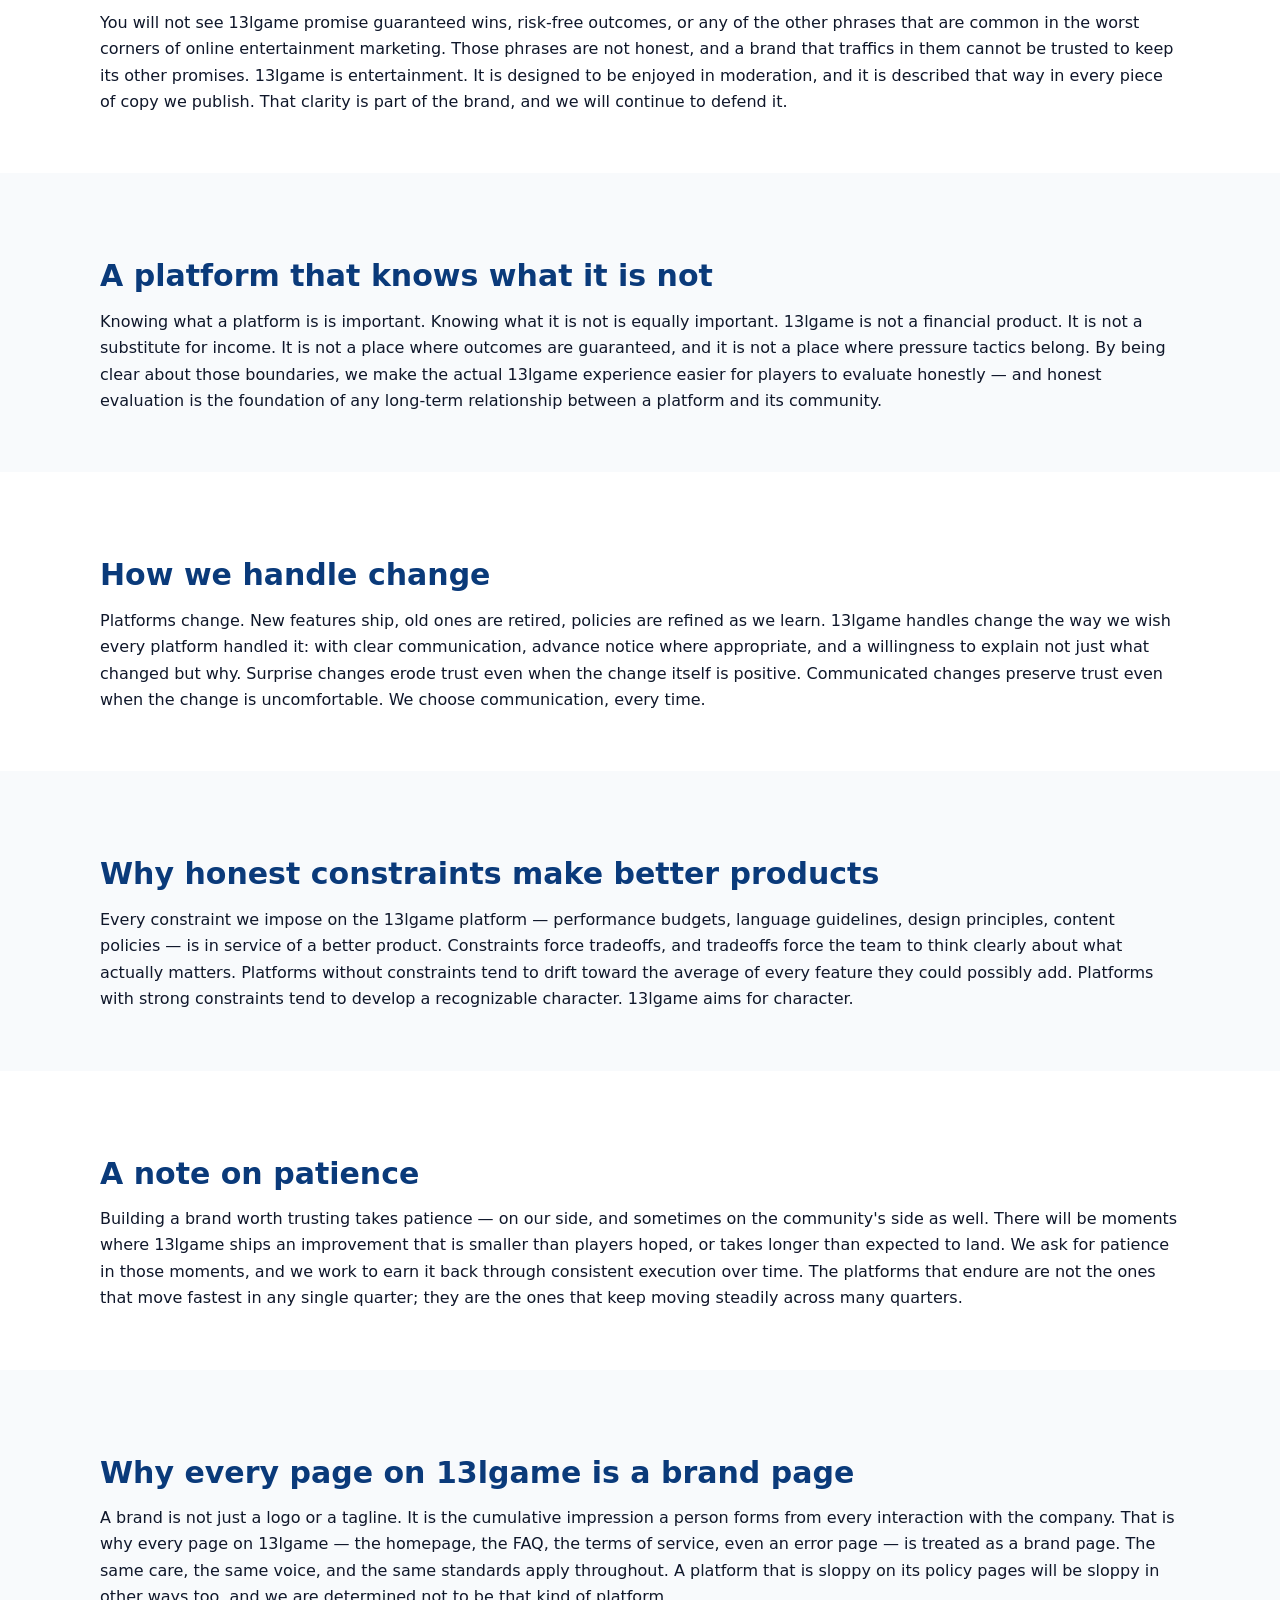
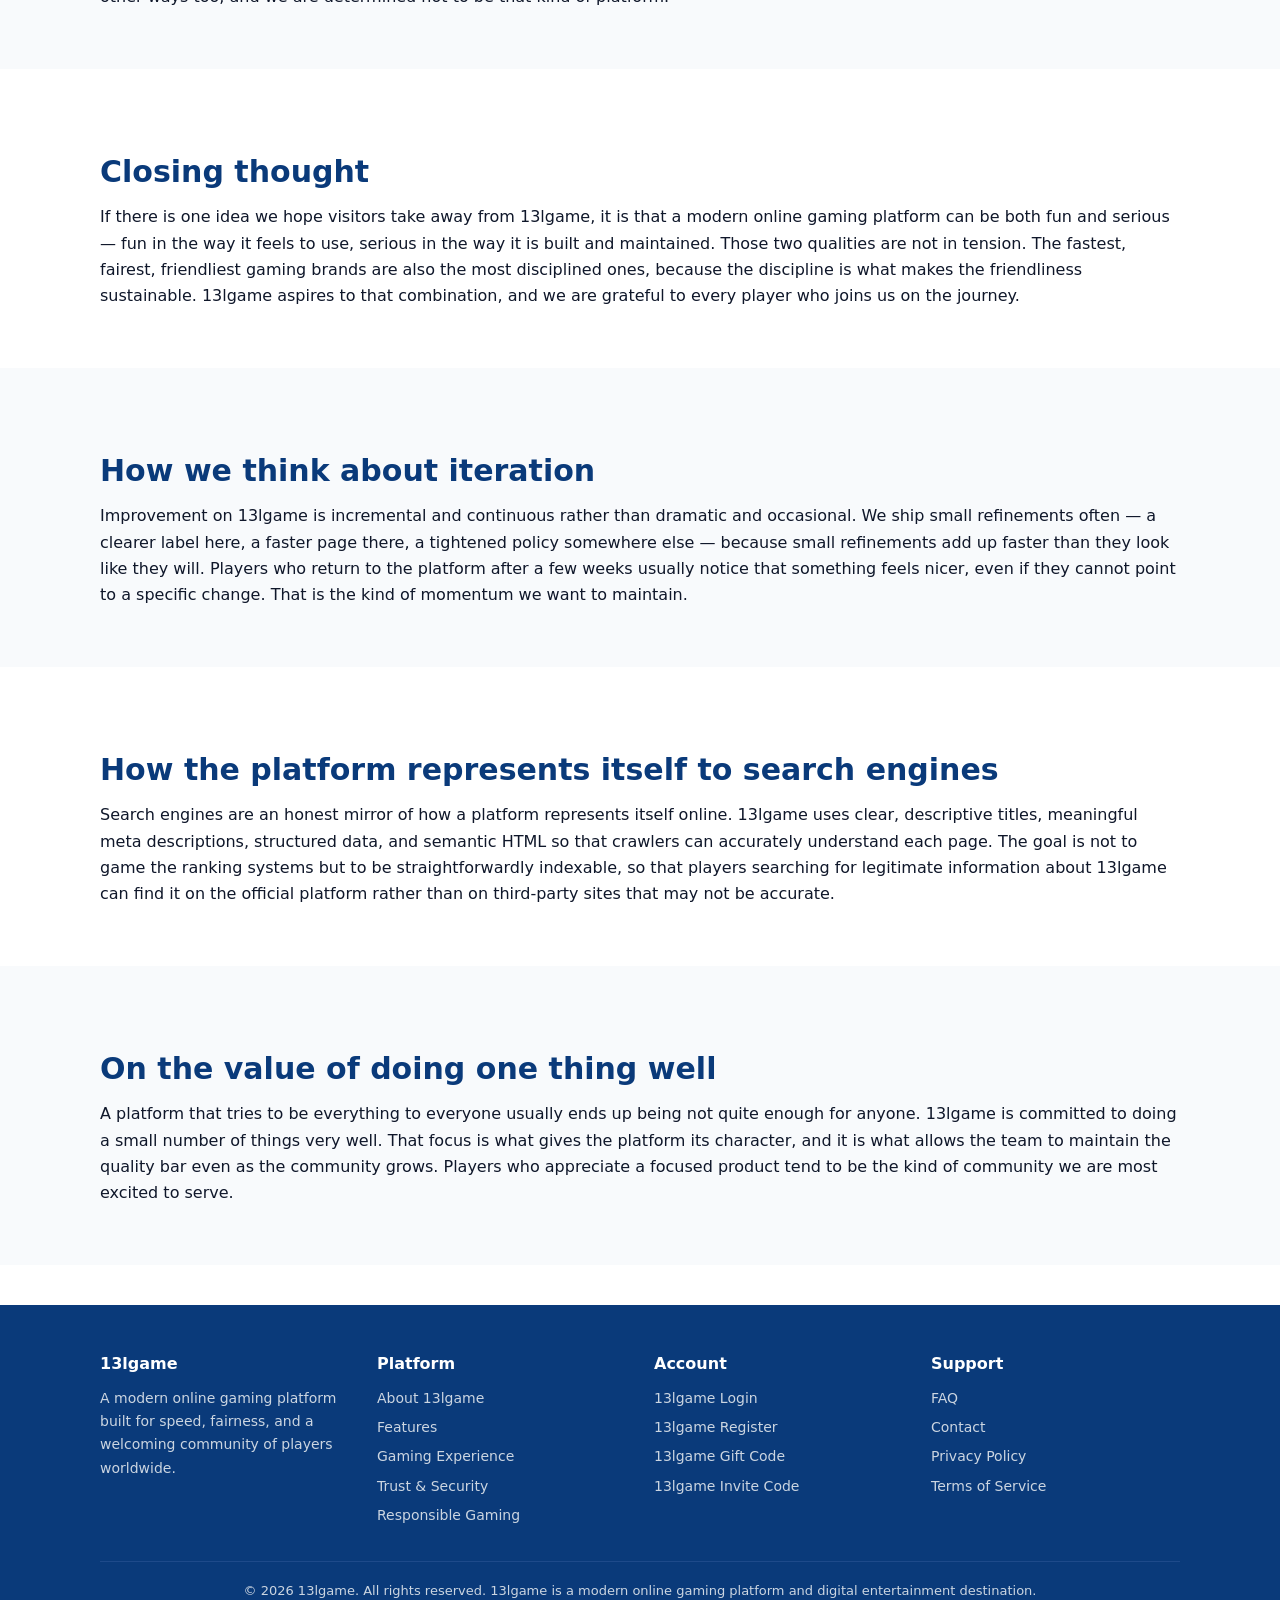
<file: register.html>
<!doctype html>
<html lang="en">
<head>
<meta charset="utf-8">
<meta name="viewport" content="width=device-width,initial-scale=1,viewport-fit=cover">
<title>13lgame Register — Create Your Account on 13lgame</title>
<meta name="description" content="13lgame register information. Learn how the 13lgame registration process works, what information is required, and how the platform protects new accounts.">
<meta name="keywords" content="13lgame register, 13lgame, 13lgame login, 13lgame account, register on 13lgame">
<meta name="author" content="13lgame">
<meta name="robots" content="index,follow,max-image-preview:large,max-snippet:-1">
<meta name="theme-color" content="#0a3a7a">
<link rel="canonical" href="https://13lgames.live/register.html">
<link rel="icon" type="image/svg+xml" href="/assets/favicon.svg">
<link rel="dns-prefetch" href="//13lgames.live">
<link rel="preconnect" href="https://13lgames.live" crossorigin>
<meta property="og:type" content="website">
<meta property="og:site_name" content="13lgame">
<meta property="og:title" content="13lgame Register — Create Your Account on 13lgame">
<meta property="og:description" content="13lgame register information. Learn how the 13lgame registration process works, what information is required, and how the platform protects new accounts.">
<meta property="og:url" content="https://13lgames.live/register.html">
<meta property="og:image" content="https://13lgames.live/assets/hero.svg">
<meta name="twitter:card" content="summary_large_image">
<meta name="twitter:title" content="13lgame Register — Create Your Account on 13lgame">
<meta name="twitter:description" content="13lgame register information. Learn how the 13lgame registration process works, what information is required, and how the platform protects new accounts.">
<meta name="twitter:image" content="https://13lgames.live/assets/hero.svg">
<link rel="stylesheet" href="/assets/styles.css">
<script type="application/ld+json">{"@context":"https://schema.org","@type":"Organization","name":"13lgame","url":"https://13lgames.live","logo":{"@type":"ImageObject","url":"https://13lgames.live/assets/logo.svg"},"sameAs":["https://13lgames.live"],"description":"13lgame is a modern online gaming platform offering a fast, fair, and community-driven digital entertainment experience."}</script>
<script type="application/ld+json">{"@context":"https://schema.org","@type":"WebSite","name":"13lgame","url":"https://13lgames.live","potentialAction":{"@type":"SearchAction","target":"https://13lgames.live/?q={query}","query-input":"required name=query"}}</script>
<script type="application/ld+json">{"@context":"https://schema.org","@type":"WebPage","name":"13lgame Register \u2014 Create Your Account on 13lgame","url":"https://13lgames.live/register.html","description":"13lgame register information. Learn how the 13lgame registration process works, what information is required, and how the platform protects new accounts.","inLanguage":"en","isPartOf":{"@type":"WebSite","name":"13lgame","url":"https://13lgames.live"}}</script>
</head>
<body>
<header class="site"><div class="container nav">
<a href="/" aria-label="13lgame home"><img class="logo" src="/assets/logo.svg" alt="13lgame logo" width="160" height="40"></a>
<nav aria-label="Primary"><ul>
<li><a href="/">Home</a></li>
<li><a href="/about.html">About</a></li>
<li><a href="/features.html">Features</a></li>
<li><a href="/login.html">Login</a></li>
<li><a href="/register.html">Register</a></li>
<li><a href="/giftcode.html">Gift Code</a></li>
<li><a href="/invite-code.html">Invite Code</a></li>
<li><a href="/faq.html">FAQ</a></li>
<li><a href="/contact.html">Contact</a></li>
</ul></nav></div></header>
<div class="container breadcrumb" aria-label="Breadcrumb"><a href="/">Home</a> &rsaquo; <a href="/register.html">13lgame Register</a></div>
<script type="application/ld+json">{"@context":"https://schema.org","@type":"BreadcrumbList","itemListElement":[{"@type":"ListItem","position":1,"name":"Home","item":"https://13lgames.live/"},{"@type":"ListItem","position":2,"name":"13lgame Register","item":"https://13lgames.live/register.html"}]}</script>
<section class='hero'><div class='container'><h1>13lgame register</h1><p class='lead'>This page explains the 13lgame register process, what to expect when creating an account, and how 13lgame protects the information you share.</p></div></section><section><div class='container'><h2>What 13lgame register is for</h2>
<p>13lgame register is the entry point to the 13lgame community. Creating an account unlocks the full 13lgame experience, including access to your account dashboard, the 13lgame gift code program, the 13lgame invite code system, and personalized session history. The process is designed to be quick, clear, and respectful of your time.</p>
<p>We have refined the 13lgame register flow based on real feedback from new players. Earlier versions of the form asked for more than they needed; the current version asks only for what is genuinely required to operate your account responsibly and to support the platform's safety controls. If you ever wonder why a field is on the form, the page itself explains it.</p>
</div></section>
<section class='alt'><div class='container'><h2>The 13lgame register process step by step</h2>
<p>Open the 13lgame register page from the main navigation. You will see a single, focused form with a small number of fields. Fill them in carefully — accurate information makes future support and account recovery much easier.</p>
<p>Review the platform's terms and privacy commitments. We keep these documents in plain language so that you can actually read them, and we recommend doing so. By completing the 13lgame register form, you are agreeing to a clear, documented relationship rather than a buried contract.</p>
<p>Submit the form and follow the on-screen confirmation steps. Once your account is set up, you can move directly into the 13lgame experience or take a moment to explore the platform's features, community programs, and policy pages first.</p>
</div></section>
<section><div class='container'><h2>What information 13lgame collects during register</h2>
<p>13lgame respects the privacy of every player. We design our data handling around the principle of minimization: collect only what we need, keep it only as long as it is useful, and protect it with appropriate safeguards. Our full privacy policy explains exactly what information the platform processes and why, in language that is meant to be read by humans rather than lawyers.</p>
<p>We never sell player data. Information shared with 13lgame is used to operate the platform, to support our community programs such as the 13lgame gift code and 13lgame invite code systems, and to keep the service secure. Where we work with trusted service providers — for example, for infrastructure or analytics — we apply contractual and technical controls that hold them to the same standard we set for ourselves.</p>
<p>Players can contact us at any time with questions about their data. We treat those requests as a normal part of running a trustworthy platform, not as an exception. The faster we can resolve a privacy question, the more confident the community can be that 13lgame takes the topic seriously.</p>
</div></section>
<section class='alt'><div class='container'><h2>Security from the very first session</h2>
<p>Security on 13lgame is treated as an engineering discipline rather than a marketing checkbox. Authentication flows, session handling, and account recovery are built around proven patterns, and we continuously revisit them as best practices evolve. Players who use 13lgame login or 13lgame register can expect a system that prioritizes their account safety from the very first interaction.</p>
<p>We encourage every member of the community to use strong, unique passwords, to be cautious about phishing attempts that impersonate the 13lgame brand, and to keep their contact information up to date so that recovery is possible if something goes wrong. Our official channels are the only place to obtain a legitimate 13lgame gift code or 13lgame invite code — anything else should be treated with healthy skepticism.</p>
<p>Behind the scenes, 13lgame applies layered protections to the platform infrastructure. We monitor for unusual patterns, we rate-limit sensitive endpoints, and we take a conservative approach to data: we collect what we need to run the platform responsibly, and no more. Security is never finished, and we treat every report from the community as an opportunity to make the platform stronger.</p>
</div></section>
<section><div class='container'><h2>Tips for new 13lgame players</h2>
<p>Choose a strong, unique password right from the start. Resist the temptation to reuse a password from another site — a password manager removes the friction and dramatically improves your security posture, on 13lgame and everywhere else.</p>
<p>Take a few minutes to explore the platform before your first long session. Look at the Features page, skim the FAQ, and read the Responsible Gaming guidelines. A small upfront investment in understanding the platform pays off in a smoother experience over time.</p>
<p>If a friend referred you with a 13lgame invite code, enter it during the appropriate step of the register flow. The invite code links your new account to the player who introduced you and helps us understand how the 13lgame community grows.</p>
</div></section>
<section class='alt'><div class='container'><h2>After 13lgame register: next steps</h2>
<p>Once your account is created, the <a href='/login.html'>13lgame login</a> page is the fastest way to return on future visits. The <a href='/giftcode.html'>gift code</a> and <a href='/invite-code.html'>invite code</a> pages explain how to participate in the community programs. The <a href='/faq.html'>FAQ</a> page answers common follow-up questions, and the <a href='/contact.html'>Contact</a> page is always available if you need help.</p>
<p>We are glad to have you in the 13lgame community. Take your time, play in moderation, and reach out whenever you have a question. The platform exists to serve players like you, and we treat every new account as a long-term relationship rather than a short-term acquisition.</p>
</div></section>
<section><div class='container'><h2>Responsible gaming for new players</h2>
<p>Responsible gaming is a non-negotiable part of how 13lgame operates. Online gaming is meant to be entertainment, and entertainment stops being healthy when it stops being optional. We design the platform to encourage moderation: clear session information, easy ways to take a break, and content that never pressures players into longer sessions than they intended.</p>
<p>We strongly recommend that every player set personal limits before each session — limits on time, limits on focus, and limits on the role that gaming plays in their week. If gaming ever stops feeling fun, the right answer is to step away. 13lgame will still be here tomorrow, and a healthy long-term relationship with the platform matters far more to us than any single session.</p>
<p>We also recognize that some players need additional support. If you or someone you know is showing signs of unhealthy gaming behavior, please consult a qualified professional or a recognized support organization in your region. 13lgame supports those conversations and will continue to invest in tools that help players stay in control of their experience.</p>
</div></section>
<section class='alt'><div class='container'><h2>Privacy commitment</h2>
<p>13lgame respects the privacy of every player. We design our data handling around the principle of minimization: collect only what we need, keep it only as long as it is useful, and protect it with appropriate safeguards. Our full privacy policy explains exactly what information the platform processes and why, in language that is meant to be read by humans rather than lawyers.</p>
<p>We never sell player data. Information shared with 13lgame is used to operate the platform, to support our community programs such as the 13lgame gift code and 13lgame invite code systems, and to keep the service secure. Where we work with trusted service providers — for example, for infrastructure or analytics — we apply contractual and technical controls that hold them to the same standard we set for ourselves.</p>
<p>Players can contact us at any time with questions about their data. We treat those requests as a normal part of running a trustworthy platform, not as an exception. The faster we can resolve a privacy question, the more confident the community can be that 13lgame takes the topic seriously.</p>
</div></section>
<section><div class='container'><h2>Community guidelines</h2>
<p>The 13lgame community is the soul of the platform. A gaming destination is only as strong as the people who show up to it, and we are fortunate to have a growing base of players who treat each other with respect, share strategies, and welcome newcomers. Whether you found us through a friend's 13lgame invite code or discovered the platform through search, you are part of that community from your first session.</p>
<p>We invest in the community in two ways. First, by writing community guidelines that are short, specific, and consistently enforced — no surprise rules, no selective application. Second, by listening. Feature requests, criticism, and bug reports from real players have shaped 13lgame more than any internal roadmap ever could, and that is exactly the way we want it.</p>
<p>Programs like the 13lgame gift code and 13lgame free giftcode rewards exist to celebrate the community, not to manipulate it. When we run a campaign, the goal is to give regular players a small, well-defined benefit and to give new players a friendlier on-ramp. We keep these programs honest, sustainable, and clearly explained.</p>
</div></section>
<div class='container'><div class='cta'>
<h2>Join the 13lgame community</h2>
<p>Create an account or log in to access the modern online gaming platform thousands of players already trust.</p>
<a class='btn' href='/register.html'>13lgame Register</a> <a class='btn outline' href='/login.html' style='background:transparent;border:2px solid #fff;color:#fff;margin-left:8px'>13lgame Login</a>
</div></div>
<section><div class='container'><h2>Going deeper: how 13lgame thinks about the long game</h2><p>The sections below add additional context for readers who want a fuller picture of the 13lgame brand, the philosophy behind the modern online gaming platform, and the way we approach the everyday work of building a trusted gaming destination. Each section stands on its own; feel free to skim or to read in order.</p></div></section>
<section><div class='container'><h2>Designing for attention, not against it</h2>
<p>The dominant design philosophy in online entertainment has, for years, been to maximize the time players spend on a platform. 13lgame rejects that philosophy. We design for attention rather than against it: notifications are minimal, marketing prompts are restrained, and there are no dark patterns engineered to keep you online beyond the moment you wanted to leave. The metric we care about is whether a player chose to come back, not whether we successfully prevented them from leaving.</p>
</div></section>
<section class='alt'><div class='container'><h2>Accessibility is for everyone</h2>
<p>Players who rely on assistive technology are not a niche audience to be served as an afterthought. They are part of the 13lgame community, and the platform is built with that in mind. Semantic markup, high-contrast colors, generous focus states, and meaningful ARIA labels are part of the baseline. Accessibility improvements often turn out to improve the experience for everyone — captions help users in noisy environments, large tap targets help users with normal vision in moving vehicles, and so on. We continue to improve in this area and we welcome feedback from any player who notices something we could do better.</p>
</div></section>
<section><div class='container'><h2>Honest community programs</h2>
<p>Programs like the 13lgame gift code, the 13lgame free giftcode campaigns, and the 13lgame invite code system exist to celebrate the community, not to manipulate it. We document what each program offers, who can participate, and what the limits are. We size each program to be sustainable so that we can keep running it. And we apply the rules consistently, so that no player is left wondering whether the program quietly favors someone else. Honest community programs work; manipulative ones eventually unravel.</p>
</div></section>
<section class='alt'><div class='container'><h2>Security is invisible when it works</h2>
<p>The clearest sign that a platform's security is working well is that you do not have to think about it. Modern authentication patterns, careful session handling, conservative data practices, and continuous monitoring all happen quietly in the background. 13lgame invests in those invisible systems because the alternative — visible security problems — is far more expensive in both reputation and player trust. Players strengthen this work by using strong unique passwords and by being skeptical of any message that asks for credentials outside the platform's normal flows.</p>
</div></section>
<section><div class='container'><h2>Why we care about the small details</h2>
<p>A single well-designed page does not make a brand. A thousand well-designed pages do. 13lgame sweats the small stuff — the wording of an error message, the spacing of a form field, the timing of a confirmation, the polish of a small icon — because the small stuff is what separates a forgettable product from a memorable one. Players may not consciously notice each individual detail, but they feel the cumulative effect, and that feeling is what they describe when they tell a friend that the platform 'just feels good to use.'</p>
</div></section>
<section class='alt'><div class='container'><h2>A culture of respect</h2>
<p>Internally, the 13lgame team treats colleagues, partners, and players the same way: as intelligent adults who deserve straight answers. That culture shows up in the product. Support replies are not condescending. Policy pages are not patronizing. Error messages do not blame the user for the platform's shortcomings. A culture of respect inside a company tends to produce a respectful product, and 13lgame is built to be exactly that kind of product.</p>
</div></section>
<section><div class='container'><h2>What good support looks like</h2>
<p>Good support is not a script. It is a real person, who has read your message carefully, responding in a way that actually helps. 13lgame trains its support function to listen first, ask precise follow-up questions, and resolve issues quickly. Where a known answer applies, we deliver it clearly. Where the answer requires investigation, we say so and we follow through. Every support conversation is also a feedback loop into the product, because the questions players ask reveal where the platform itself could be clearer.</p>
</div></section>
<section class='alt'><div class='container'><h2>Why we publish detailed pages on common topics</h2>
<p>Players sometimes ask why 13lgame publishes long, careful pages on topics like 13lgame login, 13lgame register, 13lgame gift code, and 13lgame invite code, when a shorter page would do. The answer is that detail is itself a form of respect. A detailed page anticipates questions before they are asked, prevents misunderstandings before they happen, and signals that the team behind the platform has thought carefully about every aspect of the experience. We would rather give you ten paragraphs you can skim than two paragraphs that leave you guessing.</p>
</div></section>
<section><div class='container'><h2>A welcoming community by design</h2>
<p>A welcoming community does not happen by accident. It happens when a platform sets clear expectations, enforces them consistently, and demonstrates through its own behavior how members should treat each other. 13lgame takes that responsibility seriously. We write community guidelines that are short and specific, we apply them evenly, and we celebrate the players who help make the platform a friendly place to spend time.</p>
</div></section>
<section class='alt'><div class='container'><h2>The shape of a modern online gaming platform</h2><p>A modern online gaming platform is more than a collection of features. It is a coordinated experience that has to feel coherent on every screen, in every flow, and in every interaction with the support team. 13lgame approaches that coherence as a design problem: how do we make a hundred small decisions in a way that adds up to one consistent brand? The answer is to keep the underlying principles small and the discipline high. Clarity, fairness, respect, and craft are not just words on an internal slide; they are the rubric we use whenever a tradeoff has to be made.</p></div></section>
<section><div class='container'><h2>Performance is a feature, not a tax</h2><p>It is tempting for any platform to treat performance as a cost center: something engineering has to pay for so that the product team can ship more features. 13lgame takes the opposite view. Performance is one of the most player-facing features we ship, because every additional second of load time silently subtracts from the experience. By keeping page weight low, by deferring non-critical work, and by measuring real-world performance across the devices our community actually uses, 13lgame turns speed into a brand attribute that competitors with larger budgets often struggle to match.</p></div></section>
<section class='alt'><div class='container'><h2>Why we resist feature bloat</h2><p>There is a familiar pattern in the gaming industry: a platform launches with a tight, well-designed core, succeeds, accumulates feature requests, and gradually adds them all. Within a few years, the original clarity is gone, replaced by an overgrown product that confuses new players and frustrates old ones. 13lgame is deliberately structured to resist that pattern. We say no to features that do not earn their place, we sunset features that have stopped being useful, and we maintain a strict bar for what is considered finished. The result is a platform that stays focused as it grows.</p></div></section>
<section><div class='container'><h2>The compounding value of trust</h2><p>Trust does not look impressive on a quarterly chart. It builds slowly, through small interactions that go right, and it can be lost quickly, through a handful of interactions that go wrong. 13lgame invests in trust because it is the single most valuable asset a long-term gaming brand can hold. Every transparent policy, every honest piece of marketing copy, every clear support response is a deposit into that account. Over years, those deposits compound into something a competitor cannot simply outspend.</p></div></section>
<section class='alt'><div class='container'><h2>Why our copy is written the way it is</h2><p>Reading the words on a 13lgame page should feel like reading a clear, calmly written letter. We avoid hype, we avoid superlatives we cannot back up, and we avoid the corporate dialect that turns ordinary information into an interpretive puzzle. Plain language is harder to write than it looks; it requires actually understanding what we are trying to say. The reward is a brand voice that respects the reader's intelligence and that translates well across cultures and languages.</p></div></section>
<section><div class='container'><h2>Mobile is the baseline, not an afterthought</h2><p>For the majority of the 13lgame community, a phone is the primary computer. That single fact shapes a huge portion of our design decisions. Layouts are designed for the smallest practical screen first, tap targets are sized for thumbs, contrast and font sizes are calibrated for outdoor light, and the visual hierarchy stays readable when the screen is held at arm's length. Desktop users benefit from the same discipline, because a layout that works on a phone has plenty of room to breathe on a laptop.</p></div></section>
<section class='alt'><div class='container'><h2>What it means to be community-driven</h2><p>Many platforms claim to be community-driven; few actually behave that way. At 13lgame, community input is built into the product process. Feature requests, criticism, and bug reports from real players shape the roadmap more than any internal brainstorm session ever could. When we say no to a community request, we explain why, because a respectful no is more useful than a vague maybe. And when we say yes, we ship it with the same care we would apply to any internally generated feature.</p></div></section>
<section><div class='container'><h2>A platform you can recommend without a disclaimer</h2><p>The strongest endorsement any platform can receive is the kind that does not require qualifications. A 13lgame player should be able to recommend the platform to a friend in a single sentence — 'I have been enjoying 13lgame, you might like it too' — without needing to add caveats about confusing flows, surprise fees, or aggressive marketing. We work hard to be that kind of platform, because that kind of recommendation is what builds a real community over time.</p></div></section>
<section class='alt'><div class='container'><h2>Why we publish policies in plain language</h2><p>A policy that nobody can understand is, in practice, no policy at all. 13lgame publishes its terms, privacy commitments, and community guidelines in language that is meant to be read by humans rather than lawyers. Where a defined term is genuinely necessary, we define it in line. Where a policy has a practical consequence, we describe that consequence in concrete terms. The result is a set of documents that players can actually use to understand what the platform is doing on their behalf.</p></div></section>
<section><div class='container'><h2>The role of search engines in our story</h2><p>Most new players discover 13lgame through search. That fact shapes how we build the site: clear titles, meaningful descriptions, semantic structure, schema markup, and content that actually answers the questions players are asking. We do not chase search trends with thin content, and we do not stuff keywords into copy in ways that compromise readability. Honest, well-structured content tends to rank well on its own over time, and it serves the human reader at the same time.</p></div></section>
<section class='alt'><div class='container'><h2>Building for the long term</h2><p>It is easy to optimize a gaming platform for the next quarter. It is harder to optimize for the next decade. 13lgame chooses the harder path. That means making decisions that do not always look impressive in the short run — declining a noisy marketing tactic, sunsetting a feature that has stopped earning its place, investing in performance work that has no visible launch moment. Over time, those decisions compound into a platform that still feels healthy long after flashier competitors have started to look tired.</p></div></section>
<section><div class='container'><h2>Our position on hype</h2><p>You will not see 13lgame promise guaranteed wins, risk-free outcomes, or any of the other phrases that are common in the worst corners of online entertainment marketing. Those phrases are not honest, and a brand that traffics in them cannot be trusted to keep its other promises. 13lgame is entertainment. It is designed to be enjoyed in moderation, and it is described that way in every piece of copy we publish. That clarity is part of the brand, and we will continue to defend it.</p></div></section>
<section class='alt'><div class='container'><h2>A platform that knows what it is not</h2><p>Knowing what a platform is is important. Knowing what it is not is equally important. 13lgame is not a financial product. It is not a substitute for income. It is not a place where outcomes are guaranteed, and it is not a place where pressure tactics belong. By being clear about those boundaries, we make the actual 13lgame experience easier for players to evaluate honestly — and honest evaluation is the foundation of any long-term relationship between a platform and its community.</p></div></section>
<section><div class='container'><h2>How we handle change</h2><p>Platforms change. New features ship, old ones are retired, policies are refined as we learn. 13lgame handles change the way we wish every platform handled it: with clear communication, advance notice where appropriate, and a willingness to explain not just what changed but why. Surprise changes erode trust even when the change itself is positive. Communicated changes preserve trust even when the change is uncomfortable. We choose communication, every time.</p></div></section>
<section class='alt'><div class='container'><h2>Why honest constraints make better products</h2><p>Every constraint we impose on the 13lgame platform — performance budgets, language guidelines, design principles, content policies — is in service of a better product. Constraints force tradeoffs, and tradeoffs force the team to think clearly about what actually matters. Platforms without constraints tend to drift toward the average of every feature they could possibly add. Platforms with strong constraints tend to develop a recognizable character. 13lgame aims for character.</p></div></section>
<section><div class='container'><h2>A note on patience</h2><p>Building a brand worth trusting takes patience — on our side, and sometimes on the community's side as well. There will be moments where 13lgame ships an improvement that is smaller than players hoped, or takes longer than expected to land. We ask for patience in those moments, and we work to earn it back through consistent execution over time. The platforms that endure are not the ones that move fastest in any single quarter; they are the ones that keep moving steadily across many quarters.</p></div></section>
<section class='alt'><div class='container'><h2>Why every page on 13lgame is a brand page</h2><p>A brand is not just a logo or a tagline. It is the cumulative impression a person forms from every interaction with the company. That is why every page on 13lgame — the homepage, the FAQ, the terms of service, even an error page — is treated as a brand page. The same care, the same voice, and the same standards apply throughout. A platform that is sloppy on its policy pages will be sloppy in other ways too, and we are determined not to be that kind of platform.</p></div></section>
<section><div class='container'><h2>Closing thought</h2><p>If there is one idea we hope visitors take away from 13lgame, it is that a modern online gaming platform can be both fun and serious — fun in the way it feels to use, serious in the way it is built and maintained. Those two qualities are not in tension. The fastest, fairest, friendliest gaming brands are also the most disciplined ones, because the discipline is what makes the friendliness sustainable. 13lgame aspires to that combination, and we are grateful to every player who joins us on the journey.</p></div></section>
<section class='alt'><div class='container'><h2>How we think about iteration</h2><p>Improvement on 13lgame is incremental and continuous rather than dramatic and occasional. We ship small refinements often — a clearer label here, a faster page there, a tightened policy somewhere else — because small refinements add up faster than they look like they will. Players who return to the platform after a few weeks usually notice that something feels nicer, even if they cannot point to a specific change. That is the kind of momentum we want to maintain.</p></div></section>
<section><div class='container'><h2>How the platform represents itself to search engines</h2><p>Search engines are an honest mirror of how a platform represents itself online. 13lgame uses clear, descriptive titles, meaningful meta descriptions, structured data, and semantic HTML so that crawlers can accurately understand each page. The goal is not to game the ranking systems but to be straightforwardly indexable, so that players searching for legitimate information about 13lgame can find it on the official platform rather than on third-party sites that may not be accurate.</p></div></section>
<section class='alt'><div class='container'><h2>On the value of doing one thing well</h2><p>A platform that tries to be everything to everyone usually ends up being not quite enough for anyone. 13lgame is committed to doing a small number of things very well. That focus is what gives the platform its character, and it is what allows the team to maintain the quality bar even as the community grows. Players who appreciate a focused product tend to be the kind of community we are most excited to serve.</p></div></section>
<footer class="site"><div class="container">
<div class="foot-grid">
<div><h4>13lgame</h4><p style="font-size:14px;color:#cbd5e1">A modern online gaming platform built for speed, fairness, and a welcoming community of players worldwide.</p></div>
<div><h4>Platform</h4><ul>
<li><a href="/about.html">About 13lgame</a></li>
<li><a href="/features.html">Features</a></li>
<li><a href="/gaming-experience.html">Gaming Experience</a></li>
<li><a href="/trust-security.html">Trust &amp; Security</a></li>
<li><a href="/responsible-gaming.html">Responsible Gaming</a></li>
</ul></div>
<div><h4>Account</h4><ul>
<li><a href="/login.html">13lgame Login</a></li>
<li><a href="/register.html">13lgame Register</a></li>
<li><a href="/giftcode.html">13lgame Gift Code</a></li>
<li><a href="/invite-code.html">13lgame Invite Code</a></li>
</ul></div>
<div><h4>Support</h4><ul>
<li><a href="/faq.html">FAQ</a></li>
<li><a href="/contact.html">Contact</a></li>
<li><a href="/privacy.html">Privacy Policy</a></li>
<li><a href="/terms.html">Terms of Service</a></li>
</ul></div>
</div>
<div class="foot-bottom">&copy; <span id="year">2026</span> 13lgame. All rights reserved. 13lgame is a modern online gaming platform and digital entertainment destination.</div>
</div></footer>
<script src="/assets/script.js" defer></script>
</body></html>
</file>
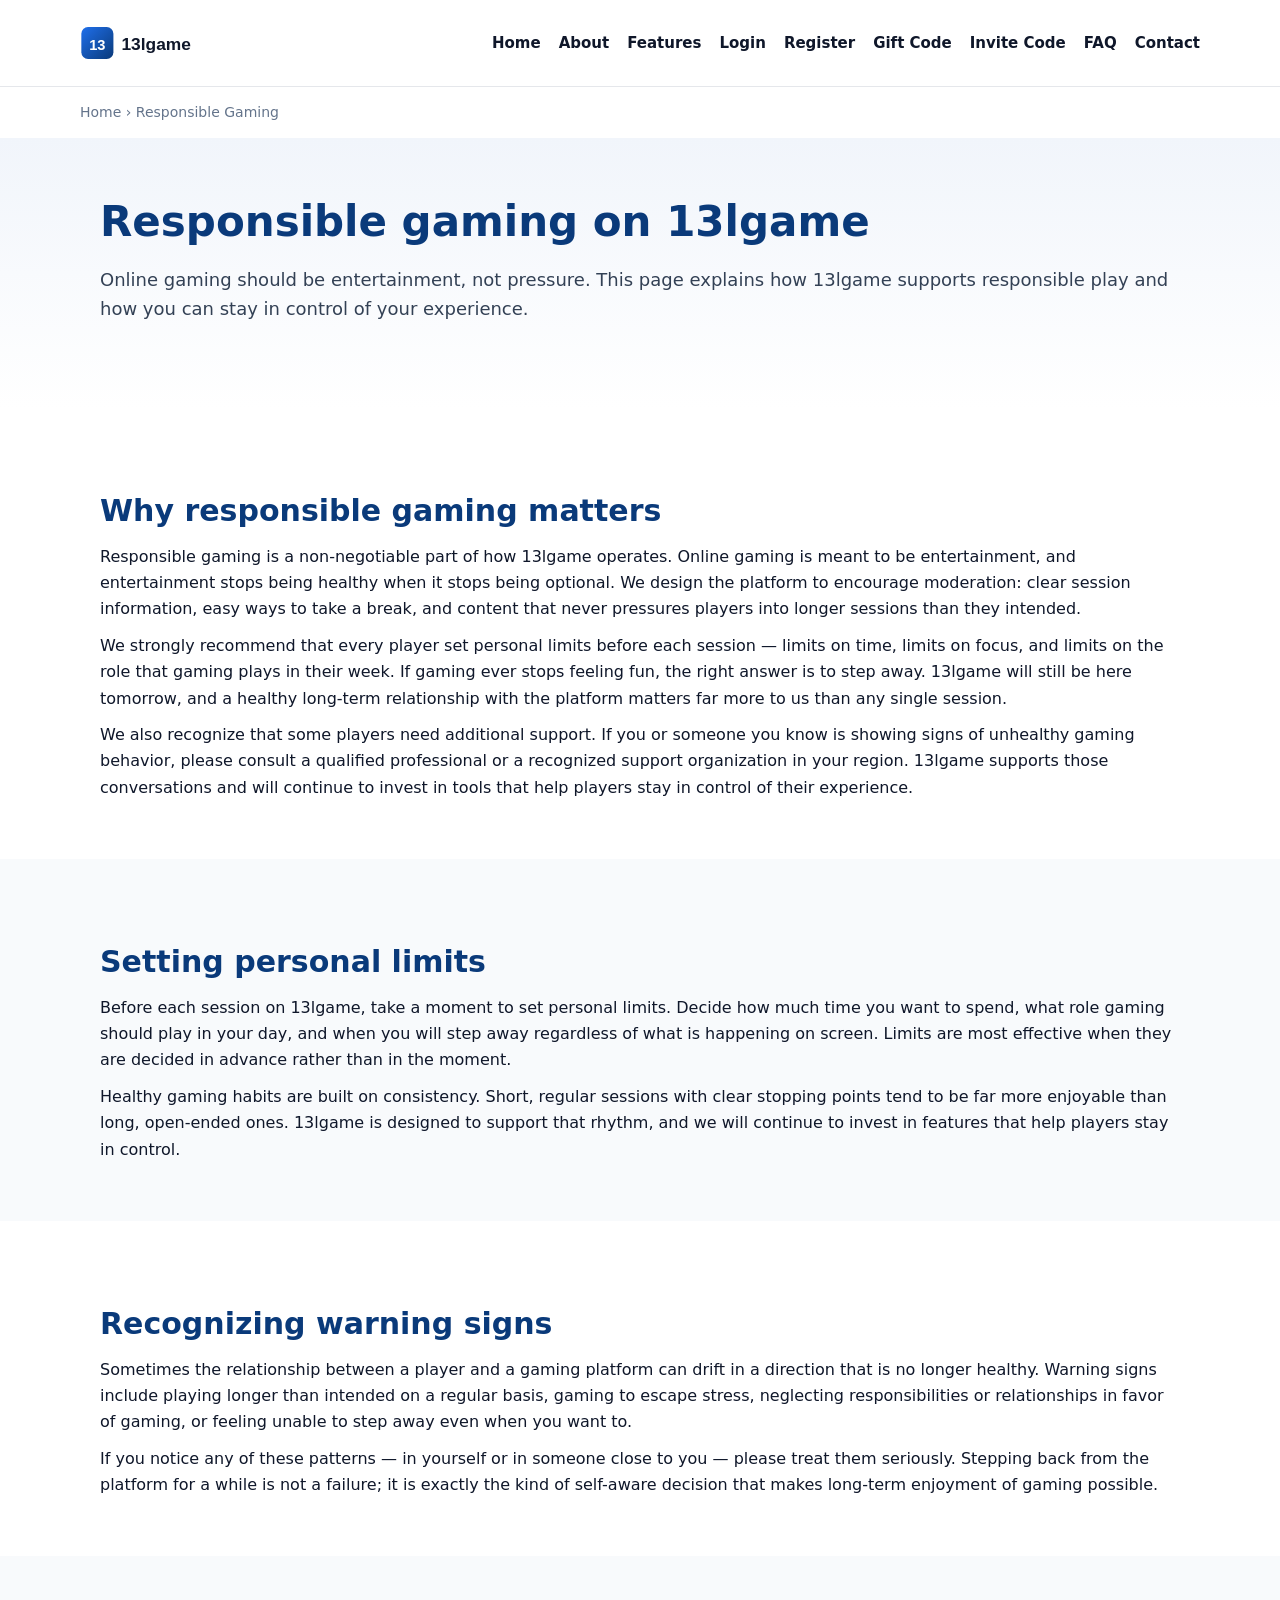
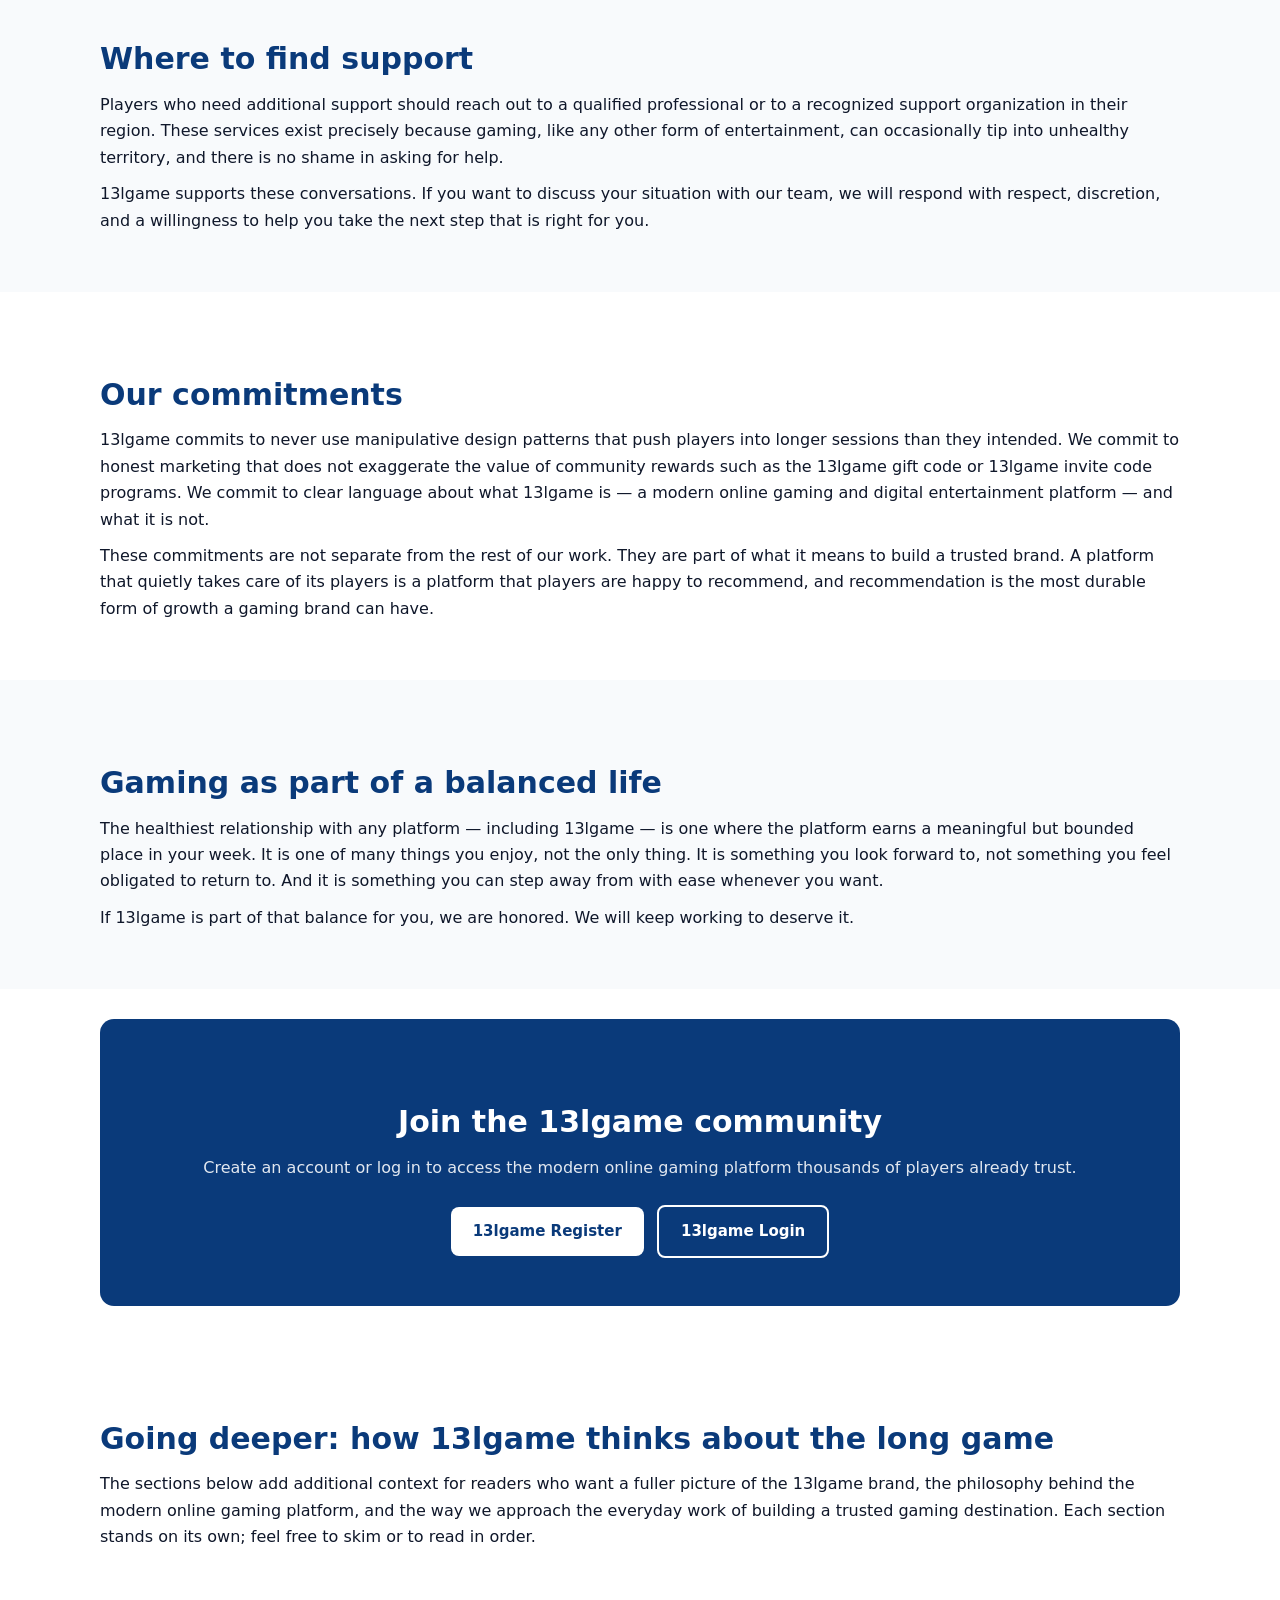
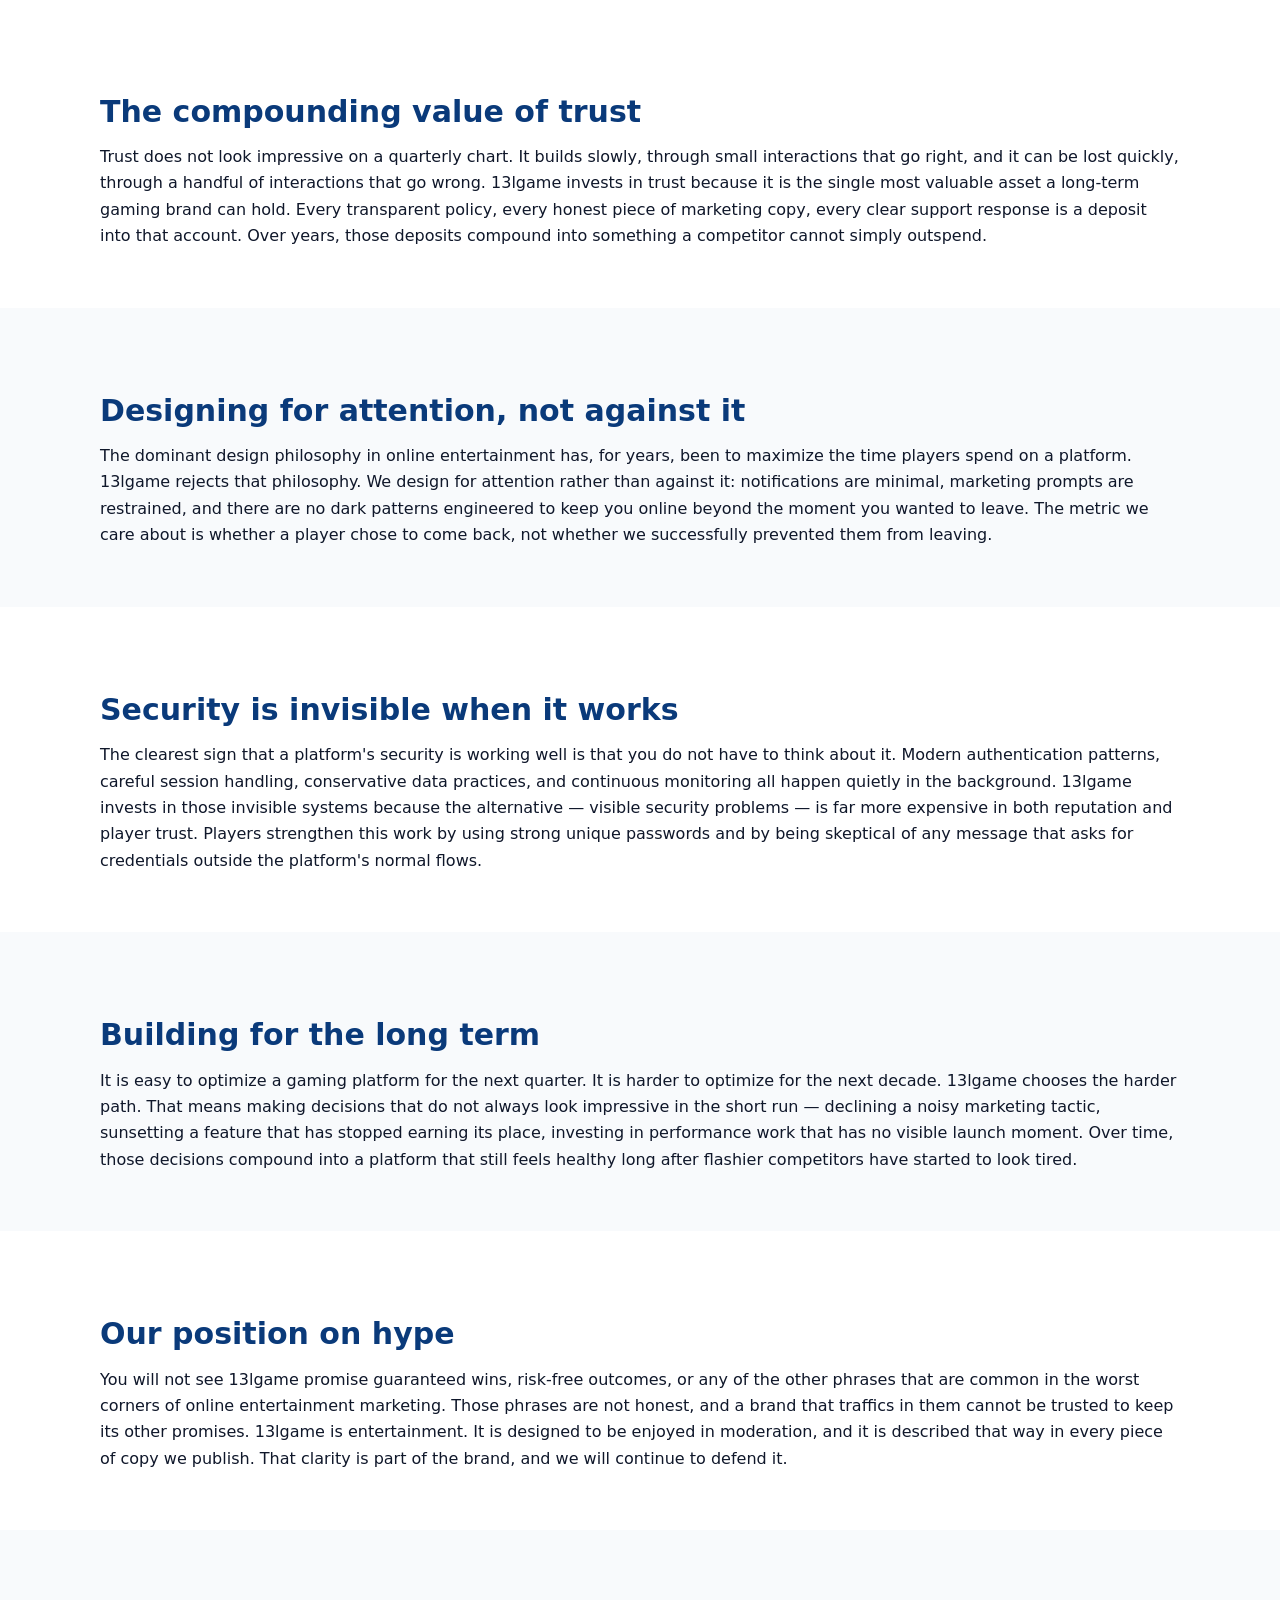
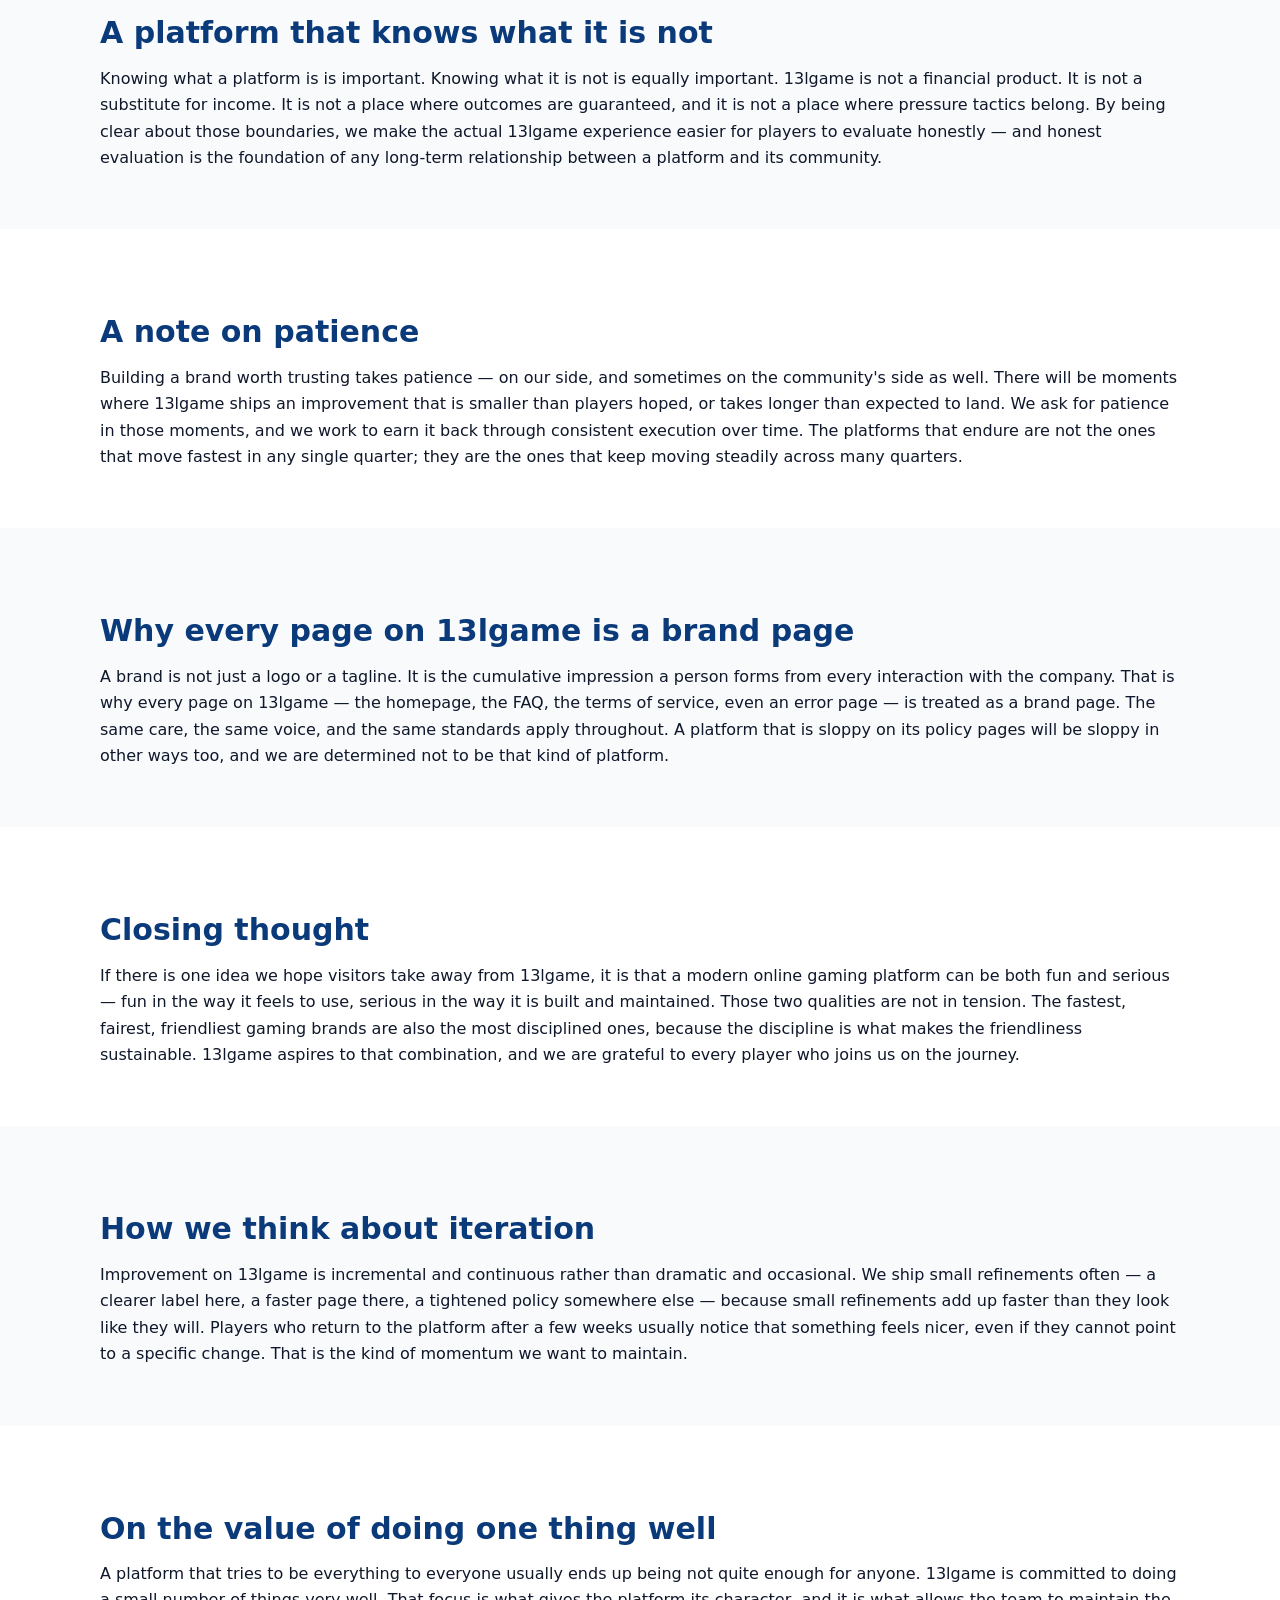
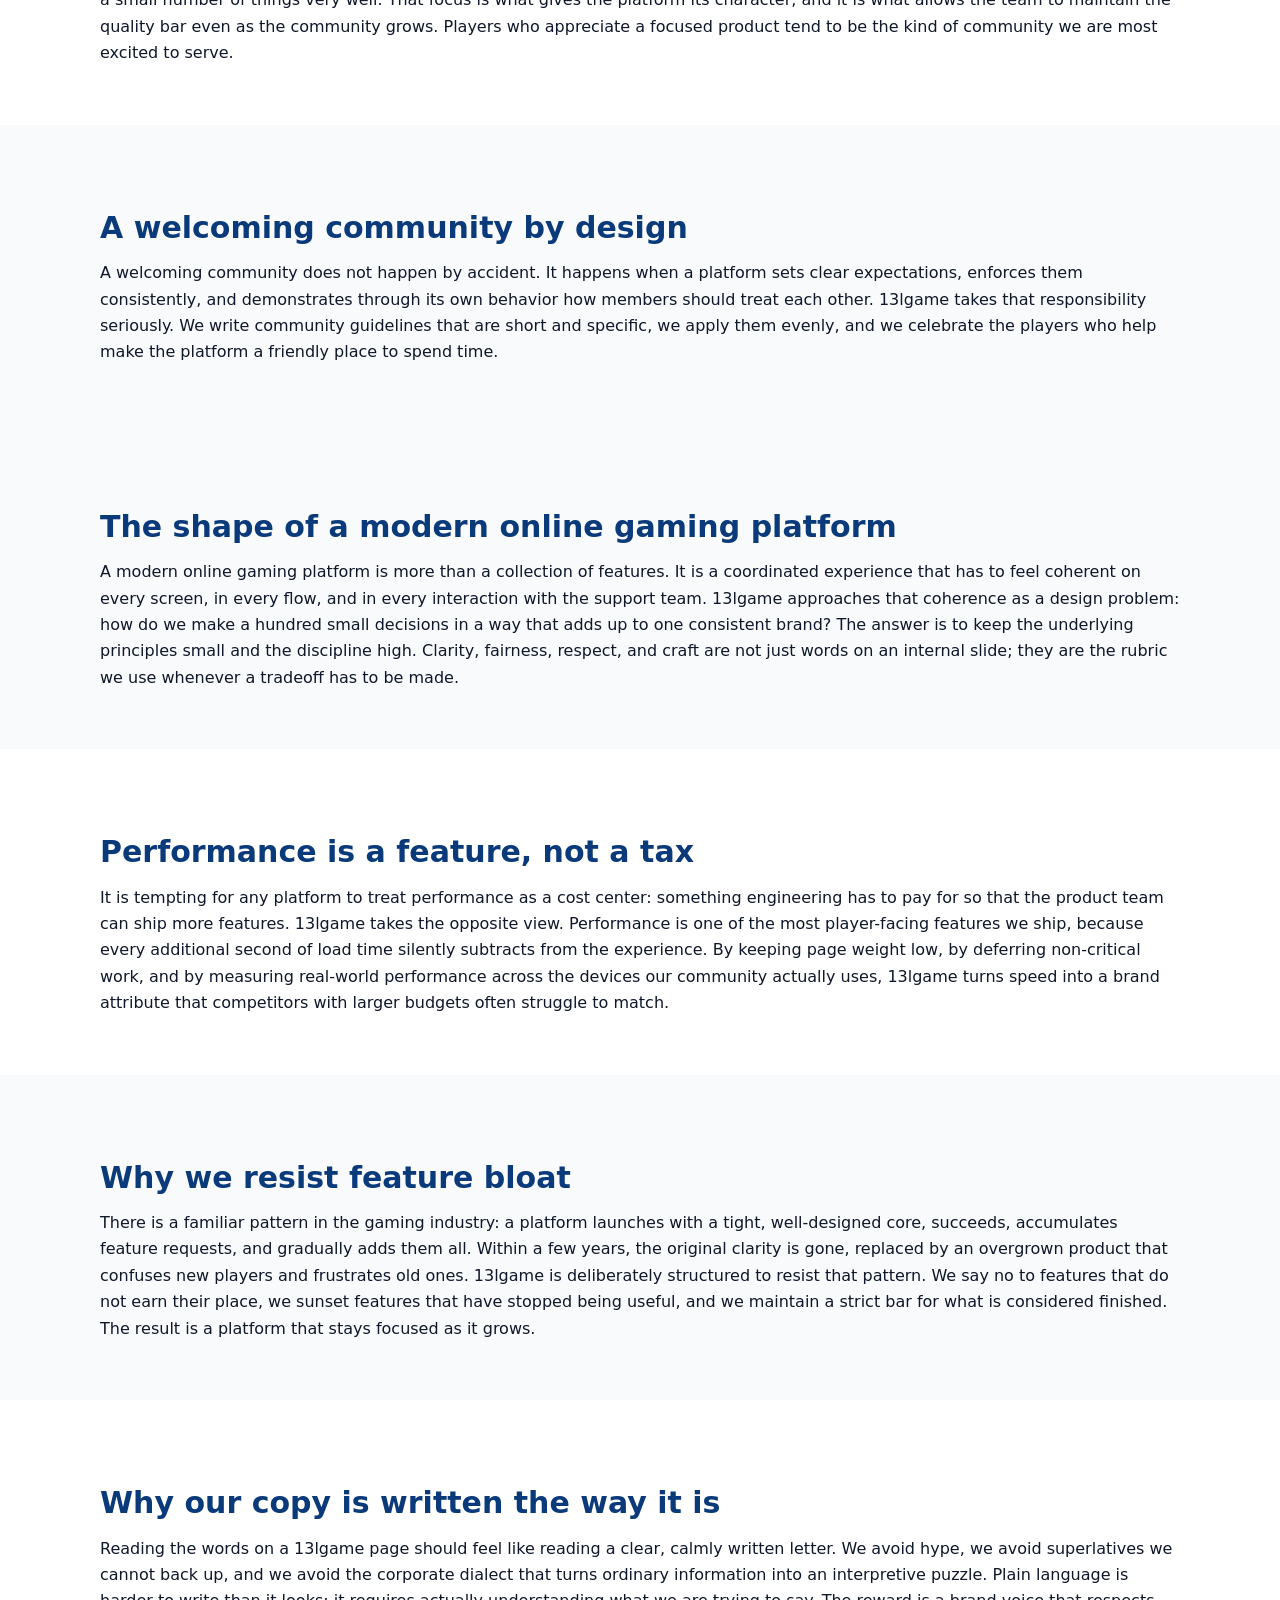
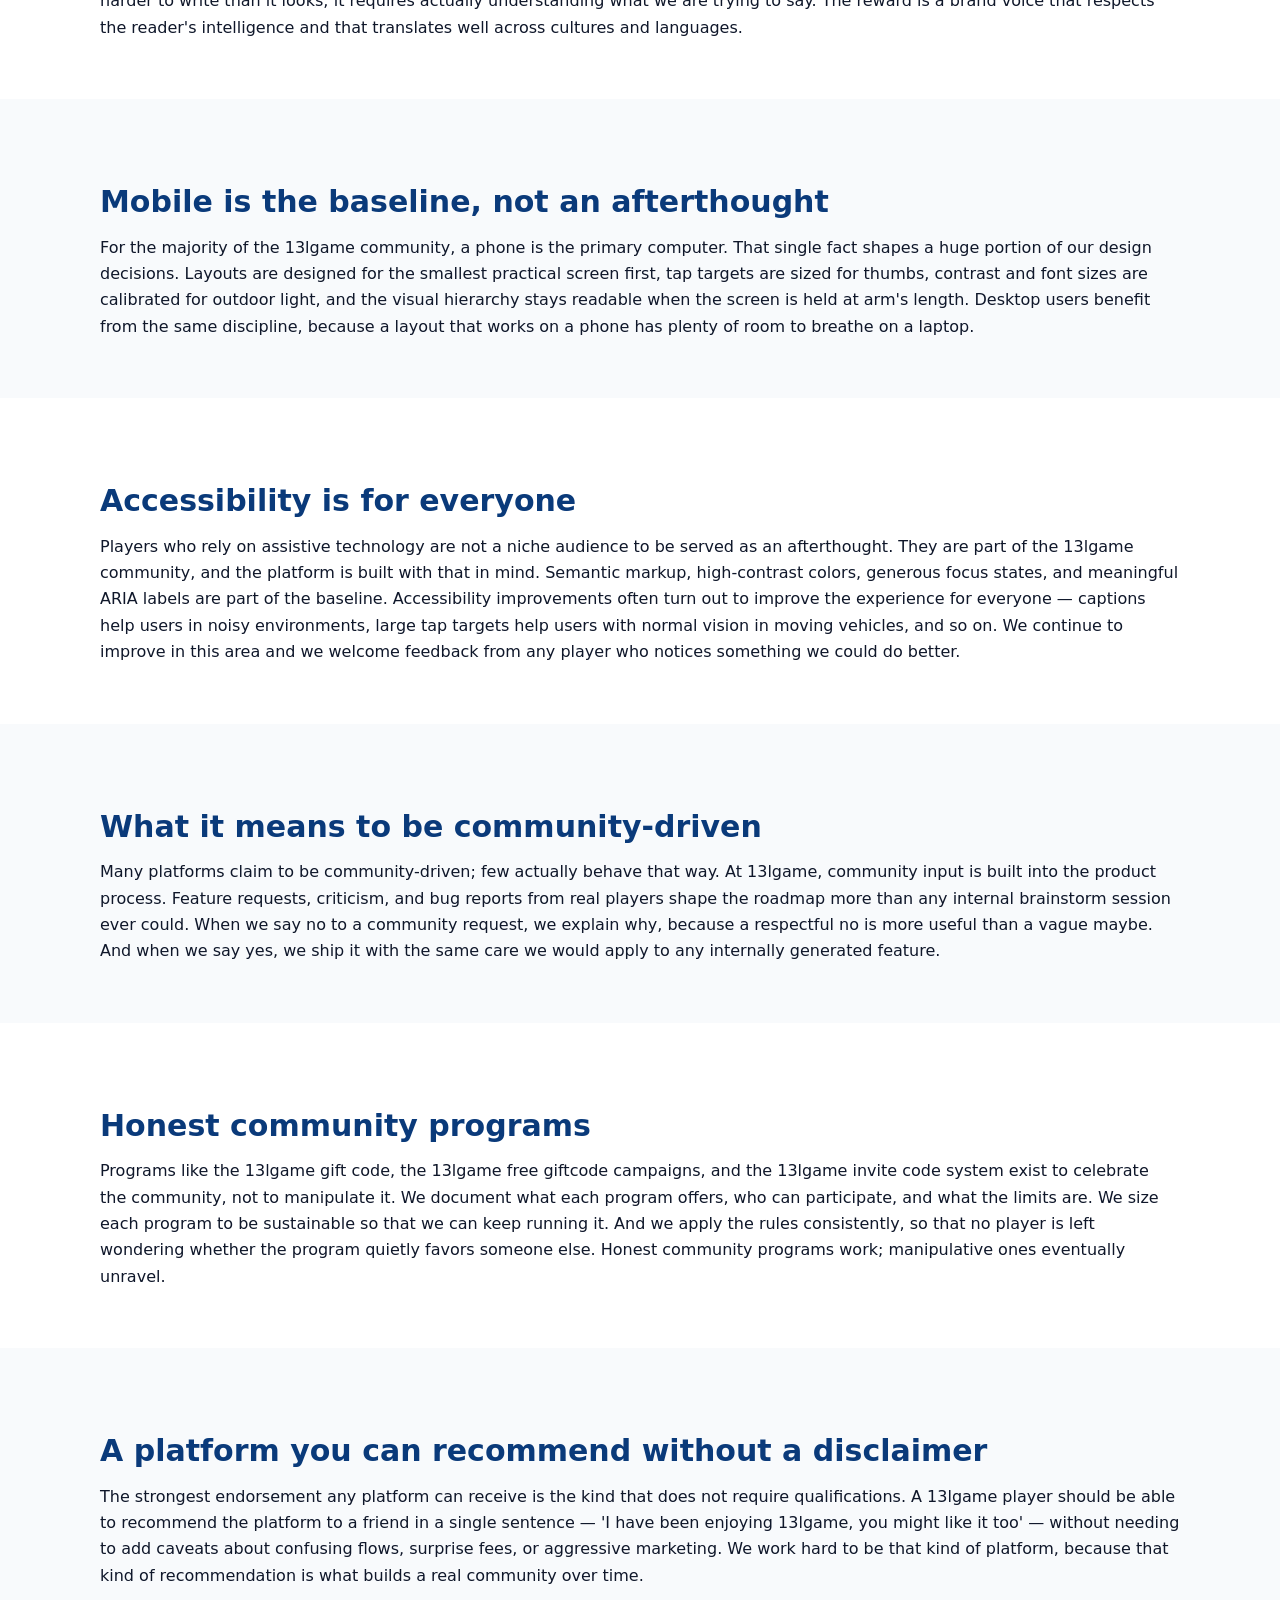
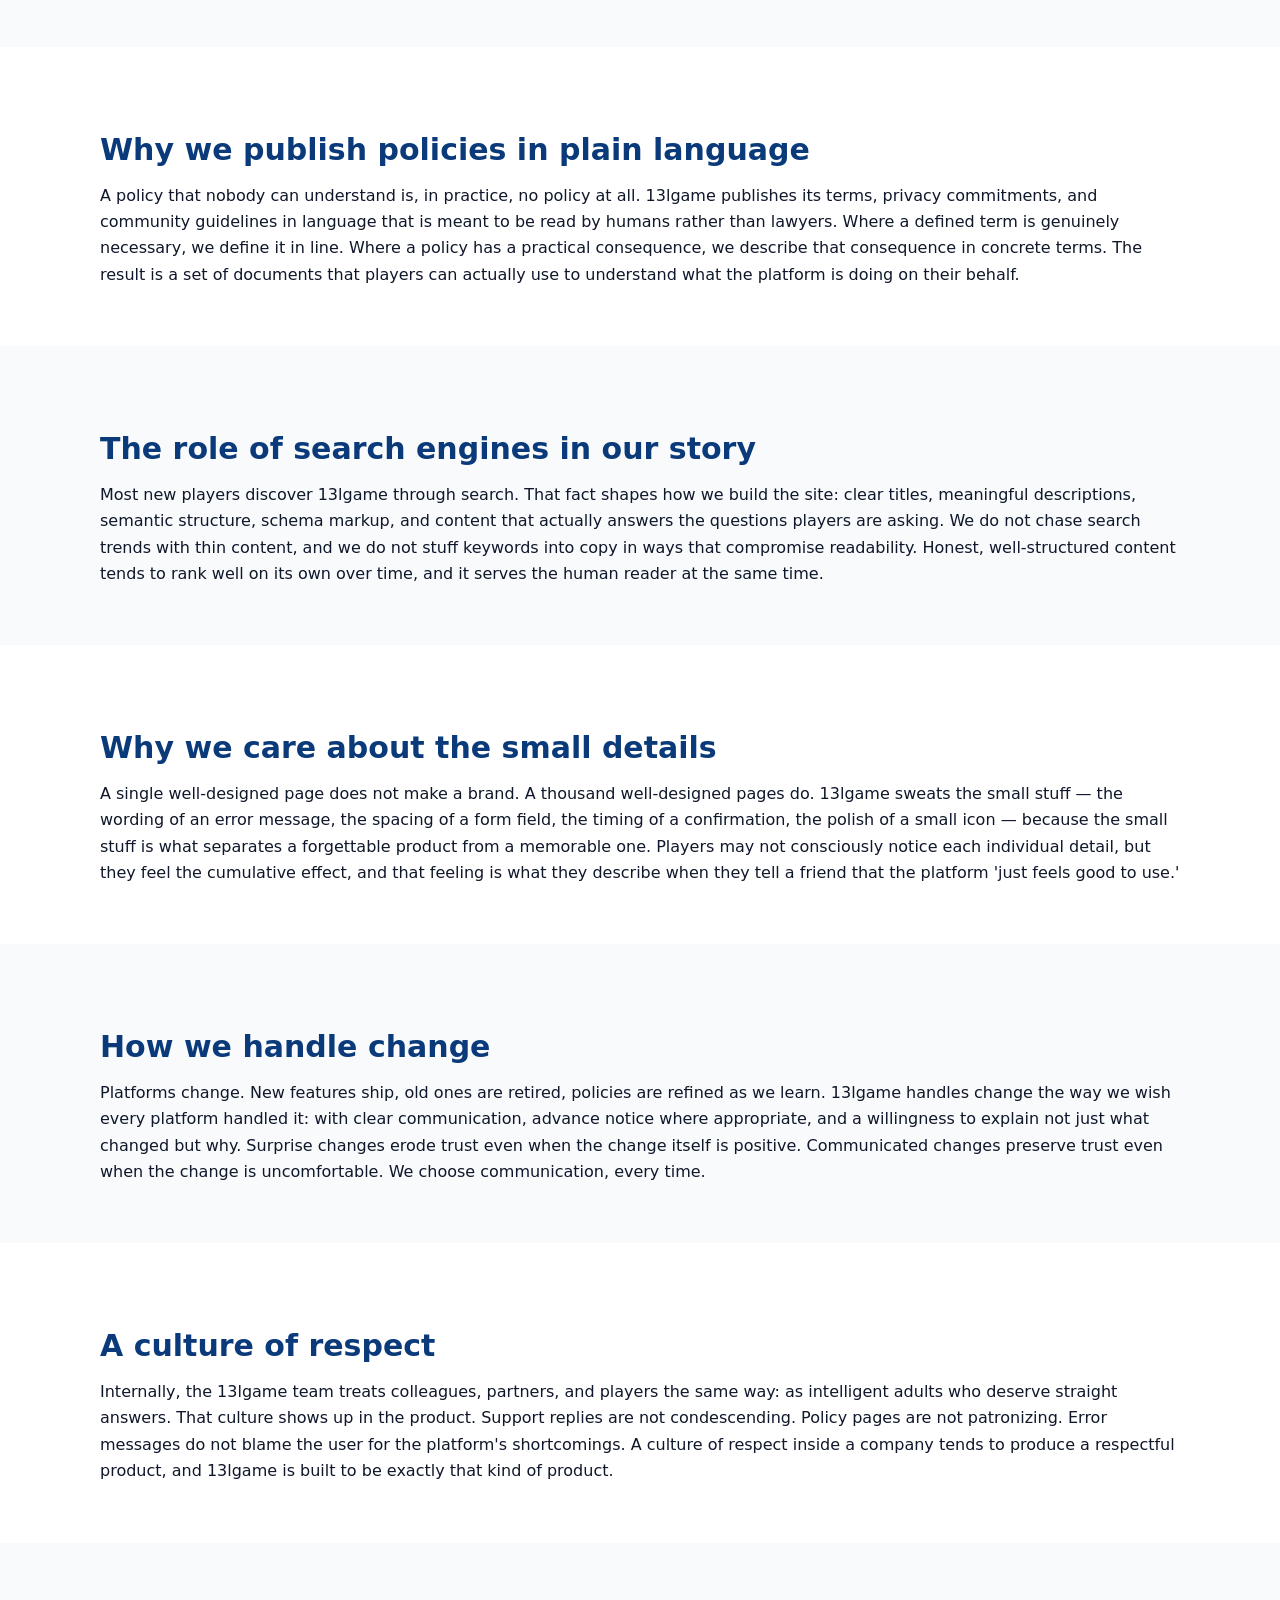
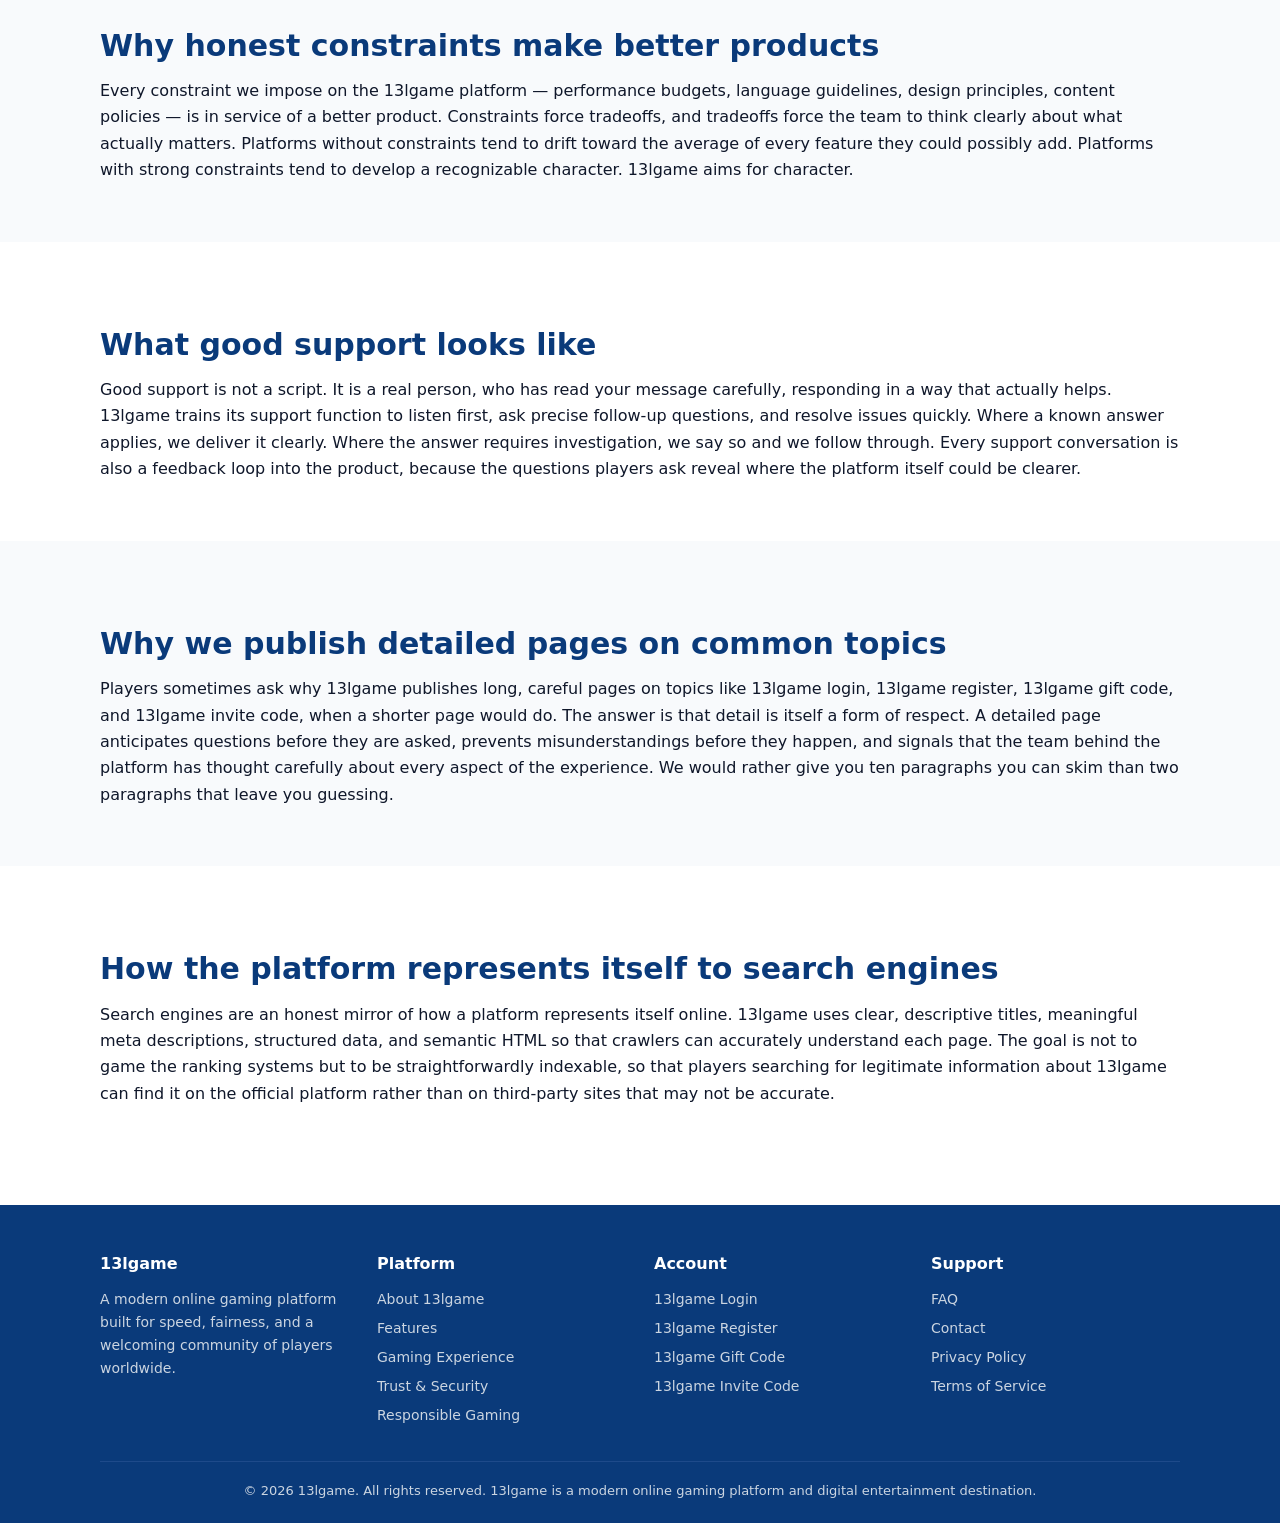
<file: responsible-gaming.html>
<!doctype html>
<html lang="en">
<head>
<meta charset="utf-8">
<meta name="viewport" content="width=device-width,initial-scale=1,viewport-fit=cover">
<title>Responsible Gaming on 13lgame — Play in a Healthy, Balanced Way</title>
<meta name="description" content="13lgame promotes responsible gaming. Learn how to set personal limits, recognize warning signs, and keep your relationship with the platform healthy.">
<meta name="keywords" content="13lgame, 13lgame login, 13lgame register, 13lgame free giftcode, 13lgame giftcode, 13lgame invite code, online gaming platform, digital entertainment">
<meta name="author" content="13lgame">
<meta name="robots" content="index,follow,max-image-preview:large,max-snippet:-1">
<meta name="theme-color" content="#0a3a7a">
<link rel="canonical" href="https://13lgames.live/responsible-gaming.html">
<link rel="icon" type="image/svg+xml" href="/assets/favicon.svg">
<link rel="dns-prefetch" href="//13lgames.live">
<link rel="preconnect" href="https://13lgames.live" crossorigin>
<meta property="og:type" content="website">
<meta property="og:site_name" content="13lgame">
<meta property="og:title" content="Responsible Gaming on 13lgame — Play in a Healthy, Balanced Way">
<meta property="og:description" content="13lgame promotes responsible gaming. Learn how to set personal limits, recognize warning signs, and keep your relationship with the platform healthy.">
<meta property="og:url" content="https://13lgames.live/responsible-gaming.html">
<meta property="og:image" content="https://13lgames.live/assets/hero.svg">
<meta name="twitter:card" content="summary_large_image">
<meta name="twitter:title" content="Responsible Gaming on 13lgame — Play in a Healthy, Balanced Way">
<meta name="twitter:description" content="13lgame promotes responsible gaming. Learn how to set personal limits, recognize warning signs, and keep your relationship with the platform healthy.">
<meta name="twitter:image" content="https://13lgames.live/assets/hero.svg">
<link rel="stylesheet" href="/assets/styles.css">
<script type="application/ld+json">{"@context":"https://schema.org","@type":"Organization","name":"13lgame","url":"https://13lgames.live","logo":{"@type":"ImageObject","url":"https://13lgames.live/assets/logo.svg"},"sameAs":["https://13lgames.live"],"description":"13lgame is a modern online gaming platform offering a fast, fair, and community-driven digital entertainment experience."}</script>
<script type="application/ld+json">{"@context":"https://schema.org","@type":"WebSite","name":"13lgame","url":"https://13lgames.live","potentialAction":{"@type":"SearchAction","target":"https://13lgames.live/?q={query}","query-input":"required name=query"}}</script>
<script type="application/ld+json">{"@context":"https://schema.org","@type":"WebPage","name":"Responsible Gaming on 13lgame \u2014 Play in a Healthy, Balanced Way","url":"https://13lgames.live/responsible-gaming.html","description":"13lgame promotes responsible gaming. Learn how to set personal limits, recognize warning signs, and keep your relationship with the platform healthy.","inLanguage":"en","isPartOf":{"@type":"WebSite","name":"13lgame","url":"https://13lgames.live"}}</script>
</head>
<body>
<header class="site"><div class="container nav">
<a href="/" aria-label="13lgame home"><img class="logo" src="/assets/logo.svg" alt="13lgame logo" width="160" height="40"></a>
<nav aria-label="Primary"><ul>
<li><a href="/">Home</a></li>
<li><a href="/about.html">About</a></li>
<li><a href="/features.html">Features</a></li>
<li><a href="/login.html">Login</a></li>
<li><a href="/register.html">Register</a></li>
<li><a href="/giftcode.html">Gift Code</a></li>
<li><a href="/invite-code.html">Invite Code</a></li>
<li><a href="/faq.html">FAQ</a></li>
<li><a href="/contact.html">Contact</a></li>
</ul></nav></div></header>
<div class="container breadcrumb" aria-label="Breadcrumb"><a href="/">Home</a> &rsaquo; <a href="/responsible-gaming.html">Responsible Gaming</a></div>
<script type="application/ld+json">{"@context":"https://schema.org","@type":"BreadcrumbList","itemListElement":[{"@type":"ListItem","position":1,"name":"Home","item":"https://13lgames.live/"},{"@type":"ListItem","position":2,"name":"Responsible Gaming","item":"https://13lgames.live/responsible-gaming.html"}]}</script>
<section class='hero'><div class='container'><h1>Responsible gaming on 13lgame</h1><p class='lead'>Online gaming should be entertainment, not pressure. This page explains how 13lgame supports responsible play and how you can stay in control of your experience.</p></div></section><section><div class='container'><h2>Why responsible gaming matters</h2>
<p>Responsible gaming is a non-negotiable part of how 13lgame operates. Online gaming is meant to be entertainment, and entertainment stops being healthy when it stops being optional. We design the platform to encourage moderation: clear session information, easy ways to take a break, and content that never pressures players into longer sessions than they intended.</p>
<p>We strongly recommend that every player set personal limits before each session — limits on time, limits on focus, and limits on the role that gaming plays in their week. If gaming ever stops feeling fun, the right answer is to step away. 13lgame will still be here tomorrow, and a healthy long-term relationship with the platform matters far more to us than any single session.</p>
<p>We also recognize that some players need additional support. If you or someone you know is showing signs of unhealthy gaming behavior, please consult a qualified professional or a recognized support organization in your region. 13lgame supports those conversations and will continue to invest in tools that help players stay in control of their experience.</p>
</div></section>
<section class='alt'><div class='container'><h2>Setting personal limits</h2>
<p>Before each session on 13lgame, take a moment to set personal limits. Decide how much time you want to spend, what role gaming should play in your day, and when you will step away regardless of what is happening on screen. Limits are most effective when they are decided in advance rather than in the moment.</p>
<p>Healthy gaming habits are built on consistency. Short, regular sessions with clear stopping points tend to be far more enjoyable than long, open-ended ones. 13lgame is designed to support that rhythm, and we will continue to invest in features that help players stay in control.</p>
</div></section>
<section><div class='container'><h2>Recognizing warning signs</h2>
<p>Sometimes the relationship between a player and a gaming platform can drift in a direction that is no longer healthy. Warning signs include playing longer than intended on a regular basis, gaming to escape stress, neglecting responsibilities or relationships in favor of gaming, or feeling unable to step away even when you want to.</p>
<p>If you notice any of these patterns — in yourself or in someone close to you — please treat them seriously. Stepping back from the platform for a while is not a failure; it is exactly the kind of self-aware decision that makes long-term enjoyment of gaming possible.</p>
</div></section>
<section class='alt'><div class='container'><h2>Where to find support</h2>
<p>Players who need additional support should reach out to a qualified professional or to a recognized support organization in their region. These services exist precisely because gaming, like any other form of entertainment, can occasionally tip into unhealthy territory, and there is no shame in asking for help.</p>
<p>13lgame supports these conversations. If you want to discuss your situation with our team, we will respond with respect, discretion, and a willingness to help you take the next step that is right for you.</p>
</div></section>
<section><div class='container'><h2>Our commitments</h2>
<p>13lgame commits to never use manipulative design patterns that push players into longer sessions than they intended. We commit to honest marketing that does not exaggerate the value of community rewards such as the 13lgame gift code or 13lgame invite code programs. We commit to clear language about what 13lgame is — a modern online gaming and digital entertainment platform — and what it is not.</p>
<p>These commitments are not separate from the rest of our work. They are part of what it means to build a trusted brand. A platform that quietly takes care of its players is a platform that players are happy to recommend, and recommendation is the most durable form of growth a gaming brand can have.</p>
</div></section>
<section class='alt'><div class='container'><h2>Gaming as part of a balanced life</h2>
<p>The healthiest relationship with any platform — including 13lgame — is one where the platform earns a meaningful but bounded place in your week. It is one of many things you enjoy, not the only thing. It is something you look forward to, not something you feel obligated to return to. And it is something you can step away from with ease whenever you want.</p>
<p>If 13lgame is part of that balance for you, we are honored. We will keep working to deserve it.</p>
</div></section>
<div class='container'><div class='cta'>
<h2>Join the 13lgame community</h2>
<p>Create an account or log in to access the modern online gaming platform thousands of players already trust.</p>
<a class='btn' href='/register.html'>13lgame Register</a> <a class='btn outline' href='/login.html' style='background:transparent;border:2px solid #fff;color:#fff;margin-left:8px'>13lgame Login</a>
</div></div>
<section><div class='container'><h2>Going deeper: how 13lgame thinks about the long game</h2><p>The sections below add additional context for readers who want a fuller picture of the 13lgame brand, the philosophy behind the modern online gaming platform, and the way we approach the everyday work of building a trusted gaming destination. Each section stands on its own; feel free to skim or to read in order.</p></div></section>
<section><div class='container'><h2>The compounding value of trust</h2>
<p>Trust does not look impressive on a quarterly chart. It builds slowly, through small interactions that go right, and it can be lost quickly, through a handful of interactions that go wrong. 13lgame invests in trust because it is the single most valuable asset a long-term gaming brand can hold. Every transparent policy, every honest piece of marketing copy, every clear support response is a deposit into that account. Over years, those deposits compound into something a competitor cannot simply outspend.</p>
</div></section>
<section class='alt'><div class='container'><h2>Designing for attention, not against it</h2>
<p>The dominant design philosophy in online entertainment has, for years, been to maximize the time players spend on a platform. 13lgame rejects that philosophy. We design for attention rather than against it: notifications are minimal, marketing prompts are restrained, and there are no dark patterns engineered to keep you online beyond the moment you wanted to leave. The metric we care about is whether a player chose to come back, not whether we successfully prevented them from leaving.</p>
</div></section>
<section><div class='container'><h2>Security is invisible when it works</h2>
<p>The clearest sign that a platform's security is working well is that you do not have to think about it. Modern authentication patterns, careful session handling, conservative data practices, and continuous monitoring all happen quietly in the background. 13lgame invests in those invisible systems because the alternative — visible security problems — is far more expensive in both reputation and player trust. Players strengthen this work by using strong unique passwords and by being skeptical of any message that asks for credentials outside the platform's normal flows.</p>
</div></section>
<section class='alt'><div class='container'><h2>Building for the long term</h2>
<p>It is easy to optimize a gaming platform for the next quarter. It is harder to optimize for the next decade. 13lgame chooses the harder path. That means making decisions that do not always look impressive in the short run — declining a noisy marketing tactic, sunsetting a feature that has stopped earning its place, investing in performance work that has no visible launch moment. Over time, those decisions compound into a platform that still feels healthy long after flashier competitors have started to look tired.</p>
</div></section>
<section><div class='container'><h2>Our position on hype</h2>
<p>You will not see 13lgame promise guaranteed wins, risk-free outcomes, or any of the other phrases that are common in the worst corners of online entertainment marketing. Those phrases are not honest, and a brand that traffics in them cannot be trusted to keep its other promises. 13lgame is entertainment. It is designed to be enjoyed in moderation, and it is described that way in every piece of copy we publish. That clarity is part of the brand, and we will continue to defend it.</p>
</div></section>
<section class='alt'><div class='container'><h2>A platform that knows what it is not</h2>
<p>Knowing what a platform is is important. Knowing what it is not is equally important. 13lgame is not a financial product. It is not a substitute for income. It is not a place where outcomes are guaranteed, and it is not a place where pressure tactics belong. By being clear about those boundaries, we make the actual 13lgame experience easier for players to evaluate honestly — and honest evaluation is the foundation of any long-term relationship between a platform and its community.</p>
</div></section>
<section><div class='container'><h2>A note on patience</h2>
<p>Building a brand worth trusting takes patience — on our side, and sometimes on the community's side as well. There will be moments where 13lgame ships an improvement that is smaller than players hoped, or takes longer than expected to land. We ask for patience in those moments, and we work to earn it back through consistent execution over time. The platforms that endure are not the ones that move fastest in any single quarter; they are the ones that keep moving steadily across many quarters.</p>
</div></section>
<section class='alt'><div class='container'><h2>Why every page on 13lgame is a brand page</h2>
<p>A brand is not just a logo or a tagline. It is the cumulative impression a person forms from every interaction with the company. That is why every page on 13lgame — the homepage, the FAQ, the terms of service, even an error page — is treated as a brand page. The same care, the same voice, and the same standards apply throughout. A platform that is sloppy on its policy pages will be sloppy in other ways too, and we are determined not to be that kind of platform.</p>
</div></section>
<section><div class='container'><h2>Closing thought</h2>
<p>If there is one idea we hope visitors take away from 13lgame, it is that a modern online gaming platform can be both fun and serious — fun in the way it feels to use, serious in the way it is built and maintained. Those two qualities are not in tension. The fastest, fairest, friendliest gaming brands are also the most disciplined ones, because the discipline is what makes the friendliness sustainable. 13lgame aspires to that combination, and we are grateful to every player who joins us on the journey.</p>
</div></section>
<section class='alt'><div class='container'><h2>How we think about iteration</h2>
<p>Improvement on 13lgame is incremental and continuous rather than dramatic and occasional. We ship small refinements often — a clearer label here, a faster page there, a tightened policy somewhere else — because small refinements add up faster than they look like they will. Players who return to the platform after a few weeks usually notice that something feels nicer, even if they cannot point to a specific change. That is the kind of momentum we want to maintain.</p>
</div></section>
<section><div class='container'><h2>On the value of doing one thing well</h2>
<p>A platform that tries to be everything to everyone usually ends up being not quite enough for anyone. 13lgame is committed to doing a small number of things very well. That focus is what gives the platform its character, and it is what allows the team to maintain the quality bar even as the community grows. Players who appreciate a focused product tend to be the kind of community we are most excited to serve.</p>
</div></section>
<section class='alt'><div class='container'><h2>A welcoming community by design</h2>
<p>A welcoming community does not happen by accident. It happens when a platform sets clear expectations, enforces them consistently, and demonstrates through its own behavior how members should treat each other. 13lgame takes that responsibility seriously. We write community guidelines that are short and specific, we apply them evenly, and we celebrate the players who help make the platform a friendly place to spend time.</p>
</div></section>
<section class='alt'><div class='container'><h2>The shape of a modern online gaming platform</h2><p>A modern online gaming platform is more than a collection of features. It is a coordinated experience that has to feel coherent on every screen, in every flow, and in every interaction with the support team. 13lgame approaches that coherence as a design problem: how do we make a hundred small decisions in a way that adds up to one consistent brand? The answer is to keep the underlying principles small and the discipline high. Clarity, fairness, respect, and craft are not just words on an internal slide; they are the rubric we use whenever a tradeoff has to be made.</p></div></section>
<section><div class='container'><h2>Performance is a feature, not a tax</h2><p>It is tempting for any platform to treat performance as a cost center: something engineering has to pay for so that the product team can ship more features. 13lgame takes the opposite view. Performance is one of the most player-facing features we ship, because every additional second of load time silently subtracts from the experience. By keeping page weight low, by deferring non-critical work, and by measuring real-world performance across the devices our community actually uses, 13lgame turns speed into a brand attribute that competitors with larger budgets often struggle to match.</p></div></section>
<section class='alt'><div class='container'><h2>Why we resist feature bloat</h2><p>There is a familiar pattern in the gaming industry: a platform launches with a tight, well-designed core, succeeds, accumulates feature requests, and gradually adds them all. Within a few years, the original clarity is gone, replaced by an overgrown product that confuses new players and frustrates old ones. 13lgame is deliberately structured to resist that pattern. We say no to features that do not earn their place, we sunset features that have stopped being useful, and we maintain a strict bar for what is considered finished. The result is a platform that stays focused as it grows.</p></div></section>
<section><div class='container'><h2>Why our copy is written the way it is</h2><p>Reading the words on a 13lgame page should feel like reading a clear, calmly written letter. We avoid hype, we avoid superlatives we cannot back up, and we avoid the corporate dialect that turns ordinary information into an interpretive puzzle. Plain language is harder to write than it looks; it requires actually understanding what we are trying to say. The reward is a brand voice that respects the reader's intelligence and that translates well across cultures and languages.</p></div></section>
<section class='alt'><div class='container'><h2>Mobile is the baseline, not an afterthought</h2><p>For the majority of the 13lgame community, a phone is the primary computer. That single fact shapes a huge portion of our design decisions. Layouts are designed for the smallest practical screen first, tap targets are sized for thumbs, contrast and font sizes are calibrated for outdoor light, and the visual hierarchy stays readable when the screen is held at arm's length. Desktop users benefit from the same discipline, because a layout that works on a phone has plenty of room to breathe on a laptop.</p></div></section>
<section><div class='container'><h2>Accessibility is for everyone</h2><p>Players who rely on assistive technology are not a niche audience to be served as an afterthought. They are part of the 13lgame community, and the platform is built with that in mind. Semantic markup, high-contrast colors, generous focus states, and meaningful ARIA labels are part of the baseline. Accessibility improvements often turn out to improve the experience for everyone — captions help users in noisy environments, large tap targets help users with normal vision in moving vehicles, and so on. We continue to improve in this area and we welcome feedback from any player who notices something we could do better.</p></div></section>
<section class='alt'><div class='container'><h2>What it means to be community-driven</h2><p>Many platforms claim to be community-driven; few actually behave that way. At 13lgame, community input is built into the product process. Feature requests, criticism, and bug reports from real players shape the roadmap more than any internal brainstorm session ever could. When we say no to a community request, we explain why, because a respectful no is more useful than a vague maybe. And when we say yes, we ship it with the same care we would apply to any internally generated feature.</p></div></section>
<section><div class='container'><h2>Honest community programs</h2><p>Programs like the 13lgame gift code, the 13lgame free giftcode campaigns, and the 13lgame invite code system exist to celebrate the community, not to manipulate it. We document what each program offers, who can participate, and what the limits are. We size each program to be sustainable so that we can keep running it. And we apply the rules consistently, so that no player is left wondering whether the program quietly favors someone else. Honest community programs work; manipulative ones eventually unravel.</p></div></section>
<section class='alt'><div class='container'><h2>A platform you can recommend without a disclaimer</h2><p>The strongest endorsement any platform can receive is the kind that does not require qualifications. A 13lgame player should be able to recommend the platform to a friend in a single sentence — 'I have been enjoying 13lgame, you might like it too' — without needing to add caveats about confusing flows, surprise fees, or aggressive marketing. We work hard to be that kind of platform, because that kind of recommendation is what builds a real community over time.</p></div></section>
<section><div class='container'><h2>Why we publish policies in plain language</h2><p>A policy that nobody can understand is, in practice, no policy at all. 13lgame publishes its terms, privacy commitments, and community guidelines in language that is meant to be read by humans rather than lawyers. Where a defined term is genuinely necessary, we define it in line. Where a policy has a practical consequence, we describe that consequence in concrete terms. The result is a set of documents that players can actually use to understand what the platform is doing on their behalf.</p></div></section>
<section class='alt'><div class='container'><h2>The role of search engines in our story</h2><p>Most new players discover 13lgame through search. That fact shapes how we build the site: clear titles, meaningful descriptions, semantic structure, schema markup, and content that actually answers the questions players are asking. We do not chase search trends with thin content, and we do not stuff keywords into copy in ways that compromise readability. Honest, well-structured content tends to rank well on its own over time, and it serves the human reader at the same time.</p></div></section>
<section><div class='container'><h2>Why we care about the small details</h2><p>A single well-designed page does not make a brand. A thousand well-designed pages do. 13lgame sweats the small stuff — the wording of an error message, the spacing of a form field, the timing of a confirmation, the polish of a small icon — because the small stuff is what separates a forgettable product from a memorable one. Players may not consciously notice each individual detail, but they feel the cumulative effect, and that feeling is what they describe when they tell a friend that the platform 'just feels good to use.'</p></div></section>
<section class='alt'><div class='container'><h2>How we handle change</h2><p>Platforms change. New features ship, old ones are retired, policies are refined as we learn. 13lgame handles change the way we wish every platform handled it: with clear communication, advance notice where appropriate, and a willingness to explain not just what changed but why. Surprise changes erode trust even when the change itself is positive. Communicated changes preserve trust even when the change is uncomfortable. We choose communication, every time.</p></div></section>
<section><div class='container'><h2>A culture of respect</h2><p>Internally, the 13lgame team treats colleagues, partners, and players the same way: as intelligent adults who deserve straight answers. That culture shows up in the product. Support replies are not condescending. Policy pages are not patronizing. Error messages do not blame the user for the platform's shortcomings. A culture of respect inside a company tends to produce a respectful product, and 13lgame is built to be exactly that kind of product.</p></div></section>
<section class='alt'><div class='container'><h2>Why honest constraints make better products</h2><p>Every constraint we impose on the 13lgame platform — performance budgets, language guidelines, design principles, content policies — is in service of a better product. Constraints force tradeoffs, and tradeoffs force the team to think clearly about what actually matters. Platforms without constraints tend to drift toward the average of every feature they could possibly add. Platforms with strong constraints tend to develop a recognizable character. 13lgame aims for character.</p></div></section>
<section><div class='container'><h2>What good support looks like</h2><p>Good support is not a script. It is a real person, who has read your message carefully, responding in a way that actually helps. 13lgame trains its support function to listen first, ask precise follow-up questions, and resolve issues quickly. Where a known answer applies, we deliver it clearly. Where the answer requires investigation, we say so and we follow through. Every support conversation is also a feedback loop into the product, because the questions players ask reveal where the platform itself could be clearer.</p></div></section>
<section class='alt'><div class='container'><h2>Why we publish detailed pages on common topics</h2><p>Players sometimes ask why 13lgame publishes long, careful pages on topics like 13lgame login, 13lgame register, 13lgame gift code, and 13lgame invite code, when a shorter page would do. The answer is that detail is itself a form of respect. A detailed page anticipates questions before they are asked, prevents misunderstandings before they happen, and signals that the team behind the platform has thought carefully about every aspect of the experience. We would rather give you ten paragraphs you can skim than two paragraphs that leave you guessing.</p></div></section>
<section><div class='container'><h2>How the platform represents itself to search engines</h2><p>Search engines are an honest mirror of how a platform represents itself online. 13lgame uses clear, descriptive titles, meaningful meta descriptions, structured data, and semantic HTML so that crawlers can accurately understand each page. The goal is not to game the ranking systems but to be straightforwardly indexable, so that players searching for legitimate information about 13lgame can find it on the official platform rather than on third-party sites that may not be accurate.</p></div></section>
<footer class="site"><div class="container">
<div class="foot-grid">
<div><h4>13lgame</h4><p style="font-size:14px;color:#cbd5e1">A modern online gaming platform built for speed, fairness, and a welcoming community of players worldwide.</p></div>
<div><h4>Platform</h4><ul>
<li><a href="/about.html">About 13lgame</a></li>
<li><a href="/features.html">Features</a></li>
<li><a href="/gaming-experience.html">Gaming Experience</a></li>
<li><a href="/trust-security.html">Trust &amp; Security</a></li>
<li><a href="/responsible-gaming.html">Responsible Gaming</a></li>
</ul></div>
<div><h4>Account</h4><ul>
<li><a href="/login.html">13lgame Login</a></li>
<li><a href="/register.html">13lgame Register</a></li>
<li><a href="/giftcode.html">13lgame Gift Code</a></li>
<li><a href="/invite-code.html">13lgame Invite Code</a></li>
</ul></div>
<div><h4>Support</h4><ul>
<li><a href="/faq.html">FAQ</a></li>
<li><a href="/contact.html">Contact</a></li>
<li><a href="/privacy.html">Privacy Policy</a></li>
<li><a href="/terms.html">Terms of Service</a></li>
</ul></div>
</div>
<div class="foot-bottom">&copy; <span id="year">2026</span> 13lgame. All rights reserved. 13lgame is a modern online gaming platform and digital entertainment destination.</div>
</div></footer>
<script src="/assets/script.js" defer></script>
</body></html>
</file>
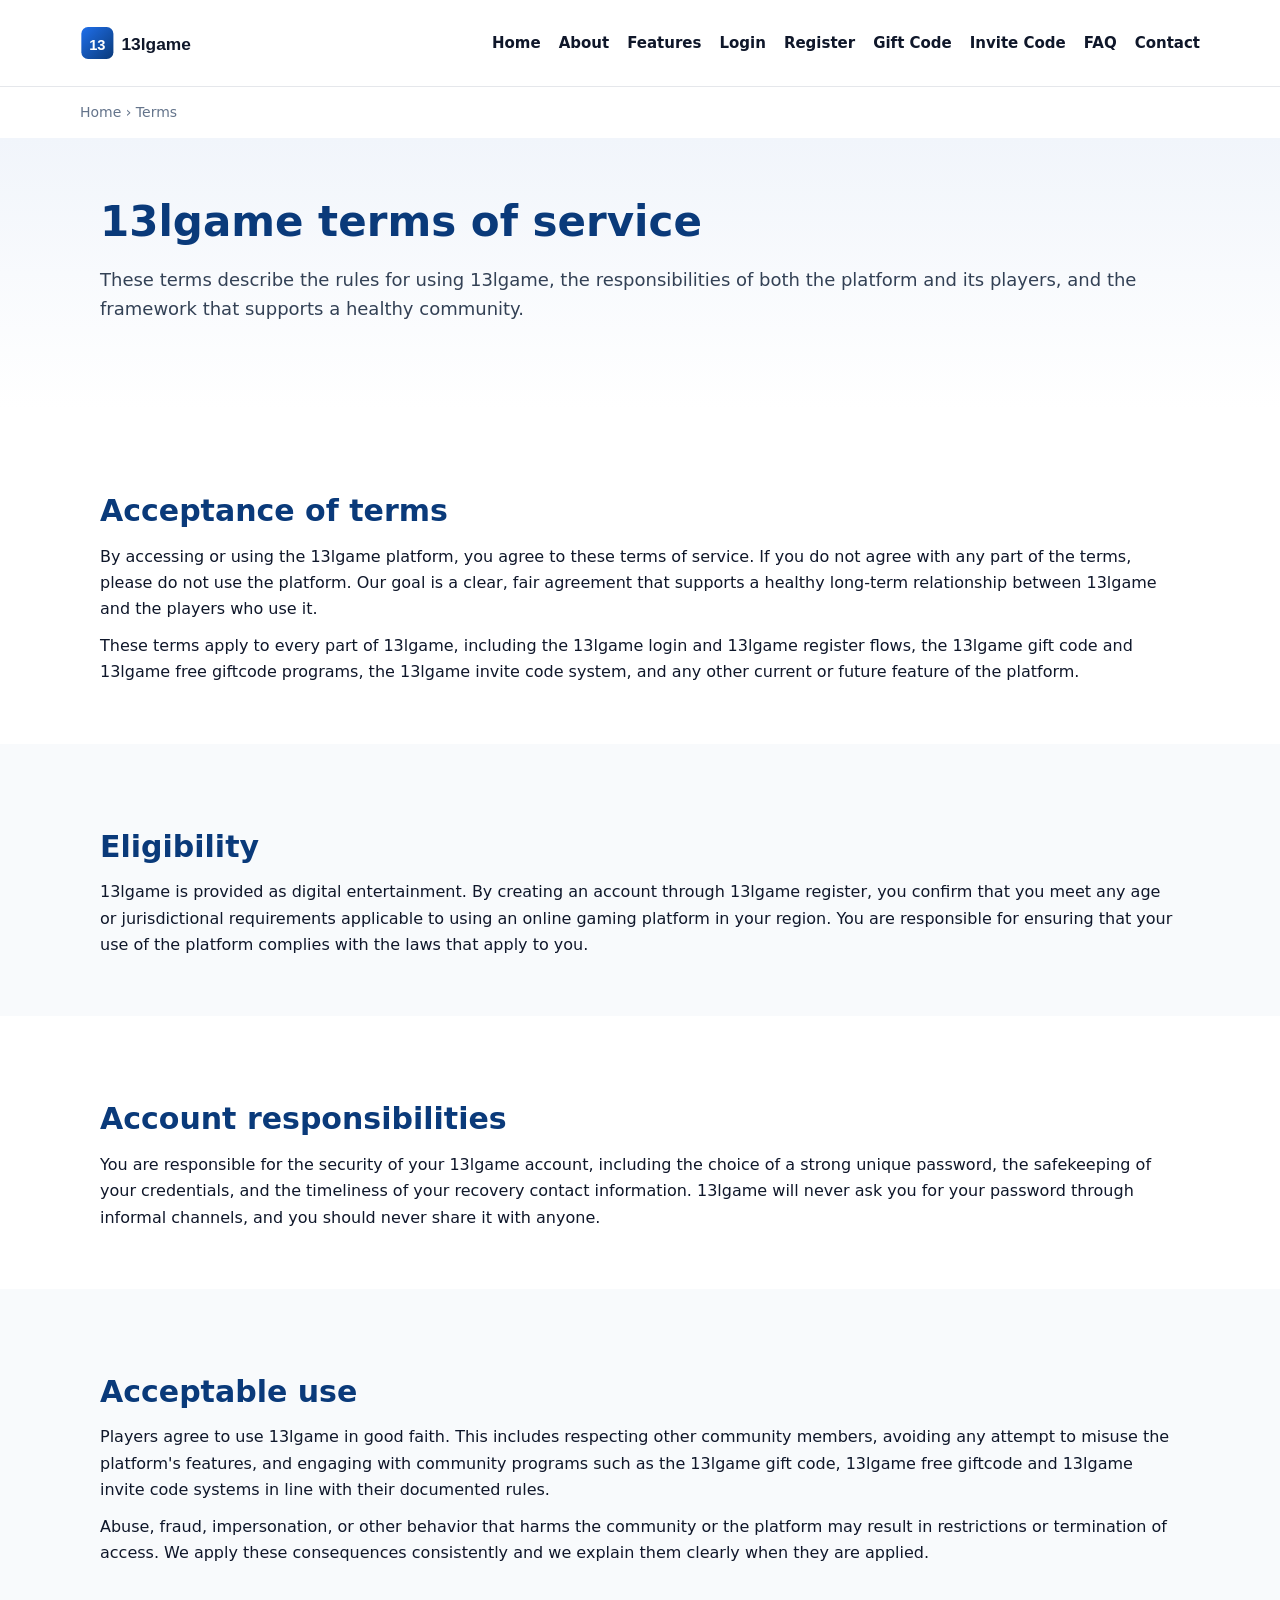
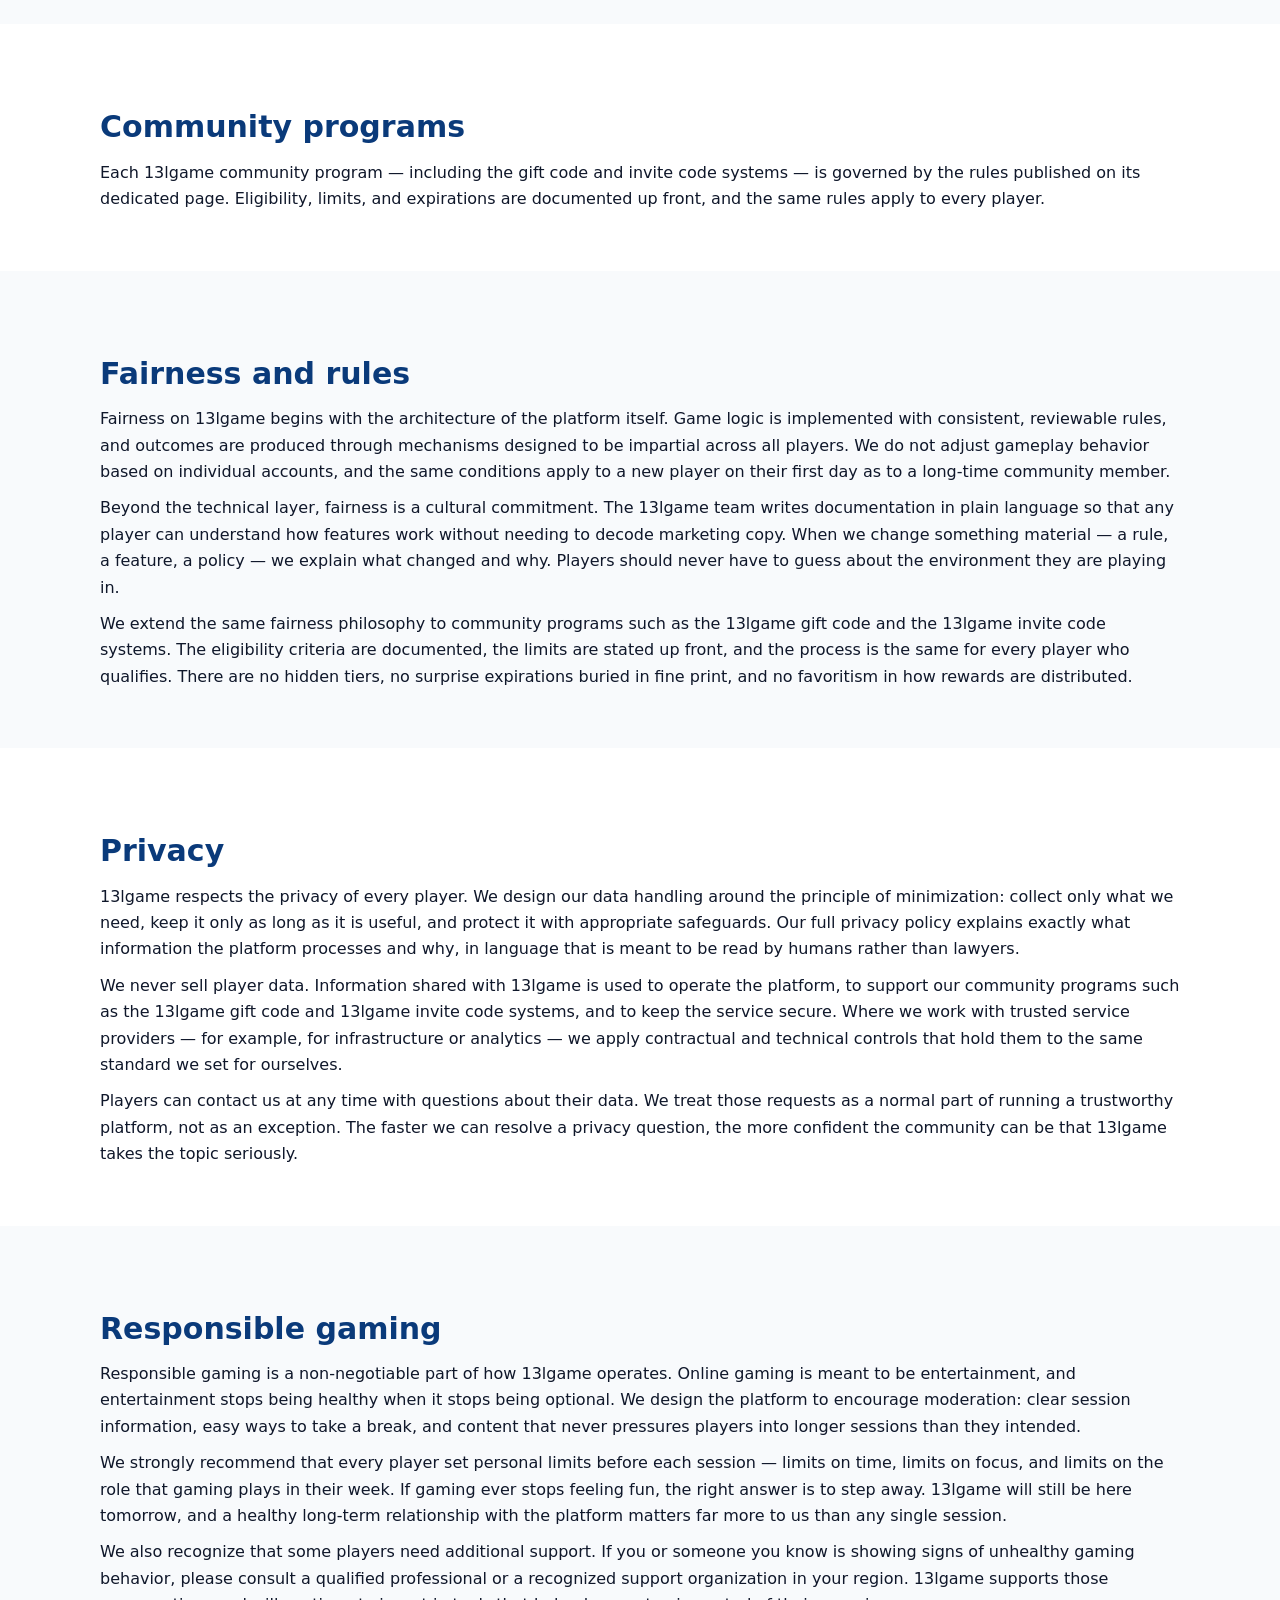
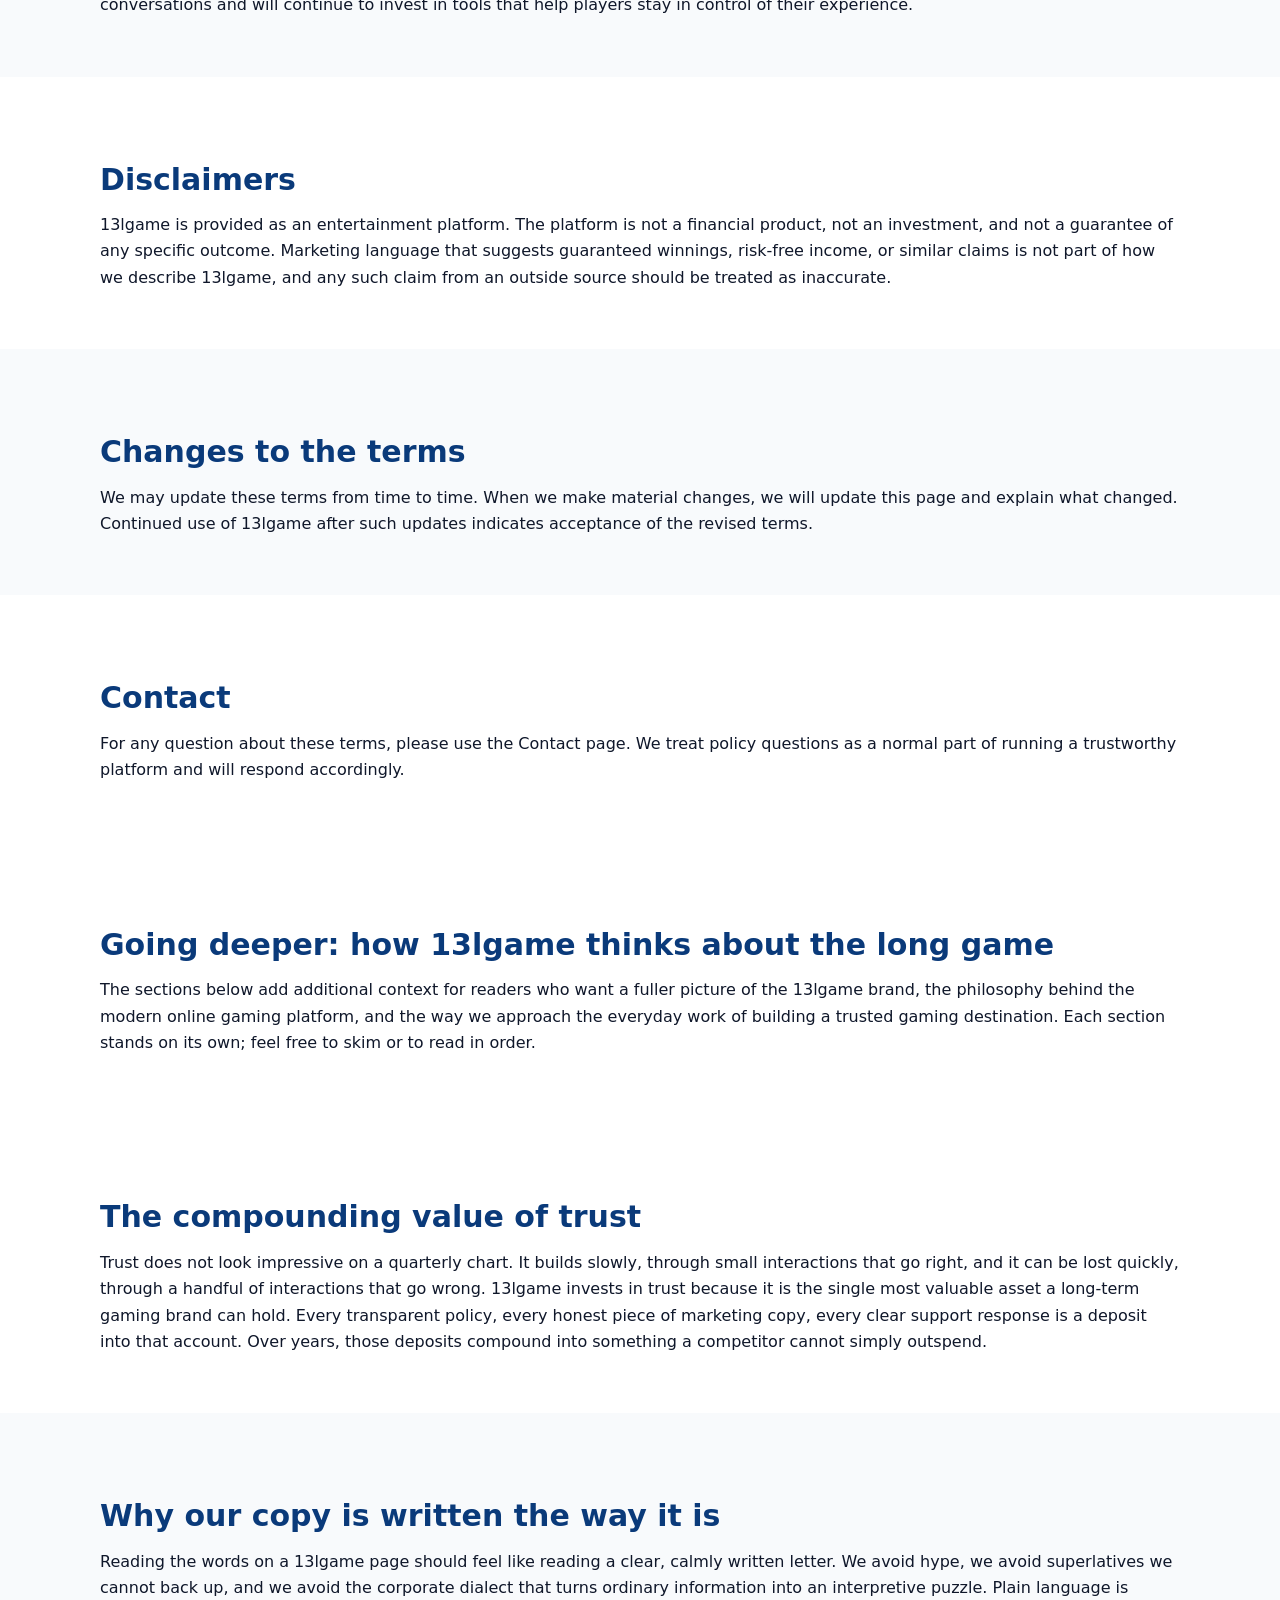
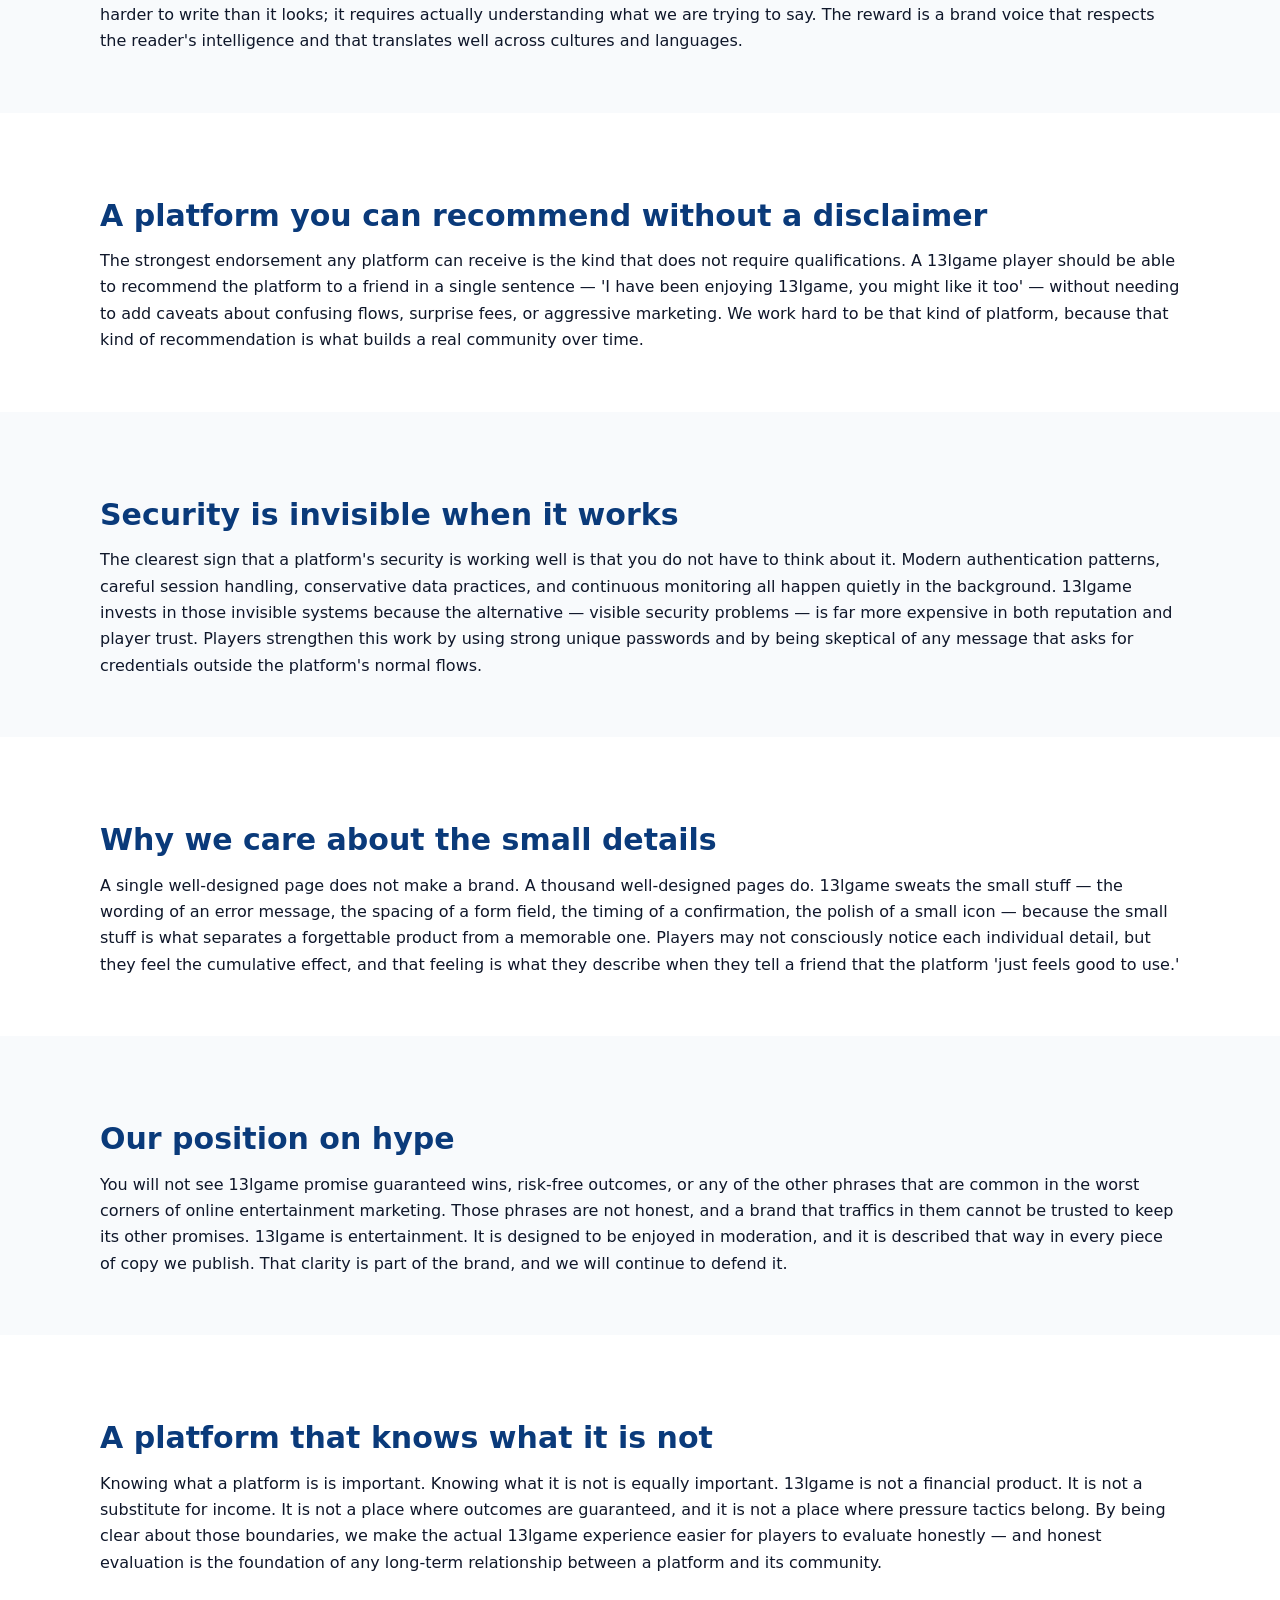
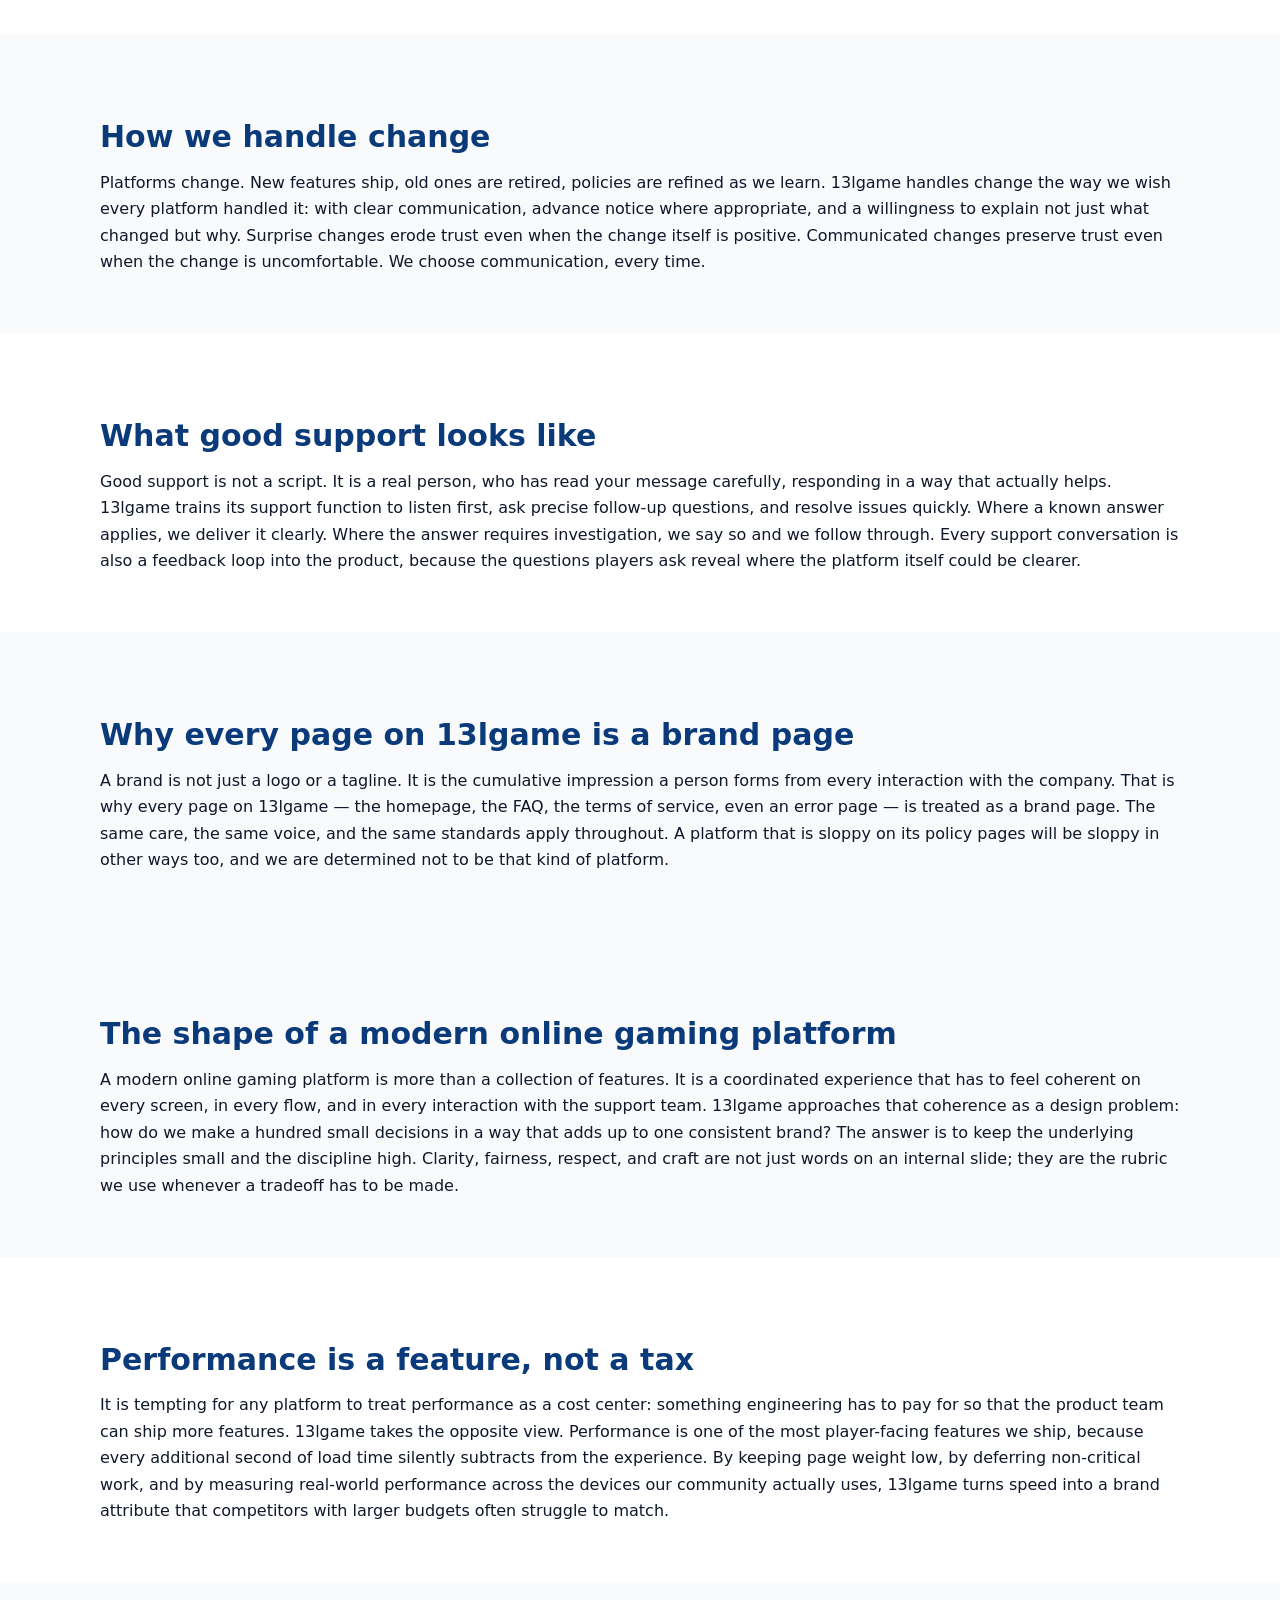
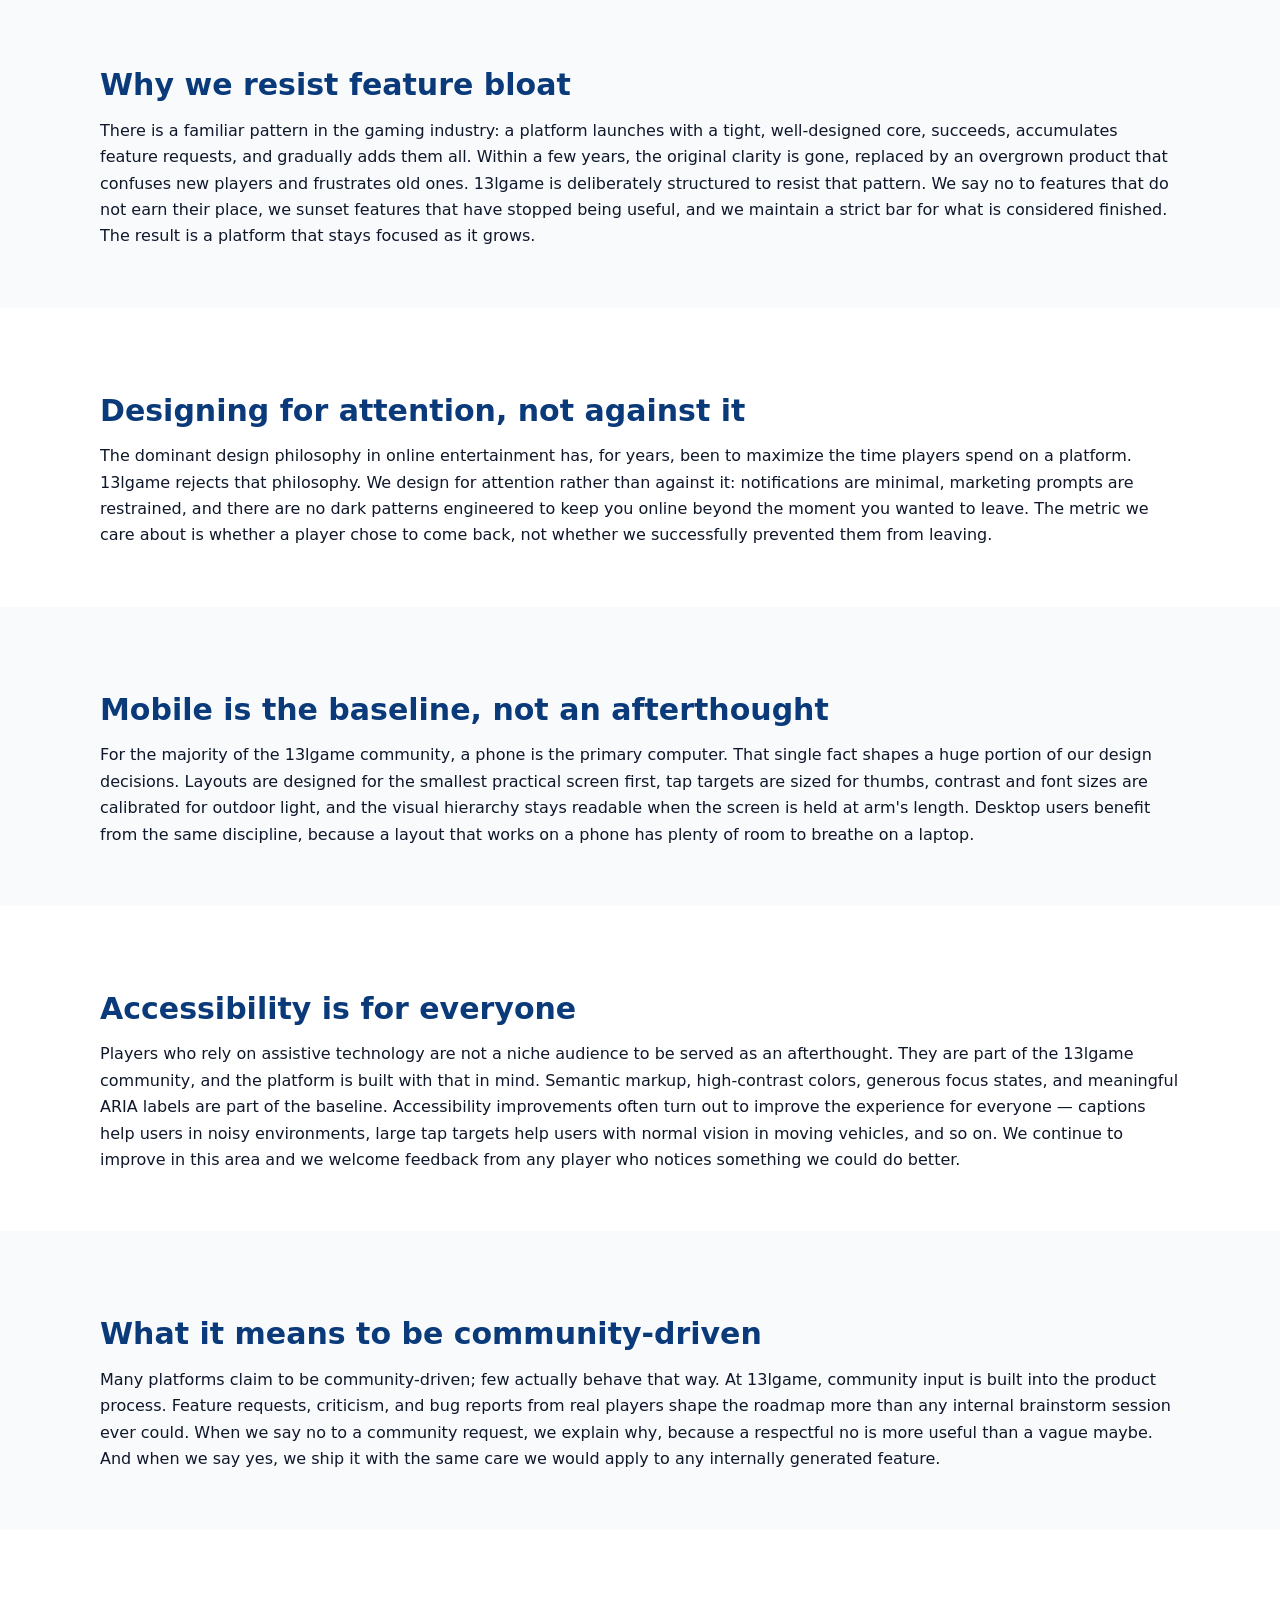
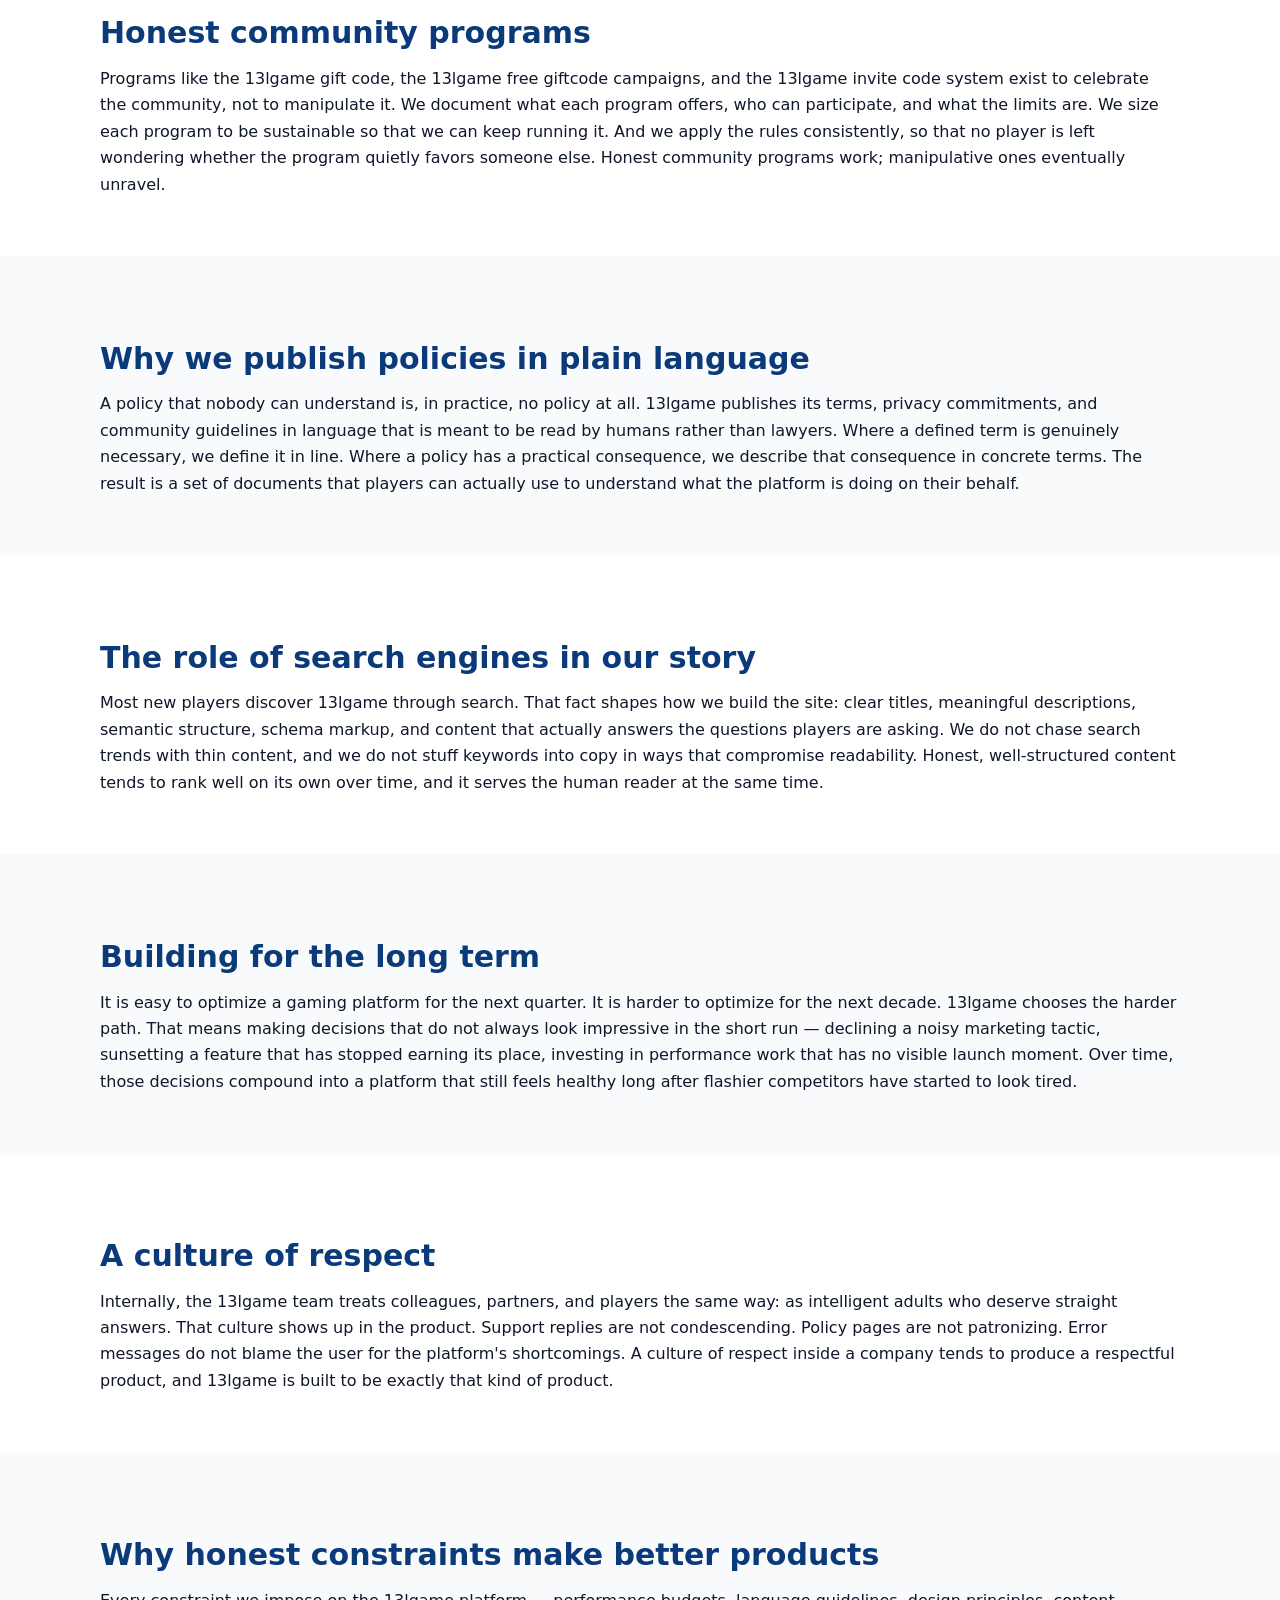
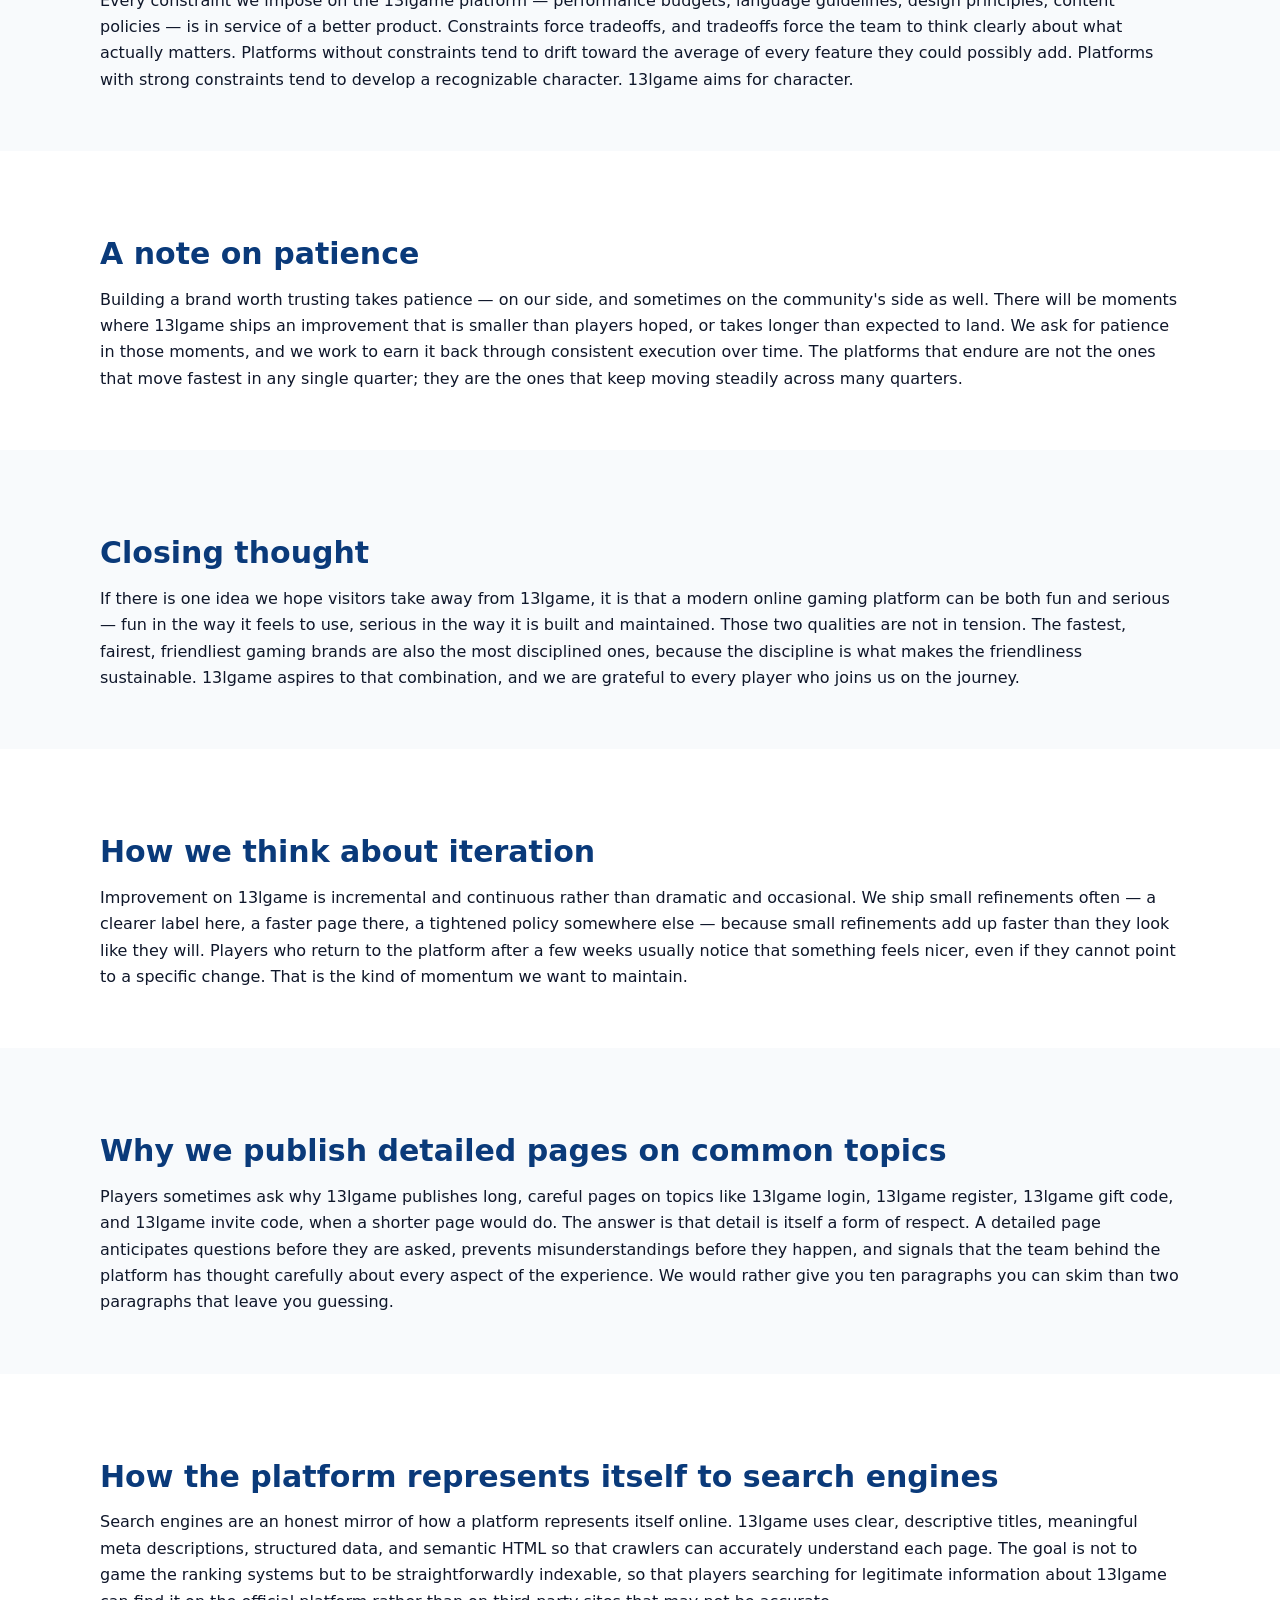
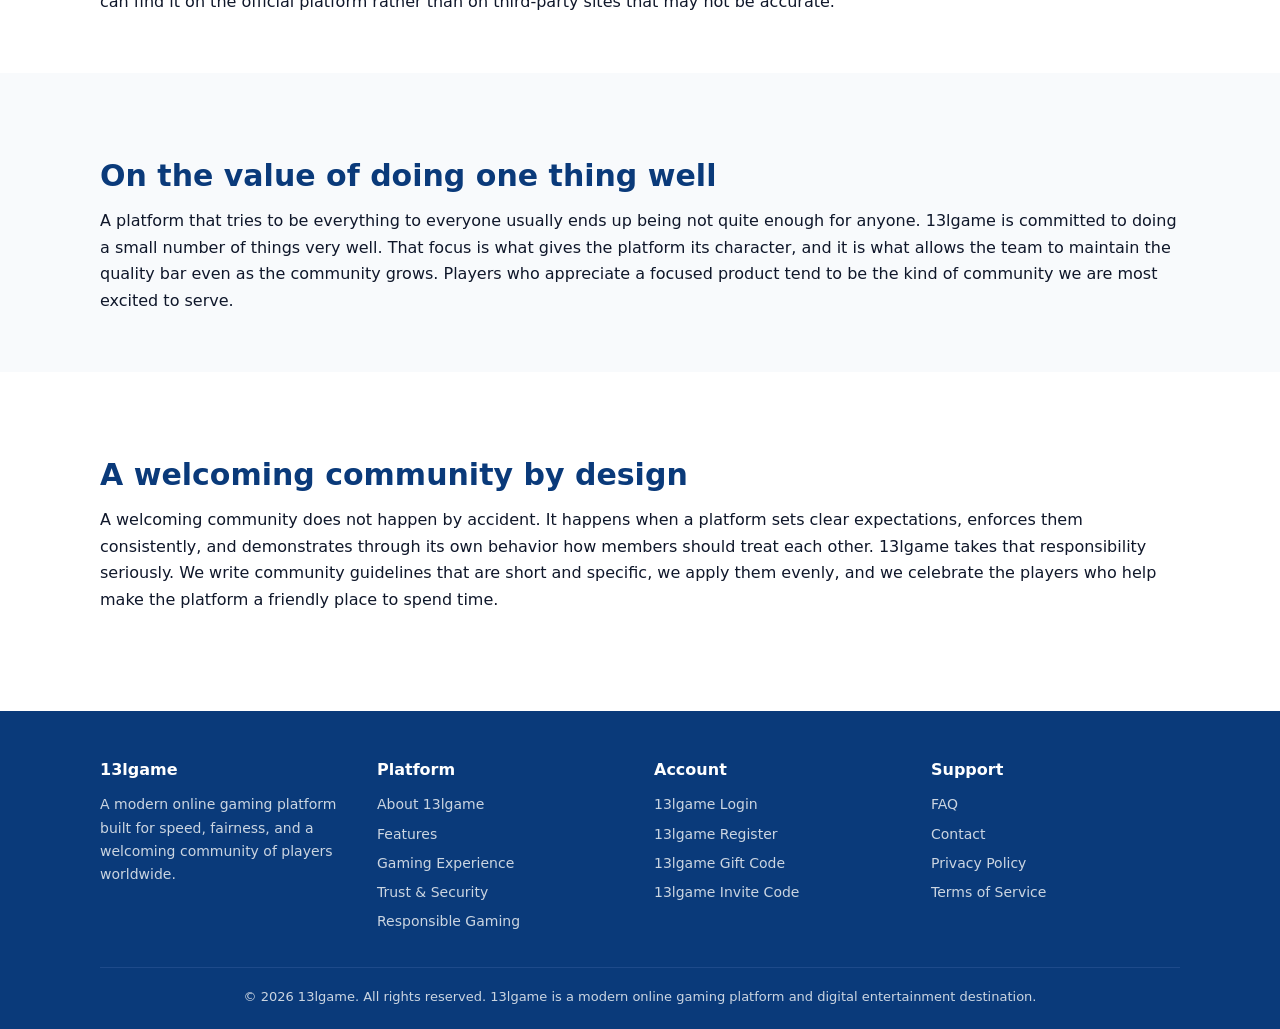
<file: terms.html>
<!doctype html>
<html lang="en">
<head>
<meta charset="utf-8">
<meta name="viewport" content="width=device-width,initial-scale=1,viewport-fit=cover">
<title>Terms of Service — 13lgame Modern Online Gaming Platform</title>
<meta name="description" content="The 13lgame terms of service describe the rules of using the platform, the responsibilities of players, and the commitments of 13lgame.">
<meta name="keywords" content="13lgame terms of service, 13lgame, online gaming platform terms">
<meta name="author" content="13lgame">
<meta name="robots" content="index,follow,max-image-preview:large,max-snippet:-1">
<meta name="theme-color" content="#0a3a7a">
<link rel="canonical" href="https://13lgames.live/terms.html">
<link rel="icon" type="image/svg+xml" href="/assets/favicon.svg">
<link rel="dns-prefetch" href="//13lgames.live">
<link rel="preconnect" href="https://13lgames.live" crossorigin>
<meta property="og:type" content="website">
<meta property="og:site_name" content="13lgame">
<meta property="og:title" content="Terms of Service — 13lgame Modern Online Gaming Platform">
<meta property="og:description" content="The 13lgame terms of service describe the rules of using the platform, the responsibilities of players, and the commitments of 13lgame.">
<meta property="og:url" content="https://13lgames.live/terms.html">
<meta property="og:image" content="https://13lgames.live/assets/hero.svg">
<meta name="twitter:card" content="summary_large_image">
<meta name="twitter:title" content="Terms of Service — 13lgame Modern Online Gaming Platform">
<meta name="twitter:description" content="The 13lgame terms of service describe the rules of using the platform, the responsibilities of players, and the commitments of 13lgame.">
<meta name="twitter:image" content="https://13lgames.live/assets/hero.svg">
<link rel="stylesheet" href="/assets/styles.css">
<script type="application/ld+json">{"@context":"https://schema.org","@type":"Organization","name":"13lgame","url":"https://13lgames.live","logo":{"@type":"ImageObject","url":"https://13lgames.live/assets/logo.svg"},"sameAs":["https://13lgames.live"],"description":"13lgame is a modern online gaming platform offering a fast, fair, and community-driven digital entertainment experience."}</script>
<script type="application/ld+json">{"@context":"https://schema.org","@type":"WebSite","name":"13lgame","url":"https://13lgames.live","potentialAction":{"@type":"SearchAction","target":"https://13lgames.live/?q={query}","query-input":"required name=query"}}</script>
<script type="application/ld+json">{"@context":"https://schema.org","@type":"WebPage","name":"Terms of Service \u2014 13lgame Modern Online Gaming Platform","url":"https://13lgames.live/terms.html","description":"The 13lgame terms of service describe the rules of using the platform, the responsibilities of players, and the commitments of 13lgame.","inLanguage":"en","isPartOf":{"@type":"WebSite","name":"13lgame","url":"https://13lgames.live"}}</script>
</head>
<body>
<header class="site"><div class="container nav">
<a href="/" aria-label="13lgame home"><img class="logo" src="/assets/logo.svg" alt="13lgame logo" width="160" height="40"></a>
<nav aria-label="Primary"><ul>
<li><a href="/">Home</a></li>
<li><a href="/about.html">About</a></li>
<li><a href="/features.html">Features</a></li>
<li><a href="/login.html">Login</a></li>
<li><a href="/register.html">Register</a></li>
<li><a href="/giftcode.html">Gift Code</a></li>
<li><a href="/invite-code.html">Invite Code</a></li>
<li><a href="/faq.html">FAQ</a></li>
<li><a href="/contact.html">Contact</a></li>
</ul></nav></div></header>
<div class="container breadcrumb" aria-label="Breadcrumb"><a href="/">Home</a> &rsaquo; <a href="/terms.html">Terms</a></div>
<script type="application/ld+json">{"@context":"https://schema.org","@type":"BreadcrumbList","itemListElement":[{"@type":"ListItem","position":1,"name":"Home","item":"https://13lgames.live/"},{"@type":"ListItem","position":2,"name":"Terms","item":"https://13lgames.live/terms.html"}]}</script>
<section class='hero'><div class='container'><h1>13lgame terms of service</h1><p class='lead'>These terms describe the rules for using 13lgame, the responsibilities of both the platform and its players, and the framework that supports a healthy community.</p></div></section><section><div class='container'><h2>Acceptance of terms</h2>
<p>By accessing or using the 13lgame platform, you agree to these terms of service. If you do not agree with any part of the terms, please do not use the platform. Our goal is a clear, fair agreement that supports a healthy long-term relationship between 13lgame and the players who use it.</p>
<p>These terms apply to every part of 13lgame, including the 13lgame login and 13lgame register flows, the 13lgame gift code and 13lgame free giftcode programs, the 13lgame invite code system, and any other current or future feature of the platform.</p>
</div></section>
<section class='alt'><div class='container'><h2>Eligibility</h2>
<p>13lgame is provided as digital entertainment. By creating an account through 13lgame register, you confirm that you meet any age or jurisdictional requirements applicable to using an online gaming platform in your region. You are responsible for ensuring that your use of the platform complies with the laws that apply to you.</p>
</div></section>
<section><div class='container'><h2>Account responsibilities</h2>
<p>You are responsible for the security of your 13lgame account, including the choice of a strong unique password, the safekeeping of your credentials, and the timeliness of your recovery contact information. 13lgame will never ask you for your password through informal channels, and you should never share it with anyone.</p>
</div></section>
<section class='alt'><div class='container'><h2>Acceptable use</h2>
<p>Players agree to use 13lgame in good faith. This includes respecting other community members, avoiding any attempt to misuse the platform's features, and engaging with community programs such as the 13lgame gift code, 13lgame free giftcode and 13lgame invite code systems in line with their documented rules.</p>
<p>Abuse, fraud, impersonation, or other behavior that harms the community or the platform may result in restrictions or termination of access. We apply these consequences consistently and we explain them clearly when they are applied.</p>
</div></section>
<section><div class='container'><h2>Community programs</h2>
<p>Each 13lgame community program — including the gift code and invite code systems — is governed by the rules published on its dedicated page. Eligibility, limits, and expirations are documented up front, and the same rules apply to every player.</p>
</div></section>
<section class='alt'><div class='container'><h2>Fairness and rules</h2>
<p>Fairness on 13lgame begins with the architecture of the platform itself. Game logic is implemented with consistent, reviewable rules, and outcomes are produced through mechanisms designed to be impartial across all players. We do not adjust gameplay behavior based on individual accounts, and the same conditions apply to a new player on their first day as to a long-time community member.</p>
<p>Beyond the technical layer, fairness is a cultural commitment. The 13lgame team writes documentation in plain language so that any player can understand how features work without needing to decode marketing copy. When we change something material — a rule, a feature, a policy — we explain what changed and why. Players should never have to guess about the environment they are playing in.</p>
<p>We extend the same fairness philosophy to community programs such as the 13lgame gift code and the 13lgame invite code systems. The eligibility criteria are documented, the limits are stated up front, and the process is the same for every player who qualifies. There are no hidden tiers, no surprise expirations buried in fine print, and no favoritism in how rewards are distributed.</p>
</div></section>
<section><div class='container'><h2>Privacy</h2>
<p>13lgame respects the privacy of every player. We design our data handling around the principle of minimization: collect only what we need, keep it only as long as it is useful, and protect it with appropriate safeguards. Our full privacy policy explains exactly what information the platform processes and why, in language that is meant to be read by humans rather than lawyers.</p>
<p>We never sell player data. Information shared with 13lgame is used to operate the platform, to support our community programs such as the 13lgame gift code and 13lgame invite code systems, and to keep the service secure. Where we work with trusted service providers — for example, for infrastructure or analytics — we apply contractual and technical controls that hold them to the same standard we set for ourselves.</p>
<p>Players can contact us at any time with questions about their data. We treat those requests as a normal part of running a trustworthy platform, not as an exception. The faster we can resolve a privacy question, the more confident the community can be that 13lgame takes the topic seriously.</p>
</div></section>
<section class='alt'><div class='container'><h2>Responsible gaming</h2>
<p>Responsible gaming is a non-negotiable part of how 13lgame operates. Online gaming is meant to be entertainment, and entertainment stops being healthy when it stops being optional. We design the platform to encourage moderation: clear session information, easy ways to take a break, and content that never pressures players into longer sessions than they intended.</p>
<p>We strongly recommend that every player set personal limits before each session — limits on time, limits on focus, and limits on the role that gaming plays in their week. If gaming ever stops feeling fun, the right answer is to step away. 13lgame will still be here tomorrow, and a healthy long-term relationship with the platform matters far more to us than any single session.</p>
<p>We also recognize that some players need additional support. If you or someone you know is showing signs of unhealthy gaming behavior, please consult a qualified professional or a recognized support organization in your region. 13lgame supports those conversations and will continue to invest in tools that help players stay in control of their experience.</p>
</div></section>
<section><div class='container'><h2>Disclaimers</h2>
<p>13lgame is provided as an entertainment platform. The platform is not a financial product, not an investment, and not a guarantee of any specific outcome. Marketing language that suggests guaranteed winnings, risk-free income, or similar claims is not part of how we describe 13lgame, and any such claim from an outside source should be treated as inaccurate.</p>
</div></section>
<section class='alt'><div class='container'><h2>Changes to the terms</h2>
<p>We may update these terms from time to time. When we make material changes, we will update this page and explain what changed. Continued use of 13lgame after such updates indicates acceptance of the revised terms.</p>
</div></section>
<section><div class='container'><h2>Contact</h2>
<p>For any question about these terms, please use the Contact page. We treat policy questions as a normal part of running a trustworthy platform and will respond accordingly.</p>
</div></section>
<section><div class='container'><h2>Going deeper: how 13lgame thinks about the long game</h2><p>The sections below add additional context for readers who want a fuller picture of the 13lgame brand, the philosophy behind the modern online gaming platform, and the way we approach the everyday work of building a trusted gaming destination. Each section stands on its own; feel free to skim or to read in order.</p></div></section>
<section><div class='container'><h2>The compounding value of trust</h2>
<p>Trust does not look impressive on a quarterly chart. It builds slowly, through small interactions that go right, and it can be lost quickly, through a handful of interactions that go wrong. 13lgame invests in trust because it is the single most valuable asset a long-term gaming brand can hold. Every transparent policy, every honest piece of marketing copy, every clear support response is a deposit into that account. Over years, those deposits compound into something a competitor cannot simply outspend.</p>
</div></section>
<section class='alt'><div class='container'><h2>Why our copy is written the way it is</h2>
<p>Reading the words on a 13lgame page should feel like reading a clear, calmly written letter. We avoid hype, we avoid superlatives we cannot back up, and we avoid the corporate dialect that turns ordinary information into an interpretive puzzle. Plain language is harder to write than it looks; it requires actually understanding what we are trying to say. The reward is a brand voice that respects the reader's intelligence and that translates well across cultures and languages.</p>
</div></section>
<section><div class='container'><h2>A platform you can recommend without a disclaimer</h2>
<p>The strongest endorsement any platform can receive is the kind that does not require qualifications. A 13lgame player should be able to recommend the platform to a friend in a single sentence — 'I have been enjoying 13lgame, you might like it too' — without needing to add caveats about confusing flows, surprise fees, or aggressive marketing. We work hard to be that kind of platform, because that kind of recommendation is what builds a real community over time.</p>
</div></section>
<section class='alt'><div class='container'><h2>Security is invisible when it works</h2>
<p>The clearest sign that a platform's security is working well is that you do not have to think about it. Modern authentication patterns, careful session handling, conservative data practices, and continuous monitoring all happen quietly in the background. 13lgame invests in those invisible systems because the alternative — visible security problems — is far more expensive in both reputation and player trust. Players strengthen this work by using strong unique passwords and by being skeptical of any message that asks for credentials outside the platform's normal flows.</p>
</div></section>
<section><div class='container'><h2>Why we care about the small details</h2>
<p>A single well-designed page does not make a brand. A thousand well-designed pages do. 13lgame sweats the small stuff — the wording of an error message, the spacing of a form field, the timing of a confirmation, the polish of a small icon — because the small stuff is what separates a forgettable product from a memorable one. Players may not consciously notice each individual detail, but they feel the cumulative effect, and that feeling is what they describe when they tell a friend that the platform 'just feels good to use.'</p>
</div></section>
<section class='alt'><div class='container'><h2>Our position on hype</h2>
<p>You will not see 13lgame promise guaranteed wins, risk-free outcomes, or any of the other phrases that are common in the worst corners of online entertainment marketing. Those phrases are not honest, and a brand that traffics in them cannot be trusted to keep its other promises. 13lgame is entertainment. It is designed to be enjoyed in moderation, and it is described that way in every piece of copy we publish. That clarity is part of the brand, and we will continue to defend it.</p>
</div></section>
<section><div class='container'><h2>A platform that knows what it is not</h2>
<p>Knowing what a platform is is important. Knowing what it is not is equally important. 13lgame is not a financial product. It is not a substitute for income. It is not a place where outcomes are guaranteed, and it is not a place where pressure tactics belong. By being clear about those boundaries, we make the actual 13lgame experience easier for players to evaluate honestly — and honest evaluation is the foundation of any long-term relationship between a platform and its community.</p>
</div></section>
<section class='alt'><div class='container'><h2>How we handle change</h2>
<p>Platforms change. New features ship, old ones are retired, policies are refined as we learn. 13lgame handles change the way we wish every platform handled it: with clear communication, advance notice where appropriate, and a willingness to explain not just what changed but why. Surprise changes erode trust even when the change itself is positive. Communicated changes preserve trust even when the change is uncomfortable. We choose communication, every time.</p>
</div></section>
<section><div class='container'><h2>What good support looks like</h2>
<p>Good support is not a script. It is a real person, who has read your message carefully, responding in a way that actually helps. 13lgame trains its support function to listen first, ask precise follow-up questions, and resolve issues quickly. Where a known answer applies, we deliver it clearly. Where the answer requires investigation, we say so and we follow through. Every support conversation is also a feedback loop into the product, because the questions players ask reveal where the platform itself could be clearer.</p>
</div></section>
<section class='alt'><div class='container'><h2>Why every page on 13lgame is a brand page</h2>
<p>A brand is not just a logo or a tagline. It is the cumulative impression a person forms from every interaction with the company. That is why every page on 13lgame — the homepage, the FAQ, the terms of service, even an error page — is treated as a brand page. The same care, the same voice, and the same standards apply throughout. A platform that is sloppy on its policy pages will be sloppy in other ways too, and we are determined not to be that kind of platform.</p>
</div></section>
<section class='alt'><div class='container'><h2>The shape of a modern online gaming platform</h2><p>A modern online gaming platform is more than a collection of features. It is a coordinated experience that has to feel coherent on every screen, in every flow, and in every interaction with the support team. 13lgame approaches that coherence as a design problem: how do we make a hundred small decisions in a way that adds up to one consistent brand? The answer is to keep the underlying principles small and the discipline high. Clarity, fairness, respect, and craft are not just words on an internal slide; they are the rubric we use whenever a tradeoff has to be made.</p></div></section>
<section><div class='container'><h2>Performance is a feature, not a tax</h2><p>It is tempting for any platform to treat performance as a cost center: something engineering has to pay for so that the product team can ship more features. 13lgame takes the opposite view. Performance is one of the most player-facing features we ship, because every additional second of load time silently subtracts from the experience. By keeping page weight low, by deferring non-critical work, and by measuring real-world performance across the devices our community actually uses, 13lgame turns speed into a brand attribute that competitors with larger budgets often struggle to match.</p></div></section>
<section class='alt'><div class='container'><h2>Why we resist feature bloat</h2><p>There is a familiar pattern in the gaming industry: a platform launches with a tight, well-designed core, succeeds, accumulates feature requests, and gradually adds them all. Within a few years, the original clarity is gone, replaced by an overgrown product that confuses new players and frustrates old ones. 13lgame is deliberately structured to resist that pattern. We say no to features that do not earn their place, we sunset features that have stopped being useful, and we maintain a strict bar for what is considered finished. The result is a platform that stays focused as it grows.</p></div></section>
<section><div class='container'><h2>Designing for attention, not against it</h2><p>The dominant design philosophy in online entertainment has, for years, been to maximize the time players spend on a platform. 13lgame rejects that philosophy. We design for attention rather than against it: notifications are minimal, marketing prompts are restrained, and there are no dark patterns engineered to keep you online beyond the moment you wanted to leave. The metric we care about is whether a player chose to come back, not whether we successfully prevented them from leaving.</p></div></section>
<section class='alt'><div class='container'><h2>Mobile is the baseline, not an afterthought</h2><p>For the majority of the 13lgame community, a phone is the primary computer. That single fact shapes a huge portion of our design decisions. Layouts are designed for the smallest practical screen first, tap targets are sized for thumbs, contrast and font sizes are calibrated for outdoor light, and the visual hierarchy stays readable when the screen is held at arm's length. Desktop users benefit from the same discipline, because a layout that works on a phone has plenty of room to breathe on a laptop.</p></div></section>
<section><div class='container'><h2>Accessibility is for everyone</h2><p>Players who rely on assistive technology are not a niche audience to be served as an afterthought. They are part of the 13lgame community, and the platform is built with that in mind. Semantic markup, high-contrast colors, generous focus states, and meaningful ARIA labels are part of the baseline. Accessibility improvements often turn out to improve the experience for everyone — captions help users in noisy environments, large tap targets help users with normal vision in moving vehicles, and so on. We continue to improve in this area and we welcome feedback from any player who notices something we could do better.</p></div></section>
<section class='alt'><div class='container'><h2>What it means to be community-driven</h2><p>Many platforms claim to be community-driven; few actually behave that way. At 13lgame, community input is built into the product process. Feature requests, criticism, and bug reports from real players shape the roadmap more than any internal brainstorm session ever could. When we say no to a community request, we explain why, because a respectful no is more useful than a vague maybe. And when we say yes, we ship it with the same care we would apply to any internally generated feature.</p></div></section>
<section><div class='container'><h2>Honest community programs</h2><p>Programs like the 13lgame gift code, the 13lgame free giftcode campaigns, and the 13lgame invite code system exist to celebrate the community, not to manipulate it. We document what each program offers, who can participate, and what the limits are. We size each program to be sustainable so that we can keep running it. And we apply the rules consistently, so that no player is left wondering whether the program quietly favors someone else. Honest community programs work; manipulative ones eventually unravel.</p></div></section>
<section class='alt'><div class='container'><h2>Why we publish policies in plain language</h2><p>A policy that nobody can understand is, in practice, no policy at all. 13lgame publishes its terms, privacy commitments, and community guidelines in language that is meant to be read by humans rather than lawyers. Where a defined term is genuinely necessary, we define it in line. Where a policy has a practical consequence, we describe that consequence in concrete terms. The result is a set of documents that players can actually use to understand what the platform is doing on their behalf.</p></div></section>
<section><div class='container'><h2>The role of search engines in our story</h2><p>Most new players discover 13lgame through search. That fact shapes how we build the site: clear titles, meaningful descriptions, semantic structure, schema markup, and content that actually answers the questions players are asking. We do not chase search trends with thin content, and we do not stuff keywords into copy in ways that compromise readability. Honest, well-structured content tends to rank well on its own over time, and it serves the human reader at the same time.</p></div></section>
<section class='alt'><div class='container'><h2>Building for the long term</h2><p>It is easy to optimize a gaming platform for the next quarter. It is harder to optimize for the next decade. 13lgame chooses the harder path. That means making decisions that do not always look impressive in the short run — declining a noisy marketing tactic, sunsetting a feature that has stopped earning its place, investing in performance work that has no visible launch moment. Over time, those decisions compound into a platform that still feels healthy long after flashier competitors have started to look tired.</p></div></section>
<section><div class='container'><h2>A culture of respect</h2><p>Internally, the 13lgame team treats colleagues, partners, and players the same way: as intelligent adults who deserve straight answers. That culture shows up in the product. Support replies are not condescending. Policy pages are not patronizing. Error messages do not blame the user for the platform's shortcomings. A culture of respect inside a company tends to produce a respectful product, and 13lgame is built to be exactly that kind of product.</p></div></section>
<section class='alt'><div class='container'><h2>Why honest constraints make better products</h2><p>Every constraint we impose on the 13lgame platform — performance budgets, language guidelines, design principles, content policies — is in service of a better product. Constraints force tradeoffs, and tradeoffs force the team to think clearly about what actually matters. Platforms without constraints tend to drift toward the average of every feature they could possibly add. Platforms with strong constraints tend to develop a recognizable character. 13lgame aims for character.</p></div></section>
<section><div class='container'><h2>A note on patience</h2><p>Building a brand worth trusting takes patience — on our side, and sometimes on the community's side as well. There will be moments where 13lgame ships an improvement that is smaller than players hoped, or takes longer than expected to land. We ask for patience in those moments, and we work to earn it back through consistent execution over time. The platforms that endure are not the ones that move fastest in any single quarter; they are the ones that keep moving steadily across many quarters.</p></div></section>
<section class='alt'><div class='container'><h2>Closing thought</h2><p>If there is one idea we hope visitors take away from 13lgame, it is that a modern online gaming platform can be both fun and serious — fun in the way it feels to use, serious in the way it is built and maintained. Those two qualities are not in tension. The fastest, fairest, friendliest gaming brands are also the most disciplined ones, because the discipline is what makes the friendliness sustainable. 13lgame aspires to that combination, and we are grateful to every player who joins us on the journey.</p></div></section>
<section><div class='container'><h2>How we think about iteration</h2><p>Improvement on 13lgame is incremental and continuous rather than dramatic and occasional. We ship small refinements often — a clearer label here, a faster page there, a tightened policy somewhere else — because small refinements add up faster than they look like they will. Players who return to the platform after a few weeks usually notice that something feels nicer, even if they cannot point to a specific change. That is the kind of momentum we want to maintain.</p></div></section>
<section class='alt'><div class='container'><h2>Why we publish detailed pages on common topics</h2><p>Players sometimes ask why 13lgame publishes long, careful pages on topics like 13lgame login, 13lgame register, 13lgame gift code, and 13lgame invite code, when a shorter page would do. The answer is that detail is itself a form of respect. A detailed page anticipates questions before they are asked, prevents misunderstandings before they happen, and signals that the team behind the platform has thought carefully about every aspect of the experience. We would rather give you ten paragraphs you can skim than two paragraphs that leave you guessing.</p></div></section>
<section><div class='container'><h2>How the platform represents itself to search engines</h2><p>Search engines are an honest mirror of how a platform represents itself online. 13lgame uses clear, descriptive titles, meaningful meta descriptions, structured data, and semantic HTML so that crawlers can accurately understand each page. The goal is not to game the ranking systems but to be straightforwardly indexable, so that players searching for legitimate information about 13lgame can find it on the official platform rather than on third-party sites that may not be accurate.</p></div></section>
<section class='alt'><div class='container'><h2>On the value of doing one thing well</h2><p>A platform that tries to be everything to everyone usually ends up being not quite enough for anyone. 13lgame is committed to doing a small number of things very well. That focus is what gives the platform its character, and it is what allows the team to maintain the quality bar even as the community grows. Players who appreciate a focused product tend to be the kind of community we are most excited to serve.</p></div></section>
<section><div class='container'><h2>A welcoming community by design</h2><p>A welcoming community does not happen by accident. It happens when a platform sets clear expectations, enforces them consistently, and demonstrates through its own behavior how members should treat each other. 13lgame takes that responsibility seriously. We write community guidelines that are short and specific, we apply them evenly, and we celebrate the players who help make the platform a friendly place to spend time.</p></div></section>
<footer class="site"><div class="container">
<div class="foot-grid">
<div><h4>13lgame</h4><p style="font-size:14px;color:#cbd5e1">A modern online gaming platform built for speed, fairness, and a welcoming community of players worldwide.</p></div>
<div><h4>Platform</h4><ul>
<li><a href="/about.html">About 13lgame</a></li>
<li><a href="/features.html">Features</a></li>
<li><a href="/gaming-experience.html">Gaming Experience</a></li>
<li><a href="/trust-security.html">Trust &amp; Security</a></li>
<li><a href="/responsible-gaming.html">Responsible Gaming</a></li>
</ul></div>
<div><h4>Account</h4><ul>
<li><a href="/login.html">13lgame Login</a></li>
<li><a href="/register.html">13lgame Register</a></li>
<li><a href="/giftcode.html">13lgame Gift Code</a></li>
<li><a href="/invite-code.html">13lgame Invite Code</a></li>
</ul></div>
<div><h4>Support</h4><ul>
<li><a href="/faq.html">FAQ</a></li>
<li><a href="/contact.html">Contact</a></li>
<li><a href="/privacy.html">Privacy Policy</a></li>
<li><a href="/terms.html">Terms of Service</a></li>
</ul></div>
</div>
<div class="foot-bottom">&copy; <span id="year">2026</span> 13lgame. All rights reserved. 13lgame is a modern online gaming platform and digital entertainment destination.</div>
</div></footer>
<script src="/assets/script.js" defer></script>
</body></html>
</file>
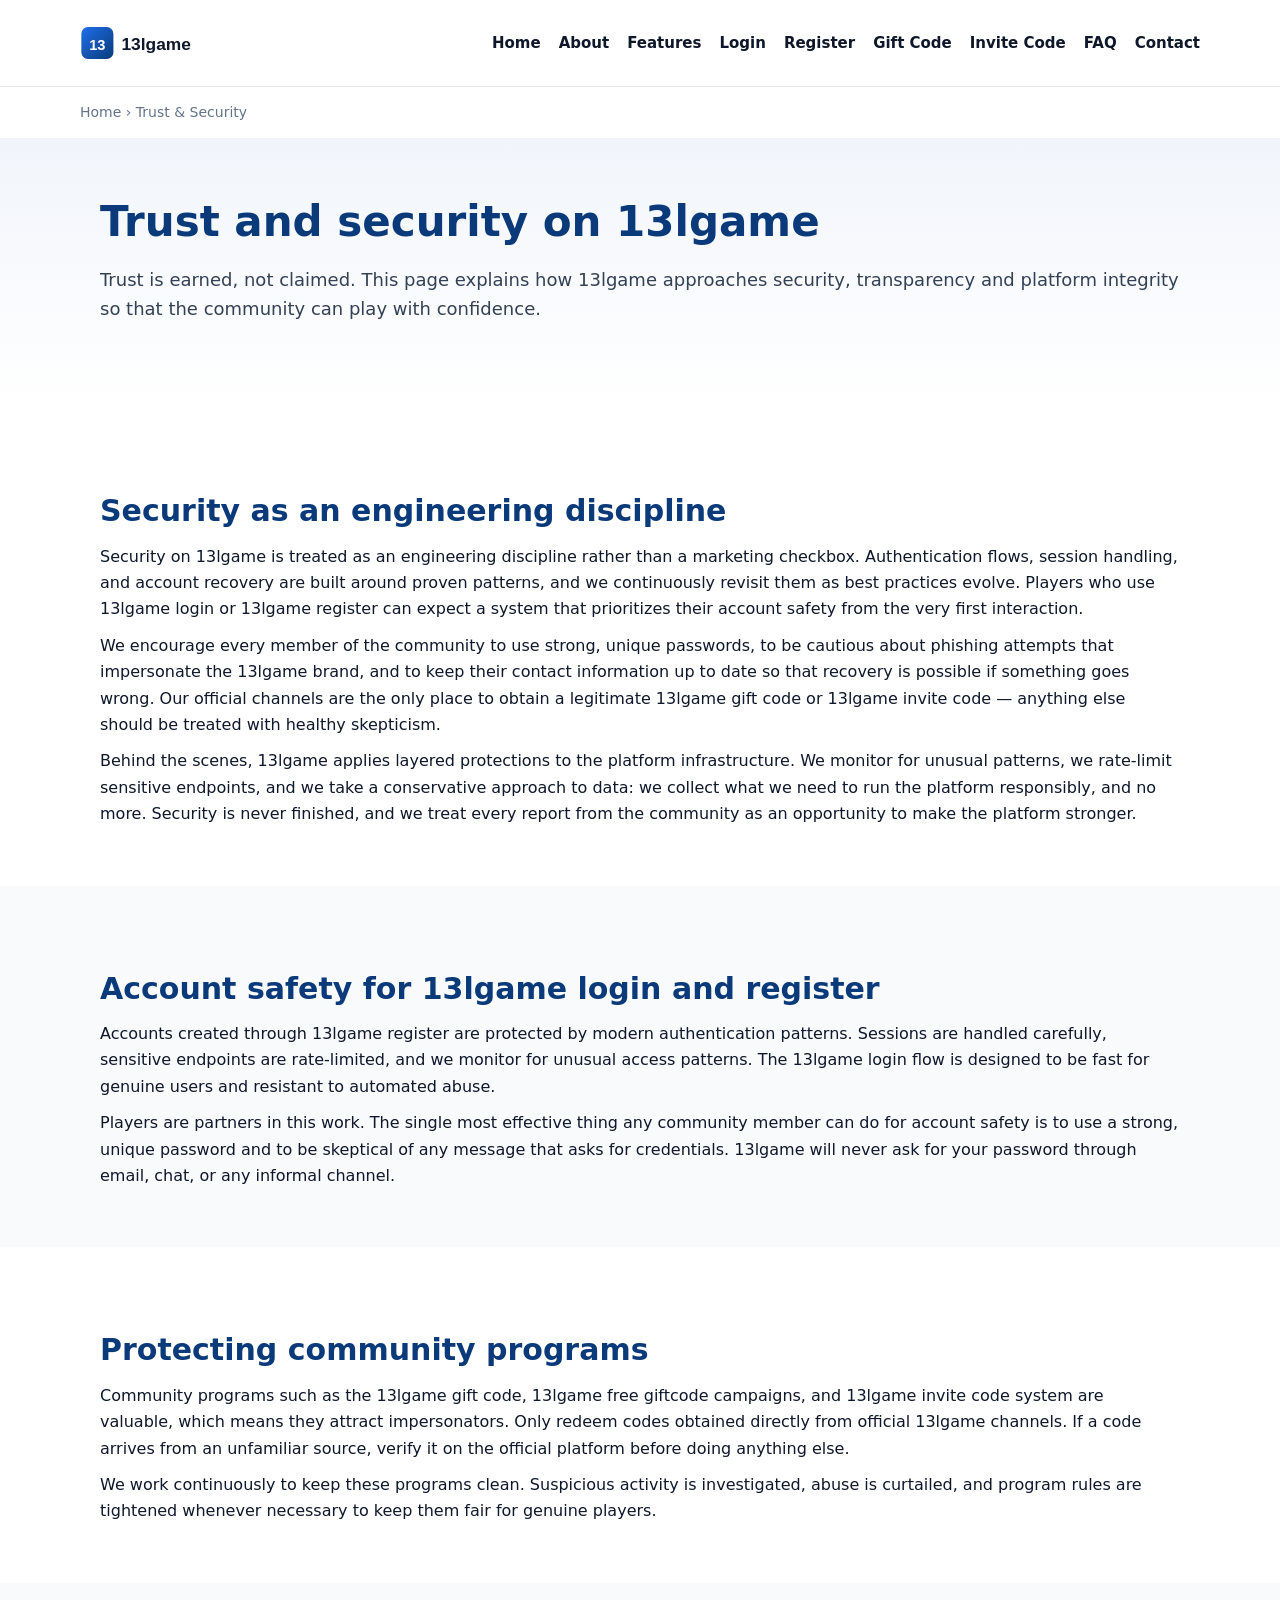
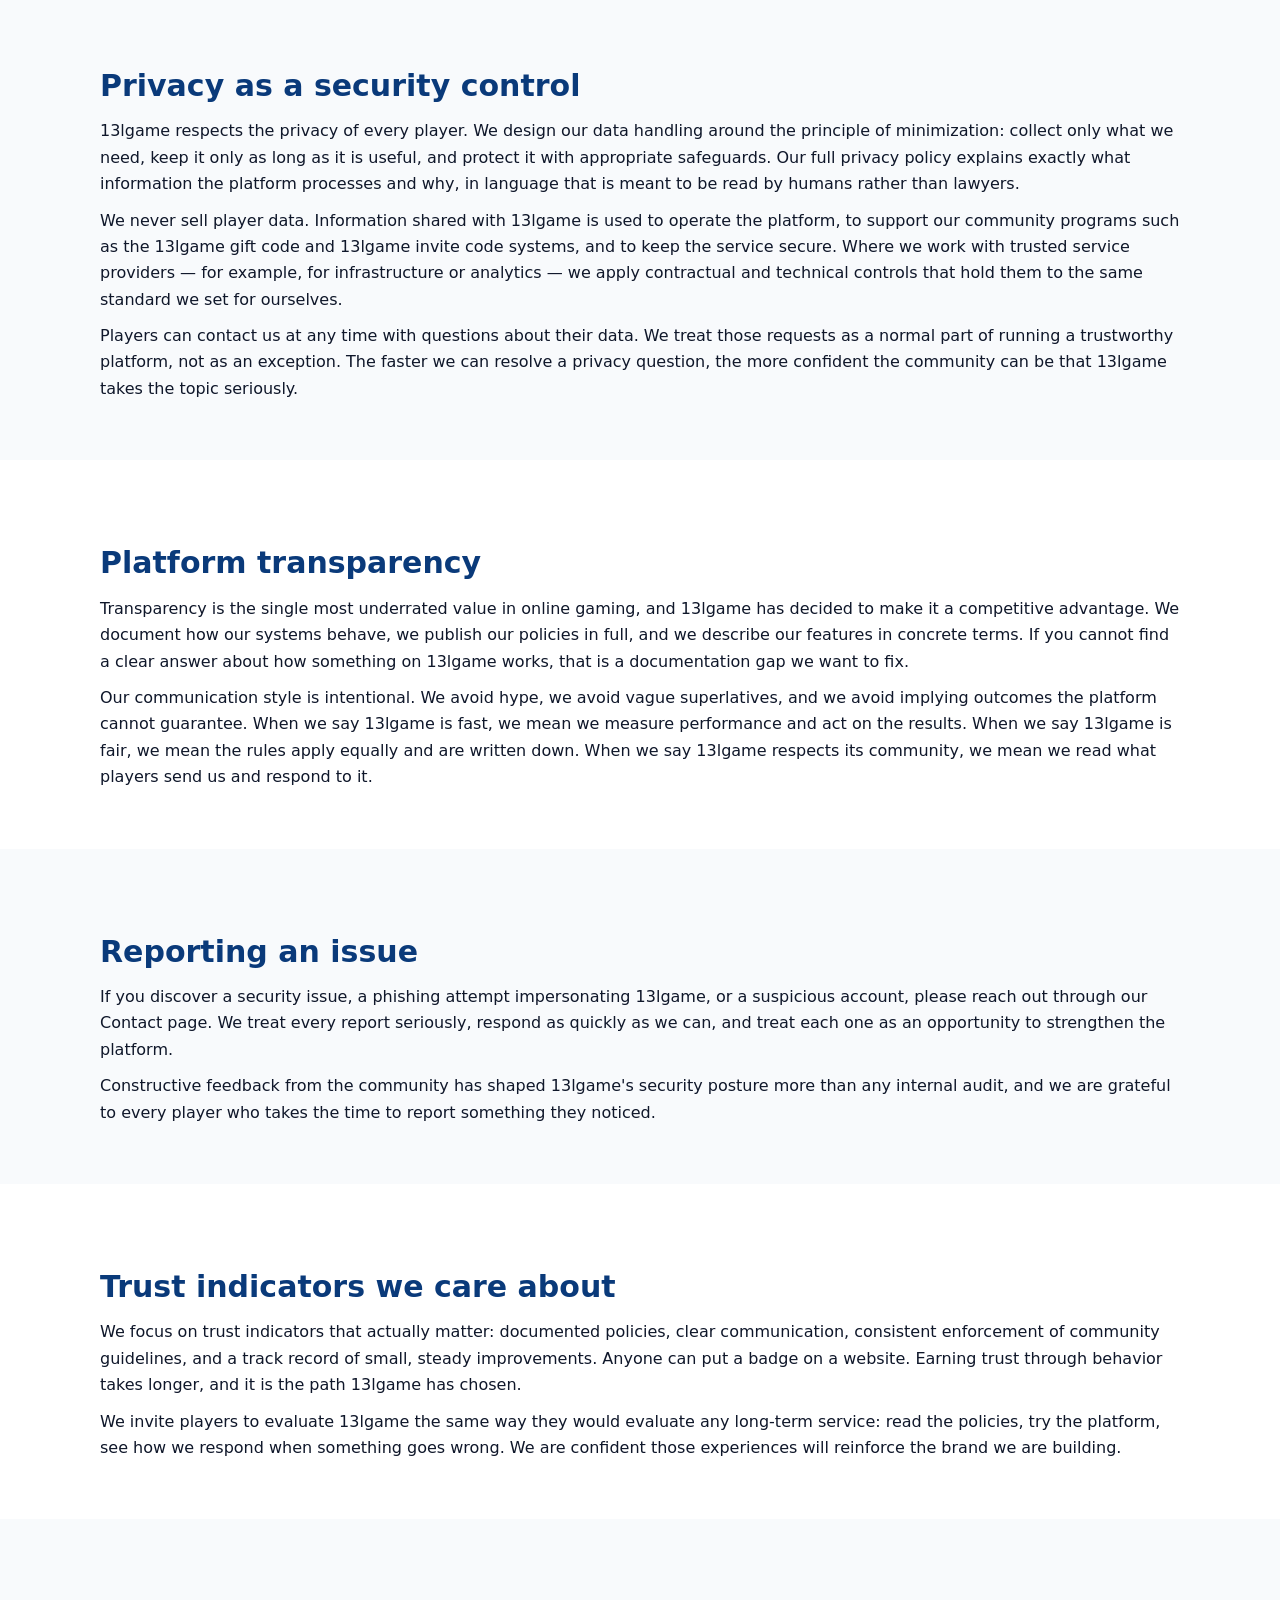
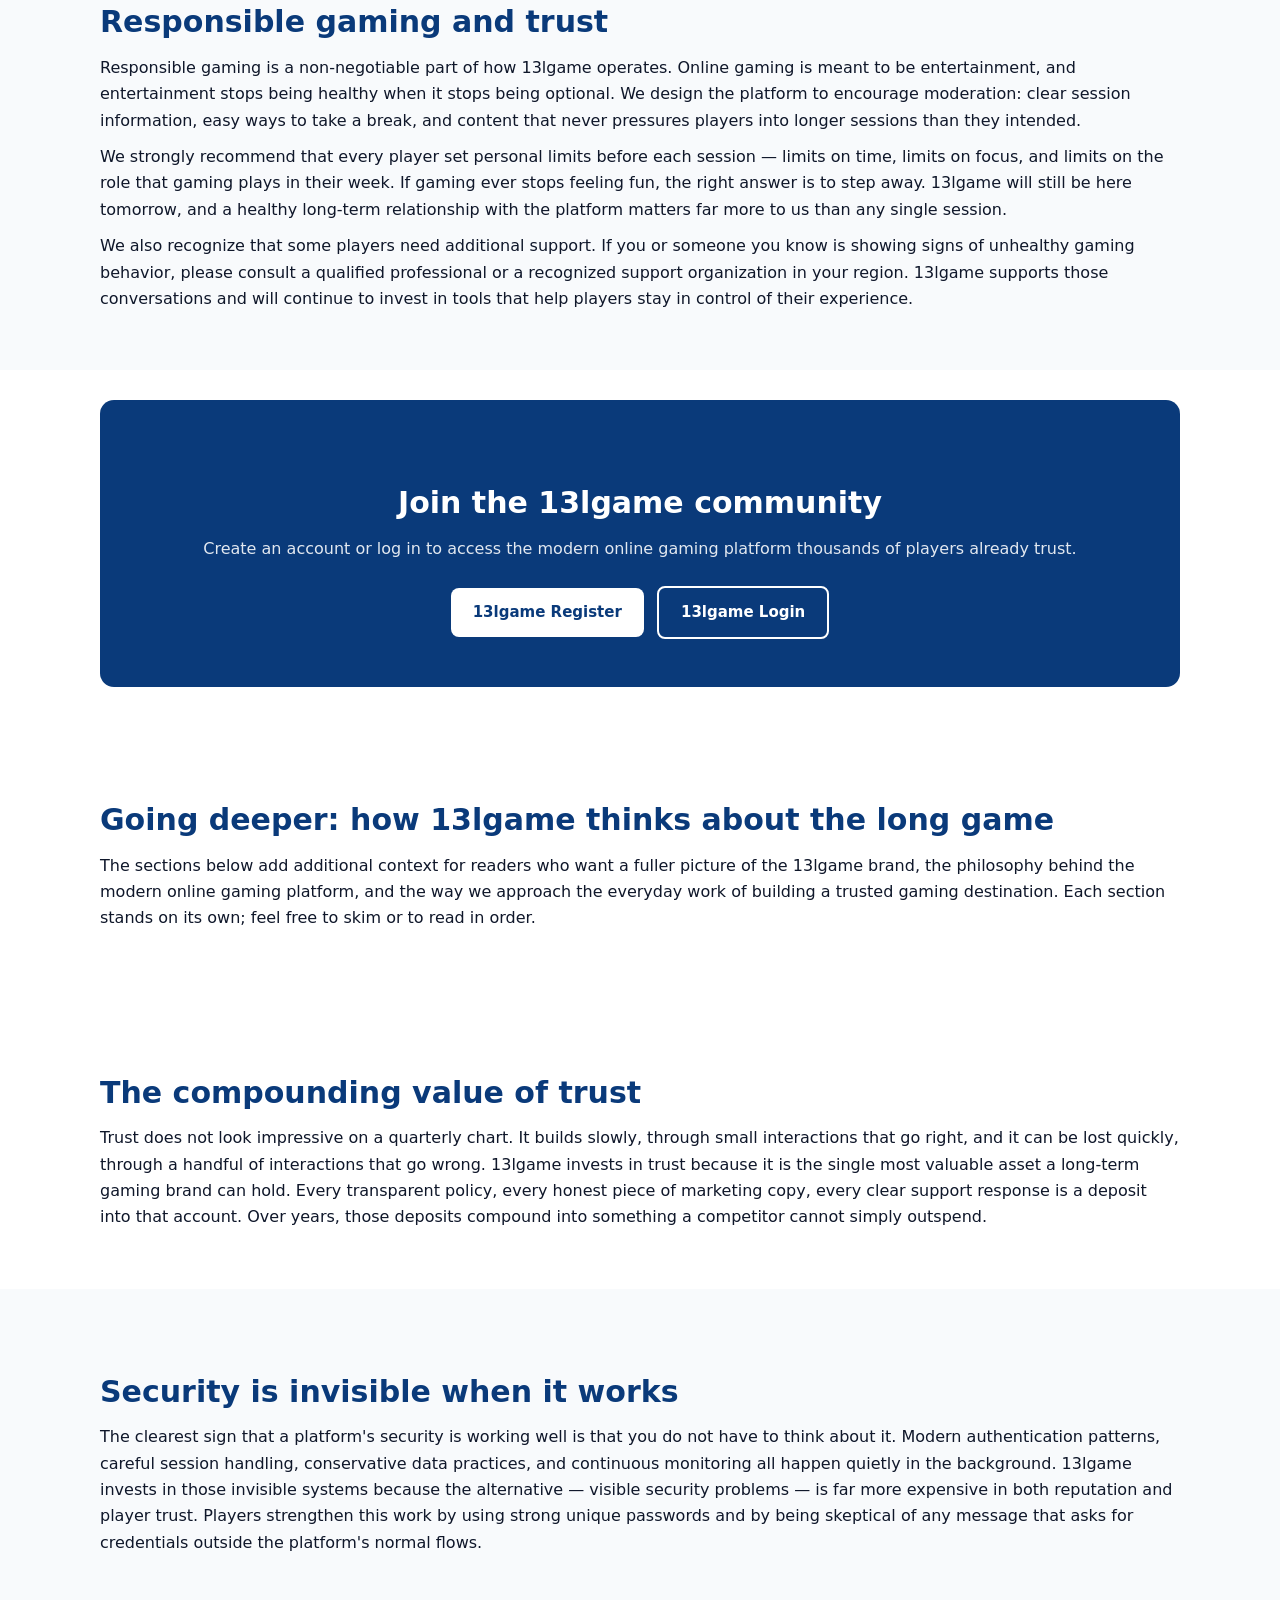
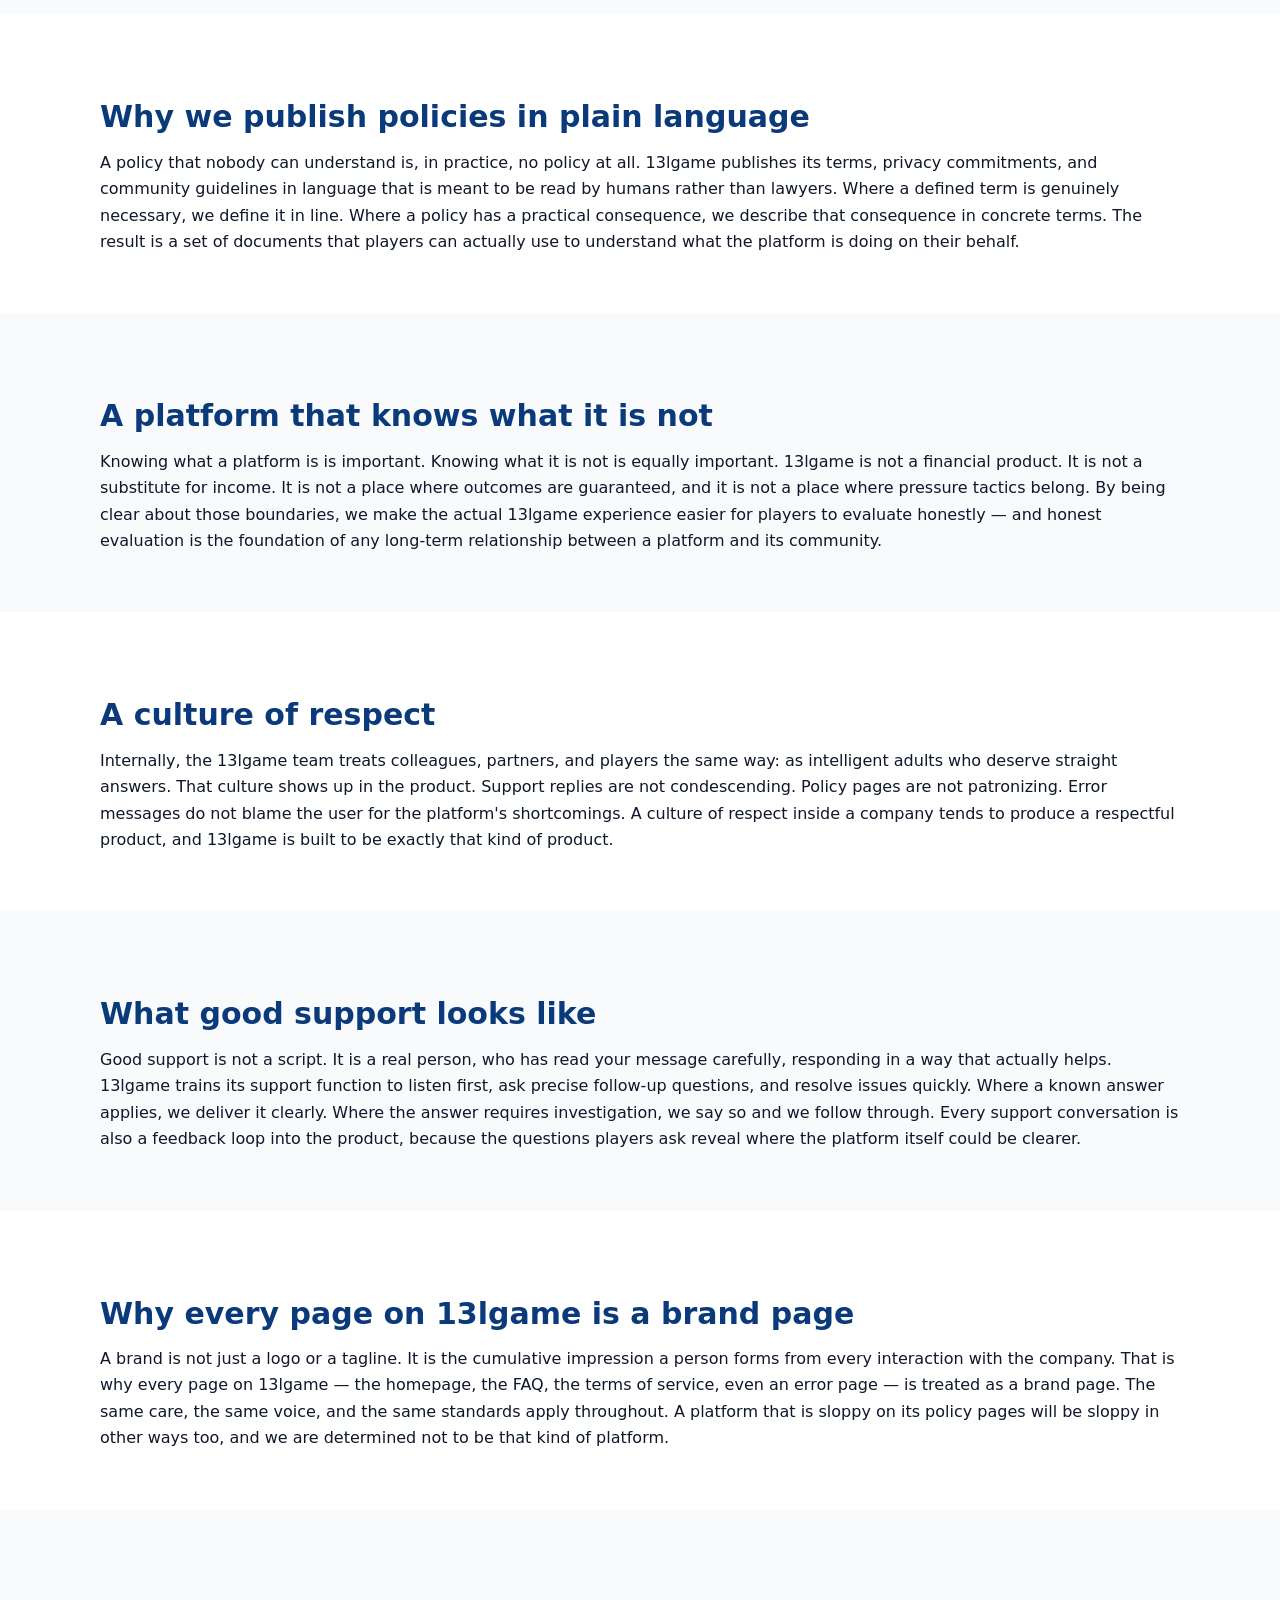
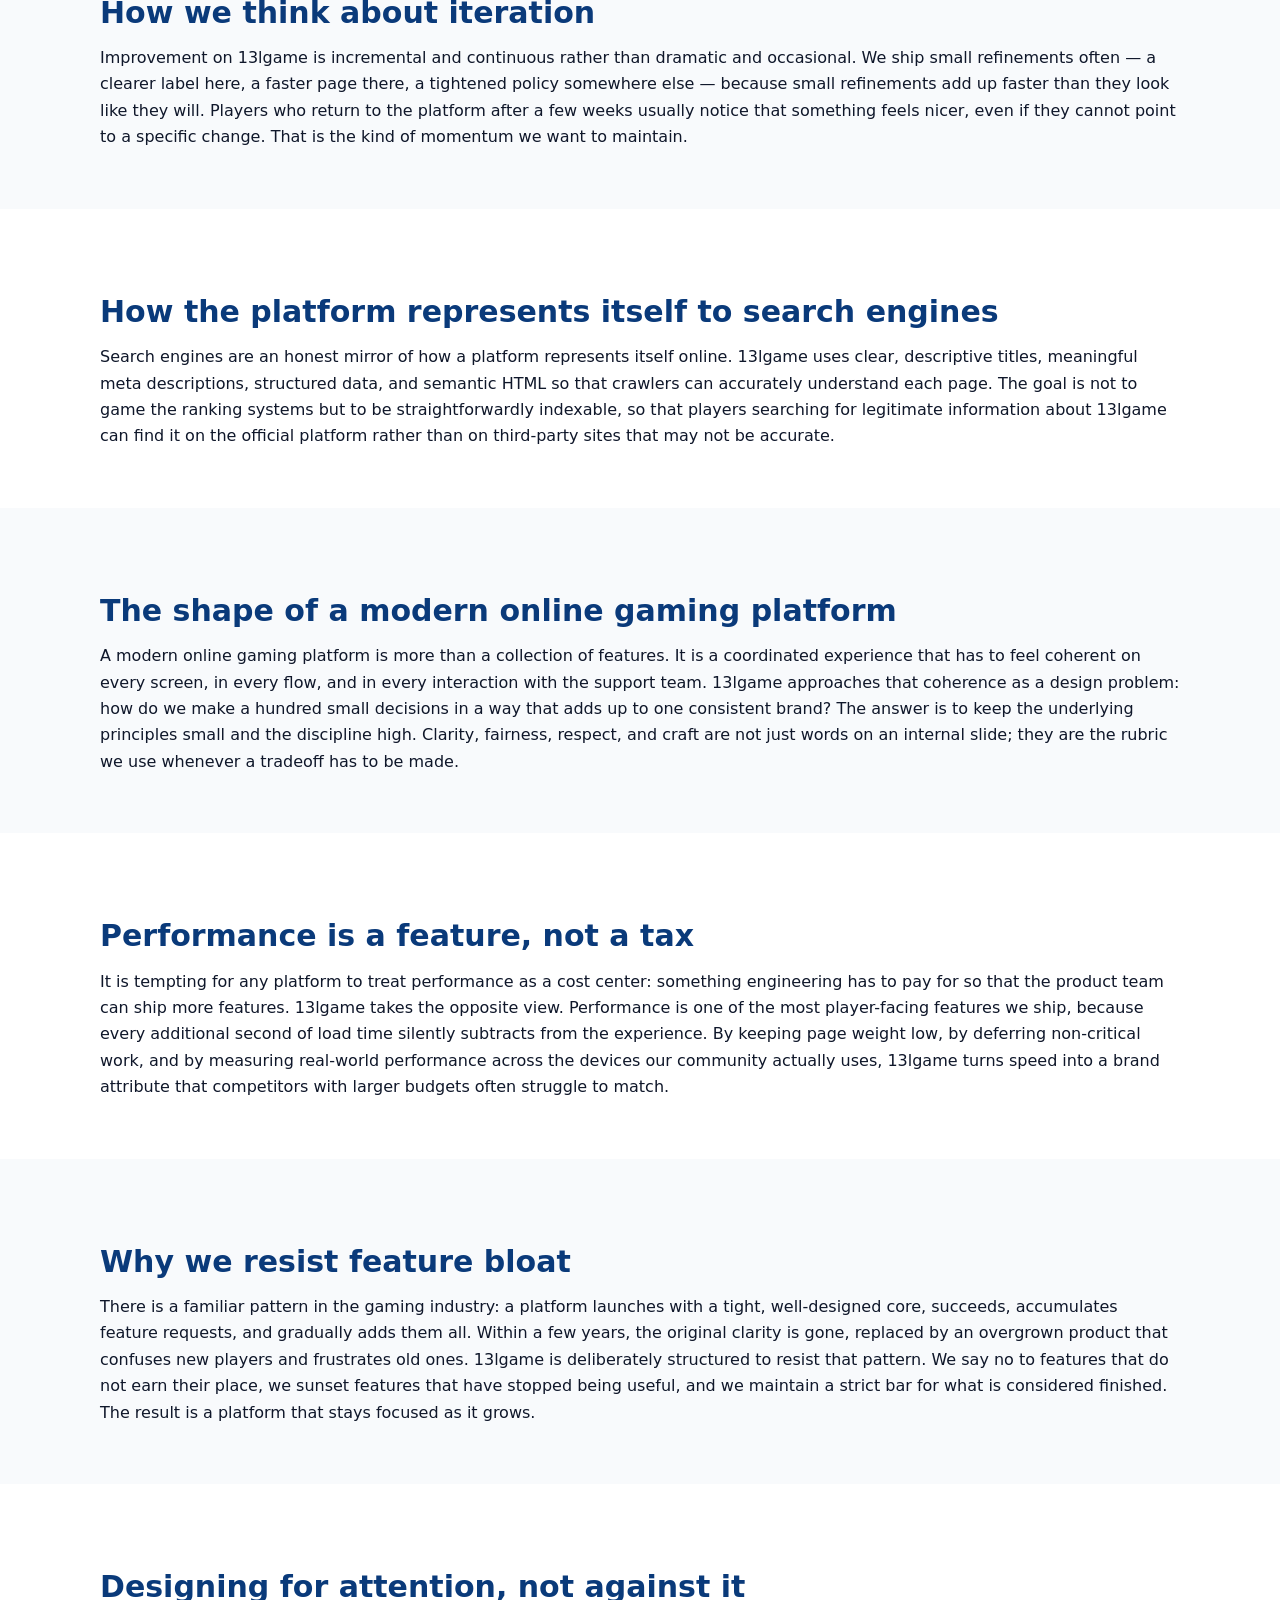
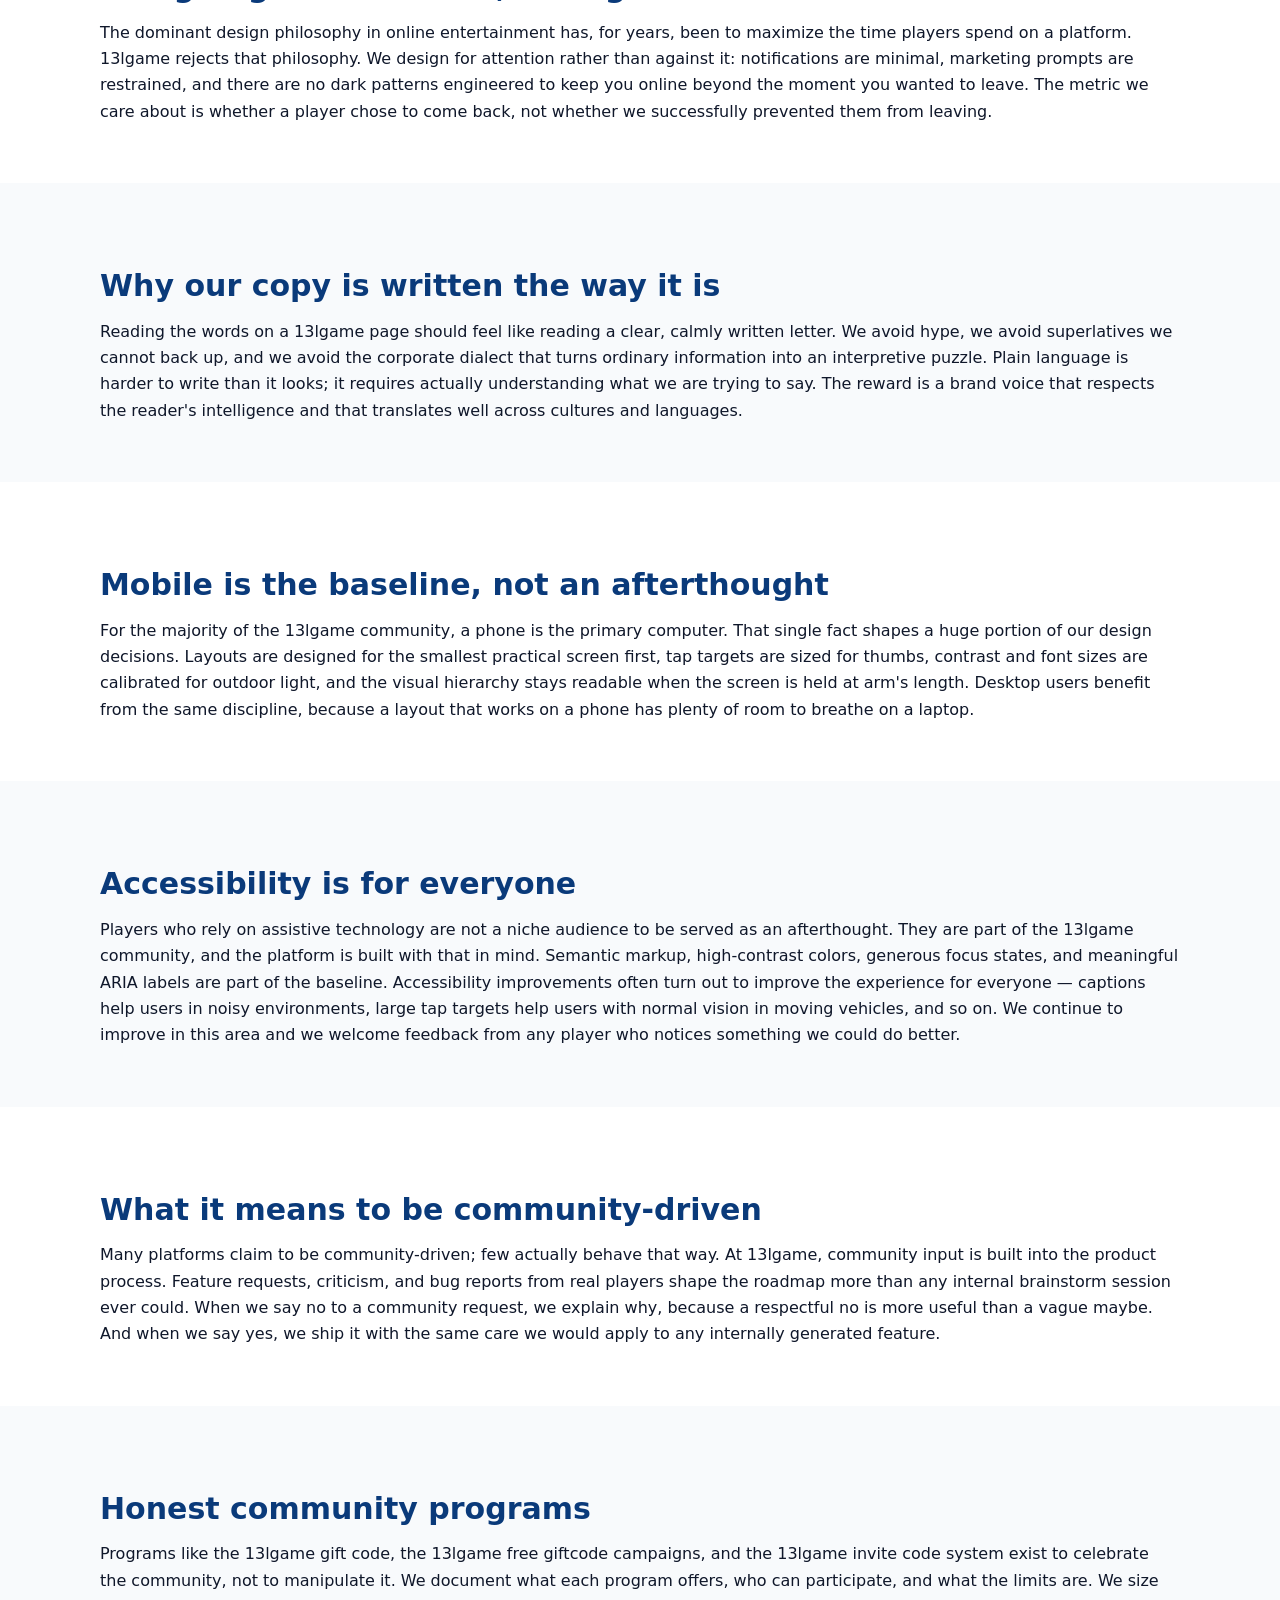
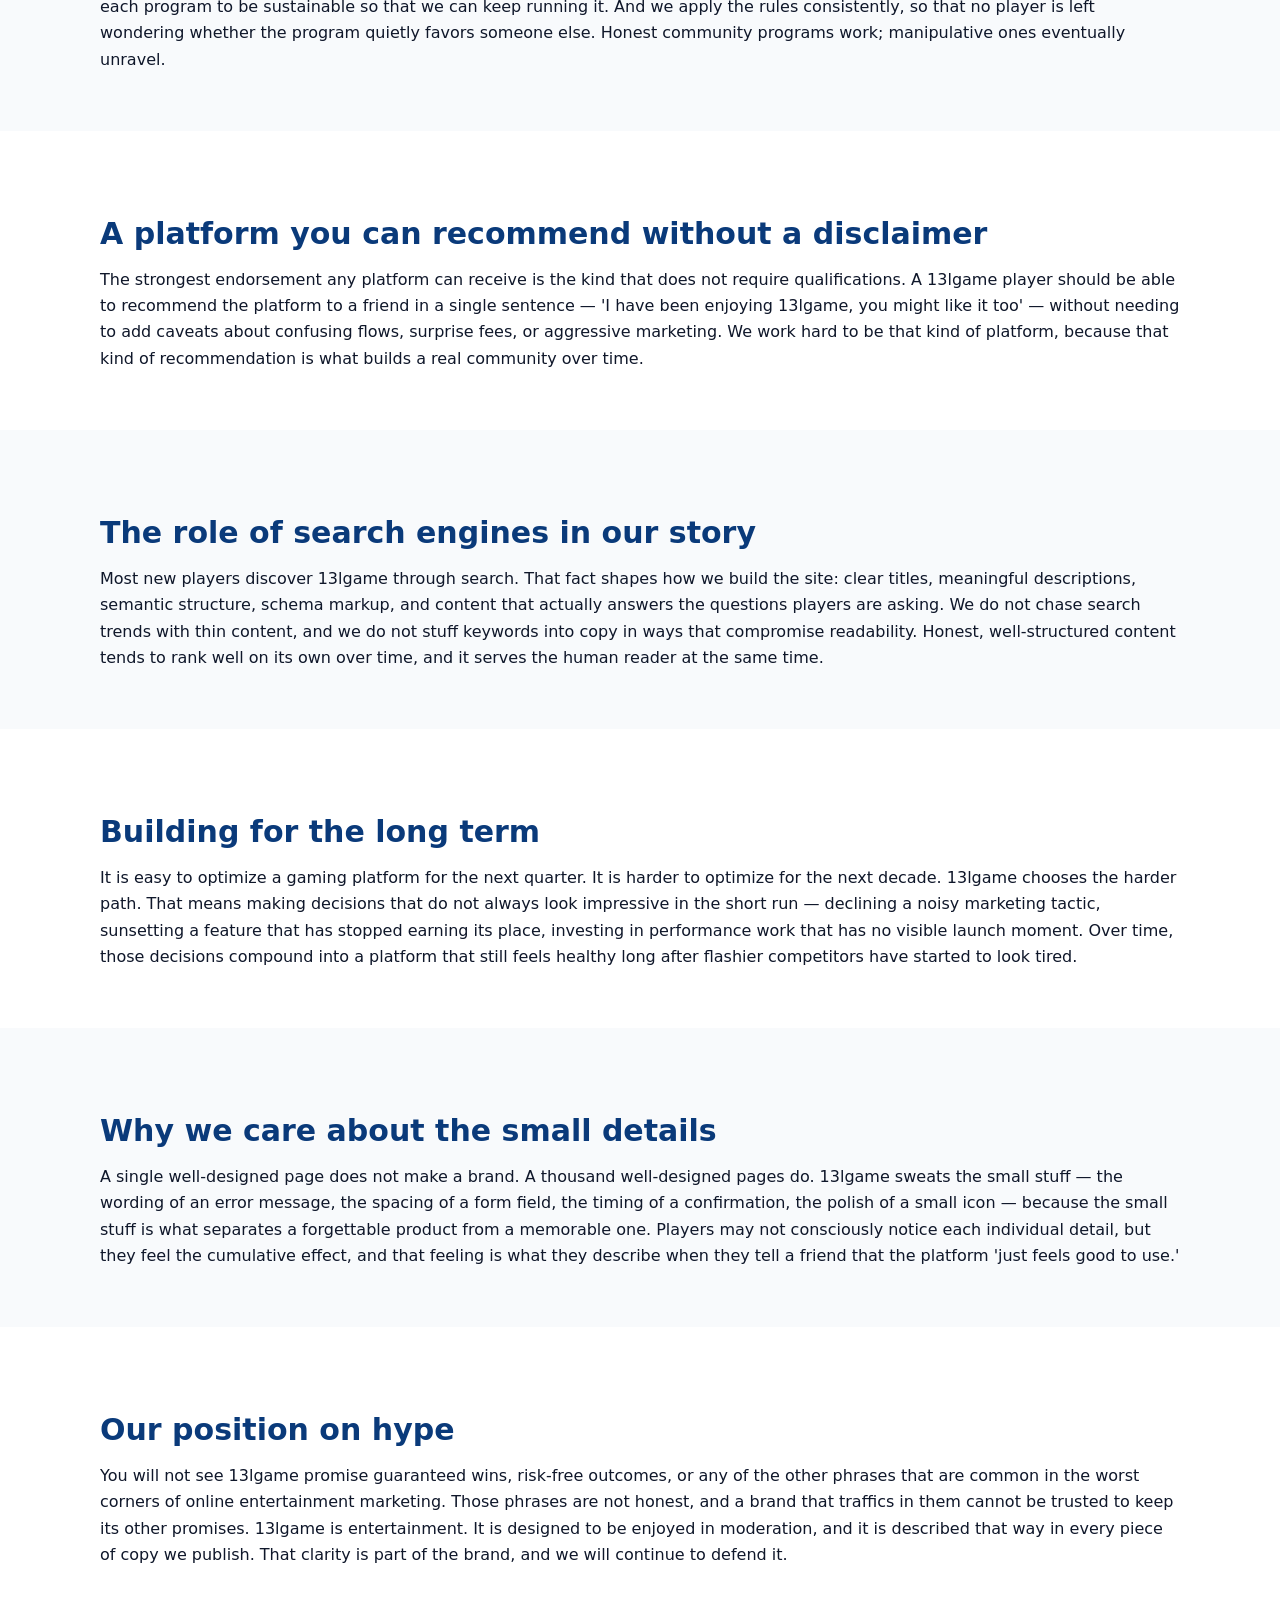
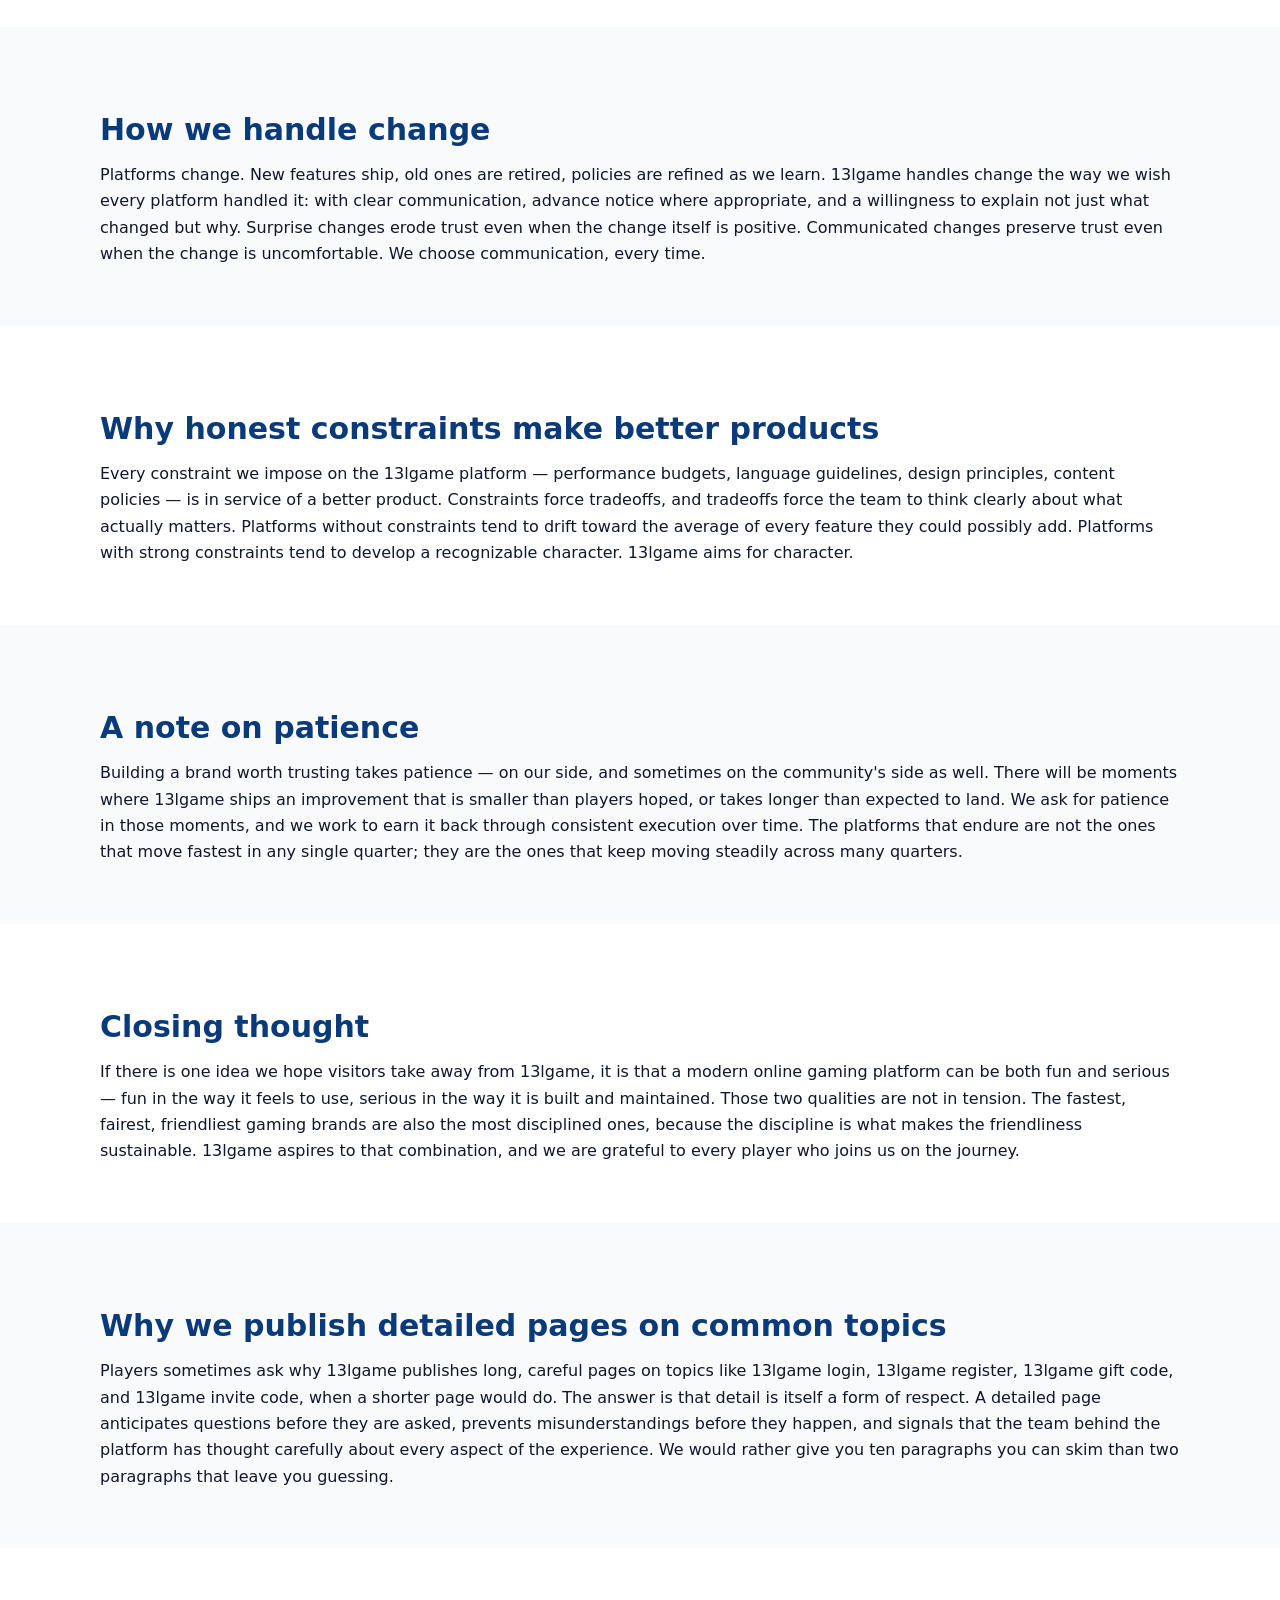
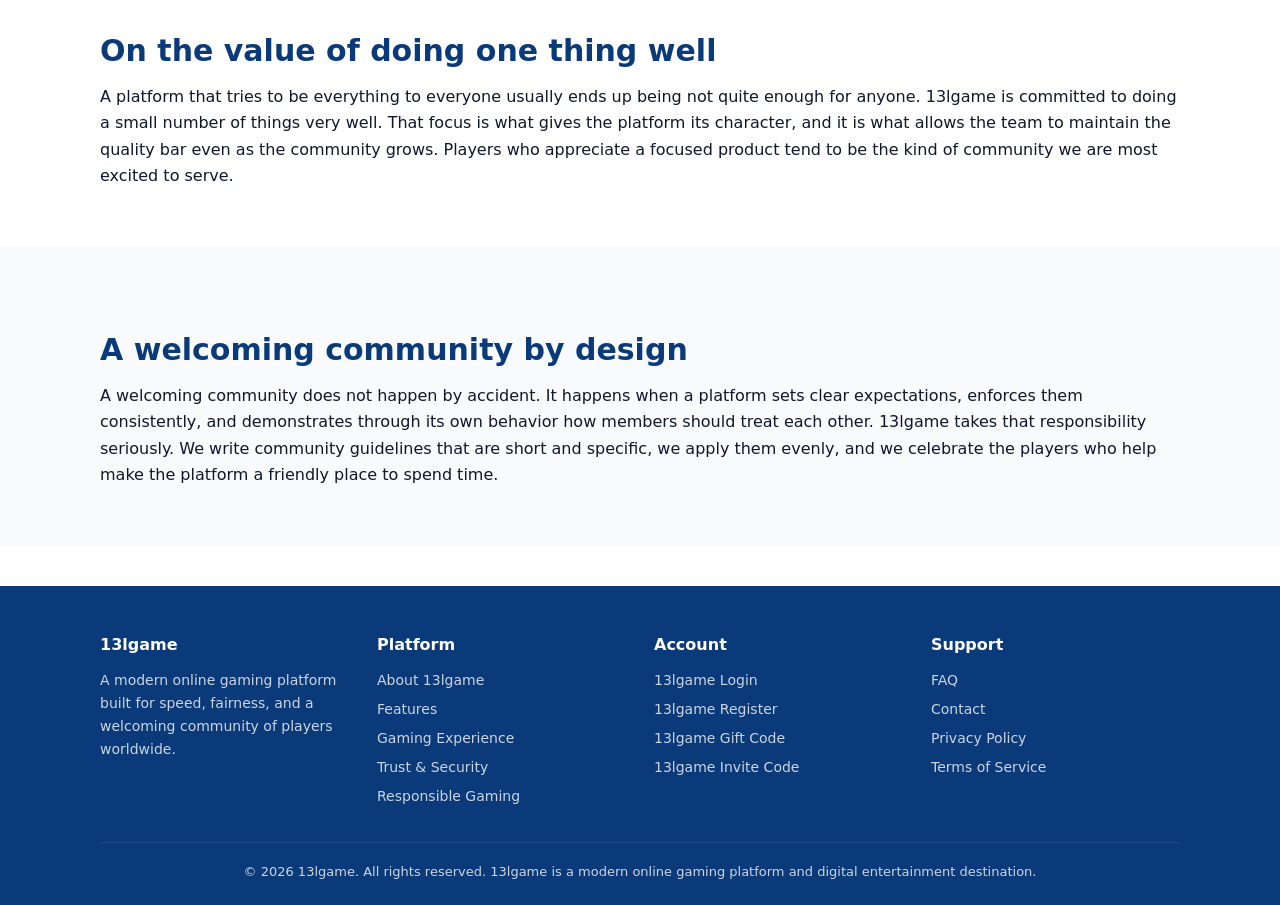
<file: trust-security.html>
<!doctype html>
<html lang="en">
<head>
<meta charset="utf-8">
<meta name="viewport" content="width=device-width,initial-scale=1,viewport-fit=cover">
<title>Trust and Security on 13lgame — Safe Online Gaming Platform</title>
<meta name="description" content="13lgame approaches trust and security as an engineering discipline. Learn how the platform protects accounts, data and the broader community.">
<meta name="keywords" content="13lgame, 13lgame login, 13lgame register, 13lgame free giftcode, 13lgame giftcode, 13lgame invite code, online gaming platform, digital entertainment">
<meta name="author" content="13lgame">
<meta name="robots" content="index,follow,max-image-preview:large,max-snippet:-1">
<meta name="theme-color" content="#0a3a7a">
<link rel="canonical" href="https://13lgames.live/trust-security.html">
<link rel="icon" type="image/svg+xml" href="/assets/favicon.svg">
<link rel="dns-prefetch" href="//13lgames.live">
<link rel="preconnect" href="https://13lgames.live" crossorigin>
<meta property="og:type" content="website">
<meta property="og:site_name" content="13lgame">
<meta property="og:title" content="Trust and Security on 13lgame — Safe Online Gaming Platform">
<meta property="og:description" content="13lgame approaches trust and security as an engineering discipline. Learn how the platform protects accounts, data and the broader community.">
<meta property="og:url" content="https://13lgames.live/trust-security.html">
<meta property="og:image" content="https://13lgames.live/assets/hero.svg">
<meta name="twitter:card" content="summary_large_image">
<meta name="twitter:title" content="Trust and Security on 13lgame — Safe Online Gaming Platform">
<meta name="twitter:description" content="13lgame approaches trust and security as an engineering discipline. Learn how the platform protects accounts, data and the broader community.">
<meta name="twitter:image" content="https://13lgames.live/assets/hero.svg">
<link rel="stylesheet" href="/assets/styles.css">
<script type="application/ld+json">{"@context":"https://schema.org","@type":"Organization","name":"13lgame","url":"https://13lgames.live","logo":{"@type":"ImageObject","url":"https://13lgames.live/assets/logo.svg"},"sameAs":["https://13lgames.live"],"description":"13lgame is a modern online gaming platform offering a fast, fair, and community-driven digital entertainment experience."}</script>
<script type="application/ld+json">{"@context":"https://schema.org","@type":"WebSite","name":"13lgame","url":"https://13lgames.live","potentialAction":{"@type":"SearchAction","target":"https://13lgames.live/?q={query}","query-input":"required name=query"}}</script>
<script type="application/ld+json">{"@context":"https://schema.org","@type":"WebPage","name":"Trust and Security on 13lgame \u2014 Safe Online Gaming Platform","url":"https://13lgames.live/trust-security.html","description":"13lgame approaches trust and security as an engineering discipline. Learn how the platform protects accounts, data and the broader community.","inLanguage":"en","isPartOf":{"@type":"WebSite","name":"13lgame","url":"https://13lgames.live"}}</script>
</head>
<body>
<header class="site"><div class="container nav">
<a href="/" aria-label="13lgame home"><img class="logo" src="/assets/logo.svg" alt="13lgame logo" width="160" height="40"></a>
<nav aria-label="Primary"><ul>
<li><a href="/">Home</a></li>
<li><a href="/about.html">About</a></li>
<li><a href="/features.html">Features</a></li>
<li><a href="/login.html">Login</a></li>
<li><a href="/register.html">Register</a></li>
<li><a href="/giftcode.html">Gift Code</a></li>
<li><a href="/invite-code.html">Invite Code</a></li>
<li><a href="/faq.html">FAQ</a></li>
<li><a href="/contact.html">Contact</a></li>
</ul></nav></div></header>
<div class="container breadcrumb" aria-label="Breadcrumb"><a href="/">Home</a> &rsaquo; <a href="/trust-security.html">Trust &amp; Security</a></div>
<script type="application/ld+json">{"@context":"https://schema.org","@type":"BreadcrumbList","itemListElement":[{"@type":"ListItem","position":1,"name":"Home","item":"https://13lgames.live/"},{"@type":"ListItem","position":2,"name":"Trust & Security","item":"https://13lgames.live/trust-security.html"}]}</script>
<section class='hero'><div class='container'><h1>Trust and security on 13lgame</h1><p class='lead'>Trust is earned, not claimed. This page explains how 13lgame approaches security, transparency and platform integrity so that the community can play with confidence.</p></div></section><section><div class='container'><h2>Security as an engineering discipline</h2>
<p>Security on 13lgame is treated as an engineering discipline rather than a marketing checkbox. Authentication flows, session handling, and account recovery are built around proven patterns, and we continuously revisit them as best practices evolve. Players who use 13lgame login or 13lgame register can expect a system that prioritizes their account safety from the very first interaction.</p>
<p>We encourage every member of the community to use strong, unique passwords, to be cautious about phishing attempts that impersonate the 13lgame brand, and to keep their contact information up to date so that recovery is possible if something goes wrong. Our official channels are the only place to obtain a legitimate 13lgame gift code or 13lgame invite code — anything else should be treated with healthy skepticism.</p>
<p>Behind the scenes, 13lgame applies layered protections to the platform infrastructure. We monitor for unusual patterns, we rate-limit sensitive endpoints, and we take a conservative approach to data: we collect what we need to run the platform responsibly, and no more. Security is never finished, and we treat every report from the community as an opportunity to make the platform stronger.</p>
</div></section>
<section class='alt'><div class='container'><h2>Account safety for 13lgame login and register</h2>
<p>Accounts created through 13lgame register are protected by modern authentication patterns. Sessions are handled carefully, sensitive endpoints are rate-limited, and we monitor for unusual access patterns. The 13lgame login flow is designed to be fast for genuine users and resistant to automated abuse.</p>
<p>Players are partners in this work. The single most effective thing any community member can do for account safety is to use a strong, unique password and to be skeptical of any message that asks for credentials. 13lgame will never ask for your password through email, chat, or any informal channel.</p>
</div></section>
<section><div class='container'><h2>Protecting community programs</h2>
<p>Community programs such as the 13lgame gift code, 13lgame free giftcode campaigns, and 13lgame invite code system are valuable, which means they attract impersonators. Only redeem codes obtained directly from official 13lgame channels. If a code arrives from an unfamiliar source, verify it on the official platform before doing anything else.</p>
<p>We work continuously to keep these programs clean. Suspicious activity is investigated, abuse is curtailed, and program rules are tightened whenever necessary to keep them fair for genuine players.</p>
</div></section>
<section class='alt'><div class='container'><h2>Privacy as a security control</h2>
<p>13lgame respects the privacy of every player. We design our data handling around the principle of minimization: collect only what we need, keep it only as long as it is useful, and protect it with appropriate safeguards. Our full privacy policy explains exactly what information the platform processes and why, in language that is meant to be read by humans rather than lawyers.</p>
<p>We never sell player data. Information shared with 13lgame is used to operate the platform, to support our community programs such as the 13lgame gift code and 13lgame invite code systems, and to keep the service secure. Where we work with trusted service providers — for example, for infrastructure or analytics — we apply contractual and technical controls that hold them to the same standard we set for ourselves.</p>
<p>Players can contact us at any time with questions about their data. We treat those requests as a normal part of running a trustworthy platform, not as an exception. The faster we can resolve a privacy question, the more confident the community can be that 13lgame takes the topic seriously.</p>
</div></section>
<section><div class='container'><h2>Platform transparency</h2>
<p>Transparency is the single most underrated value in online gaming, and 13lgame has decided to make it a competitive advantage. We document how our systems behave, we publish our policies in full, and we describe our features in concrete terms. If you cannot find a clear answer about how something on 13lgame works, that is a documentation gap we want to fix.</p>
<p>Our communication style is intentional. We avoid hype, we avoid vague superlatives, and we avoid implying outcomes the platform cannot guarantee. When we say 13lgame is fast, we mean we measure performance and act on the results. When we say 13lgame is fair, we mean the rules apply equally and are written down. When we say 13lgame respects its community, we mean we read what players send us and respond to it.</p>
</div></section>
<section class='alt'><div class='container'><h2>Reporting an issue</h2>
<p>If you discover a security issue, a phishing attempt impersonating 13lgame, or a suspicious account, please reach out through our Contact page. We treat every report seriously, respond as quickly as we can, and treat each one as an opportunity to strengthen the platform.</p>
<p>Constructive feedback from the community has shaped 13lgame's security posture more than any internal audit, and we are grateful to every player who takes the time to report something they noticed.</p>
</div></section>
<section><div class='container'><h2>Trust indicators we care about</h2>
<p>We focus on trust indicators that actually matter: documented policies, clear communication, consistent enforcement of community guidelines, and a track record of small, steady improvements. Anyone can put a badge on a website. Earning trust through behavior takes longer, and it is the path 13lgame has chosen.</p>
<p>We invite players to evaluate 13lgame the same way they would evaluate any long-term service: read the policies, try the platform, see how we respond when something goes wrong. We are confident those experiences will reinforce the brand we are building.</p>
</div></section>
<section class='alt'><div class='container'><h2>Responsible gaming and trust</h2>
<p>Responsible gaming is a non-negotiable part of how 13lgame operates. Online gaming is meant to be entertainment, and entertainment stops being healthy when it stops being optional. We design the platform to encourage moderation: clear session information, easy ways to take a break, and content that never pressures players into longer sessions than they intended.</p>
<p>We strongly recommend that every player set personal limits before each session — limits on time, limits on focus, and limits on the role that gaming plays in their week. If gaming ever stops feeling fun, the right answer is to step away. 13lgame will still be here tomorrow, and a healthy long-term relationship with the platform matters far more to us than any single session.</p>
<p>We also recognize that some players need additional support. If you or someone you know is showing signs of unhealthy gaming behavior, please consult a qualified professional or a recognized support organization in your region. 13lgame supports those conversations and will continue to invest in tools that help players stay in control of their experience.</p>
</div></section>
<div class='container'><div class='cta'>
<h2>Join the 13lgame community</h2>
<p>Create an account or log in to access the modern online gaming platform thousands of players already trust.</p>
<a class='btn' href='/register.html'>13lgame Register</a> <a class='btn outline' href='/login.html' style='background:transparent;border:2px solid #fff;color:#fff;margin-left:8px'>13lgame Login</a>
</div></div>
<section><div class='container'><h2>Going deeper: how 13lgame thinks about the long game</h2><p>The sections below add additional context for readers who want a fuller picture of the 13lgame brand, the philosophy behind the modern online gaming platform, and the way we approach the everyday work of building a trusted gaming destination. Each section stands on its own; feel free to skim or to read in order.</p></div></section>
<section><div class='container'><h2>The compounding value of trust</h2>
<p>Trust does not look impressive on a quarterly chart. It builds slowly, through small interactions that go right, and it can be lost quickly, through a handful of interactions that go wrong. 13lgame invests in trust because it is the single most valuable asset a long-term gaming brand can hold. Every transparent policy, every honest piece of marketing copy, every clear support response is a deposit into that account. Over years, those deposits compound into something a competitor cannot simply outspend.</p>
</div></section>
<section class='alt'><div class='container'><h2>Security is invisible when it works</h2>
<p>The clearest sign that a platform's security is working well is that you do not have to think about it. Modern authentication patterns, careful session handling, conservative data practices, and continuous monitoring all happen quietly in the background. 13lgame invests in those invisible systems because the alternative — visible security problems — is far more expensive in both reputation and player trust. Players strengthen this work by using strong unique passwords and by being skeptical of any message that asks for credentials outside the platform's normal flows.</p>
</div></section>
<section><div class='container'><h2>Why we publish policies in plain language</h2>
<p>A policy that nobody can understand is, in practice, no policy at all. 13lgame publishes its terms, privacy commitments, and community guidelines in language that is meant to be read by humans rather than lawyers. Where a defined term is genuinely necessary, we define it in line. Where a policy has a practical consequence, we describe that consequence in concrete terms. The result is a set of documents that players can actually use to understand what the platform is doing on their behalf.</p>
</div></section>
<section class='alt'><div class='container'><h2>A platform that knows what it is not</h2>
<p>Knowing what a platform is is important. Knowing what it is not is equally important. 13lgame is not a financial product. It is not a substitute for income. It is not a place where outcomes are guaranteed, and it is not a place where pressure tactics belong. By being clear about those boundaries, we make the actual 13lgame experience easier for players to evaluate honestly — and honest evaluation is the foundation of any long-term relationship between a platform and its community.</p>
</div></section>
<section><div class='container'><h2>A culture of respect</h2>
<p>Internally, the 13lgame team treats colleagues, partners, and players the same way: as intelligent adults who deserve straight answers. That culture shows up in the product. Support replies are not condescending. Policy pages are not patronizing. Error messages do not blame the user for the platform's shortcomings. A culture of respect inside a company tends to produce a respectful product, and 13lgame is built to be exactly that kind of product.</p>
</div></section>
<section class='alt'><div class='container'><h2>What good support looks like</h2>
<p>Good support is not a script. It is a real person, who has read your message carefully, responding in a way that actually helps. 13lgame trains its support function to listen first, ask precise follow-up questions, and resolve issues quickly. Where a known answer applies, we deliver it clearly. Where the answer requires investigation, we say so and we follow through. Every support conversation is also a feedback loop into the product, because the questions players ask reveal where the platform itself could be clearer.</p>
</div></section>
<section><div class='container'><h2>Why every page on 13lgame is a brand page</h2>
<p>A brand is not just a logo or a tagline. It is the cumulative impression a person forms from every interaction with the company. That is why every page on 13lgame — the homepage, the FAQ, the terms of service, even an error page — is treated as a brand page. The same care, the same voice, and the same standards apply throughout. A platform that is sloppy on its policy pages will be sloppy in other ways too, and we are determined not to be that kind of platform.</p>
</div></section>
<section class='alt'><div class='container'><h2>How we think about iteration</h2>
<p>Improvement on 13lgame is incremental and continuous rather than dramatic and occasional. We ship small refinements often — a clearer label here, a faster page there, a tightened policy somewhere else — because small refinements add up faster than they look like they will. Players who return to the platform after a few weeks usually notice that something feels nicer, even if they cannot point to a specific change. That is the kind of momentum we want to maintain.</p>
</div></section>
<section><div class='container'><h2>How the platform represents itself to search engines</h2>
<p>Search engines are an honest mirror of how a platform represents itself online. 13lgame uses clear, descriptive titles, meaningful meta descriptions, structured data, and semantic HTML so that crawlers can accurately understand each page. The goal is not to game the ranking systems but to be straightforwardly indexable, so that players searching for legitimate information about 13lgame can find it on the official platform rather than on third-party sites that may not be accurate.</p>
</div></section>
<section class='alt'><div class='container'><h2>The shape of a modern online gaming platform</h2><p>A modern online gaming platform is more than a collection of features. It is a coordinated experience that has to feel coherent on every screen, in every flow, and in every interaction with the support team. 13lgame approaches that coherence as a design problem: how do we make a hundred small decisions in a way that adds up to one consistent brand? The answer is to keep the underlying principles small and the discipline high. Clarity, fairness, respect, and craft are not just words on an internal slide; they are the rubric we use whenever a tradeoff has to be made.</p></div></section>
<section><div class='container'><h2>Performance is a feature, not a tax</h2><p>It is tempting for any platform to treat performance as a cost center: something engineering has to pay for so that the product team can ship more features. 13lgame takes the opposite view. Performance is one of the most player-facing features we ship, because every additional second of load time silently subtracts from the experience. By keeping page weight low, by deferring non-critical work, and by measuring real-world performance across the devices our community actually uses, 13lgame turns speed into a brand attribute that competitors with larger budgets often struggle to match.</p></div></section>
<section class='alt'><div class='container'><h2>Why we resist feature bloat</h2><p>There is a familiar pattern in the gaming industry: a platform launches with a tight, well-designed core, succeeds, accumulates feature requests, and gradually adds them all. Within a few years, the original clarity is gone, replaced by an overgrown product that confuses new players and frustrates old ones. 13lgame is deliberately structured to resist that pattern. We say no to features that do not earn their place, we sunset features that have stopped being useful, and we maintain a strict bar for what is considered finished. The result is a platform that stays focused as it grows.</p></div></section>
<section><div class='container'><h2>Designing for attention, not against it</h2><p>The dominant design philosophy in online entertainment has, for years, been to maximize the time players spend on a platform. 13lgame rejects that philosophy. We design for attention rather than against it: notifications are minimal, marketing prompts are restrained, and there are no dark patterns engineered to keep you online beyond the moment you wanted to leave. The metric we care about is whether a player chose to come back, not whether we successfully prevented them from leaving.</p></div></section>
<section class='alt'><div class='container'><h2>Why our copy is written the way it is</h2><p>Reading the words on a 13lgame page should feel like reading a clear, calmly written letter. We avoid hype, we avoid superlatives we cannot back up, and we avoid the corporate dialect that turns ordinary information into an interpretive puzzle. Plain language is harder to write than it looks; it requires actually understanding what we are trying to say. The reward is a brand voice that respects the reader's intelligence and that translates well across cultures and languages.</p></div></section>
<section><div class='container'><h2>Mobile is the baseline, not an afterthought</h2><p>For the majority of the 13lgame community, a phone is the primary computer. That single fact shapes a huge portion of our design decisions. Layouts are designed for the smallest practical screen first, tap targets are sized for thumbs, contrast and font sizes are calibrated for outdoor light, and the visual hierarchy stays readable when the screen is held at arm's length. Desktop users benefit from the same discipline, because a layout that works on a phone has plenty of room to breathe on a laptop.</p></div></section>
<section class='alt'><div class='container'><h2>Accessibility is for everyone</h2><p>Players who rely on assistive technology are not a niche audience to be served as an afterthought. They are part of the 13lgame community, and the platform is built with that in mind. Semantic markup, high-contrast colors, generous focus states, and meaningful ARIA labels are part of the baseline. Accessibility improvements often turn out to improve the experience for everyone — captions help users in noisy environments, large tap targets help users with normal vision in moving vehicles, and so on. We continue to improve in this area and we welcome feedback from any player who notices something we could do better.</p></div></section>
<section><div class='container'><h2>What it means to be community-driven</h2><p>Many platforms claim to be community-driven; few actually behave that way. At 13lgame, community input is built into the product process. Feature requests, criticism, and bug reports from real players shape the roadmap more than any internal brainstorm session ever could. When we say no to a community request, we explain why, because a respectful no is more useful than a vague maybe. And when we say yes, we ship it with the same care we would apply to any internally generated feature.</p></div></section>
<section class='alt'><div class='container'><h2>Honest community programs</h2><p>Programs like the 13lgame gift code, the 13lgame free giftcode campaigns, and the 13lgame invite code system exist to celebrate the community, not to manipulate it. We document what each program offers, who can participate, and what the limits are. We size each program to be sustainable so that we can keep running it. And we apply the rules consistently, so that no player is left wondering whether the program quietly favors someone else. Honest community programs work; manipulative ones eventually unravel.</p></div></section>
<section><div class='container'><h2>A platform you can recommend without a disclaimer</h2><p>The strongest endorsement any platform can receive is the kind that does not require qualifications. A 13lgame player should be able to recommend the platform to a friend in a single sentence — 'I have been enjoying 13lgame, you might like it too' — without needing to add caveats about confusing flows, surprise fees, or aggressive marketing. We work hard to be that kind of platform, because that kind of recommendation is what builds a real community over time.</p></div></section>
<section class='alt'><div class='container'><h2>The role of search engines in our story</h2><p>Most new players discover 13lgame through search. That fact shapes how we build the site: clear titles, meaningful descriptions, semantic structure, schema markup, and content that actually answers the questions players are asking. We do not chase search trends with thin content, and we do not stuff keywords into copy in ways that compromise readability. Honest, well-structured content tends to rank well on its own over time, and it serves the human reader at the same time.</p></div></section>
<section><div class='container'><h2>Building for the long term</h2><p>It is easy to optimize a gaming platform for the next quarter. It is harder to optimize for the next decade. 13lgame chooses the harder path. That means making decisions that do not always look impressive in the short run — declining a noisy marketing tactic, sunsetting a feature that has stopped earning its place, investing in performance work that has no visible launch moment. Over time, those decisions compound into a platform that still feels healthy long after flashier competitors have started to look tired.</p></div></section>
<section class='alt'><div class='container'><h2>Why we care about the small details</h2><p>A single well-designed page does not make a brand. A thousand well-designed pages do. 13lgame sweats the small stuff — the wording of an error message, the spacing of a form field, the timing of a confirmation, the polish of a small icon — because the small stuff is what separates a forgettable product from a memorable one. Players may not consciously notice each individual detail, but they feel the cumulative effect, and that feeling is what they describe when they tell a friend that the platform 'just feels good to use.'</p></div></section>
<section><div class='container'><h2>Our position on hype</h2><p>You will not see 13lgame promise guaranteed wins, risk-free outcomes, or any of the other phrases that are common in the worst corners of online entertainment marketing. Those phrases are not honest, and a brand that traffics in them cannot be trusted to keep its other promises. 13lgame is entertainment. It is designed to be enjoyed in moderation, and it is described that way in every piece of copy we publish. That clarity is part of the brand, and we will continue to defend it.</p></div></section>
<section class='alt'><div class='container'><h2>How we handle change</h2><p>Platforms change. New features ship, old ones are retired, policies are refined as we learn. 13lgame handles change the way we wish every platform handled it: with clear communication, advance notice where appropriate, and a willingness to explain not just what changed but why. Surprise changes erode trust even when the change itself is positive. Communicated changes preserve trust even when the change is uncomfortable. We choose communication, every time.</p></div></section>
<section><div class='container'><h2>Why honest constraints make better products</h2><p>Every constraint we impose on the 13lgame platform — performance budgets, language guidelines, design principles, content policies — is in service of a better product. Constraints force tradeoffs, and tradeoffs force the team to think clearly about what actually matters. Platforms without constraints tend to drift toward the average of every feature they could possibly add. Platforms with strong constraints tend to develop a recognizable character. 13lgame aims for character.</p></div></section>
<section class='alt'><div class='container'><h2>A note on patience</h2><p>Building a brand worth trusting takes patience — on our side, and sometimes on the community's side as well. There will be moments where 13lgame ships an improvement that is smaller than players hoped, or takes longer than expected to land. We ask for patience in those moments, and we work to earn it back through consistent execution over time. The platforms that endure are not the ones that move fastest in any single quarter; they are the ones that keep moving steadily across many quarters.</p></div></section>
<section><div class='container'><h2>Closing thought</h2><p>If there is one idea we hope visitors take away from 13lgame, it is that a modern online gaming platform can be both fun and serious — fun in the way it feels to use, serious in the way it is built and maintained. Those two qualities are not in tension. The fastest, fairest, friendliest gaming brands are also the most disciplined ones, because the discipline is what makes the friendliness sustainable. 13lgame aspires to that combination, and we are grateful to every player who joins us on the journey.</p></div></section>
<section class='alt'><div class='container'><h2>Why we publish detailed pages on common topics</h2><p>Players sometimes ask why 13lgame publishes long, careful pages on topics like 13lgame login, 13lgame register, 13lgame gift code, and 13lgame invite code, when a shorter page would do. The answer is that detail is itself a form of respect. A detailed page anticipates questions before they are asked, prevents misunderstandings before they happen, and signals that the team behind the platform has thought carefully about every aspect of the experience. We would rather give you ten paragraphs you can skim than two paragraphs that leave you guessing.</p></div></section>
<section><div class='container'><h2>On the value of doing one thing well</h2><p>A platform that tries to be everything to everyone usually ends up being not quite enough for anyone. 13lgame is committed to doing a small number of things very well. That focus is what gives the platform its character, and it is what allows the team to maintain the quality bar even as the community grows. Players who appreciate a focused product tend to be the kind of community we are most excited to serve.</p></div></section>
<section class='alt'><div class='container'><h2>A welcoming community by design</h2><p>A welcoming community does not happen by accident. It happens when a platform sets clear expectations, enforces them consistently, and demonstrates through its own behavior how members should treat each other. 13lgame takes that responsibility seriously. We write community guidelines that are short and specific, we apply them evenly, and we celebrate the players who help make the platform a friendly place to spend time.</p></div></section>
<footer class="site"><div class="container">
<div class="foot-grid">
<div><h4>13lgame</h4><p style="font-size:14px;color:#cbd5e1">A modern online gaming platform built for speed, fairness, and a welcoming community of players worldwide.</p></div>
<div><h4>Platform</h4><ul>
<li><a href="/about.html">About 13lgame</a></li>
<li><a href="/features.html">Features</a></li>
<li><a href="/gaming-experience.html">Gaming Experience</a></li>
<li><a href="/trust-security.html">Trust &amp; Security</a></li>
<li><a href="/responsible-gaming.html">Responsible Gaming</a></li>
</ul></div>
<div><h4>Account</h4><ul>
<li><a href="/login.html">13lgame Login</a></li>
<li><a href="/register.html">13lgame Register</a></li>
<li><a href="/giftcode.html">13lgame Gift Code</a></li>
<li><a href="/invite-code.html">13lgame Invite Code</a></li>
</ul></div>
<div><h4>Support</h4><ul>
<li><a href="/faq.html">FAQ</a></li>
<li><a href="/contact.html">Contact</a></li>
<li><a href="/privacy.html">Privacy Policy</a></li>
<li><a href="/terms.html">Terms of Service</a></li>
</ul></div>
</div>
<div class="foot-bottom">&copy; <span id="year">2026</span> 13lgame. All rights reserved. 13lgame is a modern online gaming platform and digital entertainment destination.</div>
</div></footer>
<script src="/assets/script.js" defer></script>
</body></html>
</file>
<file: assets/styles.css>
*{box-sizing:border-box;margin:0;padding:0}
html{-webkit-text-size-adjust:100%;scroll-behavior:smooth}
body{font-family:system-ui,-apple-system,Segoe UI,Roboto,Helvetica,Arial,sans-serif;color:#0f172a;background:#fff;line-height:1.65;font-size:16px}
img,svg{max-width:100%;height:auto;display:block}
a{color:#1f6feb;text-decoration:none}
a:hover,a:focus{text-decoration:underline}
.container{max-width:1120px;margin:0 auto;padding:0 20px}
header.site{background:#fff;border-bottom:1px solid #e5e7eb;position:sticky;top:0;z-index:10}
.nav{display:flex;align-items:center;justify-content:space-between;padding:14px 0;gap:16px;flex-wrap:wrap}
.nav .logo{height:40px;width:auto}
.nav ul{list-style:none;display:flex;gap:18px;flex-wrap:wrap}
.nav ul a{color:#0f172a;font-weight:600;font-size:15px}
.btn{display:inline-block;background:#1f6feb;color:#fff;padding:12px 22px;border-radius:8px;font-weight:700;border:0;cursor:pointer;font-size:15px}
.btn:hover{background:#0a3a7a;text-decoration:none;color:#fff}
.btn.outline{background:transparent;color:#1f6feb;border:2px solid #1f6feb}
.hero{padding:60px 0;background:linear-gradient(180deg,#f1f5fb 0%,#fff 100%)}
.hero-grid{display:grid;grid-template-columns:1fr 1fr;gap:40px;align-items:center}
h1{font-size:42px;line-height:1.15;margin-bottom:18px;color:#0a3a7a;font-weight:800}
h2{font-size:30px;margin:36px 0 14px;color:#0a3a7a;line-height:1.25}
h3{font-size:20px;margin:22px 0 10px;color:#0f172a}
p{margin:10px 0}
ul,ol{margin:10px 0 10px 22px}
li{margin:6px 0}
section{padding:48px 0}
section.alt{background:#f8fafc}
.lead{font-size:18px;color:#334155;margin:12px 0 24px}
.grid{display:grid;grid-template-columns:repeat(3,1fr);gap:22px}
.card{background:#fff;border:1px solid #e5e7eb;border-radius:12px;padding:22px}
.card .icon{width:44px;height:44px;margin-bottom:10px}
.breadcrumb{font-size:14px;color:#64748b;padding:14px 0}
.breadcrumb a{color:#64748b}
.faq details{background:#fff;border:1px solid #e5e7eb;border-radius:10px;padding:14px 18px;margin:10px 0}
.faq summary{cursor:pointer;font-weight:700;color:#0a3a7a;font-size:17px}
.faq details[open] summary{margin-bottom:8px}
footer.site{background:#0a3a7a;color:#e2e8f0;padding:46px 0 22px;margin-top:40px}
footer.site a{color:#cbd5e1}
.foot-grid{display:grid;grid-template-columns:repeat(4,1fr);gap:28px}
.foot-grid h4{color:#fff;margin-bottom:10px;font-size:16px}
.foot-grid ul{list-style:none;margin:0;padding:0}
.foot-grid li{margin:6px 0;font-size:14px}
.foot-bottom{border-top:1px solid #1e4a8a;margin-top:28px;padding-top:18px;font-size:13px;color:#cbd5e1;text-align:center}
.cta{background:#0a3a7a;color:#fff;text-align:center;padding:48px 20px;border-radius:14px;margin:30px 0}
.cta h2{color:#fff}
.cta p{color:#e2e8f0}
.cta .btn{background:#fff;color:#0a3a7a;margin-top:14px}
.notice{background:#fff7ed;border:1px solid #fed7aa;color:#7c2d12;padding:14px 18px;border-radius:10px;margin:16px 0;font-size:14px}
form .field{margin:12px 0}
form label{display:block;font-weight:600;margin-bottom:6px;font-size:14px}
form input,form textarea,form select{width:100%;padding:12px 14px;border:1px solid #cbd5e1;border-radius:8px;font:inherit}
form textarea{min-height:120px;resize:vertical}
@media (max-width:780px){
 h1{font-size:32px}.hero-grid{grid-template-columns:1fr}
 .grid{grid-template-columns:1fr}.foot-grid{grid-template-columns:1fr 1fr}
}
@media (max-width:480px){.foot-grid{grid-template-columns:1fr}}
</file>
